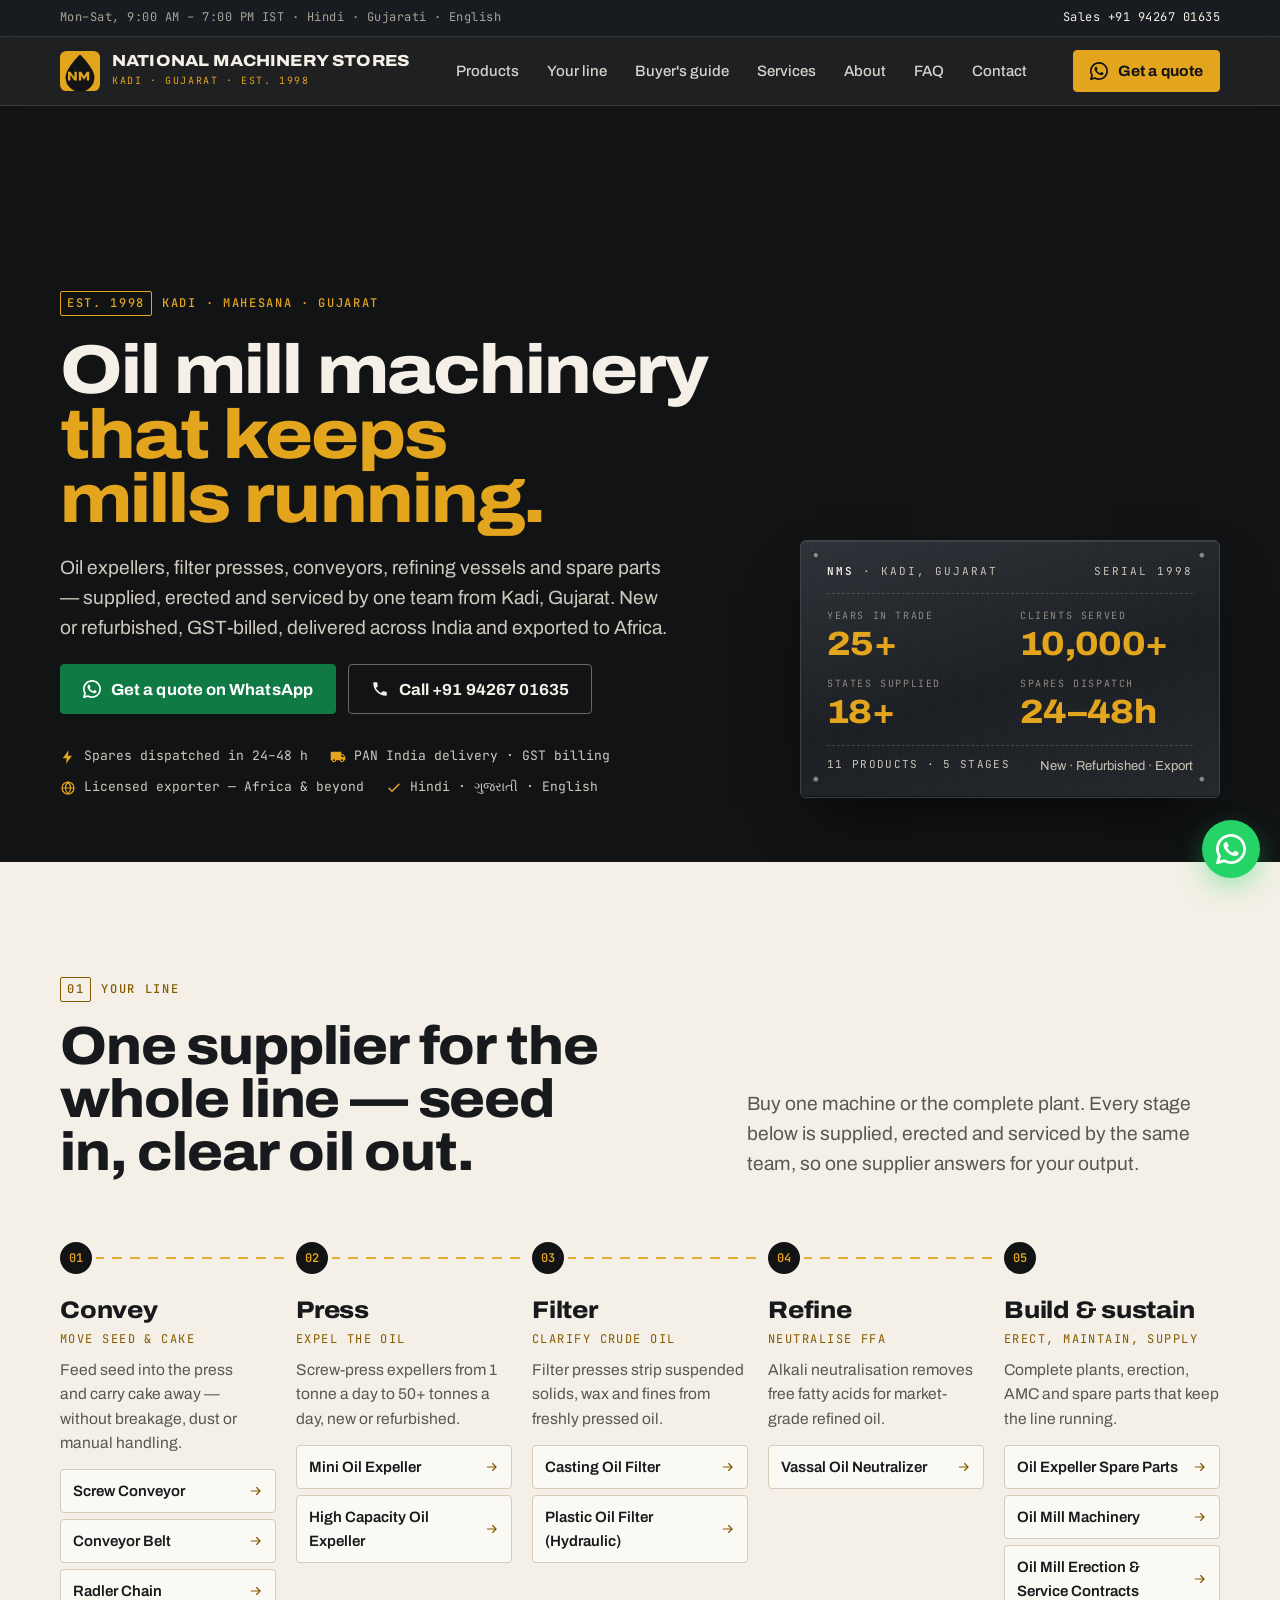
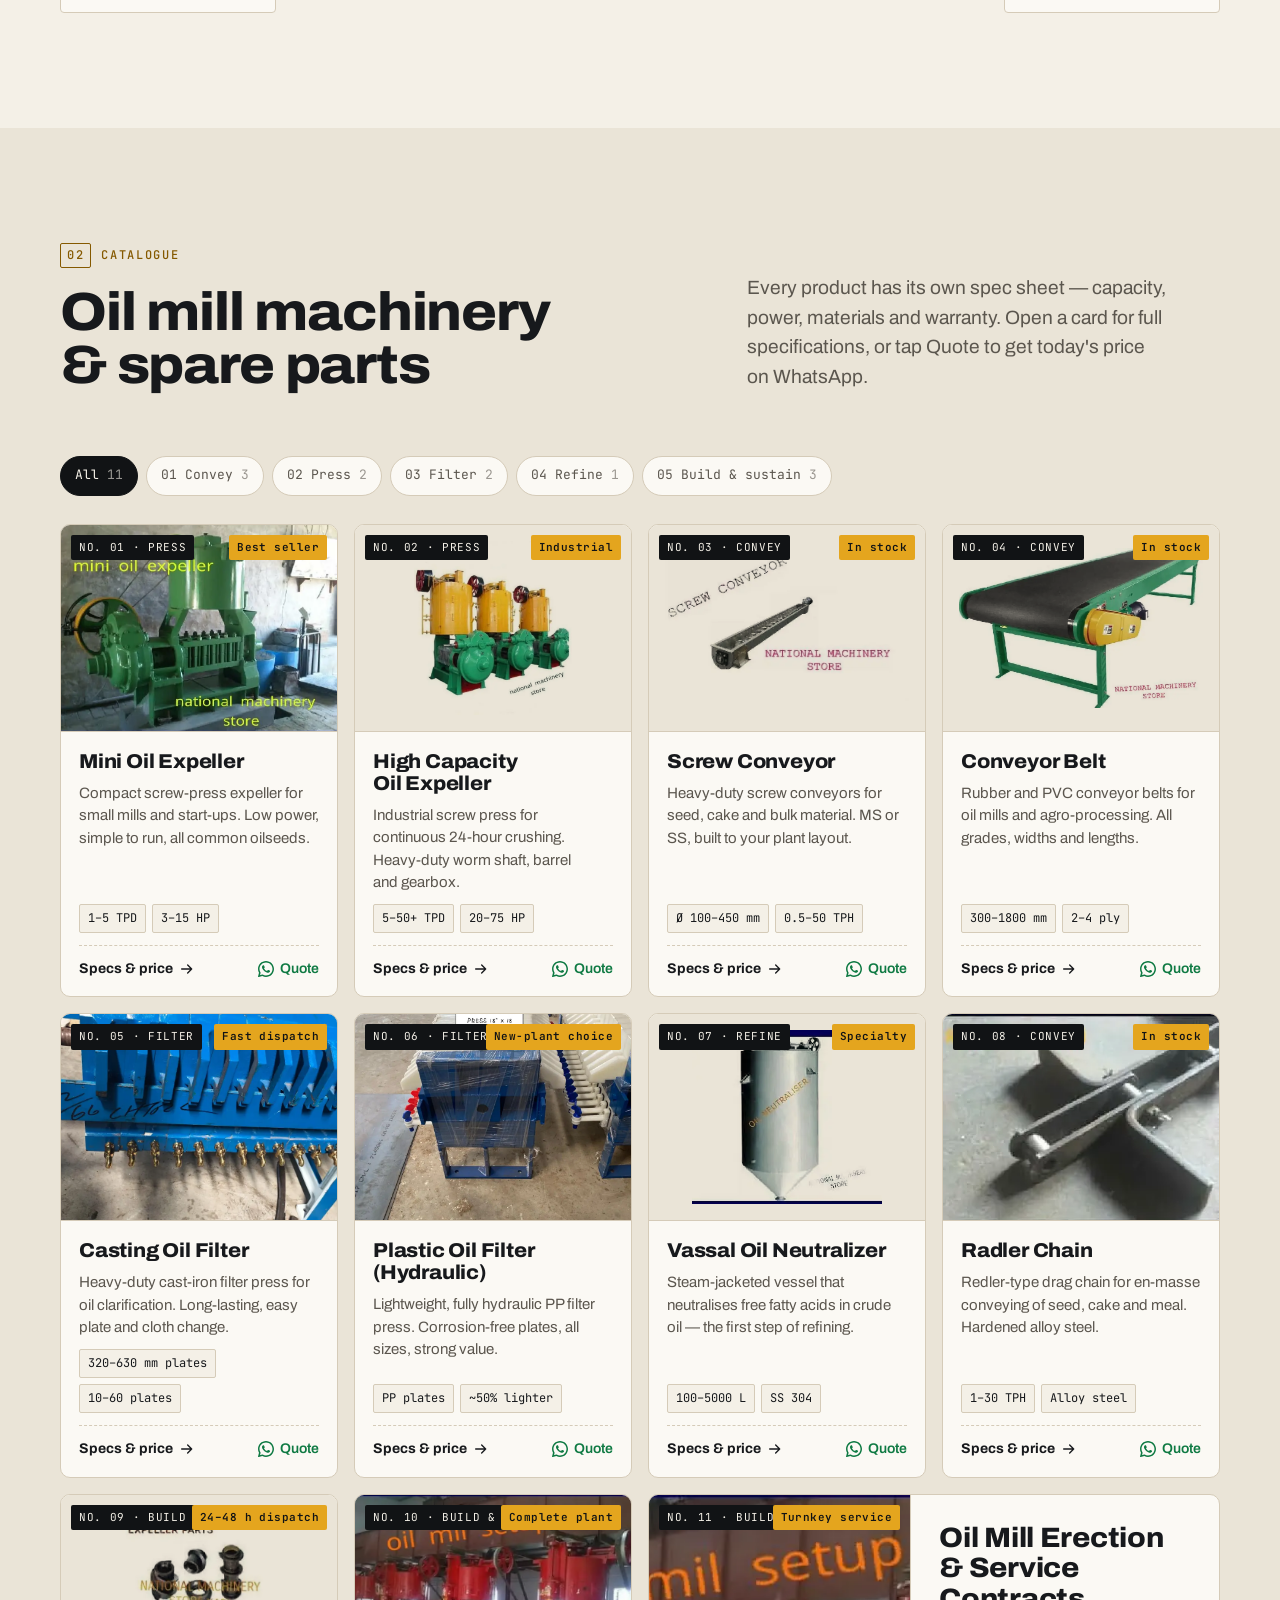
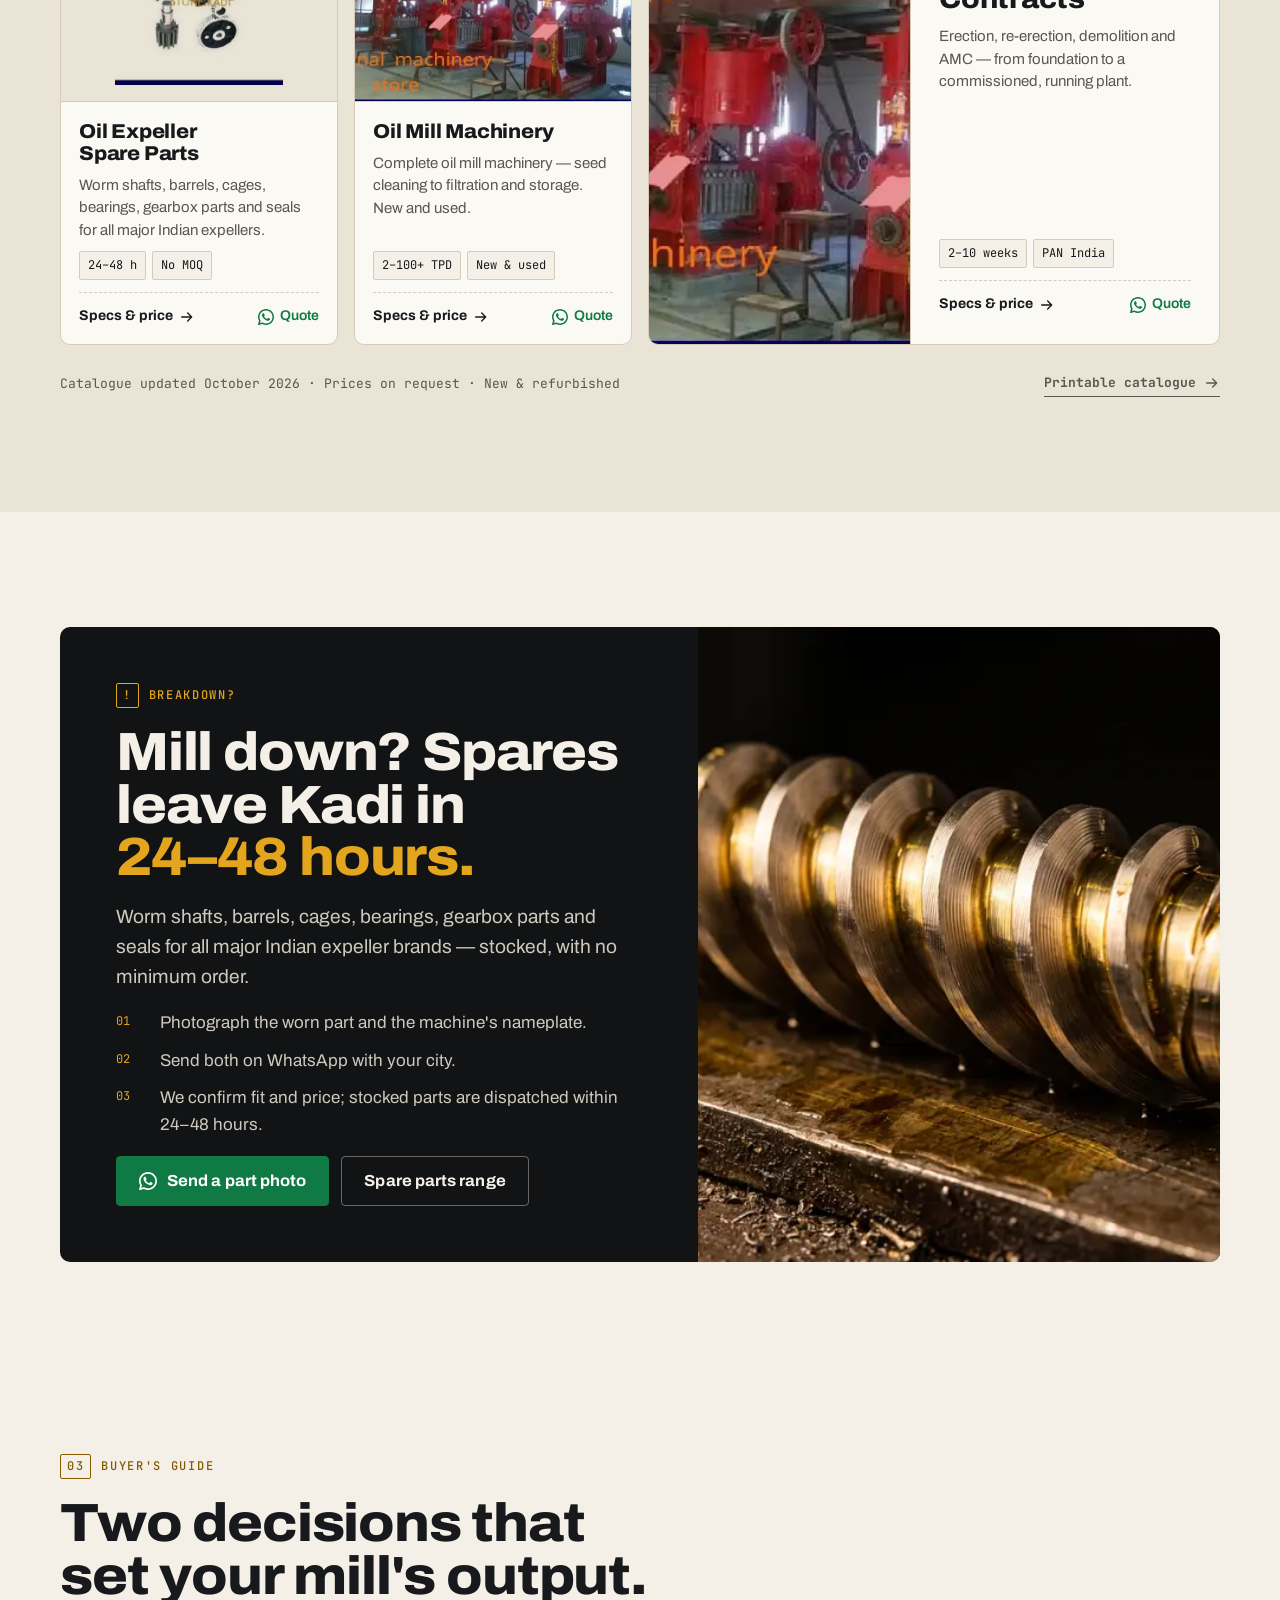
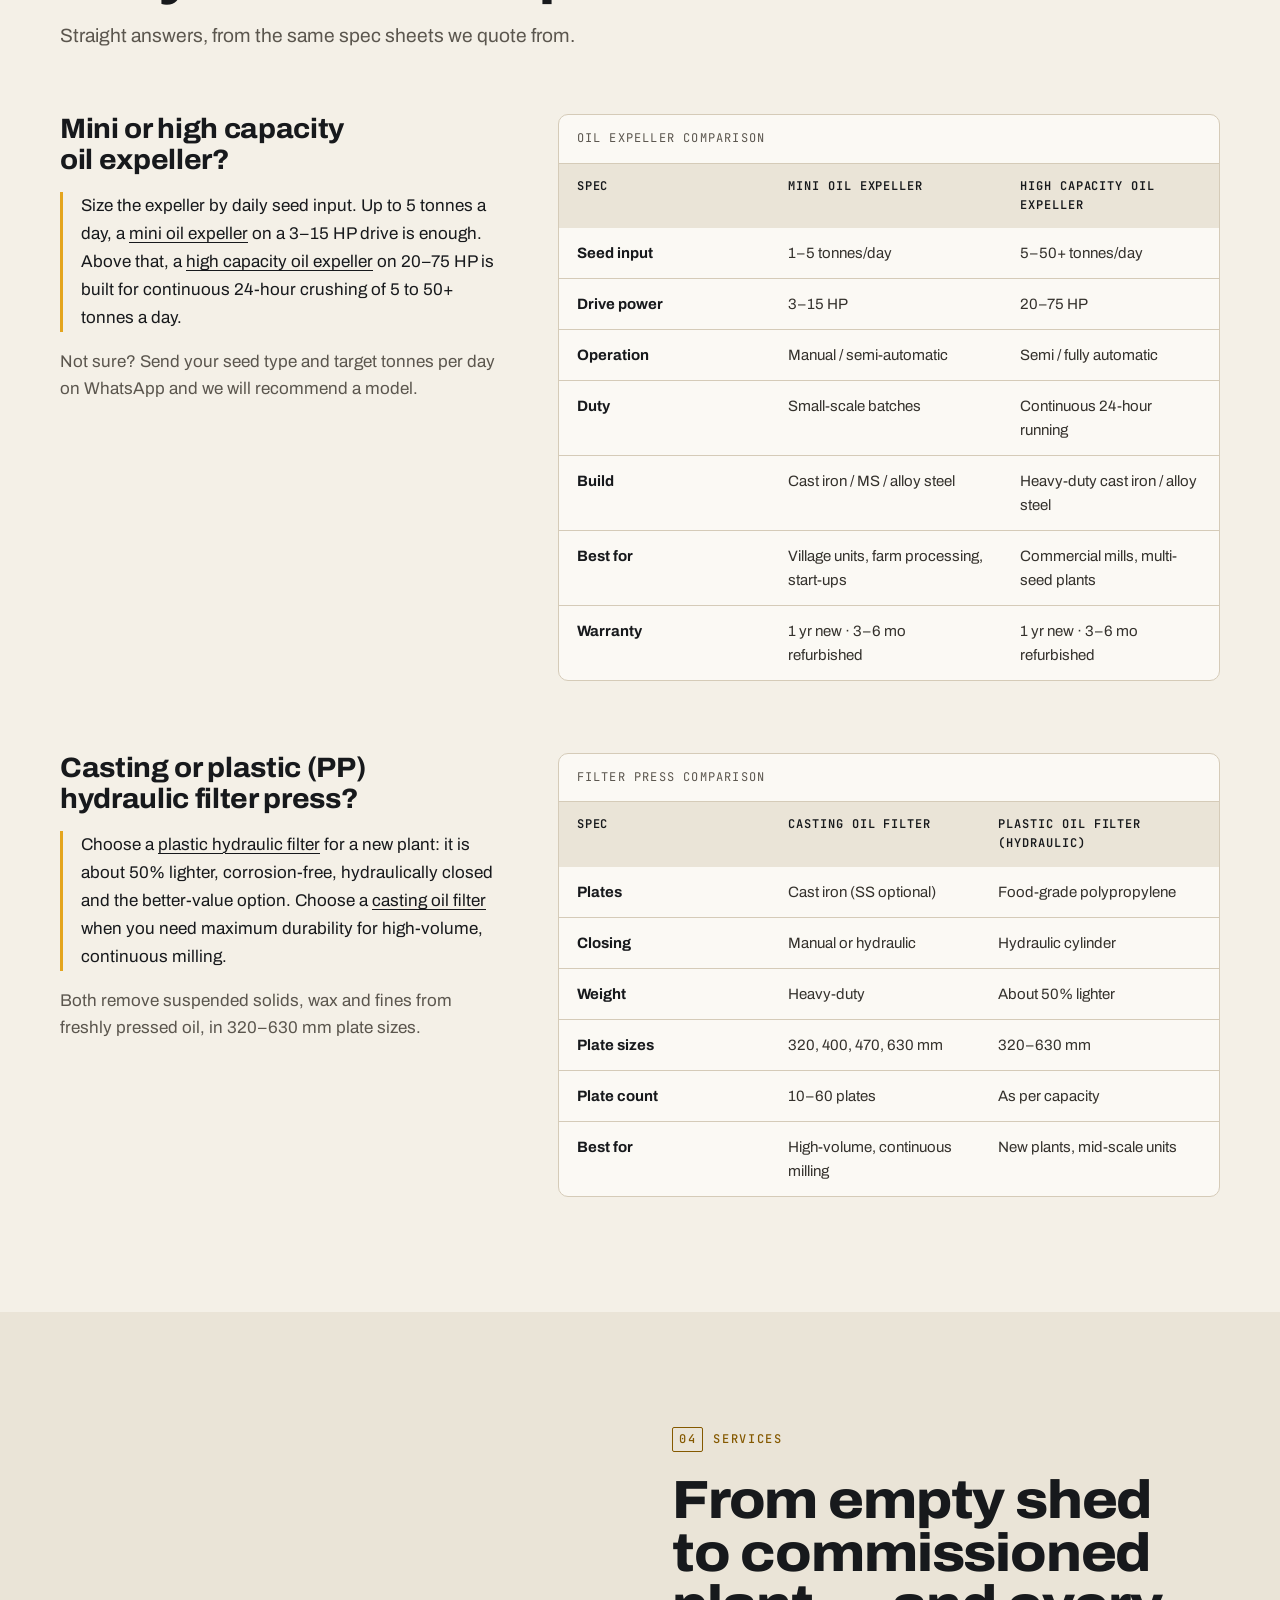
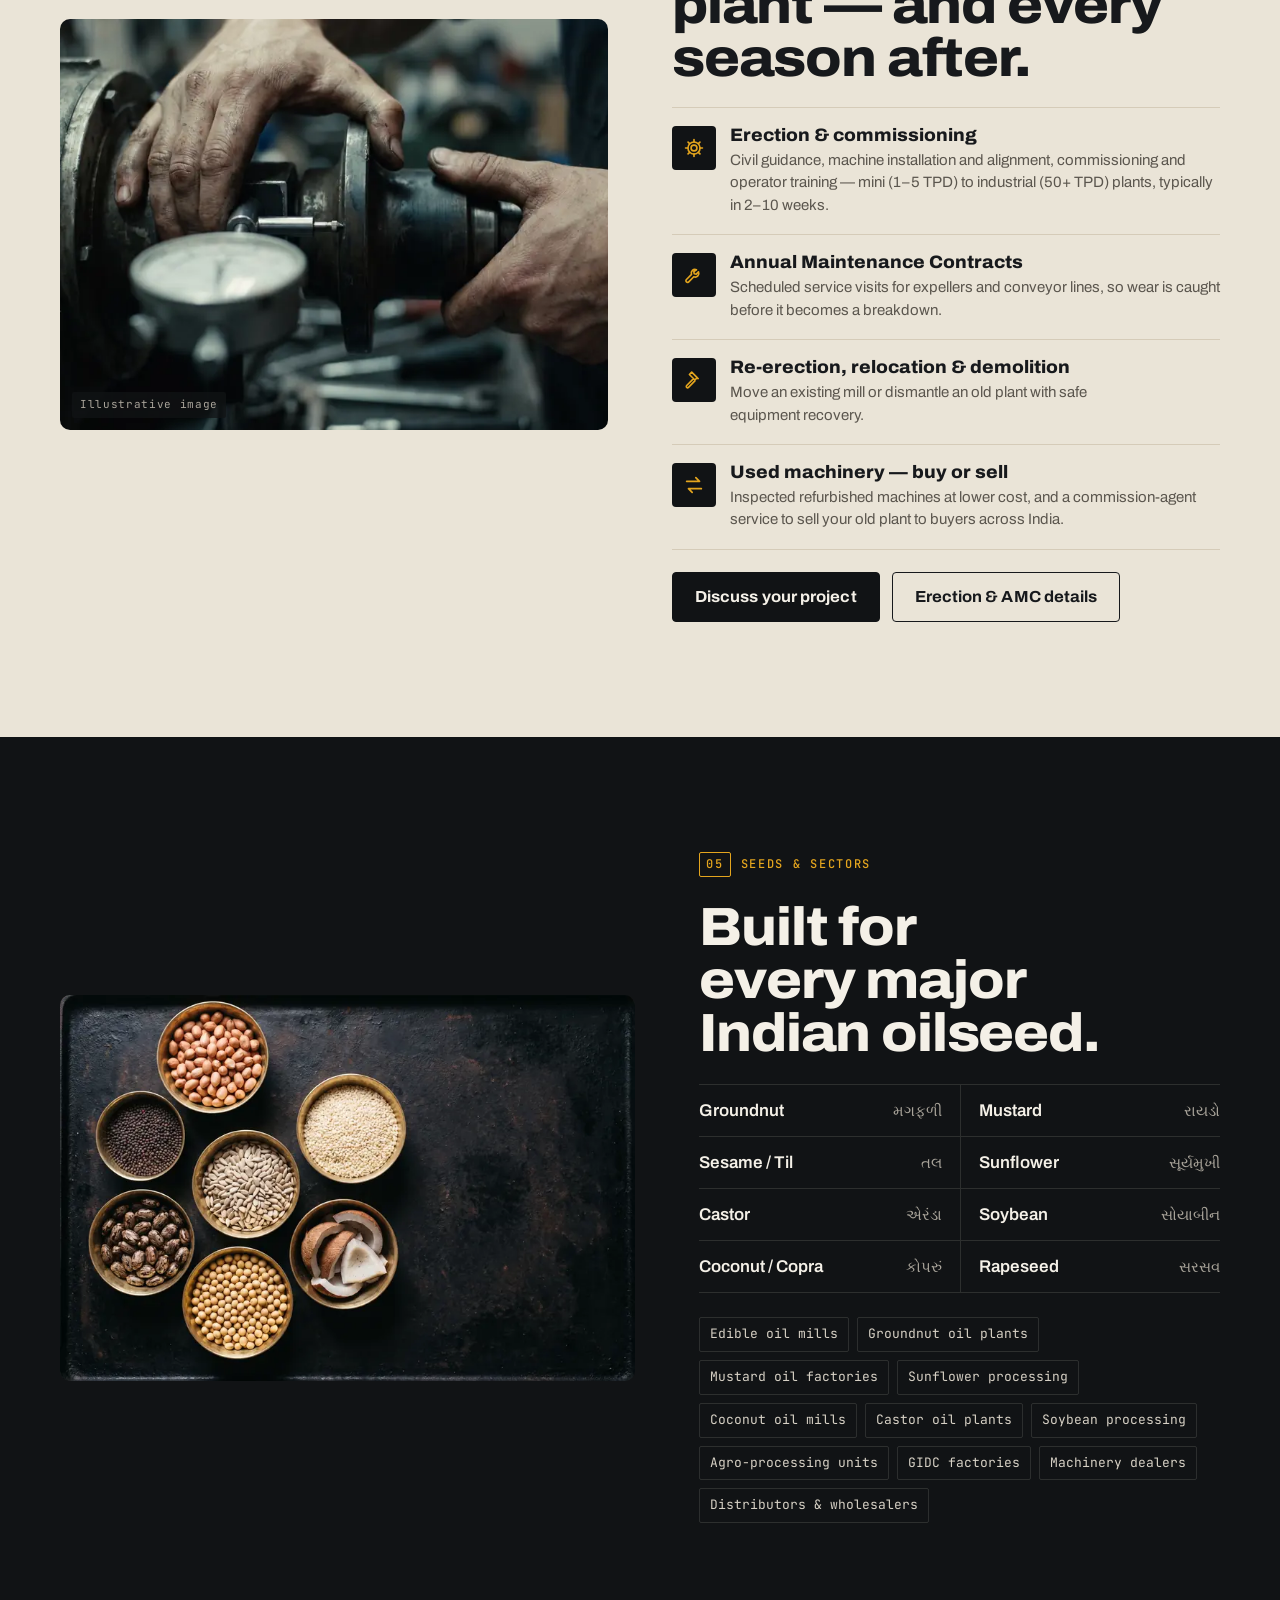
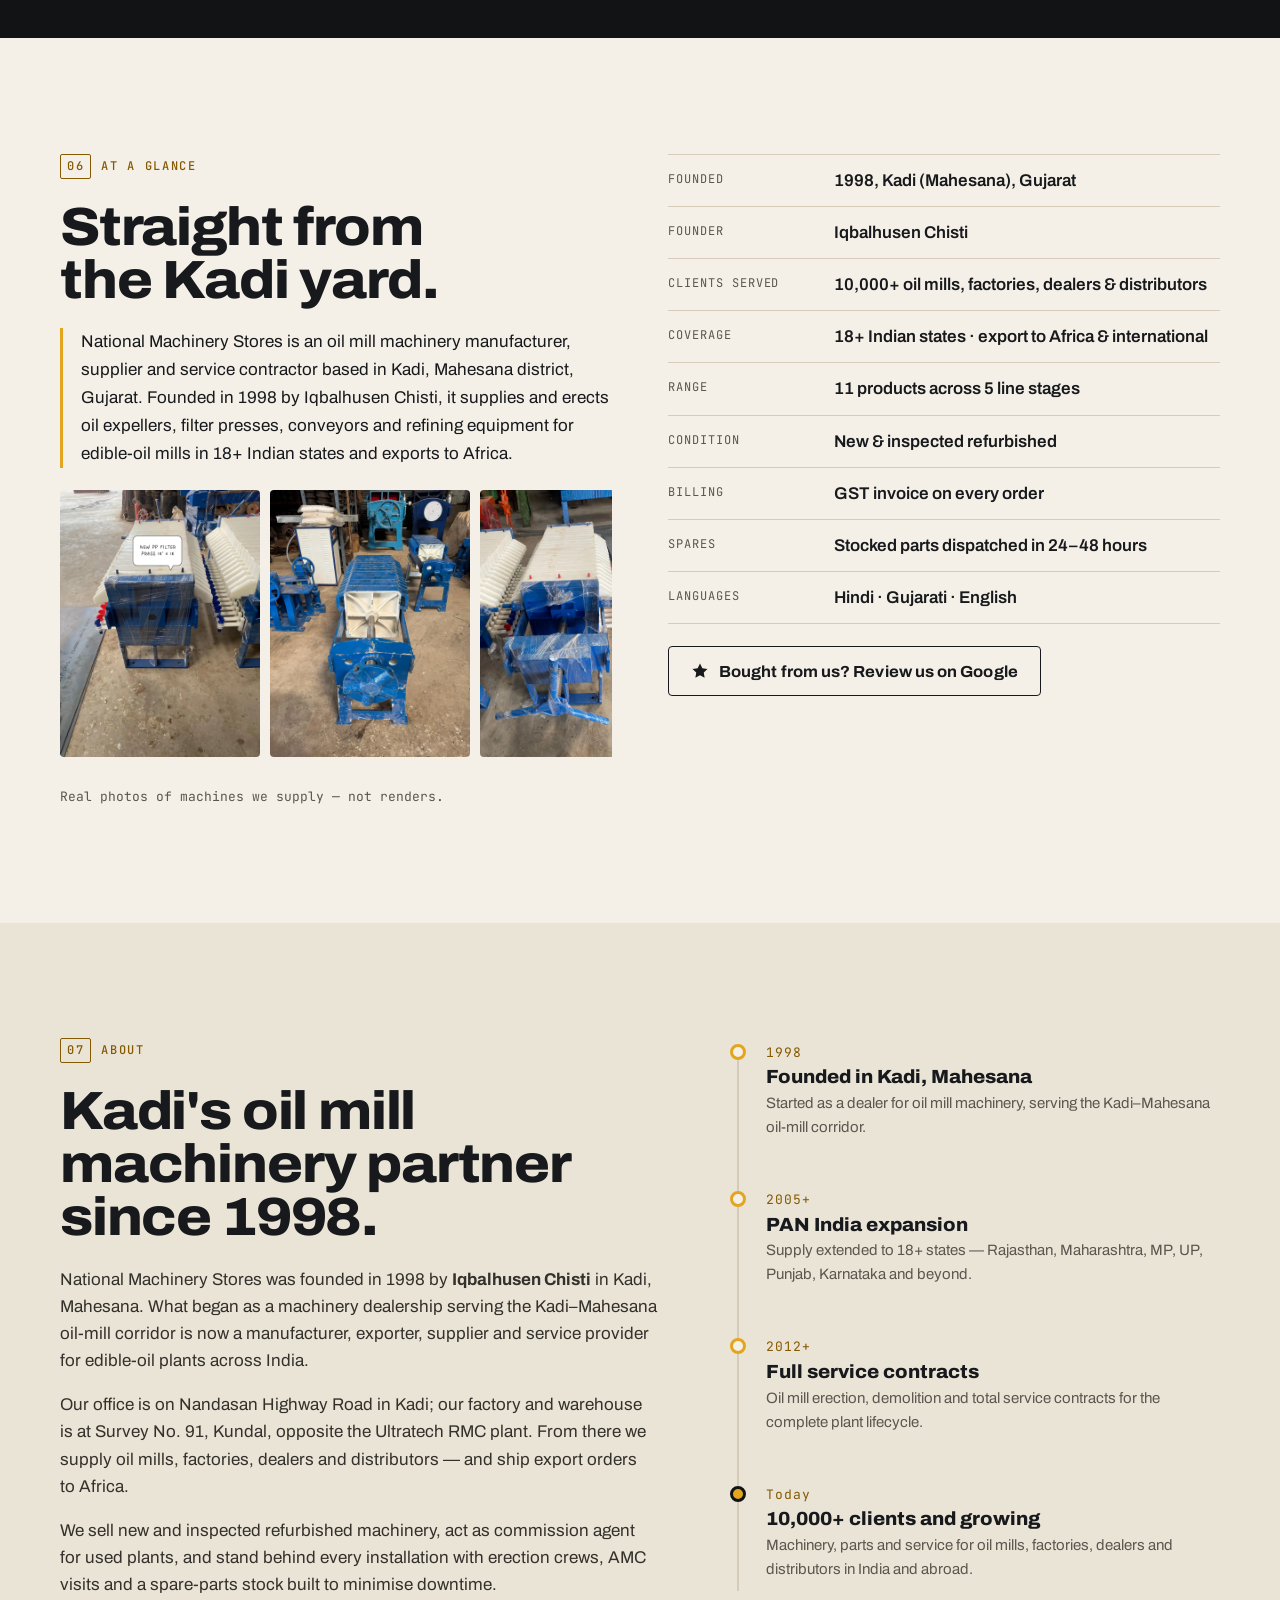
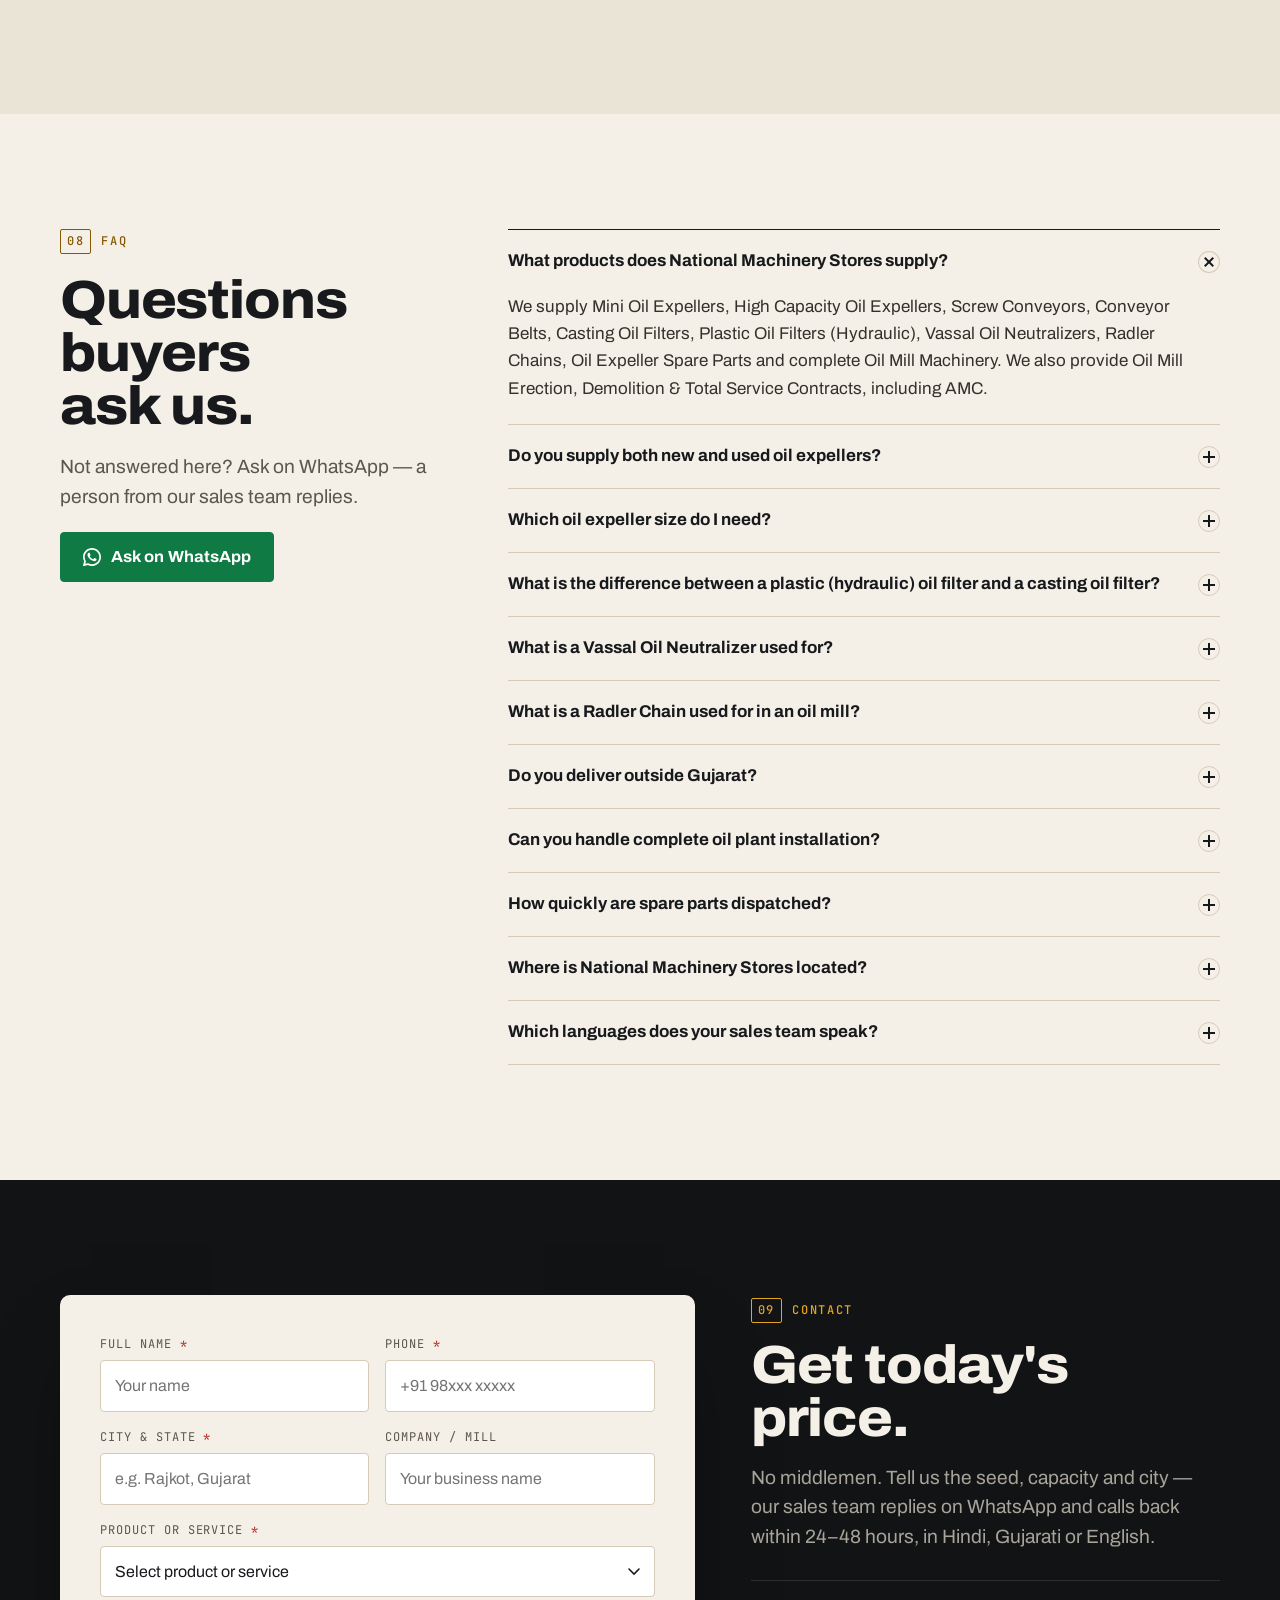
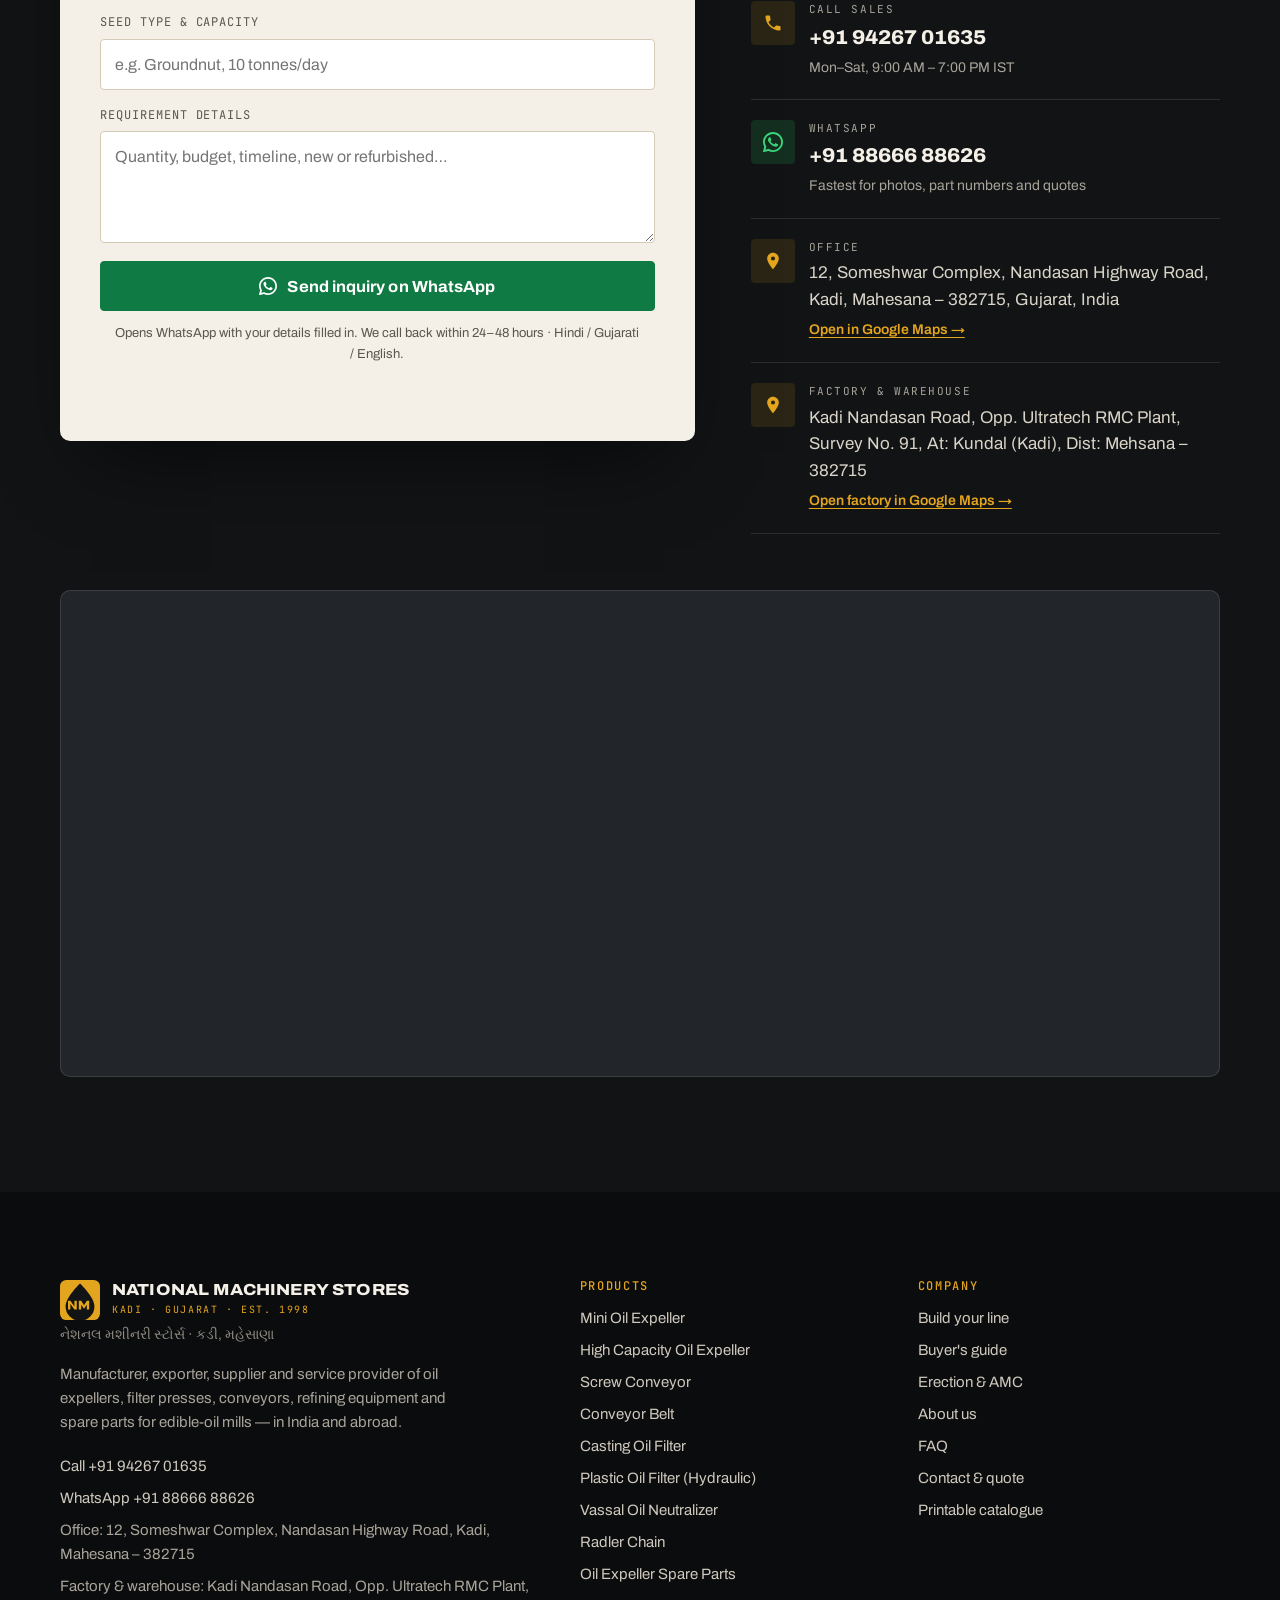
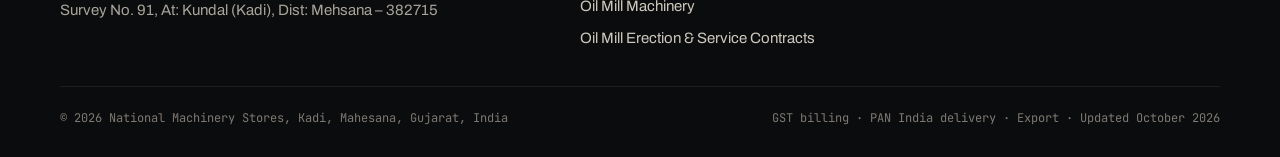
<file: index.html>
<!doctype html>
<html lang="en-IN" data-wa="918866688626">
<head>
<meta charset="utf-8">
<meta name="viewport" content="width=device-width, initial-scale=1">
<title>Oil Mill Machinery &amp; Oil Expellers, Kadi Gujarat | National Machinery Stores</title>
<meta name="description" content="Oil expellers, filter presses, screw conveyors, Radler chains and spare parts — supplied, erected and serviced from Kadi, Gujarat since 1998. Spares in 24–48 h.">
<link rel="canonical" href="https://nationalmachinerystores.com/">
<meta name="robots" content="index, follow, max-image-preview:large">
<meta name="theme-color" content="#111315">
<meta property="og:site_name" content="National Machinery Stores">
<meta property="og:type" content="website">
<meta property="og:locale" content="en_IN">
<meta property="og:title" content="Oil Mill Machinery That Keeps Mills Running | National Machinery Stores">
<meta property="og:description" content="Oil expellers, filter presses, conveyors, refining equipment and spare parts — supplied, erected and serviced from Kadi, Gujarat since 1998.">
<meta property="og:url" content="https://nationalmachinerystores.com/">
<meta property="og:image" content="https://nationalmachinerystores.com/images/og/og-home.jpg">
<meta property="og:image:width" content="1200">
<meta property="og:image:height" content="630">
<meta name="twitter:card" content="summary_large_image">
<meta name="twitter:title" content="Oil Mill Machinery That Keeps Mills Running | National Machinery Stores">
<meta name="twitter:description" content="Oil expellers, filter presses, conveyors and spare parts from Kadi, Gujarat since 1998.">
<meta name="twitter:image" content="https://nationalmachinerystores.com/images/og/og-home.jpg">
<link rel="icon" href="favicon.svg" type="image/svg+xml">
<link rel="icon" href="images/brand/favicon-48.png" sizes="48x48" type="image/png">
<link rel="apple-touch-icon" href="images/brand/apple-touch-icon.png">
<link rel="manifest" href="site.webmanifest">
<link rel="preconnect" href="https://fonts.googleapis.com">
<link rel="preconnect" href="https://fonts.gstatic.com" crossorigin>
<link rel="preload" as="image" media="(min-width: 721px)" imagesrcset="images/editorial/hero-oil-expeller-1400.webp 1400w, images/editorial/hero-oil-expeller-2400.webp 2400w" imagesizes="100vw" fetchpriority="high">
<link rel="preload" as="image" media="(max-width: 720px)" href="images/editorial/hero-oil-expeller-portrait.webp" fetchpriority="high">
<link rel="stylesheet" href="https://fonts.googleapis.com/css2?family=Archivo:wdth,wght@62..125,100..900&amp;family=JetBrains+Mono:wght@400;500;600&amp;display=swap">
<!-- @gen:assets-css -->
<link rel="stylesheet" href="assets/css/site.css?v=cb66d561">
<!-- /@gen:assets-css -->
<!-- @gen:jsonld -->
<script type="application/ld+json">{"@context":"https://schema.org","@graph":[{"@type":"LocalBusiness","@id":"https://nationalmachinerystores.com/#business","name":"National Machinery Stores","alternateName":["NMS Kadi","નેશનલ મશીનરી સ્ટોર્સ"],"url":"https://nationalmachinerystores.com/","logo":"https://nationalmachinerystores.com/images/brand/logo-512.png","image":["https://nationalmachinerystores.com/images/og/og-home.jpg","https://nationalmachinerystores.com/images/products/oil-mill-machinery.webp"],"description":"Oil mill machinery manufacturer, exporter, supplier and service provider in Kadi, Mahesana, Gujarat. Oil expellers, filter presses, screw conveyors, Radler chains, conveyor belts, vassal oil neutralizers, spare parts, and oil mill erection and AMC.","foundingDate":"1998","founder":{"@type":"Person","name":"Iqbalhusen Chisti"},"telephone":"+919426701635","priceRange":"₹₹","currenciesAccepted":"INR","address":{"@type":"PostalAddress","streetAddress":"12, Someshwar Complex, Nandasan Highway Road","addressLocality":"Kadi","addressRegion":"Gujarat","postalCode":"382715","addressCountry":"IN"},"geo":{"@type":"GeoCoordinates","latitude":23.3152919,"longitude":72.3431149},"hasMap":"https://maps.app.goo.gl/qNyq7Abf3dqh4Upk6","openingHoursSpecification":[{"@type":"OpeningHoursSpecification","dayOfWeek":["Monday","Tuesday","Wednesday","Thursday","Friday","Saturday"],"opens":"09:00","closes":"19:00"}],"areaServed":[{"@type":"Country","name":"India"},{"@type":"Continent","name":"Africa"}],"knowsLanguage":["hi","gu","en"],"contactPoint":[{"@type":"ContactPoint","telephone":"+919426701635","contactType":"sales","areaServed":["IN","Africa"],"availableLanguage":["Hindi","Gujarati","English"]},{"@type":"ContactPoint","telephone":"+918866688626","contactType":"customer support","description":"WhatsApp","availableLanguage":["Hindi","Gujarati","English"]}],"department":{"@type":"LocalBusiness","name":"National Machinery Stores — Factory & Warehouse","address":{"@type":"PostalAddress","streetAddress":"Kadi Nandasan Road, Opp. Ultratech RMC Plant, Survey No. 91, Kundal","addressLocality":"Kadi","addressRegion":"Gujarat","postalCode":"382715","addressCountry":"IN"},"hasMap":"https://maps.app.goo.gl/KRnviLk4poASXEFR6"},"sameAs":["https://maps.app.goo.gl/qNyq7Abf3dqh4Upk6"],"knowsAbout":["Oil expeller","Oil mill machinery","Filter press","Edible oil refining","Screw conveyor","En-masse conveyor","Oil mill erection"],"hasOfferCatalog":{"@type":"OfferCatalog","name":"Oil mill machinery & services","itemListElement":[{"@type":"Offer","itemOffered":{"@type":"Product","name":"Mini Oil Expeller","url":"https://nationalmachinerystores.com/products/mini-oil-expeller.html"}},{"@type":"Offer","itemOffered":{"@type":"Product","name":"High Capacity Oil Expeller","url":"https://nationalmachinerystores.com/products/high-capacity-oil-expeller.html"}},{"@type":"Offer","itemOffered":{"@type":"Product","name":"Screw Conveyor","url":"https://nationalmachinerystores.com/products/screw-conveyor.html"}},{"@type":"Offer","itemOffered":{"@type":"Product","name":"Conveyor Belt","url":"https://nationalmachinerystores.com/products/conveyor-belt.html"}},{"@type":"Offer","itemOffered":{"@type":"Product","name":"Casting Oil Filter","url":"https://nationalmachinerystores.com/products/casting-oil-filter.html"}},{"@type":"Offer","itemOffered":{"@type":"Product","name":"Plastic Oil Filter (Hydraulic)","url":"https://nationalmachinerystores.com/products/plastic-oil-filter-hydraulic.html"}},{"@type":"Offer","itemOffered":{"@type":"Product","name":"Vassal Oil Neutralizer","url":"https://nationalmachinerystores.com/products/vassal-oil-neutralizer.html"}},{"@type":"Offer","itemOffered":{"@type":"Product","name":"Radler Chain","url":"https://nationalmachinerystores.com/products/radler-chain.html"}},{"@type":"Offer","itemOffered":{"@type":"Product","name":"Oil Expeller Spare Parts","url":"https://nationalmachinerystores.com/products/oil-expeller-spare-parts.html"}},{"@type":"Offer","itemOffered":{"@type":"Product","name":"Oil Mill Machinery","url":"https://nationalmachinerystores.com/products/oil-mill-machinery.html"}},{"@type":"Offer","itemOffered":{"@type":"Service","name":"Oil Mill Erection & Service Contracts","url":"https://nationalmachinerystores.com/products/oil-mill-erection-service.html"}}]}},{"@type":"WebSite","@id":"https://nationalmachinerystores.com/#website","url":"https://nationalmachinerystores.com/","name":"National Machinery Stores","inLanguage":"en-IN","publisher":{"@id":"https://nationalmachinerystores.com/#business"}},{"@type":"WebPage","@id":"https://nationalmachinerystores.com/#webpage","url":"https://nationalmachinerystores.com/","name":"Oil Mill Machinery & Oil Expellers | National Machinery Stores, Kadi","isPartOf":{"@id":"https://nationalmachinerystores.com/#website"},"about":{"@id":"https://nationalmachinerystores.com/#business"},"dateModified":"2026-10-01","inLanguage":"en-IN","primaryImageOfPage":"https://nationalmachinerystores.com/images/editorial/hero-oil-expeller-1400.webp"},{"@type":"FAQPage","@id":"https://nationalmachinerystores.com/#faq","mainEntity":[{"@type":"Question","name":"What products does National Machinery Stores supply?","acceptedAnswer":{"@type":"Answer","text":"We supply Mini Oil Expellers, High Capacity Oil Expellers, Screw Conveyors, Conveyor Belts, Casting Oil Filters, Plastic Oil Filters (Hydraulic), Vassal Oil Neutralizers, Radler Chains, Oil Expeller Spare Parts and complete Oil Mill Machinery. We also provide Oil Mill Erection, Demolition & Total Service Contracts, including AMC."}},{"@type":"Question","name":"Do you supply both new and used oil expellers?","acceptedAnswer":{"@type":"Answer","text":"Yes. We deal in both new and used (refurbished) oil expellers and oil mill machinery. We also work as commission agents: if you want to sell a used plant or machine, we connect you with buyers across India."}},{"@type":"Question","name":"Which oil expeller size do I need?","acceptedAnswer":{"@type":"Answer","text":"Size the expeller by daily seed input. A mini oil expeller handles 1–5 tonnes per day on 3–15 HP. A high capacity oil expeller handles 5–50+ tonnes per day on 20–75 HP and is built for continuous 24-hour running. Send your seed type and target tonnes per day on WhatsApp and we will recommend a model."}},{"@type":"Question","name":"What is the difference between a plastic (hydraulic) oil filter and a casting oil filter?","acceptedAnswer":{"@type":"Answer","text":"The plastic oil filter uses lightweight polypropylene plates closed hydraulically; it is about 50% lighter, corrosion-free, reasonably priced and the best choice for new oil mill plants. The casting oil filter is heavy-duty cast iron and more durable for high-volume operations. We help you choose for your setup and budget."}},{"@type":"Question","name":"What is a Vassal Oil Neutralizer used for?","acceptedAnswer":{"@type":"Answer","text":"A Vassal Oil Neutralizer is used in edible oil refining to neutralise free fatty acids (FFA) in crude oil with caustic soda, improving oil quality, colour and shelf life. It is the first step of the post-extraction refining stage, before bleaching and deodorisation."}},{"@type":"Question","name":"What is a Radler Chain used for in an oil mill?","acceptedAnswer":{"@type":"Answer","text":"A Radler (Redler) chain drives an en-masse conveyor that moves bulk material such as oilseeds, cake, flour and granules through an enclosed trough without breakage or segregation. In oil mills it feeds seed to expellers and carries cake and meal away."}},{"@type":"Question","name":"Do you deliver outside Gujarat?","acceptedAnswer":{"@type":"Answer","text":"Yes. We supply clients in 18+ Indian states, including Rajasthan, Maharashtra, Madhya Pradesh, Uttar Pradesh, Punjab, Haryana, Karnataka, Andhra Pradesh and Odisha, and export to Africa and other international markets. Every order includes GST billing and transit-safe packaging."}},{"@type":"Question","name":"Can you handle complete oil plant installation?","acceptedAnswer":{"@type":"Answer","text":"Yes. Our Oil Mill Erector, Demolition & Total Service Contract covers complete plant setup — civil guidance, machine installation, commissioning, operator training and ongoing Annual Maintenance Contracts (AMC). Typical projects take 2–10 weeks depending on plant size."}},{"@type":"Question","name":"How quickly are spare parts dispatched?","acceptedAnswer":{"@type":"Answer","text":"Stocked spare parts are dispatched within 24–48 hours. We keep critical parts — worm shafts, barrels, cages and bearings — in stock to minimise mill downtime. For urgent needs, send a photo of the part on WhatsApp for the fastest response."}},{"@type":"Question","name":"Where is National Machinery Stores located?","acceptedAnswer":{"@type":"Answer","text":"Our office is at 12, Someshwar Complex, Nandasan Highway Road, Kadi, Mahesana – 382715, Gujarat. Our factory and warehouse is on Kadi Nandasan Road, opposite Ultratech RMC Plant, Survey No. 91, Kundal (Kadi), Mehsana – 382715. We are open Monday to Saturday, 9 AM to 7 PM IST."}},{"@type":"Question","name":"Which languages does your sales team speak?","acceptedAnswer":{"@type":"Answer","text":"Our sales team speaks Hindi, Gujarati and English. Call +91 94267 01635 or message us on WhatsApp at +91 88666 88626; we call back within 24–48 hours."}}]}]}</script>
<!-- /@gen:jsonld -->
</head>
<body>
<!-- @gen:sprite -->
<svg xmlns="http://www.w3.org/2000/svg" style="display:none" aria-hidden="true">
<symbol id="i-phone" viewBox="0 0 24 24"><path fill="currentColor" d="M6.6 10.8c1.4 2.8 3.8 5.1 6.6 6.6l2.2-2.2c.3-.3.7-.4 1-.2 1.1.4 2.3.6 3.6.6.6 0 1 .4 1 1V20c0 .6-.4 1-1 1-9.4 0-17-7.6-17-17 0-.6.4-1 1-1h3.5c.6 0 1 .4 1 1 0 1.3.2 2.5.6 3.6.1.3 0 .7-.2 1L6.6 10.8z"/></symbol>
<symbol id="i-wa" viewBox="0 0 24 24"><path fill="currentColor" d="M17.47 14.38c-.3-.15-1.76-.87-2.03-.97-.27-.1-.47-.15-.67.15-.2.3-.77.97-.94 1.16-.17.2-.35.22-.64.07-.3-.15-1.26-.46-2.39-1.47-.88-.79-1.48-1.76-1.65-2.06-.17-.3-.02-.46.13-.6.13-.14.3-.35.45-.52.15-.17.2-.3.3-.5.1-.2.05-.37-.03-.52-.07-.15-.67-1.61-.92-2.2-.24-.58-.49-.5-.67-.51h-.57c-.2 0-.52.07-.8.37-.27.3-1.04 1.02-1.04 2.48 0 1.46 1.07 2.88 1.21 3.07.15.2 2.1 3.2 5.08 4.49.71.31 1.26.49 1.7.63.71.23 1.36.2 1.87.12.57-.09 1.76-.72 2-1.41.25-.7.25-1.29.17-1.41-.07-.13-.27-.2-.57-.35z"/><path fill="currentColor" d="M12 0C5.37 0 0 5.37 0 12c0 2.1.55 4.09 1.5 5.81L.06 23.18a.75.75 0 00.93.91l5.5-1.44A11.95 11.95 0 0012 24c6.63 0 12-5.37 12-12S18.63 0 12 0zm0 21.75c-1.8 0-3.5-.49-4.95-1.35l-.36-.21-3.67.96.97-3.58-.23-.37A9.72 9.72 0 012.25 12C2.25 6.59 6.59 2.25 12 2.25S21.75 6.59 21.75 12 17.41 21.75 12 21.75z"/></symbol>
<symbol id="i-arrow" viewBox="0 0 24 24"><path fill="none" stroke="currentColor" stroke-width="2" stroke-linecap="round" stroke-linejoin="round" d="M4 12h15M13 6l6 6-6 6"/></symbol>
<symbol id="i-check" viewBox="0 0 24 24"><path fill="none" stroke="currentColor" stroke-width="2.2" stroke-linecap="round" stroke-linejoin="round" d="M4.5 12.5l4.5 4.5L19.5 6.5"/></symbol>
<symbol id="i-pin" viewBox="0 0 24 24"><path fill="currentColor" d="M12 2C8.13 2 5 5.13 5 9c0 5.25 7 13 7 13s7-7.75 7-13c0-3.87-3.13-7-7-7zm0 9.5a2.5 2.5 0 110-5 2.5 2.5 0 010 5z"/></symbol>
<symbol id="i-clock" viewBox="0 0 24 24"><g fill="none" stroke="currentColor" stroke-width="1.9" stroke-linecap="round"><circle cx="12" cy="12" r="9"/><path d="M12 7v5l3.5 2"/></g></symbol>
<symbol id="i-truck" viewBox="0 0 24 24"><path fill="currentColor" d="M20 8h-3V4H3c-1.1 0-2 .9-2 2v11h2c0 1.66 1.34 3 3 3s3-1.34 3-3h6c0 1.66 1.34 3 3 3s3-1.34 3-3h2v-5l-3-4zM6 18.5a1.5 1.5 0 110-3 1.5 1.5 0 010 3zm13.5-9l1.96 2.5H17V9.5h2.5zM18 18.5a1.5 1.5 0 110-3 1.5 1.5 0 010 3z"/></symbol>
<symbol id="i-globe" viewBox="0 0 24 24"><g fill="none" stroke="currentColor" stroke-width="1.8"><circle cx="12" cy="12" r="9"/><path d="M3 12h18M12 3c2.5 2.6 3.8 5.6 3.8 9s-1.3 6.4-3.8 9c-2.5-2.6-3.8-5.6-3.8-9S9.5 5.6 12 3z"/></g></symbol>
<symbol id="i-receipt" viewBox="0 0 24 24"><g fill="none" stroke="currentColor" stroke-width="1.8" stroke-linejoin="round"><path d="M6 3h12v18l-3-2-3 2-3-2-3 2V3z"/><path d="M9 8h6M9 12h6" stroke-linecap="round"/></g></symbol>
<symbol id="i-wrench" viewBox="0 0 24 24"><path fill="none" stroke="currentColor" stroke-width="1.8" stroke-linejoin="round" d="M14.7 6.3a4 4 0 00-5.4 5.1L3.5 17.2a1.8 1.8 0 002.5 2.5l5.8-5.8a4 4 0 005.1-5.4l-2.5 2.5-2.2-.4-.4-2.2 2.9-2.1z"/></symbol>
<symbol id="i-gear" viewBox="0 0 24 24"><g fill="none" stroke="currentColor" stroke-width="1.8"><circle cx="12" cy="12" r="3.2"/><path stroke-linecap="round" d="M12 2.8v2.6M12 18.6v2.6M21.2 12h-2.6M5.4 12H2.8M18.5 5.5l-1.8 1.8M7.3 16.7l-1.8 1.8M18.5 18.5l-1.8-1.8M7.3 7.3L5.5 5.5"/><circle cx="12" cy="12" r="6.6"/></g></symbol>
<symbol id="i-swap" viewBox="0 0 24 24"><path fill="none" stroke="currentColor" stroke-width="1.9" stroke-linecap="round" stroke-linejoin="round" d="M4 8h14l-4-4M20 16H6l4 4"/></symbol>
<symbol id="i-hammer" viewBox="0 0 24 24"><path fill="none" stroke="currentColor" stroke-width="1.8" stroke-linejoin="round" d="M13 7l4 4M9.5 3.5l6 6-2.5 2.5-6-6zM11.5 10.5L4 18a1.4 1.4 0 002 2l7.5-7.5"/></symbol>
<symbol id="i-bolt" viewBox="0 0 24 24"><path fill="currentColor" d="M13 2L4 14h6l-1 8 9-12h-6l1-8z"/></symbol>
<symbol id="i-menu" viewBox="0 0 24 24"><path fill="none" stroke="currentColor" stroke-width="2" stroke-linecap="round" d="M4 7h16M4 12h16M4 17h10"/></symbol>
<symbol id="i-close" viewBox="0 0 24 24"><path fill="none" stroke="currentColor" stroke-width="2" stroke-linecap="round" d="M6 6l12 12M18 6L6 18"/></symbol>
<symbol id="i-star" viewBox="0 0 24 24"><path fill="currentColor" d="M12 2l3.09 6.26L22 9.27l-5 4.87 1.18 6.88L12 17.77l-6.18 3.25L7 14.14 2 9.27l6.91-1.01L12 2z"/></symbol>
</svg>
<!-- /@gen:sprite -->
<!-- @gen:chrome-top -->
<a class="skip" href="#main">Skip to content</a>
<div class="util">
  <div class="wrap">
    <span>Mon–Sat, 9:00 AM – 7:00 PM IST<span class="util-langs"> · Hindi · Gujarati · English</span></span>
    <a href="tel:+919426701635">Sales +91 94267 01635</a>
  </div>
</div>
<header class="header">
  <div class="wrap">
    <a class="brand" href="./" aria-label="National Machinery Stores — home">
      <svg viewBox="0 0 100 100" xmlns="http://www.w3.org/2000/svg" role="img" aria-label="National Machinery Stores logo"><rect width="100" height="100" rx="16" fill="#E4A51E"/><path d="M50 9C50 9 14 43 14 66a36 36 0 0072 0C86 43 50 9 50 9z" fill="#111315"/><polygon points="20,52 26,52 36,66 36,52 42,52 42,74 36,74 26,60 26,74 20,74" fill="#E4A51E"/><polygon points="47,52 53,52 60,63 67,52 73,52 73,74 67,74 67,62 60,72 53,62 53,74 47,74" fill="#E4A51E"/></svg>
      <span><span class="brand-name">National Machinery Stores</span><span class="brand-sub">Kadi · Gujarat · Est. 1998</span></span>
    </a>
    <nav class="nav" aria-label="Primary"><a href="./#products">Products</a><a href="./#line">Your line</a><a href="./#guide">Buyer&#x27;s guide</a><a href="./#services">Services</a><a href="./#about">About</a><a href="./#faq">FAQ</a><a href="./#contact">Contact</a></nav>
    <a class="btn btn--sm header-cta" href="https://wa.me/918866688626?text=Hello%20National%20Machinery%20Stores%2C%20I%20need%20a%20quote." target="_blank" rel="noopener"><svg aria-hidden="true" focusable="false"><use href="#i-wa"/></svg>Get a quote</a>
    <button class="menu-btn" type="button" data-open-drawer aria-controls="drawer" aria-expanded="false" aria-label="Open menu"><svg aria-hidden="true" focusable="false"><use href="#i-menu"/></svg></button>
  </div>
</header>
<div class="drawer" id="drawer" aria-hidden="true" role="dialog" aria-label="Menu">
  <div class="drawer-top">
    <span class="brand-sub">Menu</span>
    <button class="menu-btn" type="button" data-close-drawer aria-label="Close menu"><svg aria-hidden="true" focusable="false"><use href="#i-close"/></svg></button>
  </div>
  <nav aria-label="Mobile"><a href="./#products">Products</a><a href="./#line">Your line</a><a href="./#guide">Buyer&#x27;s guide</a><a href="./#services">Services</a><a href="./#about">About</a><a href="./#faq">FAQ</a><a href="./#contact">Contact</a></nav>
  <div class="btn-row">
    <a class="btn" href="tel:+919426701635"><svg aria-hidden="true" focusable="false"><use href="#i-phone"/></svg>Call</a>
    <a class="btn btn--wa" href="https://wa.me/918866688626?text=Hello%20National%20Machinery%20Stores%2C%20I%20need%20a%20quote." target="_blank" rel="noopener"><svg aria-hidden="true" focusable="false"><use href="#i-wa"/></svg>WhatsApp</a>
  </div>
</div>
<!-- /@gen:chrome-top -->

<main id="main">

<!-- ═══════════ HERO ═══════════ -->
<section class="hero" aria-labelledby="hero-h">
  <picture class="hero-media">
    <source media="(max-width: 720px)" srcset="images/editorial/hero-oil-expeller-portrait.webp">
    <img src="images/editorial/hero-oil-expeller-1400.webp" srcset="images/editorial/hero-oil-expeller-800.webp 800w, images/editorial/hero-oil-expeller-1400.webp 1400w, images/editorial/hero-oil-expeller-2400.webp 2400w" sizes="100vw" width="2400" height="1340" alt="Golden groundnut oil pouring from the outlet of a cast-iron oil expeller into a steel trough" fetchpriority="high" decoding="async">
  </picture>
  <div class="wrap hero-inner">
    <div class="hero-copy">
      <span class="eyebrow"><span class="idx">EST. 1998</span> Kadi · Mahesana · Gujarat</span>
      <h1 class="h-display" id="hero-h">Oil mill machinery <span class="gold">that keeps mills running.</span></h1>
      <p class="lede">Oil expellers, filter presses, conveyors, refining vessels and spare parts — supplied, erected and serviced by one team from Kadi, Gujarat. New or refurbished, GST-billed, delivered across India and exported to Africa.</p>
      <div class="btn-row">
        <a class="btn btn--wa" href="https://wa.me/918866688626?text=Hello%20National%20Machinery%20Stores%2C%20I%20need%20a%20quote." target="_blank" rel="noopener"><svg aria-hidden="true" focusable="false"><use href="#i-wa"/></svg>Get a quote on WhatsApp</a>
        <a class="btn btn--ghost" href="tel:+919426701635"><svg aria-hidden="true" focusable="false"><use href="#i-phone"/></svg>Call +91 94267 01635</a>
      </div>
      <ul class="trust" role="list">
        <li><svg aria-hidden="true"><use href="#i-bolt"/></svg>Spares dispatched in 24–48 h</li>
        <li><svg aria-hidden="true"><use href="#i-truck"/></svg>PAN India delivery · GST billing</li>
        <li><svg aria-hidden="true"><use href="#i-globe"/></svg>Licensed exporter — Africa &amp; beyond</li>
        <li><svg aria-hidden="true"><use href="#i-check"/></svg>Hindi · <span lang="gu">ગુજરાતી</span> · English</li>
      </ul>
    </div>
    <aside class="plate" aria-label="Company facts">
      <div class="plate-head"><span><b>NMS</b> · Kadi, Gujarat</span><span>Serial 1998</span></div>
      <dl>
        <div><dt>Years in trade</dt><dd>25+</dd></div>
        <div><dt>Clients served</dt><dd>10,000+</dd></div>
        <div><dt>States supplied</dt><dd>18+</dd></div>
        <div><dt>Spares dispatch</dt><dd>24–48h</dd></div>
      </dl>
      <div class="plate-foot"><span>11 products · 5 stages</span><span>New · Refurbished · Export</span></div>
    </aside>
  </div>
</section>

<!-- ═══════════ THE LINE ═══════════ -->
<section class="section" id="line" aria-labelledby="line-h">
  <div class="wrap">
    <div class="section-head section-head--split">
      <div class="stack" style="--gap:18px">
        <span class="eyebrow"><span class="idx">01</span> Your line</span>
        <h2 class="h-section" id="line-h">One supplier for the whole line — seed in, clear oil out.</h2>
      </div>
      <p class="lede">Buy one machine or the complete plant. Every stage below is supplied, erected and serviced by the same team, so one supplier answers for your output.</p>
    </div>
    <div class="line">
<!-- @gen:line -->
<div class="stage rv">
  <span class="stage-num">01</span>
  <h3>Convey</h3>
  <p class="verb">Move seed &amp; cake</p>
  <p>Feed seed into the press and carry cake away — without breakage, dust or manual handling.</p>
  <ul><li><a href="products/screw-conveyor.html">Screw Conveyor<svg aria-hidden="true" focusable="false"><use href="#i-arrow"/></svg></a></li><li><a href="products/conveyor-belt.html">Conveyor Belt<svg aria-hidden="true" focusable="false"><use href="#i-arrow"/></svg></a></li><li><a href="products/radler-chain.html">Radler Chain<svg aria-hidden="true" focusable="false"><use href="#i-arrow"/></svg></a></li></ul>
</div>
<div class="stage rv">
  <span class="stage-num">02</span>
  <h3>Press</h3>
  <p class="verb">Expel the oil</p>
  <p>Screw-press expellers from 1 tonne a day to 50+ tonnes a day, new or refurbished.</p>
  <ul><li><a href="products/mini-oil-expeller.html">Mini Oil Expeller<svg aria-hidden="true" focusable="false"><use href="#i-arrow"/></svg></a></li><li><a href="products/high-capacity-oil-expeller.html">High Capacity Oil Expeller<svg aria-hidden="true" focusable="false"><use href="#i-arrow"/></svg></a></li></ul>
</div>
<div class="stage rv">
  <span class="stage-num">03</span>
  <h3>Filter</h3>
  <p class="verb">Clarify crude oil</p>
  <p>Filter presses strip suspended solids, wax and fines from freshly pressed oil.</p>
  <ul><li><a href="products/casting-oil-filter.html">Casting Oil Filter<svg aria-hidden="true" focusable="false"><use href="#i-arrow"/></svg></a></li><li><a href="products/plastic-oil-filter-hydraulic.html">Plastic Oil Filter (Hydraulic)<svg aria-hidden="true" focusable="false"><use href="#i-arrow"/></svg></a></li></ul>
</div>
<div class="stage rv">
  <span class="stage-num">04</span>
  <h3>Refine</h3>
  <p class="verb">Neutralise FFA</p>
  <p>Alkali neutralisation removes free fatty acids for market-grade refined oil.</p>
  <ul><li><a href="products/vassal-oil-neutralizer.html">Vassal Oil Neutralizer<svg aria-hidden="true" focusable="false"><use href="#i-arrow"/></svg></a></li></ul>
</div>
<div class="stage rv">
  <span class="stage-num">05</span>
  <h3>Build &amp; sustain</h3>
  <p class="verb">Erect, maintain, supply</p>
  <p>Complete plants, erection, AMC and spare parts that keep the line running.</p>
  <ul><li><a href="products/oil-expeller-spare-parts.html">Oil Expeller Spare Parts<svg aria-hidden="true" focusable="false"><use href="#i-arrow"/></svg></a></li><li><a href="products/oil-mill-machinery.html">Oil Mill Machinery<svg aria-hidden="true" focusable="false"><use href="#i-arrow"/></svg></a></li><li><a href="products/oil-mill-erection-service.html">Oil Mill Erection &amp; Service Contracts<svg aria-hidden="true" focusable="false"><use href="#i-arrow"/></svg></a></li></ul>
</div>
<!-- /@gen:line -->
    </div>
  </div>
</section>

<!-- ═══════════ PRODUCTS ═══════════ -->
<section class="section on-paper-2" id="products" aria-labelledby="products-h">
  <div class="wrap">
    <div class="section-head section-head--split">
      <div class="stack" style="--gap:18px">
        <span class="eyebrow"><span class="idx">02</span> Catalogue</span>
        <h2 class="h-section" id="products-h">Oil mill machinery &amp; spare parts</h2>
      </div>
      <p class="lede">Every product has its own spec sheet — capacity, power, materials and warranty. Open a card for full specifications, or tap Quote to get today's price on WhatsApp.</p>
    </div>
    <div class="filters" role="group" aria-label="Filter products by line stage">
<!-- @gen:filters -->
<button class="chip" type="button" data-filter="all" aria-pressed="true">All <span class="n">11</span></button>
<button class="chip" type="button" data-filter="convey" aria-pressed="false">01 Convey <span class="n">3</span></button>
<button class="chip" type="button" data-filter="press" aria-pressed="false">02 Press <span class="n">2</span></button>
<button class="chip" type="button" data-filter="filter" aria-pressed="false">03 Filter <span class="n">2</span></button>
<button class="chip" type="button" data-filter="refine" aria-pressed="false">04 Refine <span class="n">1</span></button>
<button class="chip" type="button" data-filter="sustain" aria-pressed="false">05 Build &amp; sustain <span class="n">3</span></button>
<!-- /@gen:filters -->
    </div>
    <div class="grid-cards">
<!-- @gen:cards -->
<article class="card rv" data-stage="press">
  <div class="card-media fit-cover">
    <span class="card-tag">No. 01 · Press</span><span class="card-badge">Best seller</span>
    <img src="images/products/mini-oil-expeller.webp" alt="Green mini oil expeller with motor and pulley drive at National Machinery Stores, Kadi" width="789" height="600" loading="lazy" decoding="async">
  </div>
  <div class="card-body">
    <h3><a href="products/mini-oil-expeller.html">Mini Oil Expeller</a></h3>
    <p>Compact screw-press expeller for small mills and start-ups. Low power, simple to run, all common oilseeds.</p>
    <div class="specs-inline"><span class="spec-pill">1–5 TPD</span><span class="spec-pill">3–15 HP</span></div>
    <div class="card-foot"><span class="card-cta">Specs &amp; price <svg aria-hidden="true" focusable="false"><use href="#i-arrow"/></svg></span><a class="wa-mini" href="https://wa.me/918866688626?text=Hello%20National%20Machinery%20Stores%2C%20I%20need%20price%20and%20availability%20for%3A%20Mini%20Oil%20Expeller." target="_blank" rel="noopener"><svg aria-hidden="true" focusable="false"><use href="#i-wa"/></svg>Quote</a></div>
  </div>
</article>
<article class="card rv" data-stage="press">
  <div class="card-media fit-contain">
    <span class="card-tag">No. 02 · Press</span><span class="card-badge">Industrial</span>
    <img src="images/products/high-capacity-oil-expeller.webp" alt="Row of three high capacity oil expellers with yellow seed hoppers and green gear housings" width="546" height="599" loading="lazy" decoding="async">
  </div>
  <div class="card-body">
    <h3><a href="products/high-capacity-oil-expeller.html">High Capacity Oil Expeller</a></h3>
    <p>Industrial screw press for continuous 24-hour crushing. Heavy-duty worm shaft, barrel and gearbox.</p>
    <div class="specs-inline"><span class="spec-pill">5–50+ TPD</span><span class="spec-pill">20–75 HP</span></div>
    <div class="card-foot"><span class="card-cta">Specs &amp; price <svg aria-hidden="true" focusable="false"><use href="#i-arrow"/></svg></span><a class="wa-mini" href="https://wa.me/918866688626?text=Hello%20National%20Machinery%20Stores%2C%20I%20need%20price%20and%20availability%20for%3A%20High%20Capacity%20Oil%20Expeller." target="_blank" rel="noopener"><svg aria-hidden="true" focusable="false"><use href="#i-wa"/></svg>Quote</a></div>
  </div>
</article>
<article class="card rv" data-stage="convey">
  <div class="card-media fit-contain">
    <span class="card-tag">No. 03 · Convey</span><span class="card-badge">In stock</span>
    <img src="images/products/screw-conveyor.webp" alt="Tubular screw conveyor with inlet and discharge for oil mill material handling" width="592" height="357" loading="lazy" decoding="async">
  </div>
  <div class="card-body">
    <h3><a href="products/screw-conveyor.html">Screw Conveyor</a></h3>
    <p>Heavy-duty screw conveyors for seed, cake and bulk material. MS or SS, built to your plant layout.</p>
    <div class="specs-inline"><span class="spec-pill">Ø 100–450 mm</span><span class="spec-pill">0.5–50 TPH</span></div>
    <div class="card-foot"><span class="card-cta">Specs &amp; price <svg aria-hidden="true" focusable="false"><use href="#i-arrow"/></svg></span><a class="wa-mini" href="https://wa.me/918866688626?text=Hello%20National%20Machinery%20Stores%2C%20I%20need%20price%20and%20availability%20for%3A%20Screw%20Conveyor." target="_blank" rel="noopener"><svg aria-hidden="true" focusable="false"><use href="#i-wa"/></svg>Quote</a></div>
  </div>
</article>
<article class="card rv" data-stage="convey">
  <div class="card-media fit-contain">
    <span class="card-tag">No. 04 · Convey</span><span class="card-badge">In stock</span>
    <img src="images/products/conveyor-belt.webp" alt="Flat belt conveyor on a green steel frame with geared motor drive" width="800" height="523" loading="lazy" decoding="async">
  </div>
  <div class="card-body">
    <h3><a href="products/conveyor-belt.html">Conveyor Belt</a></h3>
    <p>Rubber and PVC conveyor belts for oil mills and agro-processing. All grades, widths and lengths.</p>
    <div class="specs-inline"><span class="spec-pill">300–1800 mm</span><span class="spec-pill">2–4 ply</span></div>
    <div class="card-foot"><span class="card-cta">Specs &amp; price <svg aria-hidden="true" focusable="false"><use href="#i-arrow"/></svg></span><a class="wa-mini" href="https://wa.me/918866688626?text=Hello%20National%20Machinery%20Stores%2C%20I%20need%20price%20and%20availability%20for%3A%20Conveyor%20Belt." target="_blank" rel="noopener"><svg aria-hidden="true" focusable="false"><use href="#i-wa"/></svg>Quote</a></div>
  </div>
</article>
<article class="card rv" data-stage="filter">
  <div class="card-media fit-cover">
    <span class="card-tag">No. 05 · Filter</span><span class="card-badge">Fast dispatch</span>
    <img src="images/products/casting-oil-filter-5.webp" alt="Blue cast-iron casting oil filter press with plate stack and brass drain cocks" width="1200" height="541" loading="lazy" decoding="async">
  </div>
  <div class="card-body">
    <h3><a href="products/casting-oil-filter.html">Casting Oil Filter</a></h3>
    <p>Heavy-duty cast-iron filter press for oil clarification. Long-lasting, easy plate and cloth change.</p>
    <div class="specs-inline"><span class="spec-pill">320–630 mm plates</span><span class="spec-pill">10–60 plates</span></div>
    <div class="card-foot"><span class="card-cta">Specs &amp; price <svg aria-hidden="true" focusable="false"><use href="#i-arrow"/></svg></span><a class="wa-mini" href="https://wa.me/918866688626?text=Hello%20National%20Machinery%20Stores%2C%20I%20need%20price%20and%20availability%20for%3A%20Casting%20Oil%20Filter." target="_blank" rel="noopener"><svg aria-hidden="true" focusable="false"><use href="#i-wa"/></svg>Quote</a></div>
  </div>
</article>
<article class="card rv" data-stage="filter">
  <div class="card-media fit-cover">
    <span class="card-tag">No. 06 · Filter</span><span class="card-badge">New-plant choice</span>
    <img src="images/products/plastic-oil-filter-1.webp" alt="Hydraulic plastic oil filter press with white PP plates on a blue frame" width="900" height="1200" loading="lazy" decoding="async">
  </div>
  <div class="card-body">
    <h3><a href="products/plastic-oil-filter-hydraulic.html">Plastic Oil Filter (Hydraulic)</a></h3>
    <p>Lightweight, fully hydraulic PP filter press. Corrosion-free plates, all sizes, strong value.</p>
    <div class="specs-inline"><span class="spec-pill">PP plates</span><span class="spec-pill">~50% lighter</span></div>
    <div class="card-foot"><span class="card-cta">Specs &amp; price <svg aria-hidden="true" focusable="false"><use href="#i-arrow"/></svg></span><a class="wa-mini" href="https://wa.me/918866688626?text=Hello%20National%20Machinery%20Stores%2C%20I%20need%20price%20and%20availability%20for%3A%20Plastic%20Oil%20Filter%20%28Hydraulic%29." target="_blank" rel="noopener"><svg aria-hidden="true" focusable="false"><use href="#i-wa"/></svg>Quote</a></div>
  </div>
</article>
<article class="card rv" data-stage="refine">
  <div class="card-media fit-contain">
    <span class="card-tag">No. 07 · Refine</span><span class="card-badge">Specialty</span>
    <img src="images/products/vassal-oil-neutralizer.webp" alt="Cylindrical vassal oil neutralizer vessel with conical bottom" width="370" height="338" loading="lazy" decoding="async">
  </div>
  <div class="card-body">
    <h3><a href="products/vassal-oil-neutralizer.html">Vassal Oil Neutralizer</a></h3>
    <p>Steam-jacketed vessel that neutralises free fatty acids in crude oil — the first step of refining.</p>
    <div class="specs-inline"><span class="spec-pill">100–5000 L</span><span class="spec-pill">SS 304</span></div>
    <div class="card-foot"><span class="card-cta">Specs &amp; price <svg aria-hidden="true" focusable="false"><use href="#i-arrow"/></svg></span><a class="wa-mini" href="https://wa.me/918866688626?text=Hello%20National%20Machinery%20Stores%2C%20I%20need%20price%20and%20availability%20for%3A%20Vassal%20Oil%20Neutralizer." target="_blank" rel="noopener"><svg aria-hidden="true" focusable="false"><use href="#i-wa"/></svg>Quote</a></div>
  </div>
</article>
<article class="card rv" data-stage="convey">
  <div class="card-media fit-cover">
    <span class="card-tag">No. 08 · Convey</span><span class="card-badge">In stock</span>
    <img src="images/products/radler-chain.webp" alt="Forged alloy-steel Radler chain link with drag flight" width="370" height="306" loading="lazy" decoding="async">
  </div>
  <div class="card-body">
    <h3><a href="products/radler-chain.html">Radler Chain</a></h3>
    <p>Redler-type drag chain for en-masse conveying of seed, cake and meal. Hardened alloy steel.</p>
    <div class="specs-inline"><span class="spec-pill">1–30 TPH</span><span class="spec-pill">Alloy steel</span></div>
    <div class="card-foot"><span class="card-cta">Specs &amp; price <svg aria-hidden="true" focusable="false"><use href="#i-arrow"/></svg></span><a class="wa-mini" href="https://wa.me/918866688626?text=Hello%20National%20Machinery%20Stores%2C%20I%20need%20price%20and%20availability%20for%3A%20Radler%20Chain." target="_blank" rel="noopener"><svg aria-hidden="true" focusable="false"><use href="#i-wa"/></svg>Quote</a></div>
  </div>
</article>
<article class="card rv" data-stage="sustain">
  <div class="card-media fit-contain">
    <span class="card-tag">No. 09 · Build &amp; sustain</span><span class="card-badge">24–48 h dispatch</span>
    <img src="images/products/oil-expeller-spare-parts.webp" alt="Oil expeller spare parts: worm shaft, gear, bearing housing and coupling" width="369" height="384" loading="lazy" decoding="async">
  </div>
  <div class="card-body">
    <h3><a href="products/oil-expeller-spare-parts.html">Oil Expeller Spare Parts</a></h3>
    <p>Worm shafts, barrels, cages, bearings, gearbox parts and seals for all major Indian expellers.</p>
    <div class="specs-inline"><span class="spec-pill">24–48 h</span><span class="spec-pill">No MOQ</span></div>
    <div class="card-foot"><span class="card-cta">Specs &amp; price <svg aria-hidden="true" focusable="false"><use href="#i-arrow"/></svg></span><a class="wa-mini" href="https://wa.me/918866688626?text=Hello%20National%20Machinery%20Stores%2C%20I%20need%20price%20and%20availability%20for%3A%20Oil%20Expeller%20Spare%20Parts." target="_blank" rel="noopener"><svg aria-hidden="true" focusable="false"><use href="#i-wa"/></svg>Quote</a></div>
  </div>
</article>
<article class="card rv" data-stage="sustain">
  <div class="card-media fit-cover">
    <span class="card-tag">No. 10 · Build &amp; sustain</span><span class="card-badge">Complete plant</span>
    <img src="images/products/oil-mill-machinery.webp" alt="Oil mill setup with a row of red oil expellers installed by National Machinery Stores" width="800" height="458" loading="lazy" decoding="async">
  </div>
  <div class="card-body">
    <h3><a href="products/oil-mill-machinery.html">Oil Mill Machinery</a></h3>
    <p>Complete oil mill machinery — seed cleaning to filtration and storage. New and used.</p>
    <div class="specs-inline"><span class="spec-pill">2–100+ TPD</span><span class="spec-pill">New &amp; used</span></div>
    <div class="card-foot"><span class="card-cta">Specs &amp; price <svg aria-hidden="true" focusable="false"><use href="#i-arrow"/></svg></span><a class="wa-mini" href="https://wa.me/918866688626?text=Hello%20National%20Machinery%20Stores%2C%20I%20need%20price%20and%20availability%20for%3A%20Oil%20Mill%20Machinery." target="_blank" rel="noopener"><svg aria-hidden="true" focusable="false"><use href="#i-wa"/></svg>Quote</a></div>
  </div>
</article>
<article class="card card--wide rv" data-stage="sustain">
  <div class="card-media fit-cover">
    <span class="card-tag">No. 11 · Build &amp; sustain</span><span class="card-badge">Turnkey service</span>
    <img src="images/products/oil-mill-machinery.webp" alt="Commissioned oil mill line with red expellers after erection by National Machinery Stores" width="800" height="458" loading="lazy" decoding="async">
  </div>
  <div class="card-body">
    <h3><a href="products/oil-mill-erection-service.html">Oil Mill Erection &amp; Service Contracts</a></h3>
    <p>Erection, re-erection, demolition and AMC — from foundation to a commissioned, running plant.</p>
    <div class="specs-inline"><span class="spec-pill">2–10 weeks</span><span class="spec-pill">PAN India</span></div>
    <div class="card-foot"><span class="card-cta">Specs &amp; price <svg aria-hidden="true" focusable="false"><use href="#i-arrow"/></svg></span><a class="wa-mini" href="https://wa.me/918866688626?text=Hello%20National%20Machinery%20Stores%2C%20I%20need%20price%20and%20availability%20for%3A%20Oil%20Mill%20Erection%20%26%20Service%20Contracts." target="_blank" rel="noopener"><svg aria-hidden="true" focusable="false"><use href="#i-wa"/></svg>Quote</a></div>
  </div>
</article>
<!-- /@gen:cards -->
    </div>
    <div class="grid-note">
      <span>Catalogue updated October 2026 · Prices on request · New &amp; refurbished</span>
      <a class="link-arrow" href="catalogue.html">Printable catalogue <svg aria-hidden="true"><use href="#i-arrow"/></svg></a>
    </div>
  </div>
</section>

<!-- ═══════════ DOWNTIME ═══════════ -->
<section class="section--tight" aria-labelledby="down-h" style="padding-top:clamp(64px,9vw,128px)">
  <div class="wrap">
    <div class="downtime rv">
      <div class="downtime-copy">
        <span class="eyebrow"><span class="idx">!</span> Breakdown?</span>
        <h2 class="h-section" id="down-h">Mill down? Spares leave Kadi in <span class="gold">24–48 hours.</span></h2>
        <p class="lede">Worm shafts, barrels, cages, bearings, gearbox parts and seals for all major Indian expeller brands — stocked, with no minimum order.</p>
        <ol class="steps-mini">
          <li>Photograph the worn part and the machine's nameplate.</li>
          <li>Send both on WhatsApp with your city.</li>
          <li>We confirm fit and price; stocked parts are dispatched within 24–48 hours.</li>
        </ol>
        <div class="btn-row">
          <a class="btn btn--wa" href="https://wa.me/918866688626?text=Hello%2C%20I%20need%20a%20spare%20part%20urgently.%0AMachine%20%2F%20brand%3A%20%0APart%3A%20%0ACity%3A%20%0A(photo%20attached)" target="_blank" rel="noopener"><svg aria-hidden="true"><use href="#i-wa"/></svg>Send a part photo</a>
          <a class="btn btn--ghost" href="products/oil-expeller-spare-parts.html">Spare parts range</a>
        </div>
      </div>
      <figure class="downtime-media">
        <img src="images/editorial/worm-shaft-1600.webp" srcset="images/editorial/worm-shaft-800.webp 800w, images/editorial/worm-shaft-1600.webp 1600w" sizes="(min-width: 900px) 45vw, 100vw" width="1600" height="1073" alt="Machined steel worm shaft for an oil expeller with a film of oil on its flights" loading="lazy" decoding="async">
      </figure>
    </div>
  </div>
</section>

<!-- ═══════════ BUYER'S GUIDE ═══════════ -->
<section class="section" id="guide" aria-labelledby="guide-h">
  <div class="wrap">
    <div class="section-head">
      <span class="eyebrow"><span class="idx">03</span> Buyer's guide</span>
      <h2 class="h-section" id="guide-h">Two decisions that set your mill's output.</h2>
      <p class="lede">Straight answers, from the same spec sheets we quote from.</p>
    </div>
    <div class="guide-grid">
      <article class="guide rv" aria-labelledby="g1">
        <div class="stack" style="--gap:16px">
          <h3 class="h-sub" id="g1">Mini or high capacity oil expeller?</h3>
          <p class="answer">Size the expeller by daily seed input. Up to 5 tonnes a day, a <a href="products/mini-oil-expeller.html">mini oil expeller</a> on a 3–15 HP drive is enough. Above that, a <a href="products/high-capacity-oil-expeller.html">high capacity oil expeller</a> on 20–75 HP is built for continuous 24-hour crushing of 5 to 50+ tonnes a day.</p>
          <p class="muted">Not sure? Send your seed type and target tonnes per day on WhatsApp and we will recommend a model.</p>
        </div>
        <div class="table-wrap">
          <table class="spec">
            <caption>Oil expeller comparison</caption>
            <thead><tr><th scope="col">Spec</th><th scope="col">Mini oil expeller</th><th scope="col">High capacity oil expeller</th></tr></thead>
            <tbody>
              <tr><th scope="row">Seed input</th><td>1–5 tonnes/day</td><td>5–50+ tonnes/day</td></tr>
              <tr><th scope="row">Drive power</th><td>3–15 HP</td><td>20–75 HP</td></tr>
              <tr><th scope="row">Operation</th><td>Manual / semi-automatic</td><td>Semi / fully automatic</td></tr>
              <tr><th scope="row">Duty</th><td>Small-scale batches</td><td>Continuous 24-hour running</td></tr>
              <tr><th scope="row">Build</th><td>Cast iron / MS / alloy steel</td><td>Heavy-duty cast iron / alloy steel</td></tr>
              <tr><th scope="row">Best for</th><td>Village units, farm processing, start-ups</td><td>Commercial mills, multi-seed plants</td></tr>
              <tr><th scope="row">Warranty</th><td>1 yr new · 3–6 mo refurbished</td><td>1 yr new · 3–6 mo refurbished</td></tr>
            </tbody>
          </table>
        </div>
      </article>
      <article class="guide rv" aria-labelledby="g2">
        <div class="stack" style="--gap:16px">
          <h3 class="h-sub" id="g2">Casting or plastic (PP) hydraulic filter press?</h3>
          <p class="answer">Choose a <a href="products/plastic-oil-filter-hydraulic.html">plastic hydraulic filter</a> for a new plant: it is about 50% lighter, corrosion-free, hydraulically closed and the better-value option. Choose a <a href="products/casting-oil-filter.html">casting oil filter</a> when you need maximum durability for high-volume, continuous milling.</p>
          <p class="muted">Both remove suspended solids, wax and fines from freshly pressed oil, in 320–630 mm plate sizes.</p>
        </div>
        <div class="table-wrap">
          <table class="spec">
            <caption>Filter press comparison</caption>
            <thead><tr><th scope="col">Spec</th><th scope="col">Casting oil filter</th><th scope="col">Plastic oil filter (hydraulic)</th></tr></thead>
            <tbody>
              <tr><th scope="row">Plates</th><td>Cast iron (SS optional)</td><td>Food-grade polypropylene</td></tr>
              <tr><th scope="row">Closing</th><td>Manual or hydraulic</td><td>Hydraulic cylinder</td></tr>
              <tr><th scope="row">Weight</th><td>Heavy-duty</td><td>About 50% lighter</td></tr>
              <tr><th scope="row">Plate sizes</th><td>320, 400, 470, 630 mm</td><td>320–630 mm</td></tr>
              <tr><th scope="row">Plate count</th><td>10–60 plates</td><td>As per capacity</td></tr>
              <tr><th scope="row">Best for</th><td>High-volume, continuous milling</td><td>New plants, mid-scale units</td></tr>
            </tbody>
          </table>
        </div>
      </article>
    </div>
  </div>
</section>

<!-- ═══════════ SERVICES ═══════════ -->
<section class="section on-paper-2" id="services" aria-labelledby="svc-h">
  <div class="wrap services">
    <figure class="svc-media rv">
      <img src="images/editorial/alignment-service-1600.webp" srcset="images/editorial/alignment-service-800.webp 800w, images/editorial/alignment-service-1600.webp 1600w" sizes="(min-width: 1024px) 50vw, 100vw" width="1600" height="1073" alt="Technician checking shaft alignment on a gearbox coupling with a dial indicator" loading="lazy" decoding="async">
      <figcaption>Illustrative image</figcaption>
    </figure>
    <div class="stack" style="--gap:22px">
      <span class="eyebrow"><span class="idx">04</span> Services</span>
      <h2 class="h-section" id="svc-h">From empty shed to commissioned plant — and every season after.</h2>
      <ul class="svc-list" role="list">
        <li><span class="ic"><svg aria-hidden="true"><use href="#i-gear"/></svg></span><div><h3>Erection &amp; commissioning</h3><p>Civil guidance, machine installation and alignment, commissioning and operator training — mini (1–5 TPD) to industrial (50+ TPD) plants, typically in 2–10 weeks.</p></div></li>
        <li><span class="ic"><svg aria-hidden="true"><use href="#i-wrench"/></svg></span><div><h3>Annual Maintenance Contracts</h3><p>Scheduled service visits for expellers and conveyor lines, so wear is caught before it becomes a breakdown.</p></div></li>
        <li><span class="ic"><svg aria-hidden="true"><use href="#i-hammer"/></svg></span><div><h3>Re-erection, relocation &amp; demolition</h3><p>Move an existing mill or dismantle an old plant with safe equipment recovery.</p></div></li>
        <li><span class="ic"><svg aria-hidden="true"><use href="#i-swap"/></svg></span><div><h3>Used machinery — buy or sell</h3><p>Inspected refurbished machines at lower cost, and a commission-agent service to sell your old plant to buyers across India.</p></div></li>
      </ul>
      <div class="btn-row">
        <a class="btn btn--ink" href="#contact">Discuss your project</a>
        <a class="btn btn--line" href="products/oil-mill-erection-service.html">Erection &amp; AMC details</a>
      </div>
    </div>
  </div>
</section>

<!-- ═══════════ SEEDS & SECTORS ═══════════ -->
<section class="section on-ink" id="industries" aria-labelledby="seeds-h">
  <div class="wrap seeds">
    <figure class="seeds-media rv">
      <img src="images/editorial/oilseeds-1600.webp" srcset="images/editorial/oilseeds-800.webp 800w, images/editorial/oilseeds-1600.webp 1600w" sizes="(min-width: 1024px) 52vw, 100vw" width="1600" height="1073" alt="Groundnut, mustard, sesame, sunflower, castor, soybean and copra in brass bowls on a dark iron surface" loading="lazy" decoding="async">
    </figure>
    <div class="stack" style="--gap:24px">
      <span class="eyebrow"><span class="idx">05</span> Seeds &amp; sectors</span>
      <h2 class="h-section" id="seeds-h">Built for every major Indian oilseed.</h2>
      <ul class="seed-list" role="list">
        <li>Groundnut <span class="gu" lang="gu">મગફળી</span></li>
        <li>Mustard <span class="gu" lang="gu">રાયડો</span></li>
        <li>Sesame / Til <span class="gu" lang="gu">તલ</span></li>
        <li>Sunflower <span class="gu" lang="gu">સૂર્યમુખી</span></li>
        <li>Castor <span class="gu" lang="gu">એરંડા</span></li>
        <li>Soybean <span class="gu" lang="gu">સોયાબીન</span></li>
        <li>Coconut / Copra <span class="gu" lang="gu">કોપરું</span></li>
        <li>Rapeseed <span class="gu" lang="gu">સરસવ</span></li>
      </ul>
      <ul class="tag-cloud" role="list" aria-label="Sectors we supply">
        <li>Edible oil mills</li><li>Groundnut oil plants</li><li>Mustard oil factories</li><li>Sunflower processing</li><li>Coconut oil mills</li><li>Castor oil plants</li><li>Soybean processing</li><li>Agro-processing units</li><li>GIDC factories</li><li>Machinery dealers</li><li>Distributors &amp; wholesalers</li>
      </ul>
    </div>
  </div>
</section>

<!-- ═══════════ PROOF / AT A GLANCE ═══════════ -->
<section class="section" id="facts" aria-labelledby="facts-h">
  <div class="wrap proof">
    <div class="stack" style="--gap:22px">
      <span class="eyebrow"><span class="idx">06</span> At a glance</span>
      <h2 class="h-section" id="facts-h">Straight from the Kadi yard.</h2>
      <p class="answer">National Machinery Stores is an oil mill machinery manufacturer, supplier and service contractor based in Kadi, Mahesana district, Gujarat. Founded in 1998 by Iqbalhusen Chisti, it supplies and erects oil expellers, filter presses, conveyors and refining equipment for edible-oil mills in 18+ Indian states and exports to Africa.</p>
      <div class="strip" aria-label="Real photos of machines we supply">
        <figure><img src="images/products/plastic-oil-filter-1.webp" alt="Plastic hydraulic oil filter press in the yard" width="900" height="1200" loading="lazy" decoding="async"></figure>
        <figure><img src="images/products/casting-oil-filter-1.webp" alt="Casting oil filter press with hydraulic closing unit" width="900" height="1200" loading="lazy" decoding="async"></figure>
        <figure><img src="images/products/plastic-oil-filter-3.webp" alt="PP filter press plate stack ready for dispatch" width="900" height="1200" loading="lazy" decoding="async"></figure>
        <figure><img src="images/products/casting-oil-filter-2.webp" alt="Casting oil filter plates and cloth seating" width="900" height="1200" loading="lazy" decoding="async"></figure>
      </div>
      <p class="muted mono" style="font-size:.8125rem">Real photos of machines we supply — not renders.</p>
    </div>
    <div class="stack" style="--gap:22px">
      <dl class="facts">
        <div><dt>Founded</dt><dd>1998, Kadi (Mahesana), Gujarat</dd></div>
        <div><dt>Founder</dt><dd>Iqbalhusen Chisti</dd></div>
        <div><dt>Clients served</dt><dd>10,000+ oil mills, factories, dealers &amp; distributors</dd></div>
        <div><dt>Coverage</dt><dd>18+ Indian states · export to Africa &amp; international</dd></div>
        <div><dt>Range</dt><dd>11 products across 5 line stages</dd></div>
        <div><dt>Condition</dt><dd>New &amp; inspected refurbished</dd></div>
        <div><dt>Billing</dt><dd>GST invoice on every order</dd></div>
        <div><dt>Spares</dt><dd>Stocked parts dispatched in 24–48 hours</dd></div>
        <div><dt>Languages</dt><dd>Hindi · Gujarati · English</dd></div>
      </dl>
      <div class="btn-row">
        <a class="btn btn--line" href="https://maps.app.goo.gl/qNyq7Abf3dqh4Upk6" target="_blank" rel="noopener"><svg aria-hidden="true"><use href="#i-star"/></svg>Bought from us? Review us on Google</a>
      </div>
    </div>
  </div>
</section>

<!-- @gen:testimonials -->

<!-- /@gen:testimonials -->

<!-- ═══════════ ABOUT ═══════════ -->
<section class="section on-paper-2" id="about" aria-labelledby="about-h">
  <div class="wrap about">
    <div class="stack" style="--gap:22px;align-content:start">
      <span class="eyebrow"><span class="idx">07</span> About</span>
      <h2 class="h-section" id="about-h">Kadi's oil mill machinery partner since 1998.</h2>
      <div class="prose">
        <p>National Machinery Stores was founded in 1998 by <strong>Iqbalhusen Chisti</strong> in Kadi, Mahesana. What began as a machinery dealership serving the Kadi–Mahesana oil-mill corridor is now a manufacturer, exporter, supplier and service provider for edible-oil plants across India.</p>
        <p>Our office is on Nandasan Highway Road in Kadi; our factory and warehouse is at Survey No. 91, Kundal, opposite the Ultratech RMC plant. From there we supply oil mills, factories, dealers and distributors — and ship export orders to Africa.</p>
        <p>We sell new and inspected refurbished machinery, act as commission agent for used plants, and stand behind every installation with erection crews, AMC visits and a spare-parts stock built to minimise downtime.</p>
      </div>
    </div>
    <ol class="timeline" role="list">
      <li class="rv"><span class="yr">1998</span><h3>Founded in Kadi, Mahesana</h3><p>Started as a dealer for oil mill machinery, serving the Kadi–Mahesana oil-mill corridor.</p></li>
      <li class="rv"><span class="yr">2005+</span><h3>PAN India expansion</h3><p>Supply extended to 18+ states — Rajasthan, Maharashtra, MP, UP, Punjab, Karnataka and beyond.</p></li>
      <li class="rv"><span class="yr">2012+</span><h3>Full service contracts</h3><p>Oil mill erection, demolition and total service contracts for the complete plant lifecycle.</p></li>
      <li class="rv"><span class="yr">Today</span><h3>10,000+ clients and growing</h3><p>Machinery, parts and service for oil mills, factories, dealers and distributors in India and abroad.</p></li>
    </ol>
  </div>
</section>

<!-- ═══════════ FAQ ═══════════ -->
<section class="section" id="faq" aria-labelledby="faq-h">
  <div class="wrap faq">
    <div class="stack" style="--gap:20px;align-content:start">
      <span class="eyebrow"><span class="idx">08</span> FAQ</span>
      <h2 class="h-section" id="faq-h">Questions buyers ask us.</h2>
      <p class="lede">Not answered here? Ask on WhatsApp — a person from our sales team replies.</p>
      <div class="btn-row"><a class="btn btn--wa" href="https://wa.me/918866688626?text=Hello%2C%20I%20have%20a%20question." target="_blank" rel="noopener"><svg aria-hidden="true"><use href="#i-wa"/></svg>Ask on WhatsApp</a></div>
    </div>
    <div class="faq-list">
<!-- @gen:faq -->
<details open><summary>What products does National Machinery Stores supply?</summary><div><p>We supply Mini Oil Expellers, High Capacity Oil Expellers, Screw Conveyors, Conveyor Belts, Casting Oil Filters, Plastic Oil Filters (Hydraulic), Vassal Oil Neutralizers, Radler Chains, Oil Expeller Spare Parts and complete Oil Mill Machinery. We also provide Oil Mill Erection, Demolition &amp; Total Service Contracts, including AMC.</p></div></details>
<details><summary>Do you supply both new and used oil expellers?</summary><div><p>Yes. We deal in both new and used (refurbished) oil expellers and oil mill machinery. We also work as commission agents: if you want to sell a used plant or machine, we connect you with buyers across India.</p></div></details>
<details><summary>Which oil expeller size do I need?</summary><div><p>Size the expeller by daily seed input. A mini oil expeller handles 1–5 tonnes per day on 3–15 HP. A high capacity oil expeller handles 5–50+ tonnes per day on 20–75 HP and is built for continuous 24-hour running. Send your seed type and target tonnes per day on WhatsApp and we will recommend a model.</p></div></details>
<details><summary>What is the difference between a plastic (hydraulic) oil filter and a casting oil filter?</summary><div><p>The plastic oil filter uses lightweight polypropylene plates closed hydraulically; it is about 50% lighter, corrosion-free, reasonably priced and the best choice for new oil mill plants. The casting oil filter is heavy-duty cast iron and more durable for high-volume operations. We help you choose for your setup and budget.</p></div></details>
<details><summary>What is a Vassal Oil Neutralizer used for?</summary><div><p>A Vassal Oil Neutralizer is used in edible oil refining to neutralise free fatty acids (FFA) in crude oil with caustic soda, improving oil quality, colour and shelf life. It is the first step of the post-extraction refining stage, before bleaching and deodorisation.</p></div></details>
<details><summary>What is a Radler Chain used for in an oil mill?</summary><div><p>A Radler (Redler) chain drives an en-masse conveyor that moves bulk material such as oilseeds, cake, flour and granules through an enclosed trough without breakage or segregation. In oil mills it feeds seed to expellers and carries cake and meal away.</p></div></details>
<details><summary>Do you deliver outside Gujarat?</summary><div><p>Yes. We supply clients in 18+ Indian states, including Rajasthan, Maharashtra, Madhya Pradesh, Uttar Pradesh, Punjab, Haryana, Karnataka, Andhra Pradesh and Odisha, and export to Africa and other international markets. Every order includes GST billing and transit-safe packaging.</p></div></details>
<details><summary>Can you handle complete oil plant installation?</summary><div><p>Yes. Our Oil Mill Erector, Demolition &amp; Total Service Contract covers complete plant setup — civil guidance, machine installation, commissioning, operator training and ongoing Annual Maintenance Contracts (AMC). Typical projects take 2–10 weeks depending on plant size.</p></div></details>
<details><summary>How quickly are spare parts dispatched?</summary><div><p>Stocked spare parts are dispatched within 24–48 hours. We keep critical parts — worm shafts, barrels, cages and bearings — in stock to minimise mill downtime. For urgent needs, send a photo of the part on WhatsApp for the fastest response.</p></div></details>
<details><summary>Where is National Machinery Stores located?</summary><div><p>Our office is at 12, Someshwar Complex, Nandasan Highway Road, Kadi, Mahesana – 382715, Gujarat. Our factory and warehouse is on Kadi Nandasan Road, opposite Ultratech RMC Plant, Survey No. 91, Kundal (Kadi), Mehsana – 382715. We are open Monday to Saturday, 9 AM to 7 PM IST.</p></div></details>
<details><summary>Which languages does your sales team speak?</summary><div><p>Our sales team speaks Hindi, Gujarati and English. Call +91 94267 01635 or message us on WhatsApp at +91 88666 88626; we call back within 24–48 hours.</p></div></details>
<!-- /@gen:faq -->
    </div>
  </div>
</section>

<!-- ═══════════ CONTACT ═══════════ -->
<section class="section on-ink" id="contact" aria-labelledby="contact-h">
  <div class="wrap">
    <div class="contact">
<!-- @gen:form -->
<form class="form-card" data-wa-form novalidate>
        <div class="form-grid">
          <div class="field"><label for="f-name">Full name <span class="req">*</span></label><input class="input" id="f-name" name="name" autocomplete="name" required placeholder="Your name"></div>
          <div class="field"><label for="f-phone">Phone <span class="req">*</span></label><input class="input" id="f-phone" name="phone" type="tel" autocomplete="tel" inputmode="tel" required placeholder="+91 98xxx xxxxx"></div>
          <div class="field"><label for="f-city">City &amp; state <span class="req">*</span></label><input class="input" id="f-city" name="city" autocomplete="address-level2" required placeholder="e.g. Rajkot, Gujarat"></div>
          <div class="field"><label for="f-company">Company / mill</label><input class="input" id="f-company" name="company" autocomplete="organization" placeholder="Your business name"></div>
          <div class="field full"><label for="f-product">Product or service <span class="req">*</span></label><select class="input" id="f-product" name="product" required><option value="">Select product or service</option>
<option>Mini Oil Expeller</option>
<option>High Capacity Oil Expeller</option>
<option>Screw Conveyor</option>
<option>Conveyor Belt</option>
<option>Casting Oil Filter</option>
<option>Plastic Oil Filter (Hydraulic)</option>
<option>Vassal Oil Neutralizer</option>
<option>Radler Chain</option>
<option>Oil Expeller Spare Parts</option>
<option>Oil Mill Machinery</option>
<option>Oil Mill Erection &amp; Service Contracts</option>
<option>Complete oil mill plant (turnkey)</option>
<option>Used / refurbished machinery</option>
<option>Sell my machinery (commission agent)</option>
<option>AMC — Annual Maintenance Contract</option>
<option value="Other">Other — please specify</option></select></div>
          <div class="field full" data-other hidden><label for="f-other">What are you looking for?</label><input class="input" id="f-other" name="other" placeholder="Describe the machine or part"></div>
          <div class="field full"><label for="f-capacity">Seed type &amp; capacity</label><input class="input" id="f-capacity" name="capacity" placeholder="e.g. Groundnut, 10 tonnes/day"></div>
          <div class="field full"><label for="f-message">Requirement details</label><textarea class="input" id="f-message" name="message" rows="3" placeholder="Quantity, budget, timeline, new or refurbished…"></textarea></div>
        </div>
        <button class="btn btn--wa btn--block" type="submit" style="margin-top:18px"><svg aria-hidden="true" focusable="false"><use href="#i-wa"/></svg>Send inquiry on WhatsApp</button>
        <p class="form-note">Opens WhatsApp with your details filled in. We call back within 24–48 hours · Hindi / Gujarati / English.</p>
        <p class="form-status" role="status" aria-live="polite"></p>
      </form>
<!-- /@gen:form -->
      <div>
        <span class="eyebrow"><span class="idx">09</span> Contact</span>
        <h2 class="h-section" id="contact-h" style="margin:16px 0 18px">Get today's price.</h2>
        <p class="lede">No middlemen. Tell us the seed, capacity and city — our sales team replies on WhatsApp and calls back within 24–48 hours, in Hindi, Gujarati or English.</p>
        <div class="channels" style="margin-top:28px">
          <div class="channel"><span class="ic"><svg aria-hidden="true"><use href="#i-phone"/></svg></span><div><div class="k">Call sales</div><a class="v" href="tel:+919426701635">+91 94267 01635</a><div class="sm">Mon–Sat, 9:00 AM – 7:00 PM IST</div></div></div>
          <div class="channel"><span class="ic wa"><svg aria-hidden="true"><use href="#i-wa"/></svg></span><div><div class="k">WhatsApp</div><a class="v" href="https://wa.me/918866688626" target="_blank" rel="noopener">+91 88666 88626</a><div class="sm">Fastest for photos, part numbers and quotes</div></div></div>
          <div class="channel"><span class="ic"><svg aria-hidden="true"><use href="#i-pin"/></svg></span><div><div class="k">Office</div><address>12, Someshwar Complex, Nandasan Highway Road,<br>Kadi, Mahesana – 382715, Gujarat, India</address><a class="map-link" href="https://maps.app.goo.gl/qNyq7Abf3dqh4Upk6" target="_blank" rel="noopener">Open in Google Maps →</a></div></div>
          <div class="channel"><span class="ic"><svg aria-hidden="true"><use href="#i-pin"/></svg></span><div><div class="k">Factory &amp; warehouse</div><address>Kadi Nandasan Road, Opp. Ultratech RMC Plant,<br>Survey No. 91, At: Kundal (Kadi), Dist: Mehsana – 382715</address><a class="map-link" href="https://maps.app.goo.gl/KRnviLk4poASXEFR6" target="_blank" rel="noopener">Open factory in Google Maps →</a></div></div>
        </div>
      </div>
    </div>
    <div class="map">
      <iframe src="https://www.google.com/maps/embed?pb=!1m18!1m12!1m3!1d918.5!2d72.3431149!3d23.3152919!2m3!1f0!2f0!3f0!3m2!1i1024!2i768!4f13.1!3m3!1m2!1s0x395c3d4d7e517697%3A0xc74882afbbc8e223!2sNATIONAL+MACHINERY+STORES!5e0!3m2!1sen!2sin!4v1743000000000!5m2!1sen!2sin" loading="lazy" referrerpolicy="no-referrer-when-downgrade" title="Map: National Machinery Stores, Kadi, Mahesana, Gujarat" allowfullscreen></iframe>
    </div>
  </div>
</section>

</main>

<!-- @gen:footer -->
<footer class="footer">
  <div class="wrap">
    <div class="footer-grid">
      <div>
        <a class="brand" href="./"><svg viewBox="0 0 100 100" xmlns="http://www.w3.org/2000/svg" role="img" aria-label="National Machinery Stores logo"><rect width="100" height="100" rx="16" fill="#E4A51E"/><path d="M50 9C50 9 14 43 14 66a36 36 0 0072 0C86 43 50 9 50 9z" fill="#111315"/><polygon points="20,52 26,52 36,66 36,52 42,52 42,74 36,74 26,60 26,74 20,74" fill="#E4A51E"/><polygon points="47,52 53,52 60,63 67,52 73,52 73,74 67,74 67,62 60,72 53,62 53,74 47,74" fill="#E4A51E"/></svg><span><span class="brand-name" style="color:#F4F0E7">National Machinery Stores</span><span class="brand-sub">Kadi · Gujarat · Est. 1998</span></span></a>
        <p class="footer-gu" lang="gu">નેશનલ મશીનરી સ્ટોર્સ · કડી, મહેસાણા</p>
        <p class="about-txt">Manufacturer, exporter, supplier and service provider of oil expellers, filter presses, conveyors, refining equipment and spare parts for edible-oil mills — in India and abroad.</p>
        <ul>
          <li><a href="tel:+919426701635">Call +91 94267 01635</a></li>
          <li><a href="https://wa.me/918866688626" target="_blank" rel="noopener">WhatsApp +91 88666 88626</a></li>
          <li>Office: 12, Someshwar Complex, Nandasan Highway Road, Kadi, Mahesana – 382715</li>
          <li>Factory &amp; warehouse: Kadi Nandasan Road, Opp. Ultratech RMC Plant, Survey No. 91, At: Kundal (Kadi), Dist: Mehsana – 382715</li>
        </ul>
      </div>
      <div>
        <h2>Products</h2>
        <ul><li><a href="products/mini-oil-expeller.html">Mini Oil Expeller</a></li><li><a href="products/high-capacity-oil-expeller.html">High Capacity Oil Expeller</a></li><li><a href="products/screw-conveyor.html">Screw Conveyor</a></li><li><a href="products/conveyor-belt.html">Conveyor Belt</a></li><li><a href="products/casting-oil-filter.html">Casting Oil Filter</a></li><li><a href="products/plastic-oil-filter-hydraulic.html">Plastic Oil Filter (Hydraulic)</a></li><li><a href="products/vassal-oil-neutralizer.html">Vassal Oil Neutralizer</a></li><li><a href="products/radler-chain.html">Radler Chain</a></li><li><a href="products/oil-expeller-spare-parts.html">Oil Expeller Spare Parts</a></li><li><a href="products/oil-mill-machinery.html">Oil Mill Machinery</a></li><li><a href="products/oil-mill-erection-service.html">Oil Mill Erection &amp; Service Contracts</a></li></ul>
      </div>
      <div>
        <h2>Company</h2>
        <ul>
          <li><a href="./#line">Build your line</a></li>
          <li><a href="./#guide">Buyer's guide</a></li>
          <li><a href="./#services">Erection &amp; AMC</a></li>
          <li><a href="./#about">About us</a></li>
          <li><a href="./#faq">FAQ</a></li>
          <li><a href="./#contact">Contact &amp; quote</a></li>
          <li><a href="catalogue.html">Printable catalogue</a></li>
        </ul>
      </div>
    </div>
    <div class="footer-base">
      <span>© <span data-year>2026</span> National Machinery Stores, Kadi, Mahesana, Gujarat, India</span>
      <span>GST billing · PAN India delivery · Export · Updated October 2026</span>
    </div>
  </div>
</footer>
<!-- /@gen:footer -->
<!-- @gen:actionbar -->
<a class="fab-wa" href="https://wa.me/918866688626?text=Hello%20National%20Machinery%20Stores%2C%20I%20need%20a%20quote." target="_blank" rel="noopener" aria-label="Chat on WhatsApp"><svg aria-hidden="true" focusable="false"><use href="#i-wa"/></svg></a>
<div class="actionbar" role="navigation" aria-label="Quick contact">
  <a class="btn btn--sm" href="tel:+919426701635"><svg aria-hidden="true" focusable="false"><use href="#i-phone"/></svg>Call now</a>
  <a class="btn btn--sm btn--wa" href="https://wa.me/918866688626?text=Hello%20National%20Machinery%20Stores%2C%20I%20need%20a%20quote." target="_blank" rel="noopener"><svg aria-hidden="true" focusable="false"><use href="#i-wa"/></svg>WhatsApp</a>
</div>
<!-- /@gen:actionbar -->
<!-- @gen:assets-js -->
<script src="assets/js/site.js?v=c3ecb298" defer></script>
<!-- /@gen:assets-js -->
</body>
</html>
</file>
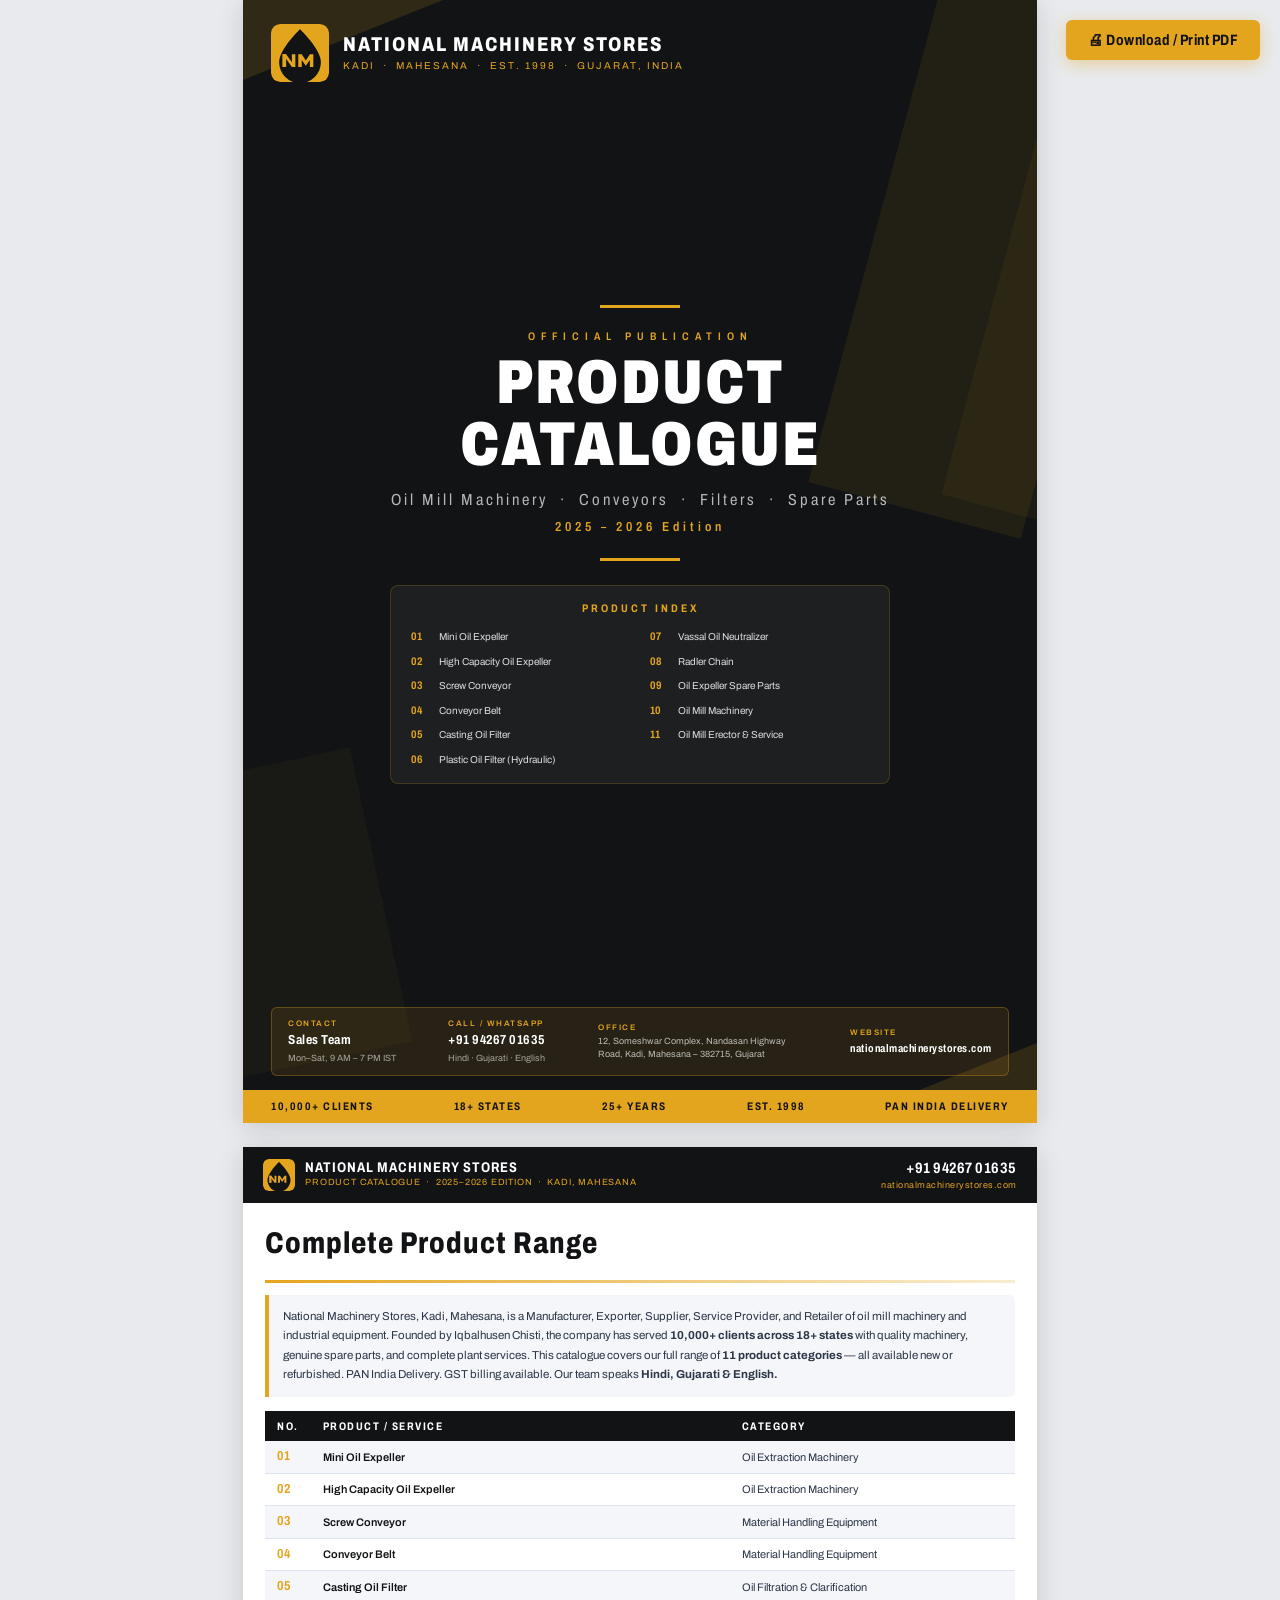
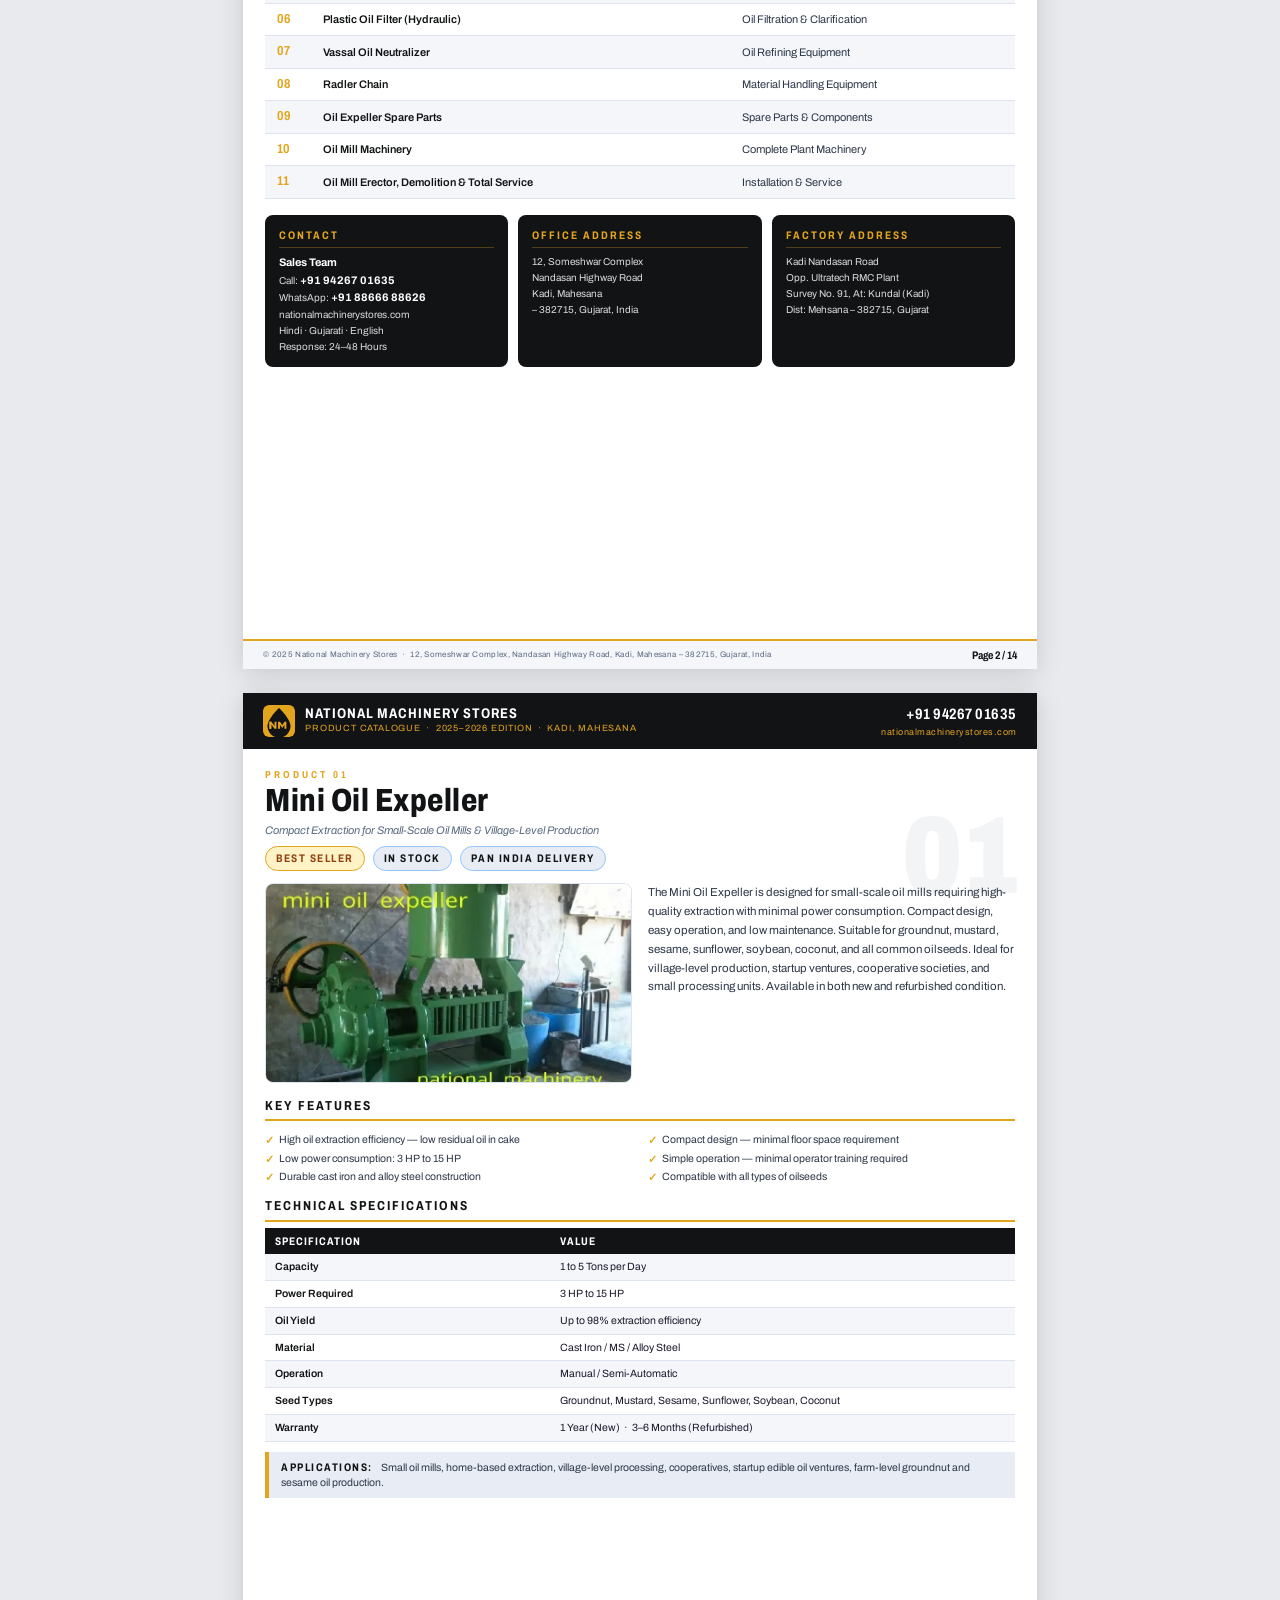
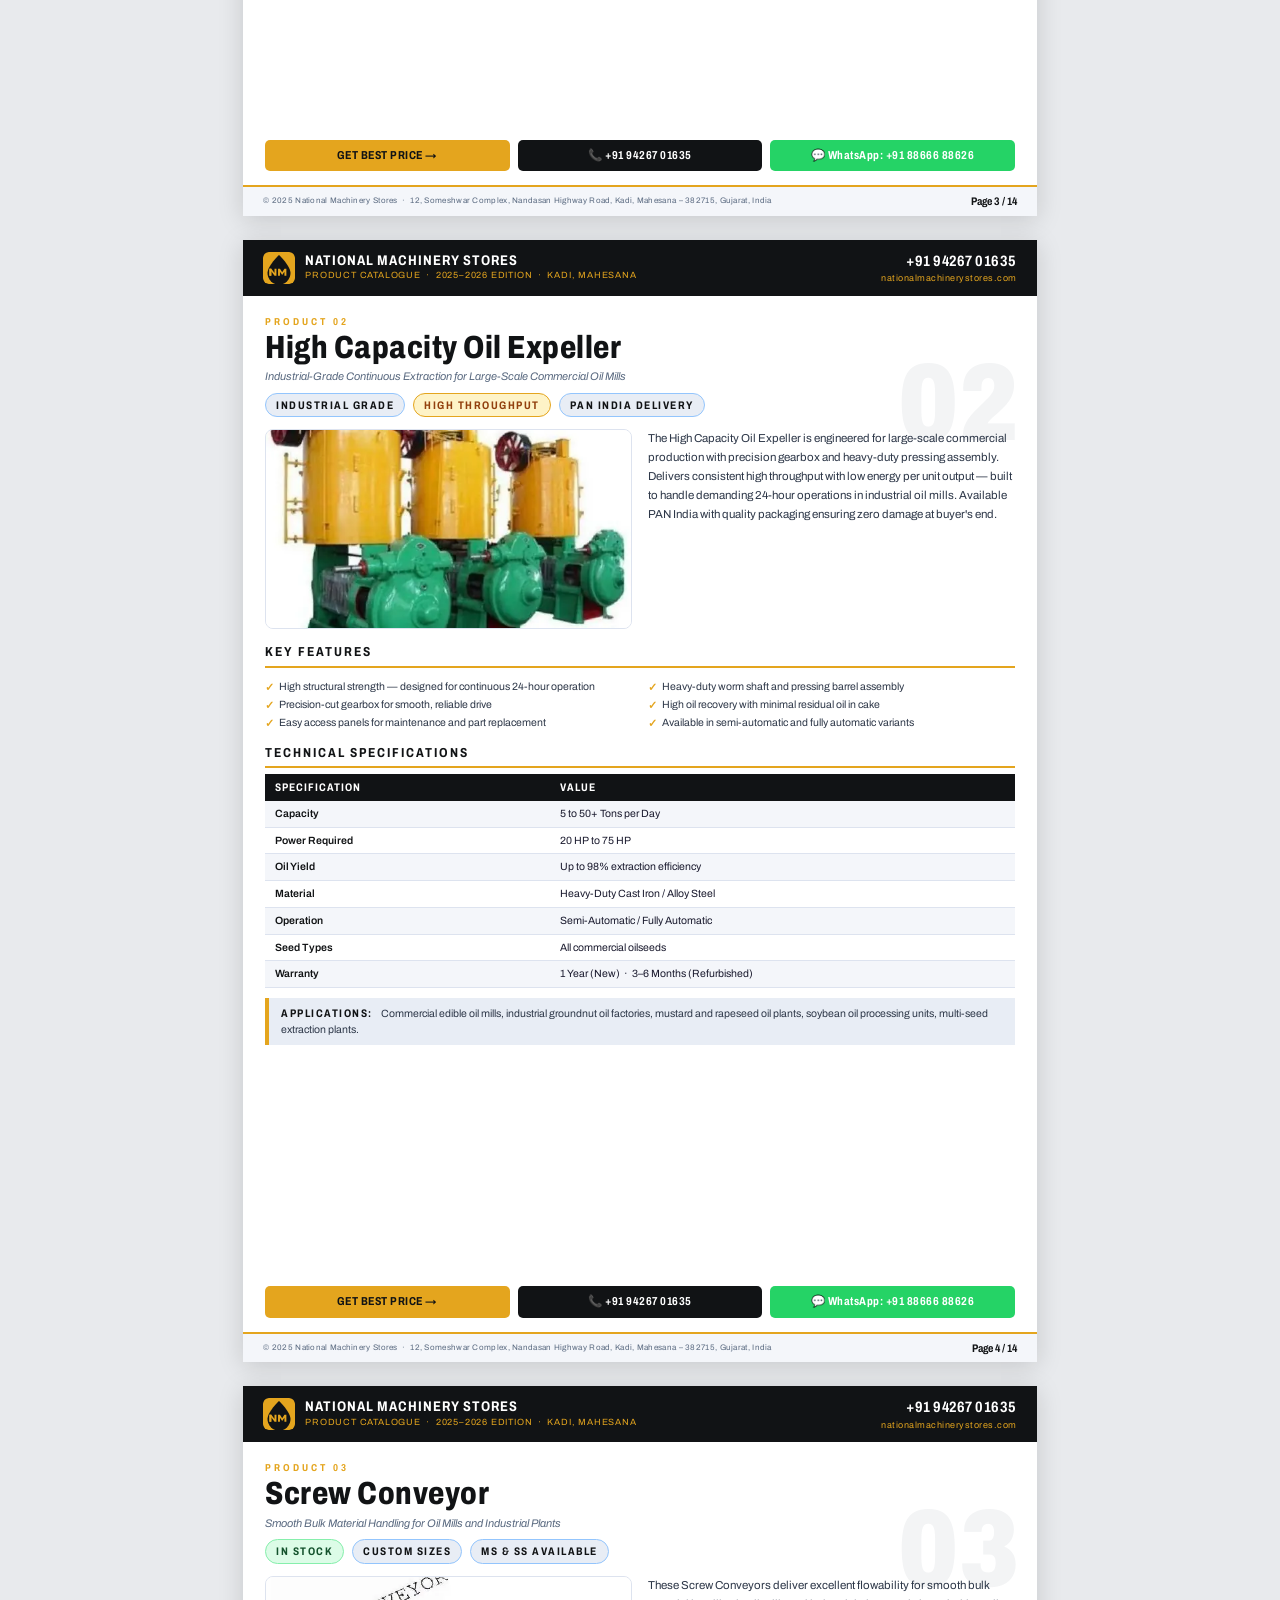
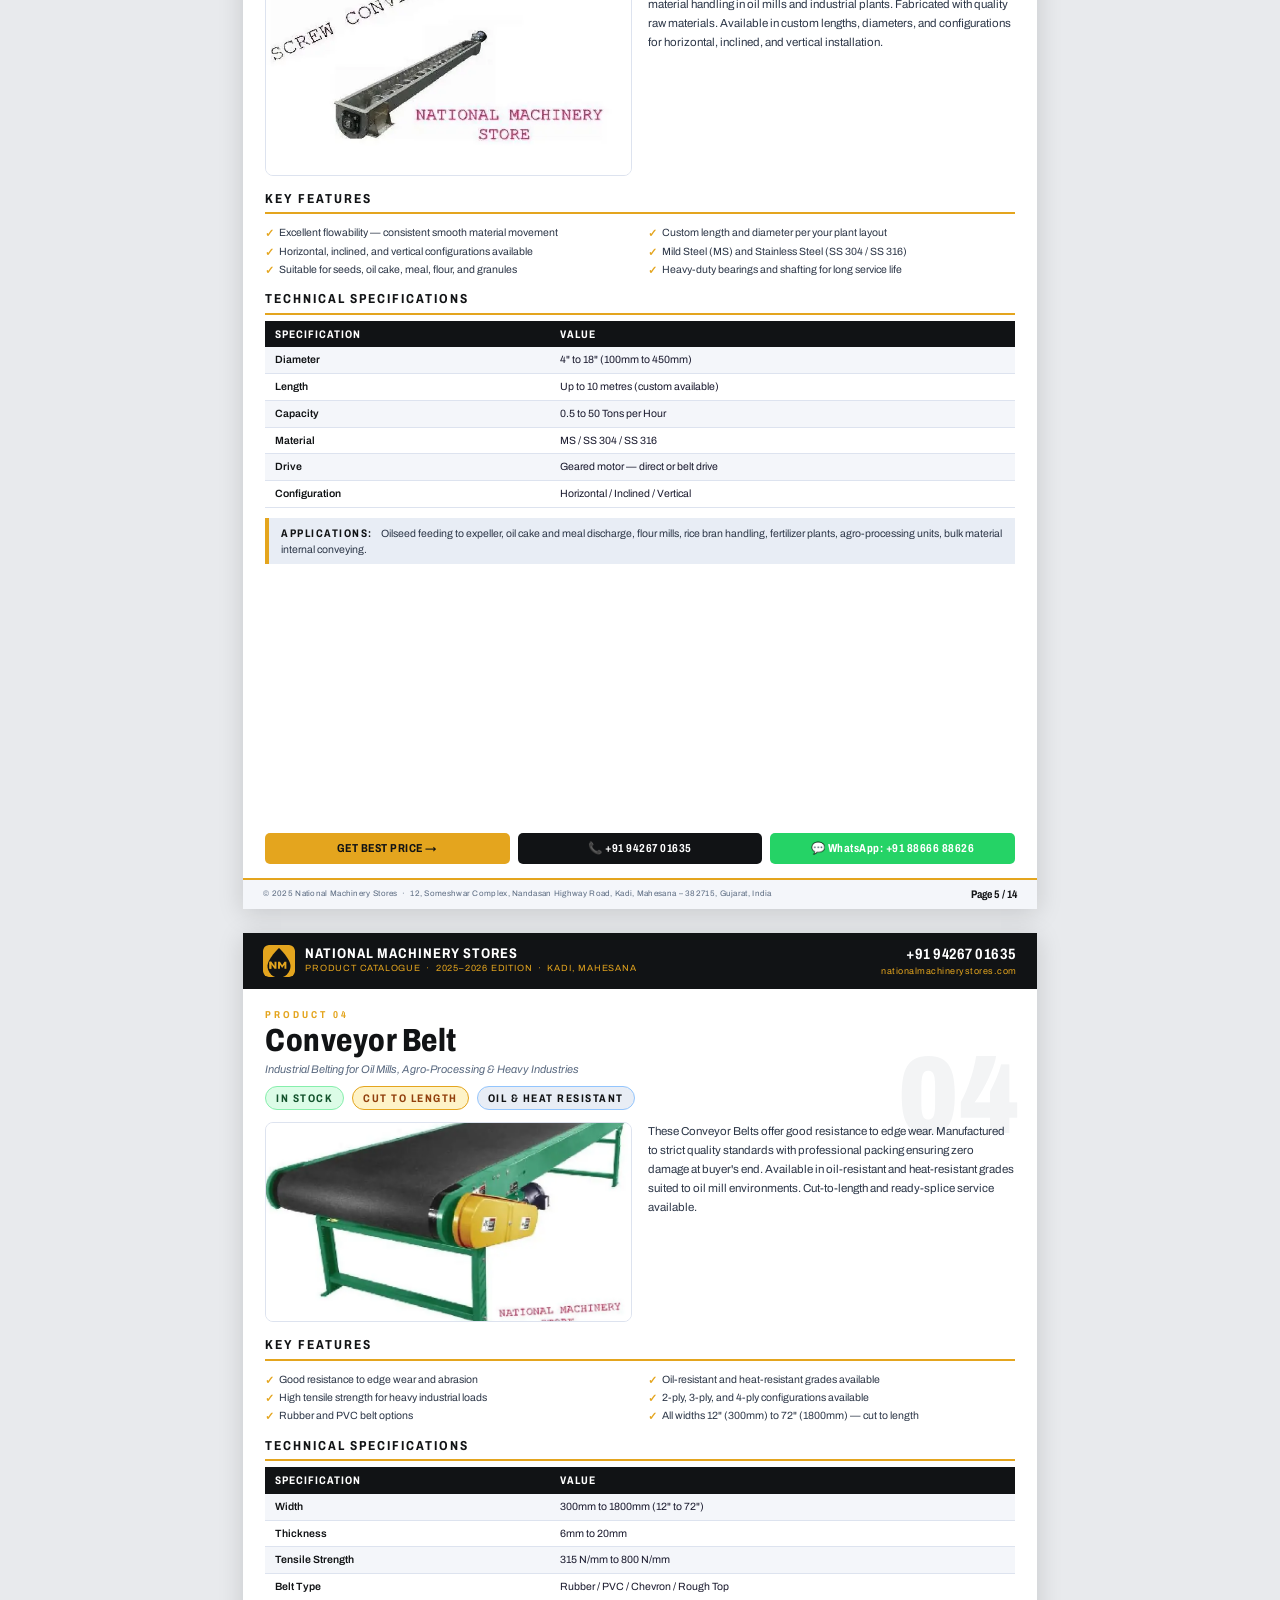
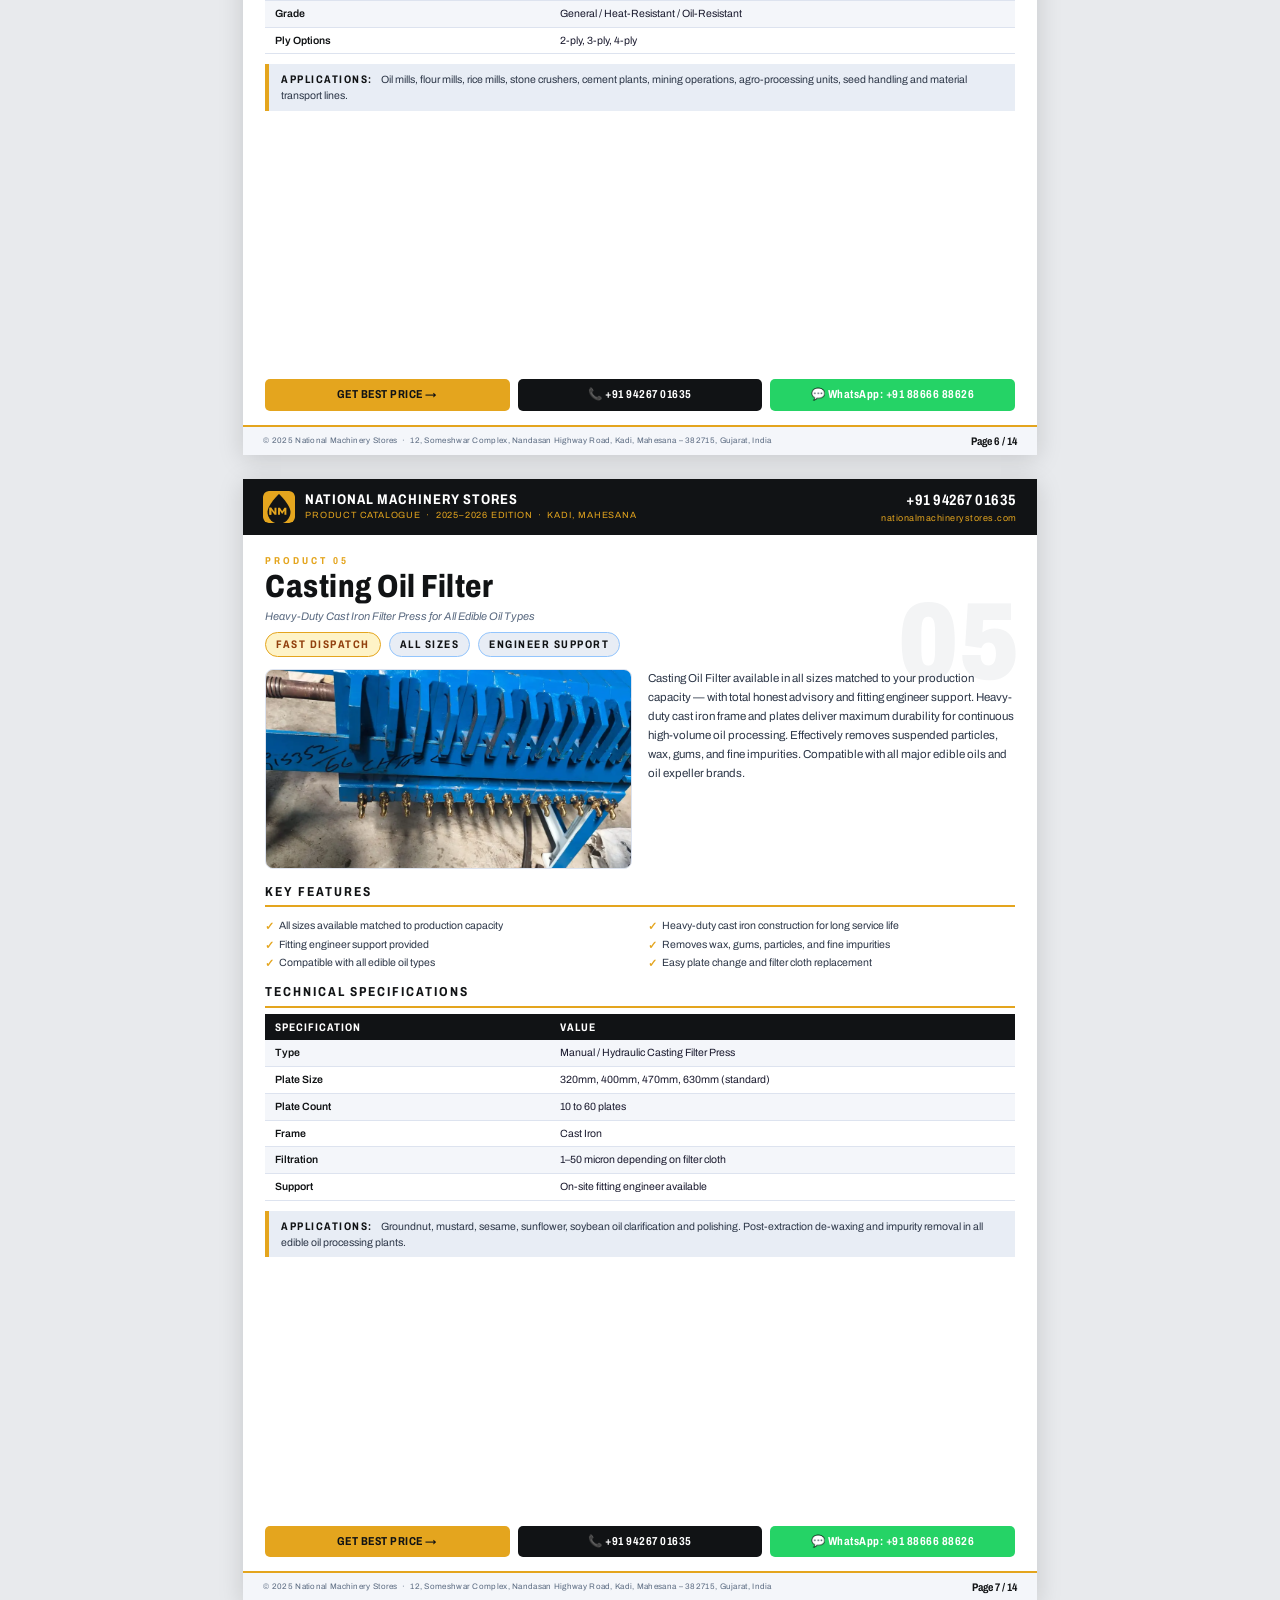
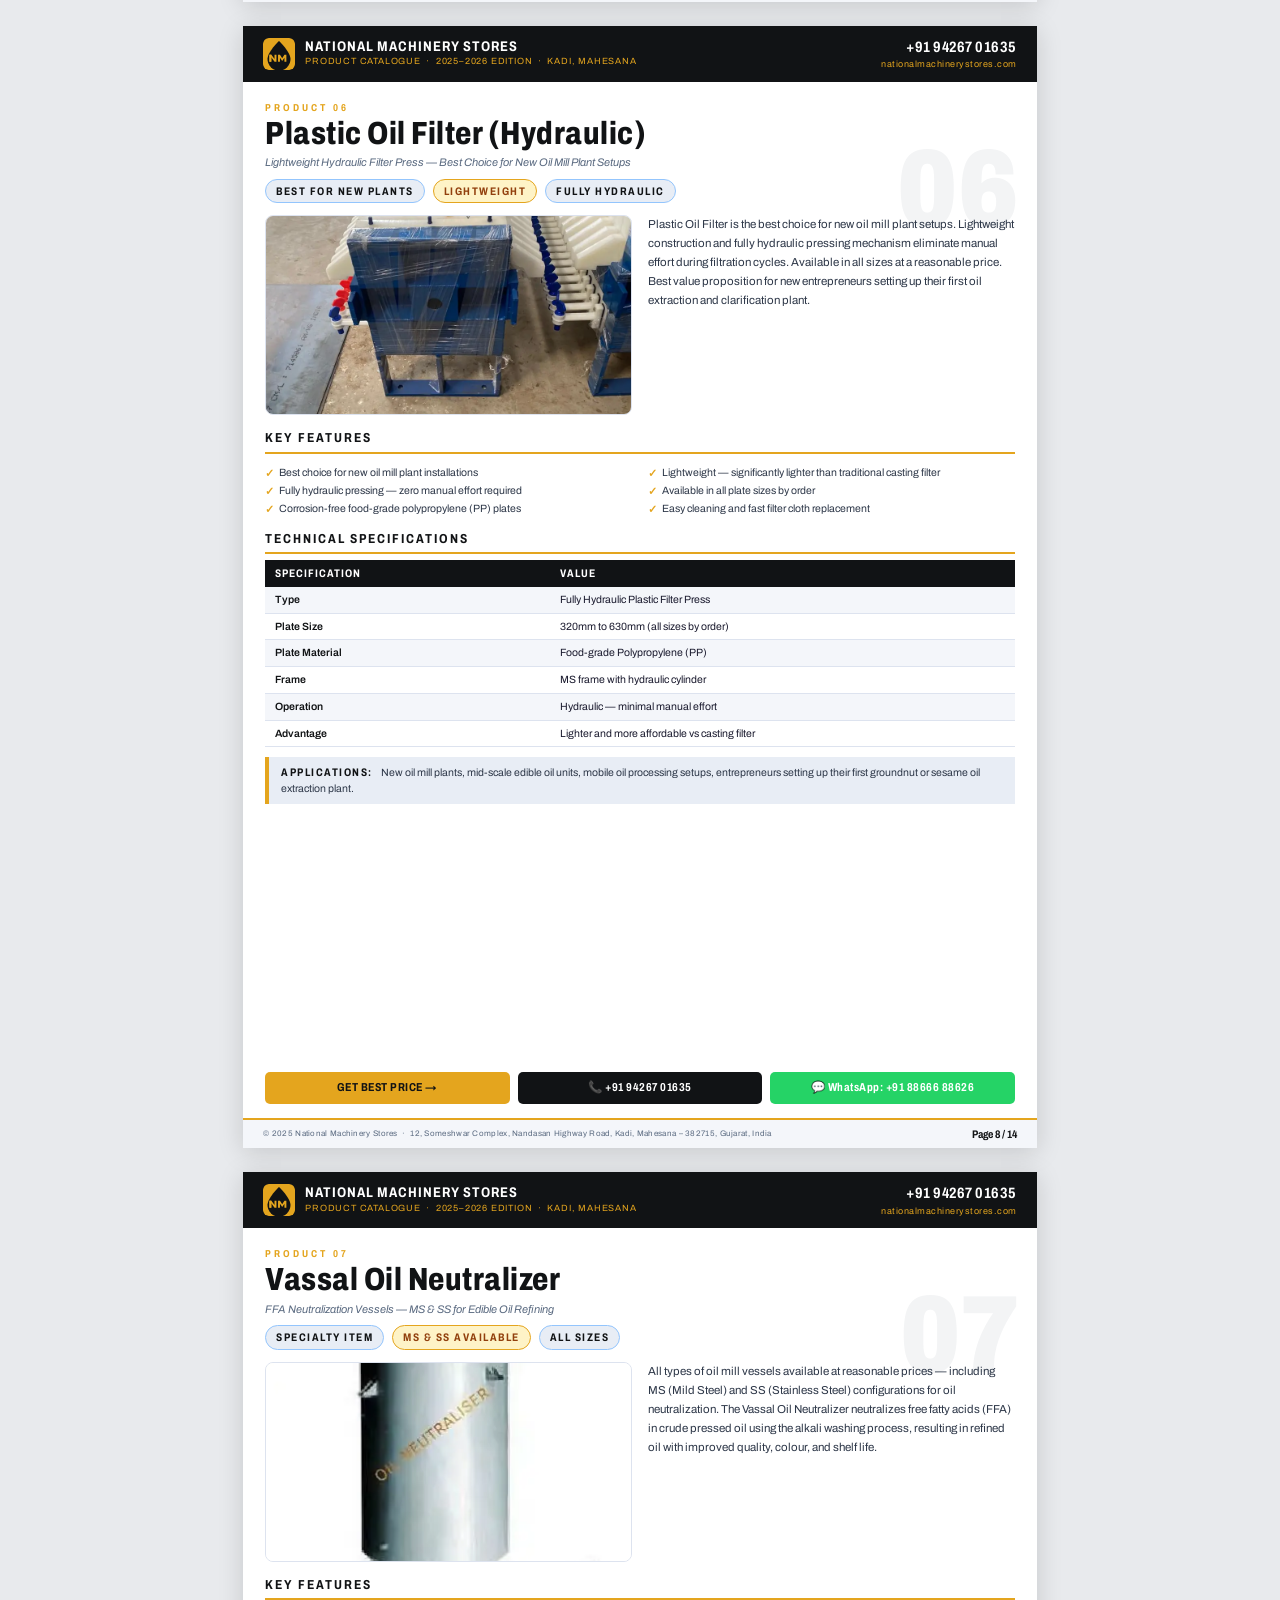
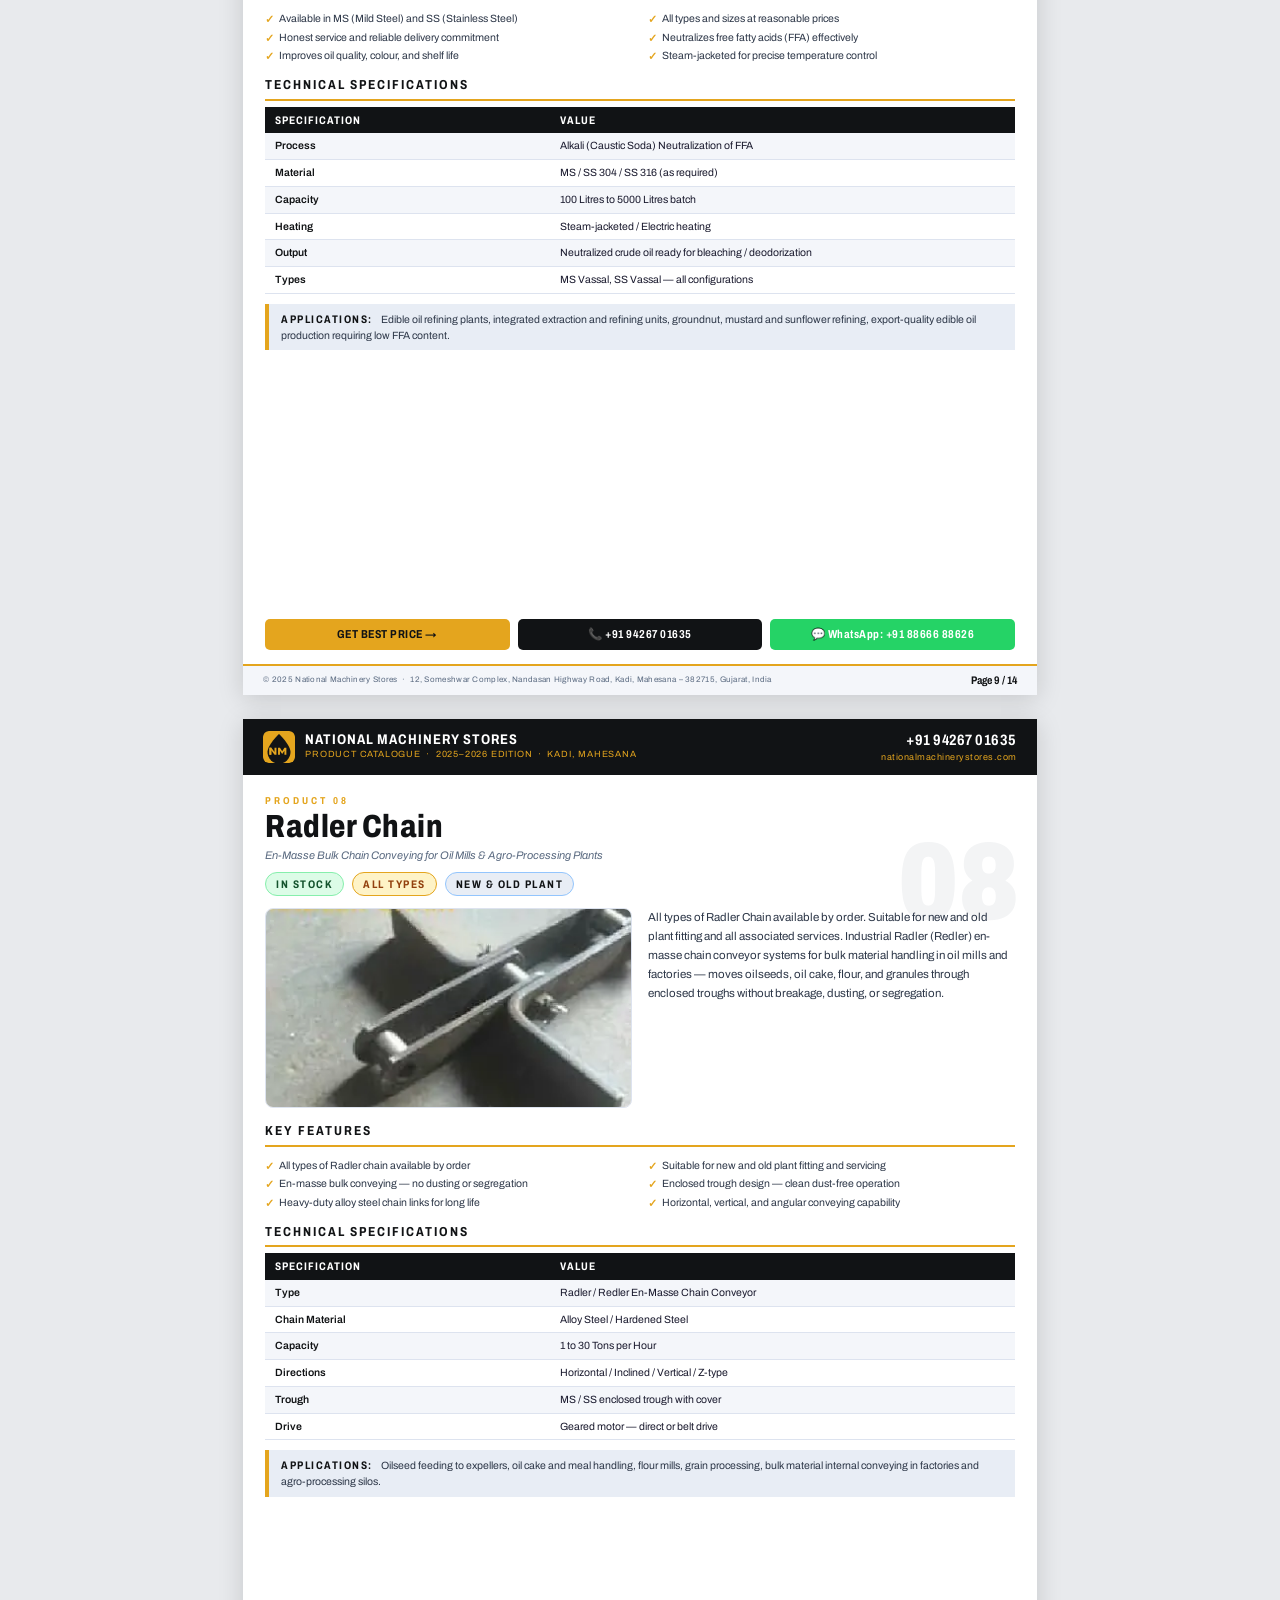
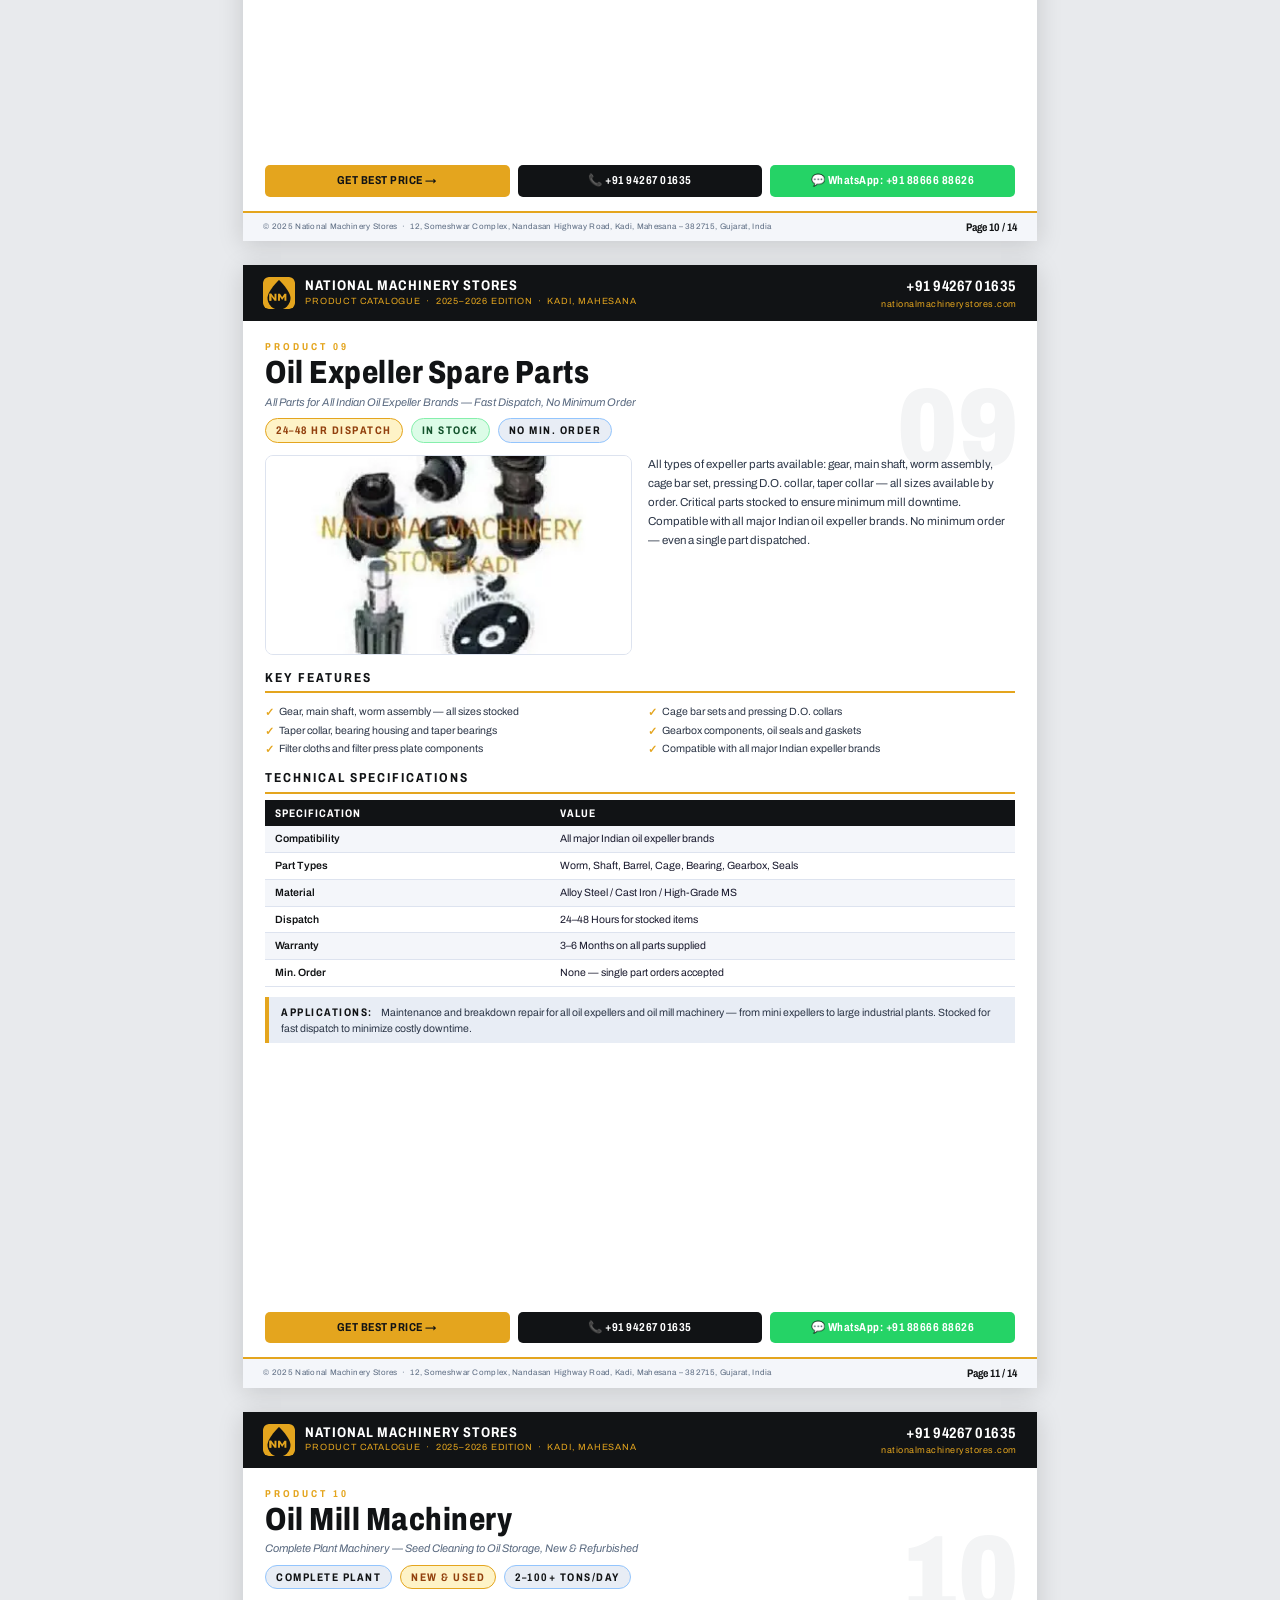
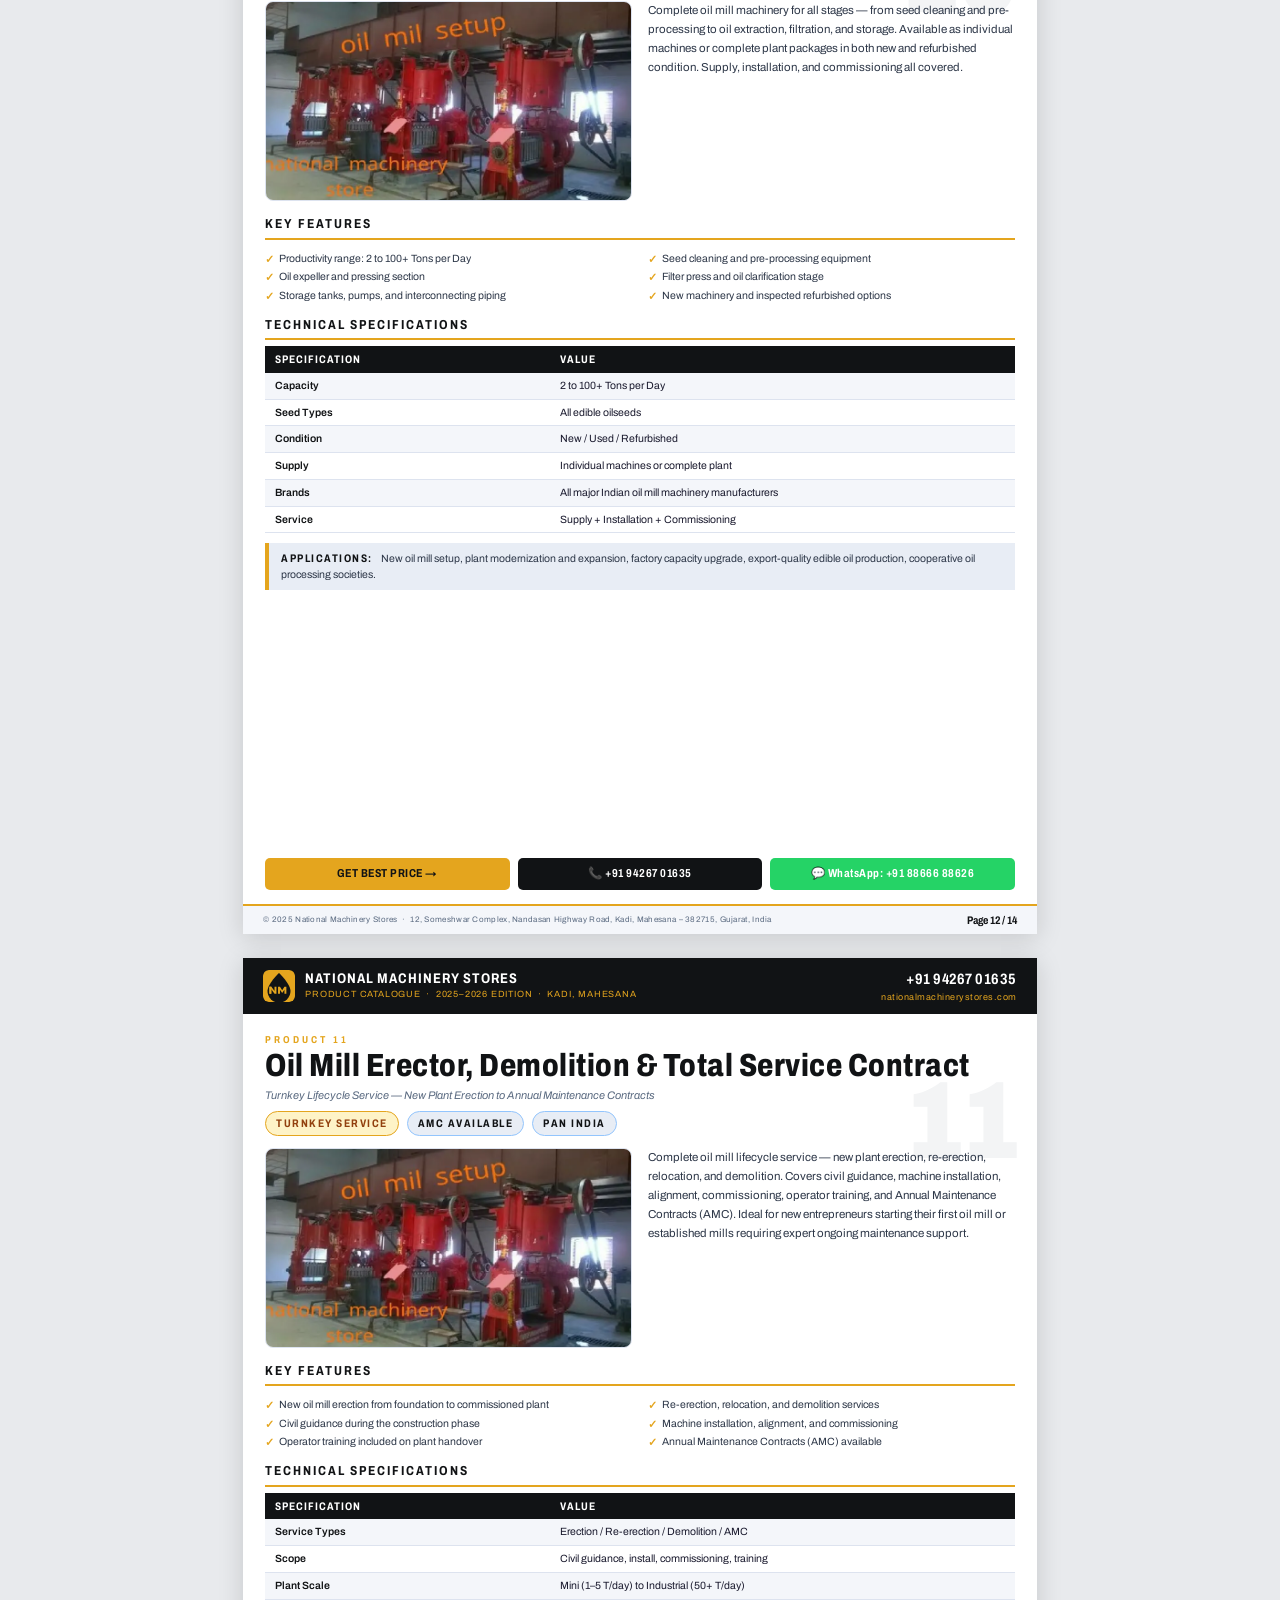
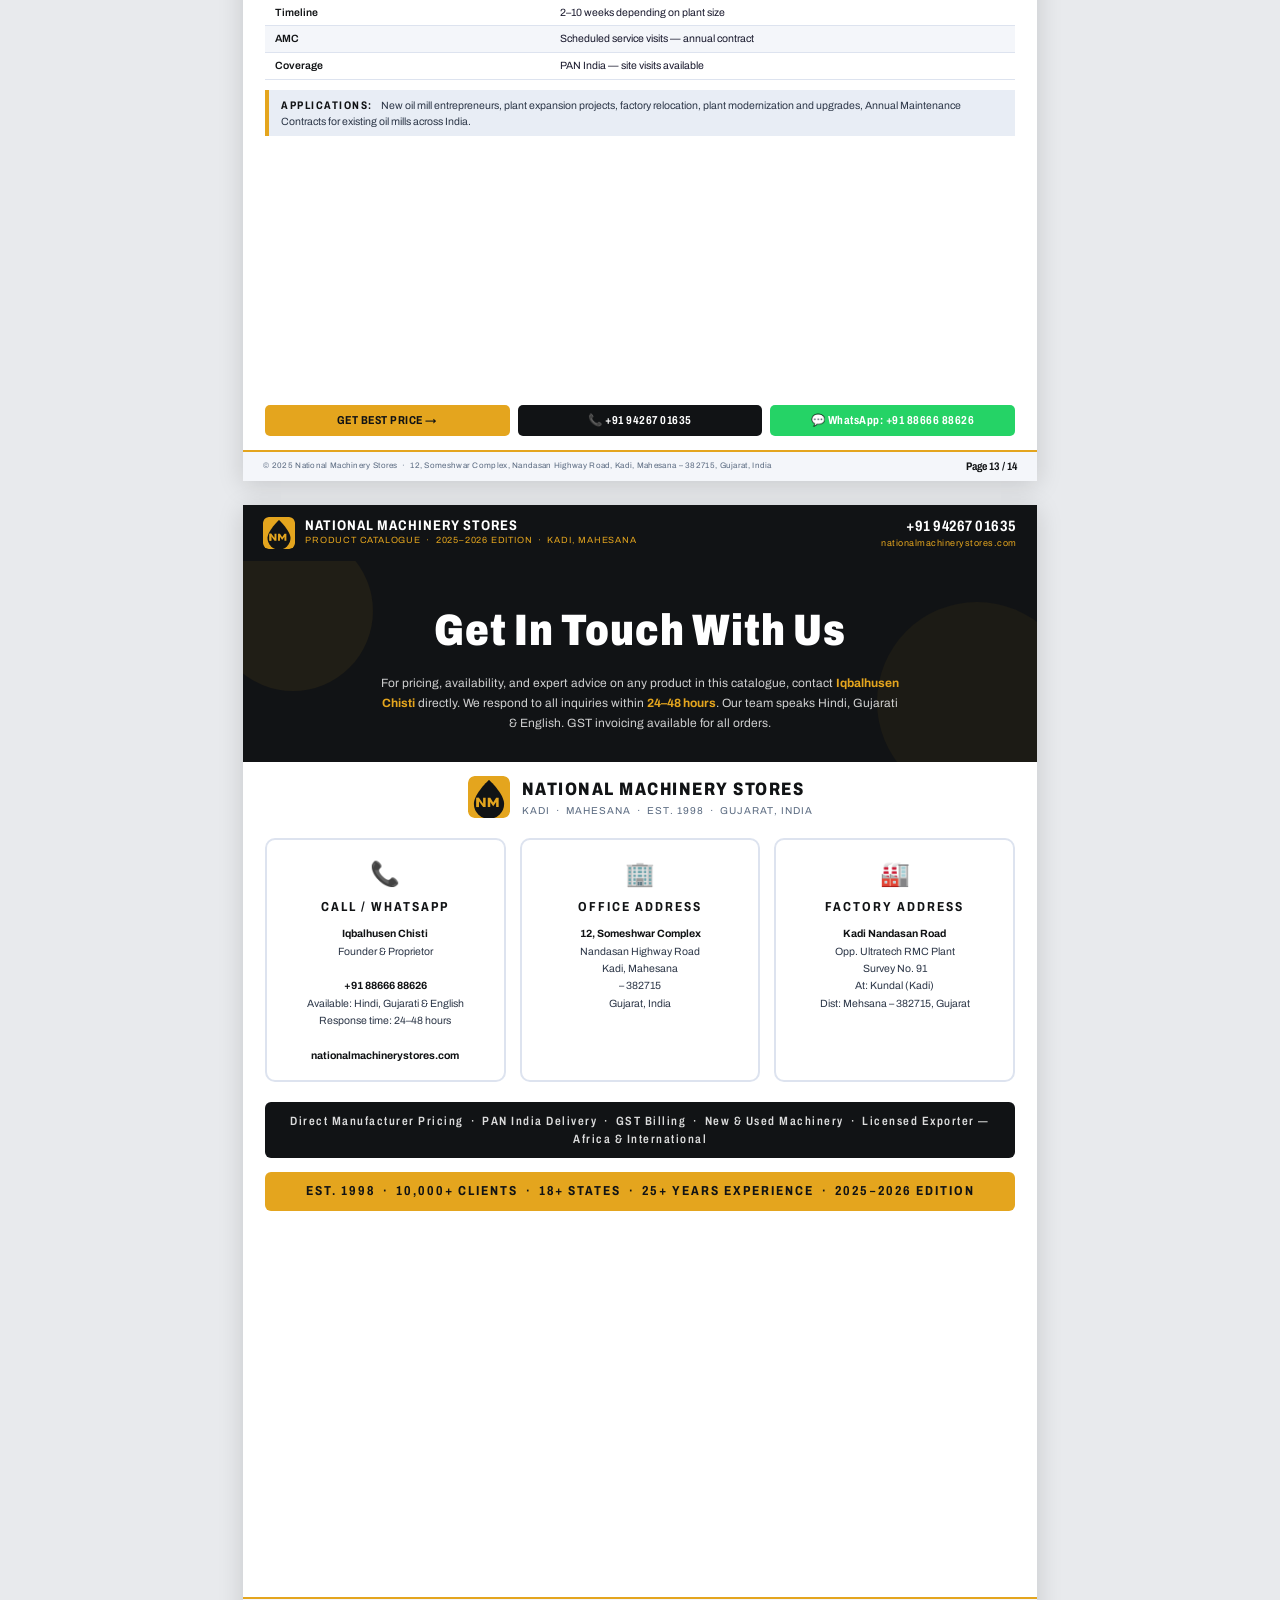
<file: catalogue.html>
<!DOCTYPE html>
<html lang="en">
<head>
  <meta charset="UTF-8" />
  <meta name="viewport" content="width=device-width, initial-scale=1.0" />
  <title>National Machinery Stores — Product Catalogue 2025–2026</title>
  <link rel="preconnect" href="https://fonts.googleapis.com" />
  <link rel="preconnect" href="https://fonts.gstatic.com" crossorigin />
  <link href="https://fonts.googleapis.com/css2?family=Archivo:ital,wdth,wght@0,62..125,100..900;1,62..125,100..900&family=JetBrains+Mono:wght@400;500;600&display=swap" rel="stylesheet" />
  <style>
    /* ===========================
       DESIGN TOKENS
    =========================== */
    :root {
      --navy:  #111315;
      --amber: #E4A51E;
      --steel: #22262B;
      --muted: #5a6a80;
      --white: #ffffff;
      --light: #f4f6fa;
      --border: #dde3ef;
      --green: #16a34a;
      --green-light: #dcfce7;
      --amber-light: #fef3c7;
      --navy-light: #e8edf5;
    }

    /* ===========================
       GLOBAL RESET & BASE
    =========================== */
    *, *::before, *::after { box-sizing: border-box; margin: 0; padding: 0; }

    body {
      font-family: 'Archivo', sans-serif;
      background: #e8eaed;
      color: #1a1a2e;
      font-size: 13px;
      line-height: 1.5;
    }

    h1, h2, h3, h4, h5, h6 {
      font-family: 'Archivo', sans-serif; font-stretch: 80%;
    }

    /* ===========================
       PAGE LAYOUT
    =========================== */
    .page {
      width: 210mm;
      min-height: 297mm;
      background: #ffffff;
      margin: 0 auto 24px auto;
      position: relative;
      overflow: hidden;
      display: flex;
      flex-direction: column;
      box-shadow: 0 4px 24px rgba(0,0,0,0.15);
    }

    /* ===========================
       PRINT BUTTON
    =========================== */
    .no-print {
      position: fixed;
      top: 20px;
      right: 20px;
      z-index: 9999;
      background: var(--amber);
      color: var(--navy);
      border: none;
      padding: 12px 22px;
      font-family: 'Archivo', sans-serif; font-stretch: 80%;
      font-size: 15px;
      font-weight: 700;
      letter-spacing: 0.5px;
      border-radius: 6px;
      cursor: pointer;
      box-shadow: 0 4px 16px rgba(228,165,30,0.4);
      transition: background 0.2s, transform 0.1s;
    }
    .no-print:hover { background: #C98C0F; transform: translateY(-1px); }

    /* ===========================
       SHARED HEADER (pages 2–14)
    =========================== */
    .page-header {
      background: var(--navy);
      padding: 10px 20px;
      display: flex;
      align-items: center;
      justify-content: space-between;
      flex-shrink: 0;
    }
    .page-header .hdr-left {
      display: flex;
      align-items: center;
      gap: 10px;
    }
    .nm-box {
      width: 38px;
      height: 38px;
      border-radius: 6px;
      flex-shrink: 0;
      font-size: 0;
      color: transparent;
      background-color: transparent;
      background-image: url("data:image/svg+xml,%3Csvg xmlns='http://www.w3.org/2000/svg' viewBox='0 0 100 100'%3E%3Crect width='100' height='100' rx='16' fill='%23E4A51E'/%3E%3Cpath d='M50,9 C50,9 14,43 14,66 A36,36 0 0 0 86,66 C86,43 50,9 50,9 Z' fill='%23111315'/%3E%3Crect x='20' y='52' width='6' height='22' fill='%23E4A51E'/%3E%3Cpolygon points='20,52 26,52 36,66 36,52 42,52 42,74 36,74 26,60 26,74 20,74' fill='%23E4A51E'/%3E%3Cpolygon points='47,52 53,52 60,63 67,52 73,52 73,74 67,74 67,62 60,72 53,62 53,74 47,74' fill='%23E4A51E'/%3E%3C/svg%3E");
      background-size: contain;
      background-repeat: no-repeat;
    }
    .nm-box-sm {
      width: 32px;
      height: 32px;
    }
    .hdr-company {
      display: flex;
      flex-direction: column;
    }
    .hdr-company .name {
      font-family: 'Archivo', sans-serif; font-stretch: 80%;
      font-weight: 700;
      font-size: 14px;
      color: var(--white);
      letter-spacing: 1px;
      line-height: 1.1;
    }
    .hdr-company .sub {
      font-family: 'Archivo', sans-serif;
      font-size: 9px;
      color: var(--amber);
      letter-spacing: 0.8px;
      margin-top: 1px;
    }
    .page-header .hdr-right {
      text-align: right;
    }
    .hdr-right .phone {
      font-family: 'Archivo', sans-serif; font-stretch: 80%;
      font-size: 15px;
      font-weight: 700;
      color: var(--white);
      letter-spacing: 0.5px;
    }
    .hdr-right .web {
      font-size: 9px;
      color: var(--amber);
      letter-spacing: 0.5px;
    }

    /* ===========================
       SHARED FOOTER (pages 2–14)
    =========================== */
    .page-footer {
      margin-top: auto;
      background: var(--light);
      border-top: 2px solid var(--amber);
      padding: 6px 20px;
      display: flex;
      align-items: center;
      justify-content: space-between;
      flex-shrink: 0;
    }
    .page-footer .ft-text {
      font-size: 8px;
      color: var(--muted);
      letter-spacing: 0.3px;
    }
    .page-footer .ft-page {
      font-family: 'Archivo', sans-serif; font-stretch: 80%;
      font-size: 11px;
      font-weight: 700;
      color: var(--navy);
    }

    /* ===========================
       PAGE CONTENT WRAPPER
    =========================== */
    .page-body {
      padding: 18px 22px 14px 22px;
      flex: 1;
      display: flex;
      flex-direction: column;
    }

    /* ===========================
       PRODUCT PAGE ELEMENTS
    =========================== */
    .product-number-label {
      font-family: 'Archivo', sans-serif; font-stretch: 80%;
      font-size: 10px;
      font-weight: 700;
      color: var(--amber);
      letter-spacing: 3px;
      text-transform: uppercase;
      margin-bottom: 2px;
    }
    .product-watermark {
      position: absolute;
      top: 52px;
      right: 18px;
      font-family: 'Archivo', sans-serif; font-stretch: 80%;
      font-size: 110px;
      font-weight: 900;
      color: rgba(13,31,60,0.05);
      line-height: 1;
      pointer-events: none;
      user-select: none;
    }
    .product-title {
      font-family: 'Archivo', sans-serif; font-stretch: 80%;
      font-size: 32px;
      font-weight: 800;
      color: var(--navy);
      letter-spacing: 0.5px;
      line-height: 1.05;
      margin-bottom: 4px;
    }
    .product-tagline {
      font-size: 11px;
      color: var(--muted);
      margin-bottom: 8px;
      font-style: italic;
    }
    .badge-bar {
      display: flex;
      gap: 8px;
      flex-wrap: wrap;
      margin-bottom: 12px;
    }
    .badge {
      font-family: 'Archivo', sans-serif; font-stretch: 80%;
      font-size: 11px;
      font-weight: 700;
      letter-spacing: 1.5px;
      text-transform: uppercase;
      padding: 3px 10px;
      border-radius: 20px;
    }
    .badge-amber  { background: var(--amber-light); color: #92400e; border: 1px solid var(--amber); }
    .badge-green  { background: var(--green-light); color: #14532d; border: 1px solid #86efac; }
    .badge-navy   { background: var(--navy-light); color: var(--navy); border: 1px solid #93c5fd; }

    /* Two-column section */
    .product-cols {
      display: grid;
      grid-template-columns: 1fr 1fr;
      gap: 16px;
      margin-bottom: 14px;
    }
    .product-img {
      width: 100%;
      height: 200px;
      object-fit: cover;
      border-radius: 8px;
      border: 1px solid var(--border);
      display: block;
      background: var(--light);
    }
    .product-desc {
      font-size: 11.5px;
      color: #2d3748;
      line-height: 1.65;
    }

    /* Features */
    .section-title {
      font-family: 'Archivo', sans-serif; font-stretch: 80%;
      font-size: 13px;
      font-weight: 700;
      color: var(--navy);
      letter-spacing: 2px;
      text-transform: uppercase;
      margin-bottom: 6px;
      padding-bottom: 3px;
      border-bottom: 2px solid var(--amber);
      display: inline-block;
    }
    .features-grid {
      display: grid;
      grid-template-columns: 1fr 1fr;
      gap: 3px 16px;
      margin-bottom: 12px;
    }
    .feature-item {
      display: flex;
      align-items: flex-start;
      gap: 5px;
      font-size: 10.5px;
      color: #2d3748;
      line-height: 1.4;
    }
    .feature-item::before {
      content: "✓";
      color: var(--amber);
      font-weight: 700;
      font-size: 11px;
      flex-shrink: 0;
      margin-top: 0px;
    }

    /* Specs table */
    .specs-table {
      width: 100%;
      border-collapse: collapse;
      margin-bottom: 10px;
      font-size: 10.5px;
    }
    .specs-table th {
      background: var(--navy);
      color: var(--white);
      font-family: 'Archivo', sans-serif; font-stretch: 80%;
      font-size: 11px;
      font-weight: 700;
      letter-spacing: 1px;
      text-transform: uppercase;
      padding: 5px 10px;
      text-align: left;
    }
    .specs-table td {
      padding: 5px 10px;
      border-bottom: 1px solid var(--border);
    }
    .specs-table tr:nth-child(odd) td  { background: var(--light); }
    .specs-table tr:nth-child(even) td { background: #ffffff; }
    .specs-table td:first-child {
      font-weight: 600;
      color: var(--navy);
      width: 38%;
    }

    /* Applications bar */
    .applications-bar {
      background: var(--navy-light);
      border-left: 4px solid var(--amber);
      padding: 7px 12px;
      margin-bottom: 10px;
      font-size: 10.5px;
      color: #2d3748;
      line-height: 1.5;
    }
    .applications-bar strong {
      font-family: 'Archivo', sans-serif; font-stretch: 80%;
      font-size: 11px;
      font-weight: 700;
      color: var(--navy);
      letter-spacing: 1.5px;
      text-transform: uppercase;
      margin-right: 6px;
    }

    /* CTA bar */
    .cta-bar {
      display: flex;
      gap: 8px;
      margin-top: auto;
      padding-top: 8px;
    }
    .cta-btn {
      flex: 1;
      padding: 7px 6px;
      border-radius: 5px;
      font-family: 'Archivo', sans-serif; font-stretch: 80%;
      font-size: 11.5px;
      font-weight: 700;
      text-align: center;
      letter-spacing: 0.5px;
      border: none;
      cursor: pointer;
    }
    .cta-primary  { background: var(--amber); color: var(--navy); }
    .cta-phone    { background: var(--navy); color: var(--white); }
    .cta-whatsapp { background: #25d366; color: #ffffff; }

    /* ===========================
       PAGE 1 — COVER
    =========================== */
    .cover-page {
      background: var(--navy);
      min-height: 297mm;
      position: relative;
      overflow: hidden;
      display: flex;
      flex-direction: column;
    }

    /* Diagonal decorative strips */
    .cover-deco {
      position: absolute;
      top: 0;
      right: 0;
      width: 100%;
      height: 100%;
      pointer-events: none;
      overflow: hidden;
    }
    .cover-deco .strip1 {
      position: absolute;
      top: -40px;
      right: -60px;
      width: 220px;
      height: 560px;
      background: rgba(228,165,30,0.08);
      transform: rotate(15deg);
    }
    .cover-deco .strip2 {
      position: absolute;
      top: -80px;
      right: -100px;
      width: 120px;
      height: 600px;
      background: rgba(228,165,30,0.05);
      transform: rotate(15deg);
    }
    .cover-deco .strip3 {
      position: absolute;
      bottom: 60px;
      left: -40px;
      width: 180px;
      height: 300px;
      background: rgba(228,165,30,0.04);
      transform: rotate(-12deg);
    }
    .cover-deco .corner-tl {
      position: absolute;
      top: 0;
      left: 0;
      width: 0;
      height: 0;
      border-top: 80px solid rgba(228,165,30,0.15);
      border-right: 200px solid transparent;
    }
    .cover-deco .corner-br {
      position: absolute;
      bottom: 0;
      right: 0;
      width: 0;
      height: 0;
      border-bottom: 80px solid rgba(228,165,30,0.15);
      border-left: 200px solid transparent;
    }

    /* Cover top bar */
    .cover-top {
      padding: 24px 28px 0 28px;
      display: flex;
      align-items: center;
      gap: 14px;
      position: relative;
      z-index: 2;
    }
    .cover-nm-box {
      width: 58px;
      height: 58px;
      border-radius: 8px;
      flex-shrink: 0;
      font-size: 0;
      color: transparent;
      background-color: transparent;
      background-image: url("data:image/svg+xml,%3Csvg xmlns='http://www.w3.org/2000/svg' viewBox='0 0 100 100'%3E%3Crect width='100' height='100' rx='16' fill='%23E4A51E'/%3E%3Cpath d='M50,9 C50,9 14,43 14,66 A36,36 0 0 0 86,66 C86,43 50,9 50,9 Z' fill='%23111315'/%3E%3Crect x='20' y='52' width='6' height='22' fill='%23E4A51E'/%3E%3Cpolygon points='20,52 26,52 36,66 36,52 42,52 42,74 36,74 26,60 26,74 20,74' fill='%23E4A51E'/%3E%3Cpolygon points='47,52 53,52 60,63 67,52 73,52 73,74 67,74 67,62 60,72 53,62 53,74 47,74' fill='%23E4A51E'/%3E%3C/svg%3E");
      background-size: contain;
      background-repeat: no-repeat;
    }
    .cover-company {
      display: flex;
      flex-direction: column;
    }
    .cover-company .cn {
      font-family: 'Archivo', sans-serif; font-stretch: 80%;
      font-weight: 800;
      font-size: 20px;
      color: var(--white);
      letter-spacing: 2px;
      line-height: 1.1;
    }
    .cover-company .ct {
      font-size: 10px;
      color: var(--amber);
      letter-spacing: 2px;
      margin-top: 3px;
    }

    /* Cover center hero */
    .cover-hero {
      flex: 1;
      display: flex;
      flex-direction: column;
      align-items: center;
      justify-content: center;
      padding: 20px 28px;
      position: relative;
      z-index: 2;
    }
    .cover-hero .divider-top {
      width: 80px;
      height: 3px;
      background: var(--amber);
      margin-bottom: 20px;
    }
    .cover-hero .cat-label {
      font-family: 'Archivo', sans-serif; font-stretch: 80%;
      font-size: 11px;
      font-weight: 600;
      color: var(--amber);
      letter-spacing: 6px;
      text-transform: uppercase;
      margin-bottom: 8px;
    }
    .cover-hero .main-title {
      font-family: 'Archivo', sans-serif; font-stretch: 80%;
      font-size: 62px;
      font-weight: 900;
      color: var(--white);
      text-align: center;
      line-height: 1;
      letter-spacing: 2px;
      margin-bottom: 12px;
    }
    .cover-hero .sub-title {
      font-family: 'Archivo', sans-serif; font-stretch: 80%;
      font-size: 16px;
      font-weight: 400;
      color: rgba(255,255,255,0.7);
      letter-spacing: 3px;
      text-align: center;
      margin-bottom: 6px;
    }
    .cover-hero .edition {
      font-family: 'Archivo', sans-serif; font-stretch: 80%;
      font-size: 13px;
      font-weight: 600;
      color: var(--amber);
      letter-spacing: 4px;
      text-align: center;
      margin-bottom: 20px;
    }
    .cover-hero .divider-bot {
      width: 80px;
      height: 3px;
      background: var(--amber);
      margin-bottom: 24px;
    }

    /* Cover product index */
    .cover-index {
      background: rgba(255,255,255,0.05);
      border: 1px solid rgba(228,165,30,0.2);
      border-radius: 8px;
      padding: 14px 20px;
      width: 100%;
      max-width: 500px;
    }
    .cover-index .idx-title {
      font-family: 'Archivo', sans-serif; font-stretch: 80%;
      font-size: 11px;
      font-weight: 700;
      color: var(--amber);
      letter-spacing: 3px;
      text-transform: uppercase;
      text-align: center;
      margin-bottom: 10px;
    }
    .cover-index .idx-grid {
      display: grid;
      grid-template-columns: 1fr 1fr;
      gap: 4px 20px;
    }
    .cover-index .idx-item {
      display: flex;
      align-items: center;
      gap: 8px;
      font-size: 10px;
      color: rgba(255,255,255,0.85);
      padding: 2px 0;
    }
    .cover-index .idx-num {
      font-family: 'Archivo', sans-serif; font-stretch: 80%;
      font-size: 11px;
      font-weight: 700;
      color: var(--amber);
      min-width: 20px;
    }

    /* Cover contact bar */
    .cover-contact {
      margin: 0 28px;
      background: rgba(228,165,30,0.1);
      border: 1px solid rgba(228,165,30,0.3);
      border-radius: 6px;
      padding: 10px 16px;
      display: flex;
      align-items: center;
      justify-content: space-between;
      position: relative;
      z-index: 2;
      margin-bottom: 0;
    }
    .cover-contact .cc-item {
      display: flex;
      flex-direction: column;
      gap: 1px;
    }
    .cover-contact .cc-label {
      font-size: 8px;
      color: var(--amber);
      letter-spacing: 1.5px;
      text-transform: uppercase;
      font-weight: 600;
    }
    .cover-contact .cc-value {
      font-family: 'Archivo', sans-serif; font-stretch: 80%;
      font-size: 13px;
      font-weight: 700;
      color: var(--white);
      letter-spacing: 0.5px;
    }
    .cover-contact .cc-sub {
      font-size: 9px;
      color: rgba(255,255,255,0.6);
    }

    /* Cover amber footer strip */
    .cover-footer-strip {
      background: var(--amber);
      padding: 8px 28px;
      display: flex;
      align-items: center;
      justify-content: space-between;
      position: relative;
      z-index: 2;
      margin-top: 14px;
    }
    .cover-footer-strip span {
      font-family: 'Archivo', sans-serif; font-stretch: 80%;
      font-size: 11px;
      font-weight: 700;
      color: var(--navy);
      letter-spacing: 1.5px;
      text-transform: uppercase;
    }

    /* ===========================
       PAGE 2 — OVERVIEW
    =========================== */
    .section-heading {
      font-family: 'Archivo', sans-serif; font-stretch: 80%;
      font-size: 30px;
      font-weight: 800;
      color: var(--navy);
      letter-spacing: 1px;
      margin-bottom: 6px;
    }
    .intro-text {
      font-size: 11.5px;
      color: #2d3748;
      line-height: 1.7;
      margin-bottom: 14px;
      padding: 12px 14px;
      background: var(--light);
      border-left: 4px solid var(--amber);
      border-radius: 0 6px 6px 0;
    }
    .overview-table {
      width: 100%;
      border-collapse: collapse;
      font-size: 11px;
      margin-bottom: 16px;
    }
    .overview-table thead tr {
      background: var(--navy);
    }
    .overview-table thead th {
      color: var(--white);
      font-family: 'Archivo', sans-serif; font-stretch: 80%;
      font-size: 11px;
      font-weight: 700;
      letter-spacing: 1.5px;
      text-transform: uppercase;
      padding: 7px 12px;
      text-align: left;
    }
    .overview-table tbody tr:nth-child(odd) { background: var(--light); }
    .overview-table tbody tr:nth-child(even) { background: #ffffff; }
    .overview-table tbody td {
      padding: 6px 12px;
      border-bottom: 1px solid var(--border);
      color: #2d3748;
    }
    .overview-table tbody td:first-child {
      font-family: 'Archivo', sans-serif; font-stretch: 80%;
      font-size: 13px;
      font-weight: 700;
      color: var(--amber);
      width: 40px;
    }
    .overview-table tbody td:nth-child(2) {
      font-weight: 600;
      color: var(--navy);
    }

    .contact-cards {
      display: grid;
      grid-template-columns: 1fr 1fr 1fr;
      gap: 10px;
      margin-bottom: 10px;
    }
    .contact-card {
      background: var(--navy);
      border-radius: 8px;
      padding: 12px 14px;
    }
    .contact-card .cc-head {
      font-family: 'Archivo', sans-serif; font-stretch: 80%;
      font-size: 11px;
      font-weight: 700;
      color: var(--amber);
      letter-spacing: 2px;
      text-transform: uppercase;
      margin-bottom: 6px;
      padding-bottom: 4px;
      border-bottom: 1px solid rgba(228,165,30,0.3);
    }
    .contact-card p {
      font-size: 10px;
      color: rgba(255,255,255,0.85);
      line-height: 1.6;
    }
    .contact-card strong {
      color: var(--white);
      font-size: 11px;
    }

    /* ===========================
       PAGE 14 — BACK COVER
    =========================== */
    .back-hero {
      background: var(--navy);
      padding: 36px 28px 28px 28px;
      text-align: center;
      position: relative;
      overflow: hidden;
    }
    .back-hero .deco1 {
      position: absolute;
      top: -30px;
      left: -30px;
      width: 160px;
      height: 160px;
      background: rgba(228,165,30,0.07);
      border-radius: 50%;
    }
    .back-hero .deco2 {
      position: absolute;
      bottom: -40px;
      right: -40px;
      width: 200px;
      height: 200px;
      background: rgba(228,165,30,0.05);
      border-radius: 50%;
    }
    .back-hero h2 {
      font-family: 'Archivo', sans-serif; font-stretch: 80%;
      font-size: 44px;
      font-weight: 900;
      color: var(--white);
      letter-spacing: 1px;
      position: relative;
      z-index: 2;
      margin-bottom: 10px;
    }
    .back-hero p {
      font-size: 12px;
      color: rgba(255,255,255,0.8);
      max-width: 520px;
      margin: 0 auto;
      line-height: 1.7;
      position: relative;
      z-index: 2;
    }
    .back-info-cards {
      display: grid;
      grid-template-columns: 1fr 1fr 1fr;
      gap: 14px;
      padding: 20px 22px;
    }
    .back-card {
      border: 2px solid var(--border);
      border-radius: 10px;
      padding: 16px;
      text-align: center;
    }
    .back-card .bc-icon {
      font-size: 24px;
      margin-bottom: 6px;
    }
    .back-card .bc-label {
      font-family: 'Archivo', sans-serif; font-stretch: 80%;
      font-size: 13px;
      font-weight: 700;
      color: var(--navy);
      letter-spacing: 2px;
      text-transform: uppercase;
      margin-bottom: 8px;
    }
    .back-card p {
      font-size: 10.5px;
      color: #2d3748;
      line-height: 1.65;
    }
    .back-card strong {
      color: var(--navy);
    }
    .back-tagline {
      background: var(--navy);
      margin: 0 22px;
      padding: 10px 16px;
      border-radius: 6px;
      font-family: 'Archivo', sans-serif; font-stretch: 80%;
      font-size: 12px;
      font-weight: 600;
      color: rgba(255,255,255,0.85);
      letter-spacing: 1.5px;
      text-align: center;
    }
    .back-stats {
      background: var(--amber);
      margin: 14px 22px;
      padding: 10px 16px;
      border-radius: 6px;
      font-family: 'Archivo', sans-serif; font-stretch: 80%;
      font-size: 13px;
      font-weight: 700;
      color: var(--navy);
      letter-spacing: 2px;
      text-align: center;
      text-transform: uppercase;
    }
    .back-nm-row {
      padding: 14px 22px 0 22px;
      display: flex;
      align-items: center;
      justify-content: center;
      gap: 12px;
    }
    .back-nm-row .bn-company {
      font-family: 'Archivo', sans-serif; font-stretch: 80%;
      font-size: 18px;
      font-weight: 800;
      color: var(--navy);
      letter-spacing: 1.5px;
    }
    .back-nm-row .bn-tagline {
      font-size: 10px;
      color: var(--muted);
      letter-spacing: 1px;
    }

    /* ===========================
       UTILITY
    =========================== */
    .amber-rule {
      height: 3px;
      background: linear-gradient(90deg, var(--amber) 0%, rgba(228,165,30,0.2) 100%);
      border: none;
      margin: 8px 0 12px 0;
    }
    .spacer { flex: 1; }

    /* ===========================
       PRINT STYLES
    =========================== */
    * {
      -webkit-print-color-adjust: exact !important;
      print-color-adjust: exact !important;
      color-adjust: exact !important;
    }

    @media print {
      body { margin: 0; padding: 0; }
      .page {
        margin: 0;
        box-shadow: none;
        page-break-after: always;
        width: 210mm;
        min-height: 297mm;
        -webkit-print-color-adjust: exact !important;
        print-color-adjust: exact !important;
      }
      .no-print { display: none !important; }
    }

    @page {
      size: A4 portrait;
      margin: 0;
    }
  </style>
</head>
<body>

<!-- PRINT BUTTON -->
<button class="no-print" onclick="window.print()">&#128424; Download / Print PDF</button>

<!-- ============================================================
     PAGE 1 — COVER
============================================================ -->
<div class="page cover-page">
  <div class="cover-deco">
    <div class="strip1"></div>
    <div class="strip2"></div>
    <div class="strip3"></div>
    <div class="corner-tl"></div>
    <div class="corner-br"></div>
  </div>

  <!-- Top identity bar -->
  <div class="cover-top">
    <div class="cover-nm-box">NM</div>
    <div class="cover-company">
      <span class="cn">NATIONAL MACHINERY STORES</span>
      <span class="ct">KADI &nbsp;·&nbsp; MAHESANA &nbsp;·&nbsp; EST. 1998 &nbsp;·&nbsp; GUJARAT, INDIA</span>
    </div>
  </div>

  <!-- Hero centre -->
  <div class="cover-hero">
    <div class="divider-top"></div>
    <div class="cat-label">Official Publication</div>
    <div class="main-title">PRODUCT<br>CATALOGUE</div>
    <div class="sub-title">Oil Mill Machinery &nbsp;·&nbsp; Conveyors &nbsp;·&nbsp; Filters &nbsp;·&nbsp; Spare Parts</div>
    <div class="edition">2025 – 2026 Edition</div>
    <div class="divider-bot"></div>

    <!-- Product Index -->
    <div class="cover-index">
      <div class="idx-title">Product Index</div>
      <div class="idx-grid">
        <div class="idx-item"><span class="idx-num">01</span>Mini Oil Expeller</div>
        <div class="idx-item"><span class="idx-num">07</span>Vassal Oil Neutralizer</div>
        <div class="idx-item"><span class="idx-num">02</span>High Capacity Oil Expeller</div>
        <div class="idx-item"><span class="idx-num">08</span>Radler Chain</div>
        <div class="idx-item"><span class="idx-num">03</span>Screw Conveyor</div>
        <div class="idx-item"><span class="idx-num">09</span>Oil Expeller Spare Parts</div>
        <div class="idx-item"><span class="idx-num">04</span>Conveyor Belt</div>
        <div class="idx-item"><span class="idx-num">10</span>Oil Mill Machinery</div>
        <div class="idx-item"><span class="idx-num">05</span>Casting Oil Filter</div>
        <div class="idx-item"><span class="idx-num">11</span>Oil Mill Erector &amp; Service</div>
        <div class="idx-item"><span class="idx-num">06</span>Plastic Oil Filter (Hydraulic)</div>
        <div class="idx-item"></div>
      </div>
    </div>
  </div>

  <!-- Contact bar -->
  <div class="cover-contact">
    <div class="cc-item">
      <span class="cc-label">Contact</span>
      <span class="cc-value">Sales Team</span>
      <span class="cc-sub">Mon–Sat, 9 AM – 7 PM IST</span>
    </div>
    <div class="cc-item">
      <span class="cc-label">Call / WhatsApp</span>
      <span class="cc-value">+91 94267 01635</span>
      <span class="cc-sub">Hindi · Gujarati · English</span>
    </div>
    <div class="cc-item" style="max-width:200px;">
      <span class="cc-label">Office</span>
      <span class="cc-sub" style="color:rgba(255,255,255,0.7);font-size:9px;">12, Someshwar Complex, Nandasan Highway Road, Kadi, Mahesana – 382715, Gujarat</span>
    </div>
    <div class="cc-item">
      <span class="cc-label">Website</span>
      <span class="cc-value" style="font-size:11px;">nationalmachinerystores.com</span>
    </div>
  </div>

  <!-- Amber footer strip -->
  <div class="cover-footer-strip">
    <span>10,000+ Clients</span>
    <span>18+ States</span>
    <span>25+ Years</span>
    <span>Est. 1998</span>
    <span>PAN India Delivery</span>
  </div>
</div><!-- /PAGE 1 -->

<!-- ============================================================
     PAGE 2 — COMPLETE PRODUCT RANGE (OVERVIEW)
============================================================ -->
<div class="page">
  <div class="page-header">
    <div class="hdr-left">
      <div class="nm-box nm-box-sm">NM</div>
      <div class="hdr-company">
        <span class="name">NATIONAL MACHINERY STORES</span>
        <span class="sub">PRODUCT CATALOGUE &nbsp;·&nbsp; 2025–2026 EDITION &nbsp;·&nbsp; KADI, MAHESANA</span>
      </div>
    </div>
    <div class="hdr-right">
      <div class="phone">+91 94267 01635</div>
      <div class="web">nationalmachinerystores.com</div>
    </div>
  </div>

  <div class="page-body">
    <div class="section-heading">Complete Product Range</div>
    <hr class="amber-rule" />

    <div class="intro-text">
      National Machinery Stores, Kadi, Mahesana, is a Manufacturer, Exporter, Supplier, Service Provider, and Retailer of oil mill machinery and industrial equipment. Founded by Iqbalhusen Chisti, the company has served <strong>10,000+ clients across 18+ states</strong> with quality machinery, genuine spare parts, and complete plant services. This catalogue covers our full range of <strong>11 product categories</strong> — all available new or refurbished. PAN India Delivery. GST billing available. Our team speaks <strong>Hindi, Gujarati &amp; English.</strong>
    </div>

    <table class="overview-table">
      <thead>
        <tr>
          <th>No.</th>
          <th>Product / Service</th>
          <th>Category</th>
        </tr>
      </thead>
      <tbody>
        <tr><td>01</td><td>Mini Oil Expeller</td><td>Oil Extraction Machinery</td></tr>
        <tr><td>02</td><td>High Capacity Oil Expeller</td><td>Oil Extraction Machinery</td></tr>
        <tr><td>03</td><td>Screw Conveyor</td><td>Material Handling Equipment</td></tr>
        <tr><td>04</td><td>Conveyor Belt</td><td>Material Handling Equipment</td></tr>
        <tr><td>05</td><td>Casting Oil Filter</td><td>Oil Filtration &amp; Clarification</td></tr>
        <tr><td>06</td><td>Plastic Oil Filter (Hydraulic)</td><td>Oil Filtration &amp; Clarification</td></tr>
        <tr><td>07</td><td>Vassal Oil Neutralizer</td><td>Oil Refining Equipment</td></tr>
        <tr><td>08</td><td>Radler Chain</td><td>Material Handling Equipment</td></tr>
        <tr><td>09</td><td>Oil Expeller Spare Parts</td><td>Spare Parts &amp; Components</td></tr>
        <tr><td>10</td><td>Oil Mill Machinery</td><td>Complete Plant Machinery</td></tr>
        <tr><td>11</td><td>Oil Mill Erector, Demolition &amp; Total Service</td><td>Installation &amp; Service</td></tr>
      </tbody>
    </table>

    <div class="contact-cards">
      <div class="contact-card">
        <div class="cc-head">Contact</div>
        <p><strong>Sales Team</strong><br />Call: <strong>+91 94267 01635</strong><br />WhatsApp: <strong>+91 88666 88626</strong><br />nationalmachinerystores.com<br />Hindi · Gujarati · English<br />Response: 24–48 Hours</p>
      </div>
      <div class="contact-card">
        <div class="cc-head">Office Address</div>
        <p>12, Someshwar Complex<br />Nandasan Highway Road<br />Kadi, Mahesana<br />– 382715, Gujarat, India</p>
      </div>
      <div class="contact-card">
        <div class="cc-head">Factory Address</div>
        <p>Kadi Nandasan Road<br />Opp. Ultratech RMC Plant<br />Survey No. 91, At: Kundal (Kadi)<br />Dist: Mehsana – 382715, Gujarat</p>
      </div>
    </div>
  </div>

  <div class="page-footer">
    <span class="ft-text">© 2025 National Machinery Stores &nbsp;·&nbsp; 12, Someshwar Complex, Nandasan Highway Road, Kadi, Mahesana – 382715, Gujarat, India</span>
    <span class="ft-page">Page 2 / 14</span>
  </div>
</div><!-- /PAGE 2 -->

<!-- ============================================================
     PAGE 3 — MINI OIL EXPELLER
============================================================ -->
<div class="page">
  <div class="page-header">
    <div class="hdr-left">
      <div class="nm-box nm-box-sm">NM</div>
      <div class="hdr-company">
        <span class="name">NATIONAL MACHINERY STORES</span>
        <span class="sub">PRODUCT CATALOGUE &nbsp;·&nbsp; 2025–2026 EDITION &nbsp;·&nbsp; KADI, MAHESANA</span>
      </div>
    </div>
    <div class="hdr-right">
      <div class="phone">+91 94267 01635</div>
      <div class="web">nationalmachinerystores.com</div>
    </div>
  </div>

  <div class="page-body" style="position:relative;">
    <div class="product-watermark">01</div>
    <div class="product-number-label">PRODUCT 01</div>
    <div class="product-title">Mini Oil Expeller</div>
    <div class="product-tagline">Compact Extraction for Small-Scale Oil Mills &amp; Village-Level Production</div>
    <div class="badge-bar">
      <span class="badge badge-amber">BEST SELLER</span>
      <span class="badge badge-navy">IN STOCK</span>
      <span class="badge badge-navy">PAN INDIA DELIVERY</span>
    </div>

    <div class="product-cols">
      <div>
        <img class="product-img" src="images/products/mini-oil-expeller.webp" alt="Mini Oil Expeller" />
      </div>
      <div class="product-desc">
        The Mini Oil Expeller is designed for small-scale oil mills requiring high-quality extraction with minimal power consumption. Compact design, easy operation, and low maintenance. Suitable for groundnut, mustard, sesame, sunflower, soybean, coconut, and all common oilseeds. Ideal for village-level production, startup ventures, cooperative societies, and small processing units. Available in both new and refurbished condition.
      </div>
    </div>

    <div class="section-title">Key Features</div>
    <div class="features-grid" style="margin-top:6px;">
      <div class="feature-item">High oil extraction efficiency — low residual oil in cake</div>
      <div class="feature-item">Compact design — minimal floor space requirement</div>
      <div class="feature-item">Low power consumption: 3 HP to 15 HP</div>
      <div class="feature-item">Simple operation — minimal operator training required</div>
      <div class="feature-item">Durable cast iron and alloy steel construction</div>
      <div class="feature-item">Compatible with all types of oilseeds</div>
    </div>

    <div class="section-title">Technical Specifications</div>
    <table class="specs-table">
      <thead><tr><th>Specification</th><th>Value</th></tr></thead>
      <tbody>
        <tr><td>Capacity</td><td>1 to 5 Tons per Day</td></tr>
        <tr><td>Power Required</td><td>3 HP to 15 HP</td></tr>
        <tr><td>Oil Yield</td><td>Up to 98% extraction efficiency</td></tr>
        <tr><td>Material</td><td>Cast Iron / MS / Alloy Steel</td></tr>
        <tr><td>Operation</td><td>Manual / Semi-Automatic</td></tr>
        <tr><td>Seed Types</td><td>Groundnut, Mustard, Sesame, Sunflower, Soybean, Coconut</td></tr>
        <tr><td>Warranty</td><td>1 Year (New) &nbsp;·&nbsp; 3–6 Months (Refurbished)</td></tr>
      </tbody>
    </table>

    <div class="applications-bar">
      <strong>Applications:</strong>
      Small oil mills, home-based extraction, village-level processing, cooperatives, startup edible oil ventures, farm-level groundnut and sesame oil production.
    </div>

    <div class="cta-bar">
      <div class="cta-btn cta-primary">GET BEST PRICE &#8594;</div>
      <div class="cta-btn cta-phone">&#128222; +91 94267 01635</div>
      <div class="cta-btn cta-whatsapp">&#128172; WhatsApp: +91 88666 88626</div>
    </div>
  </div>

  <div class="page-footer">
    <span class="ft-text">© 2025 National Machinery Stores &nbsp;·&nbsp; 12, Someshwar Complex, Nandasan Highway Road, Kadi, Mahesana – 382715, Gujarat, India</span>
    <span class="ft-page">Page 3 / 14</span>
  </div>
</div><!-- /PAGE 3 -->

<!-- ============================================================
     PAGE 4 — HIGH CAPACITY OIL EXPELLER
============================================================ -->
<div class="page">
  <div class="page-header">
    <div class="hdr-left">
      <div class="nm-box nm-box-sm">NM</div>
      <div class="hdr-company">
        <span class="name">NATIONAL MACHINERY STORES</span>
        <span class="sub">PRODUCT CATALOGUE &nbsp;·&nbsp; 2025–2026 EDITION &nbsp;·&nbsp; KADI, MAHESANA</span>
      </div>
    </div>
    <div class="hdr-right">
      <div class="phone">+91 94267 01635</div>
      <div class="web">nationalmachinerystores.com</div>
    </div>
  </div>

  <div class="page-body" style="position:relative;">
    <div class="product-watermark">02</div>
    <div class="product-number-label">PRODUCT 02</div>
    <div class="product-title">High Capacity Oil Expeller</div>
    <div class="product-tagline">Industrial-Grade Continuous Extraction for Large-Scale Commercial Oil Mills</div>
    <div class="badge-bar">
      <span class="badge badge-navy">INDUSTRIAL GRADE</span>
      <span class="badge badge-amber">HIGH THROUGHPUT</span>
      <span class="badge badge-navy">PAN INDIA DELIVERY</span>
    </div>

    <div class="product-cols">
      <div>
        <img class="product-img" src="images/products/high-capacity-oil-expeller.webp" alt="High Capacity Oil Expeller" />
      </div>
      <div class="product-desc">
        The High Capacity Oil Expeller is engineered for large-scale commercial production with precision gearbox and heavy-duty pressing assembly. Delivers consistent high throughput with low energy per unit output — built to handle demanding 24-hour operations in industrial oil mills. Available PAN India with quality packaging ensuring zero damage at buyer's end.
      </div>
    </div>

    <div class="section-title">Key Features</div>
    <div class="features-grid" style="margin-top:6px;">
      <div class="feature-item">High structural strength — designed for continuous 24-hour operation</div>
      <div class="feature-item">Heavy-duty worm shaft and pressing barrel assembly</div>
      <div class="feature-item">Precision-cut gearbox for smooth, reliable drive</div>
      <div class="feature-item">High oil recovery with minimal residual oil in cake</div>
      <div class="feature-item">Easy access panels for maintenance and part replacement</div>
      <div class="feature-item">Available in semi-automatic and fully automatic variants</div>
    </div>

    <div class="section-title">Technical Specifications</div>
    <table class="specs-table">
      <thead><tr><th>Specification</th><th>Value</th></tr></thead>
      <tbody>
        <tr><td>Capacity</td><td>5 to 50+ Tons per Day</td></tr>
        <tr><td>Power Required</td><td>20 HP to 75 HP</td></tr>
        <tr><td>Oil Yield</td><td>Up to 98% extraction efficiency</td></tr>
        <tr><td>Material</td><td>Heavy-Duty Cast Iron / Alloy Steel</td></tr>
        <tr><td>Operation</td><td>Semi-Automatic / Fully Automatic</td></tr>
        <tr><td>Seed Types</td><td>All commercial oilseeds</td></tr>
        <tr><td>Warranty</td><td>1 Year (New) &nbsp;·&nbsp; 3–6 Months (Refurbished)</td></tr>
      </tbody>
    </table>

    <div class="applications-bar">
      <strong>Applications:</strong>
      Commercial edible oil mills, industrial groundnut oil factories, mustard and rapeseed oil plants, soybean oil processing units, multi-seed extraction plants.
    </div>

    <div class="cta-bar">
      <div class="cta-btn cta-primary">GET BEST PRICE &#8594;</div>
      <div class="cta-btn cta-phone">&#128222; +91 94267 01635</div>
      <div class="cta-btn cta-whatsapp">&#128172; WhatsApp: +91 88666 88626</div>
    </div>
  </div>

  <div class="page-footer">
    <span class="ft-text">© 2025 National Machinery Stores &nbsp;·&nbsp; 12, Someshwar Complex, Nandasan Highway Road, Kadi, Mahesana – 382715, Gujarat, India</span>
    <span class="ft-page">Page 4 / 14</span>
  </div>
</div><!-- /PAGE 4 -->

<!-- ============================================================
     PAGE 5 — SCREW CONVEYOR
============================================================ -->
<div class="page">
  <div class="page-header">
    <div class="hdr-left">
      <div class="nm-box nm-box-sm">NM</div>
      <div class="hdr-company">
        <span class="name">NATIONAL MACHINERY STORES</span>
        <span class="sub">PRODUCT CATALOGUE &nbsp;·&nbsp; 2025–2026 EDITION &nbsp;·&nbsp; KADI, MAHESANA</span>
      </div>
    </div>
    <div class="hdr-right">
      <div class="phone">+91 94267 01635</div>
      <div class="web">nationalmachinerystores.com</div>
    </div>
  </div>

  <div class="page-body" style="position:relative;">
    <div class="product-watermark">03</div>
    <div class="product-number-label">PRODUCT 03</div>
    <div class="product-title">Screw Conveyor</div>
    <div class="product-tagline">Smooth Bulk Material Handling for Oil Mills and Industrial Plants</div>
    <div class="badge-bar">
      <span class="badge badge-green">IN STOCK</span>
      <span class="badge badge-navy">CUSTOM SIZES</span>
      <span class="badge badge-navy">MS &amp; SS AVAILABLE</span>
    </div>

    <div class="product-cols">
      <div>
        <img class="product-img" src="images/products/screw-conveyor.webp" alt="Screw Conveyor" />
      </div>
      <div class="product-desc">
        These Screw Conveyors deliver excellent flowability for smooth bulk material handling in oil mills and industrial plants. Fabricated with quality raw materials. Available in custom lengths, diameters, and configurations for horizontal, inclined, and vertical installation.
      </div>
    </div>

    <div class="section-title">Key Features</div>
    <div class="features-grid" style="margin-top:6px;">
      <div class="feature-item">Excellent flowability — consistent smooth material movement</div>
      <div class="feature-item">Custom length and diameter per your plant layout</div>
      <div class="feature-item">Horizontal, inclined, and vertical configurations available</div>
      <div class="feature-item">Mild Steel (MS) and Stainless Steel (SS 304 / SS 316)</div>
      <div class="feature-item">Suitable for seeds, oil cake, meal, flour, and granules</div>
      <div class="feature-item">Heavy-duty bearings and shafting for long service life</div>
    </div>

    <div class="section-title">Technical Specifications</div>
    <table class="specs-table">
      <thead><tr><th>Specification</th><th>Value</th></tr></thead>
      <tbody>
        <tr><td>Diameter</td><td>4" to 18" (100mm to 450mm)</td></tr>
        <tr><td>Length</td><td>Up to 10 metres (custom available)</td></tr>
        <tr><td>Capacity</td><td>0.5 to 50 Tons per Hour</td></tr>
        <tr><td>Material</td><td>MS / SS 304 / SS 316</td></tr>
        <tr><td>Drive</td><td>Geared motor — direct or belt drive</td></tr>
        <tr><td>Configuration</td><td>Horizontal / Inclined / Vertical</td></tr>
      </tbody>
    </table>

    <div class="applications-bar">
      <strong>Applications:</strong>
      Oilseed feeding to expeller, oil cake and meal discharge, flour mills, rice bran handling, fertilizer plants, agro-processing units, bulk material internal conveying.
    </div>

    <div class="cta-bar">
      <div class="cta-btn cta-primary">GET BEST PRICE &#8594;</div>
      <div class="cta-btn cta-phone">&#128222; +91 94267 01635</div>
      <div class="cta-btn cta-whatsapp">&#128172; WhatsApp: +91 88666 88626</div>
    </div>
  </div>

  <div class="page-footer">
    <span class="ft-text">© 2025 National Machinery Stores &nbsp;·&nbsp; 12, Someshwar Complex, Nandasan Highway Road, Kadi, Mahesana – 382715, Gujarat, India</span>
    <span class="ft-page">Page 5 / 14</span>
  </div>
</div><!-- /PAGE 5 -->

<!-- ============================================================
     PAGE 6 — CONVEYOR BELT
============================================================ -->
<div class="page">
  <div class="page-header">
    <div class="hdr-left">
      <div class="nm-box nm-box-sm">NM</div>
      <div class="hdr-company">
        <span class="name">NATIONAL MACHINERY STORES</span>
        <span class="sub">PRODUCT CATALOGUE &nbsp;·&nbsp; 2025–2026 EDITION &nbsp;·&nbsp; KADI, MAHESANA</span>
      </div>
    </div>
    <div class="hdr-right">
      <div class="phone">+91 94267 01635</div>
      <div class="web">nationalmachinerystores.com</div>
    </div>
  </div>

  <div class="page-body" style="position:relative;">
    <div class="product-watermark">04</div>
    <div class="product-number-label">PRODUCT 04</div>
    <div class="product-title">Conveyor Belt</div>
    <div class="product-tagline">Industrial Belting for Oil Mills, Agro-Processing &amp; Heavy Industries</div>
    <div class="badge-bar">
      <span class="badge badge-green">IN STOCK</span>
      <span class="badge badge-amber">CUT TO LENGTH</span>
      <span class="badge badge-navy">OIL &amp; HEAT RESISTANT</span>
    </div>

    <div class="product-cols">
      <div>
        <img class="product-img" src="images/products/conveyor-belt.webp" alt="Conveyor Belt" />
      </div>
      <div class="product-desc">
        These Conveyor Belts offer good resistance to edge wear. Manufactured to strict quality standards with professional packing ensuring zero damage at buyer's end. Available in oil-resistant and heat-resistant grades suited to oil mill environments. Cut-to-length and ready-splice service available.
      </div>
    </div>

    <div class="section-title">Key Features</div>
    <div class="features-grid" style="margin-top:6px;">
      <div class="feature-item">Good resistance to edge wear and abrasion</div>
      <div class="feature-item">Oil-resistant and heat-resistant grades available</div>
      <div class="feature-item">High tensile strength for heavy industrial loads</div>
      <div class="feature-item">2-ply, 3-ply, and 4-ply configurations available</div>
      <div class="feature-item">Rubber and PVC belt options</div>
      <div class="feature-item">All widths 12" (300mm) to 72" (1800mm) — cut to length</div>
    </div>

    <div class="section-title">Technical Specifications</div>
    <table class="specs-table">
      <thead><tr><th>Specification</th><th>Value</th></tr></thead>
      <tbody>
        <tr><td>Width</td><td>300mm to 1800mm (12" to 72")</td></tr>
        <tr><td>Thickness</td><td>6mm to 20mm</td></tr>
        <tr><td>Tensile Strength</td><td>315 N/mm to 800 N/mm</td></tr>
        <tr><td>Belt Type</td><td>Rubber / PVC / Chevron / Rough Top</td></tr>
        <tr><td>Grade</td><td>General / Heat-Resistant / Oil-Resistant</td></tr>
        <tr><td>Ply Options</td><td>2-ply, 3-ply, 4-ply</td></tr>
      </tbody>
    </table>

    <div class="applications-bar">
      <strong>Applications:</strong>
      Oil mills, flour mills, rice mills, stone crushers, cement plants, mining operations, agro-processing units, seed handling and material transport lines.
    </div>

    <div class="cta-bar">
      <div class="cta-btn cta-primary">GET BEST PRICE &#8594;</div>
      <div class="cta-btn cta-phone">&#128222; +91 94267 01635</div>
      <div class="cta-btn cta-whatsapp">&#128172; WhatsApp: +91 88666 88626</div>
    </div>
  </div>

  <div class="page-footer">
    <span class="ft-text">© 2025 National Machinery Stores &nbsp;·&nbsp; 12, Someshwar Complex, Nandasan Highway Road, Kadi, Mahesana – 382715, Gujarat, India</span>
    <span class="ft-page">Page 6 / 14</span>
  </div>
</div><!-- /PAGE 6 -->

<!-- ============================================================
     PAGE 7 — CASTING OIL FILTER
============================================================ -->
<div class="page">
  <div class="page-header">
    <div class="hdr-left">
      <div class="nm-box nm-box-sm">NM</div>
      <div class="hdr-company">
        <span class="name">NATIONAL MACHINERY STORES</span>
        <span class="sub">PRODUCT CATALOGUE &nbsp;·&nbsp; 2025–2026 EDITION &nbsp;·&nbsp; KADI, MAHESANA</span>
      </div>
    </div>
    <div class="hdr-right">
      <div class="phone">+91 94267 01635</div>
      <div class="web">nationalmachinerystores.com</div>
    </div>
  </div>

  <div class="page-body" style="position:relative;">
    <div class="product-watermark">05</div>
    <div class="product-number-label">PRODUCT 05</div>
    <div class="product-title">Casting Oil Filter</div>
    <div class="product-tagline">Heavy-Duty Cast Iron Filter Press for All Edible Oil Types</div>
    <div class="badge-bar">
      <span class="badge badge-amber">FAST DISPATCH</span>
      <span class="badge badge-navy">ALL SIZES</span>
      <span class="badge badge-navy">ENGINEER SUPPORT</span>
    </div>

    <div class="product-cols">
      <div>
        <img class="product-img" src="images/products/casting-oil-filter-5.webp" alt="Casting Oil Filter" />
      </div>
      <div class="product-desc">
        Casting Oil Filter available in all sizes matched to your production capacity — with total honest advisory and fitting engineer support. Heavy-duty cast iron frame and plates deliver maximum durability for continuous high-volume oil processing. Effectively removes suspended particles, wax, gums, and fine impurities. Compatible with all major edible oils and oil expeller brands.
      </div>
    </div>

    <div class="section-title">Key Features</div>
    <div class="features-grid" style="margin-top:6px;">
      <div class="feature-item">All sizes available matched to production capacity</div>
      <div class="feature-item">Heavy-duty cast iron construction for long service life</div>
      <div class="feature-item">Fitting engineer support provided</div>
      <div class="feature-item">Removes wax, gums, particles, and fine impurities</div>
      <div class="feature-item">Compatible with all edible oil types</div>
      <div class="feature-item">Easy plate change and filter cloth replacement</div>
    </div>

    <div class="section-title">Technical Specifications</div>
    <table class="specs-table">
      <thead><tr><th>Specification</th><th>Value</th></tr></thead>
      <tbody>
        <tr><td>Type</td><td>Manual / Hydraulic Casting Filter Press</td></tr>
        <tr><td>Plate Size</td><td>320mm, 400mm, 470mm, 630mm (standard)</td></tr>
        <tr><td>Plate Count</td><td>10 to 60 plates</td></tr>
        <tr><td>Frame</td><td>Cast Iron</td></tr>
        <tr><td>Filtration</td><td>1–50 micron depending on filter cloth</td></tr>
        <tr><td>Support</td><td>On-site fitting engineer available</td></tr>
      </tbody>
    </table>

    <div class="applications-bar">
      <strong>Applications:</strong>
      Groundnut, mustard, sesame, sunflower, soybean oil clarification and polishing. Post-extraction de-waxing and impurity removal in all edible oil processing plants.
    </div>

    <div class="cta-bar">
      <div class="cta-btn cta-primary">GET BEST PRICE &#8594;</div>
      <div class="cta-btn cta-phone">&#128222; +91 94267 01635</div>
      <div class="cta-btn cta-whatsapp">&#128172; WhatsApp: +91 88666 88626</div>
    </div>
  </div>

  <div class="page-footer">
    <span class="ft-text">© 2025 National Machinery Stores &nbsp;·&nbsp; 12, Someshwar Complex, Nandasan Highway Road, Kadi, Mahesana – 382715, Gujarat, India</span>
    <span class="ft-page">Page 7 / 14</span>
  </div>
</div><!-- /PAGE 7 -->

<!-- ============================================================
     PAGE 8 — PLASTIC OIL FILTER (HYDRAULIC)
============================================================ -->
<div class="page">
  <div class="page-header">
    <div class="hdr-left">
      <div class="nm-box nm-box-sm">NM</div>
      <div class="hdr-company">
        <span class="name">NATIONAL MACHINERY STORES</span>
        <span class="sub">PRODUCT CATALOGUE &nbsp;·&nbsp; 2025–2026 EDITION &nbsp;·&nbsp; KADI, MAHESANA</span>
      </div>
    </div>
    <div class="hdr-right">
      <div class="phone">+91 94267 01635</div>
      <div class="web">nationalmachinerystores.com</div>
    </div>
  </div>

  <div class="page-body" style="position:relative;">
    <div class="product-watermark">06</div>
    <div class="product-number-label">PRODUCT 06</div>
    <div class="product-title">Plastic Oil Filter (Hydraulic)</div>
    <div class="product-tagline">Lightweight Hydraulic Filter Press — Best Choice for New Oil Mill Plant Setups</div>
    <div class="badge-bar">
      <span class="badge badge-navy">BEST FOR NEW PLANTS</span>
      <span class="badge badge-amber">LIGHTWEIGHT</span>
      <span class="badge badge-navy">FULLY HYDRAULIC</span>
    </div>

    <div class="product-cols">
      <div>
        <img class="product-img" src="images/products/plastic-oil-filter-1.webp" alt="Plastic Oil Filter Hydraulic" />
      </div>
      <div class="product-desc">
        Plastic Oil Filter is the best choice for new oil mill plant setups. Lightweight construction and fully hydraulic pressing mechanism eliminate manual effort during filtration cycles. Available in all sizes at a reasonable price. Best value proposition for new entrepreneurs setting up their first oil extraction and clarification plant.
      </div>
    </div>

    <div class="section-title">Key Features</div>
    <div class="features-grid" style="margin-top:6px;">
      <div class="feature-item">Best choice for new oil mill plant installations</div>
      <div class="feature-item">Lightweight — significantly lighter than traditional casting filter</div>
      <div class="feature-item">Fully hydraulic pressing — zero manual effort required</div>
      <div class="feature-item">Available in all plate sizes by order</div>
      <div class="feature-item">Corrosion-free food-grade polypropylene (PP) plates</div>
      <div class="feature-item">Easy cleaning and fast filter cloth replacement</div>
    </div>

    <div class="section-title">Technical Specifications</div>
    <table class="specs-table">
      <thead><tr><th>Specification</th><th>Value</th></tr></thead>
      <tbody>
        <tr><td>Type</td><td>Fully Hydraulic Plastic Filter Press</td></tr>
        <tr><td>Plate Size</td><td>320mm to 630mm (all sizes by order)</td></tr>
        <tr><td>Plate Material</td><td>Food-grade Polypropylene (PP)</td></tr>
        <tr><td>Frame</td><td>MS frame with hydraulic cylinder</td></tr>
        <tr><td>Operation</td><td>Hydraulic — minimal manual effort</td></tr>
        <tr><td>Advantage</td><td>Lighter and more affordable vs casting filter</td></tr>
      </tbody>
    </table>

    <div class="applications-bar">
      <strong>Applications:</strong>
      New oil mill plants, mid-scale edible oil units, mobile oil processing setups, entrepreneurs setting up their first groundnut or sesame oil extraction plant.
    </div>

    <div class="cta-bar">
      <div class="cta-btn cta-primary">GET BEST PRICE &#8594;</div>
      <div class="cta-btn cta-phone">&#128222; +91 94267 01635</div>
      <div class="cta-btn cta-whatsapp">&#128172; WhatsApp: +91 88666 88626</div>
    </div>
  </div>

  <div class="page-footer">
    <span class="ft-text">© 2025 National Machinery Stores &nbsp;·&nbsp; 12, Someshwar Complex, Nandasan Highway Road, Kadi, Mahesana – 382715, Gujarat, India</span>
    <span class="ft-page">Page 8 / 14</span>
  </div>
</div><!-- /PAGE 8 -->

<!-- ============================================================
     PAGE 9 — VASSAL OIL NEUTRALIZER
============================================================ -->
<div class="page">
  <div class="page-header">
    <div class="hdr-left">
      <div class="nm-box nm-box-sm">NM</div>
      <div class="hdr-company">
        <span class="name">NATIONAL MACHINERY STORES</span>
        <span class="sub">PRODUCT CATALOGUE &nbsp;·&nbsp; 2025–2026 EDITION &nbsp;·&nbsp; KADI, MAHESANA</span>
      </div>
    </div>
    <div class="hdr-right">
      <div class="phone">+91 94267 01635</div>
      <div class="web">nationalmachinerystores.com</div>
    </div>
  </div>

  <div class="page-body" style="position:relative;">
    <div class="product-watermark">07</div>
    <div class="product-number-label">PRODUCT 07</div>
    <div class="product-title">Vassal Oil Neutralizer</div>
    <div class="product-tagline">FFA Neutralization Vessels — MS &amp; SS for Edible Oil Refining</div>
    <div class="badge-bar">
      <span class="badge badge-navy">SPECIALTY ITEM</span>
      <span class="badge badge-amber">MS &amp; SS AVAILABLE</span>
      <span class="badge badge-navy">ALL SIZES</span>
    </div>

    <div class="product-cols">
      <div>
        <img class="product-img" src="images/products/vassal-oil-neutralizer.webp" alt="Vassal Oil Neutralizer" />
      </div>
      <div class="product-desc">
        All types of oil mill vessels available at reasonable prices — including MS (Mild Steel) and SS (Stainless Steel) configurations for oil neutralization. The Vassal Oil Neutralizer neutralizes free fatty acids (FFA) in crude pressed oil using the alkali washing process, resulting in refined oil with improved quality, colour, and shelf life.
      </div>
    </div>

    <div class="section-title">Key Features</div>
    <div class="features-grid" style="margin-top:6px;">
      <div class="feature-item">Available in MS (Mild Steel) and SS (Stainless Steel)</div>
      <div class="feature-item">All types and sizes at reasonable prices</div>
      <div class="feature-item">Honest service and reliable delivery commitment</div>
      <div class="feature-item">Neutralizes free fatty acids (FFA) effectively</div>
      <div class="feature-item">Improves oil quality, colour, and shelf life</div>
      <div class="feature-item">Steam-jacketed for precise temperature control</div>
    </div>

    <div class="section-title">Technical Specifications</div>
    <table class="specs-table">
      <thead><tr><th>Specification</th><th>Value</th></tr></thead>
      <tbody>
        <tr><td>Process</td><td>Alkali (Caustic Soda) Neutralization of FFA</td></tr>
        <tr><td>Material</td><td>MS / SS 304 / SS 316 (as required)</td></tr>
        <tr><td>Capacity</td><td>100 Litres to 5000 Litres batch</td></tr>
        <tr><td>Heating</td><td>Steam-jacketed / Electric heating</td></tr>
        <tr><td>Output</td><td>Neutralized crude oil ready for bleaching / deodorization</td></tr>
        <tr><td>Types</td><td>MS Vassal, SS Vassal — all configurations</td></tr>
      </tbody>
    </table>

    <div class="applications-bar">
      <strong>Applications:</strong>
      Edible oil refining plants, integrated extraction and refining units, groundnut, mustard and sunflower refining, export-quality edible oil production requiring low FFA content.
    </div>

    <div class="cta-bar">
      <div class="cta-btn cta-primary">GET BEST PRICE &#8594;</div>
      <div class="cta-btn cta-phone">&#128222; +91 94267 01635</div>
      <div class="cta-btn cta-whatsapp">&#128172; WhatsApp: +91 88666 88626</div>
    </div>
  </div>

  <div class="page-footer">
    <span class="ft-text">© 2025 National Machinery Stores &nbsp;·&nbsp; 12, Someshwar Complex, Nandasan Highway Road, Kadi, Mahesana – 382715, Gujarat, India</span>
    <span class="ft-page">Page 9 / 14</span>
  </div>
</div><!-- /PAGE 9 -->

<!-- ============================================================
     PAGE 10 — RADLER CHAIN
============================================================ -->
<div class="page">
  <div class="page-header">
    <div class="hdr-left">
      <div class="nm-box nm-box-sm">NM</div>
      <div class="hdr-company">
        <span class="name">NATIONAL MACHINERY STORES</span>
        <span class="sub">PRODUCT CATALOGUE &nbsp;·&nbsp; 2025–2026 EDITION &nbsp;·&nbsp; KADI, MAHESANA</span>
      </div>
    </div>
    <div class="hdr-right">
      <div class="phone">+91 94267 01635</div>
      <div class="web">nationalmachinerystores.com</div>
    </div>
  </div>

  <div class="page-body" style="position:relative;">
    <div class="product-watermark">08</div>
    <div class="product-number-label">PRODUCT 08</div>
    <div class="product-title">Radler Chain</div>
    <div class="product-tagline">En-Masse Bulk Chain Conveying for Oil Mills &amp; Agro-Processing Plants</div>
    <div class="badge-bar">
      <span class="badge badge-green">IN STOCK</span>
      <span class="badge badge-amber">ALL TYPES</span>
      <span class="badge badge-navy">NEW &amp; OLD PLANT</span>
    </div>

    <div class="product-cols">
      <div>
        <img class="product-img" src="images/products/radler-chain.webp" alt="Radler Chain" />
      </div>
      <div class="product-desc">
        All types of Radler Chain available by order. Suitable for new and old plant fitting and all associated services. Industrial Radler (Redler) en-masse chain conveyor systems for bulk material handling in oil mills and factories — moves oilseeds, oil cake, flour, and granules through enclosed troughs without breakage, dusting, or segregation.
      </div>
    </div>

    <div class="section-title">Key Features</div>
    <div class="features-grid" style="margin-top:6px;">
      <div class="feature-item">All types of Radler chain available by order</div>
      <div class="feature-item">Suitable for new and old plant fitting and servicing</div>
      <div class="feature-item">En-masse bulk conveying — no dusting or segregation</div>
      <div class="feature-item">Enclosed trough design — clean dust-free operation</div>
      <div class="feature-item">Heavy-duty alloy steel chain links for long life</div>
      <div class="feature-item">Horizontal, vertical, and angular conveying capability</div>
    </div>

    <div class="section-title">Technical Specifications</div>
    <table class="specs-table">
      <thead><tr><th>Specification</th><th>Value</th></tr></thead>
      <tbody>
        <tr><td>Type</td><td>Radler / Redler En-Masse Chain Conveyor</td></tr>
        <tr><td>Chain Material</td><td>Alloy Steel / Hardened Steel</td></tr>
        <tr><td>Capacity</td><td>1 to 30 Tons per Hour</td></tr>
        <tr><td>Directions</td><td>Horizontal / Inclined / Vertical / Z-type</td></tr>
        <tr><td>Trough</td><td>MS / SS enclosed trough with cover</td></tr>
        <tr><td>Drive</td><td>Geared motor — direct or belt drive</td></tr>
      </tbody>
    </table>

    <div class="applications-bar">
      <strong>Applications:</strong>
      Oilseed feeding to expellers, oil cake and meal handling, flour mills, grain processing, bulk material internal conveying in factories and agro-processing silos.
    </div>

    <div class="cta-bar">
      <div class="cta-btn cta-primary">GET BEST PRICE &#8594;</div>
      <div class="cta-btn cta-phone">&#128222; +91 94267 01635</div>
      <div class="cta-btn cta-whatsapp">&#128172; WhatsApp: +91 88666 88626</div>
    </div>
  </div>

  <div class="page-footer">
    <span class="ft-text">© 2025 National Machinery Stores &nbsp;·&nbsp; 12, Someshwar Complex, Nandasan Highway Road, Kadi, Mahesana – 382715, Gujarat, India</span>
    <span class="ft-page">Page 10 / 14</span>
  </div>
</div><!-- /PAGE 10 -->

<!-- ============================================================
     PAGE 11 — OIL EXPELLER SPARE PARTS
============================================================ -->
<div class="page">
  <div class="page-header">
    <div class="hdr-left">
      <div class="nm-box nm-box-sm">NM</div>
      <div class="hdr-company">
        <span class="name">NATIONAL MACHINERY STORES</span>
        <span class="sub">PRODUCT CATALOGUE &nbsp;·&nbsp; 2025–2026 EDITION &nbsp;·&nbsp; KADI, MAHESANA</span>
      </div>
    </div>
    <div class="hdr-right">
      <div class="phone">+91 94267 01635</div>
      <div class="web">nationalmachinerystores.com</div>
    </div>
  </div>

  <div class="page-body" style="position:relative;">
    <div class="product-watermark">09</div>
    <div class="product-number-label">PRODUCT 09</div>
    <div class="product-title">Oil Expeller Spare Parts</div>
    <div class="product-tagline">All Parts for All Indian Oil Expeller Brands — Fast Dispatch, No Minimum Order</div>
    <div class="badge-bar">
      <span class="badge badge-amber">24–48 HR DISPATCH</span>
      <span class="badge badge-green">IN STOCK</span>
      <span class="badge badge-navy">NO MIN. ORDER</span>
    </div>

    <div class="product-cols">
      <div>
        <img class="product-img" src="images/products/oil-expeller-spare-parts.webp" alt="Oil Expeller Spare Parts" />
      </div>
      <div class="product-desc">
        All types of expeller parts available: gear, main shaft, worm assembly, cage bar set, pressing D.O. collar, taper collar — all sizes available by order. Critical parts stocked to ensure minimum mill downtime. Compatible with all major Indian oil expeller brands. No minimum order — even a single part dispatched.
      </div>
    </div>

    <div class="section-title">Key Features</div>
    <div class="features-grid" style="margin-top:6px;">
      <div class="feature-item">Gear, main shaft, worm assembly — all sizes stocked</div>
      <div class="feature-item">Cage bar sets and pressing D.O. collars</div>
      <div class="feature-item">Taper collar, bearing housing and taper bearings</div>
      <div class="feature-item">Gearbox components, oil seals and gaskets</div>
      <div class="feature-item">Filter cloths and filter press plate components</div>
      <div class="feature-item">Compatible with all major Indian expeller brands</div>
    </div>

    <div class="section-title">Technical Specifications</div>
    <table class="specs-table">
      <thead><tr><th>Specification</th><th>Value</th></tr></thead>
      <tbody>
        <tr><td>Compatibility</td><td>All major Indian oil expeller brands</td></tr>
        <tr><td>Part Types</td><td>Worm, Shaft, Barrel, Cage, Bearing, Gearbox, Seals</td></tr>
        <tr><td>Material</td><td>Alloy Steel / Cast Iron / High-Grade MS</td></tr>
        <tr><td>Dispatch</td><td>24–48 Hours for stocked items</td></tr>
        <tr><td>Warranty</td><td>3–6 Months on all parts supplied</td></tr>
        <tr><td>Min. Order</td><td>None — single part orders accepted</td></tr>
      </tbody>
    </table>

    <div class="applications-bar">
      <strong>Applications:</strong>
      Maintenance and breakdown repair for all oil expellers and oil mill machinery — from mini expellers to large industrial plants. Stocked for fast dispatch to minimize costly downtime.
    </div>

    <div class="cta-bar">
      <div class="cta-btn cta-primary">GET BEST PRICE &#8594;</div>
      <div class="cta-btn cta-phone">&#128222; +91 94267 01635</div>
      <div class="cta-btn cta-whatsapp">&#128172; WhatsApp: +91 88666 88626</div>
    </div>
  </div>

  <div class="page-footer">
    <span class="ft-text">© 2025 National Machinery Stores &nbsp;·&nbsp; 12, Someshwar Complex, Nandasan Highway Road, Kadi, Mahesana – 382715, Gujarat, India</span>
    <span class="ft-page">Page 11 / 14</span>
  </div>
</div><!-- /PAGE 11 -->

<!-- ============================================================
     PAGE 12 — OIL MILL MACHINERY
============================================================ -->
<div class="page">
  <div class="page-header">
    <div class="hdr-left">
      <div class="nm-box nm-box-sm">NM</div>
      <div class="hdr-company">
        <span class="name">NATIONAL MACHINERY STORES</span>
        <span class="sub">PRODUCT CATALOGUE &nbsp;·&nbsp; 2025–2026 EDITION &nbsp;·&nbsp; KADI, MAHESANA</span>
      </div>
    </div>
    <div class="hdr-right">
      <div class="phone">+91 94267 01635</div>
      <div class="web">nationalmachinerystores.com</div>
    </div>
  </div>

  <div class="page-body" style="position:relative;">
    <div class="product-watermark">10</div>
    <div class="product-number-label">PRODUCT 10</div>
    <div class="product-title">Oil Mill Machinery</div>
    <div class="product-tagline">Complete Plant Machinery — Seed Cleaning to Oil Storage, New &amp; Refurbished</div>
    <div class="badge-bar">
      <span class="badge badge-navy">COMPLETE PLANT</span>
      <span class="badge badge-amber">NEW &amp; USED</span>
      <span class="badge badge-navy">2–100+ TONS/DAY</span>
    </div>

    <div class="product-cols">
      <div>
        <img class="product-img" src="images/products/oil-mill-machinery.webp" alt="Oil Mill Machinery" />
      </div>
      <div class="product-desc">
        Complete oil mill machinery for all stages — from seed cleaning and pre-processing to oil extraction, filtration, and storage. Available as individual machines or complete plant packages in both new and refurbished condition. Supply, installation, and commissioning all covered.
      </div>
    </div>

    <div class="section-title">Key Features</div>
    <div class="features-grid" style="margin-top:6px;">
      <div class="feature-item">Productivity range: 2 to 100+ Tons per Day</div>
      <div class="feature-item">Seed cleaning and pre-processing equipment</div>
      <div class="feature-item">Oil expeller and pressing section</div>
      <div class="feature-item">Filter press and oil clarification stage</div>
      <div class="feature-item">Storage tanks, pumps, and interconnecting piping</div>
      <div class="feature-item">New machinery and inspected refurbished options</div>
    </div>

    <div class="section-title">Technical Specifications</div>
    <table class="specs-table">
      <thead><tr><th>Specification</th><th>Value</th></tr></thead>
      <tbody>
        <tr><td>Capacity</td><td>2 to 100+ Tons per Day</td></tr>
        <tr><td>Seed Types</td><td>All edible oilseeds</td></tr>
        <tr><td>Condition</td><td>New / Used / Refurbished</td></tr>
        <tr><td>Supply</td><td>Individual machines or complete plant</td></tr>
        <tr><td>Brands</td><td>All major Indian oil mill machinery manufacturers</td></tr>
        <tr><td>Service</td><td>Supply + Installation + Commissioning</td></tr>
      </tbody>
    </table>

    <div class="applications-bar">
      <strong>Applications:</strong>
      New oil mill setup, plant modernization and expansion, factory capacity upgrade, export-quality edible oil production, cooperative oil processing societies.
    </div>

    <div class="cta-bar">
      <div class="cta-btn cta-primary">GET BEST PRICE &#8594;</div>
      <div class="cta-btn cta-phone">&#128222; +91 94267 01635</div>
      <div class="cta-btn cta-whatsapp">&#128172; WhatsApp: +91 88666 88626</div>
    </div>
  </div>

  <div class="page-footer">
    <span class="ft-text">© 2025 National Machinery Stores &nbsp;·&nbsp; 12, Someshwar Complex, Nandasan Highway Road, Kadi, Mahesana – 382715, Gujarat, India</span>
    <span class="ft-page">Page 12 / 14</span>
  </div>
</div><!-- /PAGE 12 -->

<!-- ============================================================
     PAGE 13 — OIL MILL ERECTOR, DEMOLITION & TOTAL SERVICE
============================================================ -->
<div class="page">
  <div class="page-header">
    <div class="hdr-left">
      <div class="nm-box nm-box-sm">NM</div>
      <div class="hdr-company">
        <span class="name">NATIONAL MACHINERY STORES</span>
        <span class="sub">PRODUCT CATALOGUE &nbsp;·&nbsp; 2025–2026 EDITION &nbsp;·&nbsp; KADI, MAHESANA</span>
      </div>
    </div>
    <div class="hdr-right">
      <div class="phone">+91 94267 01635</div>
      <div class="web">nationalmachinerystores.com</div>
    </div>
  </div>

  <div class="page-body" style="position:relative;">
    <div class="product-watermark">11</div>
    <div class="product-number-label">PRODUCT 11</div>
    <div class="product-title">Oil Mill Erector, Demolition &amp; Total Service Contract</div>
    <div class="product-tagline">Turnkey Lifecycle Service — New Plant Erection to Annual Maintenance Contracts</div>
    <div class="badge-bar">
      <span class="badge badge-amber">TURNKEY SERVICE</span>
      <span class="badge badge-navy">AMC AVAILABLE</span>
      <span class="badge badge-navy">PAN INDIA</span>
    </div>

    <div class="product-cols">
      <div>
        <img class="product-img" src="images/products/oil-mill-machinery.webp" alt="Oil Mill Erector and Service" />
      </div>
      <div class="product-desc">
        Complete oil mill lifecycle service — new plant erection, re-erection, relocation, and demolition. Covers civil guidance, machine installation, alignment, commissioning, operator training, and Annual Maintenance Contracts (AMC). Ideal for new entrepreneurs starting their first oil mill or established mills requiring expert ongoing maintenance support.
      </div>
    </div>

    <div class="section-title">Key Features</div>
    <div class="features-grid" style="margin-top:6px;">
      <div class="feature-item">New oil mill erection from foundation to commissioned plant</div>
      <div class="feature-item">Re-erection, relocation, and demolition services</div>
      <div class="feature-item">Civil guidance during the construction phase</div>
      <div class="feature-item">Machine installation, alignment, and commissioning</div>
      <div class="feature-item">Operator training included on plant handover</div>
      <div class="feature-item">Annual Maintenance Contracts (AMC) available</div>
    </div>

    <div class="section-title">Technical Specifications</div>
    <table class="specs-table">
      <thead><tr><th>Specification</th><th>Value</th></tr></thead>
      <tbody>
        <tr><td>Service Types</td><td>Erection / Re-erection / Demolition / AMC</td></tr>
        <tr><td>Scope</td><td>Civil guidance, install, commissioning, training</td></tr>
        <tr><td>Plant Scale</td><td>Mini (1–5 T/day) to Industrial (50+ T/day)</td></tr>
        <tr><td>Timeline</td><td>2–10 weeks depending on plant size</td></tr>
        <tr><td>AMC</td><td>Scheduled service visits — annual contract</td></tr>
        <tr><td>Coverage</td><td>PAN India — site visits available</td></tr>
      </tbody>
    </table>

    <div class="applications-bar">
      <strong>Applications:</strong>
      New oil mill entrepreneurs, plant expansion projects, factory relocation, plant modernization and upgrades, Annual Maintenance Contracts for existing oil mills across India.
    </div>

    <div class="cta-bar">
      <div class="cta-btn cta-primary">GET BEST PRICE &#8594;</div>
      <div class="cta-btn cta-phone">&#128222; +91 94267 01635</div>
      <div class="cta-btn cta-whatsapp">&#128172; WhatsApp: +91 88666 88626</div>
    </div>
  </div>

  <div class="page-footer">
    <span class="ft-text">© 2025 National Machinery Stores &nbsp;·&nbsp; 12, Someshwar Complex, Nandasan Highway Road, Kadi, Mahesana – 382715, Gujarat, India</span>
    <span class="ft-page">Page 13 / 14</span>
  </div>
</div><!-- /PAGE 13 -->

<!-- ============================================================
     PAGE 14 — BACK / THANK YOU
============================================================ -->
<div class="page">
  <div class="page-header">
    <div class="hdr-left">
      <div class="nm-box nm-box-sm">NM</div>
      <div class="hdr-company">
        <span class="name">NATIONAL MACHINERY STORES</span>
        <span class="sub">PRODUCT CATALOGUE &nbsp;·&nbsp; 2025–2026 EDITION &nbsp;·&nbsp; KADI, MAHESANA</span>
      </div>
    </div>
    <div class="hdr-right">
      <div class="phone">+91 94267 01635</div>
      <div class="web">nationalmachinerystores.com</div>
    </div>
  </div>

  <!-- Back cover hero -->
  <div class="back-hero">
    <div class="deco1"></div>
    <div class="deco2"></div>
    <h2>Get In Touch With Us</h2>
    <p>For pricing, availability, and expert advice on any product in this catalogue, contact <strong style="color:var(--amber);">Iqbalhusen Chisti</strong> directly. We respond to all inquiries within <strong style="color:var(--amber);">24–48 hours</strong>. Our team speaks Hindi, Gujarati &amp; English. GST invoicing available for all orders.</p>
  </div>

  <!-- NM identity row -->
  <div class="back-nm-row">
    <div class="nm-box" style="width:42px;height:42px;font-size:20px;">NM</div>
    <div>
      <div class="bn-company">NATIONAL MACHINERY STORES</div>
      <div class="bn-tagline">KADI &nbsp;·&nbsp; MAHESANA &nbsp;·&nbsp; EST. 1998 &nbsp;·&nbsp; GUJARAT, INDIA</div>
    </div>
  </div>

  <!-- Info cards -->
  <div class="back-info-cards">
    <div class="back-card">
      <div class="bc-icon">&#128222;</div>
      <div class="bc-label">Call / WhatsApp</div>
      <p>
        <strong>Iqbalhusen Chisti</strong><br />
        Founder &amp; Proprietor<br /><br />
        <strong>+91 88666 88626</strong><br />
        Available: Hindi, Gujarati &amp; English<br />
        Response time: 24–48 hours<br /><br />
        <strong>nationalmachinerystores.com</strong>
      </p>
    </div>
    <div class="back-card">
      <div class="bc-icon">&#127970;</div>
      <div class="bc-label">Office Address</div>
      <p>
        <strong>12, Someshwar Complex</strong><br />
        Nandasan Highway Road<br />
        Kadi, Mahesana<br />
        – 382715<br />
        Gujarat, India
      </p>
    </div>
    <div class="back-card">
      <div class="bc-icon">&#127981;</div>
      <div class="bc-label">Factory Address</div>
      <p>
        <strong>Kadi Nandasan Road</strong><br />
        Opp. Ultratech RMC Plant<br />
        Survey No. 91<br />
        At: Kundal (Kadi)<br />
        Dist: Mehsana – 382715, Gujarat
      </p>
    </div>
  </div>

  <!-- Tagline bar -->
  <div class="back-tagline">
    Direct Manufacturer Pricing &nbsp;·&nbsp; PAN India Delivery &nbsp;·&nbsp; GST Billing &nbsp;·&nbsp; New &amp; Used Machinery &nbsp;·&nbsp; Licensed Exporter — Africa &amp; International
  </div>

  <!-- Stats bar -->
  <div class="back-stats">
    Est. 1998 &nbsp;·&nbsp; 10,000+ Clients &nbsp;·&nbsp; 18+ States &nbsp;·&nbsp; 25+ Years Experience &nbsp;·&nbsp; 2025–2026 Edition
  </div>

  <div class="page-footer">
    <span class="ft-text">© 2025 National Machinery Stores &nbsp;·&nbsp; 12, Someshwar Complex, Nandasan Highway Road, Kadi, Mahesana – 382715, Gujarat, India</span>
    <span class="ft-page">Page 14 / 14</span>
  </div>
</div><!-- /PAGE 14 -->

</body>
</html>
</file>
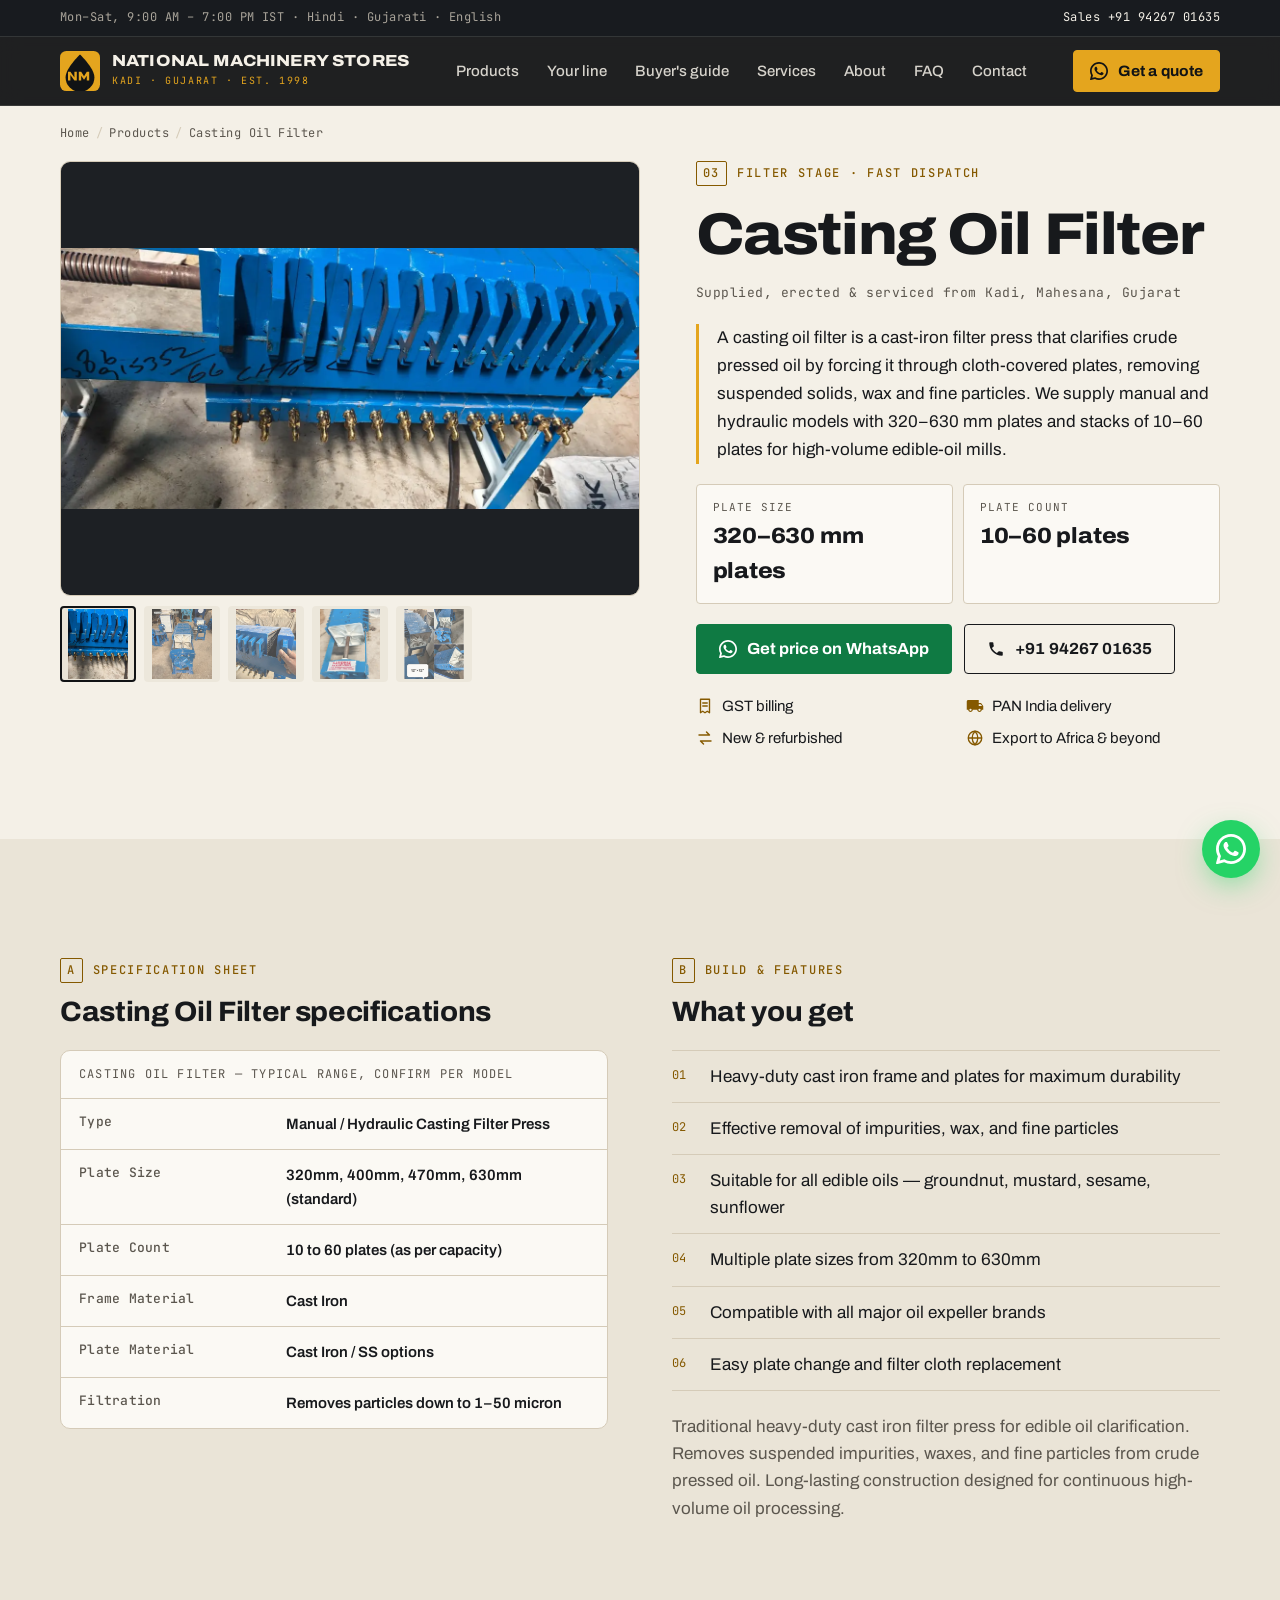
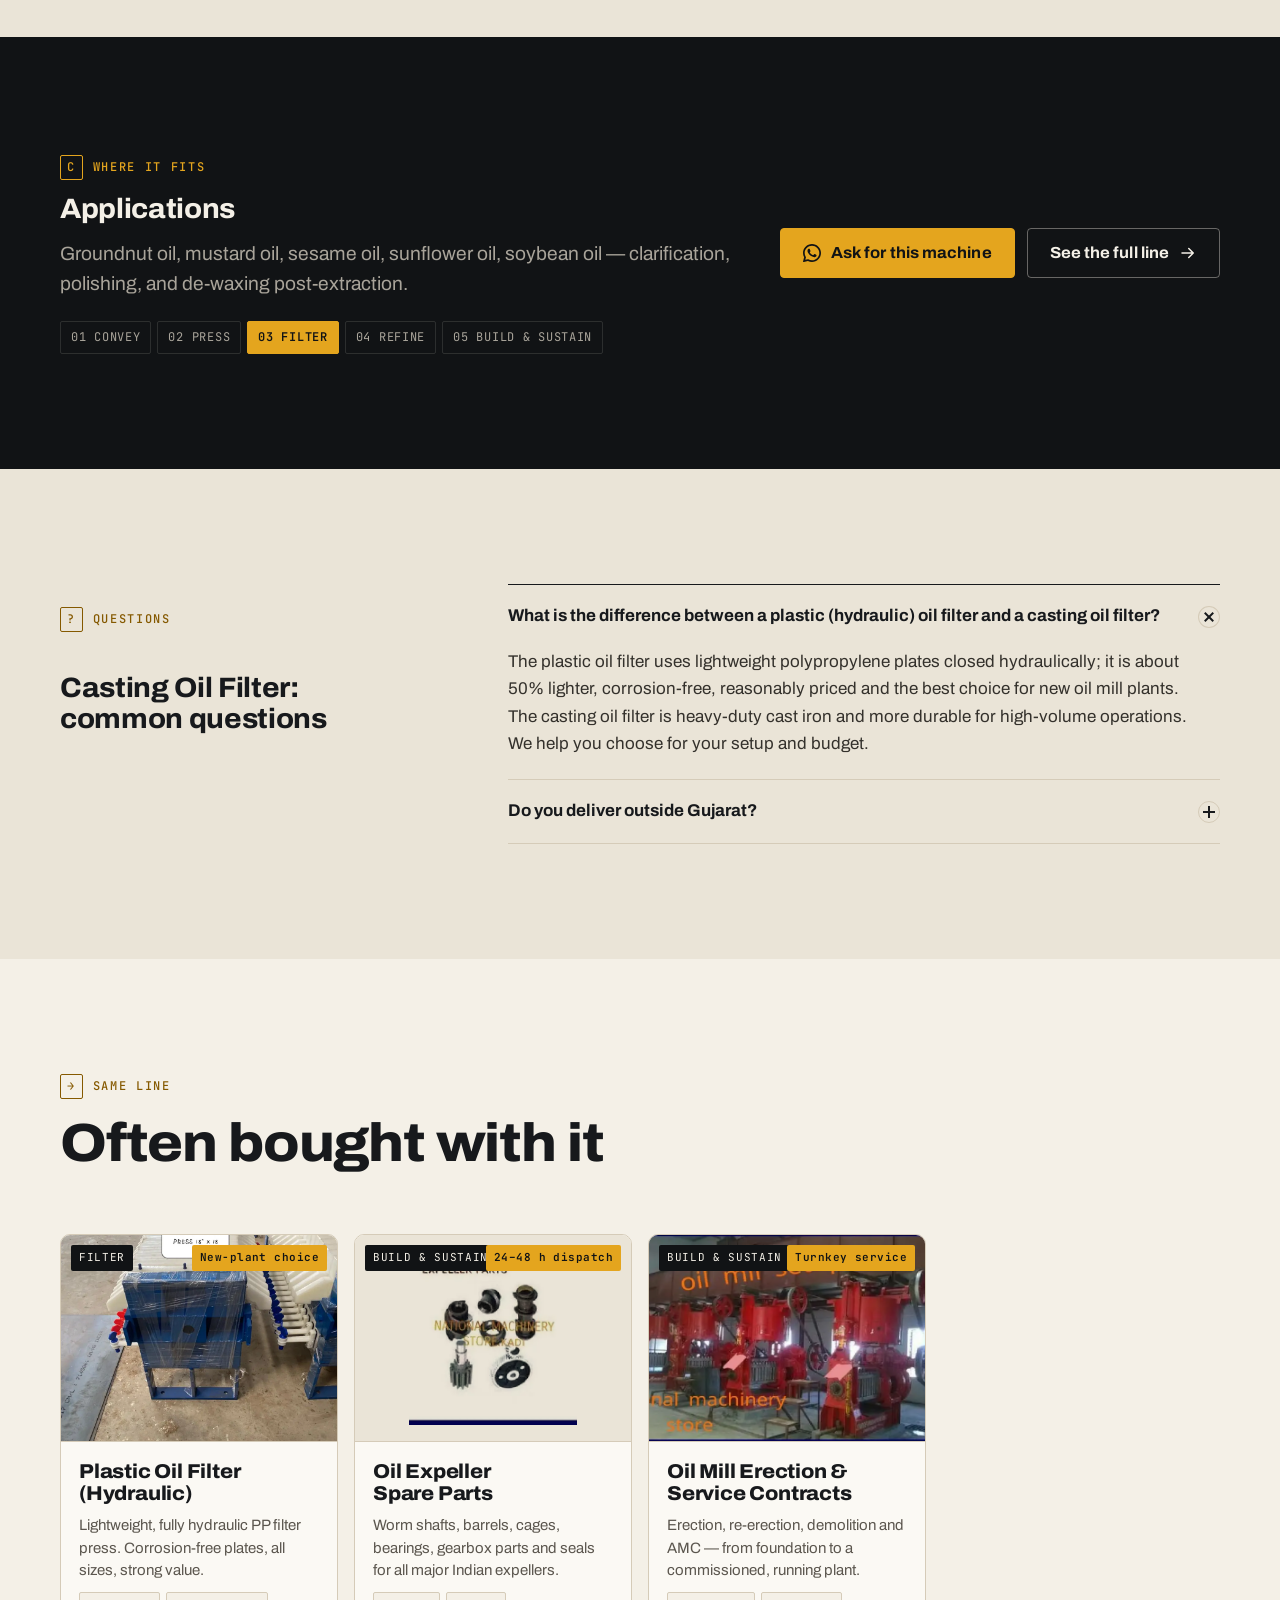
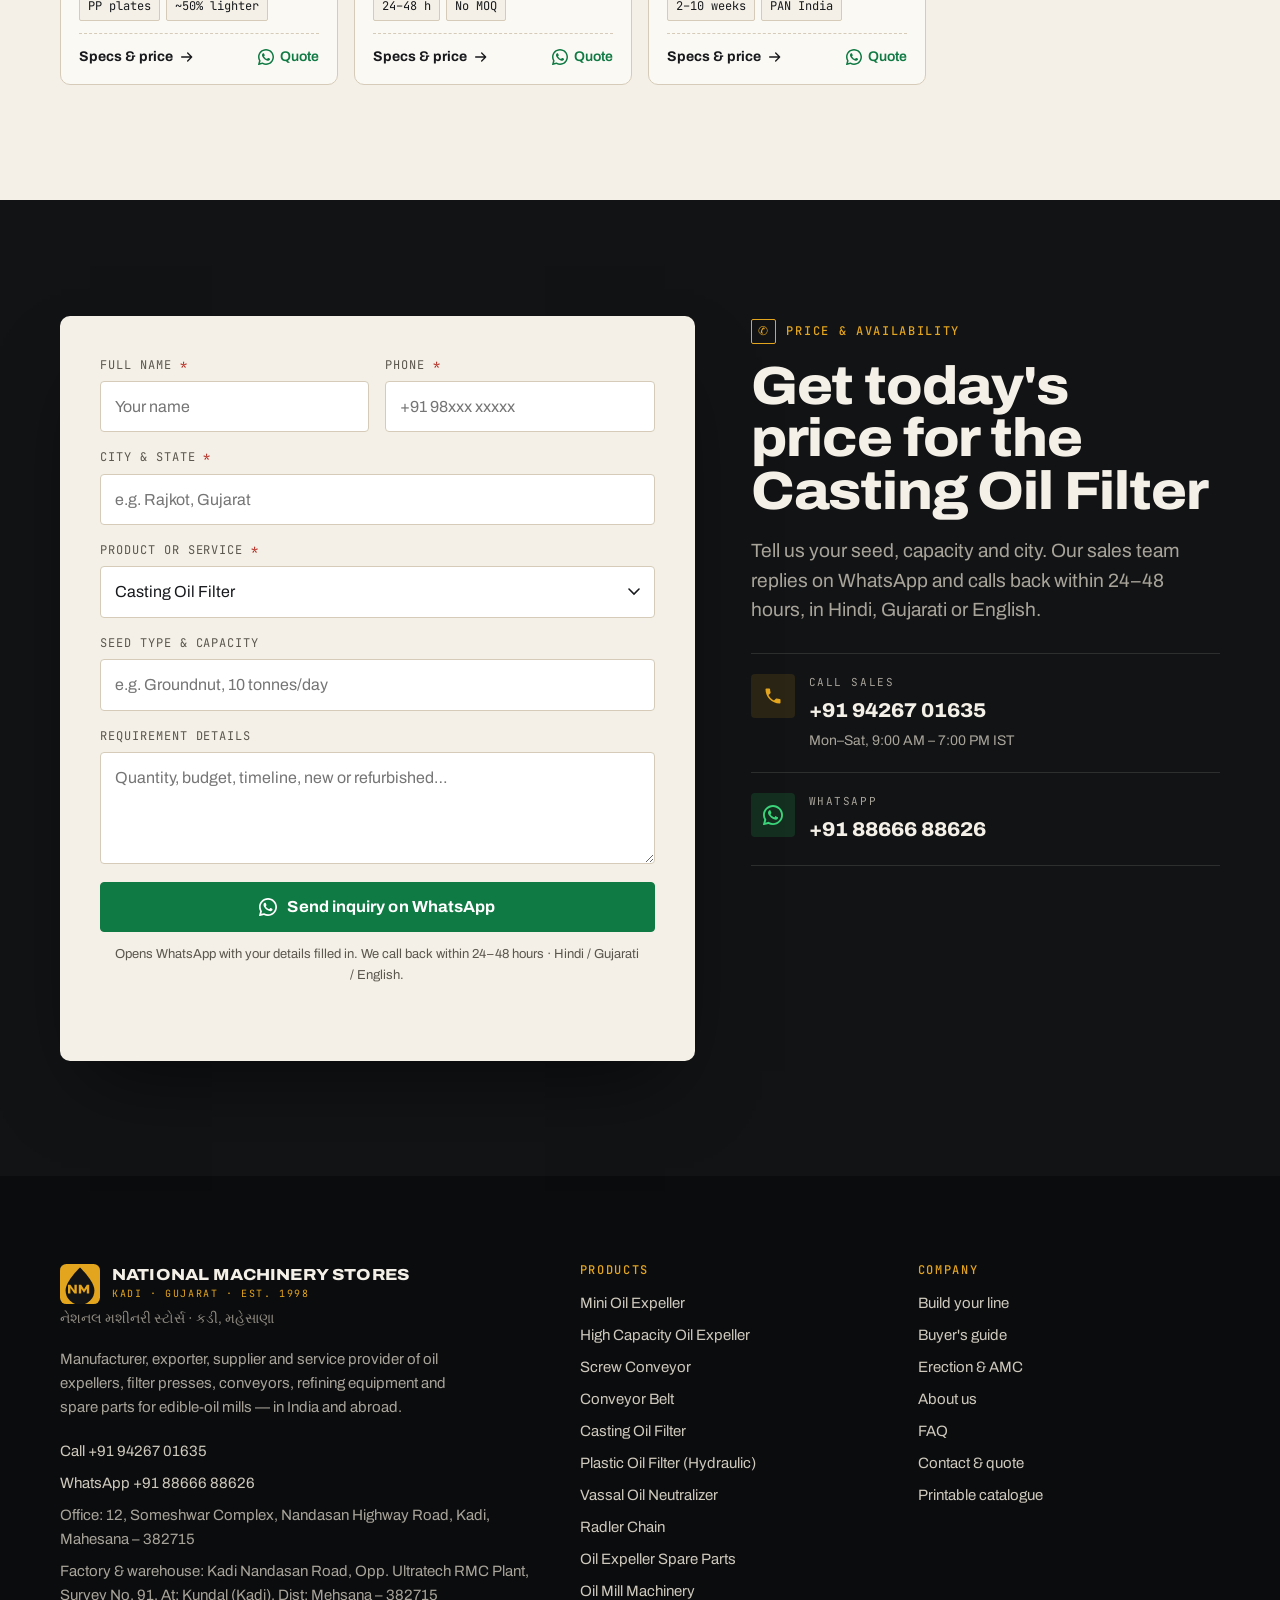
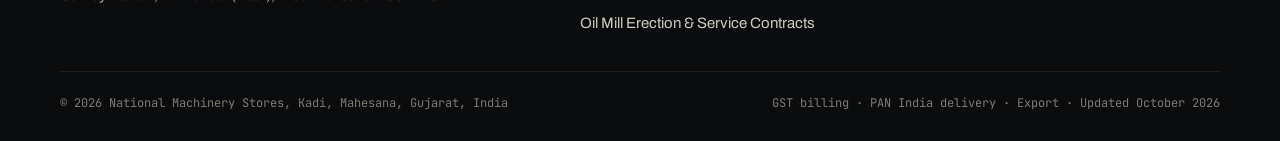
<file: products/casting-oil-filter.html>
<!doctype html>
<html lang="en-IN" data-wa="918866688626">
<head>
<meta charset="utf-8">
<meta name="viewport" content="width=device-width, initial-scale=1">
<title>Casting Oil Filter Press (Cast Iron) | Kadi, Gujarat</title>
<meta name="description" content="Cast-iron casting oil filter press for edible oil clarification: 320–630 mm plates, 10–60 plate stacks, manual or hydraulic. Removes solids and wax. Kadi, Gujarat.">
<link rel="canonical" href="https://nationalmachinerystores.com/products/casting-oil-filter.html">
<meta name="robots" content="index, follow, max-image-preview:large">
<meta name="theme-color" content="#111315">
<meta property="og:site_name" content="National Machinery Stores">
<meta property="og:type" content="website">
<meta property="og:locale" content="en_IN">
<meta property="og:title" content="Casting Oil Filter Press (Cast Iron) | Kadi, Gujarat">
<meta property="og:description" content="Cast-iron casting oil filter press for edible oil clarification: 320–630 mm plates, 10–60 plate stacks, manual or hydraulic. Removes solids and wax. Kadi, Gujarat.">
<meta property="og:url" content="https://nationalmachinerystores.com/products/casting-oil-filter.html">
<meta property="og:image" content="https://nationalmachinerystores.com/images/og/casting-oil-filter.jpg">
<meta property="og:image:width" content="1200">
<meta property="og:image:height" content="630">
<meta name="twitter:card" content="summary_large_image">
<meta name="twitter:title" content="Casting Oil Filter Press (Cast Iron) | Kadi, Gujarat">
<meta name="twitter:description" content="Cast-iron casting oil filter press for edible oil clarification: 320–630 mm plates, 10–60 plate stacks, manual or hydraulic. Removes solids and wax. Kadi, Gujarat.">
<meta name="twitter:image" content="https://nationalmachinerystores.com/images/og/casting-oil-filter.jpg">
<link rel="icon" href="../favicon.svg" type="image/svg+xml">
<link rel="icon" href="../images/brand/favicon-48.png" sizes="48x48" type="image/png">
<link rel="apple-touch-icon" href="../images/brand/apple-touch-icon.png">
<link rel="manifest" href="../site.webmanifest">
<link rel="preconnect" href="https://fonts.googleapis.com">
<link rel="preconnect" href="https://fonts.gstatic.com" crossorigin>
<link rel="stylesheet" href="https://fonts.googleapis.com/css2?family=Archivo:wdth,wght@62..125,100..900&amp;family=JetBrains+Mono:wght@400;500;600&amp;display=swap">
<link rel="stylesheet" href="../assets/css/site.css?v=cb66d561">
<link rel="preload" as="image" href="../images/products/casting-oil-filter-5.webp" fetchpriority="high">
<script type="application/ld+json">{"@context":"https://schema.org","@graph":[{"@type":"Product","@id":"https://nationalmachinerystores.com/products/casting-oil-filter.html#item","name":"Casting Oil Filter","description":"A casting oil filter is a cast-iron filter press that clarifies crude pressed oil by forcing it through cloth-covered plates, removing suspended solids, wax and fine particles. We supply manual and hydraulic models with 320–630 mm plates and stacks of 10–60 plates for high-volume edible-oil mills.","image":["https://nationalmachinerystores.com/images/products/casting-oil-filter-5.webp","https://nationalmachinerystores.com/images/products/casting-oil-filter-1.webp","https://nationalmachinerystores.com/images/products/casting-oil-filter-2.webp","https://nationalmachinerystores.com/images/products/casting-oil-filter-3.webp","https://nationalmachinerystores.com/images/products/casting-oil-filter-4.webp"],"url":"https://nationalmachinerystores.com/products/casting-oil-filter.html","category":"Oil mill machinery","additionalProperty":[{"@type":"PropertyValue","name":"Type","value":"Manual / Hydraulic Casting Filter Press"},{"@type":"PropertyValue","name":"Plate Size","value":"320mm, 400mm, 470mm, 630mm (standard)"},{"@type":"PropertyValue","name":"Plate Count","value":"10 to 60 plates (as per capacity)"},{"@type":"PropertyValue","name":"Frame Material","value":"Cast Iron"},{"@type":"PropertyValue","name":"Plate Material","value":"Cast Iron / SS options"},{"@type":"PropertyValue","name":"Filtration","value":"Removes particles down to 1–50 micron"}]},{"@type":"WebPage","@id":"https://nationalmachinerystores.com/products/casting-oil-filter.html#webpage","url":"https://nationalmachinerystores.com/products/casting-oil-filter.html","name":"Casting Oil Filter Press (Cast Iron) | Kadi, Gujarat","isPartOf":{"@id":"https://nationalmachinerystores.com/#website"},"about":{"@id":"https://nationalmachinerystores.com/products/casting-oil-filter.html#item"},"dateModified":"2026-10-01","inLanguage":"en-IN","breadcrumb":{"@type":"BreadcrumbList","itemListElement":[{"@type":"ListItem","position":1,"name":"Home","item":"https://nationalmachinerystores.com/"},{"@type":"ListItem","position":2,"name":"Products","item":"https://nationalmachinerystores.com/#products"},{"@type":"ListItem","position":3,"name":"Casting Oil Filter","item":"https://nationalmachinerystores.com/products/casting-oil-filter.html"}]}},{"@type":"BreadcrumbList","itemListElement":[{"@type":"ListItem","position":1,"name":"Home","item":"https://nationalmachinerystores.com/"},{"@type":"ListItem","position":2,"name":"Products","item":"https://nationalmachinerystores.com/#products"},{"@type":"ListItem","position":3,"name":"Casting Oil Filter","item":"https://nationalmachinerystores.com/products/casting-oil-filter.html"}]},{"@type":"LocalBusiness","@id":"https://nationalmachinerystores.com/#business","name":"National Machinery Stores","url":"https://nationalmachinerystores.com/","telephone":"+919426701635"},{"@type":"FAQPage","@id":"https://nationalmachinerystores.com/products/casting-oil-filter.html#faq","mainEntity":[{"@type":"Question","name":"What is the difference between a plastic (hydraulic) oil filter and a casting oil filter?","acceptedAnswer":{"@type":"Answer","text":"The plastic oil filter uses lightweight polypropylene plates closed hydraulically; it is about 50% lighter, corrosion-free, reasonably priced and the best choice for new oil mill plants. The casting oil filter is heavy-duty cast iron and more durable for high-volume operations. We help you choose for your setup and budget."}},{"@type":"Question","name":"Do you deliver outside Gujarat?","acceptedAnswer":{"@type":"Answer","text":"Yes. We supply clients in 18+ Indian states, including Rajasthan, Maharashtra, Madhya Pradesh, Uttar Pradesh, Punjab, Haryana, Karnataka, Andhra Pradesh and Odisha, and export to Africa and other international markets. Every order includes GST billing and transit-safe packaging."}}]}]}</script>
</head>
<body>
<svg xmlns="http://www.w3.org/2000/svg" style="display:none" aria-hidden="true">
<symbol id="i-phone" viewBox="0 0 24 24"><path fill="currentColor" d="M6.6 10.8c1.4 2.8 3.8 5.1 6.6 6.6l2.2-2.2c.3-.3.7-.4 1-.2 1.1.4 2.3.6 3.6.6.6 0 1 .4 1 1V20c0 .6-.4 1-1 1-9.4 0-17-7.6-17-17 0-.6.4-1 1-1h3.5c.6 0 1 .4 1 1 0 1.3.2 2.5.6 3.6.1.3 0 .7-.2 1L6.6 10.8z"/></symbol>
<symbol id="i-wa" viewBox="0 0 24 24"><path fill="currentColor" d="M17.47 14.38c-.3-.15-1.76-.87-2.03-.97-.27-.1-.47-.15-.67.15-.2.3-.77.97-.94 1.16-.17.2-.35.22-.64.07-.3-.15-1.26-.46-2.39-1.47-.88-.79-1.48-1.76-1.65-2.06-.17-.3-.02-.46.13-.6.13-.14.3-.35.45-.52.15-.17.2-.3.3-.5.1-.2.05-.37-.03-.52-.07-.15-.67-1.61-.92-2.2-.24-.58-.49-.5-.67-.51h-.57c-.2 0-.52.07-.8.37-.27.3-1.04 1.02-1.04 2.48 0 1.46 1.07 2.88 1.21 3.07.15.2 2.1 3.2 5.08 4.49.71.31 1.26.49 1.7.63.71.23 1.36.2 1.87.12.57-.09 1.76-.72 2-1.41.25-.7.25-1.29.17-1.41-.07-.13-.27-.2-.57-.35z"/><path fill="currentColor" d="M12 0C5.37 0 0 5.37 0 12c0 2.1.55 4.09 1.5 5.81L.06 23.18a.75.75 0 00.93.91l5.5-1.44A11.95 11.95 0 0012 24c6.63 0 12-5.37 12-12S18.63 0 12 0zm0 21.75c-1.8 0-3.5-.49-4.95-1.35l-.36-.21-3.67.96.97-3.58-.23-.37A9.72 9.72 0 012.25 12C2.25 6.59 6.59 2.25 12 2.25S21.75 6.59 21.75 12 17.41 21.75 12 21.75z"/></symbol>
<symbol id="i-arrow" viewBox="0 0 24 24"><path fill="none" stroke="currentColor" stroke-width="2" stroke-linecap="round" stroke-linejoin="round" d="M4 12h15M13 6l6 6-6 6"/></symbol>
<symbol id="i-check" viewBox="0 0 24 24"><path fill="none" stroke="currentColor" stroke-width="2.2" stroke-linecap="round" stroke-linejoin="round" d="M4.5 12.5l4.5 4.5L19.5 6.5"/></symbol>
<symbol id="i-pin" viewBox="0 0 24 24"><path fill="currentColor" d="M12 2C8.13 2 5 5.13 5 9c0 5.25 7 13 7 13s7-7.75 7-13c0-3.87-3.13-7-7-7zm0 9.5a2.5 2.5 0 110-5 2.5 2.5 0 010 5z"/></symbol>
<symbol id="i-clock" viewBox="0 0 24 24"><g fill="none" stroke="currentColor" stroke-width="1.9" stroke-linecap="round"><circle cx="12" cy="12" r="9"/><path d="M12 7v5l3.5 2"/></g></symbol>
<symbol id="i-truck" viewBox="0 0 24 24"><path fill="currentColor" d="M20 8h-3V4H3c-1.1 0-2 .9-2 2v11h2c0 1.66 1.34 3 3 3s3-1.34 3-3h6c0 1.66 1.34 3 3 3s3-1.34 3-3h2v-5l-3-4zM6 18.5a1.5 1.5 0 110-3 1.5 1.5 0 010 3zm13.5-9l1.96 2.5H17V9.5h2.5zM18 18.5a1.5 1.5 0 110-3 1.5 1.5 0 010 3z"/></symbol>
<symbol id="i-globe" viewBox="0 0 24 24"><g fill="none" stroke="currentColor" stroke-width="1.8"><circle cx="12" cy="12" r="9"/><path d="M3 12h18M12 3c2.5 2.6 3.8 5.6 3.8 9s-1.3 6.4-3.8 9c-2.5-2.6-3.8-5.6-3.8-9S9.5 5.6 12 3z"/></g></symbol>
<symbol id="i-receipt" viewBox="0 0 24 24"><g fill="none" stroke="currentColor" stroke-width="1.8" stroke-linejoin="round"><path d="M6 3h12v18l-3-2-3 2-3-2-3 2V3z"/><path d="M9 8h6M9 12h6" stroke-linecap="round"/></g></symbol>
<symbol id="i-wrench" viewBox="0 0 24 24"><path fill="none" stroke="currentColor" stroke-width="1.8" stroke-linejoin="round" d="M14.7 6.3a4 4 0 00-5.4 5.1L3.5 17.2a1.8 1.8 0 002.5 2.5l5.8-5.8a4 4 0 005.1-5.4l-2.5 2.5-2.2-.4-.4-2.2 2.9-2.1z"/></symbol>
<symbol id="i-gear" viewBox="0 0 24 24"><g fill="none" stroke="currentColor" stroke-width="1.8"><circle cx="12" cy="12" r="3.2"/><path stroke-linecap="round" d="M12 2.8v2.6M12 18.6v2.6M21.2 12h-2.6M5.4 12H2.8M18.5 5.5l-1.8 1.8M7.3 16.7l-1.8 1.8M18.5 18.5l-1.8-1.8M7.3 7.3L5.5 5.5"/><circle cx="12" cy="12" r="6.6"/></g></symbol>
<symbol id="i-swap" viewBox="0 0 24 24"><path fill="none" stroke="currentColor" stroke-width="1.9" stroke-linecap="round" stroke-linejoin="round" d="M4 8h14l-4-4M20 16H6l4 4"/></symbol>
<symbol id="i-hammer" viewBox="0 0 24 24"><path fill="none" stroke="currentColor" stroke-width="1.8" stroke-linejoin="round" d="M13 7l4 4M9.5 3.5l6 6-2.5 2.5-6-6zM11.5 10.5L4 18a1.4 1.4 0 002 2l7.5-7.5"/></symbol>
<symbol id="i-bolt" viewBox="0 0 24 24"><path fill="currentColor" d="M13 2L4 14h6l-1 8 9-12h-6l1-8z"/></symbol>
<symbol id="i-menu" viewBox="0 0 24 24"><path fill="none" stroke="currentColor" stroke-width="2" stroke-linecap="round" d="M4 7h16M4 12h16M4 17h10"/></symbol>
<symbol id="i-close" viewBox="0 0 24 24"><path fill="none" stroke="currentColor" stroke-width="2" stroke-linecap="round" d="M6 6l12 12M18 6L6 18"/></symbol>
<symbol id="i-star" viewBox="0 0 24 24"><path fill="currentColor" d="M12 2l3.09 6.26L22 9.27l-5 4.87 1.18 6.88L12 17.77l-6.18 3.25L7 14.14 2 9.27l6.91-1.01L12 2z"/></symbol>
</svg>
<a class="skip" href="#main">Skip to content</a>
<div class="util">
  <div class="wrap">
    <span>Mon–Sat, 9:00 AM – 7:00 PM IST<span class="util-langs"> · Hindi · Gujarati · English</span></span>
    <a href="tel:+919426701635">Sales +91 94267 01635</a>
  </div>
</div>
<header class="header">
  <div class="wrap">
    <a class="brand" href="../" aria-label="National Machinery Stores — home">
      <svg viewBox="0 0 100 100" xmlns="http://www.w3.org/2000/svg" role="img" aria-label="National Machinery Stores logo"><rect width="100" height="100" rx="16" fill="#E4A51E"/><path d="M50 9C50 9 14 43 14 66a36 36 0 0072 0C86 43 50 9 50 9z" fill="#111315"/><polygon points="20,52 26,52 36,66 36,52 42,52 42,74 36,74 26,60 26,74 20,74" fill="#E4A51E"/><polygon points="47,52 53,52 60,63 67,52 73,52 73,74 67,74 67,62 60,72 53,62 53,74 47,74" fill="#E4A51E"/></svg>
      <span><span class="brand-name">National Machinery Stores</span><span class="brand-sub">Kadi · Gujarat · Est. 1998</span></span>
    </a>
    <nav class="nav" aria-label="Primary"><a href="../#products">Products</a><a href="../#line">Your line</a><a href="../#guide">Buyer&#x27;s guide</a><a href="../#services">Services</a><a href="../#about">About</a><a href="../#faq">FAQ</a><a href="../#contact">Contact</a></nav>
    <a class="btn btn--sm header-cta" href="https://wa.me/918866688626?text=Hello%20National%20Machinery%20Stores%2C%20I%20need%20a%20quote." target="_blank" rel="noopener"><svg aria-hidden="true" focusable="false"><use href="#i-wa"/></svg>Get a quote</a>
    <button class="menu-btn" type="button" data-open-drawer aria-controls="drawer" aria-expanded="false" aria-label="Open menu"><svg aria-hidden="true" focusable="false"><use href="#i-menu"/></svg></button>
  </div>
</header>
<div class="drawer" id="drawer" aria-hidden="true" role="dialog" aria-label="Menu">
  <div class="drawer-top">
    <span class="brand-sub">Menu</span>
    <button class="menu-btn" type="button" data-close-drawer aria-label="Close menu"><svg aria-hidden="true" focusable="false"><use href="#i-close"/></svg></button>
  </div>
  <nav aria-label="Mobile"><a href="../#products">Products</a><a href="../#line">Your line</a><a href="../#guide">Buyer&#x27;s guide</a><a href="../#services">Services</a><a href="../#about">About</a><a href="../#faq">FAQ</a><a href="../#contact">Contact</a></nav>
  <div class="btn-row">
    <a class="btn" href="tel:+919426701635"><svg aria-hidden="true" focusable="false"><use href="#i-phone"/></svg>Call</a>
    <a class="btn btn--wa" href="https://wa.me/918866688626?text=Hello%20National%20Machinery%20Stores%2C%20I%20need%20a%20quote." target="_blank" rel="noopener"><svg aria-hidden="true" focusable="false"><use href="#i-wa"/></svg>WhatsApp</a>
  </div>
</div>
<main id="main">
  <div class="wrap">
    <nav class="crumbs" aria-label="Breadcrumb"><ol><li><a href="../">Home</a></li><li><a href="../#products">Products</a></li><li aria-current="page">Casting Oil Filter</li></ol></nav>
    <div class="p-hero">
      <div class="gallery">
        <div class="gallery-main fit-cover"><img data-gallery-main src="../images/products/casting-oil-filter-5.webp" alt="Blue cast-iron casting oil filter press with plate stack and brass drain cocks" width="1200" height="541" fetchpriority="high" decoding="async"></div>
        <div class="thumbs"><button type="button" data-gallery-thumb data-src="../images/products/casting-oil-filter-5.webp" data-alt="Blue cast-iron casting oil filter press with plate stack and brass drain cocks" aria-current="true" aria-label="Photo 1 of 5"><img src="../images/products/casting-oil-filter-5.webp" alt="" loading="lazy" decoding="async" width="76" height="76"></button><button type="button" data-gallery-thumb data-src="../images/products/casting-oil-filter-1.webp" data-alt="Casting oil filter press with plate pack and hydraulic closing unit" aria-current="false" aria-label="Photo 2 of 5"><img src="../images/products/casting-oil-filter-1.webp" alt="" loading="lazy" decoding="async" width="76" height="76"></button><button type="button" data-gallery-thumb data-src="../images/products/casting-oil-filter-2.webp" data-alt="Open casting oil filter plates showing filter cloth seating" aria-current="false" aria-label="Photo 3 of 5"><img src="../images/products/casting-oil-filter-2.webp" alt="" loading="lazy" decoding="async" width="76" height="76"></button><button type="button" data-gallery-thumb data-src="../images/products/casting-oil-filter-3.webp" data-alt="Standing casting oil filter press painted blue with nameplate" aria-current="false" aria-label="Photo 4 of 5"><img src="../images/products/casting-oil-filter-3.webp" alt="" loading="lazy" decoding="async" width="76" height="76"></button><button type="button" data-gallery-thumb data-src="../images/products/casting-oil-filter-4.webp" data-alt="Casting oil filter press detail with 12 x 12 inch plates" aria-current="false" aria-label="Photo 5 of 5"><img src="../images/products/casting-oil-filter-4.webp" alt="" loading="lazy" decoding="async" width="76" height="76"></button></div>
      </div>
      <div class="p-info">
        <span class="eyebrow"><span class="idx">03</span> Filter stage · Fast dispatch</span>
        <h1>Casting Oil Filter</h1>
        <p class="sub">Supplied, erected &amp; serviced from Kadi, Mahesana, Gujarat</p>
        <p class="answer">A casting oil filter is a cast-iron filter press that clarifies crude pressed oil by forcing it through cloth-covered plates, removing suspended solids, wax and fine particles. We supply manual and hydraulic models with 320–630 mm plates and stacks of 10–60 plates for high-volume edible-oil mills.</p>
        <dl class="keyspecs"><div><dt>Plate size</dt><dd>320–630 mm plates</dd></div><div><dt>Plate count</dt><dd>10–60 plates</dd></div></dl>
        <div class="btn-row">
          <a class="btn btn--wa" href="https://wa.me/918866688626?text=Hello%20National%20Machinery%20Stores%2C%20I%20need%20price%20and%20availability%20for%3A%20Casting%20Oil%20Filter." target="_blank" rel="noopener"><svg aria-hidden="true" focusable="false"><use href="#i-wa"/></svg>Get price on WhatsApp</a>
          <a class="btn btn--line" href="tel:+919426701635"><svg aria-hidden="true" focusable="false"><use href="#i-phone"/></svg>+91 94267 01635</a>
        </div>
        <ul class="assure">
          <li><svg aria-hidden="true" focusable="false"><use href="#i-receipt"/></svg>GST billing</li>
          <li><svg aria-hidden="true" focusable="false"><use href="#i-truck"/></svg>PAN India delivery</li>
          <li><svg aria-hidden="true" focusable="false"><use href="#i-swap"/></svg>New &amp; refurbished</li>
          <li><svg aria-hidden="true" focusable="false"><use href="#i-globe"/></svg>Export to Africa &amp; beyond</li>
        </ul>
      </div>
    </div>
  </div>

  <section class="section on-paper-2" aria-labelledby="spec-h">
    <div class="wrap p-body">
      <div>
        <span class="eyebrow"><span class="idx">A</span> Specification sheet</span>
        <h2 class="h-sub" id="spec-h" style="margin:14px 0 22px">Casting Oil Filter specifications</h2>
        <div class="table-wrap"><table class="spec spec--kv"><caption>Casting Oil Filter — typical range, confirm per model</caption><tbody><tr><th scope="row">Type</th><td>Manual / Hydraulic Casting Filter Press</td></tr><tr><th scope="row">Plate Size</th><td>320mm, 400mm, 470mm, 630mm (standard)</td></tr><tr><th scope="row">Plate Count</th><td>10 to 60 plates (as per capacity)</td></tr><tr><th scope="row">Frame Material</th><td>Cast Iron</td></tr><tr><th scope="row">Plate Material</th><td>Cast Iron / SS options</td></tr><tr><th scope="row">Filtration</th><td>Removes particles down to 1–50 micron</td></tr></tbody></table></div>
      </div>
      <div>
        <span class="eyebrow"><span class="idx">B</span> Build &amp; features</span>
        <h2 class="h-sub" style="margin:14px 0 22px">What you get</h2>
        <ul class="features"><li><span>01</span>Heavy-duty cast iron frame and plates for maximum durability</li><li><span>02</span>Effective removal of impurities, wax, and fine particles</li><li><span>03</span>Suitable for all edible oils — groundnut, mustard, sesame, sunflower</li><li><span>04</span>Multiple plate sizes from 320mm to 630mm</li><li><span>05</span>Compatible with all major oil expeller brands</li><li><span>06</span>Easy plate change and filter cloth replacement</li></ul>
        <p class="muted" style="margin-top:22px">Traditional heavy-duty cast iron filter press for edible oil clarification. Removes suspended impurities, waxes, and fine particles from crude pressed oil. Long-lasting construction designed for continuous high-volume oil processing.</p>
      </div>
    </div>
  </section>

  <section class="section on-ink" aria-labelledby="app-h">
    <div class="wrap">
      <div class="cta-band">
        <div>
          <span class="eyebrow"><span class="idx">C</span> Where it fits</span>
          <h2 class="h-sub" id="app-h" style="margin:14px 0 14px">Applications</h2>
          <p class="lede">Groundnut oil, mustard oil, sesame oil, sunflower oil, soybean oil — clarification, polishing, and de-waxing post-extraction.</p>
          <ul class="mini-line" style="margin-top:22px" aria-label="Oil mill line stages"><li class="">01 Convey</li><li class="">02 Press</li><li class="is-here">03 Filter</li><li class="">04 Refine</li><li class="">05 Build &amp; sustain</li></ul>
        </div>
        <div class="btn-row">
          <a class="btn" href="https://wa.me/918866688626?text=Hello%20National%20Machinery%20Stores%2C%20I%20need%20price%20and%20availability%20for%3A%20Casting%20Oil%20Filter." target="_blank" rel="noopener"><svg aria-hidden="true" focusable="false"><use href="#i-wa"/></svg>Ask for this machine</a>
          <a class="btn btn--ghost" href="../#line">See the full line <svg aria-hidden="true" focusable="false"><use href="#i-arrow"/></svg></a>
        </div>
      </div>
    </div>
  </section>

  <section class="section on-paper-2" aria-labelledby="pf-h">
  <div class="wrap faq">
    <div class="section-head"><span class="eyebrow"><span class="idx">?</span> Questions</span><h2 class="h-sub" id="pf-h">Casting Oil Filter: common questions</h2></div>
    <div class="faq-list"><details open><summary>What is the difference between a plastic (hydraulic) oil filter and a casting oil filter?</summary><div><p>The plastic oil filter uses lightweight polypropylene plates closed hydraulically; it is about 50% lighter, corrosion-free, reasonably priced and the best choice for new oil mill plants. The casting oil filter is heavy-duty cast iron and more durable for high-volume operations. We help you choose for your setup and budget.</p></div></details>
<details><summary>Do you deliver outside Gujarat?</summary><div><p>Yes. We supply clients in 18+ Indian states, including Rajasthan, Maharashtra, Madhya Pradesh, Uttar Pradesh, Punjab, Haryana, Karnataka, Andhra Pradesh and Odisha, and export to Africa and other international markets. Every order includes GST billing and transit-safe packaging.</p></div></details></div>
  </div>
</section>

  <section class="section" aria-labelledby="rel-h">
    <div class="wrap">
      <div class="section-head"><span class="eyebrow"><span class="idx">→</span> Same line</span><h2 class="h-section" id="rel-h">Often bought with it</h2></div>
      <div class="grid-cards"><article class="card rv" data-stage="filter">
  <div class="card-media fit-cover">
    <span class="card-tag">Filter</span><span class="card-badge">New-plant choice</span>
    <img src="../images/products/plastic-oil-filter-1.webp" alt="Hydraulic plastic oil filter press with white PP plates on a blue frame" width="900" height="1200" loading="lazy" decoding="async">
  </div>
  <div class="card-body">
    <h3><a href="../products/plastic-oil-filter-hydraulic.html">Plastic Oil Filter (Hydraulic)</a></h3>
    <p>Lightweight, fully hydraulic PP filter press. Corrosion-free plates, all sizes, strong value.</p>
    <div class="specs-inline"><span class="spec-pill">PP plates</span><span class="spec-pill">~50% lighter</span></div>
    <div class="card-foot"><span class="card-cta">Specs &amp; price <svg aria-hidden="true" focusable="false"><use href="#i-arrow"/></svg></span><a class="wa-mini" href="https://wa.me/918866688626?text=Hello%20National%20Machinery%20Stores%2C%20I%20need%20price%20and%20availability%20for%3A%20Plastic%20Oil%20Filter%20%28Hydraulic%29." target="_blank" rel="noopener"><svg aria-hidden="true" focusable="false"><use href="#i-wa"/></svg>Quote</a></div>
  </div>
</article><article class="card rv" data-stage="sustain">
  <div class="card-media fit-contain">
    <span class="card-tag">Build &amp; sustain</span><span class="card-badge">24–48 h dispatch</span>
    <img src="../images/products/oil-expeller-spare-parts.webp" alt="Oil expeller spare parts: worm shaft, gear, bearing housing and coupling" width="369" height="384" loading="lazy" decoding="async">
  </div>
  <div class="card-body">
    <h3><a href="../products/oil-expeller-spare-parts.html">Oil Expeller Spare Parts</a></h3>
    <p>Worm shafts, barrels, cages, bearings, gearbox parts and seals for all major Indian expellers.</p>
    <div class="specs-inline"><span class="spec-pill">24–48 h</span><span class="spec-pill">No MOQ</span></div>
    <div class="card-foot"><span class="card-cta">Specs &amp; price <svg aria-hidden="true" focusable="false"><use href="#i-arrow"/></svg></span><a class="wa-mini" href="https://wa.me/918866688626?text=Hello%20National%20Machinery%20Stores%2C%20I%20need%20price%20and%20availability%20for%3A%20Oil%20Expeller%20Spare%20Parts." target="_blank" rel="noopener"><svg aria-hidden="true" focusable="false"><use href="#i-wa"/></svg>Quote</a></div>
  </div>
</article><article class="card rv" data-stage="sustain">
  <div class="card-media fit-cover">
    <span class="card-tag">Build &amp; sustain</span><span class="card-badge">Turnkey service</span>
    <img src="../images/products/oil-mill-machinery.webp" alt="Commissioned oil mill line with red expellers after erection by National Machinery Stores" width="800" height="458" loading="lazy" decoding="async">
  </div>
  <div class="card-body">
    <h3><a href="../products/oil-mill-erection-service.html">Oil Mill Erection &amp; Service Contracts</a></h3>
    <p>Erection, re-erection, demolition and AMC — from foundation to a commissioned, running plant.</p>
    <div class="specs-inline"><span class="spec-pill">2–10 weeks</span><span class="spec-pill">PAN India</span></div>
    <div class="card-foot"><span class="card-cta">Specs &amp; price <svg aria-hidden="true" focusable="false"><use href="#i-arrow"/></svg></span><a class="wa-mini" href="https://wa.me/918866688626?text=Hello%20National%20Machinery%20Stores%2C%20I%20need%20price%20and%20availability%20for%3A%20Oil%20Mill%20Erection%20%26%20Service%20Contracts." target="_blank" rel="noopener"><svg aria-hidden="true" focusable="false"><use href="#i-wa"/></svg>Quote</a></div>
  </div>
</article></div>
    </div>
  </section>

  <section class="section on-ink" id="contact" aria-labelledby="pc-h">
    <div class="wrap contact">
      <form class="form-card" data-wa-form novalidate>
        <div class="form-grid">
          <div class="field"><label for="f-name">Full name <span class="req">*</span></label><input class="input" id="f-name" name="name" autocomplete="name" required placeholder="Your name"></div>
          <div class="field"><label for="f-phone">Phone <span class="req">*</span></label><input class="input" id="f-phone" name="phone" type="tel" autocomplete="tel" inputmode="tel" required placeholder="+91 98xxx xxxxx"></div>
          <div class="field full"><label for="f-city">City &amp; state <span class="req">*</span></label><input class="input" id="f-city" name="city" autocomplete="address-level2" required placeholder="e.g. Rajkot, Gujarat"></div>
          <div class="field full"><label for="f-product">Product or service <span class="req">*</span></label><select class="input" id="f-product" name="product" required><option value="">Select product or service</option>
<option>Mini Oil Expeller</option>
<option>High Capacity Oil Expeller</option>
<option>Screw Conveyor</option>
<option>Conveyor Belt</option>
<option selected>Casting Oil Filter</option>
<option>Plastic Oil Filter (Hydraulic)</option>
<option>Vassal Oil Neutralizer</option>
<option>Radler Chain</option>
<option>Oil Expeller Spare Parts</option>
<option>Oil Mill Machinery</option>
<option>Oil Mill Erection &amp; Service Contracts</option>
<option>Complete oil mill plant (turnkey)</option>
<option>Used / refurbished machinery</option>
<option>Sell my machinery (commission agent)</option>
<option>AMC — Annual Maintenance Contract</option>
<option value="Other">Other — please specify</option></select></div>
          <div class="field full" data-other hidden><label for="f-other">What are you looking for?</label><input class="input" id="f-other" name="other" placeholder="Describe the machine or part"></div>
          <div class="field full"><label for="f-capacity">Seed type &amp; capacity</label><input class="input" id="f-capacity" name="capacity" placeholder="e.g. Groundnut, 10 tonnes/day"></div>
          <div class="field full"><label for="f-message">Requirement details</label><textarea class="input" id="f-message" name="message" rows="3" placeholder="Quantity, budget, timeline, new or refurbished…"></textarea></div>
        </div>
        <button class="btn btn--wa btn--block" type="submit" style="margin-top:18px"><svg aria-hidden="true" focusable="false"><use href="#i-wa"/></svg>Send inquiry on WhatsApp</button>
        <p class="form-note">Opens WhatsApp with your details filled in. We call back within 24–48 hours · Hindi / Gujarati / English.</p>
        <p class="form-status" role="status" aria-live="polite"></p>
      </form>
      <div>
        <span class="eyebrow"><span class="idx">✆</span> Price &amp; availability</span>
        <h2 class="h-section" id="pc-h" style="margin:16px 0 18px">Get today's price for the Casting Oil Filter</h2>
        <p class="lede">Tell us your seed, capacity and city. Our sales team replies on WhatsApp and calls back within 24–48 hours, in Hindi, Gujarati or English.</p>
        <div class="channels" style="margin-top:28px">
          <div class="channel"><span class="ic"><svg aria-hidden="true" focusable="false"><use href="#i-phone"/></svg></span><div><div class="k">Call sales</div><a class="v" href="tel:+919426701635">+91 94267 01635</a><div class="sm">Mon–Sat, 9:00 AM – 7:00 PM IST</div></div></div>
          <div class="channel"><span class="ic wa"><svg aria-hidden="true" focusable="false"><use href="#i-wa"/></svg></span><div><div class="k">WhatsApp</div><a class="v" href="https://wa.me/918866688626" target="_blank" rel="noopener">+91 88666 88626</a></div></div>
        </div>
      </div>
    </div>
  </section>
</main>
<footer class="footer">
  <div class="wrap">
    <div class="footer-grid">
      <div>
        <a class="brand" href="../"><svg viewBox="0 0 100 100" xmlns="http://www.w3.org/2000/svg" role="img" aria-label="National Machinery Stores logo"><rect width="100" height="100" rx="16" fill="#E4A51E"/><path d="M50 9C50 9 14 43 14 66a36 36 0 0072 0C86 43 50 9 50 9z" fill="#111315"/><polygon points="20,52 26,52 36,66 36,52 42,52 42,74 36,74 26,60 26,74 20,74" fill="#E4A51E"/><polygon points="47,52 53,52 60,63 67,52 73,52 73,74 67,74 67,62 60,72 53,62 53,74 47,74" fill="#E4A51E"/></svg><span><span class="brand-name" style="color:#F4F0E7">National Machinery Stores</span><span class="brand-sub">Kadi · Gujarat · Est. 1998</span></span></a>
        <p class="footer-gu" lang="gu">નેશનલ મશીનરી સ્ટોર્સ · કડી, મહેસાણા</p>
        <p class="about-txt">Manufacturer, exporter, supplier and service provider of oil expellers, filter presses, conveyors, refining equipment and spare parts for edible-oil mills — in India and abroad.</p>
        <ul>
          <li><a href="tel:+919426701635">Call +91 94267 01635</a></li>
          <li><a href="https://wa.me/918866688626" target="_blank" rel="noopener">WhatsApp +91 88666 88626</a></li>
          <li>Office: 12, Someshwar Complex, Nandasan Highway Road, Kadi, Mahesana – 382715</li>
          <li>Factory &amp; warehouse: Kadi Nandasan Road, Opp. Ultratech RMC Plant, Survey No. 91, At: Kundal (Kadi), Dist: Mehsana – 382715</li>
        </ul>
      </div>
      <div>
        <h2>Products</h2>
        <ul><li><a href="../products/mini-oil-expeller.html">Mini Oil Expeller</a></li><li><a href="../products/high-capacity-oil-expeller.html">High Capacity Oil Expeller</a></li><li><a href="../products/screw-conveyor.html">Screw Conveyor</a></li><li><a href="../products/conveyor-belt.html">Conveyor Belt</a></li><li><a href="../products/casting-oil-filter.html">Casting Oil Filter</a></li><li><a href="../products/plastic-oil-filter-hydraulic.html">Plastic Oil Filter (Hydraulic)</a></li><li><a href="../products/vassal-oil-neutralizer.html">Vassal Oil Neutralizer</a></li><li><a href="../products/radler-chain.html">Radler Chain</a></li><li><a href="../products/oil-expeller-spare-parts.html">Oil Expeller Spare Parts</a></li><li><a href="../products/oil-mill-machinery.html">Oil Mill Machinery</a></li><li><a href="../products/oil-mill-erection-service.html">Oil Mill Erection &amp; Service Contracts</a></li></ul>
      </div>
      <div>
        <h2>Company</h2>
        <ul>
          <li><a href="../#line">Build your line</a></li>
          <li><a href="../#guide">Buyer's guide</a></li>
          <li><a href="../#services">Erection &amp; AMC</a></li>
          <li><a href="../#about">About us</a></li>
          <li><a href="../#faq">FAQ</a></li>
          <li><a href="../#contact">Contact &amp; quote</a></li>
          <li><a href="../catalogue.html">Printable catalogue</a></li>
        </ul>
      </div>
    </div>
    <div class="footer-base">
      <span>© <span data-year>2026</span> National Machinery Stores, Kadi, Mahesana, Gujarat, India</span>
      <span>GST billing · PAN India delivery · Export · Updated October 2026</span>
    </div>
  </div>
</footer>
<a class="fab-wa" href="https://wa.me/918866688626?text=Hello%20National%20Machinery%20Stores%2C%20I%20need%20price%20and%20availability%20for%3A%20Casting%20Oil%20Filter." target="_blank" rel="noopener" aria-label="Chat on WhatsApp"><svg aria-hidden="true" focusable="false"><use href="#i-wa"/></svg></a>
<div class="actionbar" role="navigation" aria-label="Quick contact">
  <a class="btn btn--sm" href="tel:+919426701635"><svg aria-hidden="true" focusable="false"><use href="#i-phone"/></svg>Call now</a>
  <a class="btn btn--sm btn--wa" href="https://wa.me/918866688626?text=Hello%20National%20Machinery%20Stores%2C%20I%20need%20price%20and%20availability%20for%3A%20Casting%20Oil%20Filter." target="_blank" rel="noopener"><svg aria-hidden="true" focusable="false"><use href="#i-wa"/></svg>WhatsApp</a>
</div>
<script src="../assets/js/site.js?v=c3ecb298" defer></script>
</body>
</html>
</file>
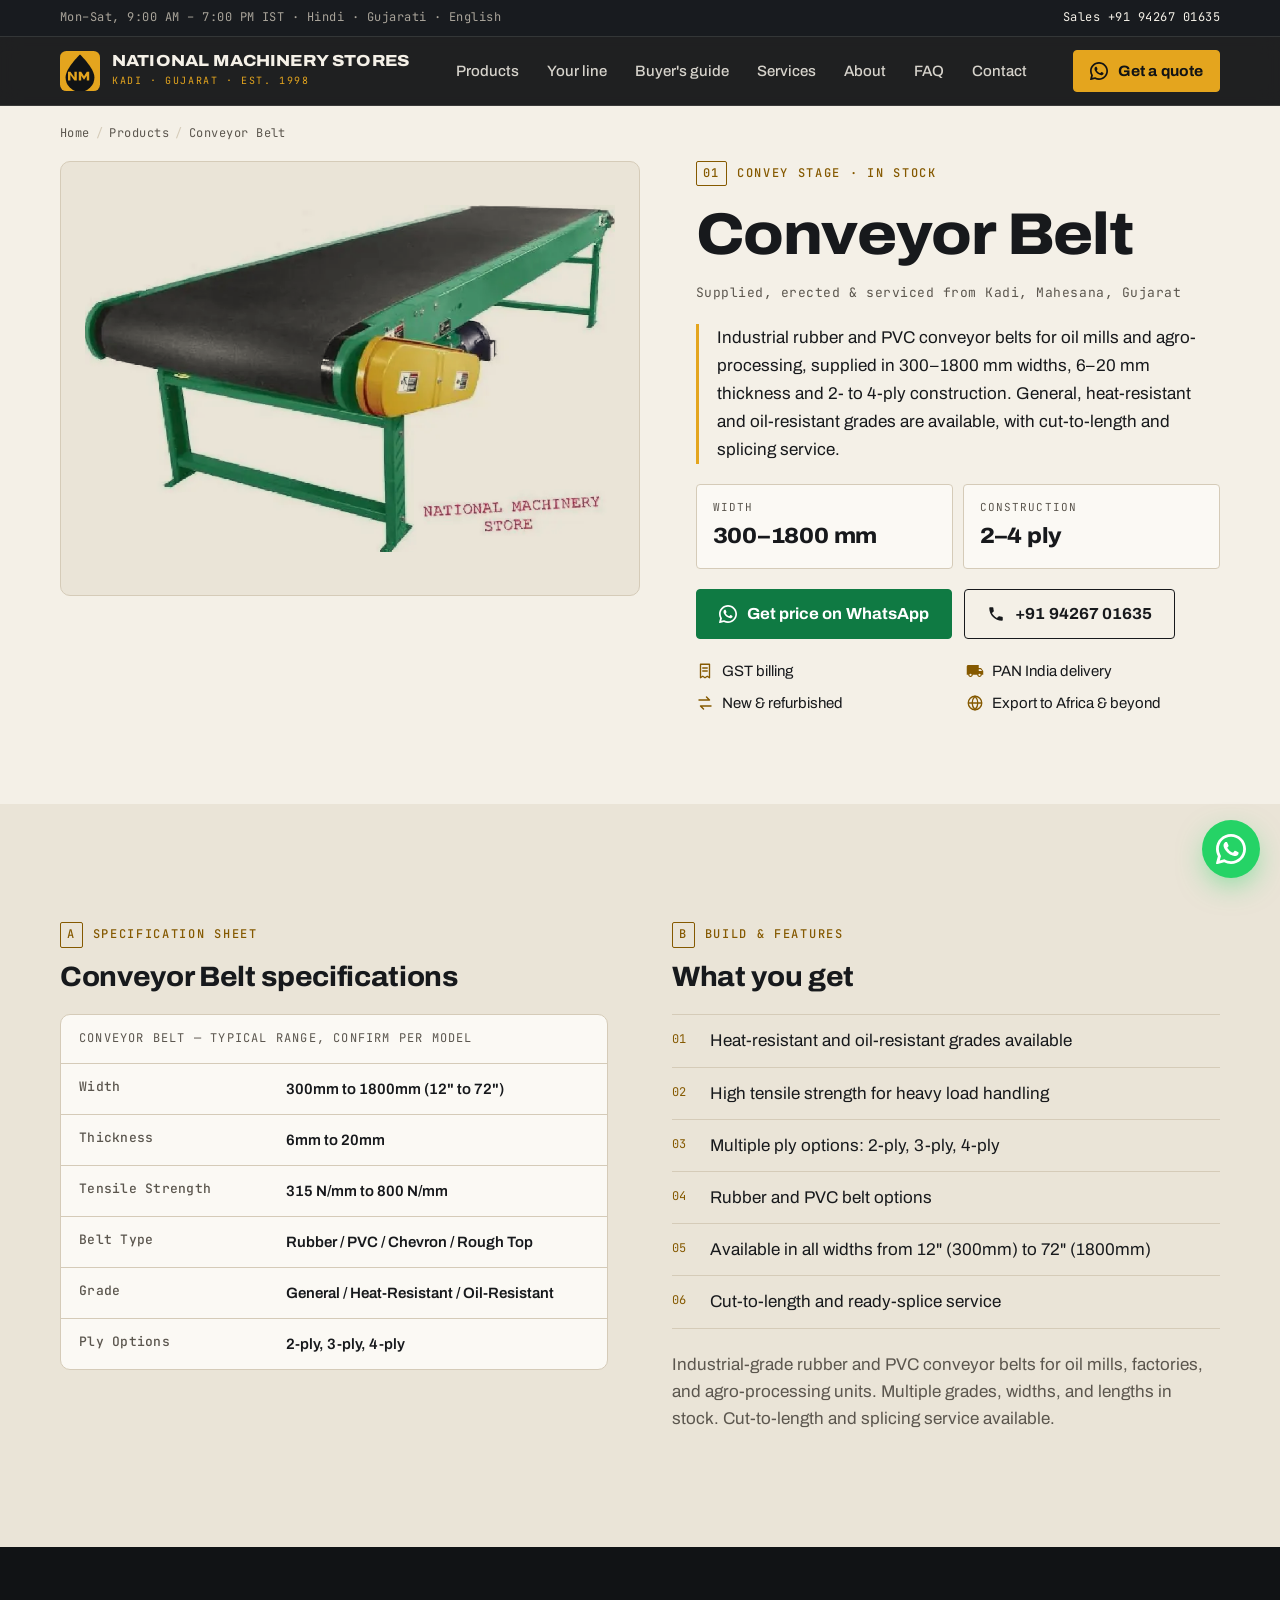
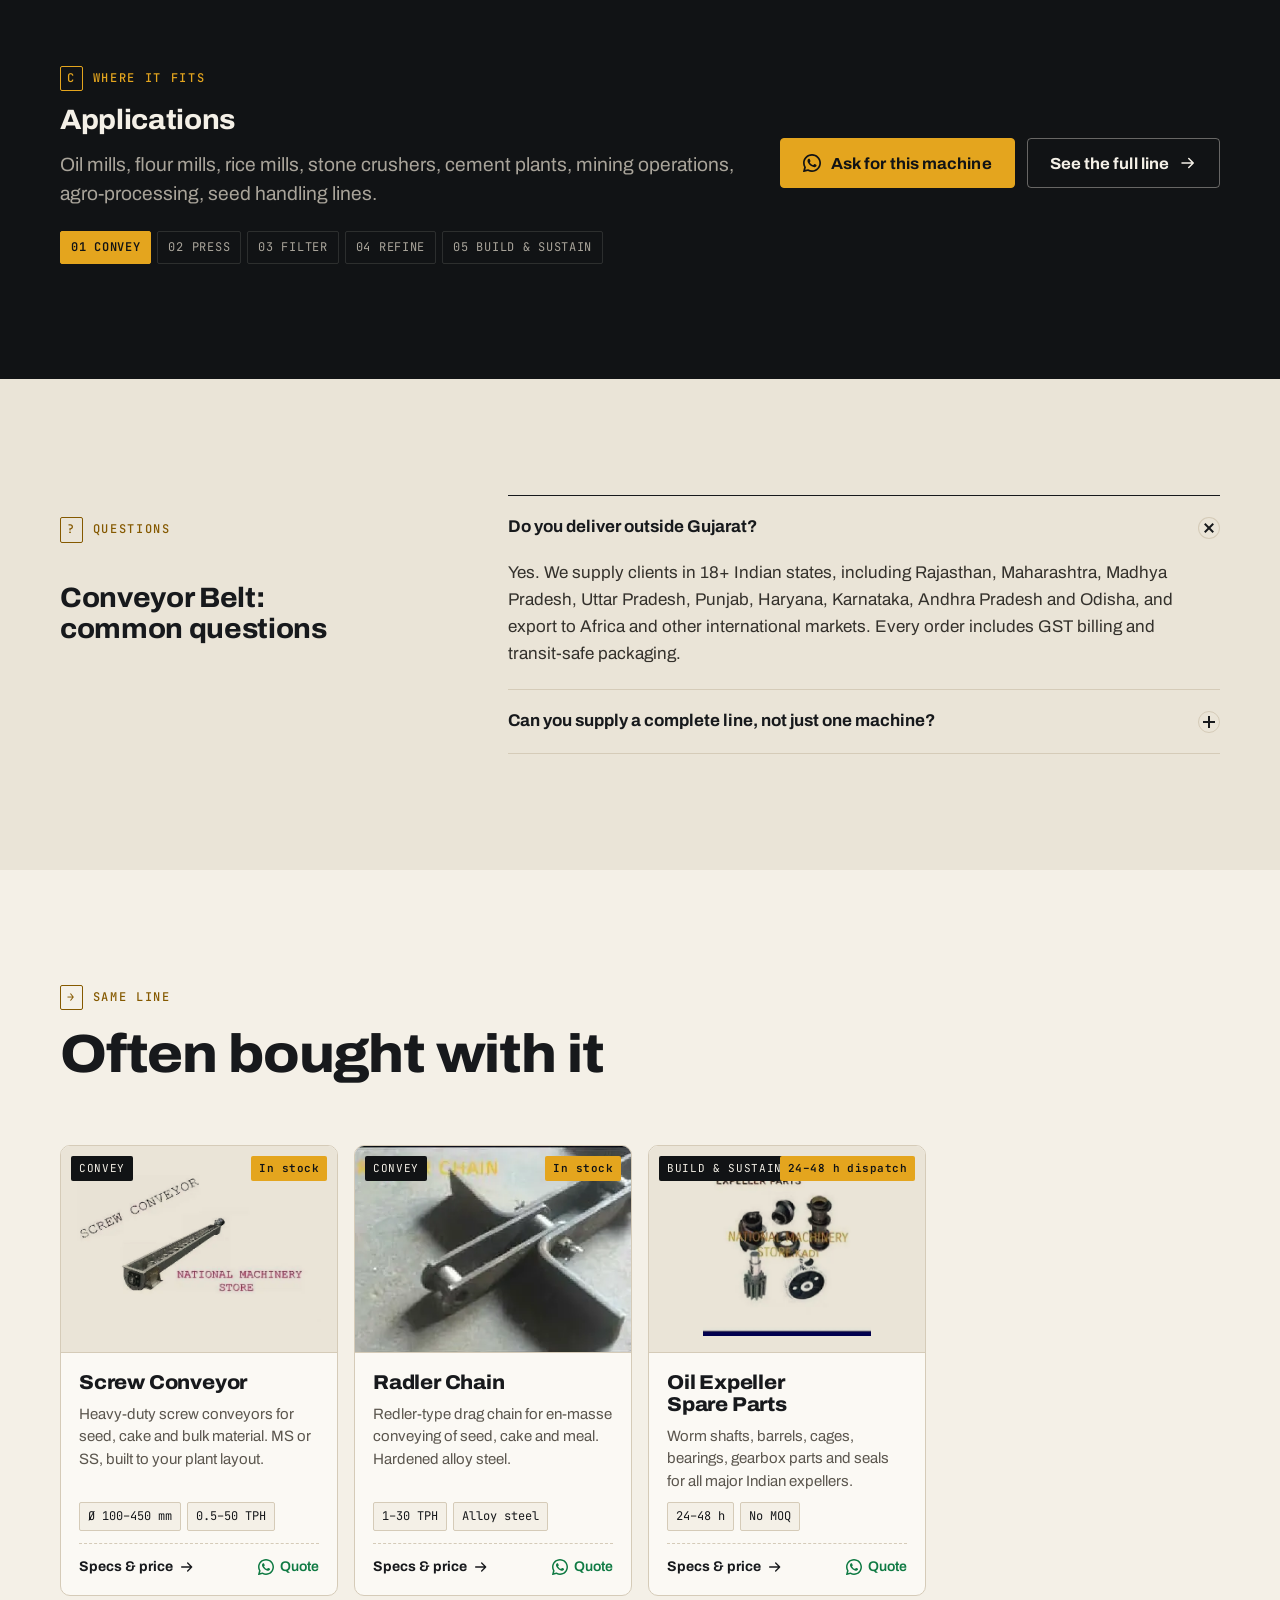
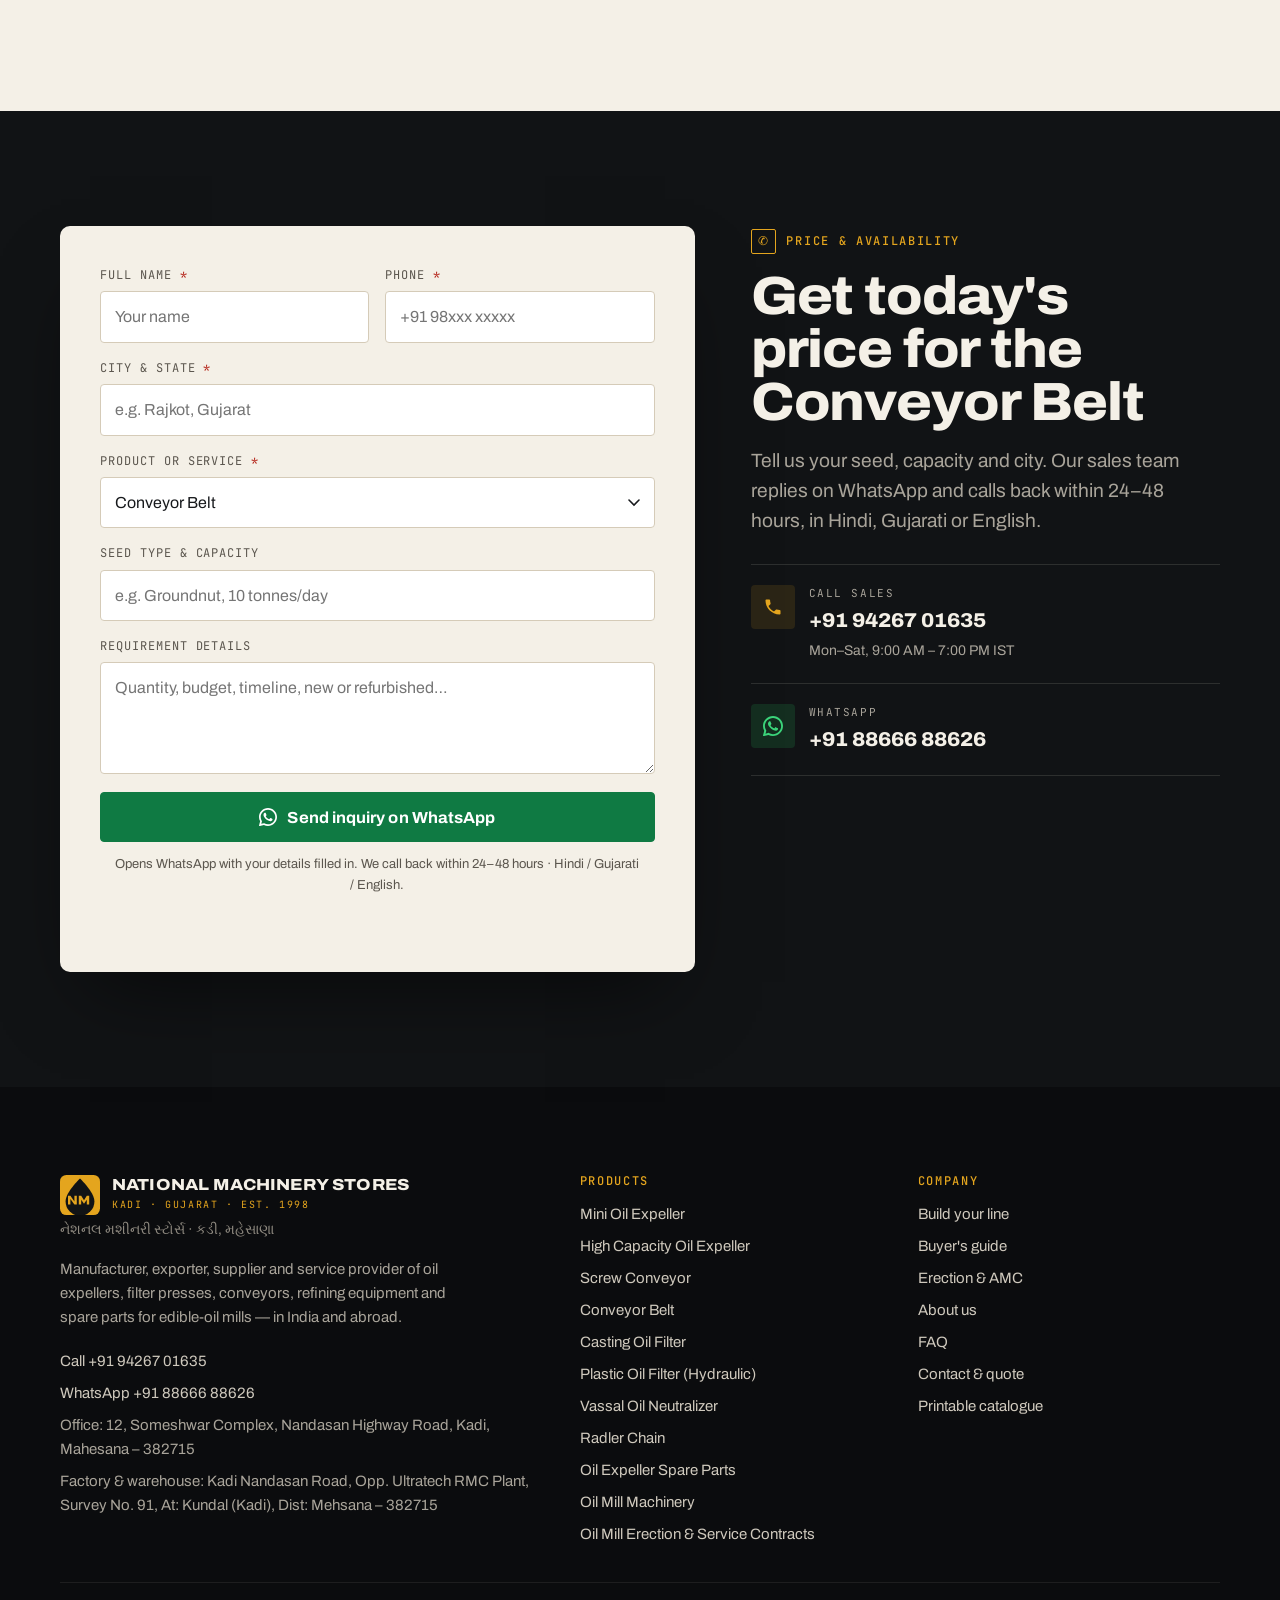
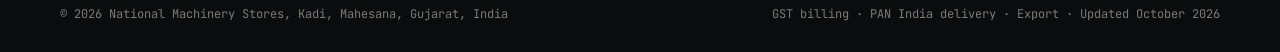
<file: products/conveyor-belt.html>
<!doctype html>
<html lang="en-IN" data-wa="918866688626">
<head>
<meta charset="utf-8">
<meta name="viewport" content="width=device-width, initial-scale=1">
<title>Conveyor Belt Supplier for Oil &amp; Agro Mills | Kadi, Gujarat</title>
<meta name="description" content="Rubber &amp; PVC conveyor belts, 300–1800 mm wide, 6–20 mm thick, 2–4 ply. General, heat-resistant and oil-resistant grades with cut-to-length and splicing.">
<link rel="canonical" href="https://nationalmachinerystores.com/products/conveyor-belt.html">
<meta name="robots" content="index, follow, max-image-preview:large">
<meta name="theme-color" content="#111315">
<meta property="og:site_name" content="National Machinery Stores">
<meta property="og:type" content="website">
<meta property="og:locale" content="en_IN">
<meta property="og:title" content="Conveyor Belt Supplier for Oil &amp; Agro Mills | Kadi, Gujarat">
<meta property="og:description" content="Rubber &amp; PVC conveyor belts, 300–1800 mm wide, 6–20 mm thick, 2–4 ply. General, heat-resistant and oil-resistant grades with cut-to-length and splicing.">
<meta property="og:url" content="https://nationalmachinerystores.com/products/conveyor-belt.html">
<meta property="og:image" content="https://nationalmachinerystores.com/images/og/conveyor-belt.jpg">
<meta property="og:image:width" content="1200">
<meta property="og:image:height" content="630">
<meta name="twitter:card" content="summary_large_image">
<meta name="twitter:title" content="Conveyor Belt Supplier for Oil &amp; Agro Mills | Kadi, Gujarat">
<meta name="twitter:description" content="Rubber &amp; PVC conveyor belts, 300–1800 mm wide, 6–20 mm thick, 2–4 ply. General, heat-resistant and oil-resistant grades with cut-to-length and splicing.">
<meta name="twitter:image" content="https://nationalmachinerystores.com/images/og/conveyor-belt.jpg">
<link rel="icon" href="../favicon.svg" type="image/svg+xml">
<link rel="icon" href="../images/brand/favicon-48.png" sizes="48x48" type="image/png">
<link rel="apple-touch-icon" href="../images/brand/apple-touch-icon.png">
<link rel="manifest" href="../site.webmanifest">
<link rel="preconnect" href="https://fonts.googleapis.com">
<link rel="preconnect" href="https://fonts.gstatic.com" crossorigin>
<link rel="stylesheet" href="https://fonts.googleapis.com/css2?family=Archivo:wdth,wght@62..125,100..900&amp;family=JetBrains+Mono:wght@400;500;600&amp;display=swap">
<link rel="stylesheet" href="../assets/css/site.css?v=cb66d561">
<link rel="preload" as="image" href="../images/products/conveyor-belt.webp" fetchpriority="high">
<script type="application/ld+json">{"@context":"https://schema.org","@graph":[{"@type":"Product","@id":"https://nationalmachinerystores.com/products/conveyor-belt.html#item","name":"Conveyor Belt","description":"Industrial rubber and PVC conveyor belts for oil mills and agro-processing, supplied in 300–1800 mm widths, 6–20 mm thickness and 2- to 4-ply construction. General, heat-resistant and oil-resistant grades are available, with cut-to-length and splicing service.","image":["https://nationalmachinerystores.com/images/products/conveyor-belt.webp"],"url":"https://nationalmachinerystores.com/products/conveyor-belt.html","category":"Oil mill machinery","additionalProperty":[{"@type":"PropertyValue","name":"Width","value":"300mm to 1800mm (12\" to 72\")"},{"@type":"PropertyValue","name":"Thickness","value":"6mm to 20mm"},{"@type":"PropertyValue","name":"Tensile Strength","value":"315 N/mm to 800 N/mm"},{"@type":"PropertyValue","name":"Belt Type","value":"Rubber / PVC / Chevron / Rough Top"},{"@type":"PropertyValue","name":"Grade","value":"General / Heat-Resistant / Oil-Resistant"},{"@type":"PropertyValue","name":"Ply Options","value":"2-ply, 3-ply, 4-ply"}]},{"@type":"WebPage","@id":"https://nationalmachinerystores.com/products/conveyor-belt.html#webpage","url":"https://nationalmachinerystores.com/products/conveyor-belt.html","name":"Conveyor Belt Supplier for Oil & Agro Mills | Kadi, Gujarat","isPartOf":{"@id":"https://nationalmachinerystores.com/#website"},"about":{"@id":"https://nationalmachinerystores.com/products/conveyor-belt.html#item"},"dateModified":"2026-10-01","inLanguage":"en-IN","breadcrumb":{"@type":"BreadcrumbList","itemListElement":[{"@type":"ListItem","position":1,"name":"Home","item":"https://nationalmachinerystores.com/"},{"@type":"ListItem","position":2,"name":"Products","item":"https://nationalmachinerystores.com/#products"},{"@type":"ListItem","position":3,"name":"Conveyor Belt","item":"https://nationalmachinerystores.com/products/conveyor-belt.html"}]}},{"@type":"BreadcrumbList","itemListElement":[{"@type":"ListItem","position":1,"name":"Home","item":"https://nationalmachinerystores.com/"},{"@type":"ListItem","position":2,"name":"Products","item":"https://nationalmachinerystores.com/#products"},{"@type":"ListItem","position":3,"name":"Conveyor Belt","item":"https://nationalmachinerystores.com/products/conveyor-belt.html"}]},{"@type":"LocalBusiness","@id":"https://nationalmachinerystores.com/#business","name":"National Machinery Stores","url":"https://nationalmachinerystores.com/","telephone":"+919426701635"},{"@type":"FAQPage","@id":"https://nationalmachinerystores.com/products/conveyor-belt.html#faq","mainEntity":[{"@type":"Question","name":"Do you deliver outside Gujarat?","acceptedAnswer":{"@type":"Answer","text":"Yes. We supply clients in 18+ Indian states, including Rajasthan, Maharashtra, Madhya Pradesh, Uttar Pradesh, Punjab, Haryana, Karnataka, Andhra Pradesh and Odisha, and export to Africa and other international markets. Every order includes GST billing and transit-safe packaging."}},{"@type":"Question","name":"Can you supply a complete line, not just one machine?","acceptedAnswer":{"@type":"Answer","text":"Yes. We supply every stage of an oil mill — conveying (screw conveyors, Radler chains, belts), pressing (expellers), filtration (casting and PP hydraulic filter presses) and refining (vassal neutralizers) — plus erection, AMC and spare parts, so one supplier is accountable for the whole line."}}]}]}</script>
</head>
<body>
<svg xmlns="http://www.w3.org/2000/svg" style="display:none" aria-hidden="true">
<symbol id="i-phone" viewBox="0 0 24 24"><path fill="currentColor" d="M6.6 10.8c1.4 2.8 3.8 5.1 6.6 6.6l2.2-2.2c.3-.3.7-.4 1-.2 1.1.4 2.3.6 3.6.6.6 0 1 .4 1 1V20c0 .6-.4 1-1 1-9.4 0-17-7.6-17-17 0-.6.4-1 1-1h3.5c.6 0 1 .4 1 1 0 1.3.2 2.5.6 3.6.1.3 0 .7-.2 1L6.6 10.8z"/></symbol>
<symbol id="i-wa" viewBox="0 0 24 24"><path fill="currentColor" d="M17.47 14.38c-.3-.15-1.76-.87-2.03-.97-.27-.1-.47-.15-.67.15-.2.3-.77.97-.94 1.16-.17.2-.35.22-.64.07-.3-.15-1.26-.46-2.39-1.47-.88-.79-1.48-1.76-1.65-2.06-.17-.3-.02-.46.13-.6.13-.14.3-.35.45-.52.15-.17.2-.3.3-.5.1-.2.05-.37-.03-.52-.07-.15-.67-1.61-.92-2.2-.24-.58-.49-.5-.67-.51h-.57c-.2 0-.52.07-.8.37-.27.3-1.04 1.02-1.04 2.48 0 1.46 1.07 2.88 1.21 3.07.15.2 2.1 3.2 5.08 4.49.71.31 1.26.49 1.7.63.71.23 1.36.2 1.87.12.57-.09 1.76-.72 2-1.41.25-.7.25-1.29.17-1.41-.07-.13-.27-.2-.57-.35z"/><path fill="currentColor" d="M12 0C5.37 0 0 5.37 0 12c0 2.1.55 4.09 1.5 5.81L.06 23.18a.75.75 0 00.93.91l5.5-1.44A11.95 11.95 0 0012 24c6.63 0 12-5.37 12-12S18.63 0 12 0zm0 21.75c-1.8 0-3.5-.49-4.95-1.35l-.36-.21-3.67.96.97-3.58-.23-.37A9.72 9.72 0 012.25 12C2.25 6.59 6.59 2.25 12 2.25S21.75 6.59 21.75 12 17.41 21.75 12 21.75z"/></symbol>
<symbol id="i-arrow" viewBox="0 0 24 24"><path fill="none" stroke="currentColor" stroke-width="2" stroke-linecap="round" stroke-linejoin="round" d="M4 12h15M13 6l6 6-6 6"/></symbol>
<symbol id="i-check" viewBox="0 0 24 24"><path fill="none" stroke="currentColor" stroke-width="2.2" stroke-linecap="round" stroke-linejoin="round" d="M4.5 12.5l4.5 4.5L19.5 6.5"/></symbol>
<symbol id="i-pin" viewBox="0 0 24 24"><path fill="currentColor" d="M12 2C8.13 2 5 5.13 5 9c0 5.25 7 13 7 13s7-7.75 7-13c0-3.87-3.13-7-7-7zm0 9.5a2.5 2.5 0 110-5 2.5 2.5 0 010 5z"/></symbol>
<symbol id="i-clock" viewBox="0 0 24 24"><g fill="none" stroke="currentColor" stroke-width="1.9" stroke-linecap="round"><circle cx="12" cy="12" r="9"/><path d="M12 7v5l3.5 2"/></g></symbol>
<symbol id="i-truck" viewBox="0 0 24 24"><path fill="currentColor" d="M20 8h-3V4H3c-1.1 0-2 .9-2 2v11h2c0 1.66 1.34 3 3 3s3-1.34 3-3h6c0 1.66 1.34 3 3 3s3-1.34 3-3h2v-5l-3-4zM6 18.5a1.5 1.5 0 110-3 1.5 1.5 0 010 3zm13.5-9l1.96 2.5H17V9.5h2.5zM18 18.5a1.5 1.5 0 110-3 1.5 1.5 0 010 3z"/></symbol>
<symbol id="i-globe" viewBox="0 0 24 24"><g fill="none" stroke="currentColor" stroke-width="1.8"><circle cx="12" cy="12" r="9"/><path d="M3 12h18M12 3c2.5 2.6 3.8 5.6 3.8 9s-1.3 6.4-3.8 9c-2.5-2.6-3.8-5.6-3.8-9S9.5 5.6 12 3z"/></g></symbol>
<symbol id="i-receipt" viewBox="0 0 24 24"><g fill="none" stroke="currentColor" stroke-width="1.8" stroke-linejoin="round"><path d="M6 3h12v18l-3-2-3 2-3-2-3 2V3z"/><path d="M9 8h6M9 12h6" stroke-linecap="round"/></g></symbol>
<symbol id="i-wrench" viewBox="0 0 24 24"><path fill="none" stroke="currentColor" stroke-width="1.8" stroke-linejoin="round" d="M14.7 6.3a4 4 0 00-5.4 5.1L3.5 17.2a1.8 1.8 0 002.5 2.5l5.8-5.8a4 4 0 005.1-5.4l-2.5 2.5-2.2-.4-.4-2.2 2.9-2.1z"/></symbol>
<symbol id="i-gear" viewBox="0 0 24 24"><g fill="none" stroke="currentColor" stroke-width="1.8"><circle cx="12" cy="12" r="3.2"/><path stroke-linecap="round" d="M12 2.8v2.6M12 18.6v2.6M21.2 12h-2.6M5.4 12H2.8M18.5 5.5l-1.8 1.8M7.3 16.7l-1.8 1.8M18.5 18.5l-1.8-1.8M7.3 7.3L5.5 5.5"/><circle cx="12" cy="12" r="6.6"/></g></symbol>
<symbol id="i-swap" viewBox="0 0 24 24"><path fill="none" stroke="currentColor" stroke-width="1.9" stroke-linecap="round" stroke-linejoin="round" d="M4 8h14l-4-4M20 16H6l4 4"/></symbol>
<symbol id="i-hammer" viewBox="0 0 24 24"><path fill="none" stroke="currentColor" stroke-width="1.8" stroke-linejoin="round" d="M13 7l4 4M9.5 3.5l6 6-2.5 2.5-6-6zM11.5 10.5L4 18a1.4 1.4 0 002 2l7.5-7.5"/></symbol>
<symbol id="i-bolt" viewBox="0 0 24 24"><path fill="currentColor" d="M13 2L4 14h6l-1 8 9-12h-6l1-8z"/></symbol>
<symbol id="i-menu" viewBox="0 0 24 24"><path fill="none" stroke="currentColor" stroke-width="2" stroke-linecap="round" d="M4 7h16M4 12h16M4 17h10"/></symbol>
<symbol id="i-close" viewBox="0 0 24 24"><path fill="none" stroke="currentColor" stroke-width="2" stroke-linecap="round" d="M6 6l12 12M18 6L6 18"/></symbol>
<symbol id="i-star" viewBox="0 0 24 24"><path fill="currentColor" d="M12 2l3.09 6.26L22 9.27l-5 4.87 1.18 6.88L12 17.77l-6.18 3.25L7 14.14 2 9.27l6.91-1.01L12 2z"/></symbol>
</svg>
<a class="skip" href="#main">Skip to content</a>
<div class="util">
  <div class="wrap">
    <span>Mon–Sat, 9:00 AM – 7:00 PM IST<span class="util-langs"> · Hindi · Gujarati · English</span></span>
    <a href="tel:+919426701635">Sales +91 94267 01635</a>
  </div>
</div>
<header class="header">
  <div class="wrap">
    <a class="brand" href="../" aria-label="National Machinery Stores — home">
      <svg viewBox="0 0 100 100" xmlns="http://www.w3.org/2000/svg" role="img" aria-label="National Machinery Stores logo"><rect width="100" height="100" rx="16" fill="#E4A51E"/><path d="M50 9C50 9 14 43 14 66a36 36 0 0072 0C86 43 50 9 50 9z" fill="#111315"/><polygon points="20,52 26,52 36,66 36,52 42,52 42,74 36,74 26,60 26,74 20,74" fill="#E4A51E"/><polygon points="47,52 53,52 60,63 67,52 73,52 73,74 67,74 67,62 60,72 53,62 53,74 47,74" fill="#E4A51E"/></svg>
      <span><span class="brand-name">National Machinery Stores</span><span class="brand-sub">Kadi · Gujarat · Est. 1998</span></span>
    </a>
    <nav class="nav" aria-label="Primary"><a href="../#products">Products</a><a href="../#line">Your line</a><a href="../#guide">Buyer&#x27;s guide</a><a href="../#services">Services</a><a href="../#about">About</a><a href="../#faq">FAQ</a><a href="../#contact">Contact</a></nav>
    <a class="btn btn--sm header-cta" href="https://wa.me/918866688626?text=Hello%20National%20Machinery%20Stores%2C%20I%20need%20a%20quote." target="_blank" rel="noopener"><svg aria-hidden="true" focusable="false"><use href="#i-wa"/></svg>Get a quote</a>
    <button class="menu-btn" type="button" data-open-drawer aria-controls="drawer" aria-expanded="false" aria-label="Open menu"><svg aria-hidden="true" focusable="false"><use href="#i-menu"/></svg></button>
  </div>
</header>
<div class="drawer" id="drawer" aria-hidden="true" role="dialog" aria-label="Menu">
  <div class="drawer-top">
    <span class="brand-sub">Menu</span>
    <button class="menu-btn" type="button" data-close-drawer aria-label="Close menu"><svg aria-hidden="true" focusable="false"><use href="#i-close"/></svg></button>
  </div>
  <nav aria-label="Mobile"><a href="../#products">Products</a><a href="../#line">Your line</a><a href="../#guide">Buyer&#x27;s guide</a><a href="../#services">Services</a><a href="../#about">About</a><a href="../#faq">FAQ</a><a href="../#contact">Contact</a></nav>
  <div class="btn-row">
    <a class="btn" href="tel:+919426701635"><svg aria-hidden="true" focusable="false"><use href="#i-phone"/></svg>Call</a>
    <a class="btn btn--wa" href="https://wa.me/918866688626?text=Hello%20National%20Machinery%20Stores%2C%20I%20need%20a%20quote." target="_blank" rel="noopener"><svg aria-hidden="true" focusable="false"><use href="#i-wa"/></svg>WhatsApp</a>
  </div>
</div>
<main id="main">
  <div class="wrap">
    <nav class="crumbs" aria-label="Breadcrumb"><ol><li><a href="../">Home</a></li><li><a href="../#products">Products</a></li><li aria-current="page">Conveyor Belt</li></ol></nav>
    <div class="p-hero">
      <div class="gallery">
        <div class="gallery-main fit-contain"><img data-gallery-main src="../images/products/conveyor-belt.webp" alt="Flat belt conveyor on a green steel frame with geared motor drive" width="800" height="523" fetchpriority="high" decoding="async"></div>
        
      </div>
      <div class="p-info">
        <span class="eyebrow"><span class="idx">01</span> Convey stage · In stock</span>
        <h1>Conveyor Belt</h1>
        <p class="sub">Supplied, erected &amp; serviced from Kadi, Mahesana, Gujarat</p>
        <p class="answer">Industrial rubber and PVC conveyor belts for oil mills and agro-processing, supplied in 300–1800 mm widths, 6–20 mm thickness and 2- to 4-ply construction. General, heat-resistant and oil-resistant grades are available, with cut-to-length and splicing service.</p>
        <dl class="keyspecs"><div><dt>Width</dt><dd>300–1800 mm</dd></div><div><dt>Construction</dt><dd>2–4 ply</dd></div></dl>
        <div class="btn-row">
          <a class="btn btn--wa" href="https://wa.me/918866688626?text=Hello%20National%20Machinery%20Stores%2C%20I%20need%20price%20and%20availability%20for%3A%20Conveyor%20Belt." target="_blank" rel="noopener"><svg aria-hidden="true" focusable="false"><use href="#i-wa"/></svg>Get price on WhatsApp</a>
          <a class="btn btn--line" href="tel:+919426701635"><svg aria-hidden="true" focusable="false"><use href="#i-phone"/></svg>+91 94267 01635</a>
        </div>
        <ul class="assure">
          <li><svg aria-hidden="true" focusable="false"><use href="#i-receipt"/></svg>GST billing</li>
          <li><svg aria-hidden="true" focusable="false"><use href="#i-truck"/></svg>PAN India delivery</li>
          <li><svg aria-hidden="true" focusable="false"><use href="#i-swap"/></svg>New &amp; refurbished</li>
          <li><svg aria-hidden="true" focusable="false"><use href="#i-globe"/></svg>Export to Africa &amp; beyond</li>
        </ul>
      </div>
    </div>
  </div>

  <section class="section on-paper-2" aria-labelledby="spec-h">
    <div class="wrap p-body">
      <div>
        <span class="eyebrow"><span class="idx">A</span> Specification sheet</span>
        <h2 class="h-sub" id="spec-h" style="margin:14px 0 22px">Conveyor Belt specifications</h2>
        <div class="table-wrap"><table class="spec spec--kv"><caption>Conveyor Belt — typical range, confirm per model</caption><tbody><tr><th scope="row">Width</th><td>300mm to 1800mm (12&quot; to 72&quot;)</td></tr><tr><th scope="row">Thickness</th><td>6mm to 20mm</td></tr><tr><th scope="row">Tensile Strength</th><td>315 N/mm to 800 N/mm</td></tr><tr><th scope="row">Belt Type</th><td>Rubber / PVC / Chevron / Rough Top</td></tr><tr><th scope="row">Grade</th><td>General / Heat-Resistant / Oil-Resistant</td></tr><tr><th scope="row">Ply Options</th><td>2-ply, 3-ply, 4-ply</td></tr></tbody></table></div>
      </div>
      <div>
        <span class="eyebrow"><span class="idx">B</span> Build &amp; features</span>
        <h2 class="h-sub" style="margin:14px 0 22px">What you get</h2>
        <ul class="features"><li><span>01</span>Heat-resistant and oil-resistant grades available</li><li><span>02</span>High tensile strength for heavy load handling</li><li><span>03</span>Multiple ply options: 2-ply, 3-ply, 4-ply</li><li><span>04</span>Rubber and PVC belt options</li><li><span>05</span>Available in all widths from 12&quot; (300mm) to 72&quot; (1800mm)</li><li><span>06</span>Cut-to-length and ready-splice service</li></ul>
        <p class="muted" style="margin-top:22px">Industrial-grade rubber and PVC conveyor belts for oil mills, factories, and agro-processing units. Multiple grades, widths, and lengths in stock. Cut-to-length and splicing service available.</p>
      </div>
    </div>
  </section>

  <section class="section on-ink" aria-labelledby="app-h">
    <div class="wrap">
      <div class="cta-band">
        <div>
          <span class="eyebrow"><span class="idx">C</span> Where it fits</span>
          <h2 class="h-sub" id="app-h" style="margin:14px 0 14px">Applications</h2>
          <p class="lede">Oil mills, flour mills, rice mills, stone crushers, cement plants, mining operations, agro-processing, seed handling lines.</p>
          <ul class="mini-line" style="margin-top:22px" aria-label="Oil mill line stages"><li class="is-here">01 Convey</li><li class="">02 Press</li><li class="">03 Filter</li><li class="">04 Refine</li><li class="">05 Build &amp; sustain</li></ul>
        </div>
        <div class="btn-row">
          <a class="btn" href="https://wa.me/918866688626?text=Hello%20National%20Machinery%20Stores%2C%20I%20need%20price%20and%20availability%20for%3A%20Conveyor%20Belt." target="_blank" rel="noopener"><svg aria-hidden="true" focusable="false"><use href="#i-wa"/></svg>Ask for this machine</a>
          <a class="btn btn--ghost" href="../#line">See the full line <svg aria-hidden="true" focusable="false"><use href="#i-arrow"/></svg></a>
        </div>
      </div>
    </div>
  </section>

  <section class="section on-paper-2" aria-labelledby="pf-h">
  <div class="wrap faq">
    <div class="section-head"><span class="eyebrow"><span class="idx">?</span> Questions</span><h2 class="h-sub" id="pf-h">Conveyor Belt: common questions</h2></div>
    <div class="faq-list"><details open><summary>Do you deliver outside Gujarat?</summary><div><p>Yes. We supply clients in 18+ Indian states, including Rajasthan, Maharashtra, Madhya Pradesh, Uttar Pradesh, Punjab, Haryana, Karnataka, Andhra Pradesh and Odisha, and export to Africa and other international markets. Every order includes GST billing and transit-safe packaging.</p></div></details>
<details><summary>Can you supply a complete line, not just one machine?</summary><div><p>Yes. We supply every stage of an oil mill — conveying (screw conveyors, Radler chains, belts), pressing (expellers), filtration (casting and PP hydraulic filter presses) and refining (vassal neutralizers) — plus erection, AMC and spare parts, so one supplier is accountable for the whole line.</p></div></details></div>
  </div>
</section>

  <section class="section" aria-labelledby="rel-h">
    <div class="wrap">
      <div class="section-head"><span class="eyebrow"><span class="idx">→</span> Same line</span><h2 class="h-section" id="rel-h">Often bought with it</h2></div>
      <div class="grid-cards"><article class="card rv" data-stage="convey">
  <div class="card-media fit-contain">
    <span class="card-tag">Convey</span><span class="card-badge">In stock</span>
    <img src="../images/products/screw-conveyor.webp" alt="Tubular screw conveyor with inlet and discharge for oil mill material handling" width="592" height="357" loading="lazy" decoding="async">
  </div>
  <div class="card-body">
    <h3><a href="../products/screw-conveyor.html">Screw Conveyor</a></h3>
    <p>Heavy-duty screw conveyors for seed, cake and bulk material. MS or SS, built to your plant layout.</p>
    <div class="specs-inline"><span class="spec-pill">Ø 100–450 mm</span><span class="spec-pill">0.5–50 TPH</span></div>
    <div class="card-foot"><span class="card-cta">Specs &amp; price <svg aria-hidden="true" focusable="false"><use href="#i-arrow"/></svg></span><a class="wa-mini" href="https://wa.me/918866688626?text=Hello%20National%20Machinery%20Stores%2C%20I%20need%20price%20and%20availability%20for%3A%20Screw%20Conveyor." target="_blank" rel="noopener"><svg aria-hidden="true" focusable="false"><use href="#i-wa"/></svg>Quote</a></div>
  </div>
</article><article class="card rv" data-stage="convey">
  <div class="card-media fit-cover">
    <span class="card-tag">Convey</span><span class="card-badge">In stock</span>
    <img src="../images/products/radler-chain.webp" alt="Forged alloy-steel Radler chain link with drag flight" width="370" height="306" loading="lazy" decoding="async">
  </div>
  <div class="card-body">
    <h3><a href="../products/radler-chain.html">Radler Chain</a></h3>
    <p>Redler-type drag chain for en-masse conveying of seed, cake and meal. Hardened alloy steel.</p>
    <div class="specs-inline"><span class="spec-pill">1–30 TPH</span><span class="spec-pill">Alloy steel</span></div>
    <div class="card-foot"><span class="card-cta">Specs &amp; price <svg aria-hidden="true" focusable="false"><use href="#i-arrow"/></svg></span><a class="wa-mini" href="https://wa.me/918866688626?text=Hello%20National%20Machinery%20Stores%2C%20I%20need%20price%20and%20availability%20for%3A%20Radler%20Chain." target="_blank" rel="noopener"><svg aria-hidden="true" focusable="false"><use href="#i-wa"/></svg>Quote</a></div>
  </div>
</article><article class="card rv" data-stage="sustain">
  <div class="card-media fit-contain">
    <span class="card-tag">Build &amp; sustain</span><span class="card-badge">24–48 h dispatch</span>
    <img src="../images/products/oil-expeller-spare-parts.webp" alt="Oil expeller spare parts: worm shaft, gear, bearing housing and coupling" width="369" height="384" loading="lazy" decoding="async">
  </div>
  <div class="card-body">
    <h3><a href="../products/oil-expeller-spare-parts.html">Oil Expeller Spare Parts</a></h3>
    <p>Worm shafts, barrels, cages, bearings, gearbox parts and seals for all major Indian expellers.</p>
    <div class="specs-inline"><span class="spec-pill">24–48 h</span><span class="spec-pill">No MOQ</span></div>
    <div class="card-foot"><span class="card-cta">Specs &amp; price <svg aria-hidden="true" focusable="false"><use href="#i-arrow"/></svg></span><a class="wa-mini" href="https://wa.me/918866688626?text=Hello%20National%20Machinery%20Stores%2C%20I%20need%20price%20and%20availability%20for%3A%20Oil%20Expeller%20Spare%20Parts." target="_blank" rel="noopener"><svg aria-hidden="true" focusable="false"><use href="#i-wa"/></svg>Quote</a></div>
  </div>
</article></div>
    </div>
  </section>

  <section class="section on-ink" id="contact" aria-labelledby="pc-h">
    <div class="wrap contact">
      <form class="form-card" data-wa-form novalidate>
        <div class="form-grid">
          <div class="field"><label for="f-name">Full name <span class="req">*</span></label><input class="input" id="f-name" name="name" autocomplete="name" required placeholder="Your name"></div>
          <div class="field"><label for="f-phone">Phone <span class="req">*</span></label><input class="input" id="f-phone" name="phone" type="tel" autocomplete="tel" inputmode="tel" required placeholder="+91 98xxx xxxxx"></div>
          <div class="field full"><label for="f-city">City &amp; state <span class="req">*</span></label><input class="input" id="f-city" name="city" autocomplete="address-level2" required placeholder="e.g. Rajkot, Gujarat"></div>
          <div class="field full"><label for="f-product">Product or service <span class="req">*</span></label><select class="input" id="f-product" name="product" required><option value="">Select product or service</option>
<option>Mini Oil Expeller</option>
<option>High Capacity Oil Expeller</option>
<option>Screw Conveyor</option>
<option selected>Conveyor Belt</option>
<option>Casting Oil Filter</option>
<option>Plastic Oil Filter (Hydraulic)</option>
<option>Vassal Oil Neutralizer</option>
<option>Radler Chain</option>
<option>Oil Expeller Spare Parts</option>
<option>Oil Mill Machinery</option>
<option>Oil Mill Erection &amp; Service Contracts</option>
<option>Complete oil mill plant (turnkey)</option>
<option>Used / refurbished machinery</option>
<option>Sell my machinery (commission agent)</option>
<option>AMC — Annual Maintenance Contract</option>
<option value="Other">Other — please specify</option></select></div>
          <div class="field full" data-other hidden><label for="f-other">What are you looking for?</label><input class="input" id="f-other" name="other" placeholder="Describe the machine or part"></div>
          <div class="field full"><label for="f-capacity">Seed type &amp; capacity</label><input class="input" id="f-capacity" name="capacity" placeholder="e.g. Groundnut, 10 tonnes/day"></div>
          <div class="field full"><label for="f-message">Requirement details</label><textarea class="input" id="f-message" name="message" rows="3" placeholder="Quantity, budget, timeline, new or refurbished…"></textarea></div>
        </div>
        <button class="btn btn--wa btn--block" type="submit" style="margin-top:18px"><svg aria-hidden="true" focusable="false"><use href="#i-wa"/></svg>Send inquiry on WhatsApp</button>
        <p class="form-note">Opens WhatsApp with your details filled in. We call back within 24–48 hours · Hindi / Gujarati / English.</p>
        <p class="form-status" role="status" aria-live="polite"></p>
      </form>
      <div>
        <span class="eyebrow"><span class="idx">✆</span> Price &amp; availability</span>
        <h2 class="h-section" id="pc-h" style="margin:16px 0 18px">Get today's price for the Conveyor Belt</h2>
        <p class="lede">Tell us your seed, capacity and city. Our sales team replies on WhatsApp and calls back within 24–48 hours, in Hindi, Gujarati or English.</p>
        <div class="channels" style="margin-top:28px">
          <div class="channel"><span class="ic"><svg aria-hidden="true" focusable="false"><use href="#i-phone"/></svg></span><div><div class="k">Call sales</div><a class="v" href="tel:+919426701635">+91 94267 01635</a><div class="sm">Mon–Sat, 9:00 AM – 7:00 PM IST</div></div></div>
          <div class="channel"><span class="ic wa"><svg aria-hidden="true" focusable="false"><use href="#i-wa"/></svg></span><div><div class="k">WhatsApp</div><a class="v" href="https://wa.me/918866688626" target="_blank" rel="noopener">+91 88666 88626</a></div></div>
        </div>
      </div>
    </div>
  </section>
</main>
<footer class="footer">
  <div class="wrap">
    <div class="footer-grid">
      <div>
        <a class="brand" href="../"><svg viewBox="0 0 100 100" xmlns="http://www.w3.org/2000/svg" role="img" aria-label="National Machinery Stores logo"><rect width="100" height="100" rx="16" fill="#E4A51E"/><path d="M50 9C50 9 14 43 14 66a36 36 0 0072 0C86 43 50 9 50 9z" fill="#111315"/><polygon points="20,52 26,52 36,66 36,52 42,52 42,74 36,74 26,60 26,74 20,74" fill="#E4A51E"/><polygon points="47,52 53,52 60,63 67,52 73,52 73,74 67,74 67,62 60,72 53,62 53,74 47,74" fill="#E4A51E"/></svg><span><span class="brand-name" style="color:#F4F0E7">National Machinery Stores</span><span class="brand-sub">Kadi · Gujarat · Est. 1998</span></span></a>
        <p class="footer-gu" lang="gu">નેશનલ મશીનરી સ્ટોર્સ · કડી, મહેસાણા</p>
        <p class="about-txt">Manufacturer, exporter, supplier and service provider of oil expellers, filter presses, conveyors, refining equipment and spare parts for edible-oil mills — in India and abroad.</p>
        <ul>
          <li><a href="tel:+919426701635">Call +91 94267 01635</a></li>
          <li><a href="https://wa.me/918866688626" target="_blank" rel="noopener">WhatsApp +91 88666 88626</a></li>
          <li>Office: 12, Someshwar Complex, Nandasan Highway Road, Kadi, Mahesana – 382715</li>
          <li>Factory &amp; warehouse: Kadi Nandasan Road, Opp. Ultratech RMC Plant, Survey No. 91, At: Kundal (Kadi), Dist: Mehsana – 382715</li>
        </ul>
      </div>
      <div>
        <h2>Products</h2>
        <ul><li><a href="../products/mini-oil-expeller.html">Mini Oil Expeller</a></li><li><a href="../products/high-capacity-oil-expeller.html">High Capacity Oil Expeller</a></li><li><a href="../products/screw-conveyor.html">Screw Conveyor</a></li><li><a href="../products/conveyor-belt.html">Conveyor Belt</a></li><li><a href="../products/casting-oil-filter.html">Casting Oil Filter</a></li><li><a href="../products/plastic-oil-filter-hydraulic.html">Plastic Oil Filter (Hydraulic)</a></li><li><a href="../products/vassal-oil-neutralizer.html">Vassal Oil Neutralizer</a></li><li><a href="../products/radler-chain.html">Radler Chain</a></li><li><a href="../products/oil-expeller-spare-parts.html">Oil Expeller Spare Parts</a></li><li><a href="../products/oil-mill-machinery.html">Oil Mill Machinery</a></li><li><a href="../products/oil-mill-erection-service.html">Oil Mill Erection &amp; Service Contracts</a></li></ul>
      </div>
      <div>
        <h2>Company</h2>
        <ul>
          <li><a href="../#line">Build your line</a></li>
          <li><a href="../#guide">Buyer's guide</a></li>
          <li><a href="../#services">Erection &amp; AMC</a></li>
          <li><a href="../#about">About us</a></li>
          <li><a href="../#faq">FAQ</a></li>
          <li><a href="../#contact">Contact &amp; quote</a></li>
          <li><a href="../catalogue.html">Printable catalogue</a></li>
        </ul>
      </div>
    </div>
    <div class="footer-base">
      <span>© <span data-year>2026</span> National Machinery Stores, Kadi, Mahesana, Gujarat, India</span>
      <span>GST billing · PAN India delivery · Export · Updated October 2026</span>
    </div>
  </div>
</footer>
<a class="fab-wa" href="https://wa.me/918866688626?text=Hello%20National%20Machinery%20Stores%2C%20I%20need%20price%20and%20availability%20for%3A%20Conveyor%20Belt." target="_blank" rel="noopener" aria-label="Chat on WhatsApp"><svg aria-hidden="true" focusable="false"><use href="#i-wa"/></svg></a>
<div class="actionbar" role="navigation" aria-label="Quick contact">
  <a class="btn btn--sm" href="tel:+919426701635"><svg aria-hidden="true" focusable="false"><use href="#i-phone"/></svg>Call now</a>
  <a class="btn btn--sm btn--wa" href="https://wa.me/918866688626?text=Hello%20National%20Machinery%20Stores%2C%20I%20need%20price%20and%20availability%20for%3A%20Conveyor%20Belt." target="_blank" rel="noopener"><svg aria-hidden="true" focusable="false"><use href="#i-wa"/></svg>WhatsApp</a>
</div>
<script src="../assets/js/site.js?v=c3ecb298" defer></script>
</body>
</html>
</file>
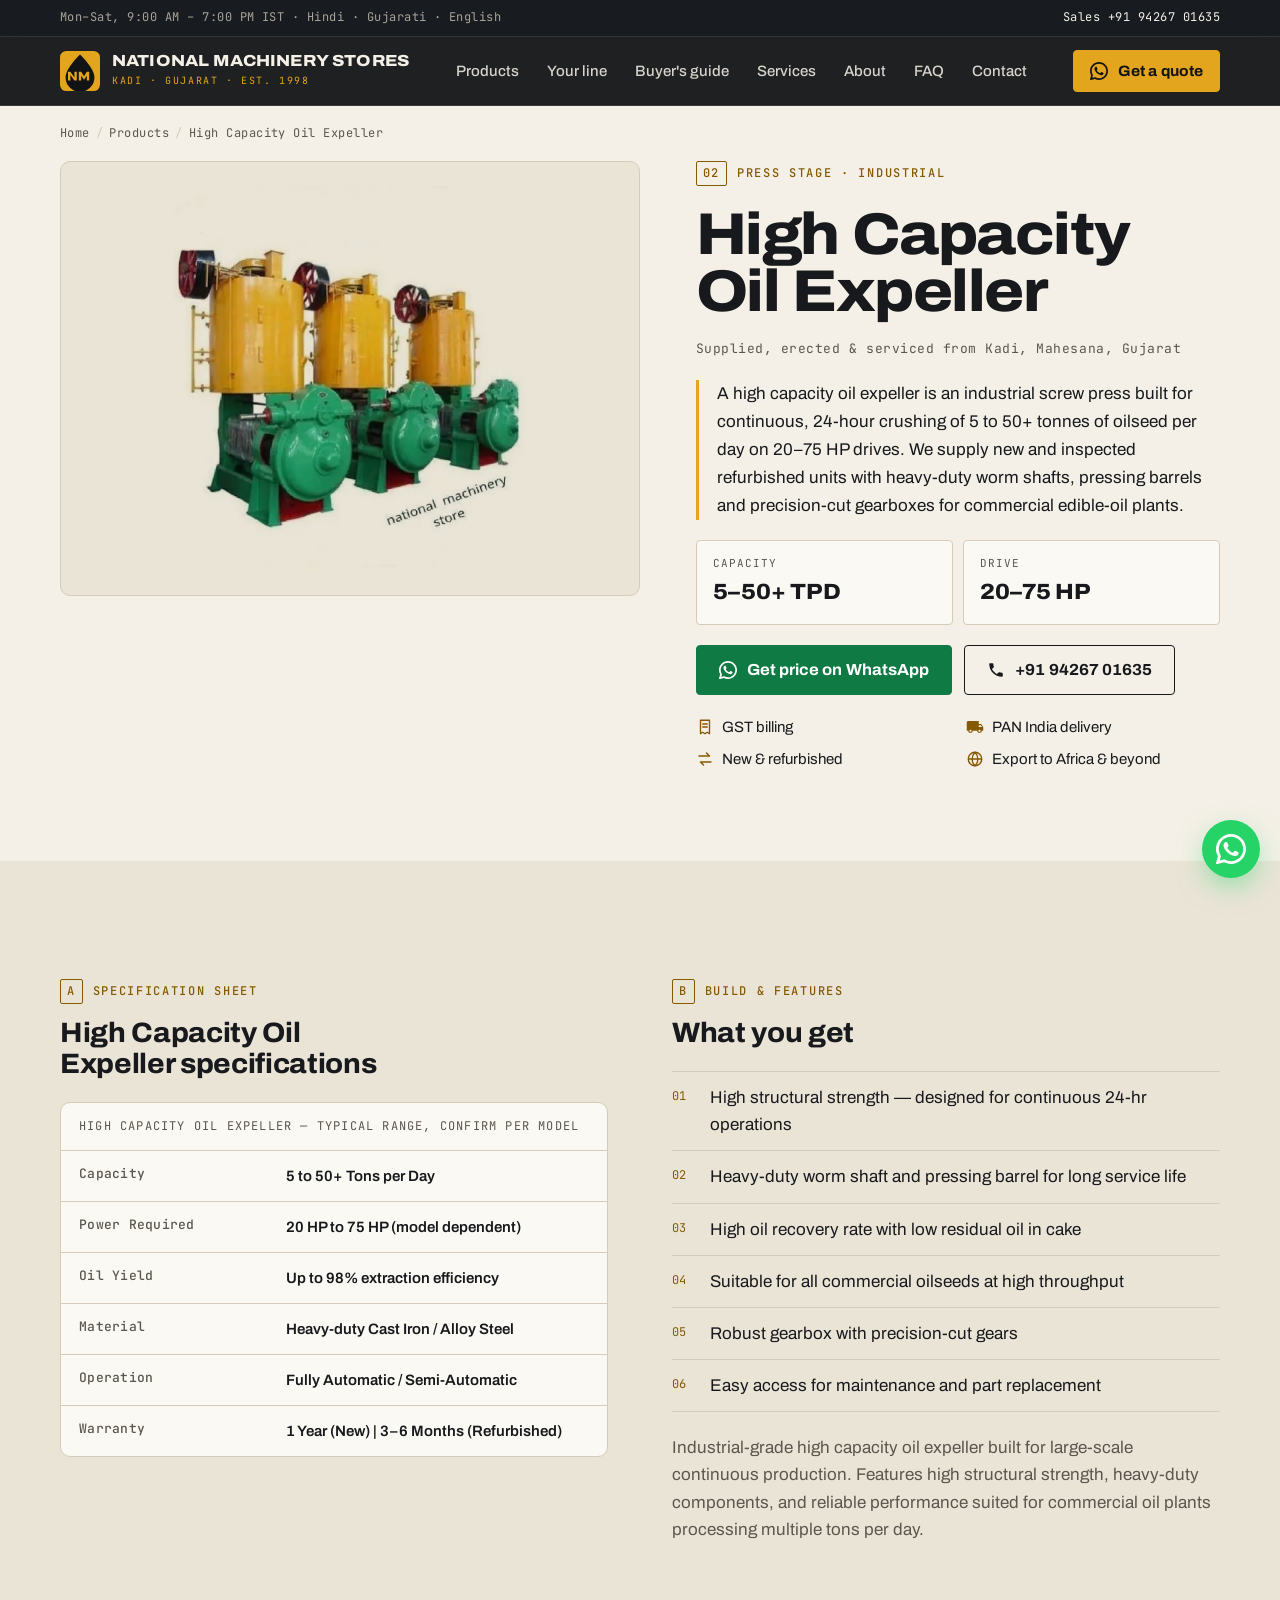
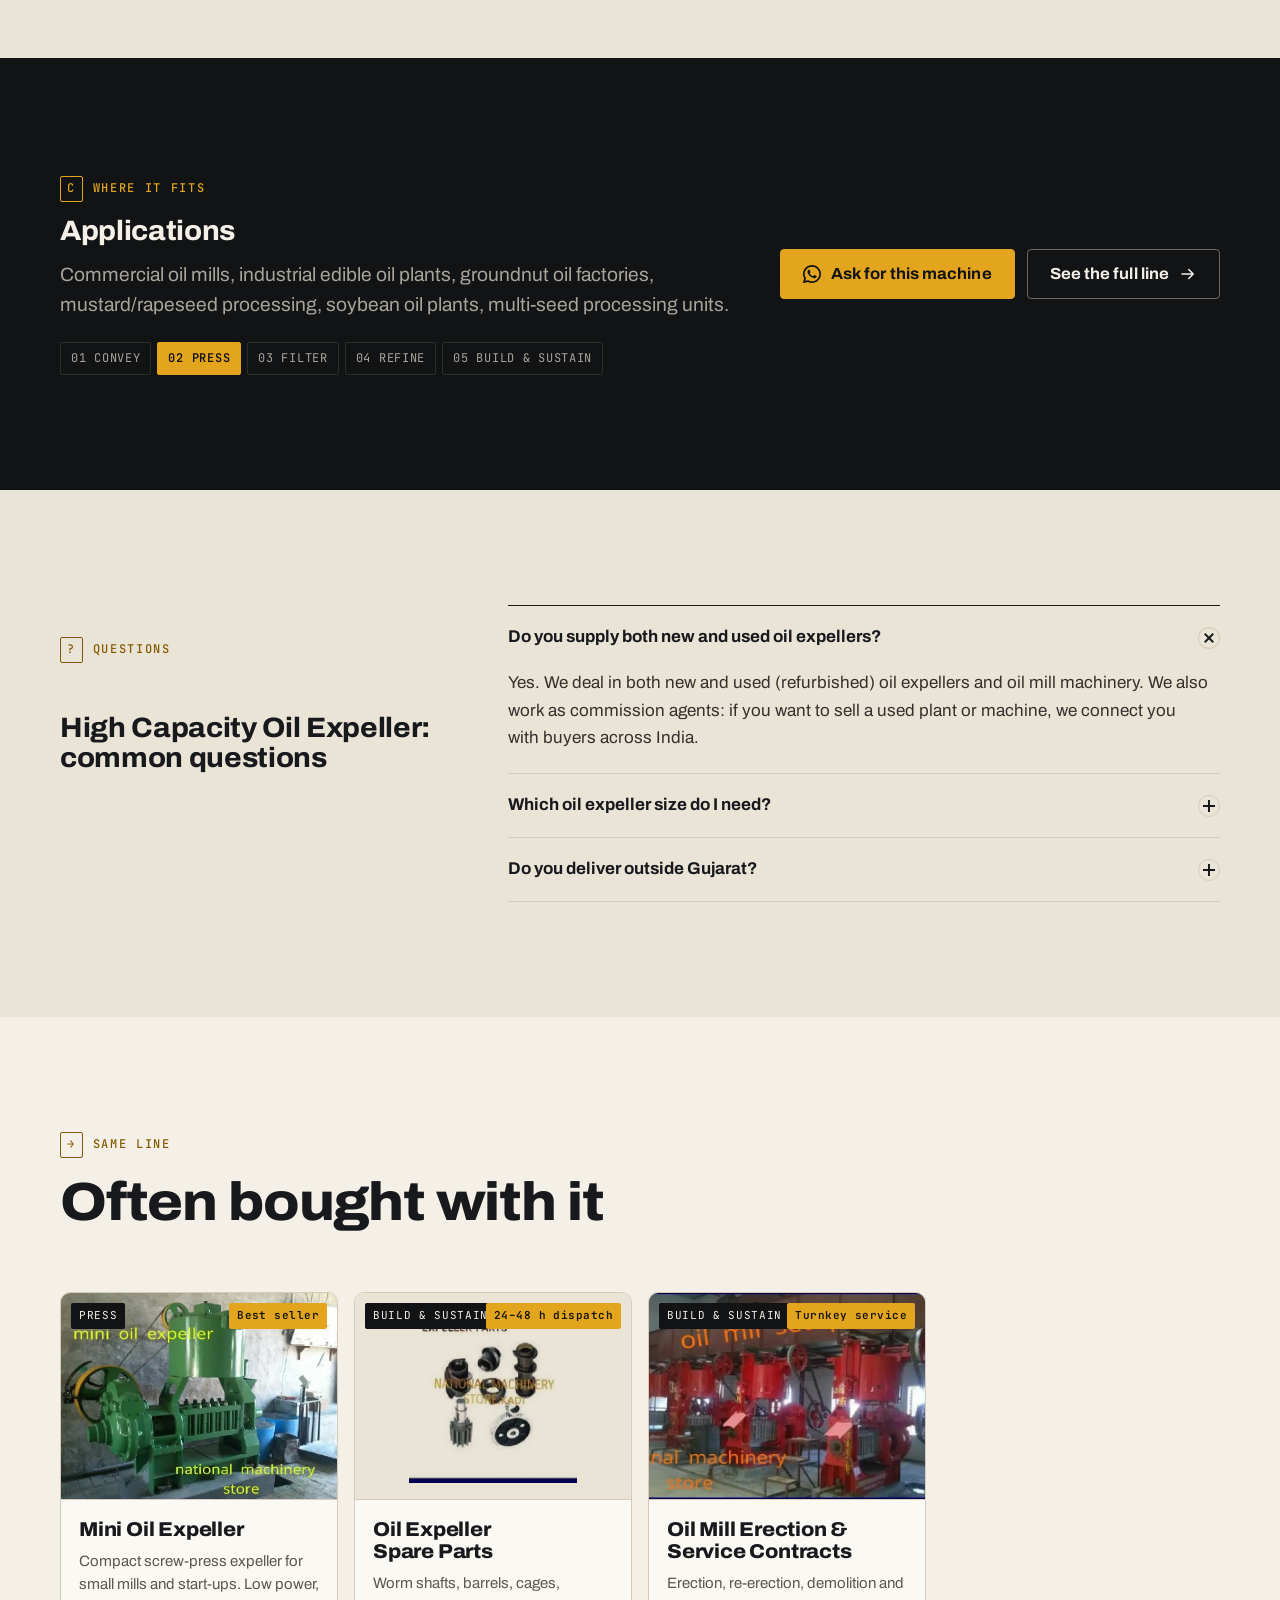
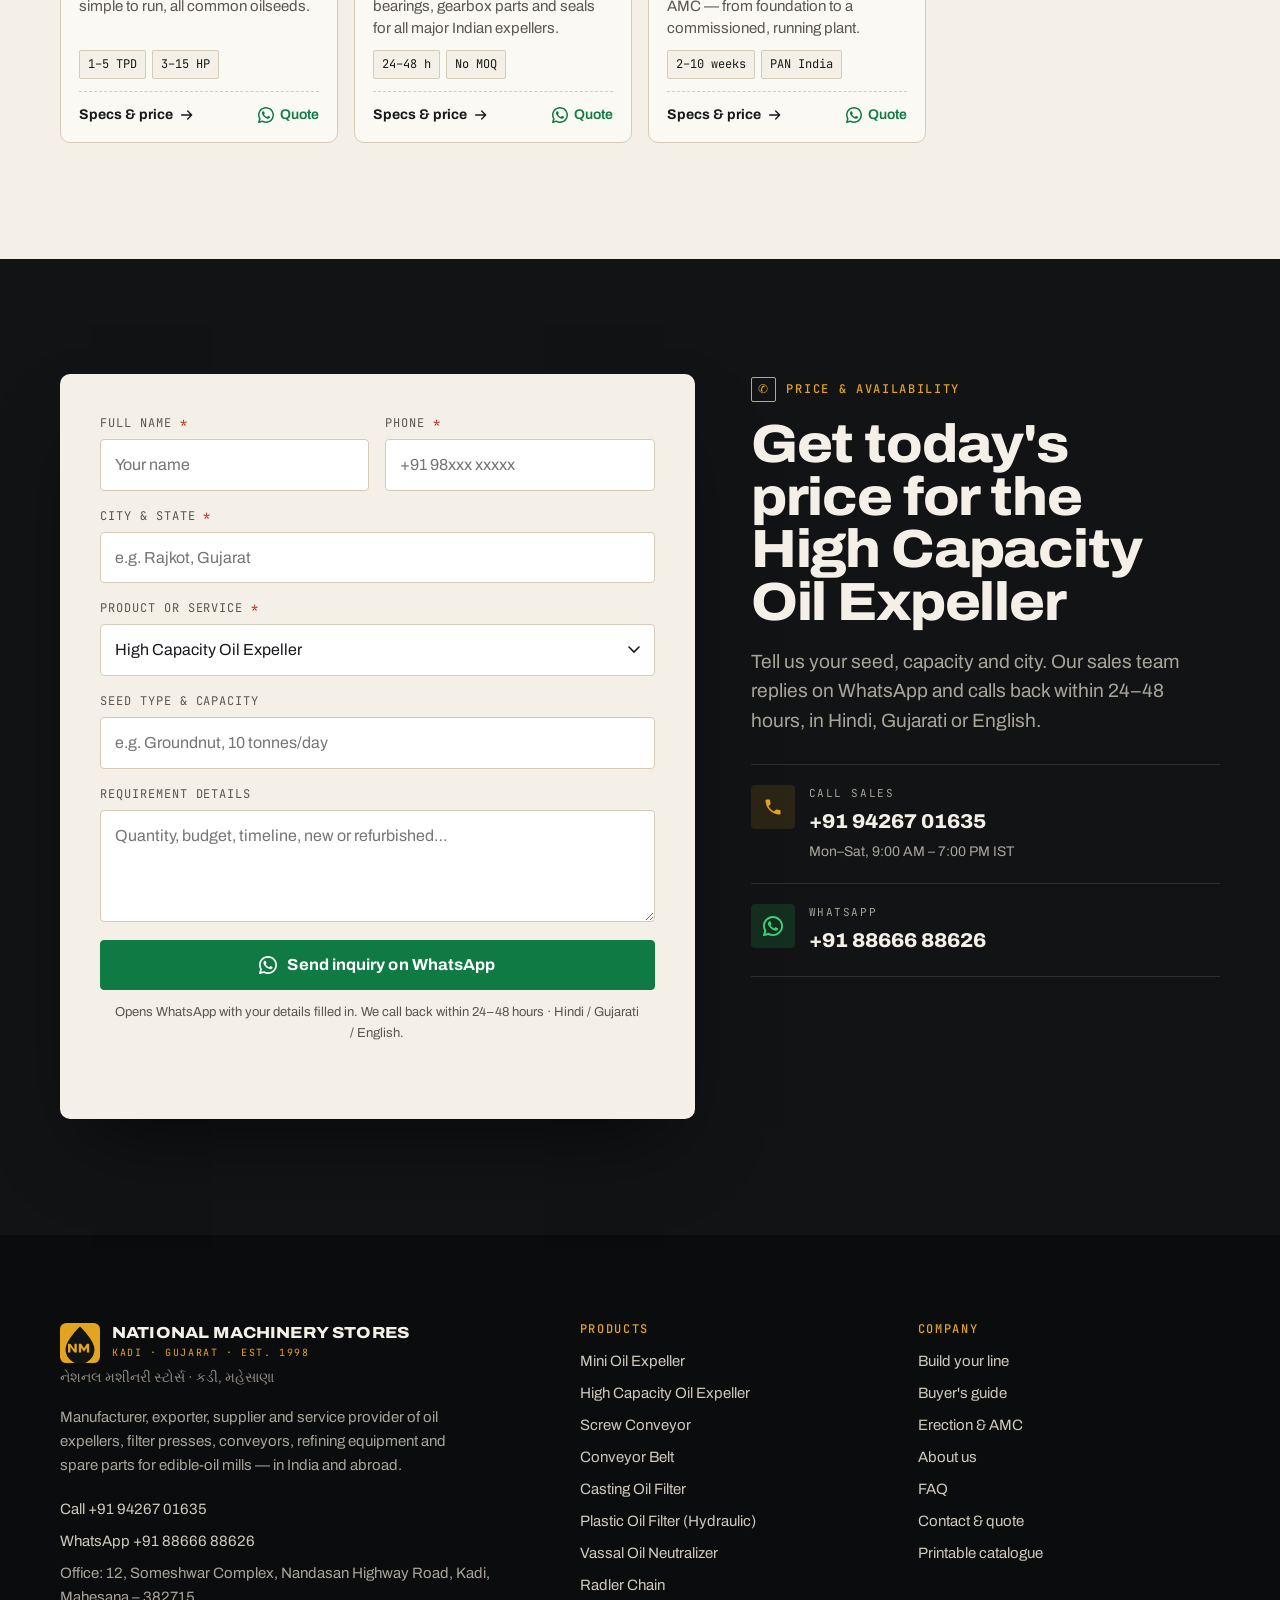
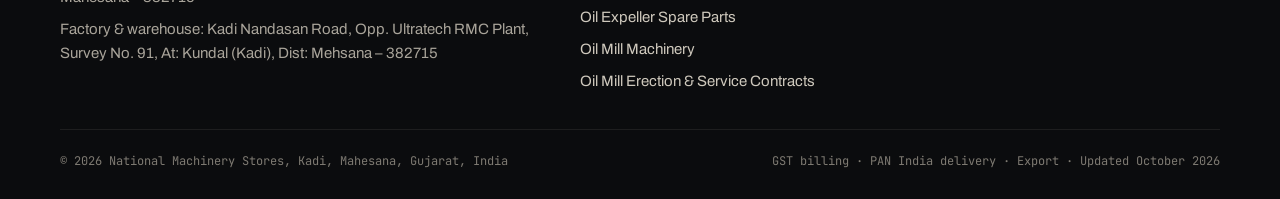
<file: products/high-capacity-oil-expeller.html>
<!doctype html>
<html lang="en-IN" data-wa="918866688626">
<head>
<meta charset="utf-8">
<meta name="viewport" content="width=device-width, initial-scale=1">
<title>High Capacity Oil Expeller (5–50+ TPD) | Kadi, Gujarat</title>
<meta name="description" content="Industrial high capacity oil expeller, 5–50+ tonnes/day on 20–75 HP, built for continuous 24-hour crushing. New and refurbished, GST billing, PAN India delivery.">
<link rel="canonical" href="https://nationalmachinerystores.com/products/high-capacity-oil-expeller.html">
<meta name="robots" content="index, follow, max-image-preview:large">
<meta name="theme-color" content="#111315">
<meta property="og:site_name" content="National Machinery Stores">
<meta property="og:type" content="website">
<meta property="og:locale" content="en_IN">
<meta property="og:title" content="High Capacity Oil Expeller (5–50+ TPD) | Kadi, Gujarat">
<meta property="og:description" content="Industrial high capacity oil expeller, 5–50+ tonnes/day on 20–75 HP, built for continuous 24-hour crushing. New and refurbished, GST billing, PAN India delivery.">
<meta property="og:url" content="https://nationalmachinerystores.com/products/high-capacity-oil-expeller.html">
<meta property="og:image" content="https://nationalmachinerystores.com/images/og/high-capacity-oil-expeller.jpg">
<meta property="og:image:width" content="1200">
<meta property="og:image:height" content="630">
<meta name="twitter:card" content="summary_large_image">
<meta name="twitter:title" content="High Capacity Oil Expeller (5–50+ TPD) | Kadi, Gujarat">
<meta name="twitter:description" content="Industrial high capacity oil expeller, 5–50+ tonnes/day on 20–75 HP, built for continuous 24-hour crushing. New and refurbished, GST billing, PAN India delivery.">
<meta name="twitter:image" content="https://nationalmachinerystores.com/images/og/high-capacity-oil-expeller.jpg">
<link rel="icon" href="../favicon.svg" type="image/svg+xml">
<link rel="icon" href="../images/brand/favicon-48.png" sizes="48x48" type="image/png">
<link rel="apple-touch-icon" href="../images/brand/apple-touch-icon.png">
<link rel="manifest" href="../site.webmanifest">
<link rel="preconnect" href="https://fonts.googleapis.com">
<link rel="preconnect" href="https://fonts.gstatic.com" crossorigin>
<link rel="stylesheet" href="https://fonts.googleapis.com/css2?family=Archivo:wdth,wght@62..125,100..900&amp;family=JetBrains+Mono:wght@400;500;600&amp;display=swap">
<link rel="stylesheet" href="../assets/css/site.css?v=cb66d561">
<link rel="preload" as="image" href="../images/products/high-capacity-oil-expeller.webp" fetchpriority="high">
<script type="application/ld+json">{"@context":"https://schema.org","@graph":[{"@type":"Product","@id":"https://nationalmachinerystores.com/products/high-capacity-oil-expeller.html#item","name":"High Capacity Oil Expeller","description":"A high capacity oil expeller is an industrial screw press built for continuous, 24-hour crushing of 5 to 50+ tonnes of oilseed per day on 20–75 HP drives. We supply new and inspected refurbished units with heavy-duty worm shafts, pressing barrels and precision-cut gearboxes for commercial edible-oil plants.","image":["https://nationalmachinerystores.com/images/products/high-capacity-oil-expeller.webp"],"url":"https://nationalmachinerystores.com/products/high-capacity-oil-expeller.html","category":"Oil mill machinery","additionalProperty":[{"@type":"PropertyValue","name":"Capacity","value":"5 to 50+ Tons per Day"},{"@type":"PropertyValue","name":"Power Required","value":"20 HP to 75 HP (model dependent)"},{"@type":"PropertyValue","name":"Oil Yield","value":"Up to 98% extraction efficiency"},{"@type":"PropertyValue","name":"Material","value":"Heavy-duty Cast Iron / Alloy Steel"},{"@type":"PropertyValue","name":"Operation","value":"Fully Automatic / Semi-Automatic"},{"@type":"PropertyValue","name":"Warranty","value":"1 Year (New) | 3–6 Months (Refurbished)"}]},{"@type":"WebPage","@id":"https://nationalmachinerystores.com/products/high-capacity-oil-expeller.html#webpage","url":"https://nationalmachinerystores.com/products/high-capacity-oil-expeller.html","name":"High Capacity Oil Expeller (5–50+ TPD) | Kadi, Gujarat","isPartOf":{"@id":"https://nationalmachinerystores.com/#website"},"about":{"@id":"https://nationalmachinerystores.com/products/high-capacity-oil-expeller.html#item"},"dateModified":"2026-10-01","inLanguage":"en-IN","breadcrumb":{"@type":"BreadcrumbList","itemListElement":[{"@type":"ListItem","position":1,"name":"Home","item":"https://nationalmachinerystores.com/"},{"@type":"ListItem","position":2,"name":"Products","item":"https://nationalmachinerystores.com/#products"},{"@type":"ListItem","position":3,"name":"High Capacity Oil Expeller","item":"https://nationalmachinerystores.com/products/high-capacity-oil-expeller.html"}]}},{"@type":"BreadcrumbList","itemListElement":[{"@type":"ListItem","position":1,"name":"Home","item":"https://nationalmachinerystores.com/"},{"@type":"ListItem","position":2,"name":"Products","item":"https://nationalmachinerystores.com/#products"},{"@type":"ListItem","position":3,"name":"High Capacity Oil Expeller","item":"https://nationalmachinerystores.com/products/high-capacity-oil-expeller.html"}]},{"@type":"LocalBusiness","@id":"https://nationalmachinerystores.com/#business","name":"National Machinery Stores","url":"https://nationalmachinerystores.com/","telephone":"+919426701635"},{"@type":"FAQPage","@id":"https://nationalmachinerystores.com/products/high-capacity-oil-expeller.html#faq","mainEntity":[{"@type":"Question","name":"Do you supply both new and used oil expellers?","acceptedAnswer":{"@type":"Answer","text":"Yes. We deal in both new and used (refurbished) oil expellers and oil mill machinery. We also work as commission agents: if you want to sell a used plant or machine, we connect you with buyers across India."}},{"@type":"Question","name":"Which oil expeller size do I need?","acceptedAnswer":{"@type":"Answer","text":"Size the expeller by daily seed input. A mini oil expeller handles 1–5 tonnes per day on 3–15 HP. A high capacity oil expeller handles 5–50+ tonnes per day on 20–75 HP and is built for continuous 24-hour running. Send your seed type and target tonnes per day on WhatsApp and we will recommend a model."}},{"@type":"Question","name":"Do you deliver outside Gujarat?","acceptedAnswer":{"@type":"Answer","text":"Yes. We supply clients in 18+ Indian states, including Rajasthan, Maharashtra, Madhya Pradesh, Uttar Pradesh, Punjab, Haryana, Karnataka, Andhra Pradesh and Odisha, and export to Africa and other international markets. Every order includes GST billing and transit-safe packaging."}}]}]}</script>
</head>
<body>
<svg xmlns="http://www.w3.org/2000/svg" style="display:none" aria-hidden="true">
<symbol id="i-phone" viewBox="0 0 24 24"><path fill="currentColor" d="M6.6 10.8c1.4 2.8 3.8 5.1 6.6 6.6l2.2-2.2c.3-.3.7-.4 1-.2 1.1.4 2.3.6 3.6.6.6 0 1 .4 1 1V20c0 .6-.4 1-1 1-9.4 0-17-7.6-17-17 0-.6.4-1 1-1h3.5c.6 0 1 .4 1 1 0 1.3.2 2.5.6 3.6.1.3 0 .7-.2 1L6.6 10.8z"/></symbol>
<symbol id="i-wa" viewBox="0 0 24 24"><path fill="currentColor" d="M17.47 14.38c-.3-.15-1.76-.87-2.03-.97-.27-.1-.47-.15-.67.15-.2.3-.77.97-.94 1.16-.17.2-.35.22-.64.07-.3-.15-1.26-.46-2.39-1.47-.88-.79-1.48-1.76-1.65-2.06-.17-.3-.02-.46.13-.6.13-.14.3-.35.45-.52.15-.17.2-.3.3-.5.1-.2.05-.37-.03-.52-.07-.15-.67-1.61-.92-2.2-.24-.58-.49-.5-.67-.51h-.57c-.2 0-.52.07-.8.37-.27.3-1.04 1.02-1.04 2.48 0 1.46 1.07 2.88 1.21 3.07.15.2 2.1 3.2 5.08 4.49.71.31 1.26.49 1.7.63.71.23 1.36.2 1.87.12.57-.09 1.76-.72 2-1.41.25-.7.25-1.29.17-1.41-.07-.13-.27-.2-.57-.35z"/><path fill="currentColor" d="M12 0C5.37 0 0 5.37 0 12c0 2.1.55 4.09 1.5 5.81L.06 23.18a.75.75 0 00.93.91l5.5-1.44A11.95 11.95 0 0012 24c6.63 0 12-5.37 12-12S18.63 0 12 0zm0 21.75c-1.8 0-3.5-.49-4.95-1.35l-.36-.21-3.67.96.97-3.58-.23-.37A9.72 9.72 0 012.25 12C2.25 6.59 6.59 2.25 12 2.25S21.75 6.59 21.75 12 17.41 21.75 12 21.75z"/></symbol>
<symbol id="i-arrow" viewBox="0 0 24 24"><path fill="none" stroke="currentColor" stroke-width="2" stroke-linecap="round" stroke-linejoin="round" d="M4 12h15M13 6l6 6-6 6"/></symbol>
<symbol id="i-check" viewBox="0 0 24 24"><path fill="none" stroke="currentColor" stroke-width="2.2" stroke-linecap="round" stroke-linejoin="round" d="M4.5 12.5l4.5 4.5L19.5 6.5"/></symbol>
<symbol id="i-pin" viewBox="0 0 24 24"><path fill="currentColor" d="M12 2C8.13 2 5 5.13 5 9c0 5.25 7 13 7 13s7-7.75 7-13c0-3.87-3.13-7-7-7zm0 9.5a2.5 2.5 0 110-5 2.5 2.5 0 010 5z"/></symbol>
<symbol id="i-clock" viewBox="0 0 24 24"><g fill="none" stroke="currentColor" stroke-width="1.9" stroke-linecap="round"><circle cx="12" cy="12" r="9"/><path d="M12 7v5l3.5 2"/></g></symbol>
<symbol id="i-truck" viewBox="0 0 24 24"><path fill="currentColor" d="M20 8h-3V4H3c-1.1 0-2 .9-2 2v11h2c0 1.66 1.34 3 3 3s3-1.34 3-3h6c0 1.66 1.34 3 3 3s3-1.34 3-3h2v-5l-3-4zM6 18.5a1.5 1.5 0 110-3 1.5 1.5 0 010 3zm13.5-9l1.96 2.5H17V9.5h2.5zM18 18.5a1.5 1.5 0 110-3 1.5 1.5 0 010 3z"/></symbol>
<symbol id="i-globe" viewBox="0 0 24 24"><g fill="none" stroke="currentColor" stroke-width="1.8"><circle cx="12" cy="12" r="9"/><path d="M3 12h18M12 3c2.5 2.6 3.8 5.6 3.8 9s-1.3 6.4-3.8 9c-2.5-2.6-3.8-5.6-3.8-9S9.5 5.6 12 3z"/></g></symbol>
<symbol id="i-receipt" viewBox="0 0 24 24"><g fill="none" stroke="currentColor" stroke-width="1.8" stroke-linejoin="round"><path d="M6 3h12v18l-3-2-3 2-3-2-3 2V3z"/><path d="M9 8h6M9 12h6" stroke-linecap="round"/></g></symbol>
<symbol id="i-wrench" viewBox="0 0 24 24"><path fill="none" stroke="currentColor" stroke-width="1.8" stroke-linejoin="round" d="M14.7 6.3a4 4 0 00-5.4 5.1L3.5 17.2a1.8 1.8 0 002.5 2.5l5.8-5.8a4 4 0 005.1-5.4l-2.5 2.5-2.2-.4-.4-2.2 2.9-2.1z"/></symbol>
<symbol id="i-gear" viewBox="0 0 24 24"><g fill="none" stroke="currentColor" stroke-width="1.8"><circle cx="12" cy="12" r="3.2"/><path stroke-linecap="round" d="M12 2.8v2.6M12 18.6v2.6M21.2 12h-2.6M5.4 12H2.8M18.5 5.5l-1.8 1.8M7.3 16.7l-1.8 1.8M18.5 18.5l-1.8-1.8M7.3 7.3L5.5 5.5"/><circle cx="12" cy="12" r="6.6"/></g></symbol>
<symbol id="i-swap" viewBox="0 0 24 24"><path fill="none" stroke="currentColor" stroke-width="1.9" stroke-linecap="round" stroke-linejoin="round" d="M4 8h14l-4-4M20 16H6l4 4"/></symbol>
<symbol id="i-hammer" viewBox="0 0 24 24"><path fill="none" stroke="currentColor" stroke-width="1.8" stroke-linejoin="round" d="M13 7l4 4M9.5 3.5l6 6-2.5 2.5-6-6zM11.5 10.5L4 18a1.4 1.4 0 002 2l7.5-7.5"/></symbol>
<symbol id="i-bolt" viewBox="0 0 24 24"><path fill="currentColor" d="M13 2L4 14h6l-1 8 9-12h-6l1-8z"/></symbol>
<symbol id="i-menu" viewBox="0 0 24 24"><path fill="none" stroke="currentColor" stroke-width="2" stroke-linecap="round" d="M4 7h16M4 12h16M4 17h10"/></symbol>
<symbol id="i-close" viewBox="0 0 24 24"><path fill="none" stroke="currentColor" stroke-width="2" stroke-linecap="round" d="M6 6l12 12M18 6L6 18"/></symbol>
<symbol id="i-star" viewBox="0 0 24 24"><path fill="currentColor" d="M12 2l3.09 6.26L22 9.27l-5 4.87 1.18 6.88L12 17.77l-6.18 3.25L7 14.14 2 9.27l6.91-1.01L12 2z"/></symbol>
</svg>
<a class="skip" href="#main">Skip to content</a>
<div class="util">
  <div class="wrap">
    <span>Mon–Sat, 9:00 AM – 7:00 PM IST<span class="util-langs"> · Hindi · Gujarati · English</span></span>
    <a href="tel:+919426701635">Sales +91 94267 01635</a>
  </div>
</div>
<header class="header">
  <div class="wrap">
    <a class="brand" href="../" aria-label="National Machinery Stores — home">
      <svg viewBox="0 0 100 100" xmlns="http://www.w3.org/2000/svg" role="img" aria-label="National Machinery Stores logo"><rect width="100" height="100" rx="16" fill="#E4A51E"/><path d="M50 9C50 9 14 43 14 66a36 36 0 0072 0C86 43 50 9 50 9z" fill="#111315"/><polygon points="20,52 26,52 36,66 36,52 42,52 42,74 36,74 26,60 26,74 20,74" fill="#E4A51E"/><polygon points="47,52 53,52 60,63 67,52 73,52 73,74 67,74 67,62 60,72 53,62 53,74 47,74" fill="#E4A51E"/></svg>
      <span><span class="brand-name">National Machinery Stores</span><span class="brand-sub">Kadi · Gujarat · Est. 1998</span></span>
    </a>
    <nav class="nav" aria-label="Primary"><a href="../#products">Products</a><a href="../#line">Your line</a><a href="../#guide">Buyer&#x27;s guide</a><a href="../#services">Services</a><a href="../#about">About</a><a href="../#faq">FAQ</a><a href="../#contact">Contact</a></nav>
    <a class="btn btn--sm header-cta" href="https://wa.me/918866688626?text=Hello%20National%20Machinery%20Stores%2C%20I%20need%20a%20quote." target="_blank" rel="noopener"><svg aria-hidden="true" focusable="false"><use href="#i-wa"/></svg>Get a quote</a>
    <button class="menu-btn" type="button" data-open-drawer aria-controls="drawer" aria-expanded="false" aria-label="Open menu"><svg aria-hidden="true" focusable="false"><use href="#i-menu"/></svg></button>
  </div>
</header>
<div class="drawer" id="drawer" aria-hidden="true" role="dialog" aria-label="Menu">
  <div class="drawer-top">
    <span class="brand-sub">Menu</span>
    <button class="menu-btn" type="button" data-close-drawer aria-label="Close menu"><svg aria-hidden="true" focusable="false"><use href="#i-close"/></svg></button>
  </div>
  <nav aria-label="Mobile"><a href="../#products">Products</a><a href="../#line">Your line</a><a href="../#guide">Buyer&#x27;s guide</a><a href="../#services">Services</a><a href="../#about">About</a><a href="../#faq">FAQ</a><a href="../#contact">Contact</a></nav>
  <div class="btn-row">
    <a class="btn" href="tel:+919426701635"><svg aria-hidden="true" focusable="false"><use href="#i-phone"/></svg>Call</a>
    <a class="btn btn--wa" href="https://wa.me/918866688626?text=Hello%20National%20Machinery%20Stores%2C%20I%20need%20a%20quote." target="_blank" rel="noopener"><svg aria-hidden="true" focusable="false"><use href="#i-wa"/></svg>WhatsApp</a>
  </div>
</div>
<main id="main">
  <div class="wrap">
    <nav class="crumbs" aria-label="Breadcrumb"><ol><li><a href="../">Home</a></li><li><a href="../#products">Products</a></li><li aria-current="page">High Capacity Oil Expeller</li></ol></nav>
    <div class="p-hero">
      <div class="gallery">
        <div class="gallery-main fit-contain"><img data-gallery-main src="../images/products/high-capacity-oil-expeller.webp" alt="Row of three high capacity oil expellers with yellow seed hoppers and green gear housings" width="546" height="599" fetchpriority="high" decoding="async"></div>
        
      </div>
      <div class="p-info">
        <span class="eyebrow"><span class="idx">02</span> Press stage · Industrial</span>
        <h1>High Capacity Oil Expeller</h1>
        <p class="sub">Supplied, erected &amp; serviced from Kadi, Mahesana, Gujarat</p>
        <p class="answer">A high capacity oil expeller is an industrial screw press built for continuous, 24-hour crushing of 5 to 50+ tonnes of oilseed per day on 20–75 HP drives. We supply new and inspected refurbished units with heavy-duty worm shafts, pressing barrels and precision-cut gearboxes for commercial edible-oil plants.</p>
        <dl class="keyspecs"><div><dt>Capacity</dt><dd>5–50+ TPD</dd></div><div><dt>Drive</dt><dd>20–75 HP</dd></div></dl>
        <div class="btn-row">
          <a class="btn btn--wa" href="https://wa.me/918866688626?text=Hello%20National%20Machinery%20Stores%2C%20I%20need%20price%20and%20availability%20for%3A%20High%20Capacity%20Oil%20Expeller." target="_blank" rel="noopener"><svg aria-hidden="true" focusable="false"><use href="#i-wa"/></svg>Get price on WhatsApp</a>
          <a class="btn btn--line" href="tel:+919426701635"><svg aria-hidden="true" focusable="false"><use href="#i-phone"/></svg>+91 94267 01635</a>
        </div>
        <ul class="assure">
          <li><svg aria-hidden="true" focusable="false"><use href="#i-receipt"/></svg>GST billing</li>
          <li><svg aria-hidden="true" focusable="false"><use href="#i-truck"/></svg>PAN India delivery</li>
          <li><svg aria-hidden="true" focusable="false"><use href="#i-swap"/></svg>New &amp; refurbished</li>
          <li><svg aria-hidden="true" focusable="false"><use href="#i-globe"/></svg>Export to Africa &amp; beyond</li>
        </ul>
      </div>
    </div>
  </div>

  <section class="section on-paper-2" aria-labelledby="spec-h">
    <div class="wrap p-body">
      <div>
        <span class="eyebrow"><span class="idx">A</span> Specification sheet</span>
        <h2 class="h-sub" id="spec-h" style="margin:14px 0 22px">High Capacity Oil Expeller specifications</h2>
        <div class="table-wrap"><table class="spec spec--kv"><caption>High Capacity Oil Expeller — typical range, confirm per model</caption><tbody><tr><th scope="row">Capacity</th><td>5 to 50+ Tons per Day</td></tr><tr><th scope="row">Power Required</th><td>20 HP to 75 HP (model dependent)</td></tr><tr><th scope="row">Oil Yield</th><td>Up to 98% extraction efficiency</td></tr><tr><th scope="row">Material</th><td>Heavy-duty Cast Iron / Alloy Steel</td></tr><tr><th scope="row">Operation</th><td>Fully Automatic / Semi-Automatic</td></tr><tr><th scope="row">Warranty</th><td>1 Year (New) | 3–6 Months (Refurbished)</td></tr></tbody></table></div>
      </div>
      <div>
        <span class="eyebrow"><span class="idx">B</span> Build &amp; features</span>
        <h2 class="h-sub" style="margin:14px 0 22px">What you get</h2>
        <ul class="features"><li><span>01</span>High structural strength — designed for continuous 24-hr operations</li><li><span>02</span>Heavy-duty worm shaft and pressing barrel for long service life</li><li><span>03</span>High oil recovery rate with low residual oil in cake</li><li><span>04</span>Suitable for all commercial oilseeds at high throughput</li><li><span>05</span>Robust gearbox with precision-cut gears</li><li><span>06</span>Easy access for maintenance and part replacement</li></ul>
        <p class="muted" style="margin-top:22px">Industrial-grade high capacity oil expeller built for large-scale continuous production. Features high structural strength, heavy-duty components, and reliable performance suited for commercial oil plants processing multiple tons per day.</p>
      </div>
    </div>
  </section>

  <section class="section on-ink" aria-labelledby="app-h">
    <div class="wrap">
      <div class="cta-band">
        <div>
          <span class="eyebrow"><span class="idx">C</span> Where it fits</span>
          <h2 class="h-sub" id="app-h" style="margin:14px 0 14px">Applications</h2>
          <p class="lede">Commercial oil mills, industrial edible oil plants, groundnut oil factories, mustard/rapeseed processing, soybean oil plants, multi-seed processing units.</p>
          <ul class="mini-line" style="margin-top:22px" aria-label="Oil mill line stages"><li class="">01 Convey</li><li class="is-here">02 Press</li><li class="">03 Filter</li><li class="">04 Refine</li><li class="">05 Build &amp; sustain</li></ul>
        </div>
        <div class="btn-row">
          <a class="btn" href="https://wa.me/918866688626?text=Hello%20National%20Machinery%20Stores%2C%20I%20need%20price%20and%20availability%20for%3A%20High%20Capacity%20Oil%20Expeller." target="_blank" rel="noopener"><svg aria-hidden="true" focusable="false"><use href="#i-wa"/></svg>Ask for this machine</a>
          <a class="btn btn--ghost" href="../#line">See the full line <svg aria-hidden="true" focusable="false"><use href="#i-arrow"/></svg></a>
        </div>
      </div>
    </div>
  </section>

  <section class="section on-paper-2" aria-labelledby="pf-h">
  <div class="wrap faq">
    <div class="section-head"><span class="eyebrow"><span class="idx">?</span> Questions</span><h2 class="h-sub" id="pf-h">High Capacity Oil Expeller: common questions</h2></div>
    <div class="faq-list"><details open><summary>Do you supply both new and used oil expellers?</summary><div><p>Yes. We deal in both new and used (refurbished) oil expellers and oil mill machinery. We also work as commission agents: if you want to sell a used plant or machine, we connect you with buyers across India.</p></div></details>
<details><summary>Which oil expeller size do I need?</summary><div><p>Size the expeller by daily seed input. A mini oil expeller handles 1–5 tonnes per day on 3–15 HP. A high capacity oil expeller handles 5–50+ tonnes per day on 20–75 HP and is built for continuous 24-hour running. Send your seed type and target tonnes per day on WhatsApp and we will recommend a model.</p></div></details>
<details><summary>Do you deliver outside Gujarat?</summary><div><p>Yes. We supply clients in 18+ Indian states, including Rajasthan, Maharashtra, Madhya Pradesh, Uttar Pradesh, Punjab, Haryana, Karnataka, Andhra Pradesh and Odisha, and export to Africa and other international markets. Every order includes GST billing and transit-safe packaging.</p></div></details></div>
  </div>
</section>

  <section class="section" aria-labelledby="rel-h">
    <div class="wrap">
      <div class="section-head"><span class="eyebrow"><span class="idx">→</span> Same line</span><h2 class="h-section" id="rel-h">Often bought with it</h2></div>
      <div class="grid-cards"><article class="card rv" data-stage="press">
  <div class="card-media fit-cover">
    <span class="card-tag">Press</span><span class="card-badge">Best seller</span>
    <img src="../images/products/mini-oil-expeller.webp" alt="Green mini oil expeller with motor and pulley drive at National Machinery Stores, Kadi" width="789" height="600" loading="lazy" decoding="async">
  </div>
  <div class="card-body">
    <h3><a href="../products/mini-oil-expeller.html">Mini Oil Expeller</a></h3>
    <p>Compact screw-press expeller for small mills and start-ups. Low power, simple to run, all common oilseeds.</p>
    <div class="specs-inline"><span class="spec-pill">1–5 TPD</span><span class="spec-pill">3–15 HP</span></div>
    <div class="card-foot"><span class="card-cta">Specs &amp; price <svg aria-hidden="true" focusable="false"><use href="#i-arrow"/></svg></span><a class="wa-mini" href="https://wa.me/918866688626?text=Hello%20National%20Machinery%20Stores%2C%20I%20need%20price%20and%20availability%20for%3A%20Mini%20Oil%20Expeller." target="_blank" rel="noopener"><svg aria-hidden="true" focusable="false"><use href="#i-wa"/></svg>Quote</a></div>
  </div>
</article><article class="card rv" data-stage="sustain">
  <div class="card-media fit-contain">
    <span class="card-tag">Build &amp; sustain</span><span class="card-badge">24–48 h dispatch</span>
    <img src="../images/products/oil-expeller-spare-parts.webp" alt="Oil expeller spare parts: worm shaft, gear, bearing housing and coupling" width="369" height="384" loading="lazy" decoding="async">
  </div>
  <div class="card-body">
    <h3><a href="../products/oil-expeller-spare-parts.html">Oil Expeller Spare Parts</a></h3>
    <p>Worm shafts, barrels, cages, bearings, gearbox parts and seals for all major Indian expellers.</p>
    <div class="specs-inline"><span class="spec-pill">24–48 h</span><span class="spec-pill">No MOQ</span></div>
    <div class="card-foot"><span class="card-cta">Specs &amp; price <svg aria-hidden="true" focusable="false"><use href="#i-arrow"/></svg></span><a class="wa-mini" href="https://wa.me/918866688626?text=Hello%20National%20Machinery%20Stores%2C%20I%20need%20price%20and%20availability%20for%3A%20Oil%20Expeller%20Spare%20Parts." target="_blank" rel="noopener"><svg aria-hidden="true" focusable="false"><use href="#i-wa"/></svg>Quote</a></div>
  </div>
</article><article class="card rv" data-stage="sustain">
  <div class="card-media fit-cover">
    <span class="card-tag">Build &amp; sustain</span><span class="card-badge">Turnkey service</span>
    <img src="../images/products/oil-mill-machinery.webp" alt="Commissioned oil mill line with red expellers after erection by National Machinery Stores" width="800" height="458" loading="lazy" decoding="async">
  </div>
  <div class="card-body">
    <h3><a href="../products/oil-mill-erection-service.html">Oil Mill Erection &amp; Service Contracts</a></h3>
    <p>Erection, re-erection, demolition and AMC — from foundation to a commissioned, running plant.</p>
    <div class="specs-inline"><span class="spec-pill">2–10 weeks</span><span class="spec-pill">PAN India</span></div>
    <div class="card-foot"><span class="card-cta">Specs &amp; price <svg aria-hidden="true" focusable="false"><use href="#i-arrow"/></svg></span><a class="wa-mini" href="https://wa.me/918866688626?text=Hello%20National%20Machinery%20Stores%2C%20I%20need%20price%20and%20availability%20for%3A%20Oil%20Mill%20Erection%20%26%20Service%20Contracts." target="_blank" rel="noopener"><svg aria-hidden="true" focusable="false"><use href="#i-wa"/></svg>Quote</a></div>
  </div>
</article></div>
    </div>
  </section>

  <section class="section on-ink" id="contact" aria-labelledby="pc-h">
    <div class="wrap contact">
      <form class="form-card" data-wa-form novalidate>
        <div class="form-grid">
          <div class="field"><label for="f-name">Full name <span class="req">*</span></label><input class="input" id="f-name" name="name" autocomplete="name" required placeholder="Your name"></div>
          <div class="field"><label for="f-phone">Phone <span class="req">*</span></label><input class="input" id="f-phone" name="phone" type="tel" autocomplete="tel" inputmode="tel" required placeholder="+91 98xxx xxxxx"></div>
          <div class="field full"><label for="f-city">City &amp; state <span class="req">*</span></label><input class="input" id="f-city" name="city" autocomplete="address-level2" required placeholder="e.g. Rajkot, Gujarat"></div>
          <div class="field full"><label for="f-product">Product or service <span class="req">*</span></label><select class="input" id="f-product" name="product" required><option value="">Select product or service</option>
<option>Mini Oil Expeller</option>
<option selected>High Capacity Oil Expeller</option>
<option>Screw Conveyor</option>
<option>Conveyor Belt</option>
<option>Casting Oil Filter</option>
<option>Plastic Oil Filter (Hydraulic)</option>
<option>Vassal Oil Neutralizer</option>
<option>Radler Chain</option>
<option>Oil Expeller Spare Parts</option>
<option>Oil Mill Machinery</option>
<option>Oil Mill Erection &amp; Service Contracts</option>
<option>Complete oil mill plant (turnkey)</option>
<option>Used / refurbished machinery</option>
<option>Sell my machinery (commission agent)</option>
<option>AMC — Annual Maintenance Contract</option>
<option value="Other">Other — please specify</option></select></div>
          <div class="field full" data-other hidden><label for="f-other">What are you looking for?</label><input class="input" id="f-other" name="other" placeholder="Describe the machine or part"></div>
          <div class="field full"><label for="f-capacity">Seed type &amp; capacity</label><input class="input" id="f-capacity" name="capacity" placeholder="e.g. Groundnut, 10 tonnes/day"></div>
          <div class="field full"><label for="f-message">Requirement details</label><textarea class="input" id="f-message" name="message" rows="3" placeholder="Quantity, budget, timeline, new or refurbished…"></textarea></div>
        </div>
        <button class="btn btn--wa btn--block" type="submit" style="margin-top:18px"><svg aria-hidden="true" focusable="false"><use href="#i-wa"/></svg>Send inquiry on WhatsApp</button>
        <p class="form-note">Opens WhatsApp with your details filled in. We call back within 24–48 hours · Hindi / Gujarati / English.</p>
        <p class="form-status" role="status" aria-live="polite"></p>
      </form>
      <div>
        <span class="eyebrow"><span class="idx">✆</span> Price &amp; availability</span>
        <h2 class="h-section" id="pc-h" style="margin:16px 0 18px">Get today's price for the High Capacity Oil Expeller</h2>
        <p class="lede">Tell us your seed, capacity and city. Our sales team replies on WhatsApp and calls back within 24–48 hours, in Hindi, Gujarati or English.</p>
        <div class="channels" style="margin-top:28px">
          <div class="channel"><span class="ic"><svg aria-hidden="true" focusable="false"><use href="#i-phone"/></svg></span><div><div class="k">Call sales</div><a class="v" href="tel:+919426701635">+91 94267 01635</a><div class="sm">Mon–Sat, 9:00 AM – 7:00 PM IST</div></div></div>
          <div class="channel"><span class="ic wa"><svg aria-hidden="true" focusable="false"><use href="#i-wa"/></svg></span><div><div class="k">WhatsApp</div><a class="v" href="https://wa.me/918866688626" target="_blank" rel="noopener">+91 88666 88626</a></div></div>
        </div>
      </div>
    </div>
  </section>
</main>
<footer class="footer">
  <div class="wrap">
    <div class="footer-grid">
      <div>
        <a class="brand" href="../"><svg viewBox="0 0 100 100" xmlns="http://www.w3.org/2000/svg" role="img" aria-label="National Machinery Stores logo"><rect width="100" height="100" rx="16" fill="#E4A51E"/><path d="M50 9C50 9 14 43 14 66a36 36 0 0072 0C86 43 50 9 50 9z" fill="#111315"/><polygon points="20,52 26,52 36,66 36,52 42,52 42,74 36,74 26,60 26,74 20,74" fill="#E4A51E"/><polygon points="47,52 53,52 60,63 67,52 73,52 73,74 67,74 67,62 60,72 53,62 53,74 47,74" fill="#E4A51E"/></svg><span><span class="brand-name" style="color:#F4F0E7">National Machinery Stores</span><span class="brand-sub">Kadi · Gujarat · Est. 1998</span></span></a>
        <p class="footer-gu" lang="gu">નેશનલ મશીનરી સ્ટોર્સ · કડી, મહેસાણા</p>
        <p class="about-txt">Manufacturer, exporter, supplier and service provider of oil expellers, filter presses, conveyors, refining equipment and spare parts for edible-oil mills — in India and abroad.</p>
        <ul>
          <li><a href="tel:+919426701635">Call +91 94267 01635</a></li>
          <li><a href="https://wa.me/918866688626" target="_blank" rel="noopener">WhatsApp +91 88666 88626</a></li>
          <li>Office: 12, Someshwar Complex, Nandasan Highway Road, Kadi, Mahesana – 382715</li>
          <li>Factory &amp; warehouse: Kadi Nandasan Road, Opp. Ultratech RMC Plant, Survey No. 91, At: Kundal (Kadi), Dist: Mehsana – 382715</li>
        </ul>
      </div>
      <div>
        <h2>Products</h2>
        <ul><li><a href="../products/mini-oil-expeller.html">Mini Oil Expeller</a></li><li><a href="../products/high-capacity-oil-expeller.html">High Capacity Oil Expeller</a></li><li><a href="../products/screw-conveyor.html">Screw Conveyor</a></li><li><a href="../products/conveyor-belt.html">Conveyor Belt</a></li><li><a href="../products/casting-oil-filter.html">Casting Oil Filter</a></li><li><a href="../products/plastic-oil-filter-hydraulic.html">Plastic Oil Filter (Hydraulic)</a></li><li><a href="../products/vassal-oil-neutralizer.html">Vassal Oil Neutralizer</a></li><li><a href="../products/radler-chain.html">Radler Chain</a></li><li><a href="../products/oil-expeller-spare-parts.html">Oil Expeller Spare Parts</a></li><li><a href="../products/oil-mill-machinery.html">Oil Mill Machinery</a></li><li><a href="../products/oil-mill-erection-service.html">Oil Mill Erection &amp; Service Contracts</a></li></ul>
      </div>
      <div>
        <h2>Company</h2>
        <ul>
          <li><a href="../#line">Build your line</a></li>
          <li><a href="../#guide">Buyer's guide</a></li>
          <li><a href="../#services">Erection &amp; AMC</a></li>
          <li><a href="../#about">About us</a></li>
          <li><a href="../#faq">FAQ</a></li>
          <li><a href="../#contact">Contact &amp; quote</a></li>
          <li><a href="../catalogue.html">Printable catalogue</a></li>
        </ul>
      </div>
    </div>
    <div class="footer-base">
      <span>© <span data-year>2026</span> National Machinery Stores, Kadi, Mahesana, Gujarat, India</span>
      <span>GST billing · PAN India delivery · Export · Updated October 2026</span>
    </div>
  </div>
</footer>
<a class="fab-wa" href="https://wa.me/918866688626?text=Hello%20National%20Machinery%20Stores%2C%20I%20need%20price%20and%20availability%20for%3A%20High%20Capacity%20Oil%20Expeller." target="_blank" rel="noopener" aria-label="Chat on WhatsApp"><svg aria-hidden="true" focusable="false"><use href="#i-wa"/></svg></a>
<div class="actionbar" role="navigation" aria-label="Quick contact">
  <a class="btn btn--sm" href="tel:+919426701635"><svg aria-hidden="true" focusable="false"><use href="#i-phone"/></svg>Call now</a>
  <a class="btn btn--sm btn--wa" href="https://wa.me/918866688626?text=Hello%20National%20Machinery%20Stores%2C%20I%20need%20price%20and%20availability%20for%3A%20High%20Capacity%20Oil%20Expeller." target="_blank" rel="noopener"><svg aria-hidden="true" focusable="false"><use href="#i-wa"/></svg>WhatsApp</a>
</div>
<script src="../assets/js/site.js?v=c3ecb298" defer></script>
</body>
</html>
</file>
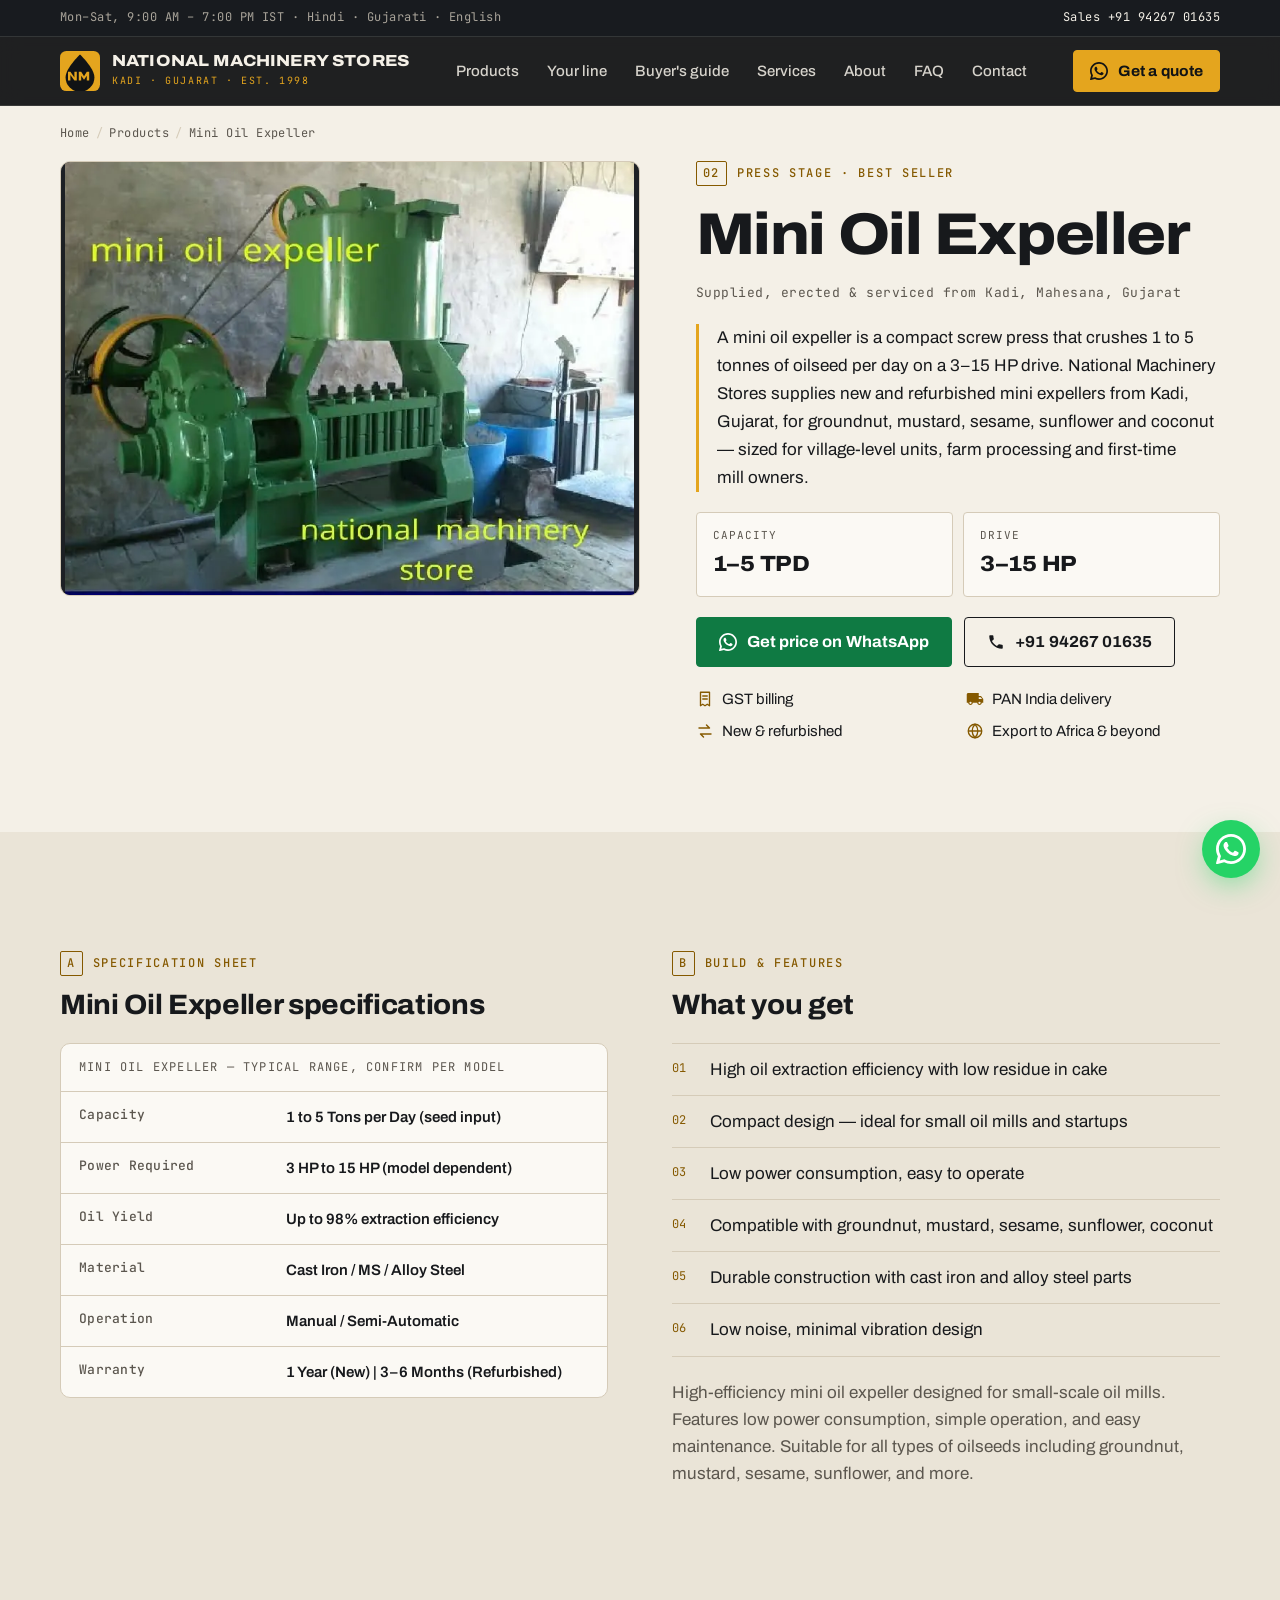
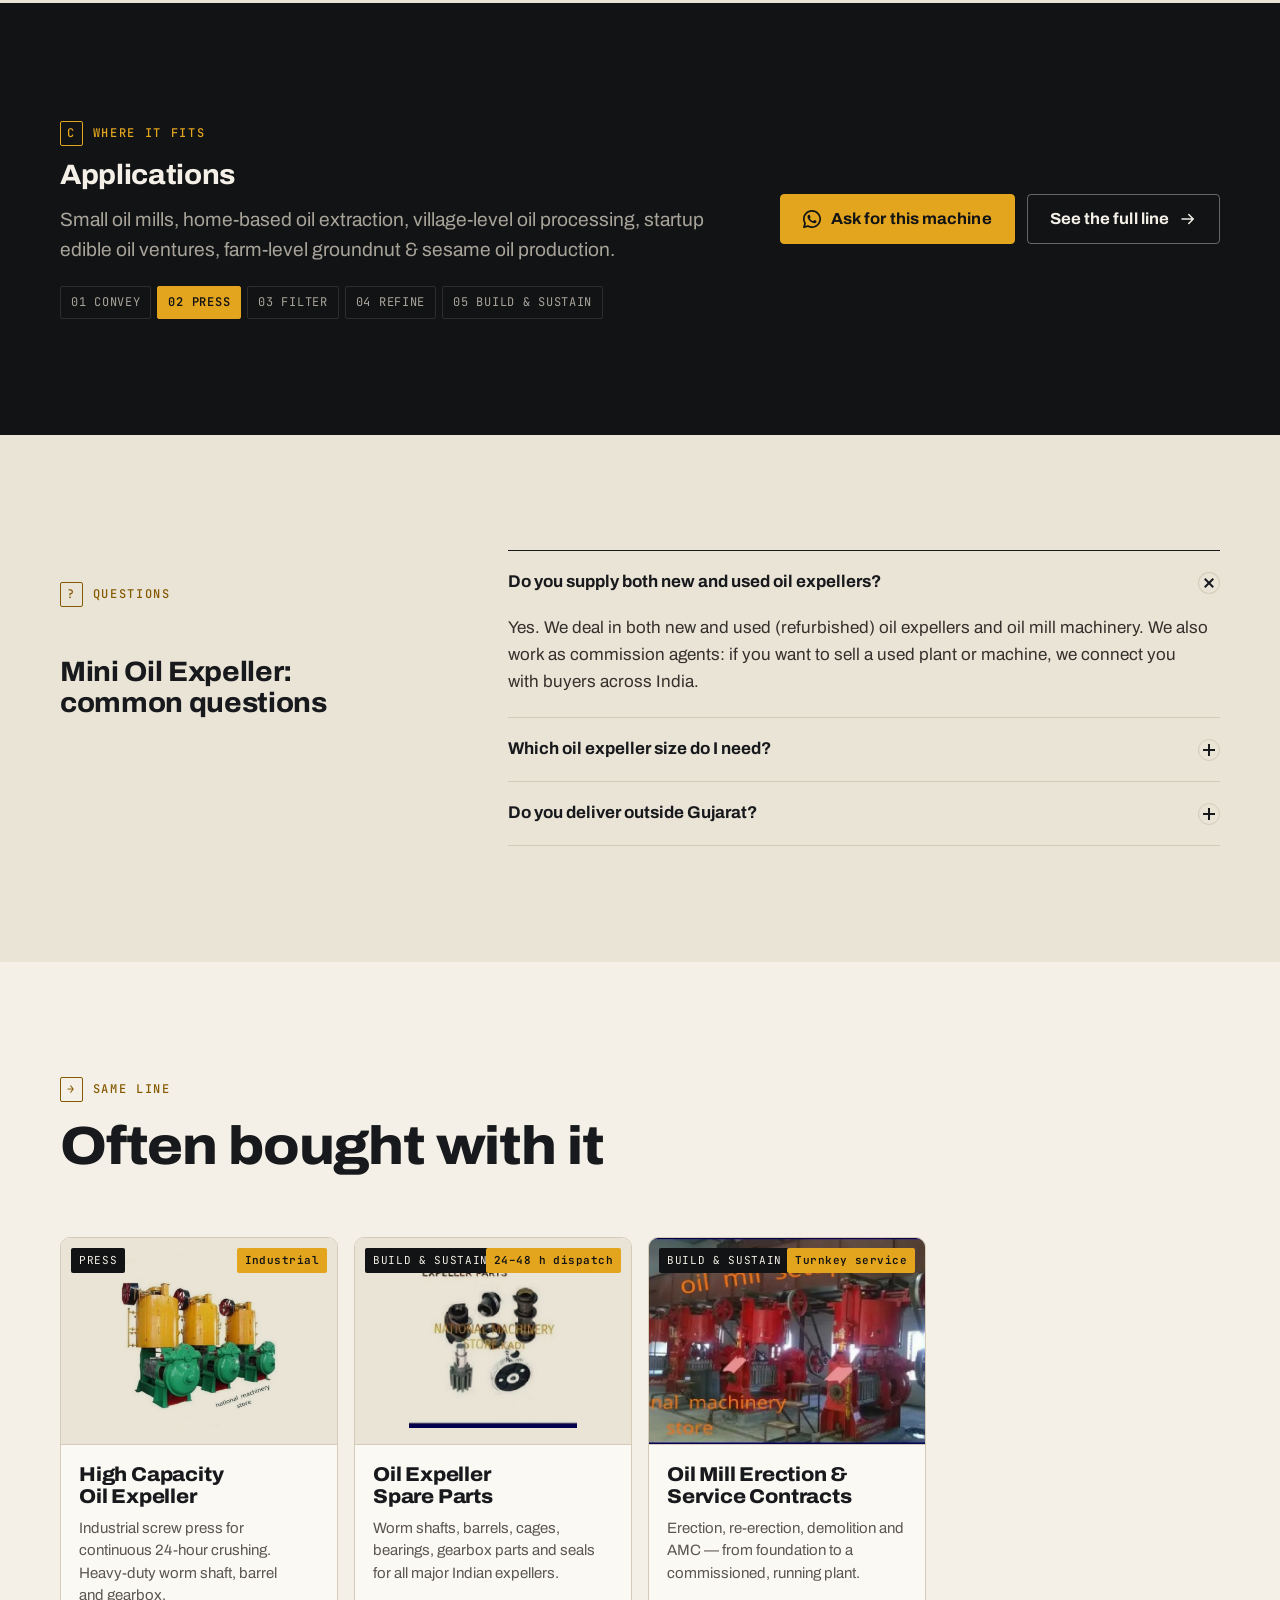
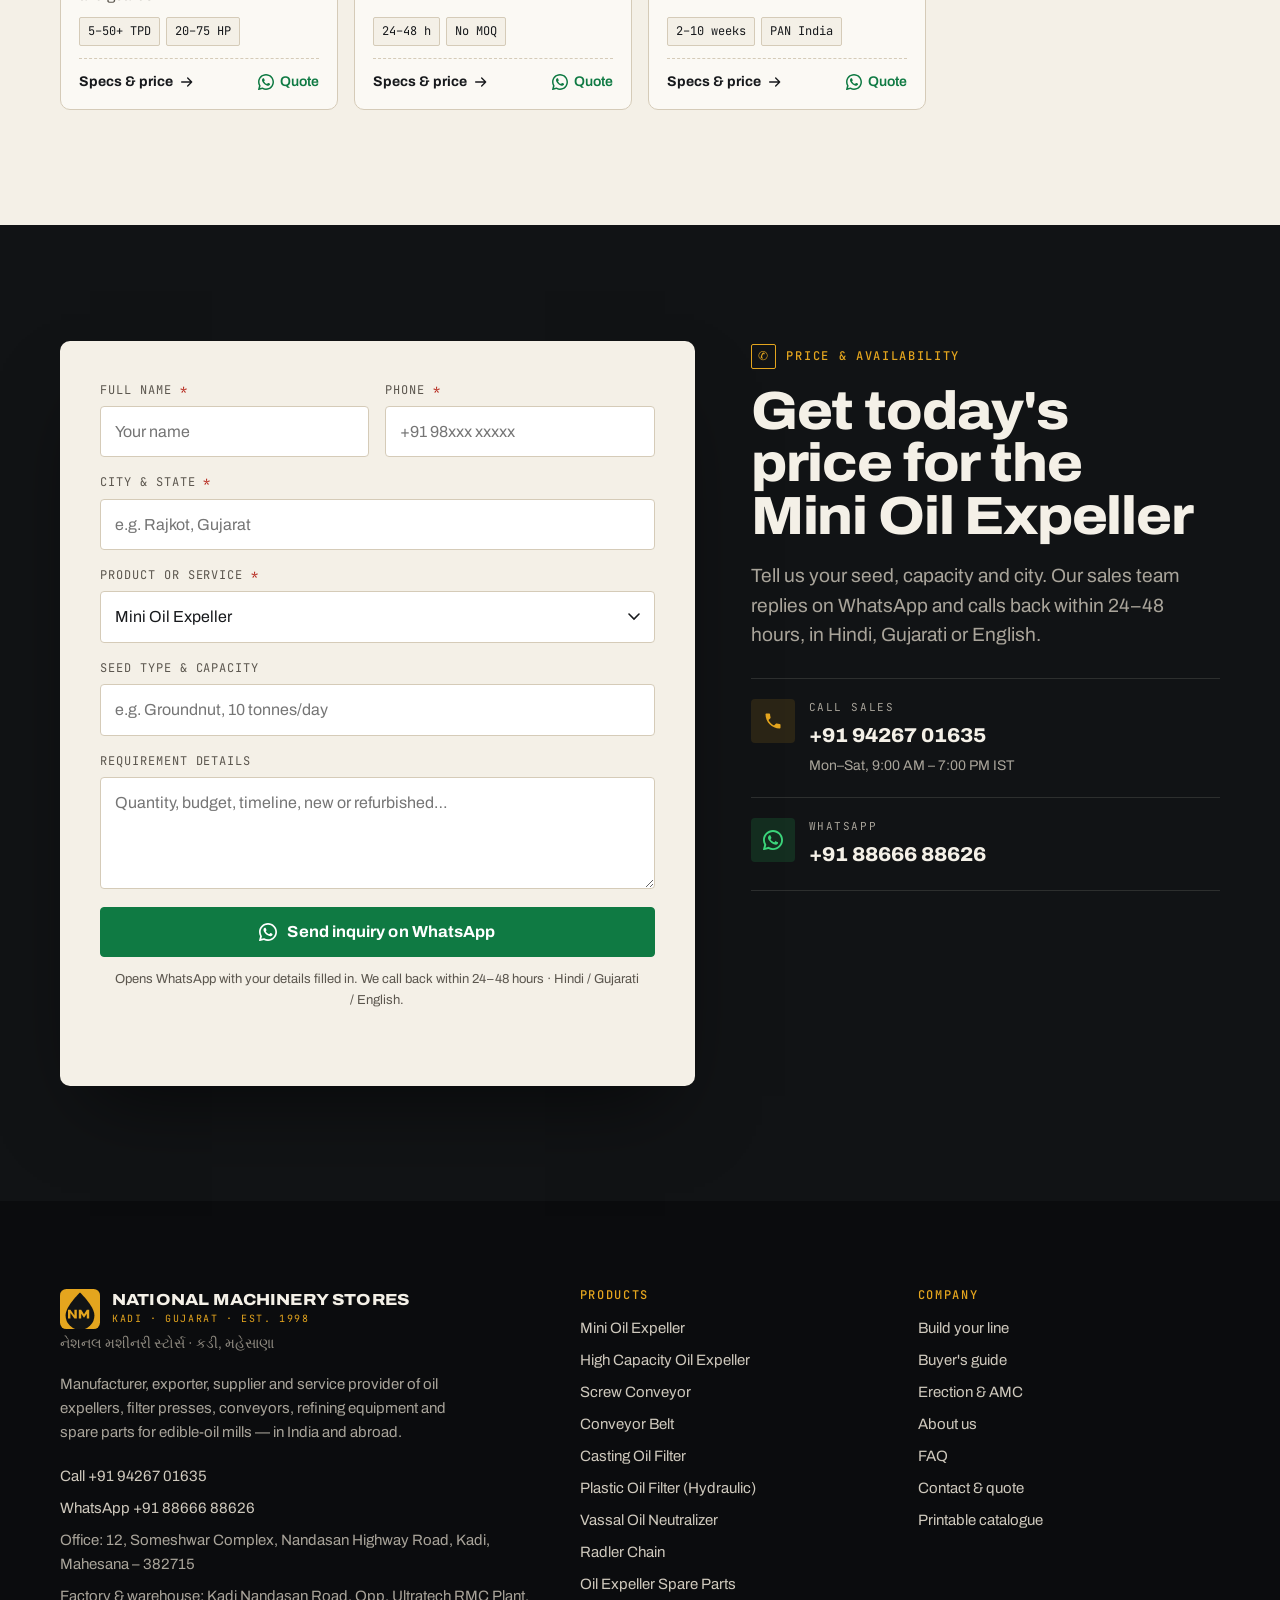
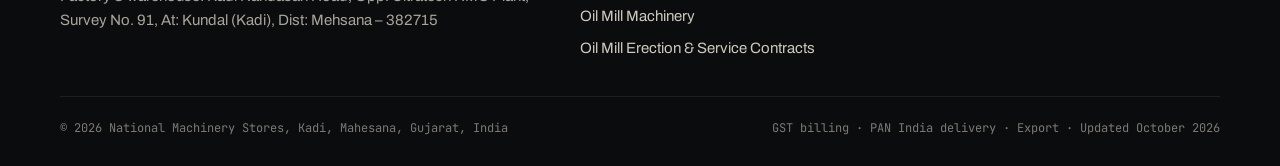
<file: products/mini-oil-expeller.html>
<!doctype html>
<html lang="en-IN" data-wa="918866688626">
<head>
<meta charset="utf-8">
<meta name="viewport" content="width=device-width, initial-scale=1">
<title>Mini Oil Expeller (1–5 TPD) Supplier in Kadi, Gujarat</title>
<meta name="description" content="Mini oil expeller, 1–5 tonnes/day on 3–15 HP, for groundnut, mustard, sesame, sunflower &amp; coconut. New and refurbished, GST billing, PAN India delivery from Kadi.">
<link rel="canonical" href="https://nationalmachinerystores.com/products/mini-oil-expeller.html">
<meta name="robots" content="index, follow, max-image-preview:large">
<meta name="theme-color" content="#111315">
<meta property="og:site_name" content="National Machinery Stores">
<meta property="og:type" content="website">
<meta property="og:locale" content="en_IN">
<meta property="og:title" content="Mini Oil Expeller (1–5 TPD) Supplier in Kadi, Gujarat">
<meta property="og:description" content="Mini oil expeller, 1–5 tonnes/day on 3–15 HP, for groundnut, mustard, sesame, sunflower &amp; coconut. New and refurbished, GST billing, PAN India delivery from Kadi.">
<meta property="og:url" content="https://nationalmachinerystores.com/products/mini-oil-expeller.html">
<meta property="og:image" content="https://nationalmachinerystores.com/images/og/mini-oil-expeller.jpg">
<meta property="og:image:width" content="1200">
<meta property="og:image:height" content="630">
<meta name="twitter:card" content="summary_large_image">
<meta name="twitter:title" content="Mini Oil Expeller (1–5 TPD) Supplier in Kadi, Gujarat">
<meta name="twitter:description" content="Mini oil expeller, 1–5 tonnes/day on 3–15 HP, for groundnut, mustard, sesame, sunflower &amp; coconut. New and refurbished, GST billing, PAN India delivery from Kadi.">
<meta name="twitter:image" content="https://nationalmachinerystores.com/images/og/mini-oil-expeller.jpg">
<link rel="icon" href="../favicon.svg" type="image/svg+xml">
<link rel="icon" href="../images/brand/favicon-48.png" sizes="48x48" type="image/png">
<link rel="apple-touch-icon" href="../images/brand/apple-touch-icon.png">
<link rel="manifest" href="../site.webmanifest">
<link rel="preconnect" href="https://fonts.googleapis.com">
<link rel="preconnect" href="https://fonts.gstatic.com" crossorigin>
<link rel="stylesheet" href="https://fonts.googleapis.com/css2?family=Archivo:wdth,wght@62..125,100..900&amp;family=JetBrains+Mono:wght@400;500;600&amp;display=swap">
<link rel="stylesheet" href="../assets/css/site.css?v=cb66d561">
<link rel="preload" as="image" href="../images/products/mini-oil-expeller.webp" fetchpriority="high">
<script type="application/ld+json">{"@context":"https://schema.org","@graph":[{"@type":"Product","@id":"https://nationalmachinerystores.com/products/mini-oil-expeller.html#item","name":"Mini Oil Expeller","description":"A mini oil expeller is a compact screw press that crushes 1 to 5 tonnes of oilseed per day on a 3–15 HP drive. National Machinery Stores supplies new and refurbished mini expellers from Kadi, Gujarat, for groundnut, mustard, sesame, sunflower and coconut — sized for village-level units, farm processing and first-time mill owners.","image":["https://nationalmachinerystores.com/images/products/mini-oil-expeller.webp"],"url":"https://nationalmachinerystores.com/products/mini-oil-expeller.html","category":"Oil mill machinery","additionalProperty":[{"@type":"PropertyValue","name":"Capacity","value":"1 to 5 Tons per Day (seed input)"},{"@type":"PropertyValue","name":"Power Required","value":"3 HP to 15 HP (model dependent)"},{"@type":"PropertyValue","name":"Oil Yield","value":"Up to 98% extraction efficiency"},{"@type":"PropertyValue","name":"Material","value":"Cast Iron / MS / Alloy Steel"},{"@type":"PropertyValue","name":"Operation","value":"Manual / Semi-Automatic"},{"@type":"PropertyValue","name":"Warranty","value":"1 Year (New) | 3–6 Months (Refurbished)"}]},{"@type":"WebPage","@id":"https://nationalmachinerystores.com/products/mini-oil-expeller.html#webpage","url":"https://nationalmachinerystores.com/products/mini-oil-expeller.html","name":"Mini Oil Expeller (1–5 TPD) Supplier in Kadi, Gujarat","isPartOf":{"@id":"https://nationalmachinerystores.com/#website"},"about":{"@id":"https://nationalmachinerystores.com/products/mini-oil-expeller.html#item"},"dateModified":"2026-10-01","inLanguage":"en-IN","breadcrumb":{"@type":"BreadcrumbList","itemListElement":[{"@type":"ListItem","position":1,"name":"Home","item":"https://nationalmachinerystores.com/"},{"@type":"ListItem","position":2,"name":"Products","item":"https://nationalmachinerystores.com/#products"},{"@type":"ListItem","position":3,"name":"Mini Oil Expeller","item":"https://nationalmachinerystores.com/products/mini-oil-expeller.html"}]}},{"@type":"BreadcrumbList","itemListElement":[{"@type":"ListItem","position":1,"name":"Home","item":"https://nationalmachinerystores.com/"},{"@type":"ListItem","position":2,"name":"Products","item":"https://nationalmachinerystores.com/#products"},{"@type":"ListItem","position":3,"name":"Mini Oil Expeller","item":"https://nationalmachinerystores.com/products/mini-oil-expeller.html"}]},{"@type":"LocalBusiness","@id":"https://nationalmachinerystores.com/#business","name":"National Machinery Stores","url":"https://nationalmachinerystores.com/","telephone":"+919426701635"},{"@type":"FAQPage","@id":"https://nationalmachinerystores.com/products/mini-oil-expeller.html#faq","mainEntity":[{"@type":"Question","name":"Do you supply both new and used oil expellers?","acceptedAnswer":{"@type":"Answer","text":"Yes. We deal in both new and used (refurbished) oil expellers and oil mill machinery. We also work as commission agents: if you want to sell a used plant or machine, we connect you with buyers across India."}},{"@type":"Question","name":"Which oil expeller size do I need?","acceptedAnswer":{"@type":"Answer","text":"Size the expeller by daily seed input. A mini oil expeller handles 1–5 tonnes per day on 3–15 HP. A high capacity oil expeller handles 5–50+ tonnes per day on 20–75 HP and is built for continuous 24-hour running. Send your seed type and target tonnes per day on WhatsApp and we will recommend a model."}},{"@type":"Question","name":"Do you deliver outside Gujarat?","acceptedAnswer":{"@type":"Answer","text":"Yes. We supply clients in 18+ Indian states, including Rajasthan, Maharashtra, Madhya Pradesh, Uttar Pradesh, Punjab, Haryana, Karnataka, Andhra Pradesh and Odisha, and export to Africa and other international markets. Every order includes GST billing and transit-safe packaging."}}]}]}</script>
</head>
<body>
<svg xmlns="http://www.w3.org/2000/svg" style="display:none" aria-hidden="true">
<symbol id="i-phone" viewBox="0 0 24 24"><path fill="currentColor" d="M6.6 10.8c1.4 2.8 3.8 5.1 6.6 6.6l2.2-2.2c.3-.3.7-.4 1-.2 1.1.4 2.3.6 3.6.6.6 0 1 .4 1 1V20c0 .6-.4 1-1 1-9.4 0-17-7.6-17-17 0-.6.4-1 1-1h3.5c.6 0 1 .4 1 1 0 1.3.2 2.5.6 3.6.1.3 0 .7-.2 1L6.6 10.8z"/></symbol>
<symbol id="i-wa" viewBox="0 0 24 24"><path fill="currentColor" d="M17.47 14.38c-.3-.15-1.76-.87-2.03-.97-.27-.1-.47-.15-.67.15-.2.3-.77.97-.94 1.16-.17.2-.35.22-.64.07-.3-.15-1.26-.46-2.39-1.47-.88-.79-1.48-1.76-1.65-2.06-.17-.3-.02-.46.13-.6.13-.14.3-.35.45-.52.15-.17.2-.3.3-.5.1-.2.05-.37-.03-.52-.07-.15-.67-1.61-.92-2.2-.24-.58-.49-.5-.67-.51h-.57c-.2 0-.52.07-.8.37-.27.3-1.04 1.02-1.04 2.48 0 1.46 1.07 2.88 1.21 3.07.15.2 2.1 3.2 5.08 4.49.71.31 1.26.49 1.7.63.71.23 1.36.2 1.87.12.57-.09 1.76-.72 2-1.41.25-.7.25-1.29.17-1.41-.07-.13-.27-.2-.57-.35z"/><path fill="currentColor" d="M12 0C5.37 0 0 5.37 0 12c0 2.1.55 4.09 1.5 5.81L.06 23.18a.75.75 0 00.93.91l5.5-1.44A11.95 11.95 0 0012 24c6.63 0 12-5.37 12-12S18.63 0 12 0zm0 21.75c-1.8 0-3.5-.49-4.95-1.35l-.36-.21-3.67.96.97-3.58-.23-.37A9.72 9.72 0 012.25 12C2.25 6.59 6.59 2.25 12 2.25S21.75 6.59 21.75 12 17.41 21.75 12 21.75z"/></symbol>
<symbol id="i-arrow" viewBox="0 0 24 24"><path fill="none" stroke="currentColor" stroke-width="2" stroke-linecap="round" stroke-linejoin="round" d="M4 12h15M13 6l6 6-6 6"/></symbol>
<symbol id="i-check" viewBox="0 0 24 24"><path fill="none" stroke="currentColor" stroke-width="2.2" stroke-linecap="round" stroke-linejoin="round" d="M4.5 12.5l4.5 4.5L19.5 6.5"/></symbol>
<symbol id="i-pin" viewBox="0 0 24 24"><path fill="currentColor" d="M12 2C8.13 2 5 5.13 5 9c0 5.25 7 13 7 13s7-7.75 7-13c0-3.87-3.13-7-7-7zm0 9.5a2.5 2.5 0 110-5 2.5 2.5 0 010 5z"/></symbol>
<symbol id="i-clock" viewBox="0 0 24 24"><g fill="none" stroke="currentColor" stroke-width="1.9" stroke-linecap="round"><circle cx="12" cy="12" r="9"/><path d="M12 7v5l3.5 2"/></g></symbol>
<symbol id="i-truck" viewBox="0 0 24 24"><path fill="currentColor" d="M20 8h-3V4H3c-1.1 0-2 .9-2 2v11h2c0 1.66 1.34 3 3 3s3-1.34 3-3h6c0 1.66 1.34 3 3 3s3-1.34 3-3h2v-5l-3-4zM6 18.5a1.5 1.5 0 110-3 1.5 1.5 0 010 3zm13.5-9l1.96 2.5H17V9.5h2.5zM18 18.5a1.5 1.5 0 110-3 1.5 1.5 0 010 3z"/></symbol>
<symbol id="i-globe" viewBox="0 0 24 24"><g fill="none" stroke="currentColor" stroke-width="1.8"><circle cx="12" cy="12" r="9"/><path d="M3 12h18M12 3c2.5 2.6 3.8 5.6 3.8 9s-1.3 6.4-3.8 9c-2.5-2.6-3.8-5.6-3.8-9S9.5 5.6 12 3z"/></g></symbol>
<symbol id="i-receipt" viewBox="0 0 24 24"><g fill="none" stroke="currentColor" stroke-width="1.8" stroke-linejoin="round"><path d="M6 3h12v18l-3-2-3 2-3-2-3 2V3z"/><path d="M9 8h6M9 12h6" stroke-linecap="round"/></g></symbol>
<symbol id="i-wrench" viewBox="0 0 24 24"><path fill="none" stroke="currentColor" stroke-width="1.8" stroke-linejoin="round" d="M14.7 6.3a4 4 0 00-5.4 5.1L3.5 17.2a1.8 1.8 0 002.5 2.5l5.8-5.8a4 4 0 005.1-5.4l-2.5 2.5-2.2-.4-.4-2.2 2.9-2.1z"/></symbol>
<symbol id="i-gear" viewBox="0 0 24 24"><g fill="none" stroke="currentColor" stroke-width="1.8"><circle cx="12" cy="12" r="3.2"/><path stroke-linecap="round" d="M12 2.8v2.6M12 18.6v2.6M21.2 12h-2.6M5.4 12H2.8M18.5 5.5l-1.8 1.8M7.3 16.7l-1.8 1.8M18.5 18.5l-1.8-1.8M7.3 7.3L5.5 5.5"/><circle cx="12" cy="12" r="6.6"/></g></symbol>
<symbol id="i-swap" viewBox="0 0 24 24"><path fill="none" stroke="currentColor" stroke-width="1.9" stroke-linecap="round" stroke-linejoin="round" d="M4 8h14l-4-4M20 16H6l4 4"/></symbol>
<symbol id="i-hammer" viewBox="0 0 24 24"><path fill="none" stroke="currentColor" stroke-width="1.8" stroke-linejoin="round" d="M13 7l4 4M9.5 3.5l6 6-2.5 2.5-6-6zM11.5 10.5L4 18a1.4 1.4 0 002 2l7.5-7.5"/></symbol>
<symbol id="i-bolt" viewBox="0 0 24 24"><path fill="currentColor" d="M13 2L4 14h6l-1 8 9-12h-6l1-8z"/></symbol>
<symbol id="i-menu" viewBox="0 0 24 24"><path fill="none" stroke="currentColor" stroke-width="2" stroke-linecap="round" d="M4 7h16M4 12h16M4 17h10"/></symbol>
<symbol id="i-close" viewBox="0 0 24 24"><path fill="none" stroke="currentColor" stroke-width="2" stroke-linecap="round" d="M6 6l12 12M18 6L6 18"/></symbol>
<symbol id="i-star" viewBox="0 0 24 24"><path fill="currentColor" d="M12 2l3.09 6.26L22 9.27l-5 4.87 1.18 6.88L12 17.77l-6.18 3.25L7 14.14 2 9.27l6.91-1.01L12 2z"/></symbol>
</svg>
<a class="skip" href="#main">Skip to content</a>
<div class="util">
  <div class="wrap">
    <span>Mon–Sat, 9:00 AM – 7:00 PM IST<span class="util-langs"> · Hindi · Gujarati · English</span></span>
    <a href="tel:+919426701635">Sales +91 94267 01635</a>
  </div>
</div>
<header class="header">
  <div class="wrap">
    <a class="brand" href="../" aria-label="National Machinery Stores — home">
      <svg viewBox="0 0 100 100" xmlns="http://www.w3.org/2000/svg" role="img" aria-label="National Machinery Stores logo"><rect width="100" height="100" rx="16" fill="#E4A51E"/><path d="M50 9C50 9 14 43 14 66a36 36 0 0072 0C86 43 50 9 50 9z" fill="#111315"/><polygon points="20,52 26,52 36,66 36,52 42,52 42,74 36,74 26,60 26,74 20,74" fill="#E4A51E"/><polygon points="47,52 53,52 60,63 67,52 73,52 73,74 67,74 67,62 60,72 53,62 53,74 47,74" fill="#E4A51E"/></svg>
      <span><span class="brand-name">National Machinery Stores</span><span class="brand-sub">Kadi · Gujarat · Est. 1998</span></span>
    </a>
    <nav class="nav" aria-label="Primary"><a href="../#products">Products</a><a href="../#line">Your line</a><a href="../#guide">Buyer&#x27;s guide</a><a href="../#services">Services</a><a href="../#about">About</a><a href="../#faq">FAQ</a><a href="../#contact">Contact</a></nav>
    <a class="btn btn--sm header-cta" href="https://wa.me/918866688626?text=Hello%20National%20Machinery%20Stores%2C%20I%20need%20a%20quote." target="_blank" rel="noopener"><svg aria-hidden="true" focusable="false"><use href="#i-wa"/></svg>Get a quote</a>
    <button class="menu-btn" type="button" data-open-drawer aria-controls="drawer" aria-expanded="false" aria-label="Open menu"><svg aria-hidden="true" focusable="false"><use href="#i-menu"/></svg></button>
  </div>
</header>
<div class="drawer" id="drawer" aria-hidden="true" role="dialog" aria-label="Menu">
  <div class="drawer-top">
    <span class="brand-sub">Menu</span>
    <button class="menu-btn" type="button" data-close-drawer aria-label="Close menu"><svg aria-hidden="true" focusable="false"><use href="#i-close"/></svg></button>
  </div>
  <nav aria-label="Mobile"><a href="../#products">Products</a><a href="../#line">Your line</a><a href="../#guide">Buyer&#x27;s guide</a><a href="../#services">Services</a><a href="../#about">About</a><a href="../#faq">FAQ</a><a href="../#contact">Contact</a></nav>
  <div class="btn-row">
    <a class="btn" href="tel:+919426701635"><svg aria-hidden="true" focusable="false"><use href="#i-phone"/></svg>Call</a>
    <a class="btn btn--wa" href="https://wa.me/918866688626?text=Hello%20National%20Machinery%20Stores%2C%20I%20need%20a%20quote." target="_blank" rel="noopener"><svg aria-hidden="true" focusable="false"><use href="#i-wa"/></svg>WhatsApp</a>
  </div>
</div>
<main id="main">
  <div class="wrap">
    <nav class="crumbs" aria-label="Breadcrumb"><ol><li><a href="../">Home</a></li><li><a href="../#products">Products</a></li><li aria-current="page">Mini Oil Expeller</li></ol></nav>
    <div class="p-hero">
      <div class="gallery">
        <div class="gallery-main fit-cover"><img data-gallery-main src="../images/products/mini-oil-expeller.webp" alt="Green mini oil expeller with motor and pulley drive at National Machinery Stores, Kadi" width="789" height="600" fetchpriority="high" decoding="async"></div>
        
      </div>
      <div class="p-info">
        <span class="eyebrow"><span class="idx">02</span> Press stage · Best seller</span>
        <h1>Mini Oil Expeller</h1>
        <p class="sub">Supplied, erected &amp; serviced from Kadi, Mahesana, Gujarat</p>
        <p class="answer">A mini oil expeller is a compact screw press that crushes 1 to 5 tonnes of oilseed per day on a 3–15 HP drive. National Machinery Stores supplies new and refurbished mini expellers from Kadi, Gujarat, for groundnut, mustard, sesame, sunflower and coconut — sized for village-level units, farm processing and first-time mill owners.</p>
        <dl class="keyspecs"><div><dt>Capacity</dt><dd>1–5 TPD</dd></div><div><dt>Drive</dt><dd>3–15 HP</dd></div></dl>
        <div class="btn-row">
          <a class="btn btn--wa" href="https://wa.me/918866688626?text=Hello%20National%20Machinery%20Stores%2C%20I%20need%20price%20and%20availability%20for%3A%20Mini%20Oil%20Expeller." target="_blank" rel="noopener"><svg aria-hidden="true" focusable="false"><use href="#i-wa"/></svg>Get price on WhatsApp</a>
          <a class="btn btn--line" href="tel:+919426701635"><svg aria-hidden="true" focusable="false"><use href="#i-phone"/></svg>+91 94267 01635</a>
        </div>
        <ul class="assure">
          <li><svg aria-hidden="true" focusable="false"><use href="#i-receipt"/></svg>GST billing</li>
          <li><svg aria-hidden="true" focusable="false"><use href="#i-truck"/></svg>PAN India delivery</li>
          <li><svg aria-hidden="true" focusable="false"><use href="#i-swap"/></svg>New &amp; refurbished</li>
          <li><svg aria-hidden="true" focusable="false"><use href="#i-globe"/></svg>Export to Africa &amp; beyond</li>
        </ul>
      </div>
    </div>
  </div>

  <section class="section on-paper-2" aria-labelledby="spec-h">
    <div class="wrap p-body">
      <div>
        <span class="eyebrow"><span class="idx">A</span> Specification sheet</span>
        <h2 class="h-sub" id="spec-h" style="margin:14px 0 22px">Mini Oil Expeller specifications</h2>
        <div class="table-wrap"><table class="spec spec--kv"><caption>Mini Oil Expeller — typical range, confirm per model</caption><tbody><tr><th scope="row">Capacity</th><td>1 to 5 Tons per Day (seed input)</td></tr><tr><th scope="row">Power Required</th><td>3 HP to 15 HP (model dependent)</td></tr><tr><th scope="row">Oil Yield</th><td>Up to 98% extraction efficiency</td></tr><tr><th scope="row">Material</th><td>Cast Iron / MS / Alloy Steel</td></tr><tr><th scope="row">Operation</th><td>Manual / Semi-Automatic</td></tr><tr><th scope="row">Warranty</th><td>1 Year (New) | 3–6 Months (Refurbished)</td></tr></tbody></table></div>
      </div>
      <div>
        <span class="eyebrow"><span class="idx">B</span> Build &amp; features</span>
        <h2 class="h-sub" style="margin:14px 0 22px">What you get</h2>
        <ul class="features"><li><span>01</span>High oil extraction efficiency with low residue in cake</li><li><span>02</span>Compact design — ideal for small oil mills and startups</li><li><span>03</span>Low power consumption, easy to operate</li><li><span>04</span>Compatible with groundnut, mustard, sesame, sunflower, coconut</li><li><span>05</span>Durable construction with cast iron and alloy steel parts</li><li><span>06</span>Low noise, minimal vibration design</li></ul>
        <p class="muted" style="margin-top:22px">High-efficiency mini oil expeller designed for small-scale oil mills. Features low power consumption, simple operation, and easy maintenance. Suitable for all types of oilseeds including groundnut, mustard, sesame, sunflower, and more.</p>
      </div>
    </div>
  </section>

  <section class="section on-ink" aria-labelledby="app-h">
    <div class="wrap">
      <div class="cta-band">
        <div>
          <span class="eyebrow"><span class="idx">C</span> Where it fits</span>
          <h2 class="h-sub" id="app-h" style="margin:14px 0 14px">Applications</h2>
          <p class="lede">Small oil mills, home-based oil extraction, village-level oil processing, startup edible oil ventures, farm-level groundnut &amp; sesame oil production.</p>
          <ul class="mini-line" style="margin-top:22px" aria-label="Oil mill line stages"><li class="">01 Convey</li><li class="is-here">02 Press</li><li class="">03 Filter</li><li class="">04 Refine</li><li class="">05 Build &amp; sustain</li></ul>
        </div>
        <div class="btn-row">
          <a class="btn" href="https://wa.me/918866688626?text=Hello%20National%20Machinery%20Stores%2C%20I%20need%20price%20and%20availability%20for%3A%20Mini%20Oil%20Expeller." target="_blank" rel="noopener"><svg aria-hidden="true" focusable="false"><use href="#i-wa"/></svg>Ask for this machine</a>
          <a class="btn btn--ghost" href="../#line">See the full line <svg aria-hidden="true" focusable="false"><use href="#i-arrow"/></svg></a>
        </div>
      </div>
    </div>
  </section>

  <section class="section on-paper-2" aria-labelledby="pf-h">
  <div class="wrap faq">
    <div class="section-head"><span class="eyebrow"><span class="idx">?</span> Questions</span><h2 class="h-sub" id="pf-h">Mini Oil Expeller: common questions</h2></div>
    <div class="faq-list"><details open><summary>Do you supply both new and used oil expellers?</summary><div><p>Yes. We deal in both new and used (refurbished) oil expellers and oil mill machinery. We also work as commission agents: if you want to sell a used plant or machine, we connect you with buyers across India.</p></div></details>
<details><summary>Which oil expeller size do I need?</summary><div><p>Size the expeller by daily seed input. A mini oil expeller handles 1–5 tonnes per day on 3–15 HP. A high capacity oil expeller handles 5–50+ tonnes per day on 20–75 HP and is built for continuous 24-hour running. Send your seed type and target tonnes per day on WhatsApp and we will recommend a model.</p></div></details>
<details><summary>Do you deliver outside Gujarat?</summary><div><p>Yes. We supply clients in 18+ Indian states, including Rajasthan, Maharashtra, Madhya Pradesh, Uttar Pradesh, Punjab, Haryana, Karnataka, Andhra Pradesh and Odisha, and export to Africa and other international markets. Every order includes GST billing and transit-safe packaging.</p></div></details></div>
  </div>
</section>

  <section class="section" aria-labelledby="rel-h">
    <div class="wrap">
      <div class="section-head"><span class="eyebrow"><span class="idx">→</span> Same line</span><h2 class="h-section" id="rel-h">Often bought with it</h2></div>
      <div class="grid-cards"><article class="card rv" data-stage="press">
  <div class="card-media fit-contain">
    <span class="card-tag">Press</span><span class="card-badge">Industrial</span>
    <img src="../images/products/high-capacity-oil-expeller.webp" alt="Row of three high capacity oil expellers with yellow seed hoppers and green gear housings" width="546" height="599" loading="lazy" decoding="async">
  </div>
  <div class="card-body">
    <h3><a href="../products/high-capacity-oil-expeller.html">High Capacity Oil Expeller</a></h3>
    <p>Industrial screw press for continuous 24-hour crushing. Heavy-duty worm shaft, barrel and gearbox.</p>
    <div class="specs-inline"><span class="spec-pill">5–50+ TPD</span><span class="spec-pill">20–75 HP</span></div>
    <div class="card-foot"><span class="card-cta">Specs &amp; price <svg aria-hidden="true" focusable="false"><use href="#i-arrow"/></svg></span><a class="wa-mini" href="https://wa.me/918866688626?text=Hello%20National%20Machinery%20Stores%2C%20I%20need%20price%20and%20availability%20for%3A%20High%20Capacity%20Oil%20Expeller." target="_blank" rel="noopener"><svg aria-hidden="true" focusable="false"><use href="#i-wa"/></svg>Quote</a></div>
  </div>
</article><article class="card rv" data-stage="sustain">
  <div class="card-media fit-contain">
    <span class="card-tag">Build &amp; sustain</span><span class="card-badge">24–48 h dispatch</span>
    <img src="../images/products/oil-expeller-spare-parts.webp" alt="Oil expeller spare parts: worm shaft, gear, bearing housing and coupling" width="369" height="384" loading="lazy" decoding="async">
  </div>
  <div class="card-body">
    <h3><a href="../products/oil-expeller-spare-parts.html">Oil Expeller Spare Parts</a></h3>
    <p>Worm shafts, barrels, cages, bearings, gearbox parts and seals for all major Indian expellers.</p>
    <div class="specs-inline"><span class="spec-pill">24–48 h</span><span class="spec-pill">No MOQ</span></div>
    <div class="card-foot"><span class="card-cta">Specs &amp; price <svg aria-hidden="true" focusable="false"><use href="#i-arrow"/></svg></span><a class="wa-mini" href="https://wa.me/918866688626?text=Hello%20National%20Machinery%20Stores%2C%20I%20need%20price%20and%20availability%20for%3A%20Oil%20Expeller%20Spare%20Parts." target="_blank" rel="noopener"><svg aria-hidden="true" focusable="false"><use href="#i-wa"/></svg>Quote</a></div>
  </div>
</article><article class="card rv" data-stage="sustain">
  <div class="card-media fit-cover">
    <span class="card-tag">Build &amp; sustain</span><span class="card-badge">Turnkey service</span>
    <img src="../images/products/oil-mill-machinery.webp" alt="Commissioned oil mill line with red expellers after erection by National Machinery Stores" width="800" height="458" loading="lazy" decoding="async">
  </div>
  <div class="card-body">
    <h3><a href="../products/oil-mill-erection-service.html">Oil Mill Erection &amp; Service Contracts</a></h3>
    <p>Erection, re-erection, demolition and AMC — from foundation to a commissioned, running plant.</p>
    <div class="specs-inline"><span class="spec-pill">2–10 weeks</span><span class="spec-pill">PAN India</span></div>
    <div class="card-foot"><span class="card-cta">Specs &amp; price <svg aria-hidden="true" focusable="false"><use href="#i-arrow"/></svg></span><a class="wa-mini" href="https://wa.me/918866688626?text=Hello%20National%20Machinery%20Stores%2C%20I%20need%20price%20and%20availability%20for%3A%20Oil%20Mill%20Erection%20%26%20Service%20Contracts." target="_blank" rel="noopener"><svg aria-hidden="true" focusable="false"><use href="#i-wa"/></svg>Quote</a></div>
  </div>
</article></div>
    </div>
  </section>

  <section class="section on-ink" id="contact" aria-labelledby="pc-h">
    <div class="wrap contact">
      <form class="form-card" data-wa-form novalidate>
        <div class="form-grid">
          <div class="field"><label for="f-name">Full name <span class="req">*</span></label><input class="input" id="f-name" name="name" autocomplete="name" required placeholder="Your name"></div>
          <div class="field"><label for="f-phone">Phone <span class="req">*</span></label><input class="input" id="f-phone" name="phone" type="tel" autocomplete="tel" inputmode="tel" required placeholder="+91 98xxx xxxxx"></div>
          <div class="field full"><label for="f-city">City &amp; state <span class="req">*</span></label><input class="input" id="f-city" name="city" autocomplete="address-level2" required placeholder="e.g. Rajkot, Gujarat"></div>
          <div class="field full"><label for="f-product">Product or service <span class="req">*</span></label><select class="input" id="f-product" name="product" required><option value="">Select product or service</option>
<option selected>Mini Oil Expeller</option>
<option>High Capacity Oil Expeller</option>
<option>Screw Conveyor</option>
<option>Conveyor Belt</option>
<option>Casting Oil Filter</option>
<option>Plastic Oil Filter (Hydraulic)</option>
<option>Vassal Oil Neutralizer</option>
<option>Radler Chain</option>
<option>Oil Expeller Spare Parts</option>
<option>Oil Mill Machinery</option>
<option>Oil Mill Erection &amp; Service Contracts</option>
<option>Complete oil mill plant (turnkey)</option>
<option>Used / refurbished machinery</option>
<option>Sell my machinery (commission agent)</option>
<option>AMC — Annual Maintenance Contract</option>
<option value="Other">Other — please specify</option></select></div>
          <div class="field full" data-other hidden><label for="f-other">What are you looking for?</label><input class="input" id="f-other" name="other" placeholder="Describe the machine or part"></div>
          <div class="field full"><label for="f-capacity">Seed type &amp; capacity</label><input class="input" id="f-capacity" name="capacity" placeholder="e.g. Groundnut, 10 tonnes/day"></div>
          <div class="field full"><label for="f-message">Requirement details</label><textarea class="input" id="f-message" name="message" rows="3" placeholder="Quantity, budget, timeline, new or refurbished…"></textarea></div>
        </div>
        <button class="btn btn--wa btn--block" type="submit" style="margin-top:18px"><svg aria-hidden="true" focusable="false"><use href="#i-wa"/></svg>Send inquiry on WhatsApp</button>
        <p class="form-note">Opens WhatsApp with your details filled in. We call back within 24–48 hours · Hindi / Gujarati / English.</p>
        <p class="form-status" role="status" aria-live="polite"></p>
      </form>
      <div>
        <span class="eyebrow"><span class="idx">✆</span> Price &amp; availability</span>
        <h2 class="h-section" id="pc-h" style="margin:16px 0 18px">Get today's price for the Mini Oil Expeller</h2>
        <p class="lede">Tell us your seed, capacity and city. Our sales team replies on WhatsApp and calls back within 24–48 hours, in Hindi, Gujarati or English.</p>
        <div class="channels" style="margin-top:28px">
          <div class="channel"><span class="ic"><svg aria-hidden="true" focusable="false"><use href="#i-phone"/></svg></span><div><div class="k">Call sales</div><a class="v" href="tel:+919426701635">+91 94267 01635</a><div class="sm">Mon–Sat, 9:00 AM – 7:00 PM IST</div></div></div>
          <div class="channel"><span class="ic wa"><svg aria-hidden="true" focusable="false"><use href="#i-wa"/></svg></span><div><div class="k">WhatsApp</div><a class="v" href="https://wa.me/918866688626" target="_blank" rel="noopener">+91 88666 88626</a></div></div>
        </div>
      </div>
    </div>
  </section>
</main>
<footer class="footer">
  <div class="wrap">
    <div class="footer-grid">
      <div>
        <a class="brand" href="../"><svg viewBox="0 0 100 100" xmlns="http://www.w3.org/2000/svg" role="img" aria-label="National Machinery Stores logo"><rect width="100" height="100" rx="16" fill="#E4A51E"/><path d="M50 9C50 9 14 43 14 66a36 36 0 0072 0C86 43 50 9 50 9z" fill="#111315"/><polygon points="20,52 26,52 36,66 36,52 42,52 42,74 36,74 26,60 26,74 20,74" fill="#E4A51E"/><polygon points="47,52 53,52 60,63 67,52 73,52 73,74 67,74 67,62 60,72 53,62 53,74 47,74" fill="#E4A51E"/></svg><span><span class="brand-name" style="color:#F4F0E7">National Machinery Stores</span><span class="brand-sub">Kadi · Gujarat · Est. 1998</span></span></a>
        <p class="footer-gu" lang="gu">નેશનલ મશીનરી સ્ટોર્સ · કડી, મહેસાણા</p>
        <p class="about-txt">Manufacturer, exporter, supplier and service provider of oil expellers, filter presses, conveyors, refining equipment and spare parts for edible-oil mills — in India and abroad.</p>
        <ul>
          <li><a href="tel:+919426701635">Call +91 94267 01635</a></li>
          <li><a href="https://wa.me/918866688626" target="_blank" rel="noopener">WhatsApp +91 88666 88626</a></li>
          <li>Office: 12, Someshwar Complex, Nandasan Highway Road, Kadi, Mahesana – 382715</li>
          <li>Factory &amp; warehouse: Kadi Nandasan Road, Opp. Ultratech RMC Plant, Survey No. 91, At: Kundal (Kadi), Dist: Mehsana – 382715</li>
        </ul>
      </div>
      <div>
        <h2>Products</h2>
        <ul><li><a href="../products/mini-oil-expeller.html">Mini Oil Expeller</a></li><li><a href="../products/high-capacity-oil-expeller.html">High Capacity Oil Expeller</a></li><li><a href="../products/screw-conveyor.html">Screw Conveyor</a></li><li><a href="../products/conveyor-belt.html">Conveyor Belt</a></li><li><a href="../products/casting-oil-filter.html">Casting Oil Filter</a></li><li><a href="../products/plastic-oil-filter-hydraulic.html">Plastic Oil Filter (Hydraulic)</a></li><li><a href="../products/vassal-oil-neutralizer.html">Vassal Oil Neutralizer</a></li><li><a href="../products/radler-chain.html">Radler Chain</a></li><li><a href="../products/oil-expeller-spare-parts.html">Oil Expeller Spare Parts</a></li><li><a href="../products/oil-mill-machinery.html">Oil Mill Machinery</a></li><li><a href="../products/oil-mill-erection-service.html">Oil Mill Erection &amp; Service Contracts</a></li></ul>
      </div>
      <div>
        <h2>Company</h2>
        <ul>
          <li><a href="../#line">Build your line</a></li>
          <li><a href="../#guide">Buyer's guide</a></li>
          <li><a href="../#services">Erection &amp; AMC</a></li>
          <li><a href="../#about">About us</a></li>
          <li><a href="../#faq">FAQ</a></li>
          <li><a href="../#contact">Contact &amp; quote</a></li>
          <li><a href="../catalogue.html">Printable catalogue</a></li>
        </ul>
      </div>
    </div>
    <div class="footer-base">
      <span>© <span data-year>2026</span> National Machinery Stores, Kadi, Mahesana, Gujarat, India</span>
      <span>GST billing · PAN India delivery · Export · Updated October 2026</span>
    </div>
  </div>
</footer>
<a class="fab-wa" href="https://wa.me/918866688626?text=Hello%20National%20Machinery%20Stores%2C%20I%20need%20price%20and%20availability%20for%3A%20Mini%20Oil%20Expeller." target="_blank" rel="noopener" aria-label="Chat on WhatsApp"><svg aria-hidden="true" focusable="false"><use href="#i-wa"/></svg></a>
<div class="actionbar" role="navigation" aria-label="Quick contact">
  <a class="btn btn--sm" href="tel:+919426701635"><svg aria-hidden="true" focusable="false"><use href="#i-phone"/></svg>Call now</a>
  <a class="btn btn--sm btn--wa" href="https://wa.me/918866688626?text=Hello%20National%20Machinery%20Stores%2C%20I%20need%20price%20and%20availability%20for%3A%20Mini%20Oil%20Expeller." target="_blank" rel="noopener"><svg aria-hidden="true" focusable="false"><use href="#i-wa"/></svg>WhatsApp</a>
</div>
<script src="../assets/js/site.js?v=c3ecb298" defer></script>
</body>
</html>
</file>
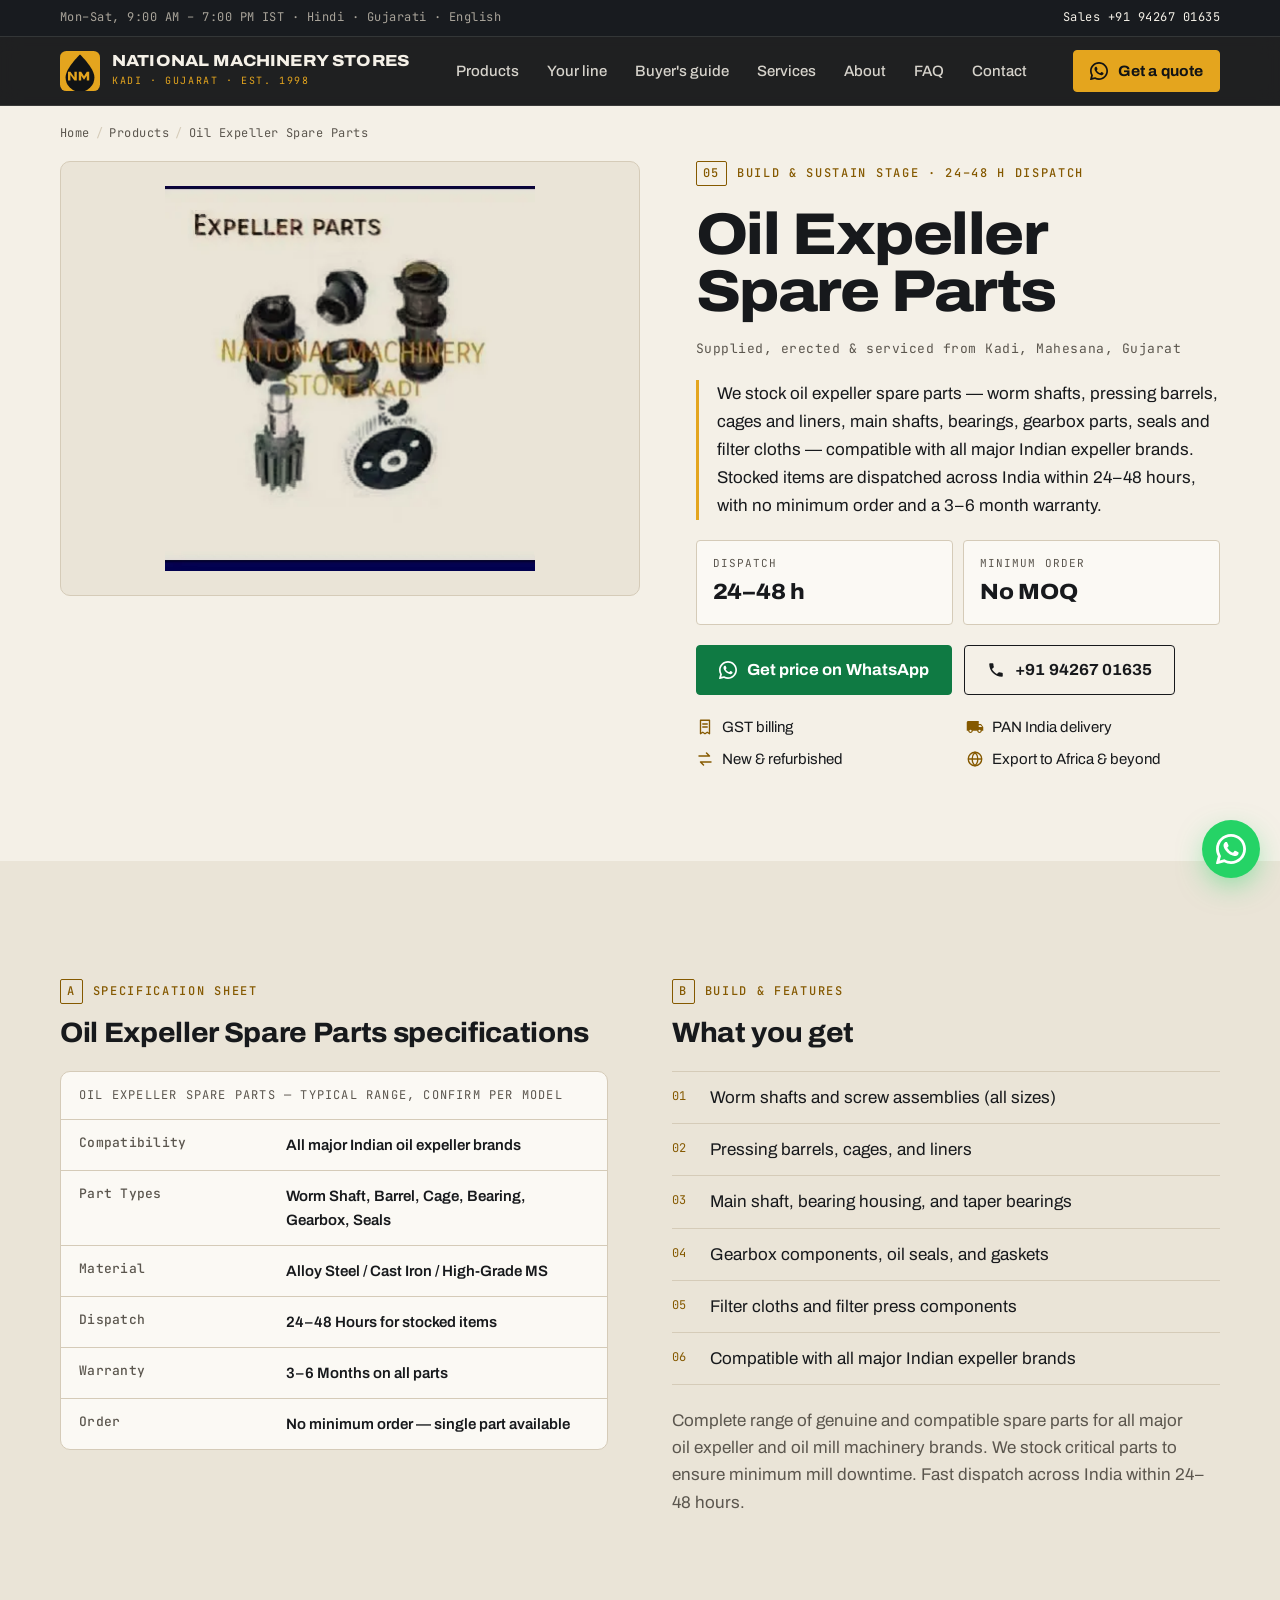
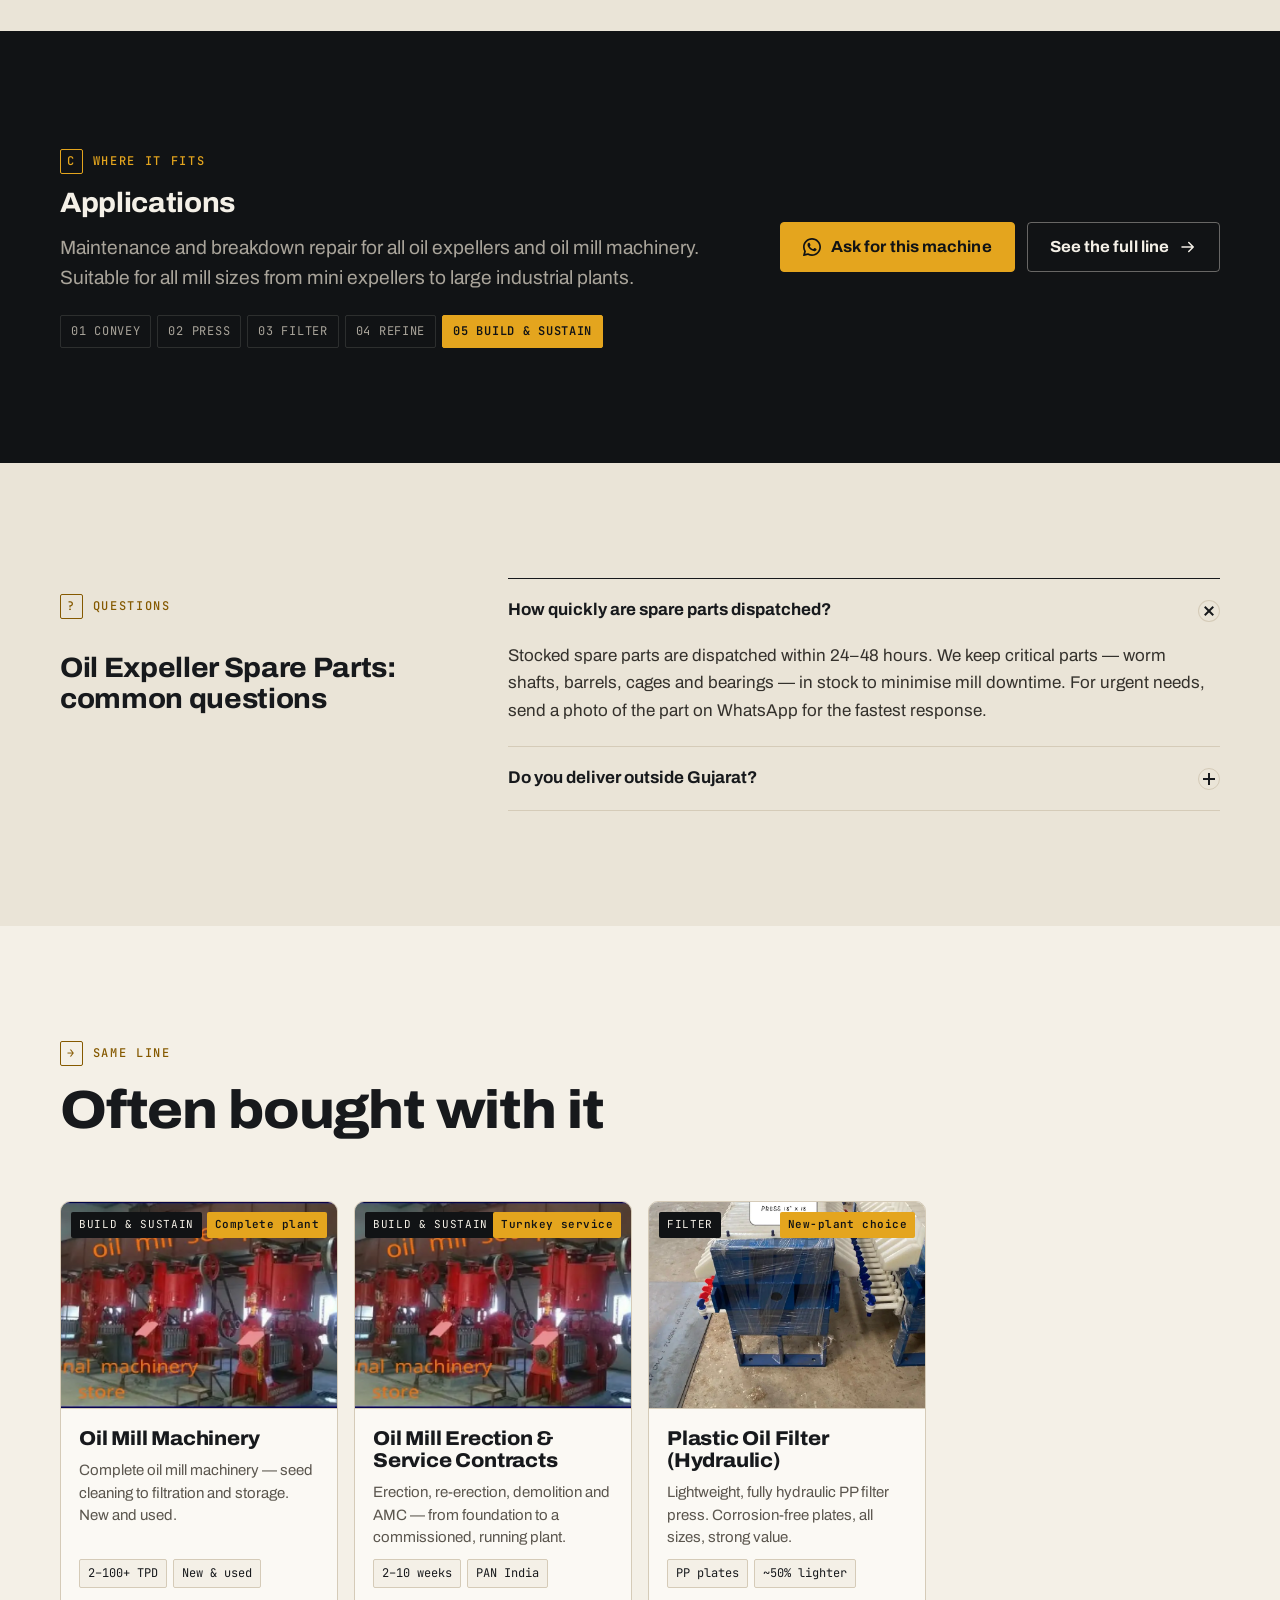
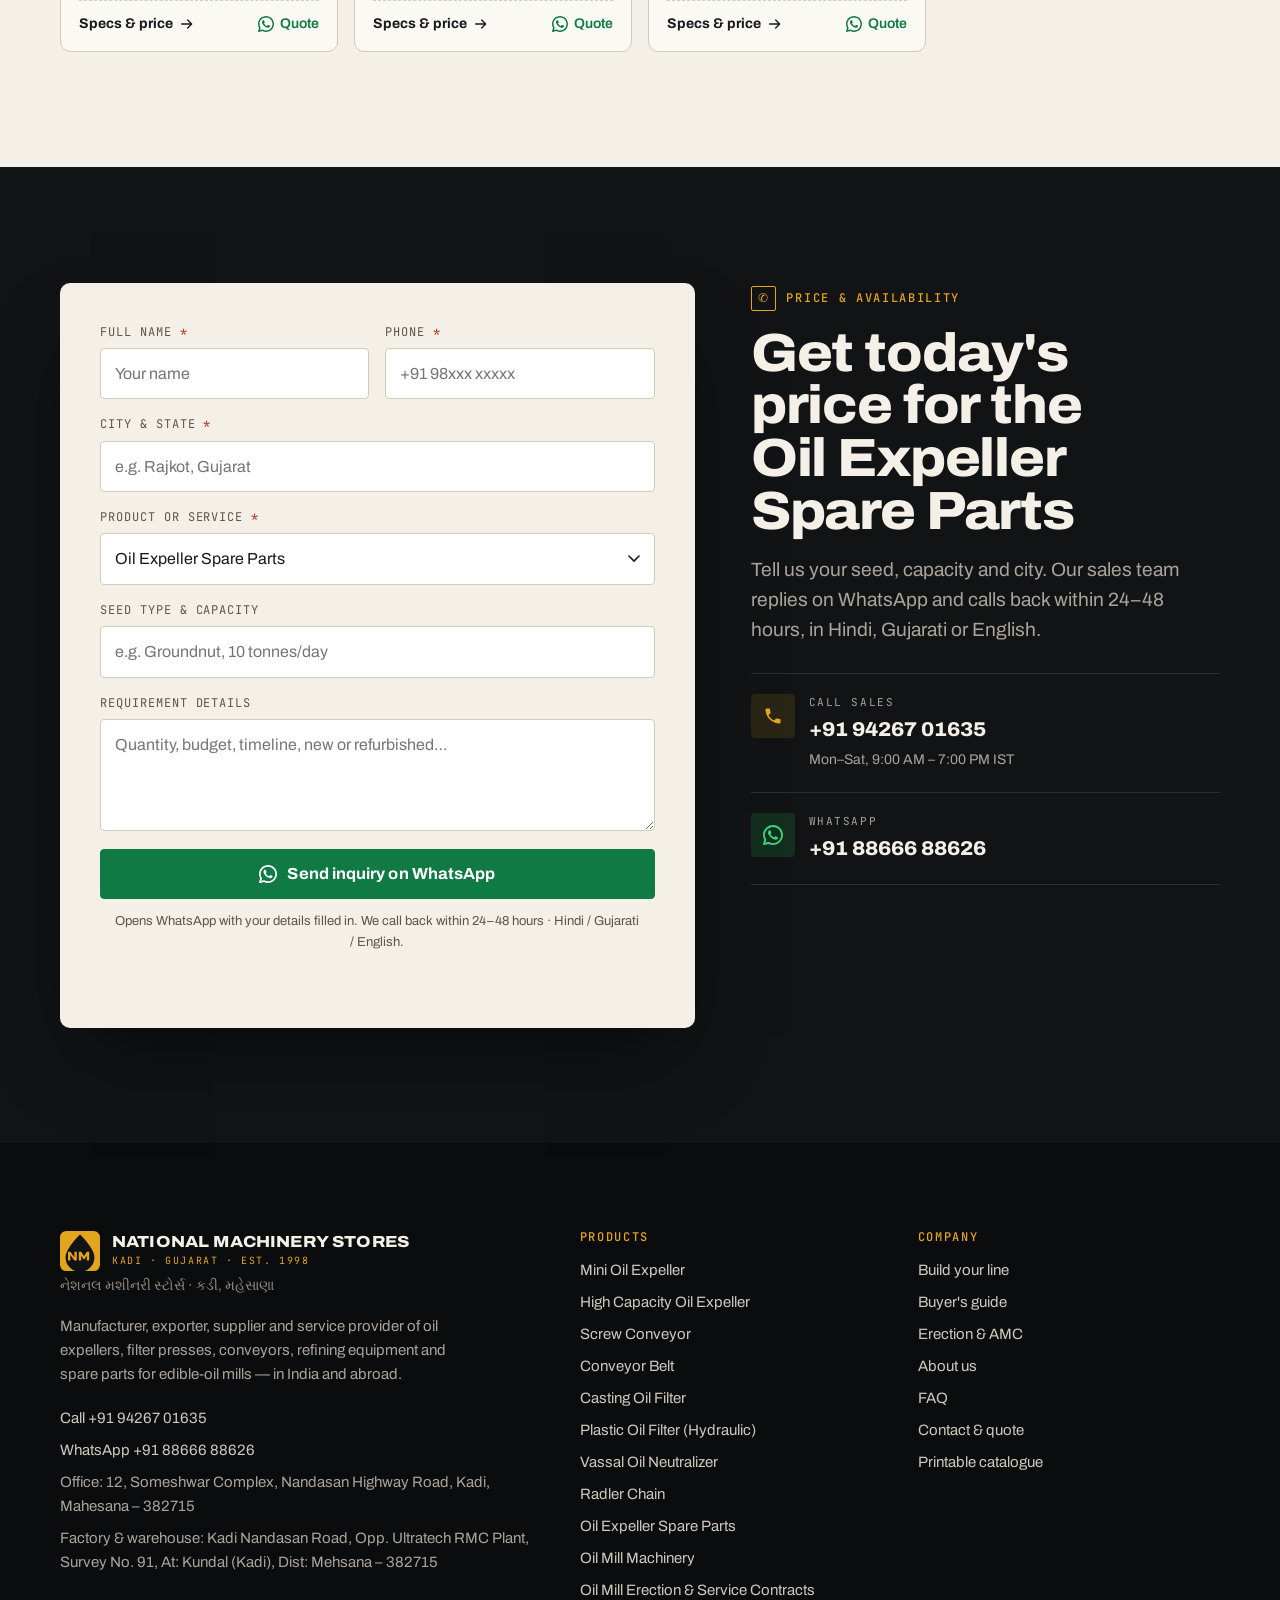
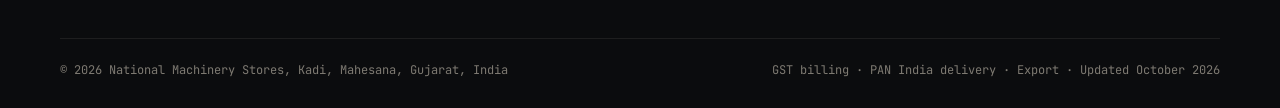
<file: products/oil-expeller-spare-parts.html>
<!doctype html>
<html lang="en-IN" data-wa="918866688626">
<head>
<meta charset="utf-8">
<meta name="viewport" content="width=device-width, initial-scale=1">
<title>Oil Expeller Spare Parts — 24–48 h Dispatch | Kadi</title>
<meta name="description" content="Oil expeller spare parts: worm shafts, barrels, cages, bearings, gearbox parts, seals and filter cloth for all major Indian brands. 24–48 h dispatch, no minimum order.">
<link rel="canonical" href="https://nationalmachinerystores.com/products/oil-expeller-spare-parts.html">
<meta name="robots" content="index, follow, max-image-preview:large">
<meta name="theme-color" content="#111315">
<meta property="og:site_name" content="National Machinery Stores">
<meta property="og:type" content="website">
<meta property="og:locale" content="en_IN">
<meta property="og:title" content="Oil Expeller Spare Parts — 24–48 h Dispatch | Kadi">
<meta property="og:description" content="Oil expeller spare parts: worm shafts, barrels, cages, bearings, gearbox parts, seals and filter cloth for all major Indian brands. 24–48 h dispatch, no minimum order.">
<meta property="og:url" content="https://nationalmachinerystores.com/products/oil-expeller-spare-parts.html">
<meta property="og:image" content="https://nationalmachinerystores.com/images/og/oil-expeller-spare-parts.jpg">
<meta property="og:image:width" content="1200">
<meta property="og:image:height" content="630">
<meta name="twitter:card" content="summary_large_image">
<meta name="twitter:title" content="Oil Expeller Spare Parts — 24–48 h Dispatch | Kadi">
<meta name="twitter:description" content="Oil expeller spare parts: worm shafts, barrels, cages, bearings, gearbox parts, seals and filter cloth for all major Indian brands. 24–48 h dispatch, no minimum order.">
<meta name="twitter:image" content="https://nationalmachinerystores.com/images/og/oil-expeller-spare-parts.jpg">
<link rel="icon" href="../favicon.svg" type="image/svg+xml">
<link rel="icon" href="../images/brand/favicon-48.png" sizes="48x48" type="image/png">
<link rel="apple-touch-icon" href="../images/brand/apple-touch-icon.png">
<link rel="manifest" href="../site.webmanifest">
<link rel="preconnect" href="https://fonts.googleapis.com">
<link rel="preconnect" href="https://fonts.gstatic.com" crossorigin>
<link rel="stylesheet" href="https://fonts.googleapis.com/css2?family=Archivo:wdth,wght@62..125,100..900&amp;family=JetBrains+Mono:wght@400;500;600&amp;display=swap">
<link rel="stylesheet" href="../assets/css/site.css?v=cb66d561">
<link rel="preload" as="image" href="../images/products/oil-expeller-spare-parts.webp" fetchpriority="high">
<script type="application/ld+json">{"@context":"https://schema.org","@graph":[{"@type":"Product","@id":"https://nationalmachinerystores.com/products/oil-expeller-spare-parts.html#item","name":"Oil Expeller Spare Parts","description":"We stock oil expeller spare parts — worm shafts, pressing barrels, cages and liners, main shafts, bearings, gearbox parts, seals and filter cloths — compatible with all major Indian expeller brands. Stocked items are dispatched across India within 24–48 hours, with no minimum order and a 3–6 month warranty.","image":["https://nationalmachinerystores.com/images/products/oil-expeller-spare-parts.webp"],"url":"https://nationalmachinerystores.com/products/oil-expeller-spare-parts.html","category":"Oil mill machinery","additionalProperty":[{"@type":"PropertyValue","name":"Compatibility","value":"All major Indian oil expeller brands"},{"@type":"PropertyValue","name":"Part Types","value":"Worm Shaft, Barrel, Cage, Bearing, Gearbox, Seals"},{"@type":"PropertyValue","name":"Material","value":"Alloy Steel / Cast Iron / High-Grade MS"},{"@type":"PropertyValue","name":"Dispatch","value":"24–48 Hours for stocked items"},{"@type":"PropertyValue","name":"Warranty","value":"3–6 Months on all parts"},{"@type":"PropertyValue","name":"Order","value":"No minimum order — single part available"}]},{"@type":"WebPage","@id":"https://nationalmachinerystores.com/products/oil-expeller-spare-parts.html#webpage","url":"https://nationalmachinerystores.com/products/oil-expeller-spare-parts.html","name":"Oil Expeller Spare Parts — 24–48 h Dispatch | Kadi","isPartOf":{"@id":"https://nationalmachinerystores.com/#website"},"about":{"@id":"https://nationalmachinerystores.com/products/oil-expeller-spare-parts.html#item"},"dateModified":"2026-10-01","inLanguage":"en-IN","breadcrumb":{"@type":"BreadcrumbList","itemListElement":[{"@type":"ListItem","position":1,"name":"Home","item":"https://nationalmachinerystores.com/"},{"@type":"ListItem","position":2,"name":"Products","item":"https://nationalmachinerystores.com/#products"},{"@type":"ListItem","position":3,"name":"Oil Expeller Spare Parts","item":"https://nationalmachinerystores.com/products/oil-expeller-spare-parts.html"}]}},{"@type":"BreadcrumbList","itemListElement":[{"@type":"ListItem","position":1,"name":"Home","item":"https://nationalmachinerystores.com/"},{"@type":"ListItem","position":2,"name":"Products","item":"https://nationalmachinerystores.com/#products"},{"@type":"ListItem","position":3,"name":"Oil Expeller Spare Parts","item":"https://nationalmachinerystores.com/products/oil-expeller-spare-parts.html"}]},{"@type":"LocalBusiness","@id":"https://nationalmachinerystores.com/#business","name":"National Machinery Stores","url":"https://nationalmachinerystores.com/","telephone":"+919426701635"},{"@type":"FAQPage","@id":"https://nationalmachinerystores.com/products/oil-expeller-spare-parts.html#faq","mainEntity":[{"@type":"Question","name":"How quickly are spare parts dispatched?","acceptedAnswer":{"@type":"Answer","text":"Stocked spare parts are dispatched within 24–48 hours. We keep critical parts — worm shafts, barrels, cages and bearings — in stock to minimise mill downtime. For urgent needs, send a photo of the part on WhatsApp for the fastest response."}},{"@type":"Question","name":"Do you deliver outside Gujarat?","acceptedAnswer":{"@type":"Answer","text":"Yes. We supply clients in 18+ Indian states, including Rajasthan, Maharashtra, Madhya Pradesh, Uttar Pradesh, Punjab, Haryana, Karnataka, Andhra Pradesh and Odisha, and export to Africa and other international markets. Every order includes GST billing and transit-safe packaging."}}]}]}</script>
</head>
<body>
<svg xmlns="http://www.w3.org/2000/svg" style="display:none" aria-hidden="true">
<symbol id="i-phone" viewBox="0 0 24 24"><path fill="currentColor" d="M6.6 10.8c1.4 2.8 3.8 5.1 6.6 6.6l2.2-2.2c.3-.3.7-.4 1-.2 1.1.4 2.3.6 3.6.6.6 0 1 .4 1 1V20c0 .6-.4 1-1 1-9.4 0-17-7.6-17-17 0-.6.4-1 1-1h3.5c.6 0 1 .4 1 1 0 1.3.2 2.5.6 3.6.1.3 0 .7-.2 1L6.6 10.8z"/></symbol>
<symbol id="i-wa" viewBox="0 0 24 24"><path fill="currentColor" d="M17.47 14.38c-.3-.15-1.76-.87-2.03-.97-.27-.1-.47-.15-.67.15-.2.3-.77.97-.94 1.16-.17.2-.35.22-.64.07-.3-.15-1.26-.46-2.39-1.47-.88-.79-1.48-1.76-1.65-2.06-.17-.3-.02-.46.13-.6.13-.14.3-.35.45-.52.15-.17.2-.3.3-.5.1-.2.05-.37-.03-.52-.07-.15-.67-1.61-.92-2.2-.24-.58-.49-.5-.67-.51h-.57c-.2 0-.52.07-.8.37-.27.3-1.04 1.02-1.04 2.48 0 1.46 1.07 2.88 1.21 3.07.15.2 2.1 3.2 5.08 4.49.71.31 1.26.49 1.7.63.71.23 1.36.2 1.87.12.57-.09 1.76-.72 2-1.41.25-.7.25-1.29.17-1.41-.07-.13-.27-.2-.57-.35z"/><path fill="currentColor" d="M12 0C5.37 0 0 5.37 0 12c0 2.1.55 4.09 1.5 5.81L.06 23.18a.75.75 0 00.93.91l5.5-1.44A11.95 11.95 0 0012 24c6.63 0 12-5.37 12-12S18.63 0 12 0zm0 21.75c-1.8 0-3.5-.49-4.95-1.35l-.36-.21-3.67.96.97-3.58-.23-.37A9.72 9.72 0 012.25 12C2.25 6.59 6.59 2.25 12 2.25S21.75 6.59 21.75 12 17.41 21.75 12 21.75z"/></symbol>
<symbol id="i-arrow" viewBox="0 0 24 24"><path fill="none" stroke="currentColor" stroke-width="2" stroke-linecap="round" stroke-linejoin="round" d="M4 12h15M13 6l6 6-6 6"/></symbol>
<symbol id="i-check" viewBox="0 0 24 24"><path fill="none" stroke="currentColor" stroke-width="2.2" stroke-linecap="round" stroke-linejoin="round" d="M4.5 12.5l4.5 4.5L19.5 6.5"/></symbol>
<symbol id="i-pin" viewBox="0 0 24 24"><path fill="currentColor" d="M12 2C8.13 2 5 5.13 5 9c0 5.25 7 13 7 13s7-7.75 7-13c0-3.87-3.13-7-7-7zm0 9.5a2.5 2.5 0 110-5 2.5 2.5 0 010 5z"/></symbol>
<symbol id="i-clock" viewBox="0 0 24 24"><g fill="none" stroke="currentColor" stroke-width="1.9" stroke-linecap="round"><circle cx="12" cy="12" r="9"/><path d="M12 7v5l3.5 2"/></g></symbol>
<symbol id="i-truck" viewBox="0 0 24 24"><path fill="currentColor" d="M20 8h-3V4H3c-1.1 0-2 .9-2 2v11h2c0 1.66 1.34 3 3 3s3-1.34 3-3h6c0 1.66 1.34 3 3 3s3-1.34 3-3h2v-5l-3-4zM6 18.5a1.5 1.5 0 110-3 1.5 1.5 0 010 3zm13.5-9l1.96 2.5H17V9.5h2.5zM18 18.5a1.5 1.5 0 110-3 1.5 1.5 0 010 3z"/></symbol>
<symbol id="i-globe" viewBox="0 0 24 24"><g fill="none" stroke="currentColor" stroke-width="1.8"><circle cx="12" cy="12" r="9"/><path d="M3 12h18M12 3c2.5 2.6 3.8 5.6 3.8 9s-1.3 6.4-3.8 9c-2.5-2.6-3.8-5.6-3.8-9S9.5 5.6 12 3z"/></g></symbol>
<symbol id="i-receipt" viewBox="0 0 24 24"><g fill="none" stroke="currentColor" stroke-width="1.8" stroke-linejoin="round"><path d="M6 3h12v18l-3-2-3 2-3-2-3 2V3z"/><path d="M9 8h6M9 12h6" stroke-linecap="round"/></g></symbol>
<symbol id="i-wrench" viewBox="0 0 24 24"><path fill="none" stroke="currentColor" stroke-width="1.8" stroke-linejoin="round" d="M14.7 6.3a4 4 0 00-5.4 5.1L3.5 17.2a1.8 1.8 0 002.5 2.5l5.8-5.8a4 4 0 005.1-5.4l-2.5 2.5-2.2-.4-.4-2.2 2.9-2.1z"/></symbol>
<symbol id="i-gear" viewBox="0 0 24 24"><g fill="none" stroke="currentColor" stroke-width="1.8"><circle cx="12" cy="12" r="3.2"/><path stroke-linecap="round" d="M12 2.8v2.6M12 18.6v2.6M21.2 12h-2.6M5.4 12H2.8M18.5 5.5l-1.8 1.8M7.3 16.7l-1.8 1.8M18.5 18.5l-1.8-1.8M7.3 7.3L5.5 5.5"/><circle cx="12" cy="12" r="6.6"/></g></symbol>
<symbol id="i-swap" viewBox="0 0 24 24"><path fill="none" stroke="currentColor" stroke-width="1.9" stroke-linecap="round" stroke-linejoin="round" d="M4 8h14l-4-4M20 16H6l4 4"/></symbol>
<symbol id="i-hammer" viewBox="0 0 24 24"><path fill="none" stroke="currentColor" stroke-width="1.8" stroke-linejoin="round" d="M13 7l4 4M9.5 3.5l6 6-2.5 2.5-6-6zM11.5 10.5L4 18a1.4 1.4 0 002 2l7.5-7.5"/></symbol>
<symbol id="i-bolt" viewBox="0 0 24 24"><path fill="currentColor" d="M13 2L4 14h6l-1 8 9-12h-6l1-8z"/></symbol>
<symbol id="i-menu" viewBox="0 0 24 24"><path fill="none" stroke="currentColor" stroke-width="2" stroke-linecap="round" d="M4 7h16M4 12h16M4 17h10"/></symbol>
<symbol id="i-close" viewBox="0 0 24 24"><path fill="none" stroke="currentColor" stroke-width="2" stroke-linecap="round" d="M6 6l12 12M18 6L6 18"/></symbol>
<symbol id="i-star" viewBox="0 0 24 24"><path fill="currentColor" d="M12 2l3.09 6.26L22 9.27l-5 4.87 1.18 6.88L12 17.77l-6.18 3.25L7 14.14 2 9.27l6.91-1.01L12 2z"/></symbol>
</svg>
<a class="skip" href="#main">Skip to content</a>
<div class="util">
  <div class="wrap">
    <span>Mon–Sat, 9:00 AM – 7:00 PM IST<span class="util-langs"> · Hindi · Gujarati · English</span></span>
    <a href="tel:+919426701635">Sales +91 94267 01635</a>
  </div>
</div>
<header class="header">
  <div class="wrap">
    <a class="brand" href="../" aria-label="National Machinery Stores — home">
      <svg viewBox="0 0 100 100" xmlns="http://www.w3.org/2000/svg" role="img" aria-label="National Machinery Stores logo"><rect width="100" height="100" rx="16" fill="#E4A51E"/><path d="M50 9C50 9 14 43 14 66a36 36 0 0072 0C86 43 50 9 50 9z" fill="#111315"/><polygon points="20,52 26,52 36,66 36,52 42,52 42,74 36,74 26,60 26,74 20,74" fill="#E4A51E"/><polygon points="47,52 53,52 60,63 67,52 73,52 73,74 67,74 67,62 60,72 53,62 53,74 47,74" fill="#E4A51E"/></svg>
      <span><span class="brand-name">National Machinery Stores</span><span class="brand-sub">Kadi · Gujarat · Est. 1998</span></span>
    </a>
    <nav class="nav" aria-label="Primary"><a href="../#products">Products</a><a href="../#line">Your line</a><a href="../#guide">Buyer&#x27;s guide</a><a href="../#services">Services</a><a href="../#about">About</a><a href="../#faq">FAQ</a><a href="../#contact">Contact</a></nav>
    <a class="btn btn--sm header-cta" href="https://wa.me/918866688626?text=Hello%20National%20Machinery%20Stores%2C%20I%20need%20a%20quote." target="_blank" rel="noopener"><svg aria-hidden="true" focusable="false"><use href="#i-wa"/></svg>Get a quote</a>
    <button class="menu-btn" type="button" data-open-drawer aria-controls="drawer" aria-expanded="false" aria-label="Open menu"><svg aria-hidden="true" focusable="false"><use href="#i-menu"/></svg></button>
  </div>
</header>
<div class="drawer" id="drawer" aria-hidden="true" role="dialog" aria-label="Menu">
  <div class="drawer-top">
    <span class="brand-sub">Menu</span>
    <button class="menu-btn" type="button" data-close-drawer aria-label="Close menu"><svg aria-hidden="true" focusable="false"><use href="#i-close"/></svg></button>
  </div>
  <nav aria-label="Mobile"><a href="../#products">Products</a><a href="../#line">Your line</a><a href="../#guide">Buyer&#x27;s guide</a><a href="../#services">Services</a><a href="../#about">About</a><a href="../#faq">FAQ</a><a href="../#contact">Contact</a></nav>
  <div class="btn-row">
    <a class="btn" href="tel:+919426701635"><svg aria-hidden="true" focusable="false"><use href="#i-phone"/></svg>Call</a>
    <a class="btn btn--wa" href="https://wa.me/918866688626?text=Hello%20National%20Machinery%20Stores%2C%20I%20need%20a%20quote." target="_blank" rel="noopener"><svg aria-hidden="true" focusable="false"><use href="#i-wa"/></svg>WhatsApp</a>
  </div>
</div>
<main id="main">
  <div class="wrap">
    <nav class="crumbs" aria-label="Breadcrumb"><ol><li><a href="../">Home</a></li><li><a href="../#products">Products</a></li><li aria-current="page">Oil Expeller Spare Parts</li></ol></nav>
    <div class="p-hero">
      <div class="gallery">
        <div class="gallery-main fit-contain"><img data-gallery-main src="../images/products/oil-expeller-spare-parts.webp" alt="Oil expeller spare parts: worm shaft, gear, bearing housing and coupling" width="369" height="384" fetchpriority="high" decoding="async"></div>
        
      </div>
      <div class="p-info">
        <span class="eyebrow"><span class="idx">05</span> Build &amp; sustain stage · 24–48 h dispatch</span>
        <h1>Oil Expeller Spare Parts</h1>
        <p class="sub">Supplied, erected &amp; serviced from Kadi, Mahesana, Gujarat</p>
        <p class="answer">We stock oil expeller spare parts — worm shafts, pressing barrels, cages and liners, main shafts, bearings, gearbox parts, seals and filter cloths — compatible with all major Indian expeller brands. Stocked items are dispatched across India within 24–48 hours, with no minimum order and a 3–6 month warranty.</p>
        <dl class="keyspecs"><div><dt>Dispatch</dt><dd>24–48 h</dd></div><div><dt>Minimum order</dt><dd>No MOQ</dd></div></dl>
        <div class="btn-row">
          <a class="btn btn--wa" href="https://wa.me/918866688626?text=Hello%20National%20Machinery%20Stores%2C%20I%20need%20price%20and%20availability%20for%3A%20Oil%20Expeller%20Spare%20Parts." target="_blank" rel="noopener"><svg aria-hidden="true" focusable="false"><use href="#i-wa"/></svg>Get price on WhatsApp</a>
          <a class="btn btn--line" href="tel:+919426701635"><svg aria-hidden="true" focusable="false"><use href="#i-phone"/></svg>+91 94267 01635</a>
        </div>
        <ul class="assure">
          <li><svg aria-hidden="true" focusable="false"><use href="#i-receipt"/></svg>GST billing</li>
          <li><svg aria-hidden="true" focusable="false"><use href="#i-truck"/></svg>PAN India delivery</li>
          <li><svg aria-hidden="true" focusable="false"><use href="#i-swap"/></svg>New &amp; refurbished</li>
          <li><svg aria-hidden="true" focusable="false"><use href="#i-globe"/></svg>Export to Africa &amp; beyond</li>
        </ul>
      </div>
    </div>
  </div>

  <section class="section on-paper-2" aria-labelledby="spec-h">
    <div class="wrap p-body">
      <div>
        <span class="eyebrow"><span class="idx">A</span> Specification sheet</span>
        <h2 class="h-sub" id="spec-h" style="margin:14px 0 22px">Oil Expeller Spare Parts specifications</h2>
        <div class="table-wrap"><table class="spec spec--kv"><caption>Oil Expeller Spare Parts — typical range, confirm per model</caption><tbody><tr><th scope="row">Compatibility</th><td>All major Indian oil expeller brands</td></tr><tr><th scope="row">Part Types</th><td>Worm Shaft, Barrel, Cage, Bearing, Gearbox, Seals</td></tr><tr><th scope="row">Material</th><td>Alloy Steel / Cast Iron / High-Grade MS</td></tr><tr><th scope="row">Dispatch</th><td>24–48 Hours for stocked items</td></tr><tr><th scope="row">Warranty</th><td>3–6 Months on all parts</td></tr><tr><th scope="row">Order</th><td>No minimum order — single part available</td></tr></tbody></table></div>
      </div>
      <div>
        <span class="eyebrow"><span class="idx">B</span> Build &amp; features</span>
        <h2 class="h-sub" style="margin:14px 0 22px">What you get</h2>
        <ul class="features"><li><span>01</span>Worm shafts and screw assemblies (all sizes)</li><li><span>02</span>Pressing barrels, cages, and liners</li><li><span>03</span>Main shaft, bearing housing, and taper bearings</li><li><span>04</span>Gearbox components, oil seals, and gaskets</li><li><span>05</span>Filter cloths and filter press components</li><li><span>06</span>Compatible with all major Indian expeller brands</li></ul>
        <p class="muted" style="margin-top:22px">Complete range of genuine and compatible spare parts for all major oil expeller and oil mill machinery brands. We stock critical parts to ensure minimum mill downtime. Fast dispatch across India within 24–48 hours.</p>
      </div>
    </div>
  </section>

  <section class="section on-ink" aria-labelledby="app-h">
    <div class="wrap">
      <div class="cta-band">
        <div>
          <span class="eyebrow"><span class="idx">C</span> Where it fits</span>
          <h2 class="h-sub" id="app-h" style="margin:14px 0 14px">Applications</h2>
          <p class="lede">Maintenance and breakdown repair for all oil expellers and oil mill machinery. Suitable for all mill sizes from mini expellers to large industrial plants.</p>
          <ul class="mini-line" style="margin-top:22px" aria-label="Oil mill line stages"><li class="">01 Convey</li><li class="">02 Press</li><li class="">03 Filter</li><li class="">04 Refine</li><li class="is-here">05 Build &amp; sustain</li></ul>
        </div>
        <div class="btn-row">
          <a class="btn" href="https://wa.me/918866688626?text=Hello%20National%20Machinery%20Stores%2C%20I%20need%20price%20and%20availability%20for%3A%20Oil%20Expeller%20Spare%20Parts." target="_blank" rel="noopener"><svg aria-hidden="true" focusable="false"><use href="#i-wa"/></svg>Ask for this machine</a>
          <a class="btn btn--ghost" href="../#line">See the full line <svg aria-hidden="true" focusable="false"><use href="#i-arrow"/></svg></a>
        </div>
      </div>
    </div>
  </section>

  <section class="section on-paper-2" aria-labelledby="pf-h">
  <div class="wrap faq">
    <div class="section-head"><span class="eyebrow"><span class="idx">?</span> Questions</span><h2 class="h-sub" id="pf-h">Oil Expeller Spare Parts: common questions</h2></div>
    <div class="faq-list"><details open><summary>How quickly are spare parts dispatched?</summary><div><p>Stocked spare parts are dispatched within 24–48 hours. We keep critical parts — worm shafts, barrels, cages and bearings — in stock to minimise mill downtime. For urgent needs, send a photo of the part on WhatsApp for the fastest response.</p></div></details>
<details><summary>Do you deliver outside Gujarat?</summary><div><p>Yes. We supply clients in 18+ Indian states, including Rajasthan, Maharashtra, Madhya Pradesh, Uttar Pradesh, Punjab, Haryana, Karnataka, Andhra Pradesh and Odisha, and export to Africa and other international markets. Every order includes GST billing and transit-safe packaging.</p></div></details></div>
  </div>
</section>

  <section class="section" aria-labelledby="rel-h">
    <div class="wrap">
      <div class="section-head"><span class="eyebrow"><span class="idx">→</span> Same line</span><h2 class="h-section" id="rel-h">Often bought with it</h2></div>
      <div class="grid-cards"><article class="card rv" data-stage="sustain">
  <div class="card-media fit-cover">
    <span class="card-tag">Build &amp; sustain</span><span class="card-badge">Complete plant</span>
    <img src="../images/products/oil-mill-machinery.webp" alt="Oil mill setup with a row of red oil expellers installed by National Machinery Stores" width="800" height="458" loading="lazy" decoding="async">
  </div>
  <div class="card-body">
    <h3><a href="../products/oil-mill-machinery.html">Oil Mill Machinery</a></h3>
    <p>Complete oil mill machinery — seed cleaning to filtration and storage. New and used.</p>
    <div class="specs-inline"><span class="spec-pill">2–100+ TPD</span><span class="spec-pill">New &amp; used</span></div>
    <div class="card-foot"><span class="card-cta">Specs &amp; price <svg aria-hidden="true" focusable="false"><use href="#i-arrow"/></svg></span><a class="wa-mini" href="https://wa.me/918866688626?text=Hello%20National%20Machinery%20Stores%2C%20I%20need%20price%20and%20availability%20for%3A%20Oil%20Mill%20Machinery." target="_blank" rel="noopener"><svg aria-hidden="true" focusable="false"><use href="#i-wa"/></svg>Quote</a></div>
  </div>
</article><article class="card rv" data-stage="sustain">
  <div class="card-media fit-cover">
    <span class="card-tag">Build &amp; sustain</span><span class="card-badge">Turnkey service</span>
    <img src="../images/products/oil-mill-machinery.webp" alt="Commissioned oil mill line with red expellers after erection by National Machinery Stores" width="800" height="458" loading="lazy" decoding="async">
  </div>
  <div class="card-body">
    <h3><a href="../products/oil-mill-erection-service.html">Oil Mill Erection &amp; Service Contracts</a></h3>
    <p>Erection, re-erection, demolition and AMC — from foundation to a commissioned, running plant.</p>
    <div class="specs-inline"><span class="spec-pill">2–10 weeks</span><span class="spec-pill">PAN India</span></div>
    <div class="card-foot"><span class="card-cta">Specs &amp; price <svg aria-hidden="true" focusable="false"><use href="#i-arrow"/></svg></span><a class="wa-mini" href="https://wa.me/918866688626?text=Hello%20National%20Machinery%20Stores%2C%20I%20need%20price%20and%20availability%20for%3A%20Oil%20Mill%20Erection%20%26%20Service%20Contracts." target="_blank" rel="noopener"><svg aria-hidden="true" focusable="false"><use href="#i-wa"/></svg>Quote</a></div>
  </div>
</article><article class="card rv" data-stage="filter">
  <div class="card-media fit-cover">
    <span class="card-tag">Filter</span><span class="card-badge">New-plant choice</span>
    <img src="../images/products/plastic-oil-filter-1.webp" alt="Hydraulic plastic oil filter press with white PP plates on a blue frame" width="900" height="1200" loading="lazy" decoding="async">
  </div>
  <div class="card-body">
    <h3><a href="../products/plastic-oil-filter-hydraulic.html">Plastic Oil Filter (Hydraulic)</a></h3>
    <p>Lightweight, fully hydraulic PP filter press. Corrosion-free plates, all sizes, strong value.</p>
    <div class="specs-inline"><span class="spec-pill">PP plates</span><span class="spec-pill">~50% lighter</span></div>
    <div class="card-foot"><span class="card-cta">Specs &amp; price <svg aria-hidden="true" focusable="false"><use href="#i-arrow"/></svg></span><a class="wa-mini" href="https://wa.me/918866688626?text=Hello%20National%20Machinery%20Stores%2C%20I%20need%20price%20and%20availability%20for%3A%20Plastic%20Oil%20Filter%20%28Hydraulic%29." target="_blank" rel="noopener"><svg aria-hidden="true" focusable="false"><use href="#i-wa"/></svg>Quote</a></div>
  </div>
</article></div>
    </div>
  </section>

  <section class="section on-ink" id="contact" aria-labelledby="pc-h">
    <div class="wrap contact">
      <form class="form-card" data-wa-form novalidate>
        <div class="form-grid">
          <div class="field"><label for="f-name">Full name <span class="req">*</span></label><input class="input" id="f-name" name="name" autocomplete="name" required placeholder="Your name"></div>
          <div class="field"><label for="f-phone">Phone <span class="req">*</span></label><input class="input" id="f-phone" name="phone" type="tel" autocomplete="tel" inputmode="tel" required placeholder="+91 98xxx xxxxx"></div>
          <div class="field full"><label for="f-city">City &amp; state <span class="req">*</span></label><input class="input" id="f-city" name="city" autocomplete="address-level2" required placeholder="e.g. Rajkot, Gujarat"></div>
          <div class="field full"><label for="f-product">Product or service <span class="req">*</span></label><select class="input" id="f-product" name="product" required><option value="">Select product or service</option>
<option>Mini Oil Expeller</option>
<option>High Capacity Oil Expeller</option>
<option>Screw Conveyor</option>
<option>Conveyor Belt</option>
<option>Casting Oil Filter</option>
<option>Plastic Oil Filter (Hydraulic)</option>
<option>Vassal Oil Neutralizer</option>
<option>Radler Chain</option>
<option selected>Oil Expeller Spare Parts</option>
<option>Oil Mill Machinery</option>
<option>Oil Mill Erection &amp; Service Contracts</option>
<option>Complete oil mill plant (turnkey)</option>
<option>Used / refurbished machinery</option>
<option>Sell my machinery (commission agent)</option>
<option>AMC — Annual Maintenance Contract</option>
<option value="Other">Other — please specify</option></select></div>
          <div class="field full" data-other hidden><label for="f-other">What are you looking for?</label><input class="input" id="f-other" name="other" placeholder="Describe the machine or part"></div>
          <div class="field full"><label for="f-capacity">Seed type &amp; capacity</label><input class="input" id="f-capacity" name="capacity" placeholder="e.g. Groundnut, 10 tonnes/day"></div>
          <div class="field full"><label for="f-message">Requirement details</label><textarea class="input" id="f-message" name="message" rows="3" placeholder="Quantity, budget, timeline, new or refurbished…"></textarea></div>
        </div>
        <button class="btn btn--wa btn--block" type="submit" style="margin-top:18px"><svg aria-hidden="true" focusable="false"><use href="#i-wa"/></svg>Send inquiry on WhatsApp</button>
        <p class="form-note">Opens WhatsApp with your details filled in. We call back within 24–48 hours · Hindi / Gujarati / English.</p>
        <p class="form-status" role="status" aria-live="polite"></p>
      </form>
      <div>
        <span class="eyebrow"><span class="idx">✆</span> Price &amp; availability</span>
        <h2 class="h-section" id="pc-h" style="margin:16px 0 18px">Get today's price for the Oil Expeller Spare Parts</h2>
        <p class="lede">Tell us your seed, capacity and city. Our sales team replies on WhatsApp and calls back within 24–48 hours, in Hindi, Gujarati or English.</p>
        <div class="channels" style="margin-top:28px">
          <div class="channel"><span class="ic"><svg aria-hidden="true" focusable="false"><use href="#i-phone"/></svg></span><div><div class="k">Call sales</div><a class="v" href="tel:+919426701635">+91 94267 01635</a><div class="sm">Mon–Sat, 9:00 AM – 7:00 PM IST</div></div></div>
          <div class="channel"><span class="ic wa"><svg aria-hidden="true" focusable="false"><use href="#i-wa"/></svg></span><div><div class="k">WhatsApp</div><a class="v" href="https://wa.me/918866688626" target="_blank" rel="noopener">+91 88666 88626</a></div></div>
        </div>
      </div>
    </div>
  </section>
</main>
<footer class="footer">
  <div class="wrap">
    <div class="footer-grid">
      <div>
        <a class="brand" href="../"><svg viewBox="0 0 100 100" xmlns="http://www.w3.org/2000/svg" role="img" aria-label="National Machinery Stores logo"><rect width="100" height="100" rx="16" fill="#E4A51E"/><path d="M50 9C50 9 14 43 14 66a36 36 0 0072 0C86 43 50 9 50 9z" fill="#111315"/><polygon points="20,52 26,52 36,66 36,52 42,52 42,74 36,74 26,60 26,74 20,74" fill="#E4A51E"/><polygon points="47,52 53,52 60,63 67,52 73,52 73,74 67,74 67,62 60,72 53,62 53,74 47,74" fill="#E4A51E"/></svg><span><span class="brand-name" style="color:#F4F0E7">National Machinery Stores</span><span class="brand-sub">Kadi · Gujarat · Est. 1998</span></span></a>
        <p class="footer-gu" lang="gu">નેશનલ મશીનરી સ્ટોર્સ · કડી, મહેસાણા</p>
        <p class="about-txt">Manufacturer, exporter, supplier and service provider of oil expellers, filter presses, conveyors, refining equipment and spare parts for edible-oil mills — in India and abroad.</p>
        <ul>
          <li><a href="tel:+919426701635">Call +91 94267 01635</a></li>
          <li><a href="https://wa.me/918866688626" target="_blank" rel="noopener">WhatsApp +91 88666 88626</a></li>
          <li>Office: 12, Someshwar Complex, Nandasan Highway Road, Kadi, Mahesana – 382715</li>
          <li>Factory &amp; warehouse: Kadi Nandasan Road, Opp. Ultratech RMC Plant, Survey No. 91, At: Kundal (Kadi), Dist: Mehsana – 382715</li>
        </ul>
      </div>
      <div>
        <h2>Products</h2>
        <ul><li><a href="../products/mini-oil-expeller.html">Mini Oil Expeller</a></li><li><a href="../products/high-capacity-oil-expeller.html">High Capacity Oil Expeller</a></li><li><a href="../products/screw-conveyor.html">Screw Conveyor</a></li><li><a href="../products/conveyor-belt.html">Conveyor Belt</a></li><li><a href="../products/casting-oil-filter.html">Casting Oil Filter</a></li><li><a href="../products/plastic-oil-filter-hydraulic.html">Plastic Oil Filter (Hydraulic)</a></li><li><a href="../products/vassal-oil-neutralizer.html">Vassal Oil Neutralizer</a></li><li><a href="../products/radler-chain.html">Radler Chain</a></li><li><a href="../products/oil-expeller-spare-parts.html">Oil Expeller Spare Parts</a></li><li><a href="../products/oil-mill-machinery.html">Oil Mill Machinery</a></li><li><a href="../products/oil-mill-erection-service.html">Oil Mill Erection &amp; Service Contracts</a></li></ul>
      </div>
      <div>
        <h2>Company</h2>
        <ul>
          <li><a href="../#line">Build your line</a></li>
          <li><a href="../#guide">Buyer's guide</a></li>
          <li><a href="../#services">Erection &amp; AMC</a></li>
          <li><a href="../#about">About us</a></li>
          <li><a href="../#faq">FAQ</a></li>
          <li><a href="../#contact">Contact &amp; quote</a></li>
          <li><a href="../catalogue.html">Printable catalogue</a></li>
        </ul>
      </div>
    </div>
    <div class="footer-base">
      <span>© <span data-year>2026</span> National Machinery Stores, Kadi, Mahesana, Gujarat, India</span>
      <span>GST billing · PAN India delivery · Export · Updated October 2026</span>
    </div>
  </div>
</footer>
<a class="fab-wa" href="https://wa.me/918866688626?text=Hello%20National%20Machinery%20Stores%2C%20I%20need%20price%20and%20availability%20for%3A%20Oil%20Expeller%20Spare%20Parts." target="_blank" rel="noopener" aria-label="Chat on WhatsApp"><svg aria-hidden="true" focusable="false"><use href="#i-wa"/></svg></a>
<div class="actionbar" role="navigation" aria-label="Quick contact">
  <a class="btn btn--sm" href="tel:+919426701635"><svg aria-hidden="true" focusable="false"><use href="#i-phone"/></svg>Call now</a>
  <a class="btn btn--sm btn--wa" href="https://wa.me/918866688626?text=Hello%20National%20Machinery%20Stores%2C%20I%20need%20price%20and%20availability%20for%3A%20Oil%20Expeller%20Spare%20Parts." target="_blank" rel="noopener"><svg aria-hidden="true" focusable="false"><use href="#i-wa"/></svg>WhatsApp</a>
</div>
<script src="../assets/js/site.js?v=c3ecb298" defer></script>
</body>
</html>
</file>
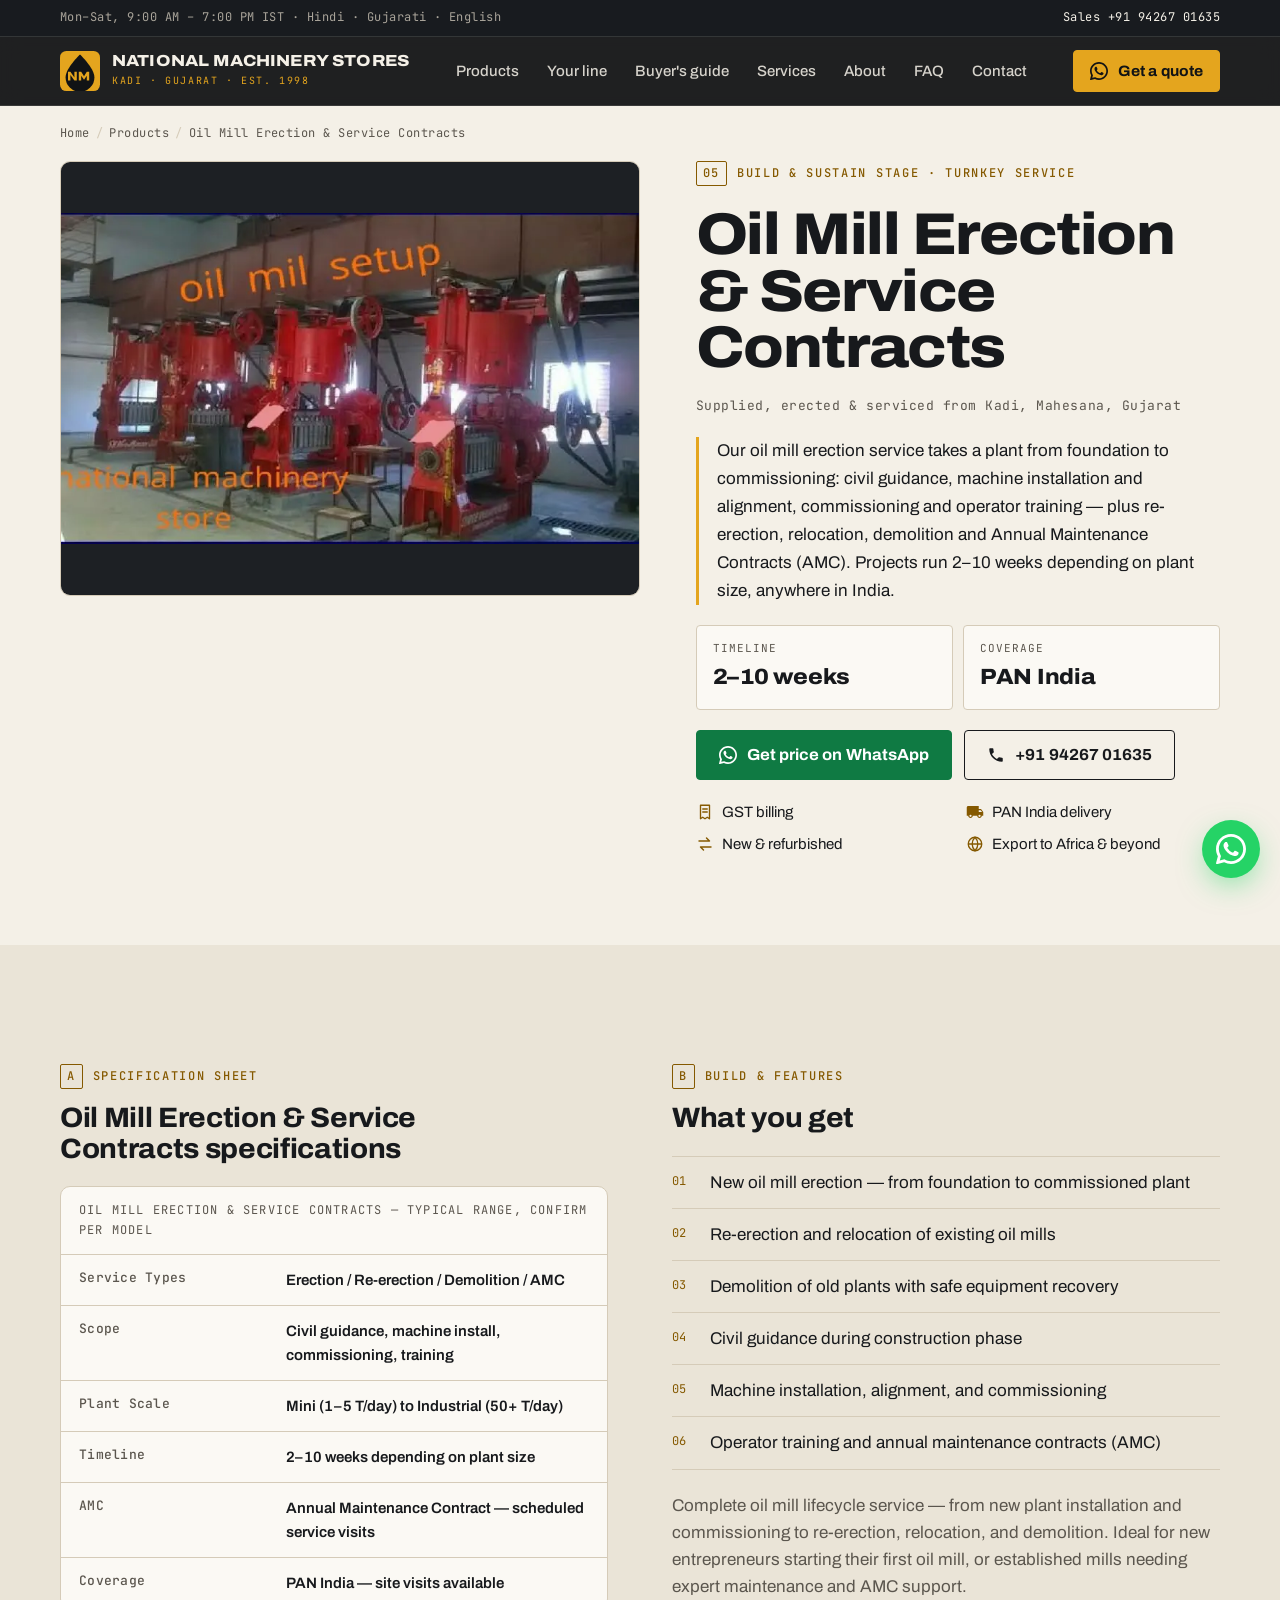
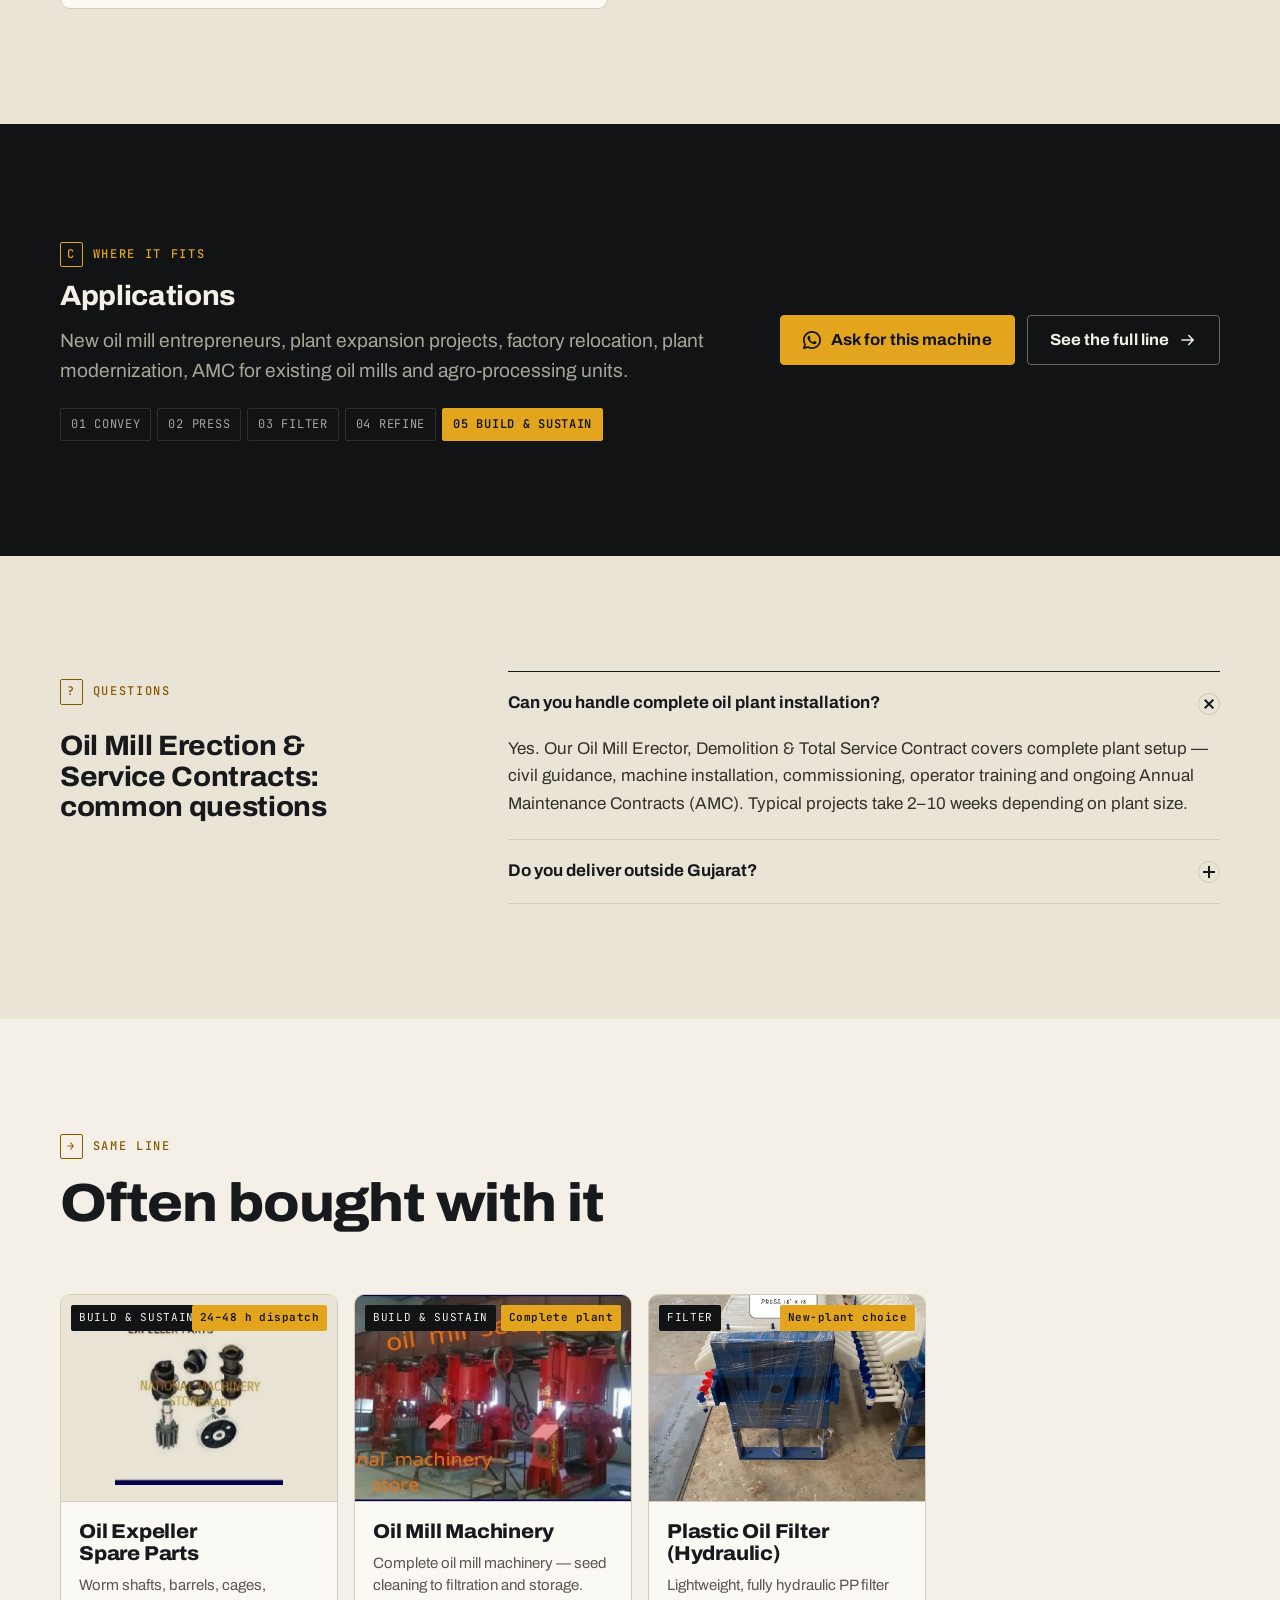
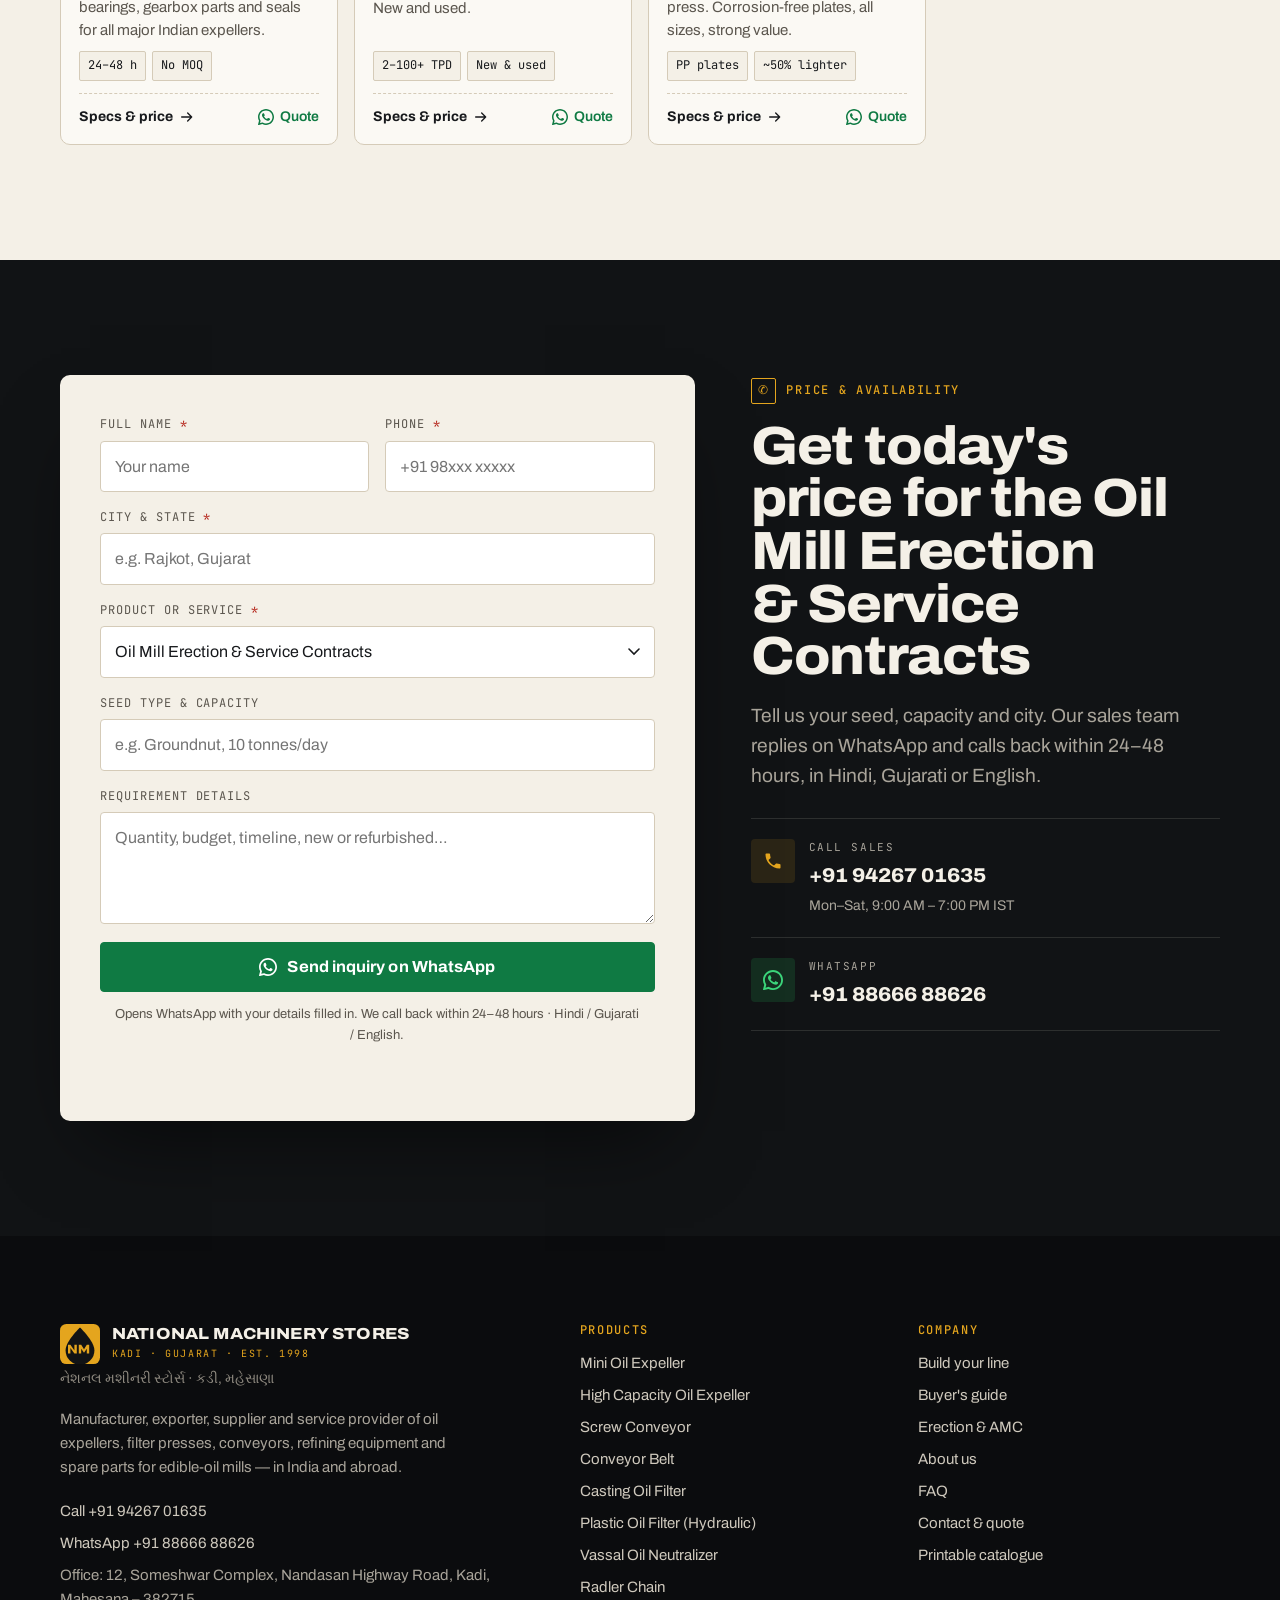
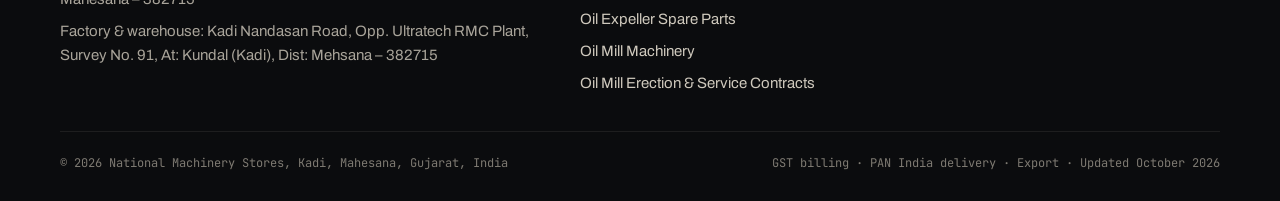
<file: products/oil-mill-erection-service.html>
<!doctype html>
<html lang="en-IN" data-wa="918866688626">
<head>
<meta charset="utf-8">
<meta name="viewport" content="width=device-width, initial-scale=1">
<title>Oil Mill Erection, Demolition &amp; AMC Service | Gujarat</title>
<meta name="description" content="Oil mill erection, re-erection, relocation, demolition and Annual Maintenance Contracts (AMC). Civil guidance to commissioning and operator training, PAN India.">
<link rel="canonical" href="https://nationalmachinerystores.com/products/oil-mill-erection-service.html">
<meta name="robots" content="index, follow, max-image-preview:large">
<meta name="theme-color" content="#111315">
<meta property="og:site_name" content="National Machinery Stores">
<meta property="og:type" content="website">
<meta property="og:locale" content="en_IN">
<meta property="og:title" content="Oil Mill Erection, Demolition &amp; AMC Service | Gujarat">
<meta property="og:description" content="Oil mill erection, re-erection, relocation, demolition and Annual Maintenance Contracts (AMC). Civil guidance to commissioning and operator training, PAN India.">
<meta property="og:url" content="https://nationalmachinerystores.com/products/oil-mill-erection-service.html">
<meta property="og:image" content="https://nationalmachinerystores.com/images/og/oil-mill-erection-service.jpg">
<meta property="og:image:width" content="1200">
<meta property="og:image:height" content="630">
<meta name="twitter:card" content="summary_large_image">
<meta name="twitter:title" content="Oil Mill Erection, Demolition &amp; AMC Service | Gujarat">
<meta name="twitter:description" content="Oil mill erection, re-erection, relocation, demolition and Annual Maintenance Contracts (AMC). Civil guidance to commissioning and operator training, PAN India.">
<meta name="twitter:image" content="https://nationalmachinerystores.com/images/og/oil-mill-erection-service.jpg">
<link rel="icon" href="../favicon.svg" type="image/svg+xml">
<link rel="icon" href="../images/brand/favicon-48.png" sizes="48x48" type="image/png">
<link rel="apple-touch-icon" href="../images/brand/apple-touch-icon.png">
<link rel="manifest" href="../site.webmanifest">
<link rel="preconnect" href="https://fonts.googleapis.com">
<link rel="preconnect" href="https://fonts.gstatic.com" crossorigin>
<link rel="stylesheet" href="https://fonts.googleapis.com/css2?family=Archivo:wdth,wght@62..125,100..900&amp;family=JetBrains+Mono:wght@400;500;600&amp;display=swap">
<link rel="stylesheet" href="../assets/css/site.css?v=cb66d561">
<link rel="preload" as="image" href="../images/products/oil-mill-machinery.webp" fetchpriority="high">
<script type="application/ld+json">{"@context":"https://schema.org","@graph":[{"@type":"Service","@id":"https://nationalmachinerystores.com/products/oil-mill-erection-service.html#item","name":"Oil Mill Erection & Service Contracts","description":"Our oil mill erection service takes a plant from foundation to commissioning: civil guidance, machine installation and alignment, commissioning and operator training — plus re-erection, relocation, demolition and Annual Maintenance Contracts (AMC). Projects run 2–10 weeks depending on plant size, anywhere in India.","image":["https://nationalmachinerystores.com/images/products/oil-mill-machinery.webp"],"url":"https://nationalmachinerystores.com/products/oil-mill-erection-service.html","category":"Oil mill erection and maintenance","serviceType":"Oil mill erection, demolition and annual maintenance contract","provider":{"@id":"https://nationalmachinerystores.com/#business"},"areaServed":{"@type":"Country","name":"India"}},{"@type":"WebPage","@id":"https://nationalmachinerystores.com/products/oil-mill-erection-service.html#webpage","url":"https://nationalmachinerystores.com/products/oil-mill-erection-service.html","name":"Oil Mill Erection, Demolition & AMC Service | Gujarat","isPartOf":{"@id":"https://nationalmachinerystores.com/#website"},"about":{"@id":"https://nationalmachinerystores.com/products/oil-mill-erection-service.html#item"},"dateModified":"2026-10-01","inLanguage":"en-IN","breadcrumb":{"@type":"BreadcrumbList","itemListElement":[{"@type":"ListItem","position":1,"name":"Home","item":"https://nationalmachinerystores.com/"},{"@type":"ListItem","position":2,"name":"Products","item":"https://nationalmachinerystores.com/#products"},{"@type":"ListItem","position":3,"name":"Oil Mill Erection & Service Contracts","item":"https://nationalmachinerystores.com/products/oil-mill-erection-service.html"}]}},{"@type":"BreadcrumbList","itemListElement":[{"@type":"ListItem","position":1,"name":"Home","item":"https://nationalmachinerystores.com/"},{"@type":"ListItem","position":2,"name":"Products","item":"https://nationalmachinerystores.com/#products"},{"@type":"ListItem","position":3,"name":"Oil Mill Erection & Service Contracts","item":"https://nationalmachinerystores.com/products/oil-mill-erection-service.html"}]},{"@type":"LocalBusiness","@id":"https://nationalmachinerystores.com/#business","name":"National Machinery Stores","url":"https://nationalmachinerystores.com/","telephone":"+919426701635"},{"@type":"FAQPage","@id":"https://nationalmachinerystores.com/products/oil-mill-erection-service.html#faq","mainEntity":[{"@type":"Question","name":"Can you handle complete oil plant installation?","acceptedAnswer":{"@type":"Answer","text":"Yes. Our Oil Mill Erector, Demolition & Total Service Contract covers complete plant setup — civil guidance, machine installation, commissioning, operator training and ongoing Annual Maintenance Contracts (AMC). Typical projects take 2–10 weeks depending on plant size."}},{"@type":"Question","name":"Do you deliver outside Gujarat?","acceptedAnswer":{"@type":"Answer","text":"Yes. We supply clients in 18+ Indian states, including Rajasthan, Maharashtra, Madhya Pradesh, Uttar Pradesh, Punjab, Haryana, Karnataka, Andhra Pradesh and Odisha, and export to Africa and other international markets. Every order includes GST billing and transit-safe packaging."}}]}]}</script>
</head>
<body>
<svg xmlns="http://www.w3.org/2000/svg" style="display:none" aria-hidden="true">
<symbol id="i-phone" viewBox="0 0 24 24"><path fill="currentColor" d="M6.6 10.8c1.4 2.8 3.8 5.1 6.6 6.6l2.2-2.2c.3-.3.7-.4 1-.2 1.1.4 2.3.6 3.6.6.6 0 1 .4 1 1V20c0 .6-.4 1-1 1-9.4 0-17-7.6-17-17 0-.6.4-1 1-1h3.5c.6 0 1 .4 1 1 0 1.3.2 2.5.6 3.6.1.3 0 .7-.2 1L6.6 10.8z"/></symbol>
<symbol id="i-wa" viewBox="0 0 24 24"><path fill="currentColor" d="M17.47 14.38c-.3-.15-1.76-.87-2.03-.97-.27-.1-.47-.15-.67.15-.2.3-.77.97-.94 1.16-.17.2-.35.22-.64.07-.3-.15-1.26-.46-2.39-1.47-.88-.79-1.48-1.76-1.65-2.06-.17-.3-.02-.46.13-.6.13-.14.3-.35.45-.52.15-.17.2-.3.3-.5.1-.2.05-.37-.03-.52-.07-.15-.67-1.61-.92-2.2-.24-.58-.49-.5-.67-.51h-.57c-.2 0-.52.07-.8.37-.27.3-1.04 1.02-1.04 2.48 0 1.46 1.07 2.88 1.21 3.07.15.2 2.1 3.2 5.08 4.49.71.31 1.26.49 1.7.63.71.23 1.36.2 1.87.12.57-.09 1.76-.72 2-1.41.25-.7.25-1.29.17-1.41-.07-.13-.27-.2-.57-.35z"/><path fill="currentColor" d="M12 0C5.37 0 0 5.37 0 12c0 2.1.55 4.09 1.5 5.81L.06 23.18a.75.75 0 00.93.91l5.5-1.44A11.95 11.95 0 0012 24c6.63 0 12-5.37 12-12S18.63 0 12 0zm0 21.75c-1.8 0-3.5-.49-4.95-1.35l-.36-.21-3.67.96.97-3.58-.23-.37A9.72 9.72 0 012.25 12C2.25 6.59 6.59 2.25 12 2.25S21.75 6.59 21.75 12 17.41 21.75 12 21.75z"/></symbol>
<symbol id="i-arrow" viewBox="0 0 24 24"><path fill="none" stroke="currentColor" stroke-width="2" stroke-linecap="round" stroke-linejoin="round" d="M4 12h15M13 6l6 6-6 6"/></symbol>
<symbol id="i-check" viewBox="0 0 24 24"><path fill="none" stroke="currentColor" stroke-width="2.2" stroke-linecap="round" stroke-linejoin="round" d="M4.5 12.5l4.5 4.5L19.5 6.5"/></symbol>
<symbol id="i-pin" viewBox="0 0 24 24"><path fill="currentColor" d="M12 2C8.13 2 5 5.13 5 9c0 5.25 7 13 7 13s7-7.75 7-13c0-3.87-3.13-7-7-7zm0 9.5a2.5 2.5 0 110-5 2.5 2.5 0 010 5z"/></symbol>
<symbol id="i-clock" viewBox="0 0 24 24"><g fill="none" stroke="currentColor" stroke-width="1.9" stroke-linecap="round"><circle cx="12" cy="12" r="9"/><path d="M12 7v5l3.5 2"/></g></symbol>
<symbol id="i-truck" viewBox="0 0 24 24"><path fill="currentColor" d="M20 8h-3V4H3c-1.1 0-2 .9-2 2v11h2c0 1.66 1.34 3 3 3s3-1.34 3-3h6c0 1.66 1.34 3 3 3s3-1.34 3-3h2v-5l-3-4zM6 18.5a1.5 1.5 0 110-3 1.5 1.5 0 010 3zm13.5-9l1.96 2.5H17V9.5h2.5zM18 18.5a1.5 1.5 0 110-3 1.5 1.5 0 010 3z"/></symbol>
<symbol id="i-globe" viewBox="0 0 24 24"><g fill="none" stroke="currentColor" stroke-width="1.8"><circle cx="12" cy="12" r="9"/><path d="M3 12h18M12 3c2.5 2.6 3.8 5.6 3.8 9s-1.3 6.4-3.8 9c-2.5-2.6-3.8-5.6-3.8-9S9.5 5.6 12 3z"/></g></symbol>
<symbol id="i-receipt" viewBox="0 0 24 24"><g fill="none" stroke="currentColor" stroke-width="1.8" stroke-linejoin="round"><path d="M6 3h12v18l-3-2-3 2-3-2-3 2V3z"/><path d="M9 8h6M9 12h6" stroke-linecap="round"/></g></symbol>
<symbol id="i-wrench" viewBox="0 0 24 24"><path fill="none" stroke="currentColor" stroke-width="1.8" stroke-linejoin="round" d="M14.7 6.3a4 4 0 00-5.4 5.1L3.5 17.2a1.8 1.8 0 002.5 2.5l5.8-5.8a4 4 0 005.1-5.4l-2.5 2.5-2.2-.4-.4-2.2 2.9-2.1z"/></symbol>
<symbol id="i-gear" viewBox="0 0 24 24"><g fill="none" stroke="currentColor" stroke-width="1.8"><circle cx="12" cy="12" r="3.2"/><path stroke-linecap="round" d="M12 2.8v2.6M12 18.6v2.6M21.2 12h-2.6M5.4 12H2.8M18.5 5.5l-1.8 1.8M7.3 16.7l-1.8 1.8M18.5 18.5l-1.8-1.8M7.3 7.3L5.5 5.5"/><circle cx="12" cy="12" r="6.6"/></g></symbol>
<symbol id="i-swap" viewBox="0 0 24 24"><path fill="none" stroke="currentColor" stroke-width="1.9" stroke-linecap="round" stroke-linejoin="round" d="M4 8h14l-4-4M20 16H6l4 4"/></symbol>
<symbol id="i-hammer" viewBox="0 0 24 24"><path fill="none" stroke="currentColor" stroke-width="1.8" stroke-linejoin="round" d="M13 7l4 4M9.5 3.5l6 6-2.5 2.5-6-6zM11.5 10.5L4 18a1.4 1.4 0 002 2l7.5-7.5"/></symbol>
<symbol id="i-bolt" viewBox="0 0 24 24"><path fill="currentColor" d="M13 2L4 14h6l-1 8 9-12h-6l1-8z"/></symbol>
<symbol id="i-menu" viewBox="0 0 24 24"><path fill="none" stroke="currentColor" stroke-width="2" stroke-linecap="round" d="M4 7h16M4 12h16M4 17h10"/></symbol>
<symbol id="i-close" viewBox="0 0 24 24"><path fill="none" stroke="currentColor" stroke-width="2" stroke-linecap="round" d="M6 6l12 12M18 6L6 18"/></symbol>
<symbol id="i-star" viewBox="0 0 24 24"><path fill="currentColor" d="M12 2l3.09 6.26L22 9.27l-5 4.87 1.18 6.88L12 17.77l-6.18 3.25L7 14.14 2 9.27l6.91-1.01L12 2z"/></symbol>
</svg>
<a class="skip" href="#main">Skip to content</a>
<div class="util">
  <div class="wrap">
    <span>Mon–Sat, 9:00 AM – 7:00 PM IST<span class="util-langs"> · Hindi · Gujarati · English</span></span>
    <a href="tel:+919426701635">Sales +91 94267 01635</a>
  </div>
</div>
<header class="header">
  <div class="wrap">
    <a class="brand" href="../" aria-label="National Machinery Stores — home">
      <svg viewBox="0 0 100 100" xmlns="http://www.w3.org/2000/svg" role="img" aria-label="National Machinery Stores logo"><rect width="100" height="100" rx="16" fill="#E4A51E"/><path d="M50 9C50 9 14 43 14 66a36 36 0 0072 0C86 43 50 9 50 9z" fill="#111315"/><polygon points="20,52 26,52 36,66 36,52 42,52 42,74 36,74 26,60 26,74 20,74" fill="#E4A51E"/><polygon points="47,52 53,52 60,63 67,52 73,52 73,74 67,74 67,62 60,72 53,62 53,74 47,74" fill="#E4A51E"/></svg>
      <span><span class="brand-name">National Machinery Stores</span><span class="brand-sub">Kadi · Gujarat · Est. 1998</span></span>
    </a>
    <nav class="nav" aria-label="Primary"><a href="../#products">Products</a><a href="../#line">Your line</a><a href="../#guide">Buyer&#x27;s guide</a><a href="../#services">Services</a><a href="../#about">About</a><a href="../#faq">FAQ</a><a href="../#contact">Contact</a></nav>
    <a class="btn btn--sm header-cta" href="https://wa.me/918866688626?text=Hello%20National%20Machinery%20Stores%2C%20I%20need%20a%20quote." target="_blank" rel="noopener"><svg aria-hidden="true" focusable="false"><use href="#i-wa"/></svg>Get a quote</a>
    <button class="menu-btn" type="button" data-open-drawer aria-controls="drawer" aria-expanded="false" aria-label="Open menu"><svg aria-hidden="true" focusable="false"><use href="#i-menu"/></svg></button>
  </div>
</header>
<div class="drawer" id="drawer" aria-hidden="true" role="dialog" aria-label="Menu">
  <div class="drawer-top">
    <span class="brand-sub">Menu</span>
    <button class="menu-btn" type="button" data-close-drawer aria-label="Close menu"><svg aria-hidden="true" focusable="false"><use href="#i-close"/></svg></button>
  </div>
  <nav aria-label="Mobile"><a href="../#products">Products</a><a href="../#line">Your line</a><a href="../#guide">Buyer&#x27;s guide</a><a href="../#services">Services</a><a href="../#about">About</a><a href="../#faq">FAQ</a><a href="../#contact">Contact</a></nav>
  <div class="btn-row">
    <a class="btn" href="tel:+919426701635"><svg aria-hidden="true" focusable="false"><use href="#i-phone"/></svg>Call</a>
    <a class="btn btn--wa" href="https://wa.me/918866688626?text=Hello%20National%20Machinery%20Stores%2C%20I%20need%20a%20quote." target="_blank" rel="noopener"><svg aria-hidden="true" focusable="false"><use href="#i-wa"/></svg>WhatsApp</a>
  </div>
</div>
<main id="main">
  <div class="wrap">
    <nav class="crumbs" aria-label="Breadcrumb"><ol><li><a href="../">Home</a></li><li><a href="../#products">Products</a></li><li aria-current="page">Oil Mill Erection &amp; Service Contracts</li></ol></nav>
    <div class="p-hero">
      <div class="gallery">
        <div class="gallery-main fit-cover"><img data-gallery-main src="../images/products/oil-mill-machinery.webp" alt="Commissioned oil mill line with red expellers after erection by National Machinery Stores" width="800" height="458" fetchpriority="high" decoding="async"></div>
        
      </div>
      <div class="p-info">
        <span class="eyebrow"><span class="idx">05</span> Build &amp; sustain stage · Turnkey service</span>
        <h1>Oil Mill Erection &amp; Service Contracts</h1>
        <p class="sub">Supplied, erected &amp; serviced from Kadi, Mahesana, Gujarat</p>
        <p class="answer">Our oil mill erection service takes a plant from foundation to commissioning: civil guidance, machine installation and alignment, commissioning and operator training — plus re-erection, relocation, demolition and Annual Maintenance Contracts (AMC). Projects run 2–10 weeks depending on plant size, anywhere in India.</p>
        <dl class="keyspecs"><div><dt>Timeline</dt><dd>2–10 weeks</dd></div><div><dt>Coverage</dt><dd>PAN India</dd></div></dl>
        <div class="btn-row">
          <a class="btn btn--wa" href="https://wa.me/918866688626?text=Hello%20National%20Machinery%20Stores%2C%20I%20need%20price%20and%20availability%20for%3A%20Oil%20Mill%20Erection%20%26%20Service%20Contracts." target="_blank" rel="noopener"><svg aria-hidden="true" focusable="false"><use href="#i-wa"/></svg>Get price on WhatsApp</a>
          <a class="btn btn--line" href="tel:+919426701635"><svg aria-hidden="true" focusable="false"><use href="#i-phone"/></svg>+91 94267 01635</a>
        </div>
        <ul class="assure">
          <li><svg aria-hidden="true" focusable="false"><use href="#i-receipt"/></svg>GST billing</li>
          <li><svg aria-hidden="true" focusable="false"><use href="#i-truck"/></svg>PAN India delivery</li>
          <li><svg aria-hidden="true" focusable="false"><use href="#i-swap"/></svg>New &amp; refurbished</li>
          <li><svg aria-hidden="true" focusable="false"><use href="#i-globe"/></svg>Export to Africa &amp; beyond</li>
        </ul>
      </div>
    </div>
  </div>

  <section class="section on-paper-2" aria-labelledby="spec-h">
    <div class="wrap p-body">
      <div>
        <span class="eyebrow"><span class="idx">A</span> Specification sheet</span>
        <h2 class="h-sub" id="spec-h" style="margin:14px 0 22px">Oil Mill Erection &amp; Service Contracts specifications</h2>
        <div class="table-wrap"><table class="spec spec--kv"><caption>Oil Mill Erection &amp; Service Contracts — typical range, confirm per model</caption><tbody><tr><th scope="row">Service Types</th><td>Erection / Re-erection / Demolition / AMC</td></tr><tr><th scope="row">Scope</th><td>Civil guidance, machine install, commissioning, training</td></tr><tr><th scope="row">Plant Scale</th><td>Mini (1–5 T/day) to Industrial (50+ T/day)</td></tr><tr><th scope="row">Timeline</th><td>2–10 weeks depending on plant size</td></tr><tr><th scope="row">AMC</th><td>Annual Maintenance Contract — scheduled service visits</td></tr><tr><th scope="row">Coverage</th><td>PAN India — site visits available</td></tr></tbody></table></div>
      </div>
      <div>
        <span class="eyebrow"><span class="idx">B</span> Build &amp; features</span>
        <h2 class="h-sub" style="margin:14px 0 22px">What you get</h2>
        <ul class="features"><li><span>01</span>New oil mill erection — from foundation to commissioned plant</li><li><span>02</span>Re-erection and relocation of existing oil mills</li><li><span>03</span>Demolition of old plants with safe equipment recovery</li><li><span>04</span>Civil guidance during construction phase</li><li><span>05</span>Machine installation, alignment, and commissioning</li><li><span>06</span>Operator training and annual maintenance contracts (AMC)</li></ul>
        <p class="muted" style="margin-top:22px">Complete oil mill lifecycle service — from new plant installation and commissioning to re-erection, relocation, and demolition. Ideal for new entrepreneurs starting their first oil mill, or established mills needing expert maintenance and AMC support.</p>
      </div>
    </div>
  </section>

  <section class="section on-ink" aria-labelledby="app-h">
    <div class="wrap">
      <div class="cta-band">
        <div>
          <span class="eyebrow"><span class="idx">C</span> Where it fits</span>
          <h2 class="h-sub" id="app-h" style="margin:14px 0 14px">Applications</h2>
          <p class="lede">New oil mill entrepreneurs, plant expansion projects, factory relocation, plant modernization, AMC for existing oil mills and agro-processing units.</p>
          <ul class="mini-line" style="margin-top:22px" aria-label="Oil mill line stages"><li class="">01 Convey</li><li class="">02 Press</li><li class="">03 Filter</li><li class="">04 Refine</li><li class="is-here">05 Build &amp; sustain</li></ul>
        </div>
        <div class="btn-row">
          <a class="btn" href="https://wa.me/918866688626?text=Hello%20National%20Machinery%20Stores%2C%20I%20need%20price%20and%20availability%20for%3A%20Oil%20Mill%20Erection%20%26%20Service%20Contracts." target="_blank" rel="noopener"><svg aria-hidden="true" focusable="false"><use href="#i-wa"/></svg>Ask for this machine</a>
          <a class="btn btn--ghost" href="../#line">See the full line <svg aria-hidden="true" focusable="false"><use href="#i-arrow"/></svg></a>
        </div>
      </div>
    </div>
  </section>

  <section class="section on-paper-2" aria-labelledby="pf-h">
  <div class="wrap faq">
    <div class="section-head"><span class="eyebrow"><span class="idx">?</span> Questions</span><h2 class="h-sub" id="pf-h">Oil Mill Erection &amp; Service Contracts: common questions</h2></div>
    <div class="faq-list"><details open><summary>Can you handle complete oil plant installation?</summary><div><p>Yes. Our Oil Mill Erector, Demolition &amp; Total Service Contract covers complete plant setup — civil guidance, machine installation, commissioning, operator training and ongoing Annual Maintenance Contracts (AMC). Typical projects take 2–10 weeks depending on plant size.</p></div></details>
<details><summary>Do you deliver outside Gujarat?</summary><div><p>Yes. We supply clients in 18+ Indian states, including Rajasthan, Maharashtra, Madhya Pradesh, Uttar Pradesh, Punjab, Haryana, Karnataka, Andhra Pradesh and Odisha, and export to Africa and other international markets. Every order includes GST billing and transit-safe packaging.</p></div></details></div>
  </div>
</section>

  <section class="section" aria-labelledby="rel-h">
    <div class="wrap">
      <div class="section-head"><span class="eyebrow"><span class="idx">→</span> Same line</span><h2 class="h-section" id="rel-h">Often bought with it</h2></div>
      <div class="grid-cards"><article class="card rv" data-stage="sustain">
  <div class="card-media fit-contain">
    <span class="card-tag">Build &amp; sustain</span><span class="card-badge">24–48 h dispatch</span>
    <img src="../images/products/oil-expeller-spare-parts.webp" alt="Oil expeller spare parts: worm shaft, gear, bearing housing and coupling" width="369" height="384" loading="lazy" decoding="async">
  </div>
  <div class="card-body">
    <h3><a href="../products/oil-expeller-spare-parts.html">Oil Expeller Spare Parts</a></h3>
    <p>Worm shafts, barrels, cages, bearings, gearbox parts and seals for all major Indian expellers.</p>
    <div class="specs-inline"><span class="spec-pill">24–48 h</span><span class="spec-pill">No MOQ</span></div>
    <div class="card-foot"><span class="card-cta">Specs &amp; price <svg aria-hidden="true" focusable="false"><use href="#i-arrow"/></svg></span><a class="wa-mini" href="https://wa.me/918866688626?text=Hello%20National%20Machinery%20Stores%2C%20I%20need%20price%20and%20availability%20for%3A%20Oil%20Expeller%20Spare%20Parts." target="_blank" rel="noopener"><svg aria-hidden="true" focusable="false"><use href="#i-wa"/></svg>Quote</a></div>
  </div>
</article><article class="card rv" data-stage="sustain">
  <div class="card-media fit-cover">
    <span class="card-tag">Build &amp; sustain</span><span class="card-badge">Complete plant</span>
    <img src="../images/products/oil-mill-machinery.webp" alt="Oil mill setup with a row of red oil expellers installed by National Machinery Stores" width="800" height="458" loading="lazy" decoding="async">
  </div>
  <div class="card-body">
    <h3><a href="../products/oil-mill-machinery.html">Oil Mill Machinery</a></h3>
    <p>Complete oil mill machinery — seed cleaning to filtration and storage. New and used.</p>
    <div class="specs-inline"><span class="spec-pill">2–100+ TPD</span><span class="spec-pill">New &amp; used</span></div>
    <div class="card-foot"><span class="card-cta">Specs &amp; price <svg aria-hidden="true" focusable="false"><use href="#i-arrow"/></svg></span><a class="wa-mini" href="https://wa.me/918866688626?text=Hello%20National%20Machinery%20Stores%2C%20I%20need%20price%20and%20availability%20for%3A%20Oil%20Mill%20Machinery." target="_blank" rel="noopener"><svg aria-hidden="true" focusable="false"><use href="#i-wa"/></svg>Quote</a></div>
  </div>
</article><article class="card rv" data-stage="filter">
  <div class="card-media fit-cover">
    <span class="card-tag">Filter</span><span class="card-badge">New-plant choice</span>
    <img src="../images/products/plastic-oil-filter-1.webp" alt="Hydraulic plastic oil filter press with white PP plates on a blue frame" width="900" height="1200" loading="lazy" decoding="async">
  </div>
  <div class="card-body">
    <h3><a href="../products/plastic-oil-filter-hydraulic.html">Plastic Oil Filter (Hydraulic)</a></h3>
    <p>Lightweight, fully hydraulic PP filter press. Corrosion-free plates, all sizes, strong value.</p>
    <div class="specs-inline"><span class="spec-pill">PP plates</span><span class="spec-pill">~50% lighter</span></div>
    <div class="card-foot"><span class="card-cta">Specs &amp; price <svg aria-hidden="true" focusable="false"><use href="#i-arrow"/></svg></span><a class="wa-mini" href="https://wa.me/918866688626?text=Hello%20National%20Machinery%20Stores%2C%20I%20need%20price%20and%20availability%20for%3A%20Plastic%20Oil%20Filter%20%28Hydraulic%29." target="_blank" rel="noopener"><svg aria-hidden="true" focusable="false"><use href="#i-wa"/></svg>Quote</a></div>
  </div>
</article></div>
    </div>
  </section>

  <section class="section on-ink" id="contact" aria-labelledby="pc-h">
    <div class="wrap contact">
      <form class="form-card" data-wa-form novalidate>
        <div class="form-grid">
          <div class="field"><label for="f-name">Full name <span class="req">*</span></label><input class="input" id="f-name" name="name" autocomplete="name" required placeholder="Your name"></div>
          <div class="field"><label for="f-phone">Phone <span class="req">*</span></label><input class="input" id="f-phone" name="phone" type="tel" autocomplete="tel" inputmode="tel" required placeholder="+91 98xxx xxxxx"></div>
          <div class="field full"><label for="f-city">City &amp; state <span class="req">*</span></label><input class="input" id="f-city" name="city" autocomplete="address-level2" required placeholder="e.g. Rajkot, Gujarat"></div>
          <div class="field full"><label for="f-product">Product or service <span class="req">*</span></label><select class="input" id="f-product" name="product" required><option value="">Select product or service</option>
<option>Mini Oil Expeller</option>
<option>High Capacity Oil Expeller</option>
<option>Screw Conveyor</option>
<option>Conveyor Belt</option>
<option>Casting Oil Filter</option>
<option>Plastic Oil Filter (Hydraulic)</option>
<option>Vassal Oil Neutralizer</option>
<option>Radler Chain</option>
<option>Oil Expeller Spare Parts</option>
<option>Oil Mill Machinery</option>
<option selected>Oil Mill Erection &amp; Service Contracts</option>
<option>Complete oil mill plant (turnkey)</option>
<option>Used / refurbished machinery</option>
<option>Sell my machinery (commission agent)</option>
<option>AMC — Annual Maintenance Contract</option>
<option value="Other">Other — please specify</option></select></div>
          <div class="field full" data-other hidden><label for="f-other">What are you looking for?</label><input class="input" id="f-other" name="other" placeholder="Describe the machine or part"></div>
          <div class="field full"><label for="f-capacity">Seed type &amp; capacity</label><input class="input" id="f-capacity" name="capacity" placeholder="e.g. Groundnut, 10 tonnes/day"></div>
          <div class="field full"><label for="f-message">Requirement details</label><textarea class="input" id="f-message" name="message" rows="3" placeholder="Quantity, budget, timeline, new or refurbished…"></textarea></div>
        </div>
        <button class="btn btn--wa btn--block" type="submit" style="margin-top:18px"><svg aria-hidden="true" focusable="false"><use href="#i-wa"/></svg>Send inquiry on WhatsApp</button>
        <p class="form-note">Opens WhatsApp with your details filled in. We call back within 24–48 hours · Hindi / Gujarati / English.</p>
        <p class="form-status" role="status" aria-live="polite"></p>
      </form>
      <div>
        <span class="eyebrow"><span class="idx">✆</span> Price &amp; availability</span>
        <h2 class="h-section" id="pc-h" style="margin:16px 0 18px">Get today's price for the Oil Mill Erection &amp; Service Contracts</h2>
        <p class="lede">Tell us your seed, capacity and city. Our sales team replies on WhatsApp and calls back within 24–48 hours, in Hindi, Gujarati or English.</p>
        <div class="channels" style="margin-top:28px">
          <div class="channel"><span class="ic"><svg aria-hidden="true" focusable="false"><use href="#i-phone"/></svg></span><div><div class="k">Call sales</div><a class="v" href="tel:+919426701635">+91 94267 01635</a><div class="sm">Mon–Sat, 9:00 AM – 7:00 PM IST</div></div></div>
          <div class="channel"><span class="ic wa"><svg aria-hidden="true" focusable="false"><use href="#i-wa"/></svg></span><div><div class="k">WhatsApp</div><a class="v" href="https://wa.me/918866688626" target="_blank" rel="noopener">+91 88666 88626</a></div></div>
        </div>
      </div>
    </div>
  </section>
</main>
<footer class="footer">
  <div class="wrap">
    <div class="footer-grid">
      <div>
        <a class="brand" href="../"><svg viewBox="0 0 100 100" xmlns="http://www.w3.org/2000/svg" role="img" aria-label="National Machinery Stores logo"><rect width="100" height="100" rx="16" fill="#E4A51E"/><path d="M50 9C50 9 14 43 14 66a36 36 0 0072 0C86 43 50 9 50 9z" fill="#111315"/><polygon points="20,52 26,52 36,66 36,52 42,52 42,74 36,74 26,60 26,74 20,74" fill="#E4A51E"/><polygon points="47,52 53,52 60,63 67,52 73,52 73,74 67,74 67,62 60,72 53,62 53,74 47,74" fill="#E4A51E"/></svg><span><span class="brand-name" style="color:#F4F0E7">National Machinery Stores</span><span class="brand-sub">Kadi · Gujarat · Est. 1998</span></span></a>
        <p class="footer-gu" lang="gu">નેશનલ મશીનરી સ્ટોર્સ · કડી, મહેસાણા</p>
        <p class="about-txt">Manufacturer, exporter, supplier and service provider of oil expellers, filter presses, conveyors, refining equipment and spare parts for edible-oil mills — in India and abroad.</p>
        <ul>
          <li><a href="tel:+919426701635">Call +91 94267 01635</a></li>
          <li><a href="https://wa.me/918866688626" target="_blank" rel="noopener">WhatsApp +91 88666 88626</a></li>
          <li>Office: 12, Someshwar Complex, Nandasan Highway Road, Kadi, Mahesana – 382715</li>
          <li>Factory &amp; warehouse: Kadi Nandasan Road, Opp. Ultratech RMC Plant, Survey No. 91, At: Kundal (Kadi), Dist: Mehsana – 382715</li>
        </ul>
      </div>
      <div>
        <h2>Products</h2>
        <ul><li><a href="../products/mini-oil-expeller.html">Mini Oil Expeller</a></li><li><a href="../products/high-capacity-oil-expeller.html">High Capacity Oil Expeller</a></li><li><a href="../products/screw-conveyor.html">Screw Conveyor</a></li><li><a href="../products/conveyor-belt.html">Conveyor Belt</a></li><li><a href="../products/casting-oil-filter.html">Casting Oil Filter</a></li><li><a href="../products/plastic-oil-filter-hydraulic.html">Plastic Oil Filter (Hydraulic)</a></li><li><a href="../products/vassal-oil-neutralizer.html">Vassal Oil Neutralizer</a></li><li><a href="../products/radler-chain.html">Radler Chain</a></li><li><a href="../products/oil-expeller-spare-parts.html">Oil Expeller Spare Parts</a></li><li><a href="../products/oil-mill-machinery.html">Oil Mill Machinery</a></li><li><a href="../products/oil-mill-erection-service.html">Oil Mill Erection &amp; Service Contracts</a></li></ul>
      </div>
      <div>
        <h2>Company</h2>
        <ul>
          <li><a href="../#line">Build your line</a></li>
          <li><a href="../#guide">Buyer's guide</a></li>
          <li><a href="../#services">Erection &amp; AMC</a></li>
          <li><a href="../#about">About us</a></li>
          <li><a href="../#faq">FAQ</a></li>
          <li><a href="../#contact">Contact &amp; quote</a></li>
          <li><a href="../catalogue.html">Printable catalogue</a></li>
        </ul>
      </div>
    </div>
    <div class="footer-base">
      <span>© <span data-year>2026</span> National Machinery Stores, Kadi, Mahesana, Gujarat, India</span>
      <span>GST billing · PAN India delivery · Export · Updated October 2026</span>
    </div>
  </div>
</footer>
<a class="fab-wa" href="https://wa.me/918866688626?text=Hello%20National%20Machinery%20Stores%2C%20I%20need%20price%20and%20availability%20for%3A%20Oil%20Mill%20Erection%20%26%20Service%20Contracts." target="_blank" rel="noopener" aria-label="Chat on WhatsApp"><svg aria-hidden="true" focusable="false"><use href="#i-wa"/></svg></a>
<div class="actionbar" role="navigation" aria-label="Quick contact">
  <a class="btn btn--sm" href="tel:+919426701635"><svg aria-hidden="true" focusable="false"><use href="#i-phone"/></svg>Call now</a>
  <a class="btn btn--sm btn--wa" href="https://wa.me/918866688626?text=Hello%20National%20Machinery%20Stores%2C%20I%20need%20price%20and%20availability%20for%3A%20Oil%20Mill%20Erection%20%26%20Service%20Contracts." target="_blank" rel="noopener"><svg aria-hidden="true" focusable="false"><use href="#i-wa"/></svg>WhatsApp</a>
</div>
<script src="../assets/js/site.js?v=c3ecb298" defer></script>
</body>
</html>
</file>
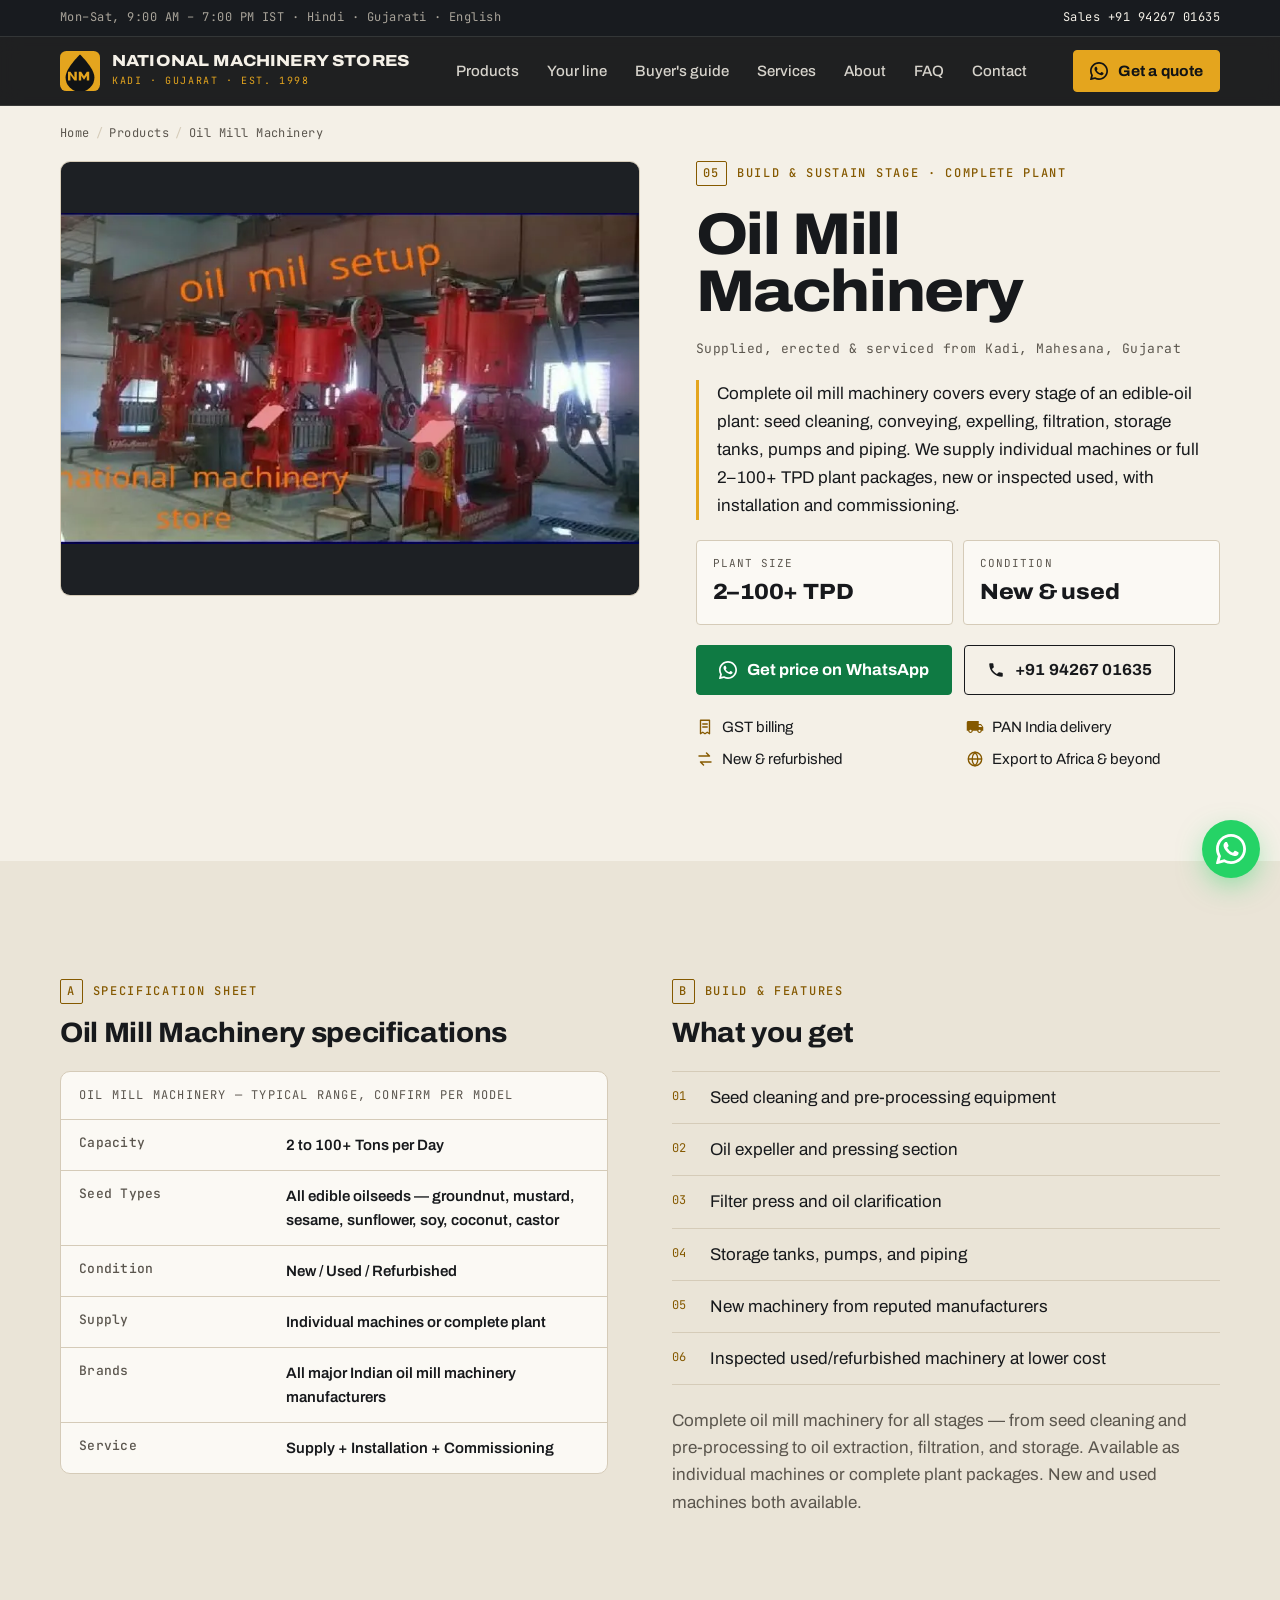
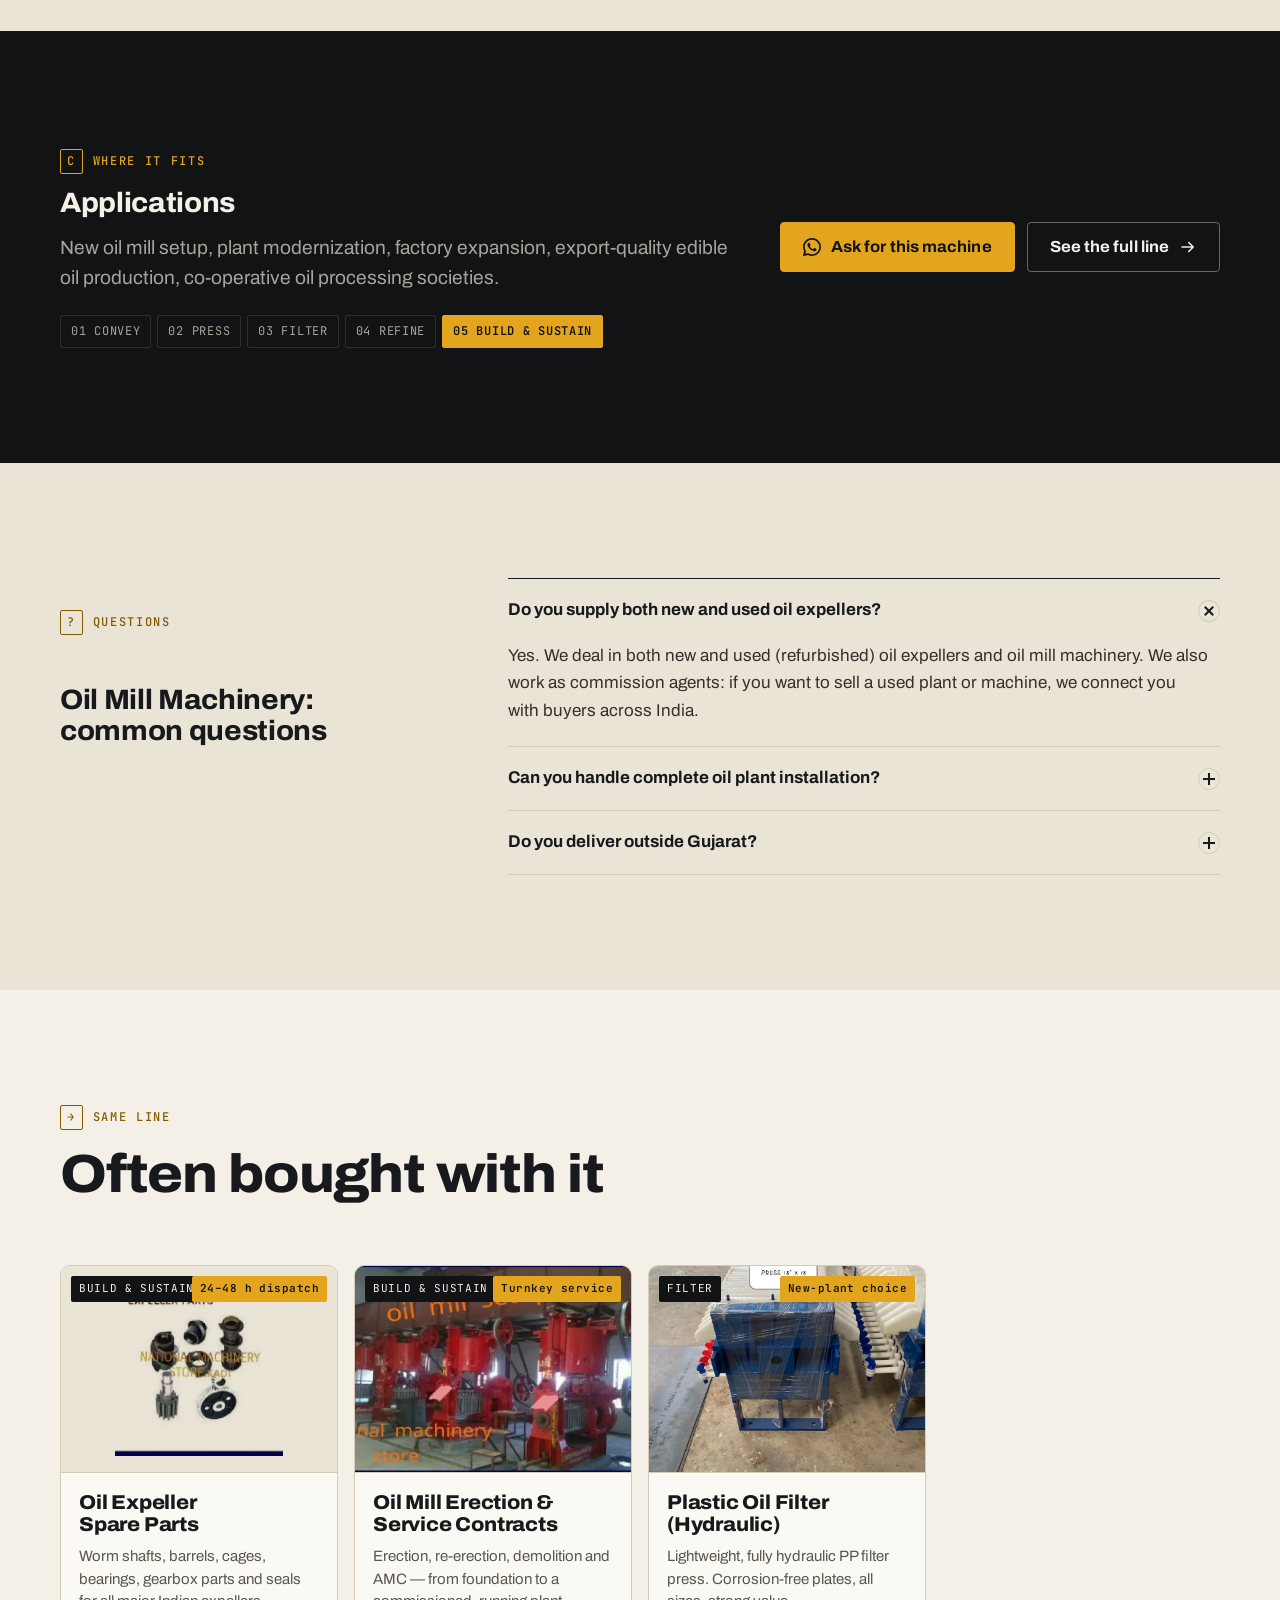
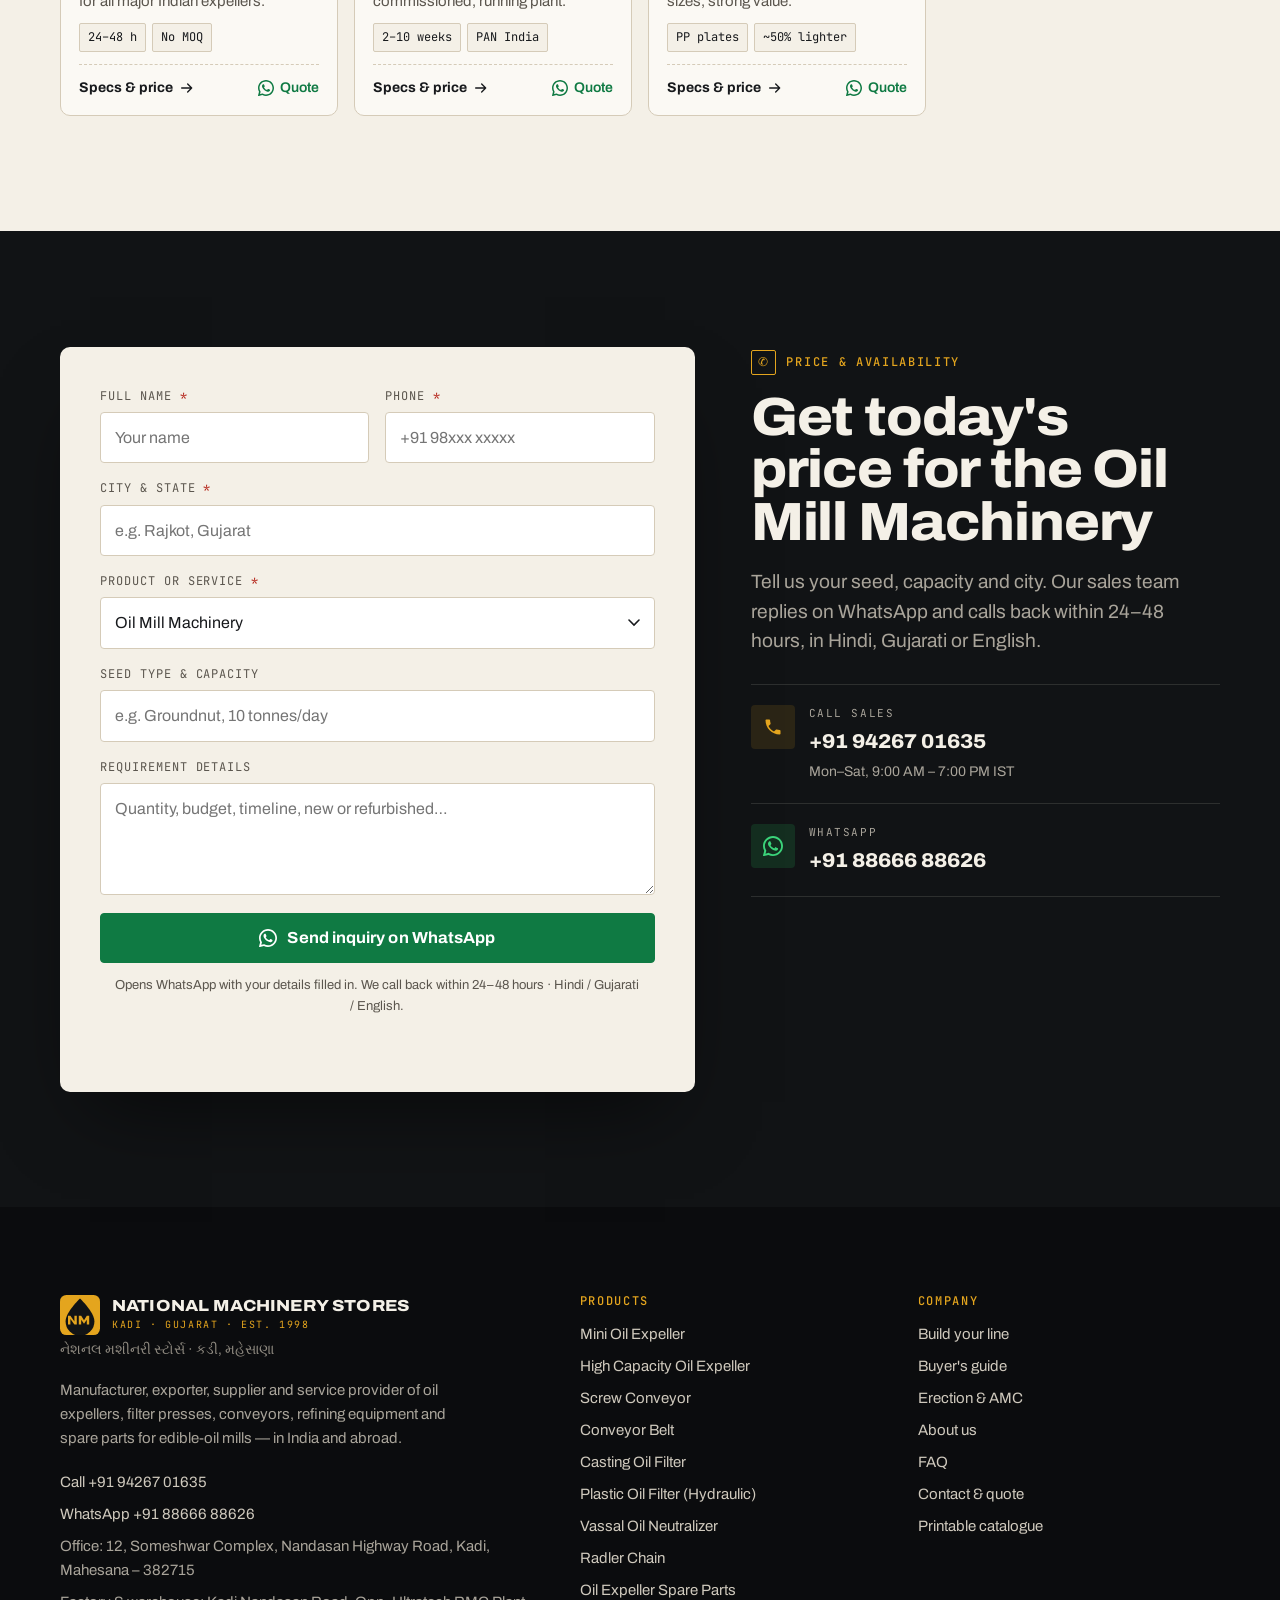
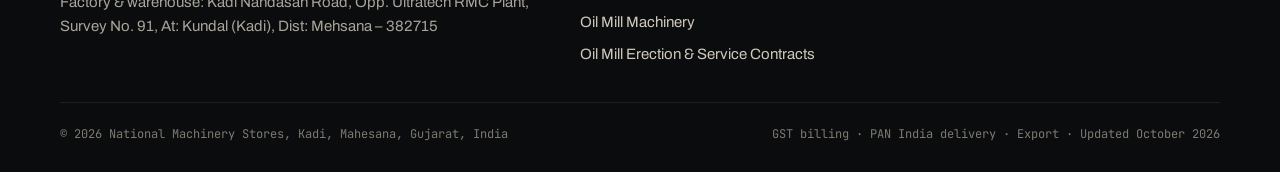
<file: products/oil-mill-machinery.html>
<!doctype html>
<html lang="en-IN" data-wa="918866688626">
<head>
<meta charset="utf-8">
<meta name="viewport" content="width=device-width, initial-scale=1">
<title>Complete Oil Mill Machinery (2–100+ TPD) | Kadi, Gujarat</title>
<meta name="description" content="Complete oil mill machinery for 2–100+ TPD plants: seed cleaning, expellers, filter presses, tanks, pumps and piping. New or inspected used, with installation.">
<link rel="canonical" href="https://nationalmachinerystores.com/products/oil-mill-machinery.html">
<meta name="robots" content="index, follow, max-image-preview:large">
<meta name="theme-color" content="#111315">
<meta property="og:site_name" content="National Machinery Stores">
<meta property="og:type" content="website">
<meta property="og:locale" content="en_IN">
<meta property="og:title" content="Complete Oil Mill Machinery (2–100+ TPD) | Kadi, Gujarat">
<meta property="og:description" content="Complete oil mill machinery for 2–100+ TPD plants: seed cleaning, expellers, filter presses, tanks, pumps and piping. New or inspected used, with installation.">
<meta property="og:url" content="https://nationalmachinerystores.com/products/oil-mill-machinery.html">
<meta property="og:image" content="https://nationalmachinerystores.com/images/og/oil-mill-machinery.jpg">
<meta property="og:image:width" content="1200">
<meta property="og:image:height" content="630">
<meta name="twitter:card" content="summary_large_image">
<meta name="twitter:title" content="Complete Oil Mill Machinery (2–100+ TPD) | Kadi, Gujarat">
<meta name="twitter:description" content="Complete oil mill machinery for 2–100+ TPD plants: seed cleaning, expellers, filter presses, tanks, pumps and piping. New or inspected used, with installation.">
<meta name="twitter:image" content="https://nationalmachinerystores.com/images/og/oil-mill-machinery.jpg">
<link rel="icon" href="../favicon.svg" type="image/svg+xml">
<link rel="icon" href="../images/brand/favicon-48.png" sizes="48x48" type="image/png">
<link rel="apple-touch-icon" href="../images/brand/apple-touch-icon.png">
<link rel="manifest" href="../site.webmanifest">
<link rel="preconnect" href="https://fonts.googleapis.com">
<link rel="preconnect" href="https://fonts.gstatic.com" crossorigin>
<link rel="stylesheet" href="https://fonts.googleapis.com/css2?family=Archivo:wdth,wght@62..125,100..900&amp;family=JetBrains+Mono:wght@400;500;600&amp;display=swap">
<link rel="stylesheet" href="../assets/css/site.css?v=cb66d561">
<link rel="preload" as="image" href="../images/products/oil-mill-machinery.webp" fetchpriority="high">
<script type="application/ld+json">{"@context":"https://schema.org","@graph":[{"@type":"Product","@id":"https://nationalmachinerystores.com/products/oil-mill-machinery.html#item","name":"Oil Mill Machinery","description":"Complete oil mill machinery covers every stage of an edible-oil plant: seed cleaning, conveying, expelling, filtration, storage tanks, pumps and piping. We supply individual machines or full 2–100+ TPD plant packages, new or inspected used, with installation and commissioning.","image":["https://nationalmachinerystores.com/images/products/oil-mill-machinery.webp"],"url":"https://nationalmachinerystores.com/products/oil-mill-machinery.html","category":"Oil mill machinery","additionalProperty":[{"@type":"PropertyValue","name":"Capacity","value":"2 to 100+ Tons per Day"},{"@type":"PropertyValue","name":"Seed Types","value":"All edible oilseeds — groundnut, mustard, sesame, sunflower, soy, coconut, castor"},{"@type":"PropertyValue","name":"Condition","value":"New / Used / Refurbished"},{"@type":"PropertyValue","name":"Supply","value":"Individual machines or complete plant"},{"@type":"PropertyValue","name":"Brands","value":"All major Indian oil mill machinery manufacturers"},{"@type":"PropertyValue","name":"Service","value":"Supply + Installation + Commissioning"}]},{"@type":"WebPage","@id":"https://nationalmachinerystores.com/products/oil-mill-machinery.html#webpage","url":"https://nationalmachinerystores.com/products/oil-mill-machinery.html","name":"Complete Oil Mill Machinery (2–100+ TPD) | Kadi, Gujarat","isPartOf":{"@id":"https://nationalmachinerystores.com/#website"},"about":{"@id":"https://nationalmachinerystores.com/products/oil-mill-machinery.html#item"},"dateModified":"2026-10-01","inLanguage":"en-IN","breadcrumb":{"@type":"BreadcrumbList","itemListElement":[{"@type":"ListItem","position":1,"name":"Home","item":"https://nationalmachinerystores.com/"},{"@type":"ListItem","position":2,"name":"Products","item":"https://nationalmachinerystores.com/#products"},{"@type":"ListItem","position":3,"name":"Oil Mill Machinery","item":"https://nationalmachinerystores.com/products/oil-mill-machinery.html"}]}},{"@type":"BreadcrumbList","itemListElement":[{"@type":"ListItem","position":1,"name":"Home","item":"https://nationalmachinerystores.com/"},{"@type":"ListItem","position":2,"name":"Products","item":"https://nationalmachinerystores.com/#products"},{"@type":"ListItem","position":3,"name":"Oil Mill Machinery","item":"https://nationalmachinerystores.com/products/oil-mill-machinery.html"}]},{"@type":"LocalBusiness","@id":"https://nationalmachinerystores.com/#business","name":"National Machinery Stores","url":"https://nationalmachinerystores.com/","telephone":"+919426701635"},{"@type":"FAQPage","@id":"https://nationalmachinerystores.com/products/oil-mill-machinery.html#faq","mainEntity":[{"@type":"Question","name":"Do you supply both new and used oil expellers?","acceptedAnswer":{"@type":"Answer","text":"Yes. We deal in both new and used (refurbished) oil expellers and oil mill machinery. We also work as commission agents: if you want to sell a used plant or machine, we connect you with buyers across India."}},{"@type":"Question","name":"Can you handle complete oil plant installation?","acceptedAnswer":{"@type":"Answer","text":"Yes. Our Oil Mill Erector, Demolition & Total Service Contract covers complete plant setup — civil guidance, machine installation, commissioning, operator training and ongoing Annual Maintenance Contracts (AMC). Typical projects take 2–10 weeks depending on plant size."}},{"@type":"Question","name":"Do you deliver outside Gujarat?","acceptedAnswer":{"@type":"Answer","text":"Yes. We supply clients in 18+ Indian states, including Rajasthan, Maharashtra, Madhya Pradesh, Uttar Pradesh, Punjab, Haryana, Karnataka, Andhra Pradesh and Odisha, and export to Africa and other international markets. Every order includes GST billing and transit-safe packaging."}}]}]}</script>
</head>
<body>
<svg xmlns="http://www.w3.org/2000/svg" style="display:none" aria-hidden="true">
<symbol id="i-phone" viewBox="0 0 24 24"><path fill="currentColor" d="M6.6 10.8c1.4 2.8 3.8 5.1 6.6 6.6l2.2-2.2c.3-.3.7-.4 1-.2 1.1.4 2.3.6 3.6.6.6 0 1 .4 1 1V20c0 .6-.4 1-1 1-9.4 0-17-7.6-17-17 0-.6.4-1 1-1h3.5c.6 0 1 .4 1 1 0 1.3.2 2.5.6 3.6.1.3 0 .7-.2 1L6.6 10.8z"/></symbol>
<symbol id="i-wa" viewBox="0 0 24 24"><path fill="currentColor" d="M17.47 14.38c-.3-.15-1.76-.87-2.03-.97-.27-.1-.47-.15-.67.15-.2.3-.77.97-.94 1.16-.17.2-.35.22-.64.07-.3-.15-1.26-.46-2.39-1.47-.88-.79-1.48-1.76-1.65-2.06-.17-.3-.02-.46.13-.6.13-.14.3-.35.45-.52.15-.17.2-.3.3-.5.1-.2.05-.37-.03-.52-.07-.15-.67-1.61-.92-2.2-.24-.58-.49-.5-.67-.51h-.57c-.2 0-.52.07-.8.37-.27.3-1.04 1.02-1.04 2.48 0 1.46 1.07 2.88 1.21 3.07.15.2 2.1 3.2 5.08 4.49.71.31 1.26.49 1.7.63.71.23 1.36.2 1.87.12.57-.09 1.76-.72 2-1.41.25-.7.25-1.29.17-1.41-.07-.13-.27-.2-.57-.35z"/><path fill="currentColor" d="M12 0C5.37 0 0 5.37 0 12c0 2.1.55 4.09 1.5 5.81L.06 23.18a.75.75 0 00.93.91l5.5-1.44A11.95 11.95 0 0012 24c6.63 0 12-5.37 12-12S18.63 0 12 0zm0 21.75c-1.8 0-3.5-.49-4.95-1.35l-.36-.21-3.67.96.97-3.58-.23-.37A9.72 9.72 0 012.25 12C2.25 6.59 6.59 2.25 12 2.25S21.75 6.59 21.75 12 17.41 21.75 12 21.75z"/></symbol>
<symbol id="i-arrow" viewBox="0 0 24 24"><path fill="none" stroke="currentColor" stroke-width="2" stroke-linecap="round" stroke-linejoin="round" d="M4 12h15M13 6l6 6-6 6"/></symbol>
<symbol id="i-check" viewBox="0 0 24 24"><path fill="none" stroke="currentColor" stroke-width="2.2" stroke-linecap="round" stroke-linejoin="round" d="M4.5 12.5l4.5 4.5L19.5 6.5"/></symbol>
<symbol id="i-pin" viewBox="0 0 24 24"><path fill="currentColor" d="M12 2C8.13 2 5 5.13 5 9c0 5.25 7 13 7 13s7-7.75 7-13c0-3.87-3.13-7-7-7zm0 9.5a2.5 2.5 0 110-5 2.5 2.5 0 010 5z"/></symbol>
<symbol id="i-clock" viewBox="0 0 24 24"><g fill="none" stroke="currentColor" stroke-width="1.9" stroke-linecap="round"><circle cx="12" cy="12" r="9"/><path d="M12 7v5l3.5 2"/></g></symbol>
<symbol id="i-truck" viewBox="0 0 24 24"><path fill="currentColor" d="M20 8h-3V4H3c-1.1 0-2 .9-2 2v11h2c0 1.66 1.34 3 3 3s3-1.34 3-3h6c0 1.66 1.34 3 3 3s3-1.34 3-3h2v-5l-3-4zM6 18.5a1.5 1.5 0 110-3 1.5 1.5 0 010 3zm13.5-9l1.96 2.5H17V9.5h2.5zM18 18.5a1.5 1.5 0 110-3 1.5 1.5 0 010 3z"/></symbol>
<symbol id="i-globe" viewBox="0 0 24 24"><g fill="none" stroke="currentColor" stroke-width="1.8"><circle cx="12" cy="12" r="9"/><path d="M3 12h18M12 3c2.5 2.6 3.8 5.6 3.8 9s-1.3 6.4-3.8 9c-2.5-2.6-3.8-5.6-3.8-9S9.5 5.6 12 3z"/></g></symbol>
<symbol id="i-receipt" viewBox="0 0 24 24"><g fill="none" stroke="currentColor" stroke-width="1.8" stroke-linejoin="round"><path d="M6 3h12v18l-3-2-3 2-3-2-3 2V3z"/><path d="M9 8h6M9 12h6" stroke-linecap="round"/></g></symbol>
<symbol id="i-wrench" viewBox="0 0 24 24"><path fill="none" stroke="currentColor" stroke-width="1.8" stroke-linejoin="round" d="M14.7 6.3a4 4 0 00-5.4 5.1L3.5 17.2a1.8 1.8 0 002.5 2.5l5.8-5.8a4 4 0 005.1-5.4l-2.5 2.5-2.2-.4-.4-2.2 2.9-2.1z"/></symbol>
<symbol id="i-gear" viewBox="0 0 24 24"><g fill="none" stroke="currentColor" stroke-width="1.8"><circle cx="12" cy="12" r="3.2"/><path stroke-linecap="round" d="M12 2.8v2.6M12 18.6v2.6M21.2 12h-2.6M5.4 12H2.8M18.5 5.5l-1.8 1.8M7.3 16.7l-1.8 1.8M18.5 18.5l-1.8-1.8M7.3 7.3L5.5 5.5"/><circle cx="12" cy="12" r="6.6"/></g></symbol>
<symbol id="i-swap" viewBox="0 0 24 24"><path fill="none" stroke="currentColor" stroke-width="1.9" stroke-linecap="round" stroke-linejoin="round" d="M4 8h14l-4-4M20 16H6l4 4"/></symbol>
<symbol id="i-hammer" viewBox="0 0 24 24"><path fill="none" stroke="currentColor" stroke-width="1.8" stroke-linejoin="round" d="M13 7l4 4M9.5 3.5l6 6-2.5 2.5-6-6zM11.5 10.5L4 18a1.4 1.4 0 002 2l7.5-7.5"/></symbol>
<symbol id="i-bolt" viewBox="0 0 24 24"><path fill="currentColor" d="M13 2L4 14h6l-1 8 9-12h-6l1-8z"/></symbol>
<symbol id="i-menu" viewBox="0 0 24 24"><path fill="none" stroke="currentColor" stroke-width="2" stroke-linecap="round" d="M4 7h16M4 12h16M4 17h10"/></symbol>
<symbol id="i-close" viewBox="0 0 24 24"><path fill="none" stroke="currentColor" stroke-width="2" stroke-linecap="round" d="M6 6l12 12M18 6L6 18"/></symbol>
<symbol id="i-star" viewBox="0 0 24 24"><path fill="currentColor" d="M12 2l3.09 6.26L22 9.27l-5 4.87 1.18 6.88L12 17.77l-6.18 3.25L7 14.14 2 9.27l6.91-1.01L12 2z"/></symbol>
</svg>
<a class="skip" href="#main">Skip to content</a>
<div class="util">
  <div class="wrap">
    <span>Mon–Sat, 9:00 AM – 7:00 PM IST<span class="util-langs"> · Hindi · Gujarati · English</span></span>
    <a href="tel:+919426701635">Sales +91 94267 01635</a>
  </div>
</div>
<header class="header">
  <div class="wrap">
    <a class="brand" href="../" aria-label="National Machinery Stores — home">
      <svg viewBox="0 0 100 100" xmlns="http://www.w3.org/2000/svg" role="img" aria-label="National Machinery Stores logo"><rect width="100" height="100" rx="16" fill="#E4A51E"/><path d="M50 9C50 9 14 43 14 66a36 36 0 0072 0C86 43 50 9 50 9z" fill="#111315"/><polygon points="20,52 26,52 36,66 36,52 42,52 42,74 36,74 26,60 26,74 20,74" fill="#E4A51E"/><polygon points="47,52 53,52 60,63 67,52 73,52 73,74 67,74 67,62 60,72 53,62 53,74 47,74" fill="#E4A51E"/></svg>
      <span><span class="brand-name">National Machinery Stores</span><span class="brand-sub">Kadi · Gujarat · Est. 1998</span></span>
    </a>
    <nav class="nav" aria-label="Primary"><a href="../#products">Products</a><a href="../#line">Your line</a><a href="../#guide">Buyer&#x27;s guide</a><a href="../#services">Services</a><a href="../#about">About</a><a href="../#faq">FAQ</a><a href="../#contact">Contact</a></nav>
    <a class="btn btn--sm header-cta" href="https://wa.me/918866688626?text=Hello%20National%20Machinery%20Stores%2C%20I%20need%20a%20quote." target="_blank" rel="noopener"><svg aria-hidden="true" focusable="false"><use href="#i-wa"/></svg>Get a quote</a>
    <button class="menu-btn" type="button" data-open-drawer aria-controls="drawer" aria-expanded="false" aria-label="Open menu"><svg aria-hidden="true" focusable="false"><use href="#i-menu"/></svg></button>
  </div>
</header>
<div class="drawer" id="drawer" aria-hidden="true" role="dialog" aria-label="Menu">
  <div class="drawer-top">
    <span class="brand-sub">Menu</span>
    <button class="menu-btn" type="button" data-close-drawer aria-label="Close menu"><svg aria-hidden="true" focusable="false"><use href="#i-close"/></svg></button>
  </div>
  <nav aria-label="Mobile"><a href="../#products">Products</a><a href="../#line">Your line</a><a href="../#guide">Buyer&#x27;s guide</a><a href="../#services">Services</a><a href="../#about">About</a><a href="../#faq">FAQ</a><a href="../#contact">Contact</a></nav>
  <div class="btn-row">
    <a class="btn" href="tel:+919426701635"><svg aria-hidden="true" focusable="false"><use href="#i-phone"/></svg>Call</a>
    <a class="btn btn--wa" href="https://wa.me/918866688626?text=Hello%20National%20Machinery%20Stores%2C%20I%20need%20a%20quote." target="_blank" rel="noopener"><svg aria-hidden="true" focusable="false"><use href="#i-wa"/></svg>WhatsApp</a>
  </div>
</div>
<main id="main">
  <div class="wrap">
    <nav class="crumbs" aria-label="Breadcrumb"><ol><li><a href="../">Home</a></li><li><a href="../#products">Products</a></li><li aria-current="page">Oil Mill Machinery</li></ol></nav>
    <div class="p-hero">
      <div class="gallery">
        <div class="gallery-main fit-cover"><img data-gallery-main src="../images/products/oil-mill-machinery.webp" alt="Oil mill setup with a row of red oil expellers installed by National Machinery Stores" width="800" height="458" fetchpriority="high" decoding="async"></div>
        
      </div>
      <div class="p-info">
        <span class="eyebrow"><span class="idx">05</span> Build &amp; sustain stage · Complete plant</span>
        <h1>Oil Mill Machinery</h1>
        <p class="sub">Supplied, erected &amp; serviced from Kadi, Mahesana, Gujarat</p>
        <p class="answer">Complete oil mill machinery covers every stage of an edible-oil plant: seed cleaning, conveying, expelling, filtration, storage tanks, pumps and piping. We supply individual machines or full 2–100+ TPD plant packages, new or inspected used, with installation and commissioning.</p>
        <dl class="keyspecs"><div><dt>Plant size</dt><dd>2–100+ TPD</dd></div><div><dt>Condition</dt><dd>New &amp; used</dd></div></dl>
        <div class="btn-row">
          <a class="btn btn--wa" href="https://wa.me/918866688626?text=Hello%20National%20Machinery%20Stores%2C%20I%20need%20price%20and%20availability%20for%3A%20Oil%20Mill%20Machinery." target="_blank" rel="noopener"><svg aria-hidden="true" focusable="false"><use href="#i-wa"/></svg>Get price on WhatsApp</a>
          <a class="btn btn--line" href="tel:+919426701635"><svg aria-hidden="true" focusable="false"><use href="#i-phone"/></svg>+91 94267 01635</a>
        </div>
        <ul class="assure">
          <li><svg aria-hidden="true" focusable="false"><use href="#i-receipt"/></svg>GST billing</li>
          <li><svg aria-hidden="true" focusable="false"><use href="#i-truck"/></svg>PAN India delivery</li>
          <li><svg aria-hidden="true" focusable="false"><use href="#i-swap"/></svg>New &amp; refurbished</li>
          <li><svg aria-hidden="true" focusable="false"><use href="#i-globe"/></svg>Export to Africa &amp; beyond</li>
        </ul>
      </div>
    </div>
  </div>

  <section class="section on-paper-2" aria-labelledby="spec-h">
    <div class="wrap p-body">
      <div>
        <span class="eyebrow"><span class="idx">A</span> Specification sheet</span>
        <h2 class="h-sub" id="spec-h" style="margin:14px 0 22px">Oil Mill Machinery specifications</h2>
        <div class="table-wrap"><table class="spec spec--kv"><caption>Oil Mill Machinery — typical range, confirm per model</caption><tbody><tr><th scope="row">Capacity</th><td>2 to 100+ Tons per Day</td></tr><tr><th scope="row">Seed Types</th><td>All edible oilseeds — groundnut, mustard, sesame, sunflower, soy, coconut, castor</td></tr><tr><th scope="row">Condition</th><td>New / Used / Refurbished</td></tr><tr><th scope="row">Supply</th><td>Individual machines or complete plant</td></tr><tr><th scope="row">Brands</th><td>All major Indian oil mill machinery manufacturers</td></tr><tr><th scope="row">Service</th><td>Supply + Installation + Commissioning</td></tr></tbody></table></div>
      </div>
      <div>
        <span class="eyebrow"><span class="idx">B</span> Build &amp; features</span>
        <h2 class="h-sub" style="margin:14px 0 22px">What you get</h2>
        <ul class="features"><li><span>01</span>Seed cleaning and pre-processing equipment</li><li><span>02</span>Oil expeller and pressing section</li><li><span>03</span>Filter press and oil clarification</li><li><span>04</span>Storage tanks, pumps, and piping</li><li><span>05</span>New machinery from reputed manufacturers</li><li><span>06</span>Inspected used/refurbished machinery at lower cost</li></ul>
        <p class="muted" style="margin-top:22px">Complete oil mill machinery for all stages — from seed cleaning and pre-processing to oil extraction, filtration, and storage. Available as individual machines or complete plant packages. New and used machines both available.</p>
      </div>
    </div>
  </section>

  <section class="section on-ink" aria-labelledby="app-h">
    <div class="wrap">
      <div class="cta-band">
        <div>
          <span class="eyebrow"><span class="idx">C</span> Where it fits</span>
          <h2 class="h-sub" id="app-h" style="margin:14px 0 14px">Applications</h2>
          <p class="lede">New oil mill setup, plant modernization, factory expansion, export-quality edible oil production, co-operative oil processing societies.</p>
          <ul class="mini-line" style="margin-top:22px" aria-label="Oil mill line stages"><li class="">01 Convey</li><li class="">02 Press</li><li class="">03 Filter</li><li class="">04 Refine</li><li class="is-here">05 Build &amp; sustain</li></ul>
        </div>
        <div class="btn-row">
          <a class="btn" href="https://wa.me/918866688626?text=Hello%20National%20Machinery%20Stores%2C%20I%20need%20price%20and%20availability%20for%3A%20Oil%20Mill%20Machinery." target="_blank" rel="noopener"><svg aria-hidden="true" focusable="false"><use href="#i-wa"/></svg>Ask for this machine</a>
          <a class="btn btn--ghost" href="../#line">See the full line <svg aria-hidden="true" focusable="false"><use href="#i-arrow"/></svg></a>
        </div>
      </div>
    </div>
  </section>

  <section class="section on-paper-2" aria-labelledby="pf-h">
  <div class="wrap faq">
    <div class="section-head"><span class="eyebrow"><span class="idx">?</span> Questions</span><h2 class="h-sub" id="pf-h">Oil Mill Machinery: common questions</h2></div>
    <div class="faq-list"><details open><summary>Do you supply both new and used oil expellers?</summary><div><p>Yes. We deal in both new and used (refurbished) oil expellers and oil mill machinery. We also work as commission agents: if you want to sell a used plant or machine, we connect you with buyers across India.</p></div></details>
<details><summary>Can you handle complete oil plant installation?</summary><div><p>Yes. Our Oil Mill Erector, Demolition &amp; Total Service Contract covers complete plant setup — civil guidance, machine installation, commissioning, operator training and ongoing Annual Maintenance Contracts (AMC). Typical projects take 2–10 weeks depending on plant size.</p></div></details>
<details><summary>Do you deliver outside Gujarat?</summary><div><p>Yes. We supply clients in 18+ Indian states, including Rajasthan, Maharashtra, Madhya Pradesh, Uttar Pradesh, Punjab, Haryana, Karnataka, Andhra Pradesh and Odisha, and export to Africa and other international markets. Every order includes GST billing and transit-safe packaging.</p></div></details></div>
  </div>
</section>

  <section class="section" aria-labelledby="rel-h">
    <div class="wrap">
      <div class="section-head"><span class="eyebrow"><span class="idx">→</span> Same line</span><h2 class="h-section" id="rel-h">Often bought with it</h2></div>
      <div class="grid-cards"><article class="card rv" data-stage="sustain">
  <div class="card-media fit-contain">
    <span class="card-tag">Build &amp; sustain</span><span class="card-badge">24–48 h dispatch</span>
    <img src="../images/products/oil-expeller-spare-parts.webp" alt="Oil expeller spare parts: worm shaft, gear, bearing housing and coupling" width="369" height="384" loading="lazy" decoding="async">
  </div>
  <div class="card-body">
    <h3><a href="../products/oil-expeller-spare-parts.html">Oil Expeller Spare Parts</a></h3>
    <p>Worm shafts, barrels, cages, bearings, gearbox parts and seals for all major Indian expellers.</p>
    <div class="specs-inline"><span class="spec-pill">24–48 h</span><span class="spec-pill">No MOQ</span></div>
    <div class="card-foot"><span class="card-cta">Specs &amp; price <svg aria-hidden="true" focusable="false"><use href="#i-arrow"/></svg></span><a class="wa-mini" href="https://wa.me/918866688626?text=Hello%20National%20Machinery%20Stores%2C%20I%20need%20price%20and%20availability%20for%3A%20Oil%20Expeller%20Spare%20Parts." target="_blank" rel="noopener"><svg aria-hidden="true" focusable="false"><use href="#i-wa"/></svg>Quote</a></div>
  </div>
</article><article class="card rv" data-stage="sustain">
  <div class="card-media fit-cover">
    <span class="card-tag">Build &amp; sustain</span><span class="card-badge">Turnkey service</span>
    <img src="../images/products/oil-mill-machinery.webp" alt="Commissioned oil mill line with red expellers after erection by National Machinery Stores" width="800" height="458" loading="lazy" decoding="async">
  </div>
  <div class="card-body">
    <h3><a href="../products/oil-mill-erection-service.html">Oil Mill Erection &amp; Service Contracts</a></h3>
    <p>Erection, re-erection, demolition and AMC — from foundation to a commissioned, running plant.</p>
    <div class="specs-inline"><span class="spec-pill">2–10 weeks</span><span class="spec-pill">PAN India</span></div>
    <div class="card-foot"><span class="card-cta">Specs &amp; price <svg aria-hidden="true" focusable="false"><use href="#i-arrow"/></svg></span><a class="wa-mini" href="https://wa.me/918866688626?text=Hello%20National%20Machinery%20Stores%2C%20I%20need%20price%20and%20availability%20for%3A%20Oil%20Mill%20Erection%20%26%20Service%20Contracts." target="_blank" rel="noopener"><svg aria-hidden="true" focusable="false"><use href="#i-wa"/></svg>Quote</a></div>
  </div>
</article><article class="card rv" data-stage="filter">
  <div class="card-media fit-cover">
    <span class="card-tag">Filter</span><span class="card-badge">New-plant choice</span>
    <img src="../images/products/plastic-oil-filter-1.webp" alt="Hydraulic plastic oil filter press with white PP plates on a blue frame" width="900" height="1200" loading="lazy" decoding="async">
  </div>
  <div class="card-body">
    <h3><a href="../products/plastic-oil-filter-hydraulic.html">Plastic Oil Filter (Hydraulic)</a></h3>
    <p>Lightweight, fully hydraulic PP filter press. Corrosion-free plates, all sizes, strong value.</p>
    <div class="specs-inline"><span class="spec-pill">PP plates</span><span class="spec-pill">~50% lighter</span></div>
    <div class="card-foot"><span class="card-cta">Specs &amp; price <svg aria-hidden="true" focusable="false"><use href="#i-arrow"/></svg></span><a class="wa-mini" href="https://wa.me/918866688626?text=Hello%20National%20Machinery%20Stores%2C%20I%20need%20price%20and%20availability%20for%3A%20Plastic%20Oil%20Filter%20%28Hydraulic%29." target="_blank" rel="noopener"><svg aria-hidden="true" focusable="false"><use href="#i-wa"/></svg>Quote</a></div>
  </div>
</article></div>
    </div>
  </section>

  <section class="section on-ink" id="contact" aria-labelledby="pc-h">
    <div class="wrap contact">
      <form class="form-card" data-wa-form novalidate>
        <div class="form-grid">
          <div class="field"><label for="f-name">Full name <span class="req">*</span></label><input class="input" id="f-name" name="name" autocomplete="name" required placeholder="Your name"></div>
          <div class="field"><label for="f-phone">Phone <span class="req">*</span></label><input class="input" id="f-phone" name="phone" type="tel" autocomplete="tel" inputmode="tel" required placeholder="+91 98xxx xxxxx"></div>
          <div class="field full"><label for="f-city">City &amp; state <span class="req">*</span></label><input class="input" id="f-city" name="city" autocomplete="address-level2" required placeholder="e.g. Rajkot, Gujarat"></div>
          <div class="field full"><label for="f-product">Product or service <span class="req">*</span></label><select class="input" id="f-product" name="product" required><option value="">Select product or service</option>
<option>Mini Oil Expeller</option>
<option>High Capacity Oil Expeller</option>
<option>Screw Conveyor</option>
<option>Conveyor Belt</option>
<option>Casting Oil Filter</option>
<option>Plastic Oil Filter (Hydraulic)</option>
<option>Vassal Oil Neutralizer</option>
<option>Radler Chain</option>
<option>Oil Expeller Spare Parts</option>
<option selected>Oil Mill Machinery</option>
<option>Oil Mill Erection &amp; Service Contracts</option>
<option>Complete oil mill plant (turnkey)</option>
<option>Used / refurbished machinery</option>
<option>Sell my machinery (commission agent)</option>
<option>AMC — Annual Maintenance Contract</option>
<option value="Other">Other — please specify</option></select></div>
          <div class="field full" data-other hidden><label for="f-other">What are you looking for?</label><input class="input" id="f-other" name="other" placeholder="Describe the machine or part"></div>
          <div class="field full"><label for="f-capacity">Seed type &amp; capacity</label><input class="input" id="f-capacity" name="capacity" placeholder="e.g. Groundnut, 10 tonnes/day"></div>
          <div class="field full"><label for="f-message">Requirement details</label><textarea class="input" id="f-message" name="message" rows="3" placeholder="Quantity, budget, timeline, new or refurbished…"></textarea></div>
        </div>
        <button class="btn btn--wa btn--block" type="submit" style="margin-top:18px"><svg aria-hidden="true" focusable="false"><use href="#i-wa"/></svg>Send inquiry on WhatsApp</button>
        <p class="form-note">Opens WhatsApp with your details filled in. We call back within 24–48 hours · Hindi / Gujarati / English.</p>
        <p class="form-status" role="status" aria-live="polite"></p>
      </form>
      <div>
        <span class="eyebrow"><span class="idx">✆</span> Price &amp; availability</span>
        <h2 class="h-section" id="pc-h" style="margin:16px 0 18px">Get today's price for the Oil Mill Machinery</h2>
        <p class="lede">Tell us your seed, capacity and city. Our sales team replies on WhatsApp and calls back within 24–48 hours, in Hindi, Gujarati or English.</p>
        <div class="channels" style="margin-top:28px">
          <div class="channel"><span class="ic"><svg aria-hidden="true" focusable="false"><use href="#i-phone"/></svg></span><div><div class="k">Call sales</div><a class="v" href="tel:+919426701635">+91 94267 01635</a><div class="sm">Mon–Sat, 9:00 AM – 7:00 PM IST</div></div></div>
          <div class="channel"><span class="ic wa"><svg aria-hidden="true" focusable="false"><use href="#i-wa"/></svg></span><div><div class="k">WhatsApp</div><a class="v" href="https://wa.me/918866688626" target="_blank" rel="noopener">+91 88666 88626</a></div></div>
        </div>
      </div>
    </div>
  </section>
</main>
<footer class="footer">
  <div class="wrap">
    <div class="footer-grid">
      <div>
        <a class="brand" href="../"><svg viewBox="0 0 100 100" xmlns="http://www.w3.org/2000/svg" role="img" aria-label="National Machinery Stores logo"><rect width="100" height="100" rx="16" fill="#E4A51E"/><path d="M50 9C50 9 14 43 14 66a36 36 0 0072 0C86 43 50 9 50 9z" fill="#111315"/><polygon points="20,52 26,52 36,66 36,52 42,52 42,74 36,74 26,60 26,74 20,74" fill="#E4A51E"/><polygon points="47,52 53,52 60,63 67,52 73,52 73,74 67,74 67,62 60,72 53,62 53,74 47,74" fill="#E4A51E"/></svg><span><span class="brand-name" style="color:#F4F0E7">National Machinery Stores</span><span class="brand-sub">Kadi · Gujarat · Est. 1998</span></span></a>
        <p class="footer-gu" lang="gu">નેશનલ મશીનરી સ્ટોર્સ · કડી, મહેસાણા</p>
        <p class="about-txt">Manufacturer, exporter, supplier and service provider of oil expellers, filter presses, conveyors, refining equipment and spare parts for edible-oil mills — in India and abroad.</p>
        <ul>
          <li><a href="tel:+919426701635">Call +91 94267 01635</a></li>
          <li><a href="https://wa.me/918866688626" target="_blank" rel="noopener">WhatsApp +91 88666 88626</a></li>
          <li>Office: 12, Someshwar Complex, Nandasan Highway Road, Kadi, Mahesana – 382715</li>
          <li>Factory &amp; warehouse: Kadi Nandasan Road, Opp. Ultratech RMC Plant, Survey No. 91, At: Kundal (Kadi), Dist: Mehsana – 382715</li>
        </ul>
      </div>
      <div>
        <h2>Products</h2>
        <ul><li><a href="../products/mini-oil-expeller.html">Mini Oil Expeller</a></li><li><a href="../products/high-capacity-oil-expeller.html">High Capacity Oil Expeller</a></li><li><a href="../products/screw-conveyor.html">Screw Conveyor</a></li><li><a href="../products/conveyor-belt.html">Conveyor Belt</a></li><li><a href="../products/casting-oil-filter.html">Casting Oil Filter</a></li><li><a href="../products/plastic-oil-filter-hydraulic.html">Plastic Oil Filter (Hydraulic)</a></li><li><a href="../products/vassal-oil-neutralizer.html">Vassal Oil Neutralizer</a></li><li><a href="../products/radler-chain.html">Radler Chain</a></li><li><a href="../products/oil-expeller-spare-parts.html">Oil Expeller Spare Parts</a></li><li><a href="../products/oil-mill-machinery.html">Oil Mill Machinery</a></li><li><a href="../products/oil-mill-erection-service.html">Oil Mill Erection &amp; Service Contracts</a></li></ul>
      </div>
      <div>
        <h2>Company</h2>
        <ul>
          <li><a href="../#line">Build your line</a></li>
          <li><a href="../#guide">Buyer's guide</a></li>
          <li><a href="../#services">Erection &amp; AMC</a></li>
          <li><a href="../#about">About us</a></li>
          <li><a href="../#faq">FAQ</a></li>
          <li><a href="../#contact">Contact &amp; quote</a></li>
          <li><a href="../catalogue.html">Printable catalogue</a></li>
        </ul>
      </div>
    </div>
    <div class="footer-base">
      <span>© <span data-year>2026</span> National Machinery Stores, Kadi, Mahesana, Gujarat, India</span>
      <span>GST billing · PAN India delivery · Export · Updated October 2026</span>
    </div>
  </div>
</footer>
<a class="fab-wa" href="https://wa.me/918866688626?text=Hello%20National%20Machinery%20Stores%2C%20I%20need%20price%20and%20availability%20for%3A%20Oil%20Mill%20Machinery." target="_blank" rel="noopener" aria-label="Chat on WhatsApp"><svg aria-hidden="true" focusable="false"><use href="#i-wa"/></svg></a>
<div class="actionbar" role="navigation" aria-label="Quick contact">
  <a class="btn btn--sm" href="tel:+919426701635"><svg aria-hidden="true" focusable="false"><use href="#i-phone"/></svg>Call now</a>
  <a class="btn btn--sm btn--wa" href="https://wa.me/918866688626?text=Hello%20National%20Machinery%20Stores%2C%20I%20need%20price%20and%20availability%20for%3A%20Oil%20Mill%20Machinery." target="_blank" rel="noopener"><svg aria-hidden="true" focusable="false"><use href="#i-wa"/></svg>WhatsApp</a>
</div>
<script src="../assets/js/site.js?v=c3ecb298" defer></script>
</body>
</html>
</file>
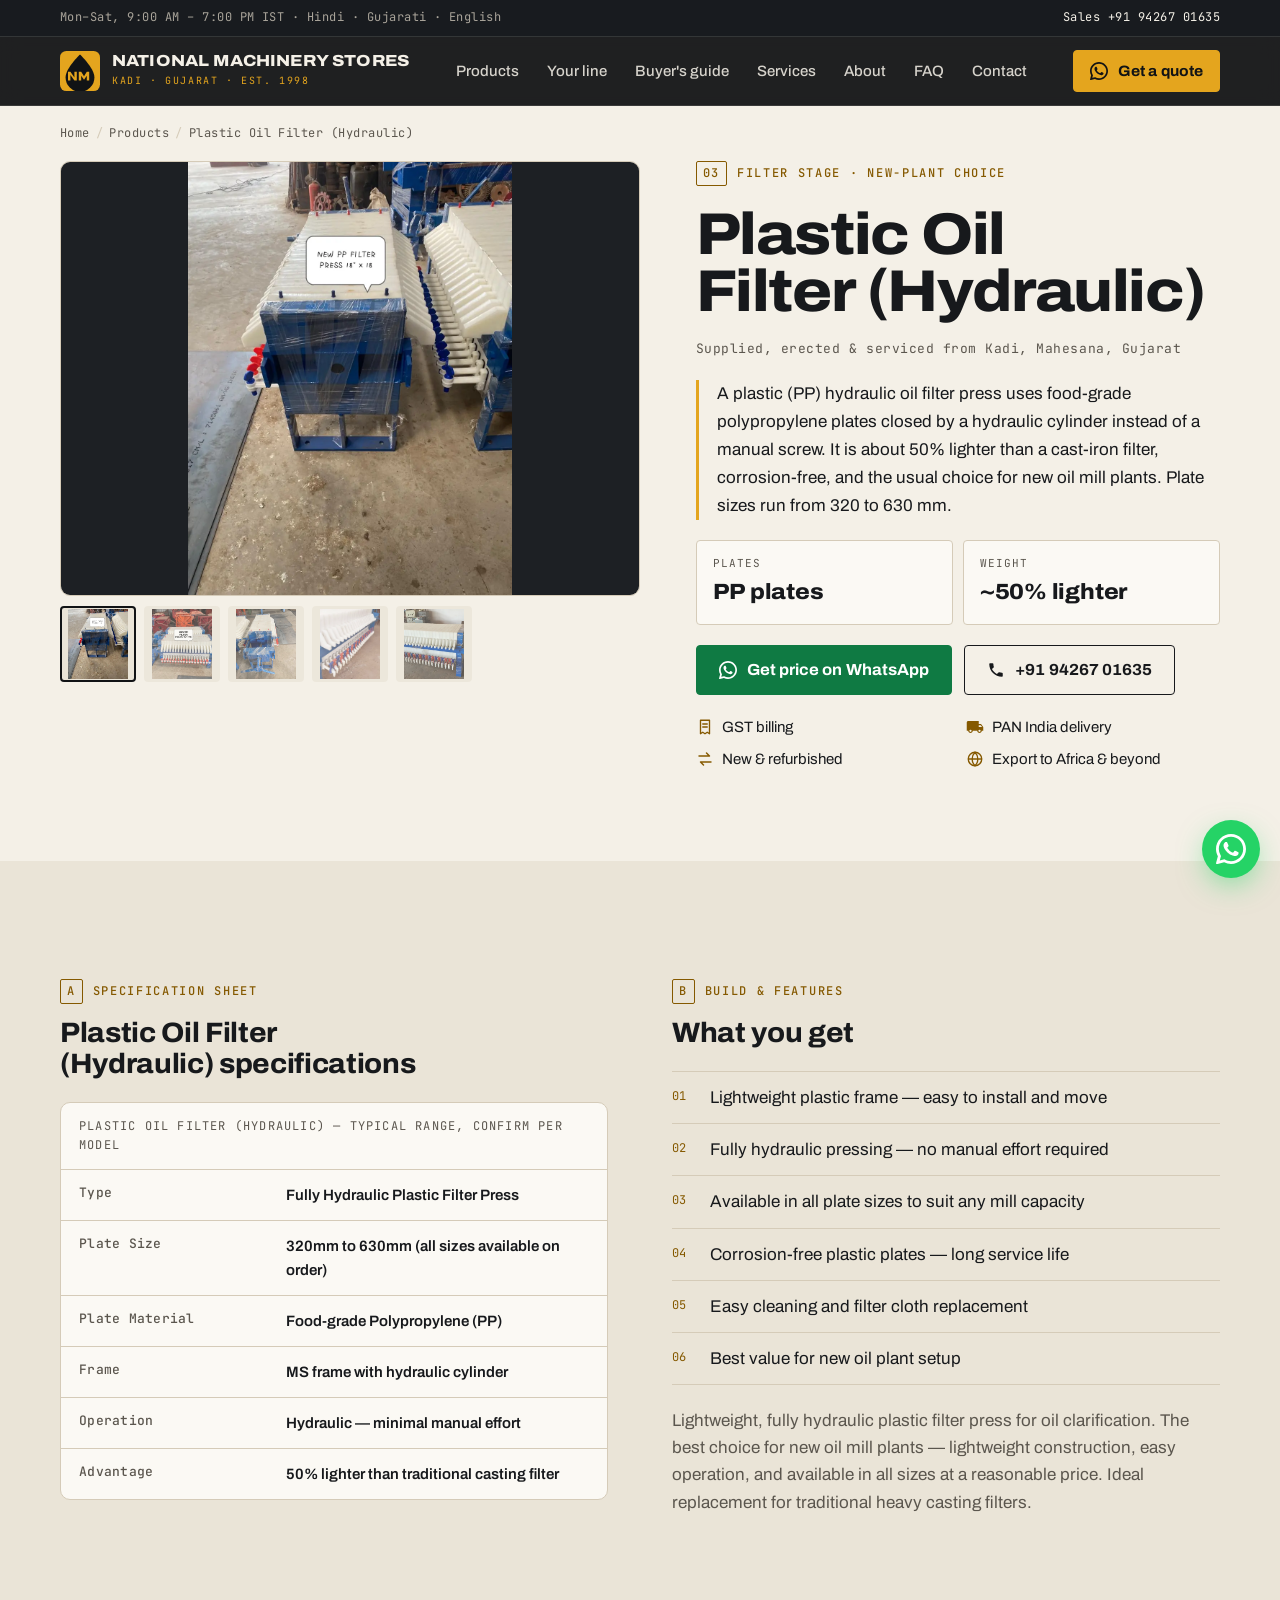
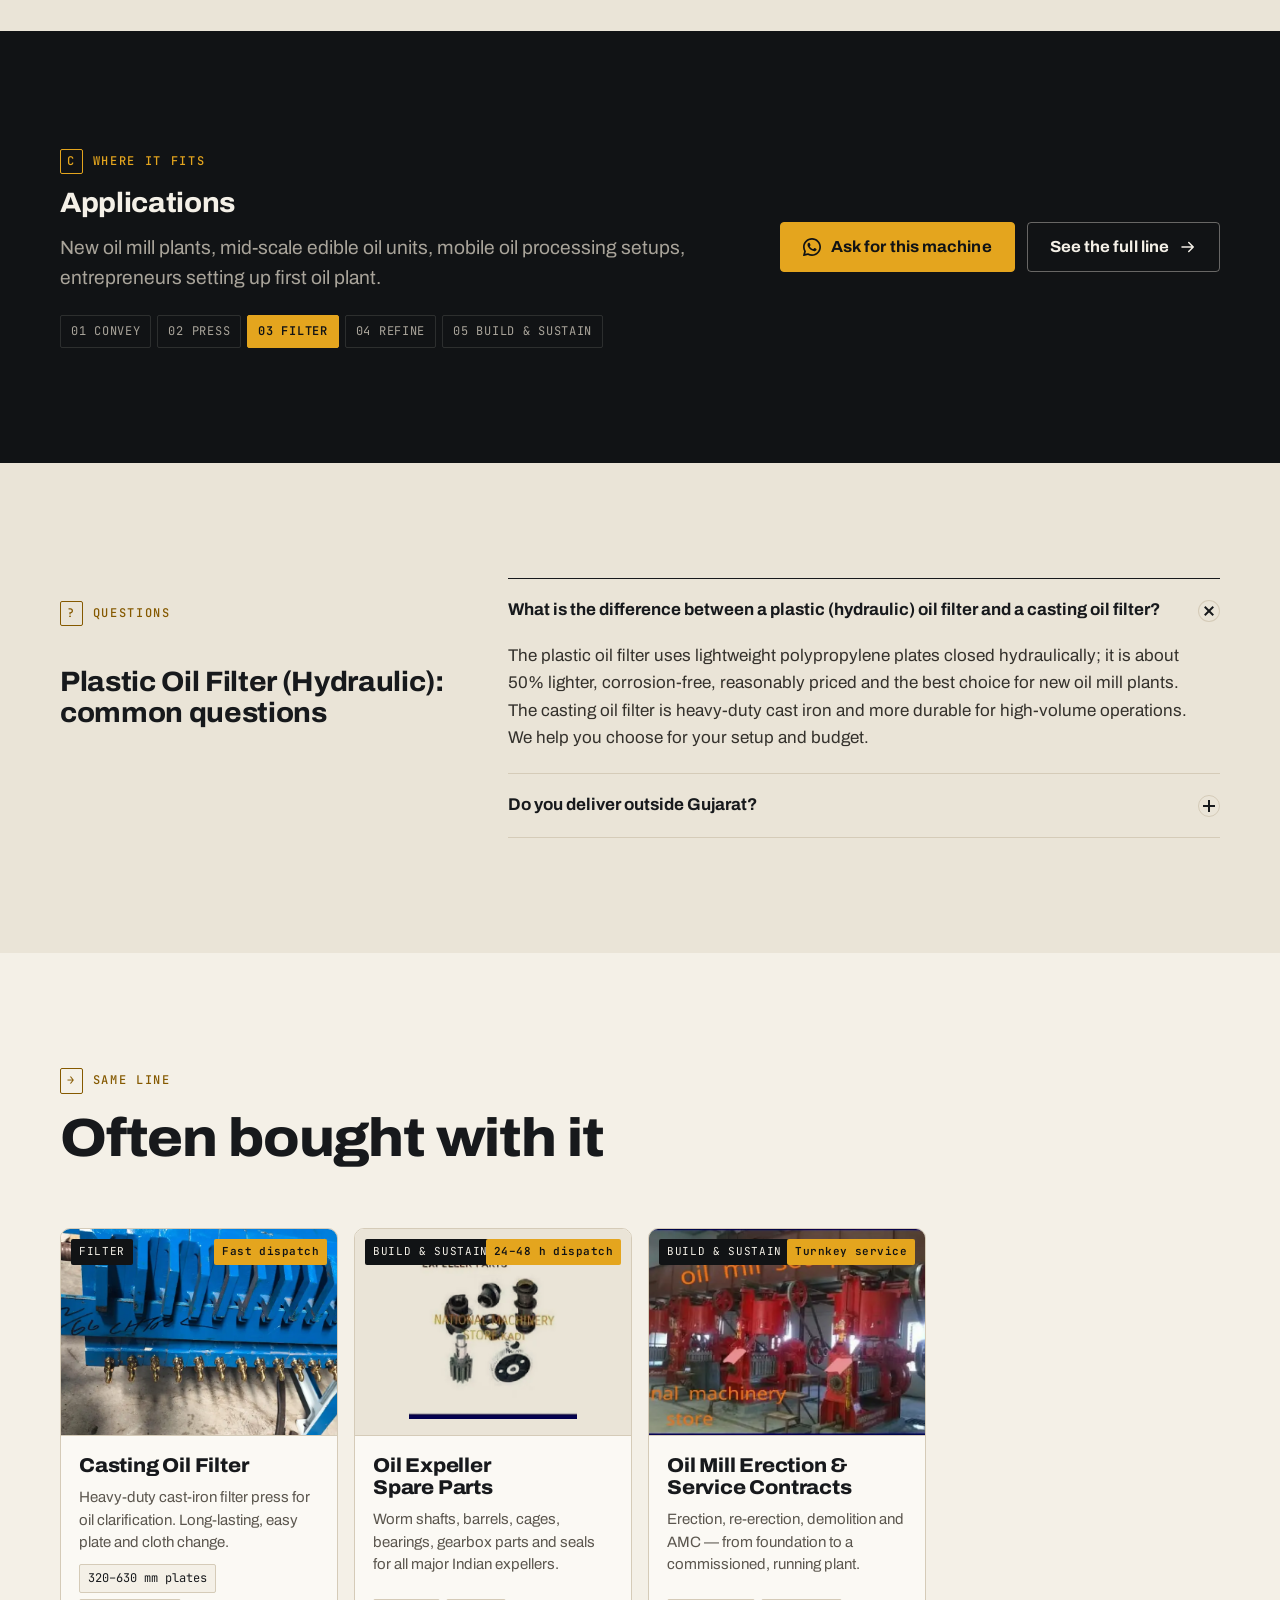
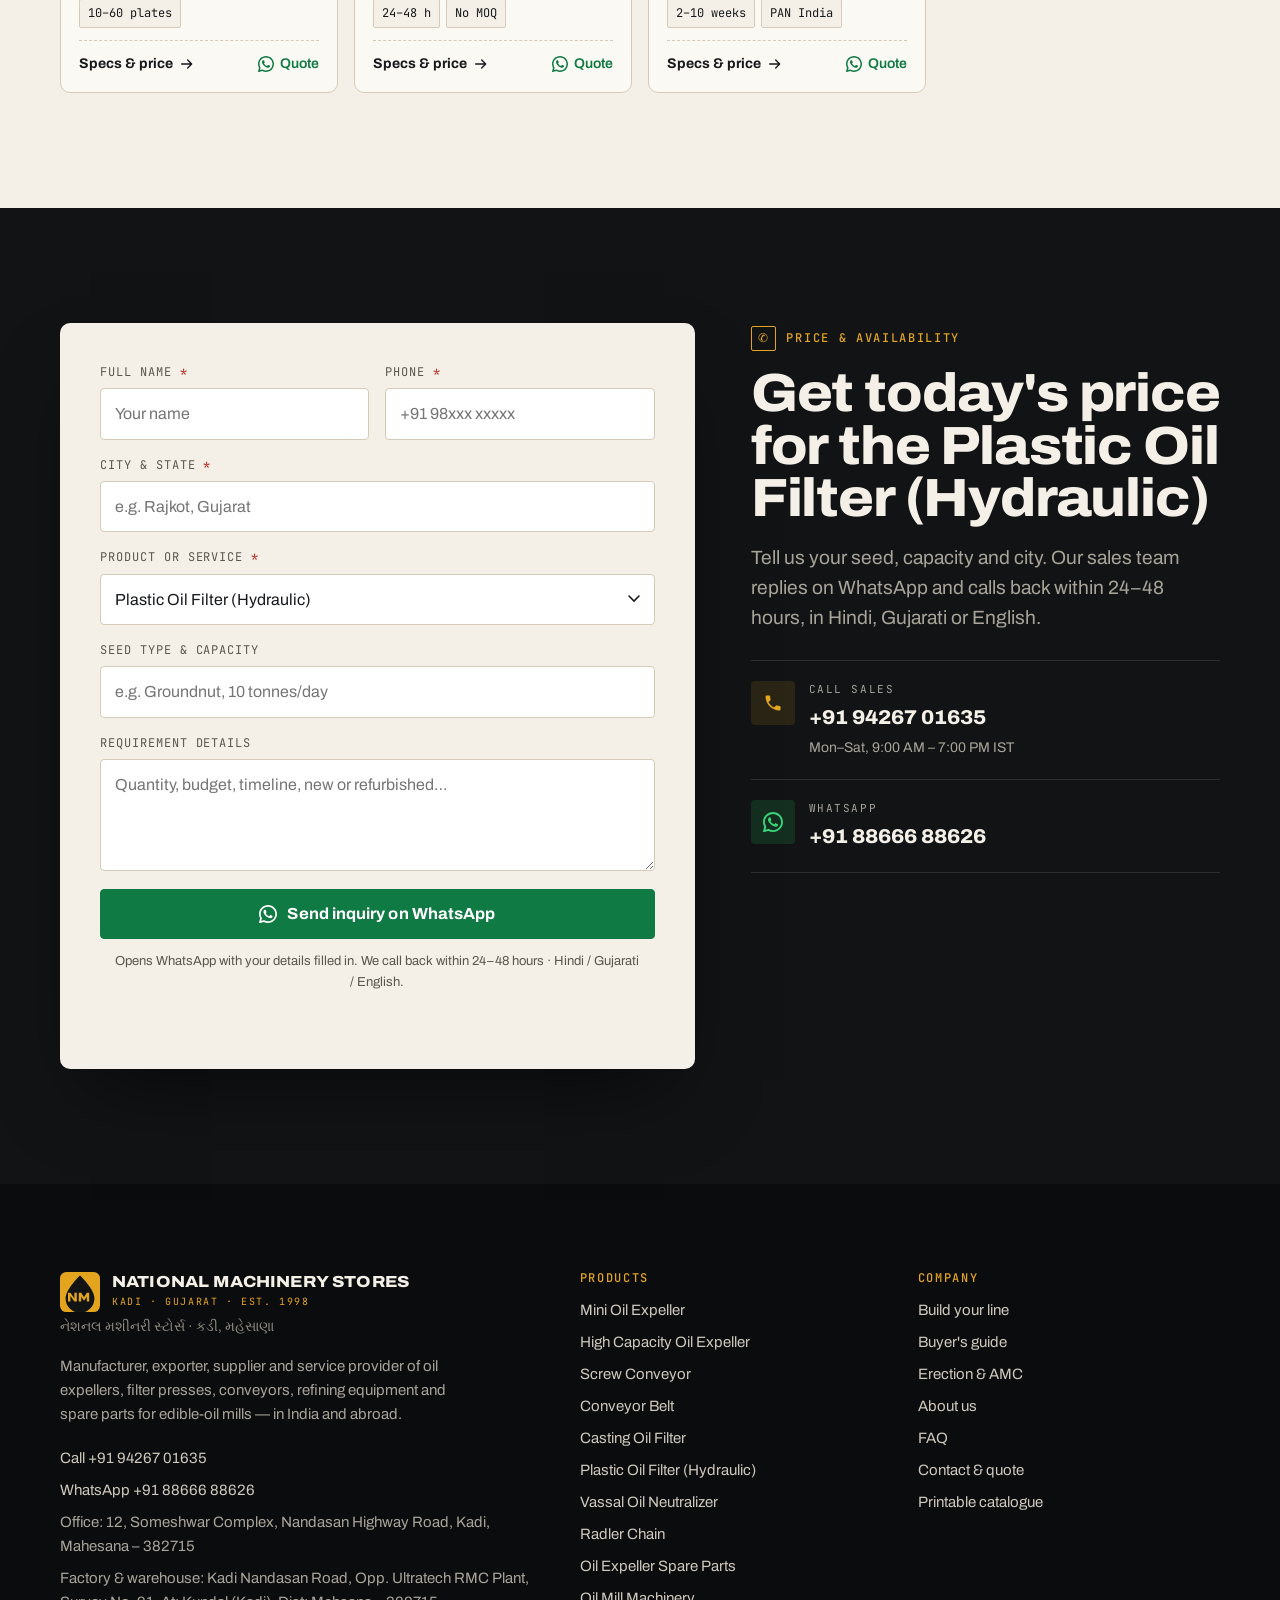
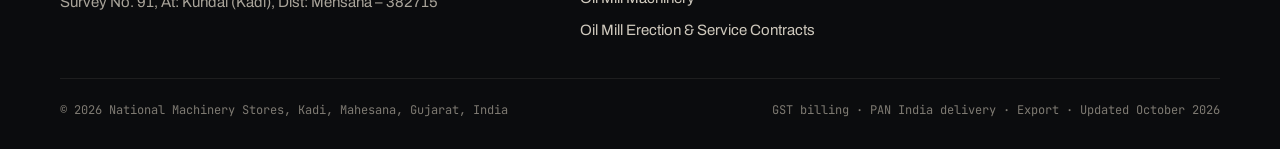
<file: products/plastic-oil-filter-hydraulic.html>
<!doctype html>
<html lang="en-IN" data-wa="918866688626">
<head>
<meta charset="utf-8">
<meta name="viewport" content="width=device-width, initial-scale=1">
<title>Plastic (PP) Hydraulic Oil Filter Press | Kadi, Gujarat</title>
<meta name="description" content="Hydraulic plastic oil filter press with food-grade polypropylene plates, 320–630 mm, about 50% lighter than cast iron. Best for new oil mill plants. Kadi, Gujarat.">
<link rel="canonical" href="https://nationalmachinerystores.com/products/plastic-oil-filter-hydraulic.html">
<meta name="robots" content="index, follow, max-image-preview:large">
<meta name="theme-color" content="#111315">
<meta property="og:site_name" content="National Machinery Stores">
<meta property="og:type" content="website">
<meta property="og:locale" content="en_IN">
<meta property="og:title" content="Plastic (PP) Hydraulic Oil Filter Press | Kadi, Gujarat">
<meta property="og:description" content="Hydraulic plastic oil filter press with food-grade polypropylene plates, 320–630 mm, about 50% lighter than cast iron. Best for new oil mill plants. Kadi, Gujarat.">
<meta property="og:url" content="https://nationalmachinerystores.com/products/plastic-oil-filter-hydraulic.html">
<meta property="og:image" content="https://nationalmachinerystores.com/images/og/plastic-oil-filter-hydraulic.jpg">
<meta property="og:image:width" content="1200">
<meta property="og:image:height" content="630">
<meta name="twitter:card" content="summary_large_image">
<meta name="twitter:title" content="Plastic (PP) Hydraulic Oil Filter Press | Kadi, Gujarat">
<meta name="twitter:description" content="Hydraulic plastic oil filter press with food-grade polypropylene plates, 320–630 mm, about 50% lighter than cast iron. Best for new oil mill plants. Kadi, Gujarat.">
<meta name="twitter:image" content="https://nationalmachinerystores.com/images/og/plastic-oil-filter-hydraulic.jpg">
<link rel="icon" href="../favicon.svg" type="image/svg+xml">
<link rel="icon" href="../images/brand/favicon-48.png" sizes="48x48" type="image/png">
<link rel="apple-touch-icon" href="../images/brand/apple-touch-icon.png">
<link rel="manifest" href="../site.webmanifest">
<link rel="preconnect" href="https://fonts.googleapis.com">
<link rel="preconnect" href="https://fonts.gstatic.com" crossorigin>
<link rel="stylesheet" href="https://fonts.googleapis.com/css2?family=Archivo:wdth,wght@62..125,100..900&amp;family=JetBrains+Mono:wght@400;500;600&amp;display=swap">
<link rel="stylesheet" href="../assets/css/site.css?v=cb66d561">
<link rel="preload" as="image" href="../images/products/plastic-oil-filter-1.webp" fetchpriority="high">
<script type="application/ld+json">{"@context":"https://schema.org","@graph":[{"@type":"Product","@id":"https://nationalmachinerystores.com/products/plastic-oil-filter-hydraulic.html#item","name":"Plastic Oil Filter (Hydraulic)","description":"A plastic (PP) hydraulic oil filter press uses food-grade polypropylene plates closed by a hydraulic cylinder instead of a manual screw. It is about 50% lighter than a cast-iron filter, corrosion-free, and the usual choice for new oil mill plants. Plate sizes run from 320 to 630 mm.","image":["https://nationalmachinerystores.com/images/products/plastic-oil-filter-1.webp","https://nationalmachinerystores.com/images/products/plastic-oil-filter-2.webp","https://nationalmachinerystores.com/images/products/plastic-oil-filter-3.webp","https://nationalmachinerystores.com/images/products/plastic-oil-filter-4.webp","https://nationalmachinerystores.com/images/products/plastic-oil-filter-5.webp"],"url":"https://nationalmachinerystores.com/products/plastic-oil-filter-hydraulic.html","category":"Oil mill machinery","additionalProperty":[{"@type":"PropertyValue","name":"Type","value":"Fully Hydraulic Plastic Filter Press"},{"@type":"PropertyValue","name":"Plate Size","value":"320mm to 630mm (all sizes available on order)"},{"@type":"PropertyValue","name":"Plate Material","value":"Food-grade Polypropylene (PP)"},{"@type":"PropertyValue","name":"Frame","value":"MS frame with hydraulic cylinder"},{"@type":"PropertyValue","name":"Operation","value":"Hydraulic — minimal manual effort"},{"@type":"PropertyValue","name":"Advantage","value":"50% lighter than traditional casting filter"}]},{"@type":"WebPage","@id":"https://nationalmachinerystores.com/products/plastic-oil-filter-hydraulic.html#webpage","url":"https://nationalmachinerystores.com/products/plastic-oil-filter-hydraulic.html","name":"Plastic (PP) Hydraulic Oil Filter Press | Kadi, Gujarat","isPartOf":{"@id":"https://nationalmachinerystores.com/#website"},"about":{"@id":"https://nationalmachinerystores.com/products/plastic-oil-filter-hydraulic.html#item"},"dateModified":"2026-10-01","inLanguage":"en-IN","breadcrumb":{"@type":"BreadcrumbList","itemListElement":[{"@type":"ListItem","position":1,"name":"Home","item":"https://nationalmachinerystores.com/"},{"@type":"ListItem","position":2,"name":"Products","item":"https://nationalmachinerystores.com/#products"},{"@type":"ListItem","position":3,"name":"Plastic Oil Filter (Hydraulic)","item":"https://nationalmachinerystores.com/products/plastic-oil-filter-hydraulic.html"}]}},{"@type":"BreadcrumbList","itemListElement":[{"@type":"ListItem","position":1,"name":"Home","item":"https://nationalmachinerystores.com/"},{"@type":"ListItem","position":2,"name":"Products","item":"https://nationalmachinerystores.com/#products"},{"@type":"ListItem","position":3,"name":"Plastic Oil Filter (Hydraulic)","item":"https://nationalmachinerystores.com/products/plastic-oil-filter-hydraulic.html"}]},{"@type":"LocalBusiness","@id":"https://nationalmachinerystores.com/#business","name":"National Machinery Stores","url":"https://nationalmachinerystores.com/","telephone":"+919426701635"},{"@type":"FAQPage","@id":"https://nationalmachinerystores.com/products/plastic-oil-filter-hydraulic.html#faq","mainEntity":[{"@type":"Question","name":"What is the difference between a plastic (hydraulic) oil filter and a casting oil filter?","acceptedAnswer":{"@type":"Answer","text":"The plastic oil filter uses lightweight polypropylene plates closed hydraulically; it is about 50% lighter, corrosion-free, reasonably priced and the best choice for new oil mill plants. The casting oil filter is heavy-duty cast iron and more durable for high-volume operations. We help you choose for your setup and budget."}},{"@type":"Question","name":"Do you deliver outside Gujarat?","acceptedAnswer":{"@type":"Answer","text":"Yes. We supply clients in 18+ Indian states, including Rajasthan, Maharashtra, Madhya Pradesh, Uttar Pradesh, Punjab, Haryana, Karnataka, Andhra Pradesh and Odisha, and export to Africa and other international markets. Every order includes GST billing and transit-safe packaging."}}]}]}</script>
</head>
<body>
<svg xmlns="http://www.w3.org/2000/svg" style="display:none" aria-hidden="true">
<symbol id="i-phone" viewBox="0 0 24 24"><path fill="currentColor" d="M6.6 10.8c1.4 2.8 3.8 5.1 6.6 6.6l2.2-2.2c.3-.3.7-.4 1-.2 1.1.4 2.3.6 3.6.6.6 0 1 .4 1 1V20c0 .6-.4 1-1 1-9.4 0-17-7.6-17-17 0-.6.4-1 1-1h3.5c.6 0 1 .4 1 1 0 1.3.2 2.5.6 3.6.1.3 0 .7-.2 1L6.6 10.8z"/></symbol>
<symbol id="i-wa" viewBox="0 0 24 24"><path fill="currentColor" d="M17.47 14.38c-.3-.15-1.76-.87-2.03-.97-.27-.1-.47-.15-.67.15-.2.3-.77.97-.94 1.16-.17.2-.35.22-.64.07-.3-.15-1.26-.46-2.39-1.47-.88-.79-1.48-1.76-1.65-2.06-.17-.3-.02-.46.13-.6.13-.14.3-.35.45-.52.15-.17.2-.3.3-.5.1-.2.05-.37-.03-.52-.07-.15-.67-1.61-.92-2.2-.24-.58-.49-.5-.67-.51h-.57c-.2 0-.52.07-.8.37-.27.3-1.04 1.02-1.04 2.48 0 1.46 1.07 2.88 1.21 3.07.15.2 2.1 3.2 5.08 4.49.71.31 1.26.49 1.7.63.71.23 1.36.2 1.87.12.57-.09 1.76-.72 2-1.41.25-.7.25-1.29.17-1.41-.07-.13-.27-.2-.57-.35z"/><path fill="currentColor" d="M12 0C5.37 0 0 5.37 0 12c0 2.1.55 4.09 1.5 5.81L.06 23.18a.75.75 0 00.93.91l5.5-1.44A11.95 11.95 0 0012 24c6.63 0 12-5.37 12-12S18.63 0 12 0zm0 21.75c-1.8 0-3.5-.49-4.95-1.35l-.36-.21-3.67.96.97-3.58-.23-.37A9.72 9.72 0 012.25 12C2.25 6.59 6.59 2.25 12 2.25S21.75 6.59 21.75 12 17.41 21.75 12 21.75z"/></symbol>
<symbol id="i-arrow" viewBox="0 0 24 24"><path fill="none" stroke="currentColor" stroke-width="2" stroke-linecap="round" stroke-linejoin="round" d="M4 12h15M13 6l6 6-6 6"/></symbol>
<symbol id="i-check" viewBox="0 0 24 24"><path fill="none" stroke="currentColor" stroke-width="2.2" stroke-linecap="round" stroke-linejoin="round" d="M4.5 12.5l4.5 4.5L19.5 6.5"/></symbol>
<symbol id="i-pin" viewBox="0 0 24 24"><path fill="currentColor" d="M12 2C8.13 2 5 5.13 5 9c0 5.25 7 13 7 13s7-7.75 7-13c0-3.87-3.13-7-7-7zm0 9.5a2.5 2.5 0 110-5 2.5 2.5 0 010 5z"/></symbol>
<symbol id="i-clock" viewBox="0 0 24 24"><g fill="none" stroke="currentColor" stroke-width="1.9" stroke-linecap="round"><circle cx="12" cy="12" r="9"/><path d="M12 7v5l3.5 2"/></g></symbol>
<symbol id="i-truck" viewBox="0 0 24 24"><path fill="currentColor" d="M20 8h-3V4H3c-1.1 0-2 .9-2 2v11h2c0 1.66 1.34 3 3 3s3-1.34 3-3h6c0 1.66 1.34 3 3 3s3-1.34 3-3h2v-5l-3-4zM6 18.5a1.5 1.5 0 110-3 1.5 1.5 0 010 3zm13.5-9l1.96 2.5H17V9.5h2.5zM18 18.5a1.5 1.5 0 110-3 1.5 1.5 0 010 3z"/></symbol>
<symbol id="i-globe" viewBox="0 0 24 24"><g fill="none" stroke="currentColor" stroke-width="1.8"><circle cx="12" cy="12" r="9"/><path d="M3 12h18M12 3c2.5 2.6 3.8 5.6 3.8 9s-1.3 6.4-3.8 9c-2.5-2.6-3.8-5.6-3.8-9S9.5 5.6 12 3z"/></g></symbol>
<symbol id="i-receipt" viewBox="0 0 24 24"><g fill="none" stroke="currentColor" stroke-width="1.8" stroke-linejoin="round"><path d="M6 3h12v18l-3-2-3 2-3-2-3 2V3z"/><path d="M9 8h6M9 12h6" stroke-linecap="round"/></g></symbol>
<symbol id="i-wrench" viewBox="0 0 24 24"><path fill="none" stroke="currentColor" stroke-width="1.8" stroke-linejoin="round" d="M14.7 6.3a4 4 0 00-5.4 5.1L3.5 17.2a1.8 1.8 0 002.5 2.5l5.8-5.8a4 4 0 005.1-5.4l-2.5 2.5-2.2-.4-.4-2.2 2.9-2.1z"/></symbol>
<symbol id="i-gear" viewBox="0 0 24 24"><g fill="none" stroke="currentColor" stroke-width="1.8"><circle cx="12" cy="12" r="3.2"/><path stroke-linecap="round" d="M12 2.8v2.6M12 18.6v2.6M21.2 12h-2.6M5.4 12H2.8M18.5 5.5l-1.8 1.8M7.3 16.7l-1.8 1.8M18.5 18.5l-1.8-1.8M7.3 7.3L5.5 5.5"/><circle cx="12" cy="12" r="6.6"/></g></symbol>
<symbol id="i-swap" viewBox="0 0 24 24"><path fill="none" stroke="currentColor" stroke-width="1.9" stroke-linecap="round" stroke-linejoin="round" d="M4 8h14l-4-4M20 16H6l4 4"/></symbol>
<symbol id="i-hammer" viewBox="0 0 24 24"><path fill="none" stroke="currentColor" stroke-width="1.8" stroke-linejoin="round" d="M13 7l4 4M9.5 3.5l6 6-2.5 2.5-6-6zM11.5 10.5L4 18a1.4 1.4 0 002 2l7.5-7.5"/></symbol>
<symbol id="i-bolt" viewBox="0 0 24 24"><path fill="currentColor" d="M13 2L4 14h6l-1 8 9-12h-6l1-8z"/></symbol>
<symbol id="i-menu" viewBox="0 0 24 24"><path fill="none" stroke="currentColor" stroke-width="2" stroke-linecap="round" d="M4 7h16M4 12h16M4 17h10"/></symbol>
<symbol id="i-close" viewBox="0 0 24 24"><path fill="none" stroke="currentColor" stroke-width="2" stroke-linecap="round" d="M6 6l12 12M18 6L6 18"/></symbol>
<symbol id="i-star" viewBox="0 0 24 24"><path fill="currentColor" d="M12 2l3.09 6.26L22 9.27l-5 4.87 1.18 6.88L12 17.77l-6.18 3.25L7 14.14 2 9.27l6.91-1.01L12 2z"/></symbol>
</svg>
<a class="skip" href="#main">Skip to content</a>
<div class="util">
  <div class="wrap">
    <span>Mon–Sat, 9:00 AM – 7:00 PM IST<span class="util-langs"> · Hindi · Gujarati · English</span></span>
    <a href="tel:+919426701635">Sales +91 94267 01635</a>
  </div>
</div>
<header class="header">
  <div class="wrap">
    <a class="brand" href="../" aria-label="National Machinery Stores — home">
      <svg viewBox="0 0 100 100" xmlns="http://www.w3.org/2000/svg" role="img" aria-label="National Machinery Stores logo"><rect width="100" height="100" rx="16" fill="#E4A51E"/><path d="M50 9C50 9 14 43 14 66a36 36 0 0072 0C86 43 50 9 50 9z" fill="#111315"/><polygon points="20,52 26,52 36,66 36,52 42,52 42,74 36,74 26,60 26,74 20,74" fill="#E4A51E"/><polygon points="47,52 53,52 60,63 67,52 73,52 73,74 67,74 67,62 60,72 53,62 53,74 47,74" fill="#E4A51E"/></svg>
      <span><span class="brand-name">National Machinery Stores</span><span class="brand-sub">Kadi · Gujarat · Est. 1998</span></span>
    </a>
    <nav class="nav" aria-label="Primary"><a href="../#products">Products</a><a href="../#line">Your line</a><a href="../#guide">Buyer&#x27;s guide</a><a href="../#services">Services</a><a href="../#about">About</a><a href="../#faq">FAQ</a><a href="../#contact">Contact</a></nav>
    <a class="btn btn--sm header-cta" href="https://wa.me/918866688626?text=Hello%20National%20Machinery%20Stores%2C%20I%20need%20a%20quote." target="_blank" rel="noopener"><svg aria-hidden="true" focusable="false"><use href="#i-wa"/></svg>Get a quote</a>
    <button class="menu-btn" type="button" data-open-drawer aria-controls="drawer" aria-expanded="false" aria-label="Open menu"><svg aria-hidden="true" focusable="false"><use href="#i-menu"/></svg></button>
  </div>
</header>
<div class="drawer" id="drawer" aria-hidden="true" role="dialog" aria-label="Menu">
  <div class="drawer-top">
    <span class="brand-sub">Menu</span>
    <button class="menu-btn" type="button" data-close-drawer aria-label="Close menu"><svg aria-hidden="true" focusable="false"><use href="#i-close"/></svg></button>
  </div>
  <nav aria-label="Mobile"><a href="../#products">Products</a><a href="../#line">Your line</a><a href="../#guide">Buyer&#x27;s guide</a><a href="../#services">Services</a><a href="../#about">About</a><a href="../#faq">FAQ</a><a href="../#contact">Contact</a></nav>
  <div class="btn-row">
    <a class="btn" href="tel:+919426701635"><svg aria-hidden="true" focusable="false"><use href="#i-phone"/></svg>Call</a>
    <a class="btn btn--wa" href="https://wa.me/918866688626?text=Hello%20National%20Machinery%20Stores%2C%20I%20need%20a%20quote." target="_blank" rel="noopener"><svg aria-hidden="true" focusable="false"><use href="#i-wa"/></svg>WhatsApp</a>
  </div>
</div>
<main id="main">
  <div class="wrap">
    <nav class="crumbs" aria-label="Breadcrumb"><ol><li><a href="../">Home</a></li><li><a href="../#products">Products</a></li><li aria-current="page">Plastic Oil Filter (Hydraulic)</li></ol></nav>
    <div class="p-hero">
      <div class="gallery">
        <div class="gallery-main fit-cover"><img data-gallery-main src="../images/products/plastic-oil-filter-1.webp" alt="Hydraulic plastic oil filter press with white PP plates on a blue frame" width="900" height="1200" fetchpriority="high" decoding="async"></div>
        <div class="thumbs"><button type="button" data-gallery-thumb data-src="../images/products/plastic-oil-filter-1.webp" data-alt="Hydraulic plastic oil filter press with white PP plates on a blue frame" aria-current="true" aria-label="Photo 1 of 5"><img src="../images/products/plastic-oil-filter-1.webp" alt="" loading="lazy" decoding="async" width="76" height="76"></button><button type="button" data-gallery-thumb data-src="../images/products/plastic-oil-filter-2.webp" data-alt="New PP hydraulic filter press 18 x 18 inch ready for dispatch" aria-current="false" aria-label="Photo 2 of 5"><img src="../images/products/plastic-oil-filter-2.webp" alt="" loading="lazy" decoding="async" width="76" height="76"></button><button type="button" data-gallery-thumb data-src="../images/products/plastic-oil-filter-3.webp" data-alt="PP filter press plate stack with hydraulic power pack" aria-current="false" aria-label="Photo 3 of 5"><img src="../images/products/plastic-oil-filter-3.webp" alt="" loading="lazy" decoding="async" width="76" height="76"></button><button type="button" data-gallery-thumb data-src="../images/products/plastic-oil-filter-4.webp" data-alt="Close-up of white polypropylene filter plates with red and white drain cocks" aria-current="false" aria-label="Photo 4 of 5"><img src="../images/products/plastic-oil-filter-4.webp" alt="" loading="lazy" decoding="async" width="76" height="76"></button><button type="button" data-gallery-thumb data-src="../images/products/plastic-oil-filter-5.webp" data-alt="Full-length plastic hydraulic oil filter press on the shop floor" aria-current="false" aria-label="Photo 5 of 5"><img src="../images/products/plastic-oil-filter-5.webp" alt="" loading="lazy" decoding="async" width="76" height="76"></button></div>
      </div>
      <div class="p-info">
        <span class="eyebrow"><span class="idx">03</span> Filter stage · New-plant choice</span>
        <h1>Plastic Oil Filter (Hydraulic)</h1>
        <p class="sub">Supplied, erected &amp; serviced from Kadi, Mahesana, Gujarat</p>
        <p class="answer">A plastic (PP) hydraulic oil filter press uses food-grade polypropylene plates closed by a hydraulic cylinder instead of a manual screw. It is about 50% lighter than a cast-iron filter, corrosion-free, and the usual choice for new oil mill plants. Plate sizes run from 320 to 630 mm.</p>
        <dl class="keyspecs"><div><dt>Plates</dt><dd>PP plates</dd></div><div><dt>Weight</dt><dd>~50% lighter</dd></div></dl>
        <div class="btn-row">
          <a class="btn btn--wa" href="https://wa.me/918866688626?text=Hello%20National%20Machinery%20Stores%2C%20I%20need%20price%20and%20availability%20for%3A%20Plastic%20Oil%20Filter%20%28Hydraulic%29." target="_blank" rel="noopener"><svg aria-hidden="true" focusable="false"><use href="#i-wa"/></svg>Get price on WhatsApp</a>
          <a class="btn btn--line" href="tel:+919426701635"><svg aria-hidden="true" focusable="false"><use href="#i-phone"/></svg>+91 94267 01635</a>
        </div>
        <ul class="assure">
          <li><svg aria-hidden="true" focusable="false"><use href="#i-receipt"/></svg>GST billing</li>
          <li><svg aria-hidden="true" focusable="false"><use href="#i-truck"/></svg>PAN India delivery</li>
          <li><svg aria-hidden="true" focusable="false"><use href="#i-swap"/></svg>New &amp; refurbished</li>
          <li><svg aria-hidden="true" focusable="false"><use href="#i-globe"/></svg>Export to Africa &amp; beyond</li>
        </ul>
      </div>
    </div>
  </div>

  <section class="section on-paper-2" aria-labelledby="spec-h">
    <div class="wrap p-body">
      <div>
        <span class="eyebrow"><span class="idx">A</span> Specification sheet</span>
        <h2 class="h-sub" id="spec-h" style="margin:14px 0 22px">Plastic Oil Filter (Hydraulic) specifications</h2>
        <div class="table-wrap"><table class="spec spec--kv"><caption>Plastic Oil Filter (Hydraulic) — typical range, confirm per model</caption><tbody><tr><th scope="row">Type</th><td>Fully Hydraulic Plastic Filter Press</td></tr><tr><th scope="row">Plate Size</th><td>320mm to 630mm (all sizes available on order)</td></tr><tr><th scope="row">Plate Material</th><td>Food-grade Polypropylene (PP)</td></tr><tr><th scope="row">Frame</th><td>MS frame with hydraulic cylinder</td></tr><tr><th scope="row">Operation</th><td>Hydraulic — minimal manual effort</td></tr><tr><th scope="row">Advantage</th><td>50% lighter than traditional casting filter</td></tr></tbody></table></div>
      </div>
      <div>
        <span class="eyebrow"><span class="idx">B</span> Build &amp; features</span>
        <h2 class="h-sub" style="margin:14px 0 22px">What you get</h2>
        <ul class="features"><li><span>01</span>Lightweight plastic frame — easy to install and move</li><li><span>02</span>Fully hydraulic pressing — no manual effort required</li><li><span>03</span>Available in all plate sizes to suit any mill capacity</li><li><span>04</span>Corrosion-free plastic plates — long service life</li><li><span>05</span>Easy cleaning and filter cloth replacement</li><li><span>06</span>Best value for new oil plant setup</li></ul>
        <p class="muted" style="margin-top:22px">Lightweight, fully hydraulic plastic filter press for oil clarification. The best choice for new oil mill plants — lightweight construction, easy operation, and available in all sizes at a reasonable price. Ideal replacement for traditional heavy casting filters.</p>
      </div>
    </div>
  </section>

  <section class="section on-ink" aria-labelledby="app-h">
    <div class="wrap">
      <div class="cta-band">
        <div>
          <span class="eyebrow"><span class="idx">C</span> Where it fits</span>
          <h2 class="h-sub" id="app-h" style="margin:14px 0 14px">Applications</h2>
          <p class="lede">New oil mill plants, mid-scale edible oil units, mobile oil processing setups, entrepreneurs setting up first oil plant.</p>
          <ul class="mini-line" style="margin-top:22px" aria-label="Oil mill line stages"><li class="">01 Convey</li><li class="">02 Press</li><li class="is-here">03 Filter</li><li class="">04 Refine</li><li class="">05 Build &amp; sustain</li></ul>
        </div>
        <div class="btn-row">
          <a class="btn" href="https://wa.me/918866688626?text=Hello%20National%20Machinery%20Stores%2C%20I%20need%20price%20and%20availability%20for%3A%20Plastic%20Oil%20Filter%20%28Hydraulic%29." target="_blank" rel="noopener"><svg aria-hidden="true" focusable="false"><use href="#i-wa"/></svg>Ask for this machine</a>
          <a class="btn btn--ghost" href="../#line">See the full line <svg aria-hidden="true" focusable="false"><use href="#i-arrow"/></svg></a>
        </div>
      </div>
    </div>
  </section>

  <section class="section on-paper-2" aria-labelledby="pf-h">
  <div class="wrap faq">
    <div class="section-head"><span class="eyebrow"><span class="idx">?</span> Questions</span><h2 class="h-sub" id="pf-h">Plastic Oil Filter (Hydraulic): common questions</h2></div>
    <div class="faq-list"><details open><summary>What is the difference between a plastic (hydraulic) oil filter and a casting oil filter?</summary><div><p>The plastic oil filter uses lightweight polypropylene plates closed hydraulically; it is about 50% lighter, corrosion-free, reasonably priced and the best choice for new oil mill plants. The casting oil filter is heavy-duty cast iron and more durable for high-volume operations. We help you choose for your setup and budget.</p></div></details>
<details><summary>Do you deliver outside Gujarat?</summary><div><p>Yes. We supply clients in 18+ Indian states, including Rajasthan, Maharashtra, Madhya Pradesh, Uttar Pradesh, Punjab, Haryana, Karnataka, Andhra Pradesh and Odisha, and export to Africa and other international markets. Every order includes GST billing and transit-safe packaging.</p></div></details></div>
  </div>
</section>

  <section class="section" aria-labelledby="rel-h">
    <div class="wrap">
      <div class="section-head"><span class="eyebrow"><span class="idx">→</span> Same line</span><h2 class="h-section" id="rel-h">Often bought with it</h2></div>
      <div class="grid-cards"><article class="card rv" data-stage="filter">
  <div class="card-media fit-cover">
    <span class="card-tag">Filter</span><span class="card-badge">Fast dispatch</span>
    <img src="../images/products/casting-oil-filter-5.webp" alt="Blue cast-iron casting oil filter press with plate stack and brass drain cocks" width="1200" height="541" loading="lazy" decoding="async">
  </div>
  <div class="card-body">
    <h3><a href="../products/casting-oil-filter.html">Casting Oil Filter</a></h3>
    <p>Heavy-duty cast-iron filter press for oil clarification. Long-lasting, easy plate and cloth change.</p>
    <div class="specs-inline"><span class="spec-pill">320–630 mm plates</span><span class="spec-pill">10–60 plates</span></div>
    <div class="card-foot"><span class="card-cta">Specs &amp; price <svg aria-hidden="true" focusable="false"><use href="#i-arrow"/></svg></span><a class="wa-mini" href="https://wa.me/918866688626?text=Hello%20National%20Machinery%20Stores%2C%20I%20need%20price%20and%20availability%20for%3A%20Casting%20Oil%20Filter." target="_blank" rel="noopener"><svg aria-hidden="true" focusable="false"><use href="#i-wa"/></svg>Quote</a></div>
  </div>
</article><article class="card rv" data-stage="sustain">
  <div class="card-media fit-contain">
    <span class="card-tag">Build &amp; sustain</span><span class="card-badge">24–48 h dispatch</span>
    <img src="../images/products/oil-expeller-spare-parts.webp" alt="Oil expeller spare parts: worm shaft, gear, bearing housing and coupling" width="369" height="384" loading="lazy" decoding="async">
  </div>
  <div class="card-body">
    <h3><a href="../products/oil-expeller-spare-parts.html">Oil Expeller Spare Parts</a></h3>
    <p>Worm shafts, barrels, cages, bearings, gearbox parts and seals for all major Indian expellers.</p>
    <div class="specs-inline"><span class="spec-pill">24–48 h</span><span class="spec-pill">No MOQ</span></div>
    <div class="card-foot"><span class="card-cta">Specs &amp; price <svg aria-hidden="true" focusable="false"><use href="#i-arrow"/></svg></span><a class="wa-mini" href="https://wa.me/918866688626?text=Hello%20National%20Machinery%20Stores%2C%20I%20need%20price%20and%20availability%20for%3A%20Oil%20Expeller%20Spare%20Parts." target="_blank" rel="noopener"><svg aria-hidden="true" focusable="false"><use href="#i-wa"/></svg>Quote</a></div>
  </div>
</article><article class="card rv" data-stage="sustain">
  <div class="card-media fit-cover">
    <span class="card-tag">Build &amp; sustain</span><span class="card-badge">Turnkey service</span>
    <img src="../images/products/oil-mill-machinery.webp" alt="Commissioned oil mill line with red expellers after erection by National Machinery Stores" width="800" height="458" loading="lazy" decoding="async">
  </div>
  <div class="card-body">
    <h3><a href="../products/oil-mill-erection-service.html">Oil Mill Erection &amp; Service Contracts</a></h3>
    <p>Erection, re-erection, demolition and AMC — from foundation to a commissioned, running plant.</p>
    <div class="specs-inline"><span class="spec-pill">2–10 weeks</span><span class="spec-pill">PAN India</span></div>
    <div class="card-foot"><span class="card-cta">Specs &amp; price <svg aria-hidden="true" focusable="false"><use href="#i-arrow"/></svg></span><a class="wa-mini" href="https://wa.me/918866688626?text=Hello%20National%20Machinery%20Stores%2C%20I%20need%20price%20and%20availability%20for%3A%20Oil%20Mill%20Erection%20%26%20Service%20Contracts." target="_blank" rel="noopener"><svg aria-hidden="true" focusable="false"><use href="#i-wa"/></svg>Quote</a></div>
  </div>
</article></div>
    </div>
  </section>

  <section class="section on-ink" id="contact" aria-labelledby="pc-h">
    <div class="wrap contact">
      <form class="form-card" data-wa-form novalidate>
        <div class="form-grid">
          <div class="field"><label for="f-name">Full name <span class="req">*</span></label><input class="input" id="f-name" name="name" autocomplete="name" required placeholder="Your name"></div>
          <div class="field"><label for="f-phone">Phone <span class="req">*</span></label><input class="input" id="f-phone" name="phone" type="tel" autocomplete="tel" inputmode="tel" required placeholder="+91 98xxx xxxxx"></div>
          <div class="field full"><label for="f-city">City &amp; state <span class="req">*</span></label><input class="input" id="f-city" name="city" autocomplete="address-level2" required placeholder="e.g. Rajkot, Gujarat"></div>
          <div class="field full"><label for="f-product">Product or service <span class="req">*</span></label><select class="input" id="f-product" name="product" required><option value="">Select product or service</option>
<option>Mini Oil Expeller</option>
<option>High Capacity Oil Expeller</option>
<option>Screw Conveyor</option>
<option>Conveyor Belt</option>
<option>Casting Oil Filter</option>
<option selected>Plastic Oil Filter (Hydraulic)</option>
<option>Vassal Oil Neutralizer</option>
<option>Radler Chain</option>
<option>Oil Expeller Spare Parts</option>
<option>Oil Mill Machinery</option>
<option>Oil Mill Erection &amp; Service Contracts</option>
<option>Complete oil mill plant (turnkey)</option>
<option>Used / refurbished machinery</option>
<option>Sell my machinery (commission agent)</option>
<option>AMC — Annual Maintenance Contract</option>
<option value="Other">Other — please specify</option></select></div>
          <div class="field full" data-other hidden><label for="f-other">What are you looking for?</label><input class="input" id="f-other" name="other" placeholder="Describe the machine or part"></div>
          <div class="field full"><label for="f-capacity">Seed type &amp; capacity</label><input class="input" id="f-capacity" name="capacity" placeholder="e.g. Groundnut, 10 tonnes/day"></div>
          <div class="field full"><label for="f-message">Requirement details</label><textarea class="input" id="f-message" name="message" rows="3" placeholder="Quantity, budget, timeline, new or refurbished…"></textarea></div>
        </div>
        <button class="btn btn--wa btn--block" type="submit" style="margin-top:18px"><svg aria-hidden="true" focusable="false"><use href="#i-wa"/></svg>Send inquiry on WhatsApp</button>
        <p class="form-note">Opens WhatsApp with your details filled in. We call back within 24–48 hours · Hindi / Gujarati / English.</p>
        <p class="form-status" role="status" aria-live="polite"></p>
      </form>
      <div>
        <span class="eyebrow"><span class="idx">✆</span> Price &amp; availability</span>
        <h2 class="h-section" id="pc-h" style="margin:16px 0 18px">Get today's price for the Plastic Oil Filter (Hydraulic)</h2>
        <p class="lede">Tell us your seed, capacity and city. Our sales team replies on WhatsApp and calls back within 24–48 hours, in Hindi, Gujarati or English.</p>
        <div class="channels" style="margin-top:28px">
          <div class="channel"><span class="ic"><svg aria-hidden="true" focusable="false"><use href="#i-phone"/></svg></span><div><div class="k">Call sales</div><a class="v" href="tel:+919426701635">+91 94267 01635</a><div class="sm">Mon–Sat, 9:00 AM – 7:00 PM IST</div></div></div>
          <div class="channel"><span class="ic wa"><svg aria-hidden="true" focusable="false"><use href="#i-wa"/></svg></span><div><div class="k">WhatsApp</div><a class="v" href="https://wa.me/918866688626" target="_blank" rel="noopener">+91 88666 88626</a></div></div>
        </div>
      </div>
    </div>
  </section>
</main>
<footer class="footer">
  <div class="wrap">
    <div class="footer-grid">
      <div>
        <a class="brand" href="../"><svg viewBox="0 0 100 100" xmlns="http://www.w3.org/2000/svg" role="img" aria-label="National Machinery Stores logo"><rect width="100" height="100" rx="16" fill="#E4A51E"/><path d="M50 9C50 9 14 43 14 66a36 36 0 0072 0C86 43 50 9 50 9z" fill="#111315"/><polygon points="20,52 26,52 36,66 36,52 42,52 42,74 36,74 26,60 26,74 20,74" fill="#E4A51E"/><polygon points="47,52 53,52 60,63 67,52 73,52 73,74 67,74 67,62 60,72 53,62 53,74 47,74" fill="#E4A51E"/></svg><span><span class="brand-name" style="color:#F4F0E7">National Machinery Stores</span><span class="brand-sub">Kadi · Gujarat · Est. 1998</span></span></a>
        <p class="footer-gu" lang="gu">નેશનલ મશીનરી સ્ટોર્સ · કડી, મહેસાણા</p>
        <p class="about-txt">Manufacturer, exporter, supplier and service provider of oil expellers, filter presses, conveyors, refining equipment and spare parts for edible-oil mills — in India and abroad.</p>
        <ul>
          <li><a href="tel:+919426701635">Call +91 94267 01635</a></li>
          <li><a href="https://wa.me/918866688626" target="_blank" rel="noopener">WhatsApp +91 88666 88626</a></li>
          <li>Office: 12, Someshwar Complex, Nandasan Highway Road, Kadi, Mahesana – 382715</li>
          <li>Factory &amp; warehouse: Kadi Nandasan Road, Opp. Ultratech RMC Plant, Survey No. 91, At: Kundal (Kadi), Dist: Mehsana – 382715</li>
        </ul>
      </div>
      <div>
        <h2>Products</h2>
        <ul><li><a href="../products/mini-oil-expeller.html">Mini Oil Expeller</a></li><li><a href="../products/high-capacity-oil-expeller.html">High Capacity Oil Expeller</a></li><li><a href="../products/screw-conveyor.html">Screw Conveyor</a></li><li><a href="../products/conveyor-belt.html">Conveyor Belt</a></li><li><a href="../products/casting-oil-filter.html">Casting Oil Filter</a></li><li><a href="../products/plastic-oil-filter-hydraulic.html">Plastic Oil Filter (Hydraulic)</a></li><li><a href="../products/vassal-oil-neutralizer.html">Vassal Oil Neutralizer</a></li><li><a href="../products/radler-chain.html">Radler Chain</a></li><li><a href="../products/oil-expeller-spare-parts.html">Oil Expeller Spare Parts</a></li><li><a href="../products/oil-mill-machinery.html">Oil Mill Machinery</a></li><li><a href="../products/oil-mill-erection-service.html">Oil Mill Erection &amp; Service Contracts</a></li></ul>
      </div>
      <div>
        <h2>Company</h2>
        <ul>
          <li><a href="../#line">Build your line</a></li>
          <li><a href="../#guide">Buyer's guide</a></li>
          <li><a href="../#services">Erection &amp; AMC</a></li>
          <li><a href="../#about">About us</a></li>
          <li><a href="../#faq">FAQ</a></li>
          <li><a href="../#contact">Contact &amp; quote</a></li>
          <li><a href="../catalogue.html">Printable catalogue</a></li>
        </ul>
      </div>
    </div>
    <div class="footer-base">
      <span>© <span data-year>2026</span> National Machinery Stores, Kadi, Mahesana, Gujarat, India</span>
      <span>GST billing · PAN India delivery · Export · Updated October 2026</span>
    </div>
  </div>
</footer>
<a class="fab-wa" href="https://wa.me/918866688626?text=Hello%20National%20Machinery%20Stores%2C%20I%20need%20price%20and%20availability%20for%3A%20Plastic%20Oil%20Filter%20%28Hydraulic%29." target="_blank" rel="noopener" aria-label="Chat on WhatsApp"><svg aria-hidden="true" focusable="false"><use href="#i-wa"/></svg></a>
<div class="actionbar" role="navigation" aria-label="Quick contact">
  <a class="btn btn--sm" href="tel:+919426701635"><svg aria-hidden="true" focusable="false"><use href="#i-phone"/></svg>Call now</a>
  <a class="btn btn--sm btn--wa" href="https://wa.me/918866688626?text=Hello%20National%20Machinery%20Stores%2C%20I%20need%20price%20and%20availability%20for%3A%20Plastic%20Oil%20Filter%20%28Hydraulic%29." target="_blank" rel="noopener"><svg aria-hidden="true" focusable="false"><use href="#i-wa"/></svg>WhatsApp</a>
</div>
<script src="../assets/js/site.js?v=c3ecb298" defer></script>
</body>
</html>
</file>
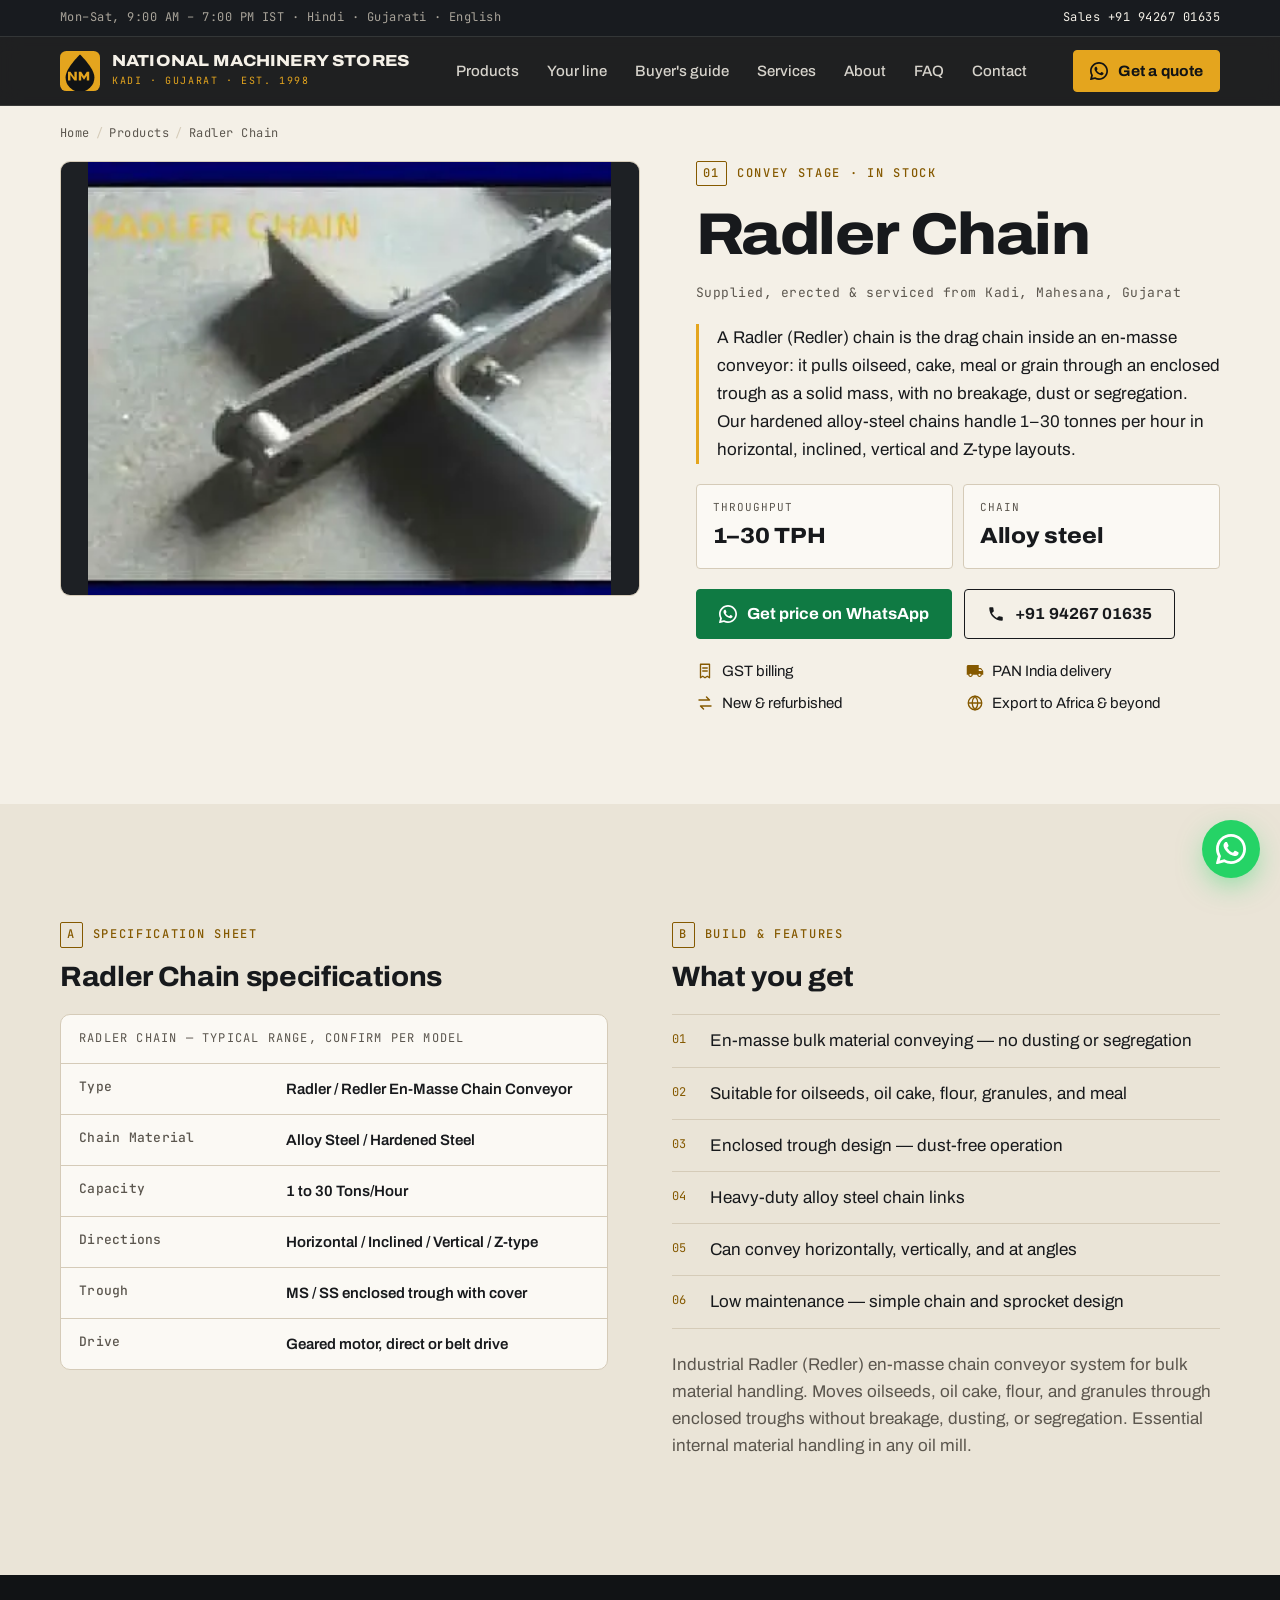
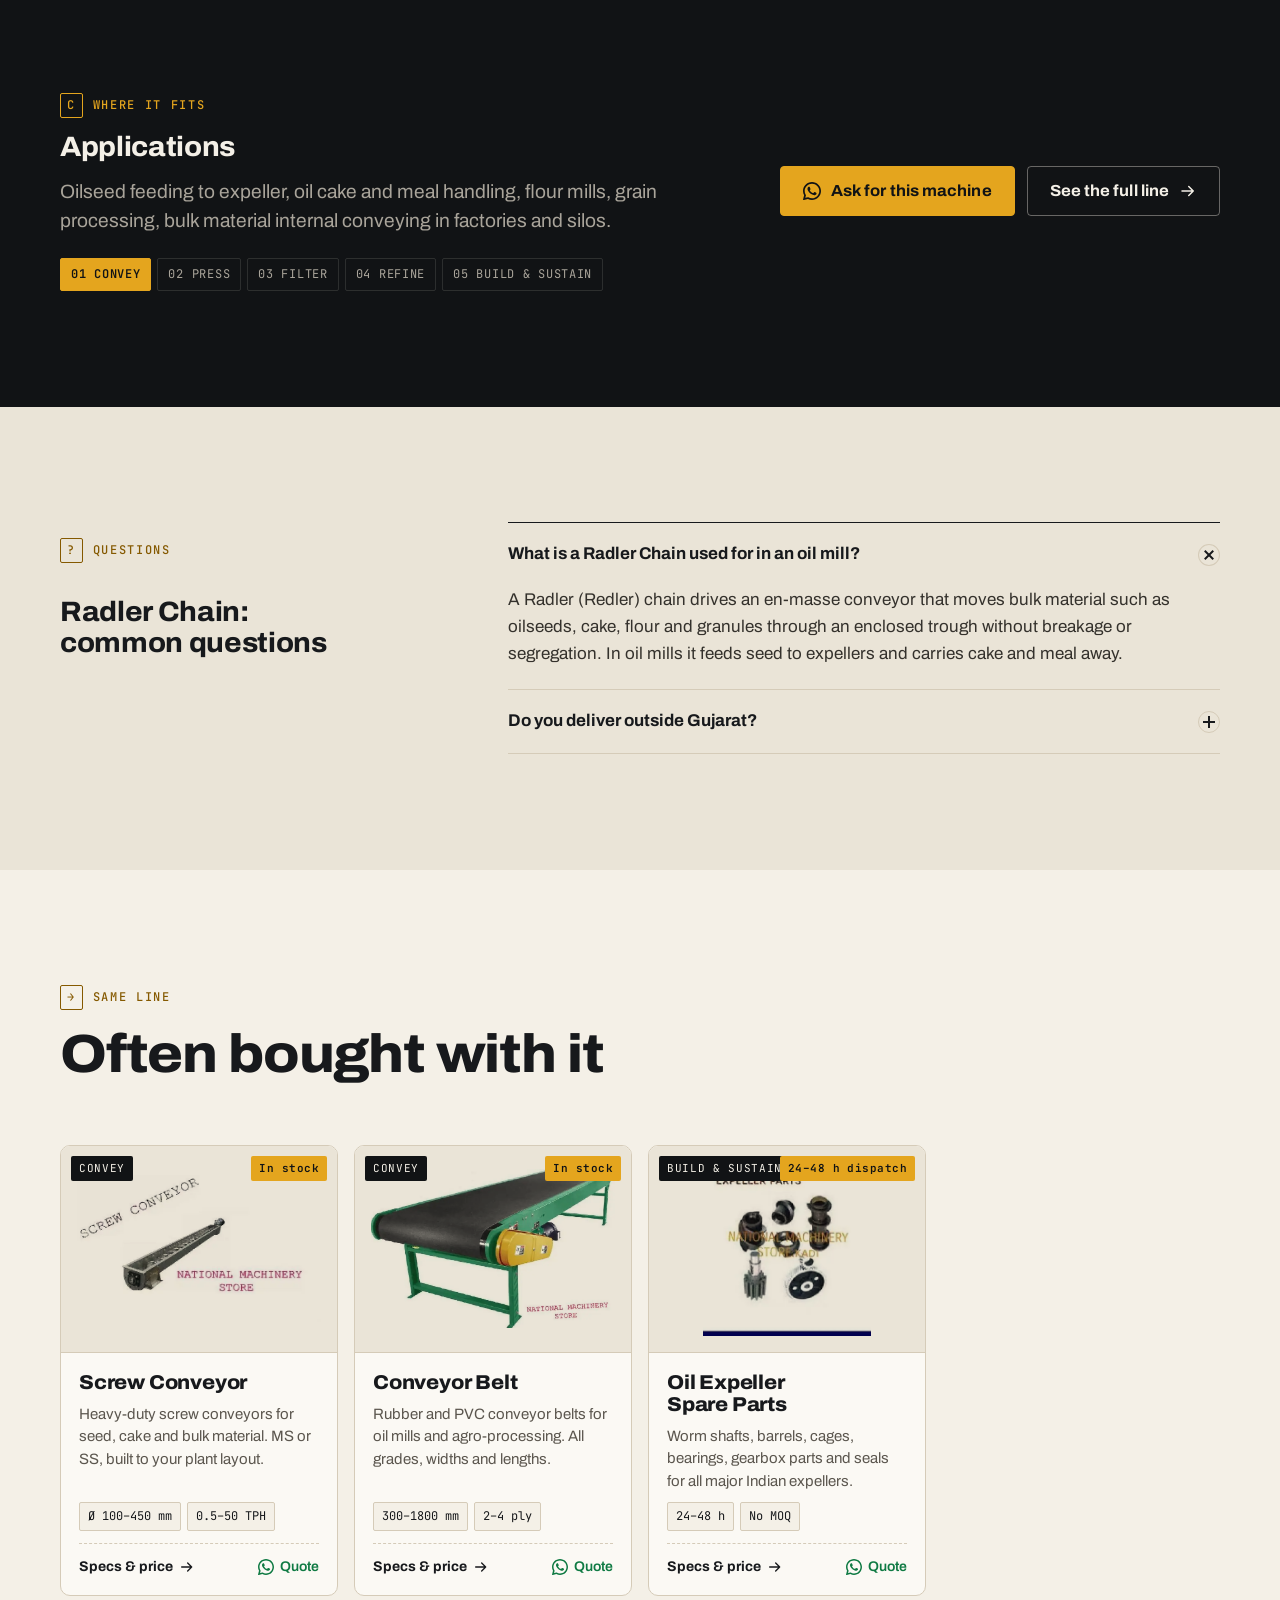
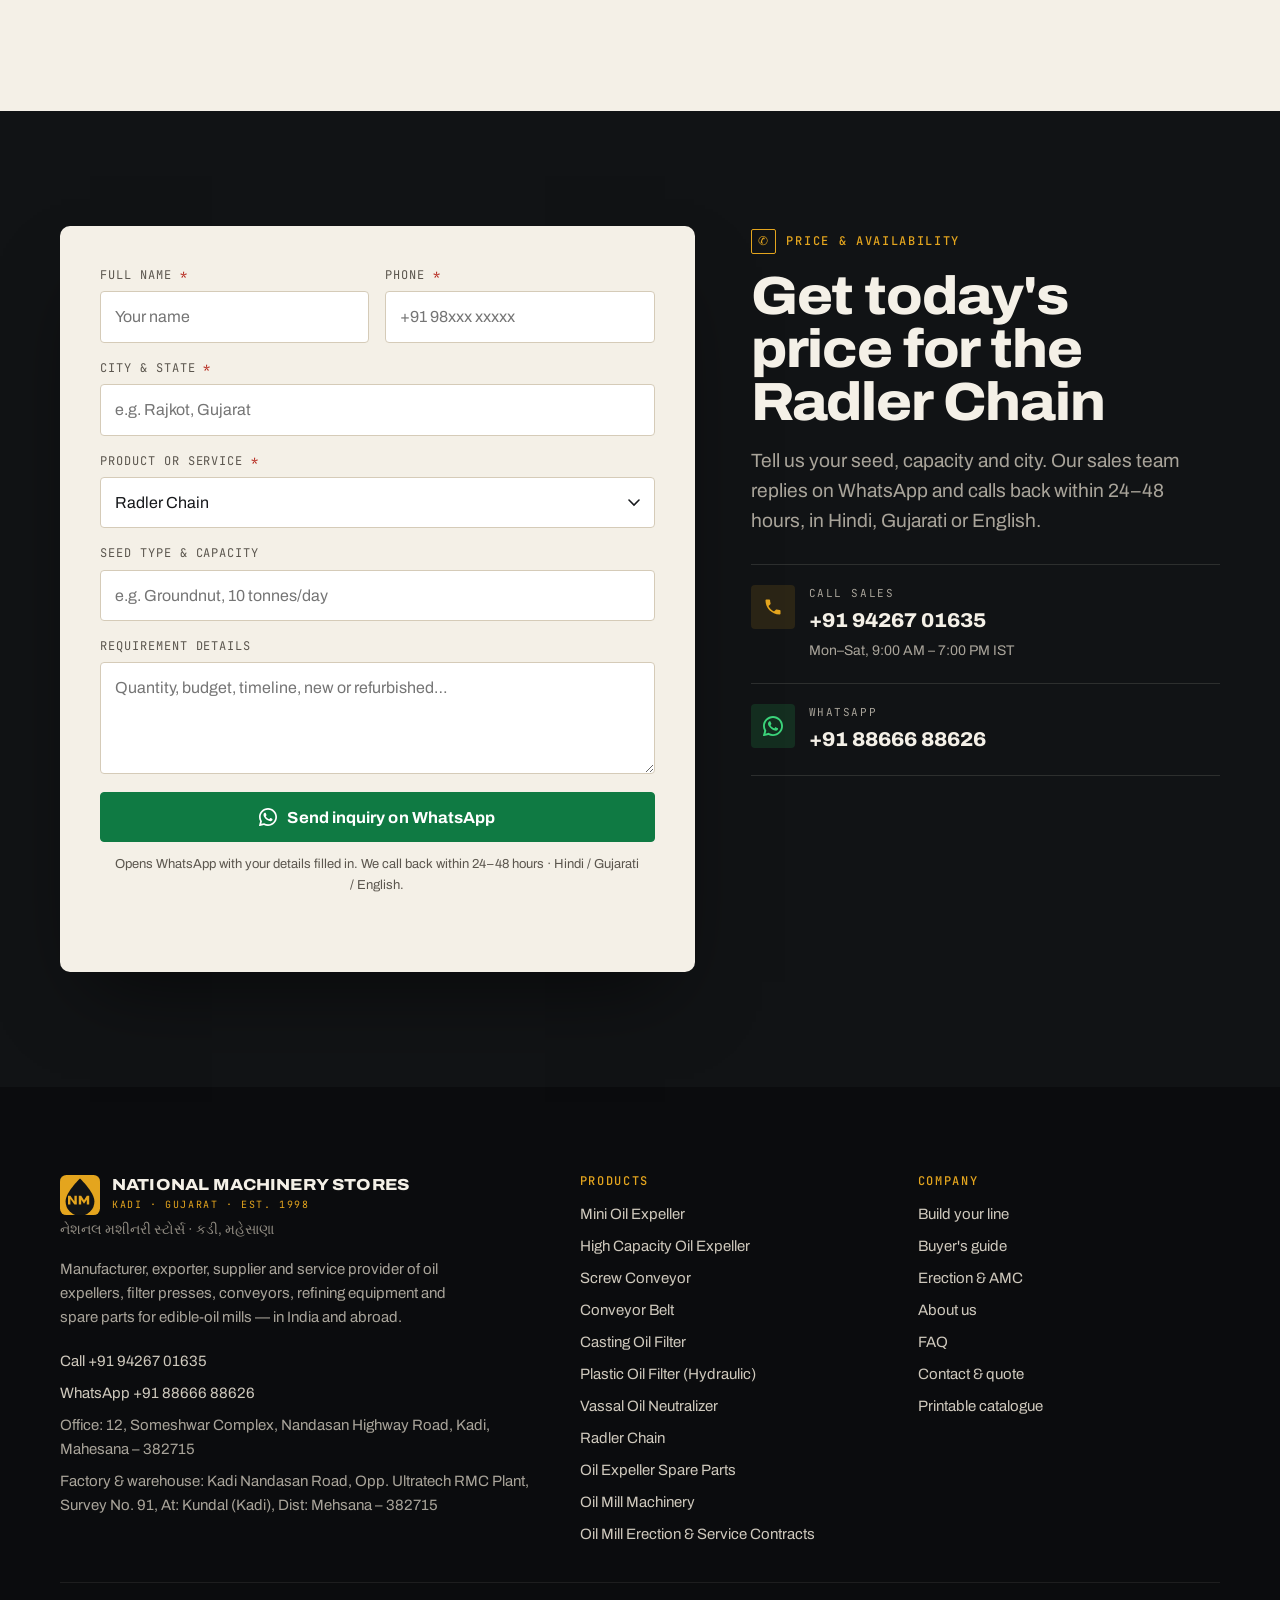
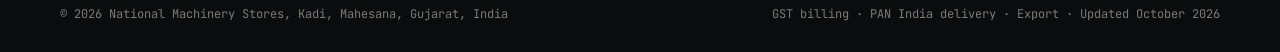
<file: products/radler-chain.html>
<!doctype html>
<html lang="en-IN" data-wa="918866688626">
<head>
<meta charset="utf-8">
<meta name="viewport" content="width=device-width, initial-scale=1">
<title>Radler (Redler) Chain for Oil Mill Conveyors | Gujarat</title>
<meta name="description" content="Radler / Redler en-masse chain conveyor: 1–30 TPH, hardened alloy-steel links, horizontal, inclined, vertical and Z-type. Dust-free seed and cake handling.">
<link rel="canonical" href="https://nationalmachinerystores.com/products/radler-chain.html">
<meta name="robots" content="index, follow, max-image-preview:large">
<meta name="theme-color" content="#111315">
<meta property="og:site_name" content="National Machinery Stores">
<meta property="og:type" content="website">
<meta property="og:locale" content="en_IN">
<meta property="og:title" content="Radler (Redler) Chain for Oil Mill Conveyors | Gujarat">
<meta property="og:description" content="Radler / Redler en-masse chain conveyor: 1–30 TPH, hardened alloy-steel links, horizontal, inclined, vertical and Z-type. Dust-free seed and cake handling.">
<meta property="og:url" content="https://nationalmachinerystores.com/products/radler-chain.html">
<meta property="og:image" content="https://nationalmachinerystores.com/images/og/radler-chain.jpg">
<meta property="og:image:width" content="1200">
<meta property="og:image:height" content="630">
<meta name="twitter:card" content="summary_large_image">
<meta name="twitter:title" content="Radler (Redler) Chain for Oil Mill Conveyors | Gujarat">
<meta name="twitter:description" content="Radler / Redler en-masse chain conveyor: 1–30 TPH, hardened alloy-steel links, horizontal, inclined, vertical and Z-type. Dust-free seed and cake handling.">
<meta name="twitter:image" content="https://nationalmachinerystores.com/images/og/radler-chain.jpg">
<link rel="icon" href="../favicon.svg" type="image/svg+xml">
<link rel="icon" href="../images/brand/favicon-48.png" sizes="48x48" type="image/png">
<link rel="apple-touch-icon" href="../images/brand/apple-touch-icon.png">
<link rel="manifest" href="../site.webmanifest">
<link rel="preconnect" href="https://fonts.googleapis.com">
<link rel="preconnect" href="https://fonts.gstatic.com" crossorigin>
<link rel="stylesheet" href="https://fonts.googleapis.com/css2?family=Archivo:wdth,wght@62..125,100..900&amp;family=JetBrains+Mono:wght@400;500;600&amp;display=swap">
<link rel="stylesheet" href="../assets/css/site.css?v=cb66d561">
<link rel="preload" as="image" href="../images/products/radler-chain.webp" fetchpriority="high">
<script type="application/ld+json">{"@context":"https://schema.org","@graph":[{"@type":"Product","@id":"https://nationalmachinerystores.com/products/radler-chain.html#item","name":"Radler Chain","description":"A Radler (Redler) chain is the drag chain inside an en-masse conveyor: it pulls oilseed, cake, meal or grain through an enclosed trough as a solid mass, with no breakage, dust or segregation. Our hardened alloy-steel chains handle 1–30 tonnes per hour in horizontal, inclined, vertical and Z-type layouts.","image":["https://nationalmachinerystores.com/images/products/radler-chain.webp"],"url":"https://nationalmachinerystores.com/products/radler-chain.html","category":"Oil mill machinery","additionalProperty":[{"@type":"PropertyValue","name":"Type","value":"Radler / Redler En-Masse Chain Conveyor"},{"@type":"PropertyValue","name":"Chain Material","value":"Alloy Steel / Hardened Steel"},{"@type":"PropertyValue","name":"Capacity","value":"1 to 30 Tons/Hour"},{"@type":"PropertyValue","name":"Directions","value":"Horizontal / Inclined / Vertical / Z-type"},{"@type":"PropertyValue","name":"Trough","value":"MS / SS enclosed trough with cover"},{"@type":"PropertyValue","name":"Drive","value":"Geared motor, direct or belt drive"}]},{"@type":"WebPage","@id":"https://nationalmachinerystores.com/products/radler-chain.html#webpage","url":"https://nationalmachinerystores.com/products/radler-chain.html","name":"Radler (Redler) Chain for Oil Mill Conveyors | Gujarat","isPartOf":{"@id":"https://nationalmachinerystores.com/#website"},"about":{"@id":"https://nationalmachinerystores.com/products/radler-chain.html#item"},"dateModified":"2026-10-01","inLanguage":"en-IN","breadcrumb":{"@type":"BreadcrumbList","itemListElement":[{"@type":"ListItem","position":1,"name":"Home","item":"https://nationalmachinerystores.com/"},{"@type":"ListItem","position":2,"name":"Products","item":"https://nationalmachinerystores.com/#products"},{"@type":"ListItem","position":3,"name":"Radler Chain","item":"https://nationalmachinerystores.com/products/radler-chain.html"}]}},{"@type":"BreadcrumbList","itemListElement":[{"@type":"ListItem","position":1,"name":"Home","item":"https://nationalmachinerystores.com/"},{"@type":"ListItem","position":2,"name":"Products","item":"https://nationalmachinerystores.com/#products"},{"@type":"ListItem","position":3,"name":"Radler Chain","item":"https://nationalmachinerystores.com/products/radler-chain.html"}]},{"@type":"LocalBusiness","@id":"https://nationalmachinerystores.com/#business","name":"National Machinery Stores","url":"https://nationalmachinerystores.com/","telephone":"+919426701635"},{"@type":"FAQPage","@id":"https://nationalmachinerystores.com/products/radler-chain.html#faq","mainEntity":[{"@type":"Question","name":"What is a Radler Chain used for in an oil mill?","acceptedAnswer":{"@type":"Answer","text":"A Radler (Redler) chain drives an en-masse conveyor that moves bulk material such as oilseeds, cake, flour and granules through an enclosed trough without breakage or segregation. In oil mills it feeds seed to expellers and carries cake and meal away."}},{"@type":"Question","name":"Do you deliver outside Gujarat?","acceptedAnswer":{"@type":"Answer","text":"Yes. We supply clients in 18+ Indian states, including Rajasthan, Maharashtra, Madhya Pradesh, Uttar Pradesh, Punjab, Haryana, Karnataka, Andhra Pradesh and Odisha, and export to Africa and other international markets. Every order includes GST billing and transit-safe packaging."}}]}]}</script>
</head>
<body>
<svg xmlns="http://www.w3.org/2000/svg" style="display:none" aria-hidden="true">
<symbol id="i-phone" viewBox="0 0 24 24"><path fill="currentColor" d="M6.6 10.8c1.4 2.8 3.8 5.1 6.6 6.6l2.2-2.2c.3-.3.7-.4 1-.2 1.1.4 2.3.6 3.6.6.6 0 1 .4 1 1V20c0 .6-.4 1-1 1-9.4 0-17-7.6-17-17 0-.6.4-1 1-1h3.5c.6 0 1 .4 1 1 0 1.3.2 2.5.6 3.6.1.3 0 .7-.2 1L6.6 10.8z"/></symbol>
<symbol id="i-wa" viewBox="0 0 24 24"><path fill="currentColor" d="M17.47 14.38c-.3-.15-1.76-.87-2.03-.97-.27-.1-.47-.15-.67.15-.2.3-.77.97-.94 1.16-.17.2-.35.22-.64.07-.3-.15-1.26-.46-2.39-1.47-.88-.79-1.48-1.76-1.65-2.06-.17-.3-.02-.46.13-.6.13-.14.3-.35.45-.52.15-.17.2-.3.3-.5.1-.2.05-.37-.03-.52-.07-.15-.67-1.61-.92-2.2-.24-.58-.49-.5-.67-.51h-.57c-.2 0-.52.07-.8.37-.27.3-1.04 1.02-1.04 2.48 0 1.46 1.07 2.88 1.21 3.07.15.2 2.1 3.2 5.08 4.49.71.31 1.26.49 1.7.63.71.23 1.36.2 1.87.12.57-.09 1.76-.72 2-1.41.25-.7.25-1.29.17-1.41-.07-.13-.27-.2-.57-.35z"/><path fill="currentColor" d="M12 0C5.37 0 0 5.37 0 12c0 2.1.55 4.09 1.5 5.81L.06 23.18a.75.75 0 00.93.91l5.5-1.44A11.95 11.95 0 0012 24c6.63 0 12-5.37 12-12S18.63 0 12 0zm0 21.75c-1.8 0-3.5-.49-4.95-1.35l-.36-.21-3.67.96.97-3.58-.23-.37A9.72 9.72 0 012.25 12C2.25 6.59 6.59 2.25 12 2.25S21.75 6.59 21.75 12 17.41 21.75 12 21.75z"/></symbol>
<symbol id="i-arrow" viewBox="0 0 24 24"><path fill="none" stroke="currentColor" stroke-width="2" stroke-linecap="round" stroke-linejoin="round" d="M4 12h15M13 6l6 6-6 6"/></symbol>
<symbol id="i-check" viewBox="0 0 24 24"><path fill="none" stroke="currentColor" stroke-width="2.2" stroke-linecap="round" stroke-linejoin="round" d="M4.5 12.5l4.5 4.5L19.5 6.5"/></symbol>
<symbol id="i-pin" viewBox="0 0 24 24"><path fill="currentColor" d="M12 2C8.13 2 5 5.13 5 9c0 5.25 7 13 7 13s7-7.75 7-13c0-3.87-3.13-7-7-7zm0 9.5a2.5 2.5 0 110-5 2.5 2.5 0 010 5z"/></symbol>
<symbol id="i-clock" viewBox="0 0 24 24"><g fill="none" stroke="currentColor" stroke-width="1.9" stroke-linecap="round"><circle cx="12" cy="12" r="9"/><path d="M12 7v5l3.5 2"/></g></symbol>
<symbol id="i-truck" viewBox="0 0 24 24"><path fill="currentColor" d="M20 8h-3V4H3c-1.1 0-2 .9-2 2v11h2c0 1.66 1.34 3 3 3s3-1.34 3-3h6c0 1.66 1.34 3 3 3s3-1.34 3-3h2v-5l-3-4zM6 18.5a1.5 1.5 0 110-3 1.5 1.5 0 010 3zm13.5-9l1.96 2.5H17V9.5h2.5zM18 18.5a1.5 1.5 0 110-3 1.5 1.5 0 010 3z"/></symbol>
<symbol id="i-globe" viewBox="0 0 24 24"><g fill="none" stroke="currentColor" stroke-width="1.8"><circle cx="12" cy="12" r="9"/><path d="M3 12h18M12 3c2.5 2.6 3.8 5.6 3.8 9s-1.3 6.4-3.8 9c-2.5-2.6-3.8-5.6-3.8-9S9.5 5.6 12 3z"/></g></symbol>
<symbol id="i-receipt" viewBox="0 0 24 24"><g fill="none" stroke="currentColor" stroke-width="1.8" stroke-linejoin="round"><path d="M6 3h12v18l-3-2-3 2-3-2-3 2V3z"/><path d="M9 8h6M9 12h6" stroke-linecap="round"/></g></symbol>
<symbol id="i-wrench" viewBox="0 0 24 24"><path fill="none" stroke="currentColor" stroke-width="1.8" stroke-linejoin="round" d="M14.7 6.3a4 4 0 00-5.4 5.1L3.5 17.2a1.8 1.8 0 002.5 2.5l5.8-5.8a4 4 0 005.1-5.4l-2.5 2.5-2.2-.4-.4-2.2 2.9-2.1z"/></symbol>
<symbol id="i-gear" viewBox="0 0 24 24"><g fill="none" stroke="currentColor" stroke-width="1.8"><circle cx="12" cy="12" r="3.2"/><path stroke-linecap="round" d="M12 2.8v2.6M12 18.6v2.6M21.2 12h-2.6M5.4 12H2.8M18.5 5.5l-1.8 1.8M7.3 16.7l-1.8 1.8M18.5 18.5l-1.8-1.8M7.3 7.3L5.5 5.5"/><circle cx="12" cy="12" r="6.6"/></g></symbol>
<symbol id="i-swap" viewBox="0 0 24 24"><path fill="none" stroke="currentColor" stroke-width="1.9" stroke-linecap="round" stroke-linejoin="round" d="M4 8h14l-4-4M20 16H6l4 4"/></symbol>
<symbol id="i-hammer" viewBox="0 0 24 24"><path fill="none" stroke="currentColor" stroke-width="1.8" stroke-linejoin="round" d="M13 7l4 4M9.5 3.5l6 6-2.5 2.5-6-6zM11.5 10.5L4 18a1.4 1.4 0 002 2l7.5-7.5"/></symbol>
<symbol id="i-bolt" viewBox="0 0 24 24"><path fill="currentColor" d="M13 2L4 14h6l-1 8 9-12h-6l1-8z"/></symbol>
<symbol id="i-menu" viewBox="0 0 24 24"><path fill="none" stroke="currentColor" stroke-width="2" stroke-linecap="round" d="M4 7h16M4 12h16M4 17h10"/></symbol>
<symbol id="i-close" viewBox="0 0 24 24"><path fill="none" stroke="currentColor" stroke-width="2" stroke-linecap="round" d="M6 6l12 12M18 6L6 18"/></symbol>
<symbol id="i-star" viewBox="0 0 24 24"><path fill="currentColor" d="M12 2l3.09 6.26L22 9.27l-5 4.87 1.18 6.88L12 17.77l-6.18 3.25L7 14.14 2 9.27l6.91-1.01L12 2z"/></symbol>
</svg>
<a class="skip" href="#main">Skip to content</a>
<div class="util">
  <div class="wrap">
    <span>Mon–Sat, 9:00 AM – 7:00 PM IST<span class="util-langs"> · Hindi · Gujarati · English</span></span>
    <a href="tel:+919426701635">Sales +91 94267 01635</a>
  </div>
</div>
<header class="header">
  <div class="wrap">
    <a class="brand" href="../" aria-label="National Machinery Stores — home">
      <svg viewBox="0 0 100 100" xmlns="http://www.w3.org/2000/svg" role="img" aria-label="National Machinery Stores logo"><rect width="100" height="100" rx="16" fill="#E4A51E"/><path d="M50 9C50 9 14 43 14 66a36 36 0 0072 0C86 43 50 9 50 9z" fill="#111315"/><polygon points="20,52 26,52 36,66 36,52 42,52 42,74 36,74 26,60 26,74 20,74" fill="#E4A51E"/><polygon points="47,52 53,52 60,63 67,52 73,52 73,74 67,74 67,62 60,72 53,62 53,74 47,74" fill="#E4A51E"/></svg>
      <span><span class="brand-name">National Machinery Stores</span><span class="brand-sub">Kadi · Gujarat · Est. 1998</span></span>
    </a>
    <nav class="nav" aria-label="Primary"><a href="../#products">Products</a><a href="../#line">Your line</a><a href="../#guide">Buyer&#x27;s guide</a><a href="../#services">Services</a><a href="../#about">About</a><a href="../#faq">FAQ</a><a href="../#contact">Contact</a></nav>
    <a class="btn btn--sm header-cta" href="https://wa.me/918866688626?text=Hello%20National%20Machinery%20Stores%2C%20I%20need%20a%20quote." target="_blank" rel="noopener"><svg aria-hidden="true" focusable="false"><use href="#i-wa"/></svg>Get a quote</a>
    <button class="menu-btn" type="button" data-open-drawer aria-controls="drawer" aria-expanded="false" aria-label="Open menu"><svg aria-hidden="true" focusable="false"><use href="#i-menu"/></svg></button>
  </div>
</header>
<div class="drawer" id="drawer" aria-hidden="true" role="dialog" aria-label="Menu">
  <div class="drawer-top">
    <span class="brand-sub">Menu</span>
    <button class="menu-btn" type="button" data-close-drawer aria-label="Close menu"><svg aria-hidden="true" focusable="false"><use href="#i-close"/></svg></button>
  </div>
  <nav aria-label="Mobile"><a href="../#products">Products</a><a href="../#line">Your line</a><a href="../#guide">Buyer&#x27;s guide</a><a href="../#services">Services</a><a href="../#about">About</a><a href="../#faq">FAQ</a><a href="../#contact">Contact</a></nav>
  <div class="btn-row">
    <a class="btn" href="tel:+919426701635"><svg aria-hidden="true" focusable="false"><use href="#i-phone"/></svg>Call</a>
    <a class="btn btn--wa" href="https://wa.me/918866688626?text=Hello%20National%20Machinery%20Stores%2C%20I%20need%20a%20quote." target="_blank" rel="noopener"><svg aria-hidden="true" focusable="false"><use href="#i-wa"/></svg>WhatsApp</a>
  </div>
</div>
<main id="main">
  <div class="wrap">
    <nav class="crumbs" aria-label="Breadcrumb"><ol><li><a href="../">Home</a></li><li><a href="../#products">Products</a></li><li aria-current="page">Radler Chain</li></ol></nav>
    <div class="p-hero">
      <div class="gallery">
        <div class="gallery-main fit-cover"><img data-gallery-main src="../images/products/radler-chain.webp" alt="Forged alloy-steel Radler chain link with drag flight" width="370" height="306" fetchpriority="high" decoding="async"></div>
        
      </div>
      <div class="p-info">
        <span class="eyebrow"><span class="idx">01</span> Convey stage · In stock</span>
        <h1>Radler Chain</h1>
        <p class="sub">Supplied, erected &amp; serviced from Kadi, Mahesana, Gujarat</p>
        <p class="answer">A Radler (Redler) chain is the drag chain inside an en-masse conveyor: it pulls oilseed, cake, meal or grain through an enclosed trough as a solid mass, with no breakage, dust or segregation. Our hardened alloy-steel chains handle 1–30 tonnes per hour in horizontal, inclined, vertical and Z-type layouts.</p>
        <dl class="keyspecs"><div><dt>Throughput</dt><dd>1–30 TPH</dd></div><div><dt>Chain</dt><dd>Alloy steel</dd></div></dl>
        <div class="btn-row">
          <a class="btn btn--wa" href="https://wa.me/918866688626?text=Hello%20National%20Machinery%20Stores%2C%20I%20need%20price%20and%20availability%20for%3A%20Radler%20Chain." target="_blank" rel="noopener"><svg aria-hidden="true" focusable="false"><use href="#i-wa"/></svg>Get price on WhatsApp</a>
          <a class="btn btn--line" href="tel:+919426701635"><svg aria-hidden="true" focusable="false"><use href="#i-phone"/></svg>+91 94267 01635</a>
        </div>
        <ul class="assure">
          <li><svg aria-hidden="true" focusable="false"><use href="#i-receipt"/></svg>GST billing</li>
          <li><svg aria-hidden="true" focusable="false"><use href="#i-truck"/></svg>PAN India delivery</li>
          <li><svg aria-hidden="true" focusable="false"><use href="#i-swap"/></svg>New &amp; refurbished</li>
          <li><svg aria-hidden="true" focusable="false"><use href="#i-globe"/></svg>Export to Africa &amp; beyond</li>
        </ul>
      </div>
    </div>
  </div>

  <section class="section on-paper-2" aria-labelledby="spec-h">
    <div class="wrap p-body">
      <div>
        <span class="eyebrow"><span class="idx">A</span> Specification sheet</span>
        <h2 class="h-sub" id="spec-h" style="margin:14px 0 22px">Radler Chain specifications</h2>
        <div class="table-wrap"><table class="spec spec--kv"><caption>Radler Chain — typical range, confirm per model</caption><tbody><tr><th scope="row">Type</th><td>Radler / Redler En-Masse Chain Conveyor</td></tr><tr><th scope="row">Chain Material</th><td>Alloy Steel / Hardened Steel</td></tr><tr><th scope="row">Capacity</th><td>1 to 30 Tons/Hour</td></tr><tr><th scope="row">Directions</th><td>Horizontal / Inclined / Vertical / Z-type</td></tr><tr><th scope="row">Trough</th><td>MS / SS enclosed trough with cover</td></tr><tr><th scope="row">Drive</th><td>Geared motor, direct or belt drive</td></tr></tbody></table></div>
      </div>
      <div>
        <span class="eyebrow"><span class="idx">B</span> Build &amp; features</span>
        <h2 class="h-sub" style="margin:14px 0 22px">What you get</h2>
        <ul class="features"><li><span>01</span>En-masse bulk material conveying — no dusting or segregation</li><li><span>02</span>Suitable for oilseeds, oil cake, flour, granules, and meal</li><li><span>03</span>Enclosed trough design — dust-free operation</li><li><span>04</span>Heavy-duty alloy steel chain links</li><li><span>05</span>Can convey horizontally, vertically, and at angles</li><li><span>06</span>Low maintenance — simple chain and sprocket design</li></ul>
        <p class="muted" style="margin-top:22px">Industrial Radler (Redler) en-masse chain conveyor system for bulk material handling. Moves oilseeds, oil cake, flour, and granules through enclosed troughs without breakage, dusting, or segregation. Essential internal material handling in any oil mill.</p>
      </div>
    </div>
  </section>

  <section class="section on-ink" aria-labelledby="app-h">
    <div class="wrap">
      <div class="cta-band">
        <div>
          <span class="eyebrow"><span class="idx">C</span> Where it fits</span>
          <h2 class="h-sub" id="app-h" style="margin:14px 0 14px">Applications</h2>
          <p class="lede">Oilseed feeding to expeller, oil cake and meal handling, flour mills, grain processing, bulk material internal conveying in factories and silos.</p>
          <ul class="mini-line" style="margin-top:22px" aria-label="Oil mill line stages"><li class="is-here">01 Convey</li><li class="">02 Press</li><li class="">03 Filter</li><li class="">04 Refine</li><li class="">05 Build &amp; sustain</li></ul>
        </div>
        <div class="btn-row">
          <a class="btn" href="https://wa.me/918866688626?text=Hello%20National%20Machinery%20Stores%2C%20I%20need%20price%20and%20availability%20for%3A%20Radler%20Chain." target="_blank" rel="noopener"><svg aria-hidden="true" focusable="false"><use href="#i-wa"/></svg>Ask for this machine</a>
          <a class="btn btn--ghost" href="../#line">See the full line <svg aria-hidden="true" focusable="false"><use href="#i-arrow"/></svg></a>
        </div>
      </div>
    </div>
  </section>

  <section class="section on-paper-2" aria-labelledby="pf-h">
  <div class="wrap faq">
    <div class="section-head"><span class="eyebrow"><span class="idx">?</span> Questions</span><h2 class="h-sub" id="pf-h">Radler Chain: common questions</h2></div>
    <div class="faq-list"><details open><summary>What is a Radler Chain used for in an oil mill?</summary><div><p>A Radler (Redler) chain drives an en-masse conveyor that moves bulk material such as oilseeds, cake, flour and granules through an enclosed trough without breakage or segregation. In oil mills it feeds seed to expellers and carries cake and meal away.</p></div></details>
<details><summary>Do you deliver outside Gujarat?</summary><div><p>Yes. We supply clients in 18+ Indian states, including Rajasthan, Maharashtra, Madhya Pradesh, Uttar Pradesh, Punjab, Haryana, Karnataka, Andhra Pradesh and Odisha, and export to Africa and other international markets. Every order includes GST billing and transit-safe packaging.</p></div></details></div>
  </div>
</section>

  <section class="section" aria-labelledby="rel-h">
    <div class="wrap">
      <div class="section-head"><span class="eyebrow"><span class="idx">→</span> Same line</span><h2 class="h-section" id="rel-h">Often bought with it</h2></div>
      <div class="grid-cards"><article class="card rv" data-stage="convey">
  <div class="card-media fit-contain">
    <span class="card-tag">Convey</span><span class="card-badge">In stock</span>
    <img src="../images/products/screw-conveyor.webp" alt="Tubular screw conveyor with inlet and discharge for oil mill material handling" width="592" height="357" loading="lazy" decoding="async">
  </div>
  <div class="card-body">
    <h3><a href="../products/screw-conveyor.html">Screw Conveyor</a></h3>
    <p>Heavy-duty screw conveyors for seed, cake and bulk material. MS or SS, built to your plant layout.</p>
    <div class="specs-inline"><span class="spec-pill">Ø 100–450 mm</span><span class="spec-pill">0.5–50 TPH</span></div>
    <div class="card-foot"><span class="card-cta">Specs &amp; price <svg aria-hidden="true" focusable="false"><use href="#i-arrow"/></svg></span><a class="wa-mini" href="https://wa.me/918866688626?text=Hello%20National%20Machinery%20Stores%2C%20I%20need%20price%20and%20availability%20for%3A%20Screw%20Conveyor." target="_blank" rel="noopener"><svg aria-hidden="true" focusable="false"><use href="#i-wa"/></svg>Quote</a></div>
  </div>
</article><article class="card rv" data-stage="convey">
  <div class="card-media fit-contain">
    <span class="card-tag">Convey</span><span class="card-badge">In stock</span>
    <img src="../images/products/conveyor-belt.webp" alt="Flat belt conveyor on a green steel frame with geared motor drive" width="800" height="523" loading="lazy" decoding="async">
  </div>
  <div class="card-body">
    <h3><a href="../products/conveyor-belt.html">Conveyor Belt</a></h3>
    <p>Rubber and PVC conveyor belts for oil mills and agro-processing. All grades, widths and lengths.</p>
    <div class="specs-inline"><span class="spec-pill">300–1800 mm</span><span class="spec-pill">2–4 ply</span></div>
    <div class="card-foot"><span class="card-cta">Specs &amp; price <svg aria-hidden="true" focusable="false"><use href="#i-arrow"/></svg></span><a class="wa-mini" href="https://wa.me/918866688626?text=Hello%20National%20Machinery%20Stores%2C%20I%20need%20price%20and%20availability%20for%3A%20Conveyor%20Belt." target="_blank" rel="noopener"><svg aria-hidden="true" focusable="false"><use href="#i-wa"/></svg>Quote</a></div>
  </div>
</article><article class="card rv" data-stage="sustain">
  <div class="card-media fit-contain">
    <span class="card-tag">Build &amp; sustain</span><span class="card-badge">24–48 h dispatch</span>
    <img src="../images/products/oil-expeller-spare-parts.webp" alt="Oil expeller spare parts: worm shaft, gear, bearing housing and coupling" width="369" height="384" loading="lazy" decoding="async">
  </div>
  <div class="card-body">
    <h3><a href="../products/oil-expeller-spare-parts.html">Oil Expeller Spare Parts</a></h3>
    <p>Worm shafts, barrels, cages, bearings, gearbox parts and seals for all major Indian expellers.</p>
    <div class="specs-inline"><span class="spec-pill">24–48 h</span><span class="spec-pill">No MOQ</span></div>
    <div class="card-foot"><span class="card-cta">Specs &amp; price <svg aria-hidden="true" focusable="false"><use href="#i-arrow"/></svg></span><a class="wa-mini" href="https://wa.me/918866688626?text=Hello%20National%20Machinery%20Stores%2C%20I%20need%20price%20and%20availability%20for%3A%20Oil%20Expeller%20Spare%20Parts." target="_blank" rel="noopener"><svg aria-hidden="true" focusable="false"><use href="#i-wa"/></svg>Quote</a></div>
  </div>
</article></div>
    </div>
  </section>

  <section class="section on-ink" id="contact" aria-labelledby="pc-h">
    <div class="wrap contact">
      <form class="form-card" data-wa-form novalidate>
        <div class="form-grid">
          <div class="field"><label for="f-name">Full name <span class="req">*</span></label><input class="input" id="f-name" name="name" autocomplete="name" required placeholder="Your name"></div>
          <div class="field"><label for="f-phone">Phone <span class="req">*</span></label><input class="input" id="f-phone" name="phone" type="tel" autocomplete="tel" inputmode="tel" required placeholder="+91 98xxx xxxxx"></div>
          <div class="field full"><label for="f-city">City &amp; state <span class="req">*</span></label><input class="input" id="f-city" name="city" autocomplete="address-level2" required placeholder="e.g. Rajkot, Gujarat"></div>
          <div class="field full"><label for="f-product">Product or service <span class="req">*</span></label><select class="input" id="f-product" name="product" required><option value="">Select product or service</option>
<option>Mini Oil Expeller</option>
<option>High Capacity Oil Expeller</option>
<option>Screw Conveyor</option>
<option>Conveyor Belt</option>
<option>Casting Oil Filter</option>
<option>Plastic Oil Filter (Hydraulic)</option>
<option>Vassal Oil Neutralizer</option>
<option selected>Radler Chain</option>
<option>Oil Expeller Spare Parts</option>
<option>Oil Mill Machinery</option>
<option>Oil Mill Erection &amp; Service Contracts</option>
<option>Complete oil mill plant (turnkey)</option>
<option>Used / refurbished machinery</option>
<option>Sell my machinery (commission agent)</option>
<option>AMC — Annual Maintenance Contract</option>
<option value="Other">Other — please specify</option></select></div>
          <div class="field full" data-other hidden><label for="f-other">What are you looking for?</label><input class="input" id="f-other" name="other" placeholder="Describe the machine or part"></div>
          <div class="field full"><label for="f-capacity">Seed type &amp; capacity</label><input class="input" id="f-capacity" name="capacity" placeholder="e.g. Groundnut, 10 tonnes/day"></div>
          <div class="field full"><label for="f-message">Requirement details</label><textarea class="input" id="f-message" name="message" rows="3" placeholder="Quantity, budget, timeline, new or refurbished…"></textarea></div>
        </div>
        <button class="btn btn--wa btn--block" type="submit" style="margin-top:18px"><svg aria-hidden="true" focusable="false"><use href="#i-wa"/></svg>Send inquiry on WhatsApp</button>
        <p class="form-note">Opens WhatsApp with your details filled in. We call back within 24–48 hours · Hindi / Gujarati / English.</p>
        <p class="form-status" role="status" aria-live="polite"></p>
      </form>
      <div>
        <span class="eyebrow"><span class="idx">✆</span> Price &amp; availability</span>
        <h2 class="h-section" id="pc-h" style="margin:16px 0 18px">Get today's price for the Radler Chain</h2>
        <p class="lede">Tell us your seed, capacity and city. Our sales team replies on WhatsApp and calls back within 24–48 hours, in Hindi, Gujarati or English.</p>
        <div class="channels" style="margin-top:28px">
          <div class="channel"><span class="ic"><svg aria-hidden="true" focusable="false"><use href="#i-phone"/></svg></span><div><div class="k">Call sales</div><a class="v" href="tel:+919426701635">+91 94267 01635</a><div class="sm">Mon–Sat, 9:00 AM – 7:00 PM IST</div></div></div>
          <div class="channel"><span class="ic wa"><svg aria-hidden="true" focusable="false"><use href="#i-wa"/></svg></span><div><div class="k">WhatsApp</div><a class="v" href="https://wa.me/918866688626" target="_blank" rel="noopener">+91 88666 88626</a></div></div>
        </div>
      </div>
    </div>
  </section>
</main>
<footer class="footer">
  <div class="wrap">
    <div class="footer-grid">
      <div>
        <a class="brand" href="../"><svg viewBox="0 0 100 100" xmlns="http://www.w3.org/2000/svg" role="img" aria-label="National Machinery Stores logo"><rect width="100" height="100" rx="16" fill="#E4A51E"/><path d="M50 9C50 9 14 43 14 66a36 36 0 0072 0C86 43 50 9 50 9z" fill="#111315"/><polygon points="20,52 26,52 36,66 36,52 42,52 42,74 36,74 26,60 26,74 20,74" fill="#E4A51E"/><polygon points="47,52 53,52 60,63 67,52 73,52 73,74 67,74 67,62 60,72 53,62 53,74 47,74" fill="#E4A51E"/></svg><span><span class="brand-name" style="color:#F4F0E7">National Machinery Stores</span><span class="brand-sub">Kadi · Gujarat · Est. 1998</span></span></a>
        <p class="footer-gu" lang="gu">નેશનલ મશીનરી સ્ટોર્સ · કડી, મહેસાણા</p>
        <p class="about-txt">Manufacturer, exporter, supplier and service provider of oil expellers, filter presses, conveyors, refining equipment and spare parts for edible-oil mills — in India and abroad.</p>
        <ul>
          <li><a href="tel:+919426701635">Call +91 94267 01635</a></li>
          <li><a href="https://wa.me/918866688626" target="_blank" rel="noopener">WhatsApp +91 88666 88626</a></li>
          <li>Office: 12, Someshwar Complex, Nandasan Highway Road, Kadi, Mahesana – 382715</li>
          <li>Factory &amp; warehouse: Kadi Nandasan Road, Opp. Ultratech RMC Plant, Survey No. 91, At: Kundal (Kadi), Dist: Mehsana – 382715</li>
        </ul>
      </div>
      <div>
        <h2>Products</h2>
        <ul><li><a href="../products/mini-oil-expeller.html">Mini Oil Expeller</a></li><li><a href="../products/high-capacity-oil-expeller.html">High Capacity Oil Expeller</a></li><li><a href="../products/screw-conveyor.html">Screw Conveyor</a></li><li><a href="../products/conveyor-belt.html">Conveyor Belt</a></li><li><a href="../products/casting-oil-filter.html">Casting Oil Filter</a></li><li><a href="../products/plastic-oil-filter-hydraulic.html">Plastic Oil Filter (Hydraulic)</a></li><li><a href="../products/vassal-oil-neutralizer.html">Vassal Oil Neutralizer</a></li><li><a href="../products/radler-chain.html">Radler Chain</a></li><li><a href="../products/oil-expeller-spare-parts.html">Oil Expeller Spare Parts</a></li><li><a href="../products/oil-mill-machinery.html">Oil Mill Machinery</a></li><li><a href="../products/oil-mill-erection-service.html">Oil Mill Erection &amp; Service Contracts</a></li></ul>
      </div>
      <div>
        <h2>Company</h2>
        <ul>
          <li><a href="../#line">Build your line</a></li>
          <li><a href="../#guide">Buyer's guide</a></li>
          <li><a href="../#services">Erection &amp; AMC</a></li>
          <li><a href="../#about">About us</a></li>
          <li><a href="../#faq">FAQ</a></li>
          <li><a href="../#contact">Contact &amp; quote</a></li>
          <li><a href="../catalogue.html">Printable catalogue</a></li>
        </ul>
      </div>
    </div>
    <div class="footer-base">
      <span>© <span data-year>2026</span> National Machinery Stores, Kadi, Mahesana, Gujarat, India</span>
      <span>GST billing · PAN India delivery · Export · Updated October 2026</span>
    </div>
  </div>
</footer>
<a class="fab-wa" href="https://wa.me/918866688626?text=Hello%20National%20Machinery%20Stores%2C%20I%20need%20price%20and%20availability%20for%3A%20Radler%20Chain." target="_blank" rel="noopener" aria-label="Chat on WhatsApp"><svg aria-hidden="true" focusable="false"><use href="#i-wa"/></svg></a>
<div class="actionbar" role="navigation" aria-label="Quick contact">
  <a class="btn btn--sm" href="tel:+919426701635"><svg aria-hidden="true" focusable="false"><use href="#i-phone"/></svg>Call now</a>
  <a class="btn btn--sm btn--wa" href="https://wa.me/918866688626?text=Hello%20National%20Machinery%20Stores%2C%20I%20need%20price%20and%20availability%20for%3A%20Radler%20Chain." target="_blank" rel="noopener"><svg aria-hidden="true" focusable="false"><use href="#i-wa"/></svg>WhatsApp</a>
</div>
<script src="../assets/js/site.js?v=c3ecb298" defer></script>
</body>
</html>
</file>
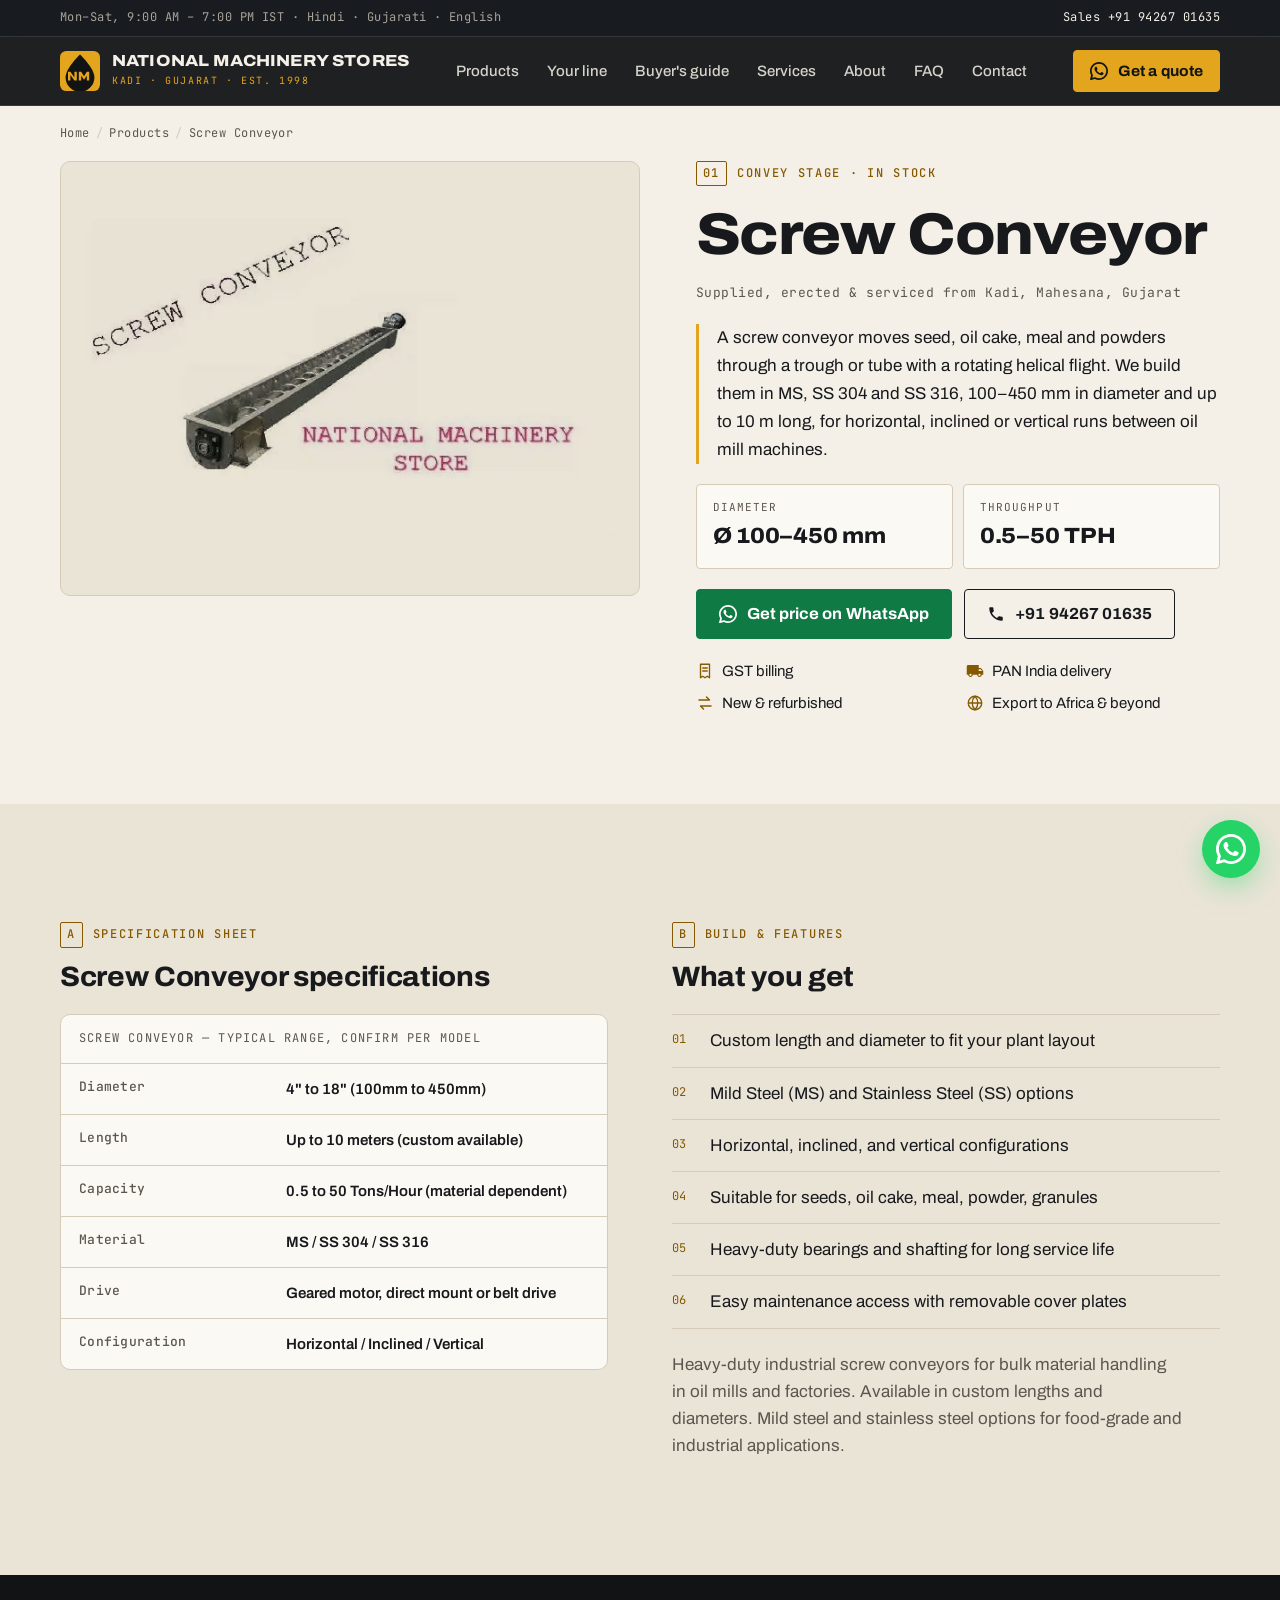
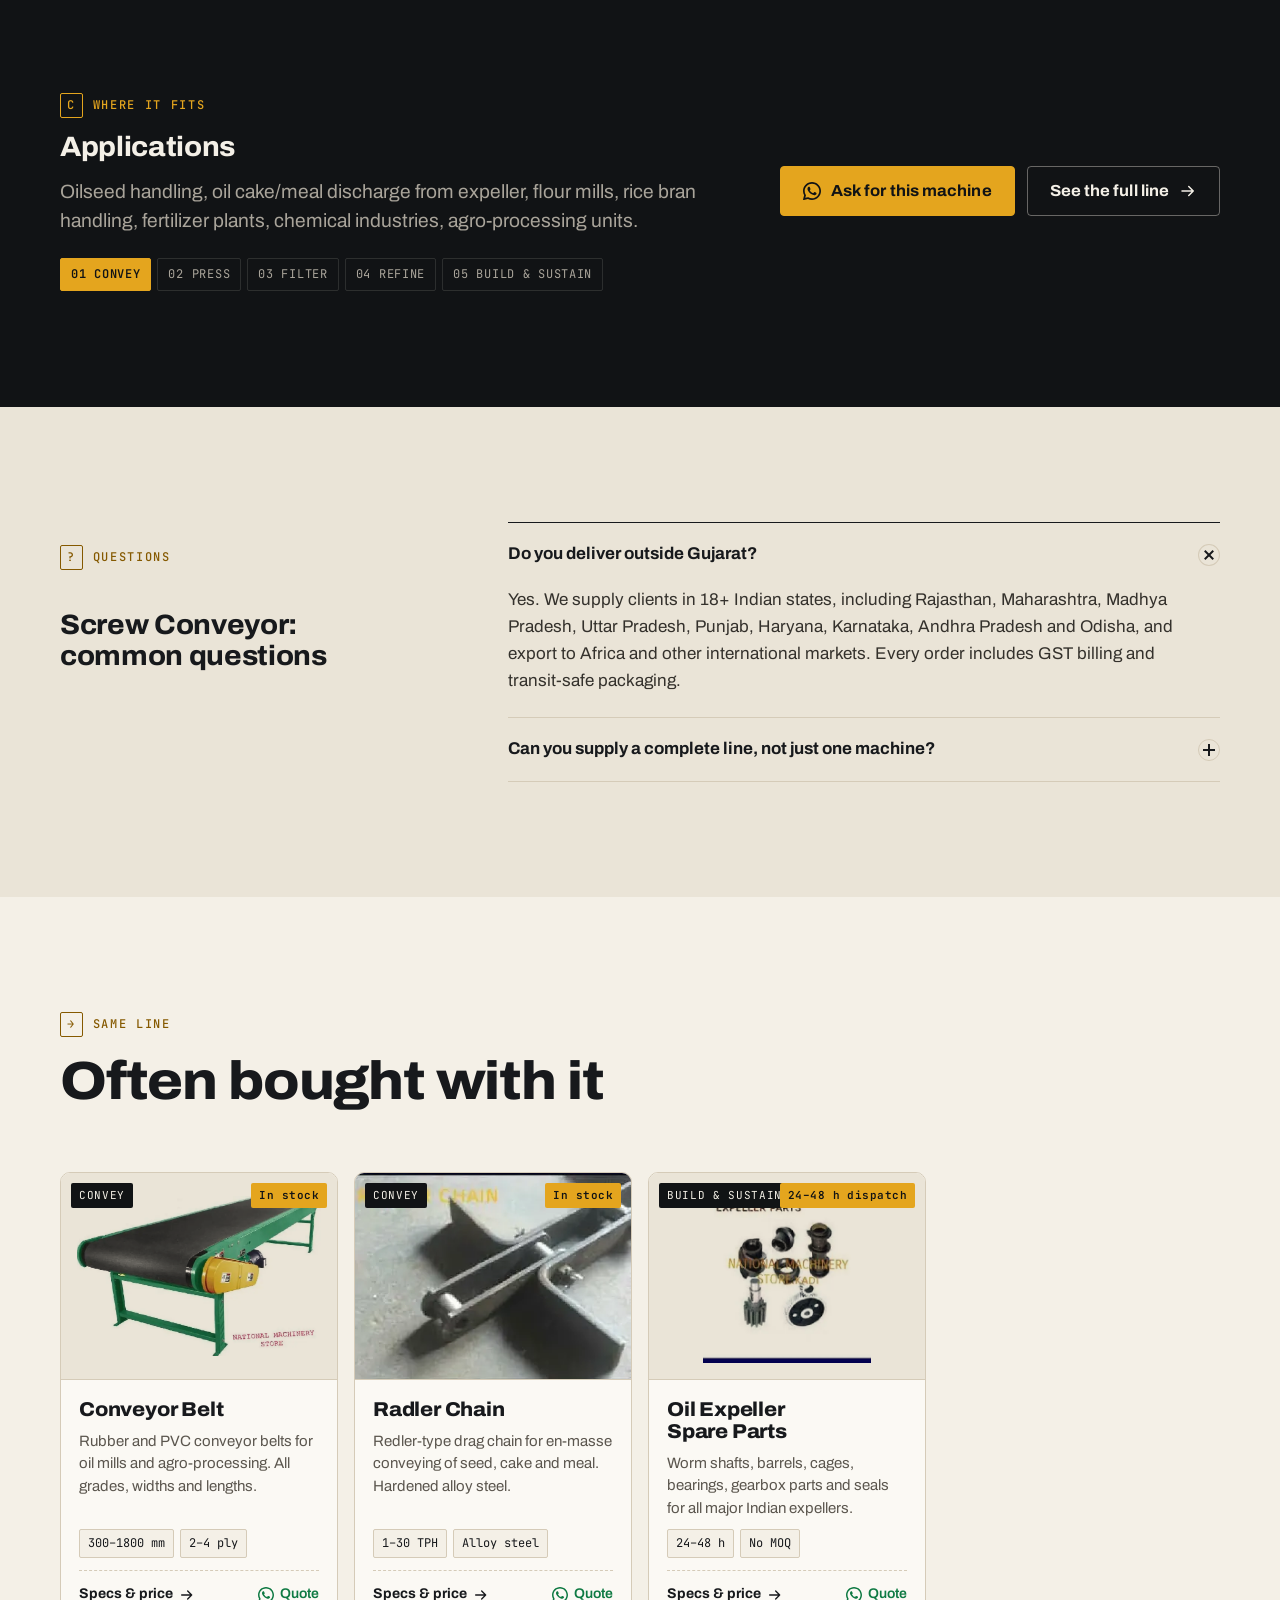
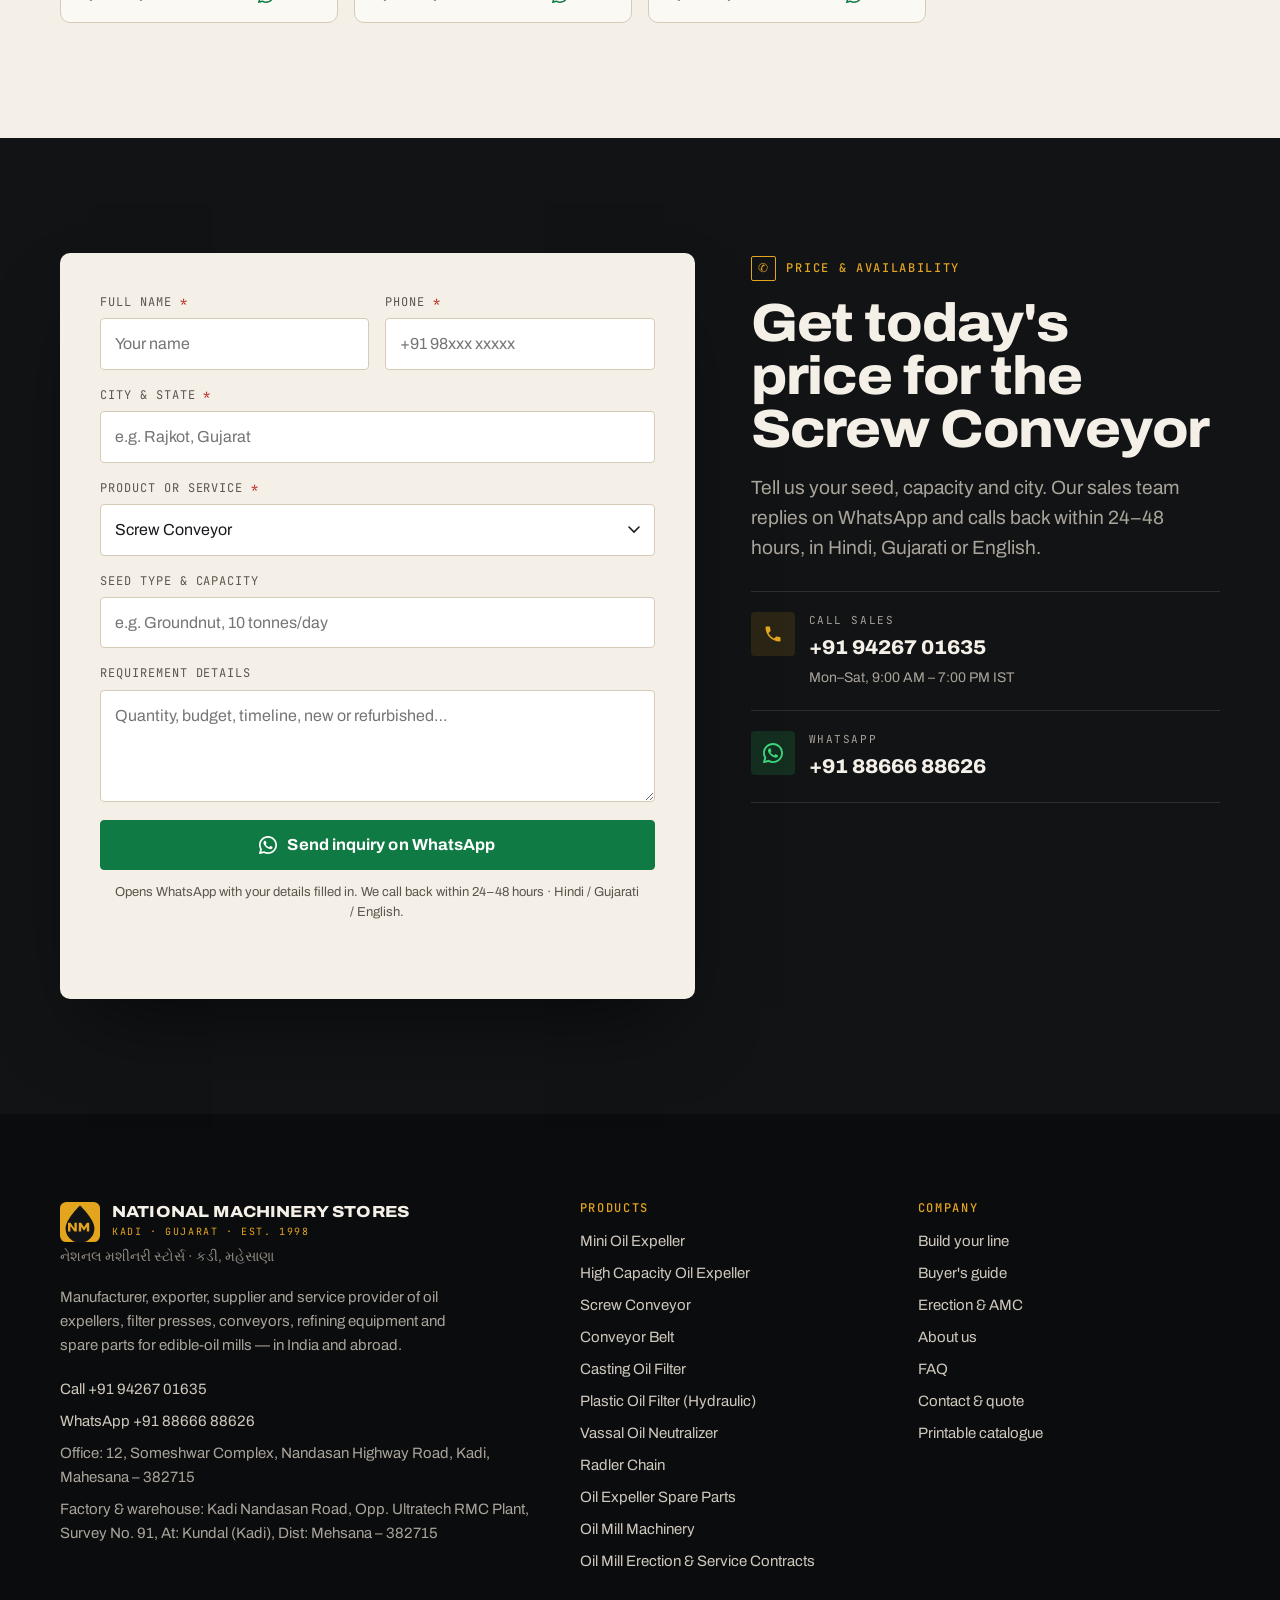
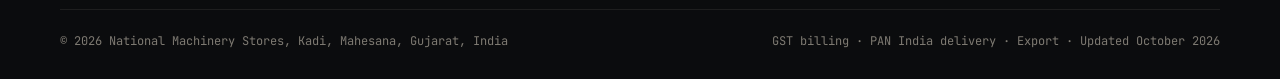
<file: products/screw-conveyor.html>
<!doctype html>
<html lang="en-IN" data-wa="918866688626">
<head>
<meta charset="utf-8">
<meta name="viewport" content="width=device-width, initial-scale=1">
<title>Screw Conveyor for Oil Mills — MS &amp; SS | Kadi, Gujarat</title>
<meta name="description" content="Screw conveyors for oilseed, oil cake and meal: 100–450 mm diameter, up to 10 m, MS / SS 304 / SS 316, horizontal, inclined or vertical. Supplier in Kadi, Mahesana.">
<link rel="canonical" href="https://nationalmachinerystores.com/products/screw-conveyor.html">
<meta name="robots" content="index, follow, max-image-preview:large">
<meta name="theme-color" content="#111315">
<meta property="og:site_name" content="National Machinery Stores">
<meta property="og:type" content="website">
<meta property="og:locale" content="en_IN">
<meta property="og:title" content="Screw Conveyor for Oil Mills — MS &amp; SS | Kadi, Gujarat">
<meta property="og:description" content="Screw conveyors for oilseed, oil cake and meal: 100–450 mm diameter, up to 10 m, MS / SS 304 / SS 316, horizontal, inclined or vertical. Supplier in Kadi, Mahesana.">
<meta property="og:url" content="https://nationalmachinerystores.com/products/screw-conveyor.html">
<meta property="og:image" content="https://nationalmachinerystores.com/images/og/screw-conveyor.jpg">
<meta property="og:image:width" content="1200">
<meta property="og:image:height" content="630">
<meta name="twitter:card" content="summary_large_image">
<meta name="twitter:title" content="Screw Conveyor for Oil Mills — MS &amp; SS | Kadi, Gujarat">
<meta name="twitter:description" content="Screw conveyors for oilseed, oil cake and meal: 100–450 mm diameter, up to 10 m, MS / SS 304 / SS 316, horizontal, inclined or vertical. Supplier in Kadi, Mahesana.">
<meta name="twitter:image" content="https://nationalmachinerystores.com/images/og/screw-conveyor.jpg">
<link rel="icon" href="../favicon.svg" type="image/svg+xml">
<link rel="icon" href="../images/brand/favicon-48.png" sizes="48x48" type="image/png">
<link rel="apple-touch-icon" href="../images/brand/apple-touch-icon.png">
<link rel="manifest" href="../site.webmanifest">
<link rel="preconnect" href="https://fonts.googleapis.com">
<link rel="preconnect" href="https://fonts.gstatic.com" crossorigin>
<link rel="stylesheet" href="https://fonts.googleapis.com/css2?family=Archivo:wdth,wght@62..125,100..900&amp;family=JetBrains+Mono:wght@400;500;600&amp;display=swap">
<link rel="stylesheet" href="../assets/css/site.css?v=cb66d561">
<link rel="preload" as="image" href="../images/products/screw-conveyor.webp" fetchpriority="high">
<script type="application/ld+json">{"@context":"https://schema.org","@graph":[{"@type":"Product","@id":"https://nationalmachinerystores.com/products/screw-conveyor.html#item","name":"Screw Conveyor","description":"A screw conveyor moves seed, oil cake, meal and powders through a trough or tube with a rotating helical flight. We build them in MS, SS 304 and SS 316, 100–450 mm in diameter and up to 10 m long, for horizontal, inclined or vertical runs between oil mill machines.","image":["https://nationalmachinerystores.com/images/products/screw-conveyor.webp"],"url":"https://nationalmachinerystores.com/products/screw-conveyor.html","category":"Oil mill machinery","additionalProperty":[{"@type":"PropertyValue","name":"Diameter","value":"4\" to 18\" (100mm to 450mm)"},{"@type":"PropertyValue","name":"Length","value":"Up to 10 meters (custom available)"},{"@type":"PropertyValue","name":"Capacity","value":"0.5 to 50 Tons/Hour (material dependent)"},{"@type":"PropertyValue","name":"Material","value":"MS / SS 304 / SS 316"},{"@type":"PropertyValue","name":"Drive","value":"Geared motor, direct mount or belt drive"},{"@type":"PropertyValue","name":"Configuration","value":"Horizontal / Inclined / Vertical"}]},{"@type":"WebPage","@id":"https://nationalmachinerystores.com/products/screw-conveyor.html#webpage","url":"https://nationalmachinerystores.com/products/screw-conveyor.html","name":"Screw Conveyor for Oil Mills — MS & SS | Kadi, Gujarat","isPartOf":{"@id":"https://nationalmachinerystores.com/#website"},"about":{"@id":"https://nationalmachinerystores.com/products/screw-conveyor.html#item"},"dateModified":"2026-10-01","inLanguage":"en-IN","breadcrumb":{"@type":"BreadcrumbList","itemListElement":[{"@type":"ListItem","position":1,"name":"Home","item":"https://nationalmachinerystores.com/"},{"@type":"ListItem","position":2,"name":"Products","item":"https://nationalmachinerystores.com/#products"},{"@type":"ListItem","position":3,"name":"Screw Conveyor","item":"https://nationalmachinerystores.com/products/screw-conveyor.html"}]}},{"@type":"BreadcrumbList","itemListElement":[{"@type":"ListItem","position":1,"name":"Home","item":"https://nationalmachinerystores.com/"},{"@type":"ListItem","position":2,"name":"Products","item":"https://nationalmachinerystores.com/#products"},{"@type":"ListItem","position":3,"name":"Screw Conveyor","item":"https://nationalmachinerystores.com/products/screw-conveyor.html"}]},{"@type":"LocalBusiness","@id":"https://nationalmachinerystores.com/#business","name":"National Machinery Stores","url":"https://nationalmachinerystores.com/","telephone":"+919426701635"},{"@type":"FAQPage","@id":"https://nationalmachinerystores.com/products/screw-conveyor.html#faq","mainEntity":[{"@type":"Question","name":"Do you deliver outside Gujarat?","acceptedAnswer":{"@type":"Answer","text":"Yes. We supply clients in 18+ Indian states, including Rajasthan, Maharashtra, Madhya Pradesh, Uttar Pradesh, Punjab, Haryana, Karnataka, Andhra Pradesh and Odisha, and export to Africa and other international markets. Every order includes GST billing and transit-safe packaging."}},{"@type":"Question","name":"Can you supply a complete line, not just one machine?","acceptedAnswer":{"@type":"Answer","text":"Yes. We supply every stage of an oil mill — conveying (screw conveyors, Radler chains, belts), pressing (expellers), filtration (casting and PP hydraulic filter presses) and refining (vassal neutralizers) — plus erection, AMC and spare parts, so one supplier is accountable for the whole line."}}]}]}</script>
</head>
<body>
<svg xmlns="http://www.w3.org/2000/svg" style="display:none" aria-hidden="true">
<symbol id="i-phone" viewBox="0 0 24 24"><path fill="currentColor" d="M6.6 10.8c1.4 2.8 3.8 5.1 6.6 6.6l2.2-2.2c.3-.3.7-.4 1-.2 1.1.4 2.3.6 3.6.6.6 0 1 .4 1 1V20c0 .6-.4 1-1 1-9.4 0-17-7.6-17-17 0-.6.4-1 1-1h3.5c.6 0 1 .4 1 1 0 1.3.2 2.5.6 3.6.1.3 0 .7-.2 1L6.6 10.8z"/></symbol>
<symbol id="i-wa" viewBox="0 0 24 24"><path fill="currentColor" d="M17.47 14.38c-.3-.15-1.76-.87-2.03-.97-.27-.1-.47-.15-.67.15-.2.3-.77.97-.94 1.16-.17.2-.35.22-.64.07-.3-.15-1.26-.46-2.39-1.47-.88-.79-1.48-1.76-1.65-2.06-.17-.3-.02-.46.13-.6.13-.14.3-.35.45-.52.15-.17.2-.3.3-.5.1-.2.05-.37-.03-.52-.07-.15-.67-1.61-.92-2.2-.24-.58-.49-.5-.67-.51h-.57c-.2 0-.52.07-.8.37-.27.3-1.04 1.02-1.04 2.48 0 1.46 1.07 2.88 1.21 3.07.15.2 2.1 3.2 5.08 4.49.71.31 1.26.49 1.7.63.71.23 1.36.2 1.87.12.57-.09 1.76-.72 2-1.41.25-.7.25-1.29.17-1.41-.07-.13-.27-.2-.57-.35z"/><path fill="currentColor" d="M12 0C5.37 0 0 5.37 0 12c0 2.1.55 4.09 1.5 5.81L.06 23.18a.75.75 0 00.93.91l5.5-1.44A11.95 11.95 0 0012 24c6.63 0 12-5.37 12-12S18.63 0 12 0zm0 21.75c-1.8 0-3.5-.49-4.95-1.35l-.36-.21-3.67.96.97-3.58-.23-.37A9.72 9.72 0 012.25 12C2.25 6.59 6.59 2.25 12 2.25S21.75 6.59 21.75 12 17.41 21.75 12 21.75z"/></symbol>
<symbol id="i-arrow" viewBox="0 0 24 24"><path fill="none" stroke="currentColor" stroke-width="2" stroke-linecap="round" stroke-linejoin="round" d="M4 12h15M13 6l6 6-6 6"/></symbol>
<symbol id="i-check" viewBox="0 0 24 24"><path fill="none" stroke="currentColor" stroke-width="2.2" stroke-linecap="round" stroke-linejoin="round" d="M4.5 12.5l4.5 4.5L19.5 6.5"/></symbol>
<symbol id="i-pin" viewBox="0 0 24 24"><path fill="currentColor" d="M12 2C8.13 2 5 5.13 5 9c0 5.25 7 13 7 13s7-7.75 7-13c0-3.87-3.13-7-7-7zm0 9.5a2.5 2.5 0 110-5 2.5 2.5 0 010 5z"/></symbol>
<symbol id="i-clock" viewBox="0 0 24 24"><g fill="none" stroke="currentColor" stroke-width="1.9" stroke-linecap="round"><circle cx="12" cy="12" r="9"/><path d="M12 7v5l3.5 2"/></g></symbol>
<symbol id="i-truck" viewBox="0 0 24 24"><path fill="currentColor" d="M20 8h-3V4H3c-1.1 0-2 .9-2 2v11h2c0 1.66 1.34 3 3 3s3-1.34 3-3h6c0 1.66 1.34 3 3 3s3-1.34 3-3h2v-5l-3-4zM6 18.5a1.5 1.5 0 110-3 1.5 1.5 0 010 3zm13.5-9l1.96 2.5H17V9.5h2.5zM18 18.5a1.5 1.5 0 110-3 1.5 1.5 0 010 3z"/></symbol>
<symbol id="i-globe" viewBox="0 0 24 24"><g fill="none" stroke="currentColor" stroke-width="1.8"><circle cx="12" cy="12" r="9"/><path d="M3 12h18M12 3c2.5 2.6 3.8 5.6 3.8 9s-1.3 6.4-3.8 9c-2.5-2.6-3.8-5.6-3.8-9S9.5 5.6 12 3z"/></g></symbol>
<symbol id="i-receipt" viewBox="0 0 24 24"><g fill="none" stroke="currentColor" stroke-width="1.8" stroke-linejoin="round"><path d="M6 3h12v18l-3-2-3 2-3-2-3 2V3z"/><path d="M9 8h6M9 12h6" stroke-linecap="round"/></g></symbol>
<symbol id="i-wrench" viewBox="0 0 24 24"><path fill="none" stroke="currentColor" stroke-width="1.8" stroke-linejoin="round" d="M14.7 6.3a4 4 0 00-5.4 5.1L3.5 17.2a1.8 1.8 0 002.5 2.5l5.8-5.8a4 4 0 005.1-5.4l-2.5 2.5-2.2-.4-.4-2.2 2.9-2.1z"/></symbol>
<symbol id="i-gear" viewBox="0 0 24 24"><g fill="none" stroke="currentColor" stroke-width="1.8"><circle cx="12" cy="12" r="3.2"/><path stroke-linecap="round" d="M12 2.8v2.6M12 18.6v2.6M21.2 12h-2.6M5.4 12H2.8M18.5 5.5l-1.8 1.8M7.3 16.7l-1.8 1.8M18.5 18.5l-1.8-1.8M7.3 7.3L5.5 5.5"/><circle cx="12" cy="12" r="6.6"/></g></symbol>
<symbol id="i-swap" viewBox="0 0 24 24"><path fill="none" stroke="currentColor" stroke-width="1.9" stroke-linecap="round" stroke-linejoin="round" d="M4 8h14l-4-4M20 16H6l4 4"/></symbol>
<symbol id="i-hammer" viewBox="0 0 24 24"><path fill="none" stroke="currentColor" stroke-width="1.8" stroke-linejoin="round" d="M13 7l4 4M9.5 3.5l6 6-2.5 2.5-6-6zM11.5 10.5L4 18a1.4 1.4 0 002 2l7.5-7.5"/></symbol>
<symbol id="i-bolt" viewBox="0 0 24 24"><path fill="currentColor" d="M13 2L4 14h6l-1 8 9-12h-6l1-8z"/></symbol>
<symbol id="i-menu" viewBox="0 0 24 24"><path fill="none" stroke="currentColor" stroke-width="2" stroke-linecap="round" d="M4 7h16M4 12h16M4 17h10"/></symbol>
<symbol id="i-close" viewBox="0 0 24 24"><path fill="none" stroke="currentColor" stroke-width="2" stroke-linecap="round" d="M6 6l12 12M18 6L6 18"/></symbol>
<symbol id="i-star" viewBox="0 0 24 24"><path fill="currentColor" d="M12 2l3.09 6.26L22 9.27l-5 4.87 1.18 6.88L12 17.77l-6.18 3.25L7 14.14 2 9.27l6.91-1.01L12 2z"/></symbol>
</svg>
<a class="skip" href="#main">Skip to content</a>
<div class="util">
  <div class="wrap">
    <span>Mon–Sat, 9:00 AM – 7:00 PM IST<span class="util-langs"> · Hindi · Gujarati · English</span></span>
    <a href="tel:+919426701635">Sales +91 94267 01635</a>
  </div>
</div>
<header class="header">
  <div class="wrap">
    <a class="brand" href="../" aria-label="National Machinery Stores — home">
      <svg viewBox="0 0 100 100" xmlns="http://www.w3.org/2000/svg" role="img" aria-label="National Machinery Stores logo"><rect width="100" height="100" rx="16" fill="#E4A51E"/><path d="M50 9C50 9 14 43 14 66a36 36 0 0072 0C86 43 50 9 50 9z" fill="#111315"/><polygon points="20,52 26,52 36,66 36,52 42,52 42,74 36,74 26,60 26,74 20,74" fill="#E4A51E"/><polygon points="47,52 53,52 60,63 67,52 73,52 73,74 67,74 67,62 60,72 53,62 53,74 47,74" fill="#E4A51E"/></svg>
      <span><span class="brand-name">National Machinery Stores</span><span class="brand-sub">Kadi · Gujarat · Est. 1998</span></span>
    </a>
    <nav class="nav" aria-label="Primary"><a href="../#products">Products</a><a href="../#line">Your line</a><a href="../#guide">Buyer&#x27;s guide</a><a href="../#services">Services</a><a href="../#about">About</a><a href="../#faq">FAQ</a><a href="../#contact">Contact</a></nav>
    <a class="btn btn--sm header-cta" href="https://wa.me/918866688626?text=Hello%20National%20Machinery%20Stores%2C%20I%20need%20a%20quote." target="_blank" rel="noopener"><svg aria-hidden="true" focusable="false"><use href="#i-wa"/></svg>Get a quote</a>
    <button class="menu-btn" type="button" data-open-drawer aria-controls="drawer" aria-expanded="false" aria-label="Open menu"><svg aria-hidden="true" focusable="false"><use href="#i-menu"/></svg></button>
  </div>
</header>
<div class="drawer" id="drawer" aria-hidden="true" role="dialog" aria-label="Menu">
  <div class="drawer-top">
    <span class="brand-sub">Menu</span>
    <button class="menu-btn" type="button" data-close-drawer aria-label="Close menu"><svg aria-hidden="true" focusable="false"><use href="#i-close"/></svg></button>
  </div>
  <nav aria-label="Mobile"><a href="../#products">Products</a><a href="../#line">Your line</a><a href="../#guide">Buyer&#x27;s guide</a><a href="../#services">Services</a><a href="../#about">About</a><a href="../#faq">FAQ</a><a href="../#contact">Contact</a></nav>
  <div class="btn-row">
    <a class="btn" href="tel:+919426701635"><svg aria-hidden="true" focusable="false"><use href="#i-phone"/></svg>Call</a>
    <a class="btn btn--wa" href="https://wa.me/918866688626?text=Hello%20National%20Machinery%20Stores%2C%20I%20need%20a%20quote." target="_blank" rel="noopener"><svg aria-hidden="true" focusable="false"><use href="#i-wa"/></svg>WhatsApp</a>
  </div>
</div>
<main id="main">
  <div class="wrap">
    <nav class="crumbs" aria-label="Breadcrumb"><ol><li><a href="../">Home</a></li><li><a href="../#products">Products</a></li><li aria-current="page">Screw Conveyor</li></ol></nav>
    <div class="p-hero">
      <div class="gallery">
        <div class="gallery-main fit-contain"><img data-gallery-main src="../images/products/screw-conveyor.webp" alt="Tubular screw conveyor with inlet and discharge for oil mill material handling" width="592" height="357" fetchpriority="high" decoding="async"></div>
        
      </div>
      <div class="p-info">
        <span class="eyebrow"><span class="idx">01</span> Convey stage · In stock</span>
        <h1>Screw Conveyor</h1>
        <p class="sub">Supplied, erected &amp; serviced from Kadi, Mahesana, Gujarat</p>
        <p class="answer">A screw conveyor moves seed, oil cake, meal and powders through a trough or tube with a rotating helical flight. We build them in MS, SS 304 and SS 316, 100–450 mm in diameter and up to 10 m long, for horizontal, inclined or vertical runs between oil mill machines.</p>
        <dl class="keyspecs"><div><dt>Diameter</dt><dd>Ø 100–450 mm</dd></div><div><dt>Throughput</dt><dd>0.5–50 TPH</dd></div></dl>
        <div class="btn-row">
          <a class="btn btn--wa" href="https://wa.me/918866688626?text=Hello%20National%20Machinery%20Stores%2C%20I%20need%20price%20and%20availability%20for%3A%20Screw%20Conveyor." target="_blank" rel="noopener"><svg aria-hidden="true" focusable="false"><use href="#i-wa"/></svg>Get price on WhatsApp</a>
          <a class="btn btn--line" href="tel:+919426701635"><svg aria-hidden="true" focusable="false"><use href="#i-phone"/></svg>+91 94267 01635</a>
        </div>
        <ul class="assure">
          <li><svg aria-hidden="true" focusable="false"><use href="#i-receipt"/></svg>GST billing</li>
          <li><svg aria-hidden="true" focusable="false"><use href="#i-truck"/></svg>PAN India delivery</li>
          <li><svg aria-hidden="true" focusable="false"><use href="#i-swap"/></svg>New &amp; refurbished</li>
          <li><svg aria-hidden="true" focusable="false"><use href="#i-globe"/></svg>Export to Africa &amp; beyond</li>
        </ul>
      </div>
    </div>
  </div>

  <section class="section on-paper-2" aria-labelledby="spec-h">
    <div class="wrap p-body">
      <div>
        <span class="eyebrow"><span class="idx">A</span> Specification sheet</span>
        <h2 class="h-sub" id="spec-h" style="margin:14px 0 22px">Screw Conveyor specifications</h2>
        <div class="table-wrap"><table class="spec spec--kv"><caption>Screw Conveyor — typical range, confirm per model</caption><tbody><tr><th scope="row">Diameter</th><td>4&quot; to 18&quot; (100mm to 450mm)</td></tr><tr><th scope="row">Length</th><td>Up to 10 meters (custom available)</td></tr><tr><th scope="row">Capacity</th><td>0.5 to 50 Tons/Hour (material dependent)</td></tr><tr><th scope="row">Material</th><td>MS / SS 304 / SS 316</td></tr><tr><th scope="row">Drive</th><td>Geared motor, direct mount or belt drive</td></tr><tr><th scope="row">Configuration</th><td>Horizontal / Inclined / Vertical</td></tr></tbody></table></div>
      </div>
      <div>
        <span class="eyebrow"><span class="idx">B</span> Build &amp; features</span>
        <h2 class="h-sub" style="margin:14px 0 22px">What you get</h2>
        <ul class="features"><li><span>01</span>Custom length and diameter to fit your plant layout</li><li><span>02</span>Mild Steel (MS) and Stainless Steel (SS) options</li><li><span>03</span>Horizontal, inclined, and vertical configurations</li><li><span>04</span>Suitable for seeds, oil cake, meal, powder, granules</li><li><span>05</span>Heavy-duty bearings and shafting for long service life</li><li><span>06</span>Easy maintenance access with removable cover plates</li></ul>
        <p class="muted" style="margin-top:22px">Heavy-duty industrial screw conveyors for bulk material handling in oil mills and factories. Available in custom lengths and diameters. Mild steel and stainless steel options for food-grade and industrial applications.</p>
      </div>
    </div>
  </section>

  <section class="section on-ink" aria-labelledby="app-h">
    <div class="wrap">
      <div class="cta-band">
        <div>
          <span class="eyebrow"><span class="idx">C</span> Where it fits</span>
          <h2 class="h-sub" id="app-h" style="margin:14px 0 14px">Applications</h2>
          <p class="lede">Oilseed handling, oil cake/meal discharge from expeller, flour mills, rice bran handling, fertilizer plants, chemical industries, agro-processing units.</p>
          <ul class="mini-line" style="margin-top:22px" aria-label="Oil mill line stages"><li class="is-here">01 Convey</li><li class="">02 Press</li><li class="">03 Filter</li><li class="">04 Refine</li><li class="">05 Build &amp; sustain</li></ul>
        </div>
        <div class="btn-row">
          <a class="btn" href="https://wa.me/918866688626?text=Hello%20National%20Machinery%20Stores%2C%20I%20need%20price%20and%20availability%20for%3A%20Screw%20Conveyor." target="_blank" rel="noopener"><svg aria-hidden="true" focusable="false"><use href="#i-wa"/></svg>Ask for this machine</a>
          <a class="btn btn--ghost" href="../#line">See the full line <svg aria-hidden="true" focusable="false"><use href="#i-arrow"/></svg></a>
        </div>
      </div>
    </div>
  </section>

  <section class="section on-paper-2" aria-labelledby="pf-h">
  <div class="wrap faq">
    <div class="section-head"><span class="eyebrow"><span class="idx">?</span> Questions</span><h2 class="h-sub" id="pf-h">Screw Conveyor: common questions</h2></div>
    <div class="faq-list"><details open><summary>Do you deliver outside Gujarat?</summary><div><p>Yes. We supply clients in 18+ Indian states, including Rajasthan, Maharashtra, Madhya Pradesh, Uttar Pradesh, Punjab, Haryana, Karnataka, Andhra Pradesh and Odisha, and export to Africa and other international markets. Every order includes GST billing and transit-safe packaging.</p></div></details>
<details><summary>Can you supply a complete line, not just one machine?</summary><div><p>Yes. We supply every stage of an oil mill — conveying (screw conveyors, Radler chains, belts), pressing (expellers), filtration (casting and PP hydraulic filter presses) and refining (vassal neutralizers) — plus erection, AMC and spare parts, so one supplier is accountable for the whole line.</p></div></details></div>
  </div>
</section>

  <section class="section" aria-labelledby="rel-h">
    <div class="wrap">
      <div class="section-head"><span class="eyebrow"><span class="idx">→</span> Same line</span><h2 class="h-section" id="rel-h">Often bought with it</h2></div>
      <div class="grid-cards"><article class="card rv" data-stage="convey">
  <div class="card-media fit-contain">
    <span class="card-tag">Convey</span><span class="card-badge">In stock</span>
    <img src="../images/products/conveyor-belt.webp" alt="Flat belt conveyor on a green steel frame with geared motor drive" width="800" height="523" loading="lazy" decoding="async">
  </div>
  <div class="card-body">
    <h3><a href="../products/conveyor-belt.html">Conveyor Belt</a></h3>
    <p>Rubber and PVC conveyor belts for oil mills and agro-processing. All grades, widths and lengths.</p>
    <div class="specs-inline"><span class="spec-pill">300–1800 mm</span><span class="spec-pill">2–4 ply</span></div>
    <div class="card-foot"><span class="card-cta">Specs &amp; price <svg aria-hidden="true" focusable="false"><use href="#i-arrow"/></svg></span><a class="wa-mini" href="https://wa.me/918866688626?text=Hello%20National%20Machinery%20Stores%2C%20I%20need%20price%20and%20availability%20for%3A%20Conveyor%20Belt." target="_blank" rel="noopener"><svg aria-hidden="true" focusable="false"><use href="#i-wa"/></svg>Quote</a></div>
  </div>
</article><article class="card rv" data-stage="convey">
  <div class="card-media fit-cover">
    <span class="card-tag">Convey</span><span class="card-badge">In stock</span>
    <img src="../images/products/radler-chain.webp" alt="Forged alloy-steel Radler chain link with drag flight" width="370" height="306" loading="lazy" decoding="async">
  </div>
  <div class="card-body">
    <h3><a href="../products/radler-chain.html">Radler Chain</a></h3>
    <p>Redler-type drag chain for en-masse conveying of seed, cake and meal. Hardened alloy steel.</p>
    <div class="specs-inline"><span class="spec-pill">1–30 TPH</span><span class="spec-pill">Alloy steel</span></div>
    <div class="card-foot"><span class="card-cta">Specs &amp; price <svg aria-hidden="true" focusable="false"><use href="#i-arrow"/></svg></span><a class="wa-mini" href="https://wa.me/918866688626?text=Hello%20National%20Machinery%20Stores%2C%20I%20need%20price%20and%20availability%20for%3A%20Radler%20Chain." target="_blank" rel="noopener"><svg aria-hidden="true" focusable="false"><use href="#i-wa"/></svg>Quote</a></div>
  </div>
</article><article class="card rv" data-stage="sustain">
  <div class="card-media fit-contain">
    <span class="card-tag">Build &amp; sustain</span><span class="card-badge">24–48 h dispatch</span>
    <img src="../images/products/oil-expeller-spare-parts.webp" alt="Oil expeller spare parts: worm shaft, gear, bearing housing and coupling" width="369" height="384" loading="lazy" decoding="async">
  </div>
  <div class="card-body">
    <h3><a href="../products/oil-expeller-spare-parts.html">Oil Expeller Spare Parts</a></h3>
    <p>Worm shafts, barrels, cages, bearings, gearbox parts and seals for all major Indian expellers.</p>
    <div class="specs-inline"><span class="spec-pill">24–48 h</span><span class="spec-pill">No MOQ</span></div>
    <div class="card-foot"><span class="card-cta">Specs &amp; price <svg aria-hidden="true" focusable="false"><use href="#i-arrow"/></svg></span><a class="wa-mini" href="https://wa.me/918866688626?text=Hello%20National%20Machinery%20Stores%2C%20I%20need%20price%20and%20availability%20for%3A%20Oil%20Expeller%20Spare%20Parts." target="_blank" rel="noopener"><svg aria-hidden="true" focusable="false"><use href="#i-wa"/></svg>Quote</a></div>
  </div>
</article></div>
    </div>
  </section>

  <section class="section on-ink" id="contact" aria-labelledby="pc-h">
    <div class="wrap contact">
      <form class="form-card" data-wa-form novalidate>
        <div class="form-grid">
          <div class="field"><label for="f-name">Full name <span class="req">*</span></label><input class="input" id="f-name" name="name" autocomplete="name" required placeholder="Your name"></div>
          <div class="field"><label for="f-phone">Phone <span class="req">*</span></label><input class="input" id="f-phone" name="phone" type="tel" autocomplete="tel" inputmode="tel" required placeholder="+91 98xxx xxxxx"></div>
          <div class="field full"><label for="f-city">City &amp; state <span class="req">*</span></label><input class="input" id="f-city" name="city" autocomplete="address-level2" required placeholder="e.g. Rajkot, Gujarat"></div>
          <div class="field full"><label for="f-product">Product or service <span class="req">*</span></label><select class="input" id="f-product" name="product" required><option value="">Select product or service</option>
<option>Mini Oil Expeller</option>
<option>High Capacity Oil Expeller</option>
<option selected>Screw Conveyor</option>
<option>Conveyor Belt</option>
<option>Casting Oil Filter</option>
<option>Plastic Oil Filter (Hydraulic)</option>
<option>Vassal Oil Neutralizer</option>
<option>Radler Chain</option>
<option>Oil Expeller Spare Parts</option>
<option>Oil Mill Machinery</option>
<option>Oil Mill Erection &amp; Service Contracts</option>
<option>Complete oil mill plant (turnkey)</option>
<option>Used / refurbished machinery</option>
<option>Sell my machinery (commission agent)</option>
<option>AMC — Annual Maintenance Contract</option>
<option value="Other">Other — please specify</option></select></div>
          <div class="field full" data-other hidden><label for="f-other">What are you looking for?</label><input class="input" id="f-other" name="other" placeholder="Describe the machine or part"></div>
          <div class="field full"><label for="f-capacity">Seed type &amp; capacity</label><input class="input" id="f-capacity" name="capacity" placeholder="e.g. Groundnut, 10 tonnes/day"></div>
          <div class="field full"><label for="f-message">Requirement details</label><textarea class="input" id="f-message" name="message" rows="3" placeholder="Quantity, budget, timeline, new or refurbished…"></textarea></div>
        </div>
        <button class="btn btn--wa btn--block" type="submit" style="margin-top:18px"><svg aria-hidden="true" focusable="false"><use href="#i-wa"/></svg>Send inquiry on WhatsApp</button>
        <p class="form-note">Opens WhatsApp with your details filled in. We call back within 24–48 hours · Hindi / Gujarati / English.</p>
        <p class="form-status" role="status" aria-live="polite"></p>
      </form>
      <div>
        <span class="eyebrow"><span class="idx">✆</span> Price &amp; availability</span>
        <h2 class="h-section" id="pc-h" style="margin:16px 0 18px">Get today's price for the Screw Conveyor</h2>
        <p class="lede">Tell us your seed, capacity and city. Our sales team replies on WhatsApp and calls back within 24–48 hours, in Hindi, Gujarati or English.</p>
        <div class="channels" style="margin-top:28px">
          <div class="channel"><span class="ic"><svg aria-hidden="true" focusable="false"><use href="#i-phone"/></svg></span><div><div class="k">Call sales</div><a class="v" href="tel:+919426701635">+91 94267 01635</a><div class="sm">Mon–Sat, 9:00 AM – 7:00 PM IST</div></div></div>
          <div class="channel"><span class="ic wa"><svg aria-hidden="true" focusable="false"><use href="#i-wa"/></svg></span><div><div class="k">WhatsApp</div><a class="v" href="https://wa.me/918866688626" target="_blank" rel="noopener">+91 88666 88626</a></div></div>
        </div>
      </div>
    </div>
  </section>
</main>
<footer class="footer">
  <div class="wrap">
    <div class="footer-grid">
      <div>
        <a class="brand" href="../"><svg viewBox="0 0 100 100" xmlns="http://www.w3.org/2000/svg" role="img" aria-label="National Machinery Stores logo"><rect width="100" height="100" rx="16" fill="#E4A51E"/><path d="M50 9C50 9 14 43 14 66a36 36 0 0072 0C86 43 50 9 50 9z" fill="#111315"/><polygon points="20,52 26,52 36,66 36,52 42,52 42,74 36,74 26,60 26,74 20,74" fill="#E4A51E"/><polygon points="47,52 53,52 60,63 67,52 73,52 73,74 67,74 67,62 60,72 53,62 53,74 47,74" fill="#E4A51E"/></svg><span><span class="brand-name" style="color:#F4F0E7">National Machinery Stores</span><span class="brand-sub">Kadi · Gujarat · Est. 1998</span></span></a>
        <p class="footer-gu" lang="gu">નેશનલ મશીનરી સ્ટોર્સ · કડી, મહેસાણા</p>
        <p class="about-txt">Manufacturer, exporter, supplier and service provider of oil expellers, filter presses, conveyors, refining equipment and spare parts for edible-oil mills — in India and abroad.</p>
        <ul>
          <li><a href="tel:+919426701635">Call +91 94267 01635</a></li>
          <li><a href="https://wa.me/918866688626" target="_blank" rel="noopener">WhatsApp +91 88666 88626</a></li>
          <li>Office: 12, Someshwar Complex, Nandasan Highway Road, Kadi, Mahesana – 382715</li>
          <li>Factory &amp; warehouse: Kadi Nandasan Road, Opp. Ultratech RMC Plant, Survey No. 91, At: Kundal (Kadi), Dist: Mehsana – 382715</li>
        </ul>
      </div>
      <div>
        <h2>Products</h2>
        <ul><li><a href="../products/mini-oil-expeller.html">Mini Oil Expeller</a></li><li><a href="../products/high-capacity-oil-expeller.html">High Capacity Oil Expeller</a></li><li><a href="../products/screw-conveyor.html">Screw Conveyor</a></li><li><a href="../products/conveyor-belt.html">Conveyor Belt</a></li><li><a href="../products/casting-oil-filter.html">Casting Oil Filter</a></li><li><a href="../products/plastic-oil-filter-hydraulic.html">Plastic Oil Filter (Hydraulic)</a></li><li><a href="../products/vassal-oil-neutralizer.html">Vassal Oil Neutralizer</a></li><li><a href="../products/radler-chain.html">Radler Chain</a></li><li><a href="../products/oil-expeller-spare-parts.html">Oil Expeller Spare Parts</a></li><li><a href="../products/oil-mill-machinery.html">Oil Mill Machinery</a></li><li><a href="../products/oil-mill-erection-service.html">Oil Mill Erection &amp; Service Contracts</a></li></ul>
      </div>
      <div>
        <h2>Company</h2>
        <ul>
          <li><a href="../#line">Build your line</a></li>
          <li><a href="../#guide">Buyer's guide</a></li>
          <li><a href="../#services">Erection &amp; AMC</a></li>
          <li><a href="../#about">About us</a></li>
          <li><a href="../#faq">FAQ</a></li>
          <li><a href="../#contact">Contact &amp; quote</a></li>
          <li><a href="../catalogue.html">Printable catalogue</a></li>
        </ul>
      </div>
    </div>
    <div class="footer-base">
      <span>© <span data-year>2026</span> National Machinery Stores, Kadi, Mahesana, Gujarat, India</span>
      <span>GST billing · PAN India delivery · Export · Updated October 2026</span>
    </div>
  </div>
</footer>
<a class="fab-wa" href="https://wa.me/918866688626?text=Hello%20National%20Machinery%20Stores%2C%20I%20need%20price%20and%20availability%20for%3A%20Screw%20Conveyor." target="_blank" rel="noopener" aria-label="Chat on WhatsApp"><svg aria-hidden="true" focusable="false"><use href="#i-wa"/></svg></a>
<div class="actionbar" role="navigation" aria-label="Quick contact">
  <a class="btn btn--sm" href="tel:+919426701635"><svg aria-hidden="true" focusable="false"><use href="#i-phone"/></svg>Call now</a>
  <a class="btn btn--sm btn--wa" href="https://wa.me/918866688626?text=Hello%20National%20Machinery%20Stores%2C%20I%20need%20price%20and%20availability%20for%3A%20Screw%20Conveyor." target="_blank" rel="noopener"><svg aria-hidden="true" focusable="false"><use href="#i-wa"/></svg>WhatsApp</a>
</div>
<script src="../assets/js/site.js?v=c3ecb298" defer></script>
</body>
</html>
</file>
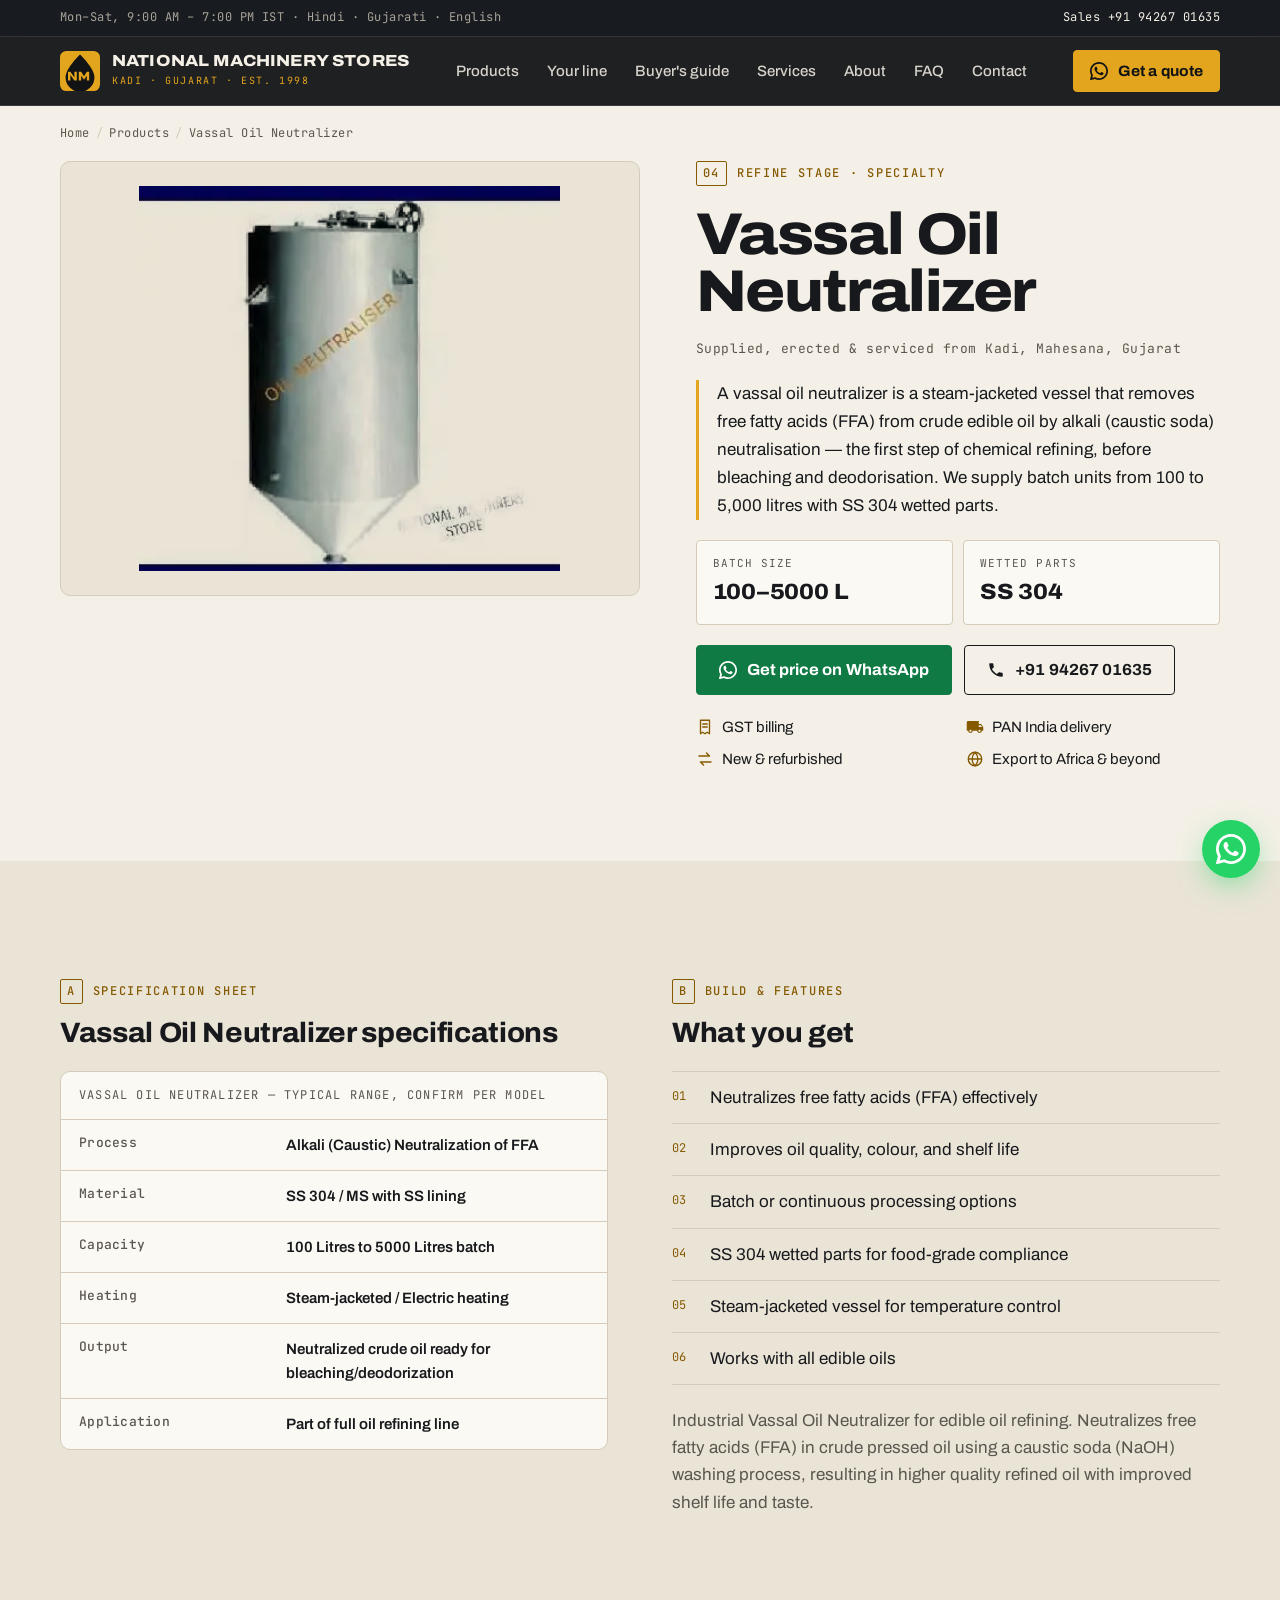
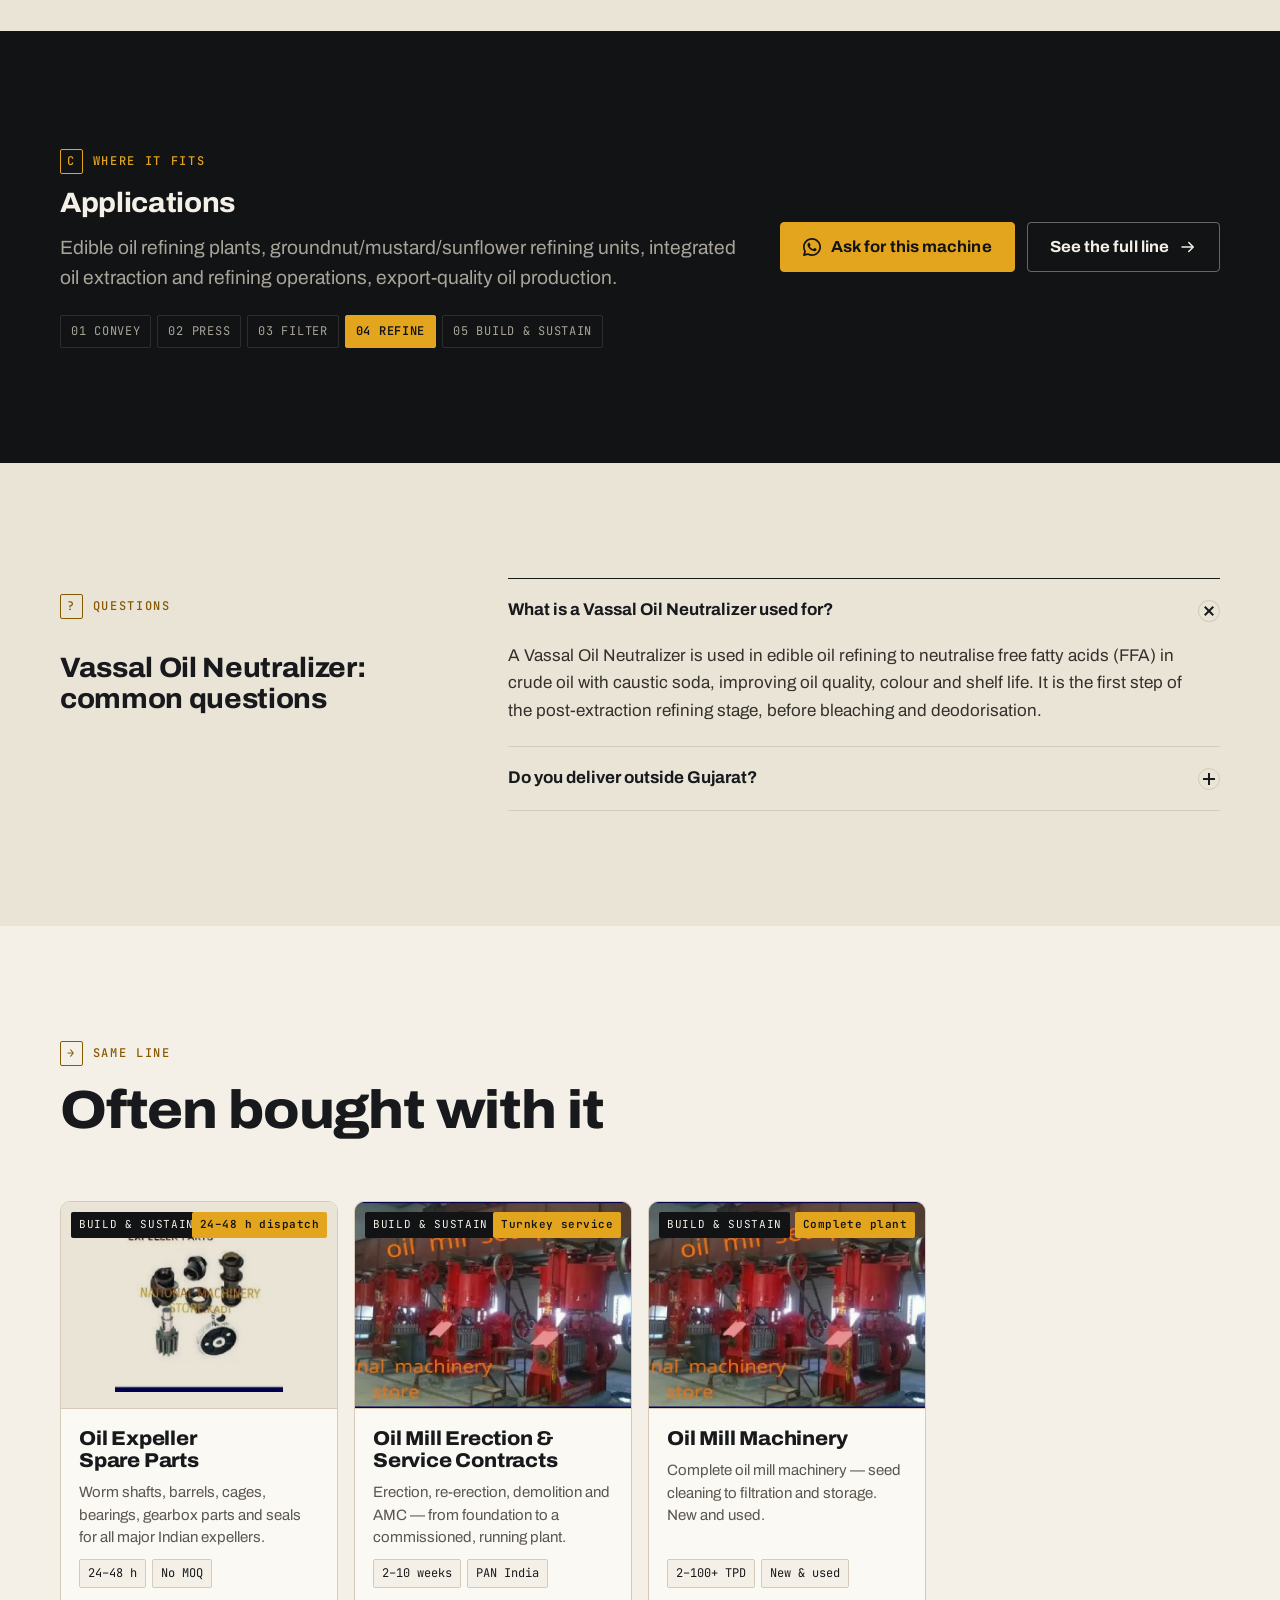
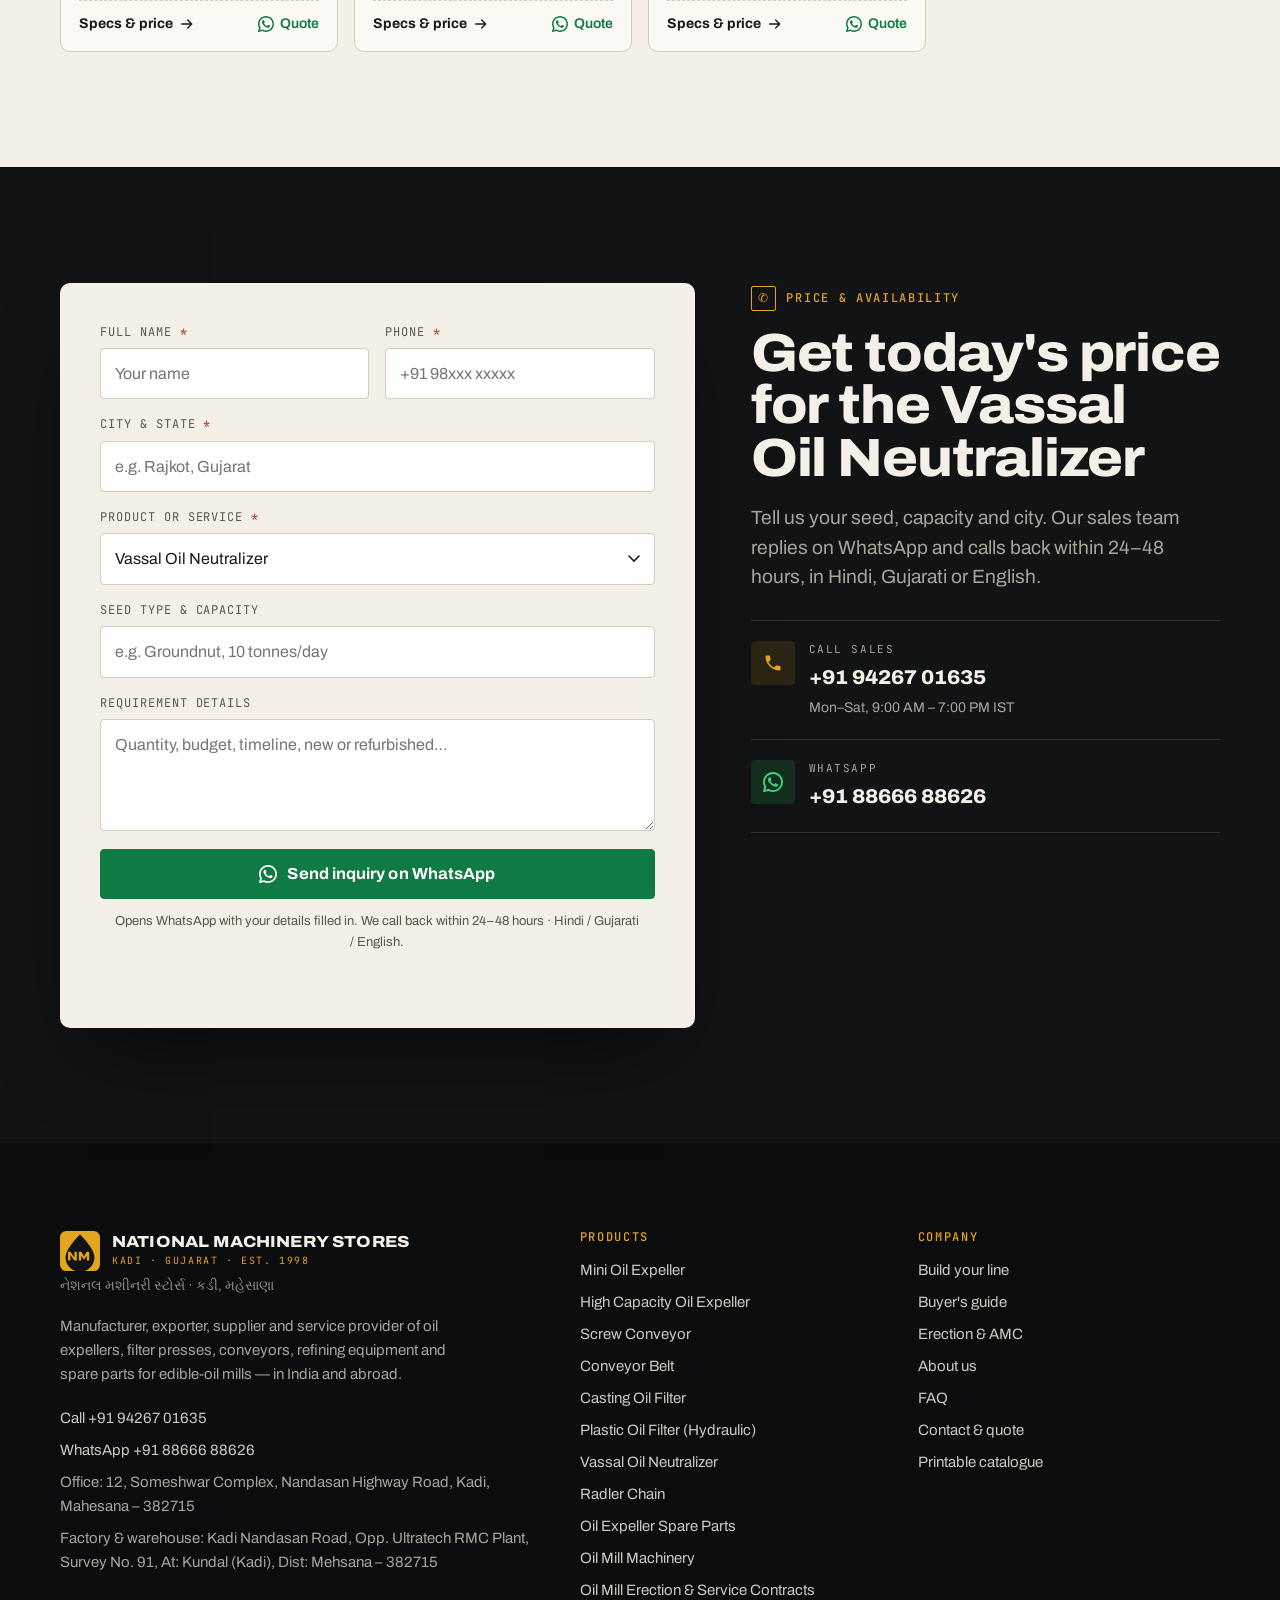
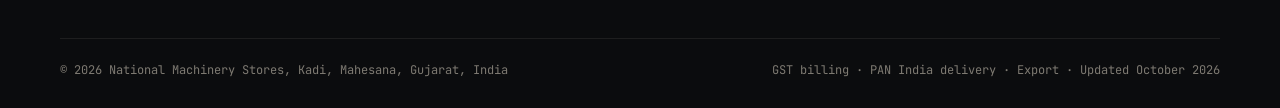
<file: products/vassal-oil-neutralizer.html>
<!doctype html>
<html lang="en-IN" data-wa="918866688626">
<head>
<meta charset="utf-8">
<meta name="viewport" content="width=device-width, initial-scale=1">
<title>Vassal Oil Neutralizer for Edible Oil Refining | Gujarat</title>
<meta name="description" content="Vassal oil neutralizer for alkali neutralisation of free fatty acids (FFA): 100–5000 L batch, SS 304 wetted parts, steam-jacketed or electric heating. Kadi, Gujarat.">
<link rel="canonical" href="https://nationalmachinerystores.com/products/vassal-oil-neutralizer.html">
<meta name="robots" content="index, follow, max-image-preview:large">
<meta name="theme-color" content="#111315">
<meta property="og:site_name" content="National Machinery Stores">
<meta property="og:type" content="website">
<meta property="og:locale" content="en_IN">
<meta property="og:title" content="Vassal Oil Neutralizer for Edible Oil Refining | Gujarat">
<meta property="og:description" content="Vassal oil neutralizer for alkali neutralisation of free fatty acids (FFA): 100–5000 L batch, SS 304 wetted parts, steam-jacketed or electric heating. Kadi, Gujarat.">
<meta property="og:url" content="https://nationalmachinerystores.com/products/vassal-oil-neutralizer.html">
<meta property="og:image" content="https://nationalmachinerystores.com/images/og/vassal-oil-neutralizer.jpg">
<meta property="og:image:width" content="1200">
<meta property="og:image:height" content="630">
<meta name="twitter:card" content="summary_large_image">
<meta name="twitter:title" content="Vassal Oil Neutralizer for Edible Oil Refining | Gujarat">
<meta name="twitter:description" content="Vassal oil neutralizer for alkali neutralisation of free fatty acids (FFA): 100–5000 L batch, SS 304 wetted parts, steam-jacketed or electric heating. Kadi, Gujarat.">
<meta name="twitter:image" content="https://nationalmachinerystores.com/images/og/vassal-oil-neutralizer.jpg">
<link rel="icon" href="../favicon.svg" type="image/svg+xml">
<link rel="icon" href="../images/brand/favicon-48.png" sizes="48x48" type="image/png">
<link rel="apple-touch-icon" href="../images/brand/apple-touch-icon.png">
<link rel="manifest" href="../site.webmanifest">
<link rel="preconnect" href="https://fonts.googleapis.com">
<link rel="preconnect" href="https://fonts.gstatic.com" crossorigin>
<link rel="stylesheet" href="https://fonts.googleapis.com/css2?family=Archivo:wdth,wght@62..125,100..900&amp;family=JetBrains+Mono:wght@400;500;600&amp;display=swap">
<link rel="stylesheet" href="../assets/css/site.css?v=cb66d561">
<link rel="preload" as="image" href="../images/products/vassal-oil-neutralizer.webp" fetchpriority="high">
<script type="application/ld+json">{"@context":"https://schema.org","@graph":[{"@type":"Product","@id":"https://nationalmachinerystores.com/products/vassal-oil-neutralizer.html#item","name":"Vassal Oil Neutralizer","description":"A vassal oil neutralizer is a steam-jacketed vessel that removes free fatty acids (FFA) from crude edible oil by alkali (caustic soda) neutralisation — the first step of chemical refining, before bleaching and deodorisation. We supply batch units from 100 to 5,000 litres with SS 304 wetted parts.","image":["https://nationalmachinerystores.com/images/products/vassal-oil-neutralizer.webp"],"url":"https://nationalmachinerystores.com/products/vassal-oil-neutralizer.html","category":"Oil mill machinery","additionalProperty":[{"@type":"PropertyValue","name":"Process","value":"Alkali (Caustic) Neutralization of FFA"},{"@type":"PropertyValue","name":"Material","value":"SS 304 / MS with SS lining"},{"@type":"PropertyValue","name":"Capacity","value":"100 Litres to 5000 Litres batch"},{"@type":"PropertyValue","name":"Heating","value":"Steam-jacketed / Electric heating"},{"@type":"PropertyValue","name":"Output","value":"Neutralized crude oil ready for bleaching/deodorization"},{"@type":"PropertyValue","name":"Application","value":"Part of full oil refining line"}]},{"@type":"WebPage","@id":"https://nationalmachinerystores.com/products/vassal-oil-neutralizer.html#webpage","url":"https://nationalmachinerystores.com/products/vassal-oil-neutralizer.html","name":"Vassal Oil Neutralizer for Edible Oil Refining | Gujarat","isPartOf":{"@id":"https://nationalmachinerystores.com/#website"},"about":{"@id":"https://nationalmachinerystores.com/products/vassal-oil-neutralizer.html#item"},"dateModified":"2026-10-01","inLanguage":"en-IN","breadcrumb":{"@type":"BreadcrumbList","itemListElement":[{"@type":"ListItem","position":1,"name":"Home","item":"https://nationalmachinerystores.com/"},{"@type":"ListItem","position":2,"name":"Products","item":"https://nationalmachinerystores.com/#products"},{"@type":"ListItem","position":3,"name":"Vassal Oil Neutralizer","item":"https://nationalmachinerystores.com/products/vassal-oil-neutralizer.html"}]}},{"@type":"BreadcrumbList","itemListElement":[{"@type":"ListItem","position":1,"name":"Home","item":"https://nationalmachinerystores.com/"},{"@type":"ListItem","position":2,"name":"Products","item":"https://nationalmachinerystores.com/#products"},{"@type":"ListItem","position":3,"name":"Vassal Oil Neutralizer","item":"https://nationalmachinerystores.com/products/vassal-oil-neutralizer.html"}]},{"@type":"LocalBusiness","@id":"https://nationalmachinerystores.com/#business","name":"National Machinery Stores","url":"https://nationalmachinerystores.com/","telephone":"+919426701635"},{"@type":"FAQPage","@id":"https://nationalmachinerystores.com/products/vassal-oil-neutralizer.html#faq","mainEntity":[{"@type":"Question","name":"What is a Vassal Oil Neutralizer used for?","acceptedAnswer":{"@type":"Answer","text":"A Vassal Oil Neutralizer is used in edible oil refining to neutralise free fatty acids (FFA) in crude oil with caustic soda, improving oil quality, colour and shelf life. It is the first step of the post-extraction refining stage, before bleaching and deodorisation."}},{"@type":"Question","name":"Do you deliver outside Gujarat?","acceptedAnswer":{"@type":"Answer","text":"Yes. We supply clients in 18+ Indian states, including Rajasthan, Maharashtra, Madhya Pradesh, Uttar Pradesh, Punjab, Haryana, Karnataka, Andhra Pradesh and Odisha, and export to Africa and other international markets. Every order includes GST billing and transit-safe packaging."}}]}]}</script>
</head>
<body>
<svg xmlns="http://www.w3.org/2000/svg" style="display:none" aria-hidden="true">
<symbol id="i-phone" viewBox="0 0 24 24"><path fill="currentColor" d="M6.6 10.8c1.4 2.8 3.8 5.1 6.6 6.6l2.2-2.2c.3-.3.7-.4 1-.2 1.1.4 2.3.6 3.6.6.6 0 1 .4 1 1V20c0 .6-.4 1-1 1-9.4 0-17-7.6-17-17 0-.6.4-1 1-1h3.5c.6 0 1 .4 1 1 0 1.3.2 2.5.6 3.6.1.3 0 .7-.2 1L6.6 10.8z"/></symbol>
<symbol id="i-wa" viewBox="0 0 24 24"><path fill="currentColor" d="M17.47 14.38c-.3-.15-1.76-.87-2.03-.97-.27-.1-.47-.15-.67.15-.2.3-.77.97-.94 1.16-.17.2-.35.22-.64.07-.3-.15-1.26-.46-2.39-1.47-.88-.79-1.48-1.76-1.65-2.06-.17-.3-.02-.46.13-.6.13-.14.3-.35.45-.52.15-.17.2-.3.3-.5.1-.2.05-.37-.03-.52-.07-.15-.67-1.61-.92-2.2-.24-.58-.49-.5-.67-.51h-.57c-.2 0-.52.07-.8.37-.27.3-1.04 1.02-1.04 2.48 0 1.46 1.07 2.88 1.21 3.07.15.2 2.1 3.2 5.08 4.49.71.31 1.26.49 1.7.63.71.23 1.36.2 1.87.12.57-.09 1.76-.72 2-1.41.25-.7.25-1.29.17-1.41-.07-.13-.27-.2-.57-.35z"/><path fill="currentColor" d="M12 0C5.37 0 0 5.37 0 12c0 2.1.55 4.09 1.5 5.81L.06 23.18a.75.75 0 00.93.91l5.5-1.44A11.95 11.95 0 0012 24c6.63 0 12-5.37 12-12S18.63 0 12 0zm0 21.75c-1.8 0-3.5-.49-4.95-1.35l-.36-.21-3.67.96.97-3.58-.23-.37A9.72 9.72 0 012.25 12C2.25 6.59 6.59 2.25 12 2.25S21.75 6.59 21.75 12 17.41 21.75 12 21.75z"/></symbol>
<symbol id="i-arrow" viewBox="0 0 24 24"><path fill="none" stroke="currentColor" stroke-width="2" stroke-linecap="round" stroke-linejoin="round" d="M4 12h15M13 6l6 6-6 6"/></symbol>
<symbol id="i-check" viewBox="0 0 24 24"><path fill="none" stroke="currentColor" stroke-width="2.2" stroke-linecap="round" stroke-linejoin="round" d="M4.5 12.5l4.5 4.5L19.5 6.5"/></symbol>
<symbol id="i-pin" viewBox="0 0 24 24"><path fill="currentColor" d="M12 2C8.13 2 5 5.13 5 9c0 5.25 7 13 7 13s7-7.75 7-13c0-3.87-3.13-7-7-7zm0 9.5a2.5 2.5 0 110-5 2.5 2.5 0 010 5z"/></symbol>
<symbol id="i-clock" viewBox="0 0 24 24"><g fill="none" stroke="currentColor" stroke-width="1.9" stroke-linecap="round"><circle cx="12" cy="12" r="9"/><path d="M12 7v5l3.5 2"/></g></symbol>
<symbol id="i-truck" viewBox="0 0 24 24"><path fill="currentColor" d="M20 8h-3V4H3c-1.1 0-2 .9-2 2v11h2c0 1.66 1.34 3 3 3s3-1.34 3-3h6c0 1.66 1.34 3 3 3s3-1.34 3-3h2v-5l-3-4zM6 18.5a1.5 1.5 0 110-3 1.5 1.5 0 010 3zm13.5-9l1.96 2.5H17V9.5h2.5zM18 18.5a1.5 1.5 0 110-3 1.5 1.5 0 010 3z"/></symbol>
<symbol id="i-globe" viewBox="0 0 24 24"><g fill="none" stroke="currentColor" stroke-width="1.8"><circle cx="12" cy="12" r="9"/><path d="M3 12h18M12 3c2.5 2.6 3.8 5.6 3.8 9s-1.3 6.4-3.8 9c-2.5-2.6-3.8-5.6-3.8-9S9.5 5.6 12 3z"/></g></symbol>
<symbol id="i-receipt" viewBox="0 0 24 24"><g fill="none" stroke="currentColor" stroke-width="1.8" stroke-linejoin="round"><path d="M6 3h12v18l-3-2-3 2-3-2-3 2V3z"/><path d="M9 8h6M9 12h6" stroke-linecap="round"/></g></symbol>
<symbol id="i-wrench" viewBox="0 0 24 24"><path fill="none" stroke="currentColor" stroke-width="1.8" stroke-linejoin="round" d="M14.7 6.3a4 4 0 00-5.4 5.1L3.5 17.2a1.8 1.8 0 002.5 2.5l5.8-5.8a4 4 0 005.1-5.4l-2.5 2.5-2.2-.4-.4-2.2 2.9-2.1z"/></symbol>
<symbol id="i-gear" viewBox="0 0 24 24"><g fill="none" stroke="currentColor" stroke-width="1.8"><circle cx="12" cy="12" r="3.2"/><path stroke-linecap="round" d="M12 2.8v2.6M12 18.6v2.6M21.2 12h-2.6M5.4 12H2.8M18.5 5.5l-1.8 1.8M7.3 16.7l-1.8 1.8M18.5 18.5l-1.8-1.8M7.3 7.3L5.5 5.5"/><circle cx="12" cy="12" r="6.6"/></g></symbol>
<symbol id="i-swap" viewBox="0 0 24 24"><path fill="none" stroke="currentColor" stroke-width="1.9" stroke-linecap="round" stroke-linejoin="round" d="M4 8h14l-4-4M20 16H6l4 4"/></symbol>
<symbol id="i-hammer" viewBox="0 0 24 24"><path fill="none" stroke="currentColor" stroke-width="1.8" stroke-linejoin="round" d="M13 7l4 4M9.5 3.5l6 6-2.5 2.5-6-6zM11.5 10.5L4 18a1.4 1.4 0 002 2l7.5-7.5"/></symbol>
<symbol id="i-bolt" viewBox="0 0 24 24"><path fill="currentColor" d="M13 2L4 14h6l-1 8 9-12h-6l1-8z"/></symbol>
<symbol id="i-menu" viewBox="0 0 24 24"><path fill="none" stroke="currentColor" stroke-width="2" stroke-linecap="round" d="M4 7h16M4 12h16M4 17h10"/></symbol>
<symbol id="i-close" viewBox="0 0 24 24"><path fill="none" stroke="currentColor" stroke-width="2" stroke-linecap="round" d="M6 6l12 12M18 6L6 18"/></symbol>
<symbol id="i-star" viewBox="0 0 24 24"><path fill="currentColor" d="M12 2l3.09 6.26L22 9.27l-5 4.87 1.18 6.88L12 17.77l-6.18 3.25L7 14.14 2 9.27l6.91-1.01L12 2z"/></symbol>
</svg>
<a class="skip" href="#main">Skip to content</a>
<div class="util">
  <div class="wrap">
    <span>Mon–Sat, 9:00 AM – 7:00 PM IST<span class="util-langs"> · Hindi · Gujarati · English</span></span>
    <a href="tel:+919426701635">Sales +91 94267 01635</a>
  </div>
</div>
<header class="header">
  <div class="wrap">
    <a class="brand" href="../" aria-label="National Machinery Stores — home">
      <svg viewBox="0 0 100 100" xmlns="http://www.w3.org/2000/svg" role="img" aria-label="National Machinery Stores logo"><rect width="100" height="100" rx="16" fill="#E4A51E"/><path d="M50 9C50 9 14 43 14 66a36 36 0 0072 0C86 43 50 9 50 9z" fill="#111315"/><polygon points="20,52 26,52 36,66 36,52 42,52 42,74 36,74 26,60 26,74 20,74" fill="#E4A51E"/><polygon points="47,52 53,52 60,63 67,52 73,52 73,74 67,74 67,62 60,72 53,62 53,74 47,74" fill="#E4A51E"/></svg>
      <span><span class="brand-name">National Machinery Stores</span><span class="brand-sub">Kadi · Gujarat · Est. 1998</span></span>
    </a>
    <nav class="nav" aria-label="Primary"><a href="../#products">Products</a><a href="../#line">Your line</a><a href="../#guide">Buyer&#x27;s guide</a><a href="../#services">Services</a><a href="../#about">About</a><a href="../#faq">FAQ</a><a href="../#contact">Contact</a></nav>
    <a class="btn btn--sm header-cta" href="https://wa.me/918866688626?text=Hello%20National%20Machinery%20Stores%2C%20I%20need%20a%20quote." target="_blank" rel="noopener"><svg aria-hidden="true" focusable="false"><use href="#i-wa"/></svg>Get a quote</a>
    <button class="menu-btn" type="button" data-open-drawer aria-controls="drawer" aria-expanded="false" aria-label="Open menu"><svg aria-hidden="true" focusable="false"><use href="#i-menu"/></svg></button>
  </div>
</header>
<div class="drawer" id="drawer" aria-hidden="true" role="dialog" aria-label="Menu">
  <div class="drawer-top">
    <span class="brand-sub">Menu</span>
    <button class="menu-btn" type="button" data-close-drawer aria-label="Close menu"><svg aria-hidden="true" focusable="false"><use href="#i-close"/></svg></button>
  </div>
  <nav aria-label="Mobile"><a href="../#products">Products</a><a href="../#line">Your line</a><a href="../#guide">Buyer&#x27;s guide</a><a href="../#services">Services</a><a href="../#about">About</a><a href="../#faq">FAQ</a><a href="../#contact">Contact</a></nav>
  <div class="btn-row">
    <a class="btn" href="tel:+919426701635"><svg aria-hidden="true" focusable="false"><use href="#i-phone"/></svg>Call</a>
    <a class="btn btn--wa" href="https://wa.me/918866688626?text=Hello%20National%20Machinery%20Stores%2C%20I%20need%20a%20quote." target="_blank" rel="noopener"><svg aria-hidden="true" focusable="false"><use href="#i-wa"/></svg>WhatsApp</a>
  </div>
</div>
<main id="main">
  <div class="wrap">
    <nav class="crumbs" aria-label="Breadcrumb"><ol><li><a href="../">Home</a></li><li><a href="../#products">Products</a></li><li aria-current="page">Vassal Oil Neutralizer</li></ol></nav>
    <div class="p-hero">
      <div class="gallery">
        <div class="gallery-main fit-contain"><img data-gallery-main src="../images/products/vassal-oil-neutralizer.webp" alt="Cylindrical vassal oil neutralizer vessel with conical bottom" width="370" height="338" fetchpriority="high" decoding="async"></div>
        
      </div>
      <div class="p-info">
        <span class="eyebrow"><span class="idx">04</span> Refine stage · Specialty</span>
        <h1>Vassal Oil Neutralizer</h1>
        <p class="sub">Supplied, erected &amp; serviced from Kadi, Mahesana, Gujarat</p>
        <p class="answer">A vassal oil neutralizer is a steam-jacketed vessel that removes free fatty acids (FFA) from crude edible oil by alkali (caustic soda) neutralisation — the first step of chemical refining, before bleaching and deodorisation. We supply batch units from 100 to 5,000 litres with SS 304 wetted parts.</p>
        <dl class="keyspecs"><div><dt>Batch size</dt><dd>100–5000 L</dd></div><div><dt>Wetted parts</dt><dd>SS 304</dd></div></dl>
        <div class="btn-row">
          <a class="btn btn--wa" href="https://wa.me/918866688626?text=Hello%20National%20Machinery%20Stores%2C%20I%20need%20price%20and%20availability%20for%3A%20Vassal%20Oil%20Neutralizer." target="_blank" rel="noopener"><svg aria-hidden="true" focusable="false"><use href="#i-wa"/></svg>Get price on WhatsApp</a>
          <a class="btn btn--line" href="tel:+919426701635"><svg aria-hidden="true" focusable="false"><use href="#i-phone"/></svg>+91 94267 01635</a>
        </div>
        <ul class="assure">
          <li><svg aria-hidden="true" focusable="false"><use href="#i-receipt"/></svg>GST billing</li>
          <li><svg aria-hidden="true" focusable="false"><use href="#i-truck"/></svg>PAN India delivery</li>
          <li><svg aria-hidden="true" focusable="false"><use href="#i-swap"/></svg>New &amp; refurbished</li>
          <li><svg aria-hidden="true" focusable="false"><use href="#i-globe"/></svg>Export to Africa &amp; beyond</li>
        </ul>
      </div>
    </div>
  </div>

  <section class="section on-paper-2" aria-labelledby="spec-h">
    <div class="wrap p-body">
      <div>
        <span class="eyebrow"><span class="idx">A</span> Specification sheet</span>
        <h2 class="h-sub" id="spec-h" style="margin:14px 0 22px">Vassal Oil Neutralizer specifications</h2>
        <div class="table-wrap"><table class="spec spec--kv"><caption>Vassal Oil Neutralizer — typical range, confirm per model</caption><tbody><tr><th scope="row">Process</th><td>Alkali (Caustic) Neutralization of FFA</td></tr><tr><th scope="row">Material</th><td>SS 304 / MS with SS lining</td></tr><tr><th scope="row">Capacity</th><td>100 Litres to 5000 Litres batch</td></tr><tr><th scope="row">Heating</th><td>Steam-jacketed / Electric heating</td></tr><tr><th scope="row">Output</th><td>Neutralized crude oil ready for bleaching/deodorization</td></tr><tr><th scope="row">Application</th><td>Part of full oil refining line</td></tr></tbody></table></div>
      </div>
      <div>
        <span class="eyebrow"><span class="idx">B</span> Build &amp; features</span>
        <h2 class="h-sub" style="margin:14px 0 22px">What you get</h2>
        <ul class="features"><li><span>01</span>Neutralizes free fatty acids (FFA) effectively</li><li><span>02</span>Improves oil quality, colour, and shelf life</li><li><span>03</span>Batch or continuous processing options</li><li><span>04</span>SS 304 wetted parts for food-grade compliance</li><li><span>05</span>Steam-jacketed vessel for temperature control</li><li><span>06</span>Works with all edible oils</li></ul>
        <p class="muted" style="margin-top:22px">Industrial Vassal Oil Neutralizer for edible oil refining. Neutralizes free fatty acids (FFA) in crude pressed oil using a caustic soda (NaOH) washing process, resulting in higher quality refined oil with improved shelf life and taste.</p>
      </div>
    </div>
  </section>

  <section class="section on-ink" aria-labelledby="app-h">
    <div class="wrap">
      <div class="cta-band">
        <div>
          <span class="eyebrow"><span class="idx">C</span> Where it fits</span>
          <h2 class="h-sub" id="app-h" style="margin:14px 0 14px">Applications</h2>
          <p class="lede">Edible oil refining plants, groundnut/mustard/sunflower refining units, integrated oil extraction and refining operations, export-quality oil production.</p>
          <ul class="mini-line" style="margin-top:22px" aria-label="Oil mill line stages"><li class="">01 Convey</li><li class="">02 Press</li><li class="">03 Filter</li><li class="is-here">04 Refine</li><li class="">05 Build &amp; sustain</li></ul>
        </div>
        <div class="btn-row">
          <a class="btn" href="https://wa.me/918866688626?text=Hello%20National%20Machinery%20Stores%2C%20I%20need%20price%20and%20availability%20for%3A%20Vassal%20Oil%20Neutralizer." target="_blank" rel="noopener"><svg aria-hidden="true" focusable="false"><use href="#i-wa"/></svg>Ask for this machine</a>
          <a class="btn btn--ghost" href="../#line">See the full line <svg aria-hidden="true" focusable="false"><use href="#i-arrow"/></svg></a>
        </div>
      </div>
    </div>
  </section>

  <section class="section on-paper-2" aria-labelledby="pf-h">
  <div class="wrap faq">
    <div class="section-head"><span class="eyebrow"><span class="idx">?</span> Questions</span><h2 class="h-sub" id="pf-h">Vassal Oil Neutralizer: common questions</h2></div>
    <div class="faq-list"><details open><summary>What is a Vassal Oil Neutralizer used for?</summary><div><p>A Vassal Oil Neutralizer is used in edible oil refining to neutralise free fatty acids (FFA) in crude oil with caustic soda, improving oil quality, colour and shelf life. It is the first step of the post-extraction refining stage, before bleaching and deodorisation.</p></div></details>
<details><summary>Do you deliver outside Gujarat?</summary><div><p>Yes. We supply clients in 18+ Indian states, including Rajasthan, Maharashtra, Madhya Pradesh, Uttar Pradesh, Punjab, Haryana, Karnataka, Andhra Pradesh and Odisha, and export to Africa and other international markets. Every order includes GST billing and transit-safe packaging.</p></div></details></div>
  </div>
</section>

  <section class="section" aria-labelledby="rel-h">
    <div class="wrap">
      <div class="section-head"><span class="eyebrow"><span class="idx">→</span> Same line</span><h2 class="h-section" id="rel-h">Often bought with it</h2></div>
      <div class="grid-cards"><article class="card rv" data-stage="sustain">
  <div class="card-media fit-contain">
    <span class="card-tag">Build &amp; sustain</span><span class="card-badge">24–48 h dispatch</span>
    <img src="../images/products/oil-expeller-spare-parts.webp" alt="Oil expeller spare parts: worm shaft, gear, bearing housing and coupling" width="369" height="384" loading="lazy" decoding="async">
  </div>
  <div class="card-body">
    <h3><a href="../products/oil-expeller-spare-parts.html">Oil Expeller Spare Parts</a></h3>
    <p>Worm shafts, barrels, cages, bearings, gearbox parts and seals for all major Indian expellers.</p>
    <div class="specs-inline"><span class="spec-pill">24–48 h</span><span class="spec-pill">No MOQ</span></div>
    <div class="card-foot"><span class="card-cta">Specs &amp; price <svg aria-hidden="true" focusable="false"><use href="#i-arrow"/></svg></span><a class="wa-mini" href="https://wa.me/918866688626?text=Hello%20National%20Machinery%20Stores%2C%20I%20need%20price%20and%20availability%20for%3A%20Oil%20Expeller%20Spare%20Parts." target="_blank" rel="noopener"><svg aria-hidden="true" focusable="false"><use href="#i-wa"/></svg>Quote</a></div>
  </div>
</article><article class="card rv" data-stage="sustain">
  <div class="card-media fit-cover">
    <span class="card-tag">Build &amp; sustain</span><span class="card-badge">Turnkey service</span>
    <img src="../images/products/oil-mill-machinery.webp" alt="Commissioned oil mill line with red expellers after erection by National Machinery Stores" width="800" height="458" loading="lazy" decoding="async">
  </div>
  <div class="card-body">
    <h3><a href="../products/oil-mill-erection-service.html">Oil Mill Erection &amp; Service Contracts</a></h3>
    <p>Erection, re-erection, demolition and AMC — from foundation to a commissioned, running plant.</p>
    <div class="specs-inline"><span class="spec-pill">2–10 weeks</span><span class="spec-pill">PAN India</span></div>
    <div class="card-foot"><span class="card-cta">Specs &amp; price <svg aria-hidden="true" focusable="false"><use href="#i-arrow"/></svg></span><a class="wa-mini" href="https://wa.me/918866688626?text=Hello%20National%20Machinery%20Stores%2C%20I%20need%20price%20and%20availability%20for%3A%20Oil%20Mill%20Erection%20%26%20Service%20Contracts." target="_blank" rel="noopener"><svg aria-hidden="true" focusable="false"><use href="#i-wa"/></svg>Quote</a></div>
  </div>
</article><article class="card rv" data-stage="sustain">
  <div class="card-media fit-cover">
    <span class="card-tag">Build &amp; sustain</span><span class="card-badge">Complete plant</span>
    <img src="../images/products/oil-mill-machinery.webp" alt="Oil mill setup with a row of red oil expellers installed by National Machinery Stores" width="800" height="458" loading="lazy" decoding="async">
  </div>
  <div class="card-body">
    <h3><a href="../products/oil-mill-machinery.html">Oil Mill Machinery</a></h3>
    <p>Complete oil mill machinery — seed cleaning to filtration and storage. New and used.</p>
    <div class="specs-inline"><span class="spec-pill">2–100+ TPD</span><span class="spec-pill">New &amp; used</span></div>
    <div class="card-foot"><span class="card-cta">Specs &amp; price <svg aria-hidden="true" focusable="false"><use href="#i-arrow"/></svg></span><a class="wa-mini" href="https://wa.me/918866688626?text=Hello%20National%20Machinery%20Stores%2C%20I%20need%20price%20and%20availability%20for%3A%20Oil%20Mill%20Machinery." target="_blank" rel="noopener"><svg aria-hidden="true" focusable="false"><use href="#i-wa"/></svg>Quote</a></div>
  </div>
</article></div>
    </div>
  </section>

  <section class="section on-ink" id="contact" aria-labelledby="pc-h">
    <div class="wrap contact">
      <form class="form-card" data-wa-form novalidate>
        <div class="form-grid">
          <div class="field"><label for="f-name">Full name <span class="req">*</span></label><input class="input" id="f-name" name="name" autocomplete="name" required placeholder="Your name"></div>
          <div class="field"><label for="f-phone">Phone <span class="req">*</span></label><input class="input" id="f-phone" name="phone" type="tel" autocomplete="tel" inputmode="tel" required placeholder="+91 98xxx xxxxx"></div>
          <div class="field full"><label for="f-city">City &amp; state <span class="req">*</span></label><input class="input" id="f-city" name="city" autocomplete="address-level2" required placeholder="e.g. Rajkot, Gujarat"></div>
          <div class="field full"><label for="f-product">Product or service <span class="req">*</span></label><select class="input" id="f-product" name="product" required><option value="">Select product or service</option>
<option>Mini Oil Expeller</option>
<option>High Capacity Oil Expeller</option>
<option>Screw Conveyor</option>
<option>Conveyor Belt</option>
<option>Casting Oil Filter</option>
<option>Plastic Oil Filter (Hydraulic)</option>
<option selected>Vassal Oil Neutralizer</option>
<option>Radler Chain</option>
<option>Oil Expeller Spare Parts</option>
<option>Oil Mill Machinery</option>
<option>Oil Mill Erection &amp; Service Contracts</option>
<option>Complete oil mill plant (turnkey)</option>
<option>Used / refurbished machinery</option>
<option>Sell my machinery (commission agent)</option>
<option>AMC — Annual Maintenance Contract</option>
<option value="Other">Other — please specify</option></select></div>
          <div class="field full" data-other hidden><label for="f-other">What are you looking for?</label><input class="input" id="f-other" name="other" placeholder="Describe the machine or part"></div>
          <div class="field full"><label for="f-capacity">Seed type &amp; capacity</label><input class="input" id="f-capacity" name="capacity" placeholder="e.g. Groundnut, 10 tonnes/day"></div>
          <div class="field full"><label for="f-message">Requirement details</label><textarea class="input" id="f-message" name="message" rows="3" placeholder="Quantity, budget, timeline, new or refurbished…"></textarea></div>
        </div>
        <button class="btn btn--wa btn--block" type="submit" style="margin-top:18px"><svg aria-hidden="true" focusable="false"><use href="#i-wa"/></svg>Send inquiry on WhatsApp</button>
        <p class="form-note">Opens WhatsApp with your details filled in. We call back within 24–48 hours · Hindi / Gujarati / English.</p>
        <p class="form-status" role="status" aria-live="polite"></p>
      </form>
      <div>
        <span class="eyebrow"><span class="idx">✆</span> Price &amp; availability</span>
        <h2 class="h-section" id="pc-h" style="margin:16px 0 18px">Get today's price for the Vassal Oil Neutralizer</h2>
        <p class="lede">Tell us your seed, capacity and city. Our sales team replies on WhatsApp and calls back within 24–48 hours, in Hindi, Gujarati or English.</p>
        <div class="channels" style="margin-top:28px">
          <div class="channel"><span class="ic"><svg aria-hidden="true" focusable="false"><use href="#i-phone"/></svg></span><div><div class="k">Call sales</div><a class="v" href="tel:+919426701635">+91 94267 01635</a><div class="sm">Mon–Sat, 9:00 AM – 7:00 PM IST</div></div></div>
          <div class="channel"><span class="ic wa"><svg aria-hidden="true" focusable="false"><use href="#i-wa"/></svg></span><div><div class="k">WhatsApp</div><a class="v" href="https://wa.me/918866688626" target="_blank" rel="noopener">+91 88666 88626</a></div></div>
        </div>
      </div>
    </div>
  </section>
</main>
<footer class="footer">
  <div class="wrap">
    <div class="footer-grid">
      <div>
        <a class="brand" href="../"><svg viewBox="0 0 100 100" xmlns="http://www.w3.org/2000/svg" role="img" aria-label="National Machinery Stores logo"><rect width="100" height="100" rx="16" fill="#E4A51E"/><path d="M50 9C50 9 14 43 14 66a36 36 0 0072 0C86 43 50 9 50 9z" fill="#111315"/><polygon points="20,52 26,52 36,66 36,52 42,52 42,74 36,74 26,60 26,74 20,74" fill="#E4A51E"/><polygon points="47,52 53,52 60,63 67,52 73,52 73,74 67,74 67,62 60,72 53,62 53,74 47,74" fill="#E4A51E"/></svg><span><span class="brand-name" style="color:#F4F0E7">National Machinery Stores</span><span class="brand-sub">Kadi · Gujarat · Est. 1998</span></span></a>
        <p class="footer-gu" lang="gu">નેશનલ મશીનરી સ્ટોર્સ · કડી, મહેસાણા</p>
        <p class="about-txt">Manufacturer, exporter, supplier and service provider of oil expellers, filter presses, conveyors, refining equipment and spare parts for edible-oil mills — in India and abroad.</p>
        <ul>
          <li><a href="tel:+919426701635">Call +91 94267 01635</a></li>
          <li><a href="https://wa.me/918866688626" target="_blank" rel="noopener">WhatsApp +91 88666 88626</a></li>
          <li>Office: 12, Someshwar Complex, Nandasan Highway Road, Kadi, Mahesana – 382715</li>
          <li>Factory &amp; warehouse: Kadi Nandasan Road, Opp. Ultratech RMC Plant, Survey No. 91, At: Kundal (Kadi), Dist: Mehsana – 382715</li>
        </ul>
      </div>
      <div>
        <h2>Products</h2>
        <ul><li><a href="../products/mini-oil-expeller.html">Mini Oil Expeller</a></li><li><a href="../products/high-capacity-oil-expeller.html">High Capacity Oil Expeller</a></li><li><a href="../products/screw-conveyor.html">Screw Conveyor</a></li><li><a href="../products/conveyor-belt.html">Conveyor Belt</a></li><li><a href="../products/casting-oil-filter.html">Casting Oil Filter</a></li><li><a href="../products/plastic-oil-filter-hydraulic.html">Plastic Oil Filter (Hydraulic)</a></li><li><a href="../products/vassal-oil-neutralizer.html">Vassal Oil Neutralizer</a></li><li><a href="../products/radler-chain.html">Radler Chain</a></li><li><a href="../products/oil-expeller-spare-parts.html">Oil Expeller Spare Parts</a></li><li><a href="../products/oil-mill-machinery.html">Oil Mill Machinery</a></li><li><a href="../products/oil-mill-erection-service.html">Oil Mill Erection &amp; Service Contracts</a></li></ul>
      </div>
      <div>
        <h2>Company</h2>
        <ul>
          <li><a href="../#line">Build your line</a></li>
          <li><a href="../#guide">Buyer's guide</a></li>
          <li><a href="../#services">Erection &amp; AMC</a></li>
          <li><a href="../#about">About us</a></li>
          <li><a href="../#faq">FAQ</a></li>
          <li><a href="../#contact">Contact &amp; quote</a></li>
          <li><a href="../catalogue.html">Printable catalogue</a></li>
        </ul>
      </div>
    </div>
    <div class="footer-base">
      <span>© <span data-year>2026</span> National Machinery Stores, Kadi, Mahesana, Gujarat, India</span>
      <span>GST billing · PAN India delivery · Export · Updated October 2026</span>
    </div>
  </div>
</footer>
<a class="fab-wa" href="https://wa.me/918866688626?text=Hello%20National%20Machinery%20Stores%2C%20I%20need%20price%20and%20availability%20for%3A%20Vassal%20Oil%20Neutralizer." target="_blank" rel="noopener" aria-label="Chat on WhatsApp"><svg aria-hidden="true" focusable="false"><use href="#i-wa"/></svg></a>
<div class="actionbar" role="navigation" aria-label="Quick contact">
  <a class="btn btn--sm" href="tel:+919426701635"><svg aria-hidden="true" focusable="false"><use href="#i-phone"/></svg>Call now</a>
  <a class="btn btn--sm btn--wa" href="https://wa.me/918866688626?text=Hello%20National%20Machinery%20Stores%2C%20I%20need%20price%20and%20availability%20for%3A%20Vassal%20Oil%20Neutralizer." target="_blank" rel="noopener"><svg aria-hidden="true" focusable="false"><use href="#i-wa"/></svg>WhatsApp</a>
</div>
<script src="../assets/js/site.js?v=c3ecb298" defer></script>
</body>
</html>
</file>
<file: assets/css/site.css>
/* ==========================================================================
   National Machinery Stores — design system
   Concept: "Nameplate & spec sheet". Cast-iron ink, filter-cloth paper,
   pressed-oil gold. Archivo (variable width) + JetBrains Mono.
   ========================================================================== */

:root {
  --ink: #111315;
  --ink-2: #181B1F;
  --ink-3: #22262B;
  --ink-line: rgba(244, 240, 231, .12);
  --paper: #F4F0E7;
  --paper-2: #EAE4D7;
  --paper-3: #DFD7C6;
  --card: #FBF9F4;
  --line: #D5CBB8;
  --text: #17191C;
  --muted: #5B564E;
  --on-ink: #F4F0E7;
  --on-ink-muted: #A9A49A;
  --oil: #E4A51E;
  --oil-hot: #F3BA3A;
  --oil-deep: #855900;
  --wa: #0F7A43;
  --wa-hot: #0B6235;
  --danger: #B42318;

  --f-sans: "Archivo", ui-sans-serif, system-ui, -apple-system, "Segoe UI", Roboto, "Noto Sans Gujarati", sans-serif;
  --f-mono: "JetBrains Mono", ui-monospace, SFMono-Regular, Menlo, Consolas, monospace;

  --wrap: 1240px;
  --gut: clamp(16px, 4vw, 40px);
  --r: 4px;
  --r-lg: 10px;
  --shadow: 0 1px 0 rgba(17, 19, 21, .04), 0 12px 32px -12px rgba(17, 19, 21, .18);
  --ease: cubic-bezier(.2, .7, .2, 1);
  --header-h: 68px;
}

/* ---------- Reset ---------- */
*, *::before, *::after { box-sizing: border-box; }
* { margin: 0; }
html { -webkit-text-size-adjust: 100%; scroll-behavior: smooth; scroll-padding-top: calc(var(--header-h) + 16px); }
body {
  font-family: var(--f-sans);
  font-size: 1.0625rem;
  line-height: 1.6;
  color: var(--text);
  background: var(--paper);
  overflow-x: hidden;
  -webkit-font-smoothing: antialiased;
  text-rendering: optimizeLegibility;
}
img, picture, svg, video, iframe { display: block; max-width: 100%; }
img { height: auto; }
input, button, textarea, select { font: inherit; color: inherit; }
button { cursor: pointer; background: none; border: 0; }
a { color: inherit; text-decoration-thickness: 1px; text-underline-offset: 3px; }
h1, h2, h3, h4 { line-height: 1.05; font-weight: 800; text-wrap: balance; }
p { text-wrap: pretty; }
ul[role="list"], ol[role="list"] { list-style: none; padding: 0; }
table { border-collapse: collapse; width: 100%; }
:focus-visible { outline: 2px solid var(--oil); outline-offset: 3px; border-radius: 2px; }
::selection { background: var(--oil); color: var(--ink); }

@media (prefers-reduced-motion: reduce) {
  html { scroll-behavior: auto; }
  *, *::before, *::after { animation-duration: .01ms !important; animation-iteration-count: 1 !important; transition-duration: .01ms !important; }
}

[hidden] { display: none !important; }
.sr-only { position: absolute !important; width: 1px; height: 1px; padding: 0; margin: -1px; overflow: hidden; clip: rect(0 0 0 0); white-space: nowrap; border: 0; }
.skip { position: absolute; left: 12px; top: -60px; z-index: 200; background: var(--oil); color: var(--ink); padding: 10px 14px; font-weight: 700; border-radius: var(--r); }
.skip:focus { top: 12px; }

/* ---------- Layout ---------- */
.wrap { width: 100%; max-width: var(--wrap); margin-inline: auto; padding-inline: var(--gut); }
.section { padding-block: clamp(64px, 9vw, 128px); }
.section--tight { padding-block: clamp(48px, 6vw, 80px); }
.on-ink { background: var(--ink); color: var(--on-ink); }
.on-ink-2 { background: var(--ink-2); color: var(--on-ink); }
.on-paper-2 { background: var(--paper-2); }

.stack { display: grid; grid-template-columns: minmax(0, 1fr); gap: var(--gap, 20px); }
/* Grid children may shrink below their content (tables, strips scroll inside instead) */
.section-head > *, .line > *, .guide-grid > *, .guide > *, .services > *, .seeds > *, .proof > *, .about > *,
.faq > *, .contact > *, .p-hero > *, .p-body > *, .cta-band > *, .downtime > *, .hero-inner > *, .hero-foot > *, .gallery > * { min-width: 0; }

/* ---------- Type ---------- */
.eyebrow {
  display: inline-flex; flex-wrap: wrap; align-items: center; gap: 6px 10px;
  font-family: var(--f-mono); font-size: .75rem; font-weight: 500;
  letter-spacing: .14em; text-transform: uppercase; color: var(--oil-deep);
}
.on-ink .eyebrow, .on-ink-2 .eyebrow, .hero .eyebrow { color: var(--oil); }
.eyebrow .idx { padding: 2px 6px; border: 1px solid currentColor; border-radius: 2px; }
.h-display {
  font-size: clamp(2.5rem, 5.4vw, 5rem);
  font-stretch: 112%; font-weight: 800; letter-spacing: -.028em; line-height: .93;
}
.h-section {
  font-size: clamp(2rem, 4.2vw, 3.5rem);
  font-stretch: 108%; font-weight: 800; letter-spacing: -.022em; line-height: .98;
}
.h-sub { font-size: clamp(1.35rem, 2.2vw, 1.75rem); font-stretch: 104%; font-weight: 750; letter-spacing: -.012em; line-height: 1.1; }
.lede { font-size: clamp(1.075rem, 1.5vw, 1.25rem); line-height: 1.55; color: var(--muted); max-width: 62ch; }
.on-ink .lede, .on-ink-2 .lede { color: var(--on-ink-muted); }
.mono { font-family: var(--f-mono); }
.gold { color: var(--oil); }
.muted { color: var(--muted); }
.on-ink .muted, .on-ink-2 .muted { color: var(--on-ink-muted); }
.section-head { display: grid; gap: 18px; margin-bottom: clamp(36px, 5vw, 64px); max-width: 860px; }
.section-head--split { max-width: none; grid-template-columns: 1fr; align-items: end; }
@media (min-width: 960px) { .section-head--split { grid-template-columns: 1.15fr .85fr; gap: 48px; } }

/* ---------- Buttons ---------- */
.btn {
  --bg: var(--oil); --fg: var(--ink); --bd: var(--oil);
  display: inline-flex; align-items: center; justify-content: center; gap: 10px;
  min-height: 50px; padding: 12px 22px;
  background: var(--bg); color: var(--fg); border: 1.5px solid var(--bd); border-radius: var(--r);
  font-weight: 700; font-size: 1rem; font-stretch: 104%; letter-spacing: .005em; line-height: 1.1;
  text-decoration: none; white-space: nowrap;
  transition: background .2s var(--ease), border-color .2s var(--ease), color .2s var(--ease), transform .2s var(--ease);
}
.btn svg { width: 18px; height: 18px; flex: none; }
.btn:hover { --bg: var(--oil-hot); --bd: var(--oil-hot); transform: translateY(-1px); }
.btn:active { transform: translateY(0); }
.btn--wa { --bg: var(--wa); --fg: #fff; --bd: var(--wa); }
.btn--wa:hover { --bg: var(--wa-hot); --bd: var(--wa-hot); }
.btn--ghost { --bg: transparent; --fg: var(--on-ink); --bd: rgba(244, 240, 231, .38); }
.btn--ghost:hover { --bg: rgba(244, 240, 231, .08); --bd: var(--on-ink); }
.btn--ink { --bg: var(--ink); --fg: var(--on-ink); --bd: var(--ink); }
.btn--ink:hover { --bg: var(--ink-3); --bd: var(--ink-3); }
.btn--line { --bg: transparent; --fg: var(--text); --bd: var(--text); }
.btn--line:hover { --bg: var(--text); --fg: var(--paper); --bd: var(--text); }
.btn--sm { min-height: 42px; padding: 9px 16px; font-size: .9375rem; }
.btn--block { width: 100%; }
.btn-row { display: flex; flex-wrap: wrap; gap: 12px; }
@media (max-width: 520px) { .btn { white-space: normal; text-align: center; } .btn-row > .btn { flex: 1 1 100%; } }
.link-arrow { display: inline-flex; align-items: center; gap: 8px; font-weight: 700; text-decoration: none; border-bottom: 1.5px solid currentColor; padding-bottom: 2px; }
.link-arrow svg { width: 16px; height: 16px; transition: transform .2s var(--ease); }
.link-arrow:hover svg { transform: translateX(3px); }

/* ---------- Utility bar + header ---------- */
.util { background: var(--ink-2); color: var(--on-ink-muted); font-family: var(--f-mono); font-size: .75rem; letter-spacing: .04em; border-bottom: 1px solid var(--ink-line); }
.util .wrap { display: flex; align-items: center; justify-content: space-between; gap: 16px; min-height: 36px; }
.util a { color: var(--on-ink); text-decoration: none; }
.util a:hover { color: var(--oil); }
.util-langs { display: none; }
@media (max-width: 639px) { .util { display: none; } }
@media (min-width: 760px) { .util-langs { display: inline; } }

.header { position: sticky; top: 0; z-index: 100; background: rgba(17, 19, 21, .94); color: var(--on-ink); border-bottom: 1px solid var(--ink-line); backdrop-filter: saturate(140%) blur(10px); -webkit-backdrop-filter: saturate(140%) blur(10px); }
.header .wrap { display: flex; align-items: center; justify-content: space-between; gap: 20px; min-height: var(--header-h); }
.brand { display: flex; align-items: center; gap: 12px; text-decoration: none; color: inherit; min-width: 0; }
.brand svg { width: 40px; height: 40px; flex: none; }
.brand-name { display: block; font-weight: 800; font-stretch: 112%; font-size: 1rem; letter-spacing: .01em; line-height: 1.05; text-transform: uppercase; white-space: nowrap; }
.brand-sub { display: block; font-family: var(--f-mono); font-size: .625rem; letter-spacing: .16em; color: var(--oil); text-transform: uppercase; margin-top: 3px; white-space: nowrap; }
.nav { display: none; align-items: center; gap: 28px; }
.nav a { font-size: .9375rem; font-weight: 500; text-decoration: none; color: var(--on-ink); opacity: .86; padding-block: 6px; border-bottom: 1.5px solid transparent; transition: opacity .2s, border-color .2s; }
.nav a:hover, .nav a[aria-current="page"] { opacity: 1; border-bottom-color: var(--oil); }
.header-cta { display: none; }
.menu-btn { display: inline-flex; align-items: center; justify-content: center; width: 46px; height: 46px; margin-right: -10px; color: var(--on-ink); }
.menu-btn svg { width: 24px; height: 24px; }
@media (min-width: 1080px) {
  .nav { display: flex; }
  .header-cta { display: inline-flex; }
  .menu-btn { display: none; }
}
@media (max-width: 400px) { .brand-name { font-size: .875rem; } .brand svg { width: 34px; height: 34px; } }

.drawer { position: fixed; inset: 0; z-index: 150; background: var(--ink); color: var(--on-ink); display: flex; flex-direction: column; padding: 16px var(--gut) 32px; transform: translateY(-100%); visibility: hidden; transition: transform .35s var(--ease), visibility 0s .35s; overflow-y: auto; }
.drawer.is-open { transform: none; visibility: visible; transition: transform .35s var(--ease); }
.drawer-top { display: flex; justify-content: space-between; align-items: center; min-height: 56px; margin-bottom: 24px; }
.drawer nav { display: grid; gap: 4px; }
.drawer nav a { font-size: 1.75rem; font-weight: 800; font-stretch: 110%; text-decoration: none; padding: 10px 0; border-bottom: 1px solid var(--ink-line); }
.drawer .btn-row { margin-top: 28px; }
.drawer .btn { flex: 1 1 140px; }

/* ---------- Hero ---------- */
.hero { position: relative; background: var(--ink); color: var(--on-ink); overflow: hidden; isolation: isolate; }
.hero-media { position: absolute; inset: 0; z-index: -2; }
.hero-media img { width: 100%; height: 100%; object-fit: cover; object-position: 68% 50%; }
.hero::before { content: ""; position: absolute; inset: 0; z-index: -1; background:
  linear-gradient(90deg, rgba(17,19,21,.96) 0%, rgba(17,19,21,.86) 34%, rgba(17,19,21,.35) 64%, rgba(17,19,21,.15) 100%),
  linear-gradient(0deg, rgba(17,19,21,.92) 0%, rgba(17,19,21,0) 38%); }
.hero-inner { display: grid; gap: clamp(32px, 5vw, 48px); padding-block: clamp(64px, 10vw, 120px) clamp(36px, 5vw, 64px); min-height: min(84vh, 820px); align-content: end; }
@media (min-width: 1180px) { .hero-inner { grid-template-columns: minmax(0, 1fr) 420px; align-items: end; } }
.hero-copy { max-width: 760px; display: grid; gap: 22px; }
.hero .trust { margin-top: 10px; }
.hero h1 .gold { display: block; }
.hero .lede { color: #CFC9BD; max-width: 56ch; }
.trust { display: flex; flex-wrap: wrap; gap: 10px 22px; font-family: var(--f-mono); font-size: .8125rem; color: #CFC9BD; list-style: none; padding: 0; }
.trust li { display: inline-flex; align-items: center; gap: 8px; }
.trust svg { width: 16px; height: 16px; color: var(--oil); flex: none; }
@media (max-width: 720px) {
  .hero::before { background: linear-gradient(0deg, rgba(17,19,21,.98) 0%, rgba(17,19,21,.9) 50%, rgba(17,19,21,.62) 100%); }
  .hero-media img { object-position: 72% 30%; }
}

/* ---------- Nameplate (signature element) ---------- */
.plate {
  --rivet: radial-gradient(circle at 40% 35%, #8E8A82 0 1.5px, #3A3D42 2.6px, #1A1C1F 3.6px, transparent 4.2px);
  position: relative; width: 100%; max-width: 460px;
  padding: 22px 26px 20px; border-radius: 6px;
  background:
    var(--rivet) 10px 10px / 12px 12px no-repeat,
    var(--rivet) calc(100% - 10px) 10px / 12px 12px no-repeat,
    var(--rivet) 10px calc(100% - 10px) / 12px 12px no-repeat,
    var(--rivet) calc(100% - 10px) calc(100% - 10px) / 12px 12px no-repeat,
    repeating-linear-gradient(90deg, rgba(255,255,255,.018) 0 1px, transparent 1px 3px),
    linear-gradient(165deg, #2E3238 0%, #1B1E22 55%, #24272C 100%);
  border: 1px solid #3C4148;
  box-shadow: inset 0 1px 0 rgba(255,255,255,.09), inset 0 -1px 0 rgba(0,0,0,.5), 0 30px 60px -20px rgba(0,0,0,.7);
  font-family: var(--f-mono); color: #CAC4B8;
}
.plate-head { display: flex; justify-content: space-between; gap: 12px; padding-bottom: 12px; margin-bottom: 14px; border-bottom: 1px dashed rgba(244,240,231,.18); font-size: .6875rem; letter-spacing: .18em; text-transform: uppercase; }
.plate-head b { color: var(--on-ink); font-weight: 600; }
.plate dl { display: grid; grid-template-columns: 1fr 1fr; gap: 14px 20px; }
.plate dt { font-size: .625rem; letter-spacing: .16em; text-transform: uppercase; color: #8F8A80; }
.plate dd { font-family: var(--f-sans); font-weight: 800; font-stretch: 112%; font-size: clamp(1.6rem, 3vw, 2.1rem); line-height: 1; color: var(--oil); letter-spacing: -.02em; margin-top: 4px; }
.plate-foot { margin-top: 16px; padding-top: 10px; border-top: 1px dashed rgba(244,240,231,.18); font-size: .6875rem; letter-spacing: .12em; display: flex; justify-content: space-between; gap: 10px; text-transform: uppercase; }
.plate-foot span:last-child { font-family: var(--f-sans); letter-spacing: 0; text-transform: none; font-size: .8125rem; }

/* ---------- The line (process) ---------- */
.line { position: relative; display: grid; gap: 0; counter-reset: stage; }
.stage { position: relative; padding: 0 0 36px 52px; }
.stage::before { content: ""; position: absolute; left: 15px; top: 34px; bottom: 0; width: 2px; background: repeating-linear-gradient(180deg, var(--oil) 0 10px, transparent 10px 18px); background-size: 2px 18px; animation: flow-y 1.2s linear infinite; opacity: .9; }
.stage:last-child::before { display: none; }
.stage-num { position: absolute; left: 0; top: 0; width: 32px; height: 32px; border-radius: 50%; display: grid; place-items: center; background: var(--ink); color: var(--oil); font-family: var(--f-mono); font-size: .75rem; font-weight: 600; box-shadow: 0 0 0 4px var(--paper); }
.stage h3 { font-size: 1.5rem; font-stretch: 110%; letter-spacing: -.01em; }
.stage .verb { font-family: var(--f-mono); font-size: .75rem; letter-spacing: .12em; text-transform: uppercase; color: var(--oil-deep); margin: 6px 0 10px; }
.stage p { color: var(--muted); font-size: .975rem; line-height: 1.55; margin-bottom: 14px; }
.stage ul { list-style: none; padding: 0; display: grid; gap: 6px; }
.stage li a { display: flex; align-items: center; justify-content: space-between; gap: 10px; padding: 9px 12px; background: var(--card); border: 1px solid var(--line); border-radius: var(--r); font-size: .9375rem; font-weight: 600; text-decoration: none; transition: border-color .2s, background .2s; }
.stage li a:hover { border-color: var(--ink); background: #fff; }
.stage li a svg { width: 14px; height: 14px; flex: none; color: var(--oil-deep); }
@keyframes flow-y { to { background-position: 0 18px; } }
@keyframes flow-x { to { background-position: 18px 0; } }
@media (min-width: 1024px) {
  .line { grid-template-columns: repeat(5, 1fr); gap: 20px; }
  .stage { padding: 56px 0 0; }
  .stage::before { left: 34px; right: -20px; top: 15px; bottom: auto; width: auto; height: 2px; background: repeating-linear-gradient(90deg, var(--oil) 0 10px, transparent 10px 18px); background-size: 18px 2px; animation-name: flow-x; }
  .stage:last-child::before { display: none; }
}

/* ---------- Product grid ---------- */
.filters { display: flex; flex-wrap: wrap; gap: 8px; margin-bottom: 28px; }
.chip { display: inline-flex; align-items: center; gap: 8px; min-height: 40px; padding: 8px 14px; border: 1px solid var(--line); border-radius: 999px; background: var(--card); font-family: var(--f-mono); font-size: .8125rem; color: var(--muted); transition: all .2s; }
.chip[aria-pressed="true"] { background: var(--ink); color: var(--on-ink); border-color: var(--ink); }
.chip:hover { border-color: var(--ink); color: var(--text); }
.chip[aria-pressed="true"]:hover { color: var(--on-ink); }
.chip .n { opacity: .6; }
.grid-cards { display: grid; gap: 16px; grid-template-columns: repeat(auto-fill, minmax(min(100%, 272px), 1fr)); }
.card { position: relative; display: flex; flex-direction: column; background: var(--card); border: 1px solid var(--line); border-radius: var(--r-lg); overflow: hidden; transition: border-color .25s var(--ease), box-shadow .25s var(--ease), transform .25s var(--ease); }
.card:hover { border-color: var(--ink); box-shadow: var(--shadow); transform: translateY(-3px); }
.card[hidden] { display: none; }
.card-media { position: relative; aspect-ratio: 4 / 3; background: var(--paper-2); overflow: hidden; border-bottom: 1px solid var(--line); }
.card-media img { width: 100%; height: 100%; object-fit: cover; transition: transform .5s var(--ease); }
.card:hover .card-media img { transform: scale(1.04); }
.fit-contain img { object-fit: contain; padding: 16px; mix-blend-mode: multiply; }
.card-tag { position: absolute; left: 10px; top: 10px; z-index: 1; font-family: var(--f-mono); font-size: .6875rem; letter-spacing: .06em; padding: 4px 8px; background: var(--ink); color: var(--on-ink); border-radius: 2px; text-transform: uppercase; }
.card-badge { position: absolute; right: 10px; top: 10px; z-index: 1; font-family: var(--f-mono); font-size: .6875rem; letter-spacing: .04em; padding: 4px 8px; background: var(--oil); color: var(--ink); border-radius: 2px; font-weight: 600; }
.card-body { display: flex; flex-direction: column; gap: 10px; padding: 18px 18px 16px; flex: 1; }
.card h3 { font-size: 1.25rem; font-stretch: 106%; letter-spacing: -.01em; line-height: 1.1; }
.card h3 a { text-decoration: none; }
.card h3 a::after { content: ""; position: absolute; inset: 0; z-index: 0; }
.card p { font-size: .9375rem; color: var(--muted); line-height: 1.5; flex: 1; }
.specs-inline { display: flex; flex-wrap: wrap; gap: 6px; }
.spec-pill { font-family: var(--f-mono); font-size: .75rem; padding: 4px 8px; border: 1px solid var(--line); border-radius: 2px; background: var(--paper); color: var(--text); white-space: nowrap; }
.card-foot { display: flex; align-items: center; justify-content: space-between; gap: 10px; padding-top: 12px; margin-top: 2px; border-top: 1px dashed var(--line); font-size: .875rem; font-weight: 700; }
.card-foot .wa-mini { position: relative; z-index: 2; display: inline-flex; align-items: center; gap: 6px; color: var(--wa); text-decoration: none; font-weight: 600; }
.card-foot .wa-mini:hover { text-decoration: underline; }
.card-foot svg { width: 16px; height: 16px; }
.card-cta { display: inline-flex; align-items: center; gap: 6px; }
.card--wide { grid-column: 1 / -1; }
@media (min-width: 640px) { .card--wide { grid-column: span 2; } }
@media (min-width: 760px) {
  .card--wide { flex-direction: row; }
  .card--wide .card-media { aspect-ratio: auto; width: 46%; flex: none; border-bottom: 0; border-right: 1px solid var(--line); min-height: 280px; }
  .card--wide .card-body { padding: 28px; }
  .card--wide h3 { font-size: 1.75rem; }
}
@media (max-width: 639px) {
  .grid-cards { gap: 10px; }
  .card, .card--wide { flex-direction: row; }
  .card-media, .card--wide .card-media { aspect-ratio: auto; width: 112px; min-height: 0; flex: none; border-bottom: 0; border-right: 1px solid var(--line); }
  .card-tag, .card-badge { display: none; }
  .fit-contain img { padding: 8px; }
  .card-body { padding: 12px 14px; gap: 6px; }
  .card h3 { font-size: 1.0625rem; }
  .card p { font-size: .875rem; display: -webkit-box; -webkit-line-clamp: 2; -webkit-box-orient: vertical; overflow: hidden; }
  .spec-pill { font-size: .6875rem; padding: 2px 6px; }
  .card-foot { padding-top: 8px; font-size: .8125rem; }
}
.grid-note { margin-top: 28px; display: flex; flex-wrap: wrap; gap: 16px; align-items: center; justify-content: space-between; font-family: var(--f-mono); font-size: .8125rem; color: var(--muted); }

/* ---------- Downtime strip ---------- */
.downtime { display: grid; gap: 0; background: var(--ink); color: var(--on-ink); border-radius: var(--r-lg); overflow: hidden; }
.downtime .lede { color: #CFC9BD; }
.downtime .eyebrow { color: var(--oil); }
.downtime-copy { padding: clamp(28px, 5vw, 56px); display: grid; gap: 18px; align-content: center; }
.downtime-media { min-height: 260px; position: relative; }
.downtime-media img { position: absolute; inset: 0; width: 100%; height: 100%; object-fit: cover; }
.steps-mini { list-style: none; padding: 0; display: grid; gap: 10px; counter-reset: s; }
.steps-mini li { counter-increment: s; display: grid; grid-template-columns: 34px 1fr; gap: 10px; align-items: start; color: #CFC9BD; }
.steps-mini li::before { content: "0" counter(s); font-family: var(--f-mono); font-size: .75rem; color: var(--oil); padding-top: 3px; }
@media (min-width: 900px) { .downtime { grid-template-columns: 1.1fr .9fr; } .downtime-media { min-height: 100%; } }

/* ---------- Spec tables / guides ---------- */
.guide-grid { display: grid; gap: clamp(40px, 6vw, 72px); }
.guide { display: grid; gap: 22px; }
@media (min-width: 1024px) { .guide { grid-template-columns: .8fr 1.2fr; gap: 56px; align-items: start; } }
.answer { font-size: 1.0625rem; line-height: 1.65; border-left: 3px solid var(--oil); padding-left: 18px; }
.table-wrap { overflow-x: auto; border: 1px solid var(--line); border-radius: var(--r-lg); background: var(--card); -webkit-overflow-scrolling: touch; }
.spec { font-size: .9375rem; min-width: 520px; }
.spec caption { text-align: left; padding: 14px 18px; font-family: var(--f-mono); font-size: .75rem; letter-spacing: .1em; text-transform: uppercase; color: var(--muted); border-bottom: 1px solid var(--line); }
.spec th, .spec td { text-align: left; padding: 13px 18px; border-bottom: 1px solid var(--line); vertical-align: top; }
.spec tr:last-child th, .spec tr:last-child td { border-bottom: 0; }
.spec thead th { font-family: var(--f-mono); font-size: .75rem; letter-spacing: .08em; text-transform: uppercase; background: var(--paper-2); color: var(--text); font-weight: 600; }
.spec tbody th { font-weight: 700; width: 32%; color: var(--text); }
.spec td { color: #34312C; }
.spec--kv { min-width: 0; }
.spec--kv tbody th { font-family: var(--f-mono); font-size: .8125rem; font-weight: 500; letter-spacing: .02em; color: var(--muted); width: 38%; }
.spec--kv td { font-weight: 600; color: var(--text); }

/* ---------- Services ---------- */
.services { display: grid; gap: clamp(32px, 5vw, 64px); }
@media (min-width: 1024px) { .services { grid-template-columns: 1fr 1fr; align-items: center; } }
.svc-media { position: relative; border-radius: var(--r-lg); overflow: hidden; aspect-ratio: 4 / 3; background: var(--ink); }
.svc-media img { width: 100%; height: 100%; object-fit: cover; }
.svc-media figcaption { position: absolute; left: 12px; bottom: 12px; font-family: var(--f-mono); font-size: .6875rem; letter-spacing: .06em; background: rgba(17,19,21,.75); color: var(--on-ink-muted); padding: 4px 8px; border-radius: 2px; }
.svc-list { list-style: none; padding: 0; display: grid; gap: 0; border-top: 1px solid var(--line); }
.svc-list li { display: grid; grid-template-columns: 44px 1fr; gap: 14px; padding: 18px 0; border-bottom: 1px solid var(--line); }
.svc-list .ic { width: 44px; height: 44px; border-radius: var(--r); background: var(--ink); color: var(--oil); display: grid; place-items: center; }
.svc-list .ic svg { width: 22px; height: 22px; }
.svc-list h3 { font-size: 1.125rem; font-stretch: 104%; margin-bottom: 4px; }
.svc-list p { font-size: .9375rem; color: var(--muted); line-height: 1.5; }

/* ---------- Seeds ---------- */
.seeds { display: grid; gap: clamp(32px, 5vw, 64px); }
@media (min-width: 1024px) { .seeds { grid-template-columns: 1.05fr .95fr; align-items: center; } }
.seeds-media { border-radius: var(--r-lg); overflow: hidden; background: var(--ink); }
.seed-list { list-style: none; padding: 0; display: grid; grid-template-columns: repeat(2, 1fr); gap: 0; border-top: 1px solid var(--ink-line); }
.seed-list li { display: flex; justify-content: space-between; align-items: baseline; gap: 10px; padding: 12px 0; border-bottom: 1px solid var(--ink-line); font-weight: 600; }
.seed-list li:nth-child(odd) { padding-right: 18px; }
.seed-list li:nth-child(even) { padding-left: 18px; border-left: 1px solid var(--ink-line); }
.seed-list .gu { font-weight: 400; color: var(--on-ink-muted); font-size: .9375rem; }
.tag-cloud { list-style: none; padding: 0; display: flex; flex-wrap: wrap; gap: 8px; }
.tag-cloud li { font-family: var(--f-mono); font-size: .8125rem; padding: 6px 10px; border: 1px solid var(--ink-line); border-radius: 2px; color: #D7D1C5; }

/* ---------- Proof ---------- */
.proof { display: grid; gap: clamp(32px, 5vw, 56px); }
@media (min-width: 1024px) { .proof { grid-template-columns: 1fr 1fr; align-items: start; } }
.strip { display: grid; grid-auto-flow: column; grid-auto-columns: minmax(200px, 1fr); gap: 10px; overflow-x: auto; scroll-snap-type: x mandatory; padding-bottom: 8px; -webkit-overflow-scrolling: touch; }
.strip figure { scroll-snap-align: start; border-radius: var(--r); overflow: hidden; background: var(--ink-3); aspect-ratio: 3 / 4; }
.strip img { width: 100%; height: 100%; object-fit: cover; }
.facts { display: grid; grid-template-columns: 1fr; border-top: 1px solid var(--line); }
.facts div { display: grid; grid-template-columns: 150px 1fr; gap: 16px; padding: 12px 0; border-bottom: 1px solid var(--line); }
.facts dt { font-family: var(--f-mono); font-size: .75rem; letter-spacing: .08em; text-transform: uppercase; color: var(--muted); padding-top: 3px; }
.facts dd { font-weight: 600; }
@media (max-width: 520px) { .facts div { grid-template-columns: 1fr; gap: 2px; } }
.quote-grid { display: grid; gap: 16px; grid-template-columns: repeat(auto-fill, minmax(min(100%, 300px), 1fr)); }
.quote { background: var(--card); border: 1px solid var(--line); border-radius: var(--r-lg); padding: 24px; display: grid; gap: 16px; }
.quote blockquote { font-size: 1.0625rem; line-height: 1.55; }
.quote figcaption { font-size: .875rem; color: var(--muted); }
.quote figcaption b { color: var(--text); display: block; }

/* ---------- About / timeline ---------- */
.about { display: grid; gap: clamp(40px, 6vw, 72px); }
@media (min-width: 1024px) { .about { grid-template-columns: 1.1fr .9fr; } }
.prose p + p { margin-top: 1em; }
.prose p { color: #34312C; }
.timeline { list-style: none; padding: 0; position: relative; display: grid; gap: 28px; }
.timeline::before { content: ""; position: absolute; left: 7px; top: 8px; bottom: 8px; width: 2px; background: var(--line); }
.timeline li { position: relative; padding-left: 36px; }
.timeline li::before { content: ""; position: absolute; left: 0; top: 6px; width: 16px; height: 16px; border-radius: 50%; background: var(--paper); border: 3px solid var(--oil); }
.timeline li:last-child::before { background: var(--oil); border-color: var(--ink); }
.timeline .yr { font-family: var(--f-mono); font-size: .8125rem; color: var(--oil-deep); letter-spacing: .06em; }
.timeline h3 { font-size: 1.1875rem; font-stretch: 104%; margin: 2px 0 4px; }
.timeline p { font-size: .9375rem; color: var(--muted); }

/* ---------- FAQ ---------- */
.faq { display: grid; gap: clamp(32px, 5vw, 64px); }
@media (min-width: 1024px) { .faq { grid-template-columns: .7fr 1.3fr; } }
.faq-list { border-top: 1px solid var(--text); }
.faq-list details { border-bottom: 1px solid var(--line); }
.faq-list summary { list-style: none; display: flex; justify-content: space-between; align-items: flex-start; gap: 20px; padding: 20px 0; cursor: pointer; font-weight: 700; font-size: 1.0625rem; line-height: 1.35; }
.faq-list summary::-webkit-details-marker { display: none; }
.faq-list summary::after { content: ""; flex: none; width: 22px; height: 22px; margin-top: 1px; background:
  linear-gradient(var(--text), var(--text)) center / 12px 2px no-repeat,
  linear-gradient(var(--text), var(--text)) center / 2px 12px no-repeat; border: 1px solid var(--line); border-radius: 50%; transition: transform .25s var(--ease); }
.faq-list details[open] summary::after { transform: rotate(45deg); }
.faq-list details > div { padding: 0 0 22px; color: #34312C; max-width: 70ch; }

/* ---------- Contact ---------- */
.contact { display: grid; gap: clamp(32px, 5vw, 56px); }
@media (min-width: 1024px) { .contact { grid-template-columns: 1.15fr .85fr; align-items: start; } }
.form-card { background: var(--paper); color: var(--text); border-radius: var(--r-lg); padding: clamp(22px, 4vw, 40px); box-shadow: 0 40px 80px -30px rgba(0,0,0,.6); }
.form-grid { display: grid; gap: 16px; grid-template-columns: 1fr; }
@media (min-width: 640px) { .form-grid { grid-template-columns: 1fr 1fr; } .form-grid .full { grid-column: 1 / -1; } }
.field { display: grid; gap: 6px; }
.field label { font-family: var(--f-mono); font-size: .75rem; letter-spacing: .08em; text-transform: uppercase; color: var(--muted); }
.field label .req { color: var(--danger); }
.input { width: 100%; min-height: 50px; padding: 12px 14px; background: #fff; border: 1.5px solid var(--line); border-radius: var(--r); font-size: 1rem; transition: border-color .2s, box-shadow .2s; }
.input:focus { outline: none; border-color: var(--ink); box-shadow: 0 0 0 3px rgba(228,165,30,.35); }
textarea.input { min-height: 112px; resize: vertical; }
select.input { appearance: none; background: #fff url("data:image/svg+xml,%3Csvg xmlns='http://www.w3.org/2000/svg' width='12' height='8' viewBox='0 0 12 8'%3E%3Cpath d='M1 1l5 5 5-5' stroke='%2317191C' stroke-width='1.6' fill='none' stroke-linecap='round'/%3E%3C/svg%3E") no-repeat right 14px center; padding-right: 40px; }
.form-note { font-size: .8125rem; color: var(--muted); margin-top: 12px; text-align: center; }
.form-status { margin-top: 12px; font-weight: 600; color: var(--wa); text-align: center; min-height: 1.4em; }
.channels { display: grid; gap: 0; border-top: 1px solid var(--ink-line); }
.channel { display: grid; grid-template-columns: 44px 1fr; gap: 14px; padding: 20px 0; border-bottom: 1px solid var(--ink-line); }
.channel .ic { width: 44px; height: 44px; border-radius: var(--r); display: grid; place-items: center; background: rgba(228,165,30,.12); color: var(--oil); }
.channel .ic.wa { background: rgba(37,211,102,.14); color: #3BD47A; }
.channel .ic svg { width: 20px; height: 20px; }
.channel .k { font-family: var(--f-mono); font-size: .6875rem; letter-spacing: .14em; text-transform: uppercase; color: var(--on-ink-muted); }
.channel .v { font-size: 1.25rem; font-weight: 800; font-stretch: 106%; text-decoration: none; display: inline-block; margin-top: 2px; }
.channel a.v:hover { color: var(--oil); }
.channel address { font-style: normal; color: #DAD4C8; line-height: 1.55; margin-top: 4px; }
.channel .sm { font-size: .875rem; color: var(--on-ink-muted); margin-top: 4px; }
.channel .map-link { display: inline-block; margin-top: 6px; color: var(--oil); font-size: .875rem; font-weight: 600; }
.map { margin-top: clamp(32px, 5vw, 56px); border-radius: var(--r-lg); overflow: hidden; border: 1px solid var(--ink-line); height: clamp(300px, 38vw, 520px); background: var(--ink-3); }
.map iframe { width: 100%; height: 100%; border: 0; filter: grayscale(.4) contrast(1.05); }

/* ---------- Footer ---------- */
.footer { background: #0B0C0E; color: var(--on-ink-muted); font-size: .9375rem; }
.footer-grid { display: grid; gap: 36px; padding-block: clamp(48px, 7vw, 88px) 36px; grid-template-columns: 1fr; }
@media (min-width: 760px) { .footer-grid { grid-template-columns: 1.6fr 1fr 1fr; } }
.footer h2 { font-family: var(--f-mono); font-size: .75rem; letter-spacing: .14em; text-transform: uppercase; color: var(--oil); margin-bottom: 14px; font-weight: 500; }
.footer ul { list-style: none; padding: 0; display: grid; gap: 8px; }
.footer a { text-decoration: none; color: #CFC9BD; }
.footer a:hover { color: var(--oil); }
.footer .about-txt { max-width: 46ch; line-height: 1.6; margin: 16px 0 20px; }
.footer-gu { font-size: .875rem; color: #8F8A80; margin-top: 4px; }
.footer-base { border-top: 1px solid rgba(244,240,231,.08); padding-block: 22px 28px; display: flex; flex-wrap: wrap; gap: 10px 24px; justify-content: space-between; font-family: var(--f-mono); font-size: .75rem; color: #7E7A72; }

/* ---------- Floating + mobile action bar ---------- */
.fab-wa { position: fixed; right: 20px; bottom: 22px; z-index: 90; width: 58px; height: 58px; border-radius: 50%; display: none; place-items: center; background: #25D366; color: #fff; box-shadow: 0 10px 30px -6px rgba(37,211,102,.6); transition: transform .2s var(--ease); }
.fab-wa:hover { transform: scale(1.06); }
.fab-wa svg { width: 30px; height: 30px; }
.actionbar { position: fixed; left: 0; right: 0; bottom: 0; z-index: 90; display: grid; grid-template-columns: 1fr 1fr; gap: 8px; padding: 8px 10px calc(8px + env(safe-area-inset-bottom)); background: rgba(17,19,21,.96); border-top: 1px solid var(--ink-line); backdrop-filter: blur(8px); }
.actionbar .btn { min-height: 48px; }
body { padding-bottom: 72px; }
@media (min-width: 900px) {
  .actionbar { display: none; }
  .fab-wa { display: grid; }
  body { padding-bottom: 0; }
}

/* ---------- Product page ---------- */
.crumbs { font-family: var(--f-mono); font-size: .75rem; letter-spacing: .04em; color: var(--muted); padding-block: 18px; }
.crumbs ol { list-style: none; padding: 0; display: flex; flex-wrap: wrap; gap: 6px; }
.crumbs li + li::before { content: "/"; margin-right: 6px; color: var(--line); }
.crumbs a { text-decoration: none; }
.crumbs a:hover { text-decoration: underline; }
.p-hero { display: grid; gap: clamp(28px, 5vw, 56px); padding-bottom: clamp(48px, 7vw, 96px); }
@media (min-width: 1024px) { .p-hero { grid-template-columns: 1.05fr .95fr; align-items: start; } }
.gallery { display: grid; gap: 10px; }
.gallery-main { position: relative; aspect-ratio: 4 / 3; border-radius: var(--r-lg); overflow: hidden; background: var(--paper-2); border: 1px solid var(--line); }
.gallery-main img { width: 100%; height: 100%; object-fit: contain; }
.gallery-main.fit-contain img { padding: 24px; }
.gallery-main.fit-cover img { object-fit: contain; background: #1D2024; }
.thumbs { display: flex; gap: 8px; overflow-x: auto; padding-bottom: 4px; }
.thumbs button { flex: none; width: 76px; height: 76px; border-radius: var(--r); overflow: hidden; border: 2px solid transparent; background: var(--paper-2); opacity: .7; transition: opacity .2s, border-color .2s; }
.thumbs button[aria-current="true"] { border-color: var(--ink); opacity: 1; }
.thumbs img { width: 100%; height: 100%; object-fit: cover; }
.p-info { display: grid; gap: 20px; align-content: start; }
.p-info h1 { font-size: clamp(2.2rem, 4.6vw, 3.75rem); font-stretch: 110%; letter-spacing: -.024em; line-height: .96; }
.p-info .sub { font-family: var(--f-mono); font-size: .8125rem; letter-spacing: .04em; color: var(--muted); }
.keyspecs { display: grid; grid-template-columns: repeat(2, 1fr); gap: 10px; }
.keyspecs div { padding: 14px 16px; background: var(--card); border: 1px solid var(--line); border-radius: var(--r); }
.keyspecs dt { font-family: var(--f-mono); font-size: .6875rem; letter-spacing: .1em; text-transform: uppercase; color: var(--muted); }
.keyspecs dd { font-size: 1.375rem; font-weight: 800; font-stretch: 108%; letter-spacing: -.01em; margin-top: 2px; }
.assure { list-style: none; padding: 0; display: grid; grid-template-columns: repeat(2, 1fr); gap: 8px 16px; font-size: .9375rem; }
.assure li { display: flex; gap: 8px; align-items: flex-start; }
.assure svg { width: 18px; height: 18px; color: var(--oil-deep); flex: none; margin-top: 3px; }
.p-body { display: grid; gap: clamp(36px, 5vw, 64px); }
@media (min-width: 1024px) { .p-body { grid-template-columns: 1fr 1fr; align-items: start; } }
.features { list-style: none; padding: 0; display: grid; gap: 0; border-top: 1px solid var(--line); }
.features li { display: grid; grid-template-columns: 28px 1fr; gap: 10px; padding: 12px 0; border-bottom: 1px solid var(--line); }
.features li span { font-family: var(--f-mono); font-size: .75rem; color: var(--oil-deep); padding-top: 3px; }
.mini-line { display: flex; flex-wrap: wrap; gap: 6px; list-style: none; padding: 0; }
.mini-line li { font-family: var(--f-mono); font-size: .75rem; letter-spacing: .06em; text-transform: uppercase; padding: 6px 10px; border-radius: 2px; border: 1px solid var(--ink-line); color: var(--on-ink-muted); }
.mini-line li.is-here { background: var(--oil); color: var(--ink); border-color: var(--oil); font-weight: 600; }
.cta-band { display: grid; gap: 24px; align-items: center; }
@media (min-width: 900px) { .cta-band { grid-template-columns: 1.3fr auto; } }

/* ---------- Reveal ---------- */
.js .rv { opacity: 0; transform: translateY(18px); transition: opacity .7s var(--ease), transform .7s var(--ease); }
.js .rv.is-in { opacity: 1; transform: none; }

/* ---------- Print ---------- */
@media print {
  .util, .header, .actionbar, .fab-wa, .map, .drawer, form { display: none !important; }
  body { padding: 0; background: #fff; }
  .on-ink, .on-ink-2, .hero, .footer { background: #fff !important; color: #000 !important; }
}
</file>
